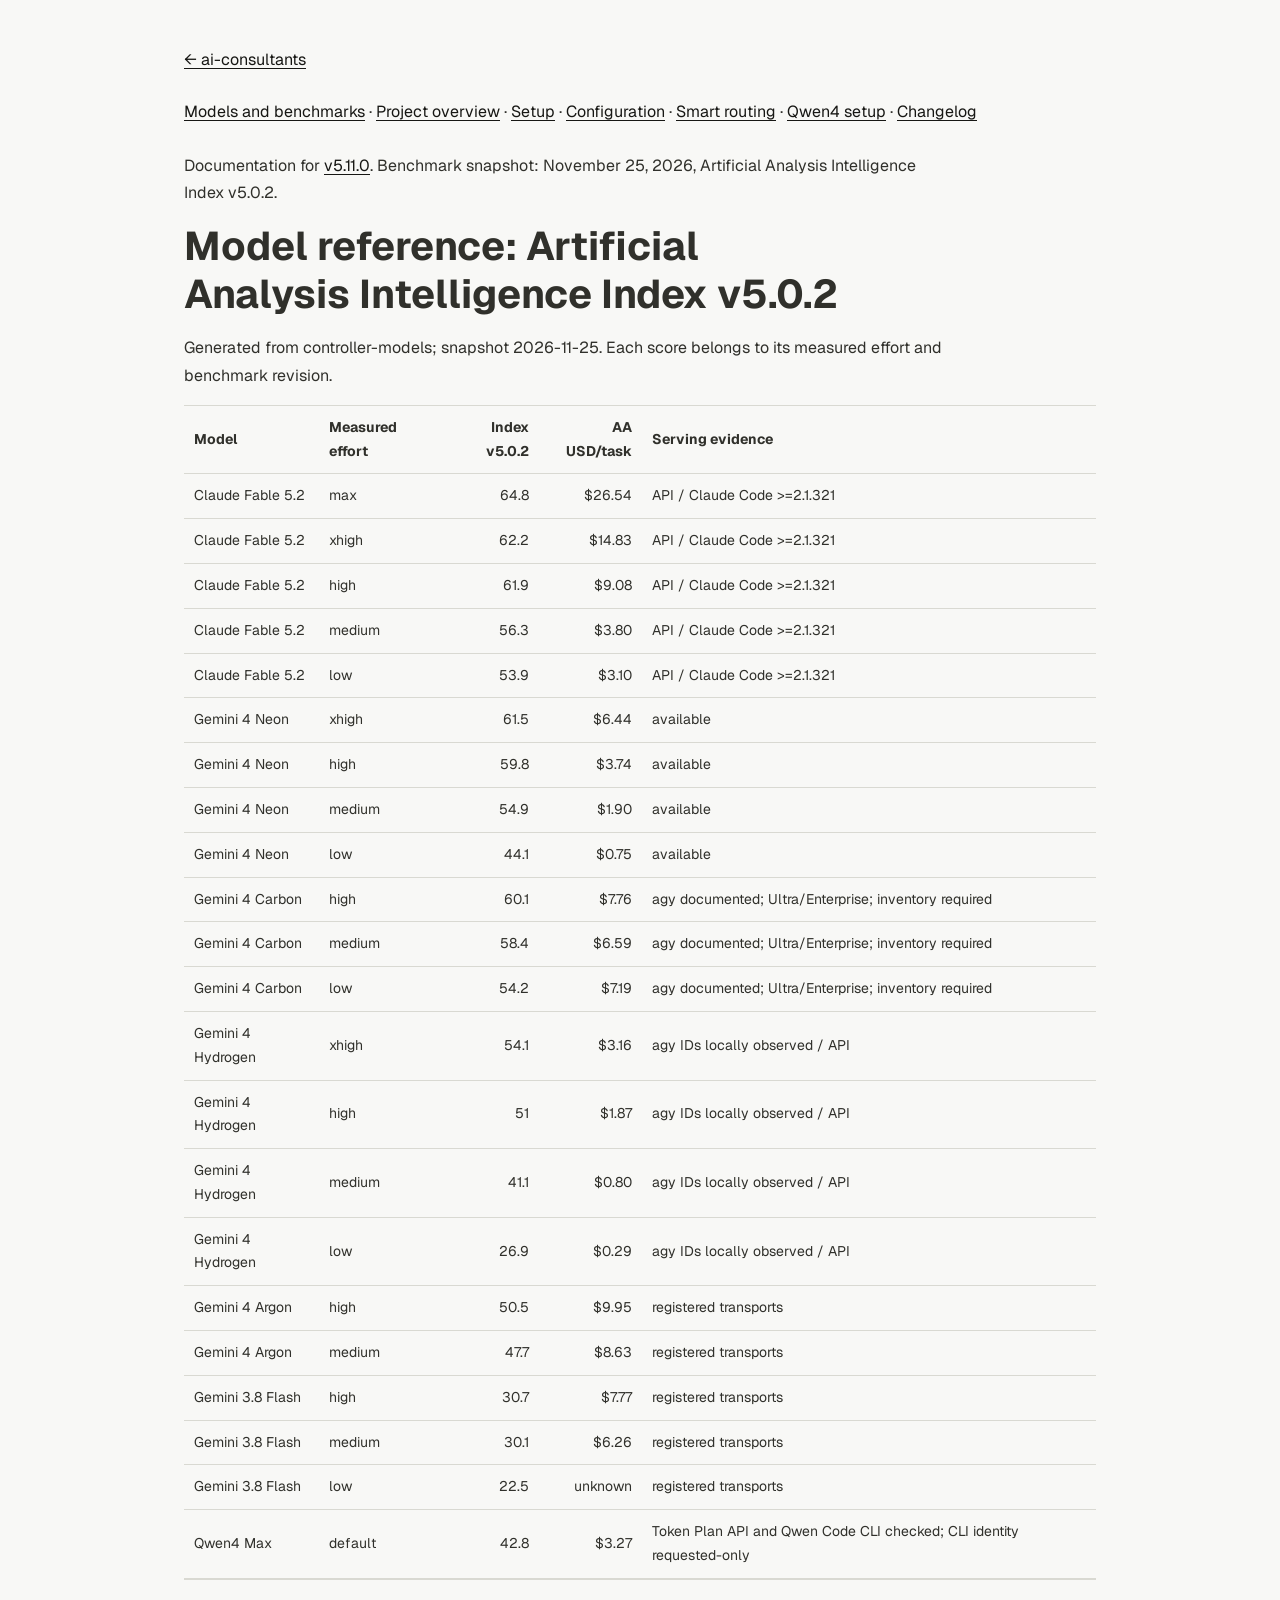
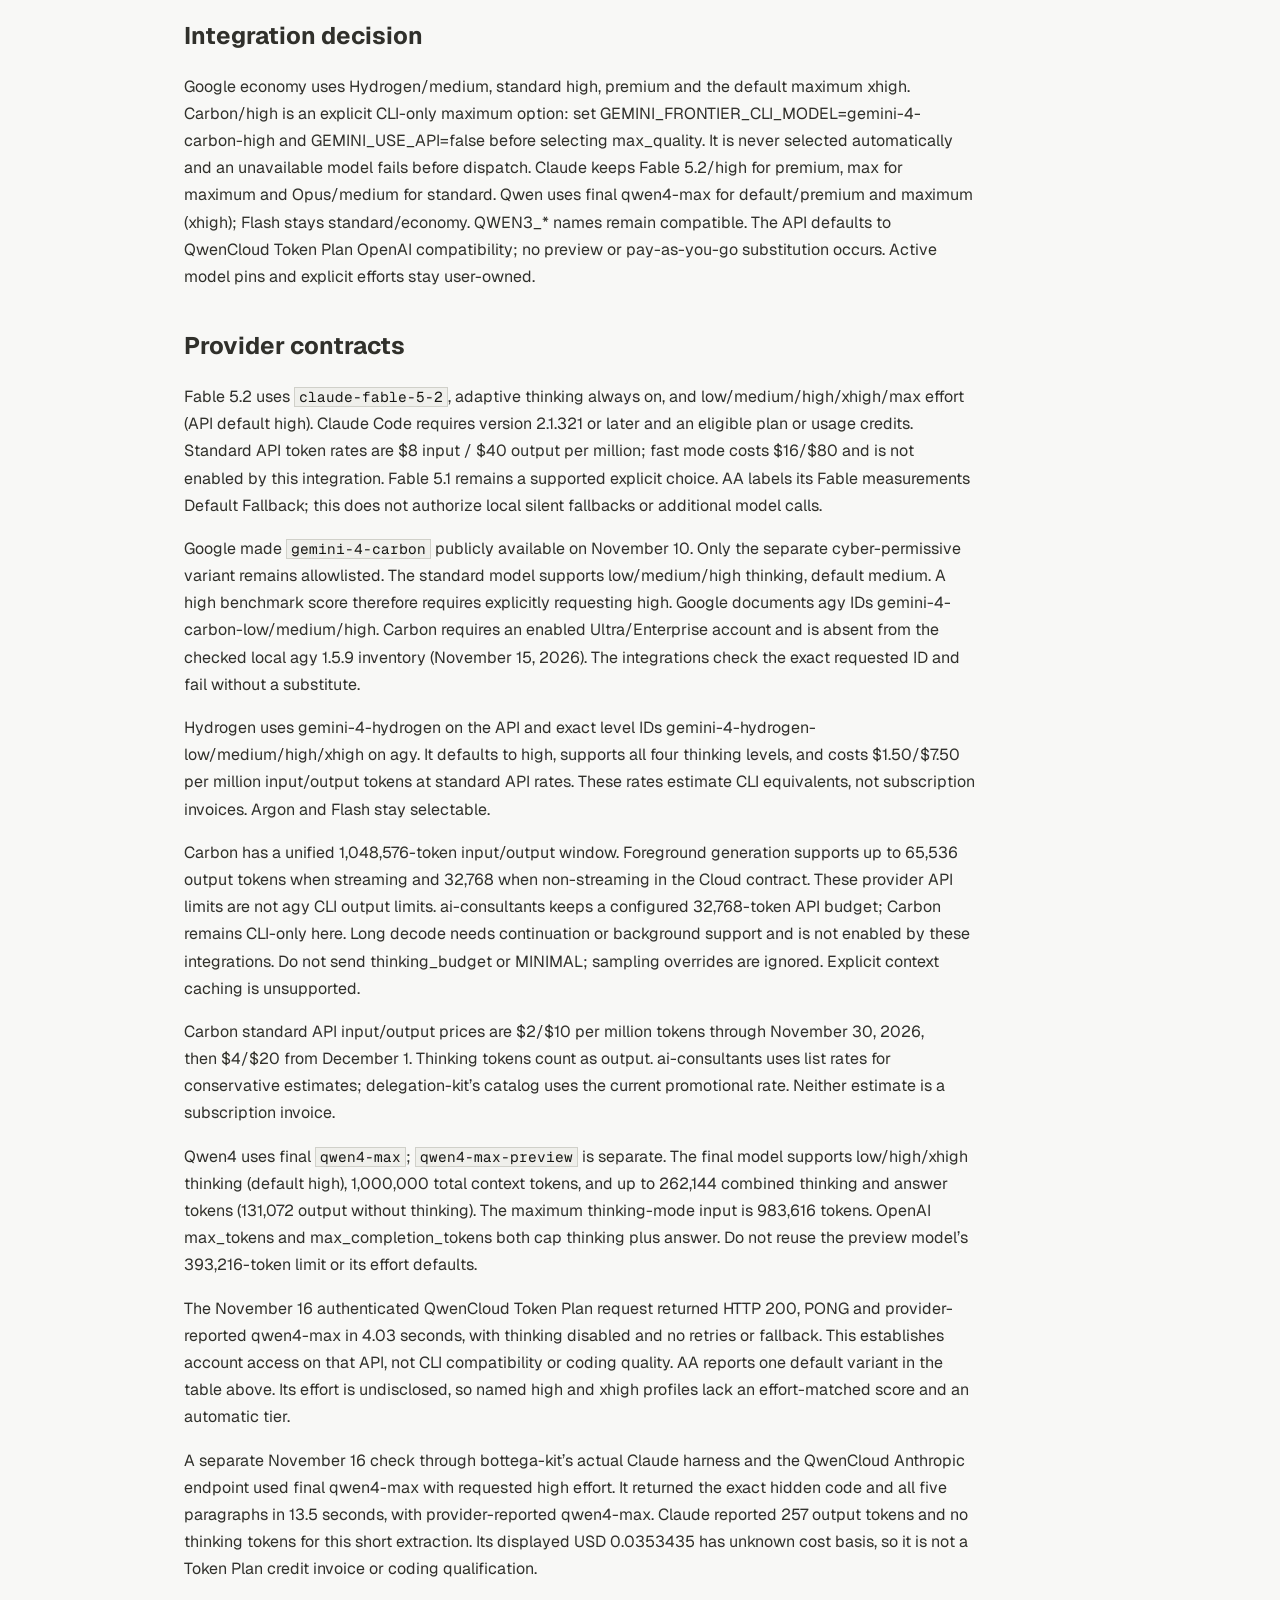
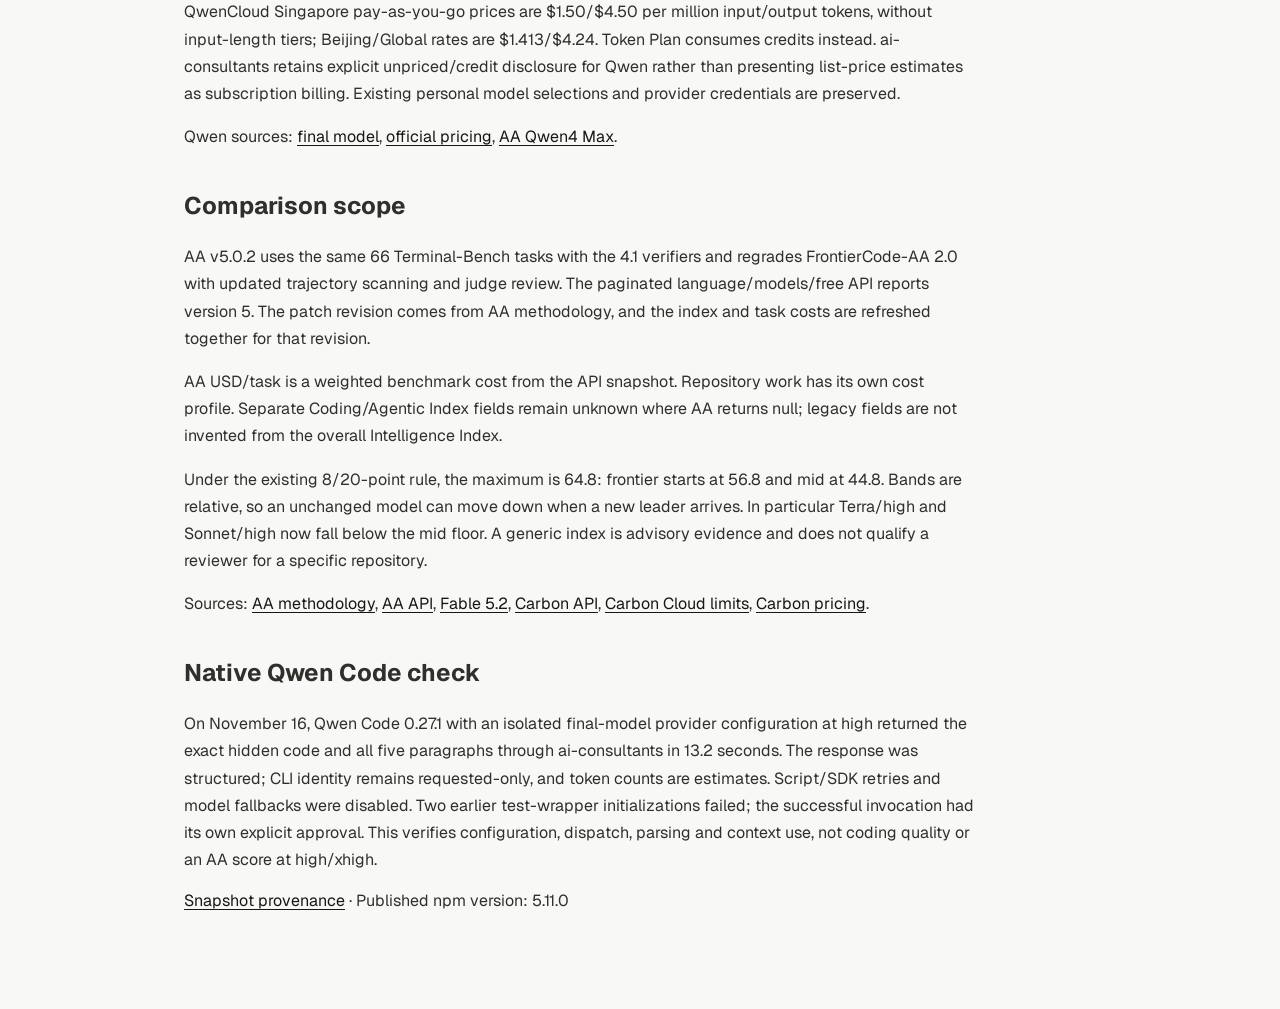
<file: docs/index.html>
<!DOCTYPE html>
<html lang="en">
<head>
    <meta charset="UTF-8">
    <meta name="viewport" content="width=device-width, initial-scale=1.0">
    <title>Models and benchmarks — ai-consultants</title>
    <meta name="description" content="Released model documentation for Qwen4 Max, measured with Artificial Analysis v5.0.2.">
    <meta name="theme-color" content="#000000" media="(prefers-color-scheme: dark)">
    <meta name="theme-color" content="#f8f8f6" media="(prefers-color-scheme: light)">

    <!-- SEO -->
    <link rel="canonical" href="https://aiconsultants.sh/docs/">
    <meta name="robots" content="index, follow">
    <meta name="author" content="Matteo Scurati">
    <meta name="keywords" content="ai-consultants, multiple AI models, second opinion, design review, threat modeling, Claude Code skill, Codex, Gemini, Mistral, npx ai-consultants">

    <!-- Open Graph -->
    <meta property="og:type" content="website">
    <meta property="og:url" content="https://aiconsultants.sh/docs/">
    <meta property="og:site_name" content="ai-consultants">
    <meta property="og:title" content="Models and benchmarks — ai-consultants">
    <meta property="og:description" content="Released model integration and documentation.">
    <meta property="og:image" content="https://aiconsultants.sh/og-image.png">
    <meta property="og:image:width" content="1200">
    <meta property="og:image:height" content="630">
    <meta property="og:image:alt" content="A real ai-consultants run: one question, answers from Gemini, Codex and Mistral, and one merged list of risks and edge cases tagged with the models that raised each.">

    <!-- Twitter -->
    <meta name="twitter:card" content="summary_large_image">
    <meta name="twitter:title" content="Models and benchmarks — ai-consultants">
    <meta name="twitter:description" content="Released model integration and documentation.">
    <meta name="twitter:image" content="https://aiconsultants.sh/og-image.png">
    <meta name="twitter:image:alt" content="A real ai-consultants run: one question, answers from Gemini, Codex and Mistral, and one merged list of risks and edge cases tagged with the models that raised each.">

    <!-- JSON-LD Structured Data (softwareVersion is rewritten at release by sync_site.sh) -->
    

    <script defer src="https://cloud.umami.is/script.js" data-website-id="ed9fc15a-2479-44ad-b6ff-e32001f8ea1d"></script>

    <link rel="preconnect" href="https://fonts.googleapis.com">
    <link rel="preconnect" href="https://fonts.gstatic.com" crossorigin>
    <link href="https://fonts.googleapis.com/css2?family=Geist:wght@400;500;600;700&amp;family=Geist+Mono:wght@400;500;600&amp;display=swap" rel="stylesheet">
    <link rel="icon" href="/favicon.svg" type="image/svg+xml">
    <link rel="icon" href="/favicon-32.png" type="image/png" sizes="32x32">
    <link rel="apple-touch-icon" href="/apple-touch-icon.png">
    <script>
        // Motion is opt-in: only without reduced motion, and dropped if the page script never runs
        if (!(window.matchMedia && window.matchMedia('(prefers-reduced-motion: reduce)').matches)) {
            document.documentElement.classList.add('motion');
            setTimeout(function () { if (!window.__aicMotion) document.documentElement.classList.remove('motion'); }, 3000);
        }
    </script>
    <style>
        *, *::before, *::after { margin: 0; padding: 0; box-sizing: border-box; }

        :root {
            --font-body: 'Geist', system-ui, -apple-system, sans-serif;
            --font-mono: 'Geist Mono', ui-monospace, SFMono-Regular, Menlo, monospace;
            --gutter: 24px;
            /* Motion: --ease for UI states, --e/--e2/--io for the load and story choreography */
            --ease: cubic-bezier(0.22, 1, 0.36, 1);
            --e: cubic-bezier(0.16, 1, 0.3, 1);
            --e2: cubic-bezier(0.33, 1, 0.68, 1);
            --io: cubic-bezier(0.65, 0, 0.35, 1);
        }

        html { scroll-behavior: smooth; scroll-padding-top: 96px; -webkit-text-size-adjust: 100%; }

        body {
            font-family: var(--font-body);
            font-size: 16px;
            line-height: 24px;
            background: var(--bg);
            color: var(--text-body);
            -webkit-font-smoothing: antialiased;
            overflow-wrap: break-word;
        }

        h1, h2, h3 { text-wrap: balance; }
        p, li, dd { text-wrap: pretty; }

        a { color: var(--text); text-underline-offset: 3px; transition: color 0.3s var(--ease), border-color 0.3s var(--ease); }
        strong { color: var(--text); font-weight: 600; }

        code {
            font-family: var(--font-mono);
            font-size: 0.875em;
            color: var(--text);
            background: var(--bg-elevated);
            border: 1px solid var(--border-light);
            padding: 0 4px;
            overflow-wrap: anywhere;
        }

        :focus-visible { outline: 2px solid var(--text); outline-offset: 4px; }

        .sr-only {
            position: absolute; width: 1px; height: 1px; padding: 0; margin: -1px;
            overflow: hidden; clip: rect(0, 0, 0, 0); white-space: nowrap; border: 0;
        }

        .skip-link {
            position: absolute; left: 16px; top: -48px; z-index: 300;
            background: var(--text); color: var(--bg);
            font-family: var(--font-mono); font-size: 14px; line-height: 20px;
            padding: 8px 12px; text-decoration: none;
        }
        .skip-link:focus { top: 12px; }

        .container { max-width: 1200px; margin: 0 auto; padding: 0 var(--gutter); }
        .prose { max-width: 680px; }

        /* ——— NAV: floats off the top edge, sized to its content ——— */
        .site-nav {
            position: sticky; top: 12px; z-index: 100;
            margin-top: 12px;
            padding: 0 var(--gutter);
        }

        .nav-inner {
            position: relative; isolation: isolate;
            display: flex; align-items: center; justify-content: space-between; gap: 48px;
            width: fit-content; max-width: 100%;
            height: 56px; margin: 0 auto; padding: 0 16px 0 24px;
        }
        /* The blurred surface lives on a pseudo element, so the fixed mobile panel is not trapped by backdrop-filter */
        .nav-inner::before {
            content: ""; position: absolute; inset: 0; z-index: -1;
            background: var(--bg);
            border: 1px solid var(--border-light);
        }

        .wordmark {
            font-family: var(--font-mono);
            font-size: 14px; line-height: 20px; font-weight: 600;
            color: var(--text); text-decoration: none;
            letter-spacing: -0.02em;
        }

        .nav-links { display: flex; align-items: center; gap: 24px; list-style: none; }

        .nav-links a {
            font-family: var(--font-mono);
            font-size: 14px; line-height: 20px;
            color: var(--text-secondary);
            text-decoration: none;
            display: inline-flex; align-items: center; gap: 8px;
        }
        .nav-links a:hover { color: var(--text); }
        .nav-links a.current { color: var(--text); }
        .nav-links img { height: 20px; width: auto; display: block; }

        .menu-btn {
            display: none;
            align-items: center; gap: 12px;
            background: none; border: 1px solid var(--border-light);
            color: var(--text); cursor: pointer;
            font-family: var(--font-mono); font-size: 14px; line-height: 20px; font-weight: 600;
            padding: 4px 12px;
            transition: border-color 0.3s var(--ease), transform 0.3s var(--ease);
        }
        .menu-btn:hover { border-color: var(--text-muted); }
        .menu-btn:active { transform: scale(0.98); }
        .menu-btn .bars { position: relative; display: block; width: 16px; height: 12px; }
        .menu-btn .bars span {
            position: absolute; left: 0; right: 0; height: 2px; background: var(--text);
            transition: transform 0.5s var(--ease), opacity 0.3s var(--ease);
        }
        .menu-btn .bars span:nth-child(1) { top: 0; }
        .menu-btn .bars span:nth-child(2) { top: 5px; }
        .menu-btn .bars span:nth-child(3) { top: 10px; }
        .menu-btn[aria-expanded="true"] .bars span:nth-child(1) { transform: translateY(5px) rotate(45deg); }
        .menu-btn[aria-expanded="true"] .bars span:nth-child(2) { opacity: 0; }
        .menu-btn[aria-expanded="true"] .bars span:nth-child(3) { transform: translateY(-5px) rotate(-45deg); }

        /* ——— SHARED ——— */
        .section-label {
            font-family: var(--font-mono);
            font-size: 14px; line-height: 20px; font-weight: 500;
            color: var(--text-muted);
            margin-bottom: 16px;
        }

        section { padding: 80px 0 96px; border-bottom: 1px solid var(--border); }

        section h2 {
            font-size: 36px; line-height: 40px;
            font-weight: 600; letter-spacing: -0.025em;
            color: var(--text);
            margin-bottom: 24px;
            max-width: 680px;
        }

        .lead { font-size: 18px; line-height: 28px; color: var(--text-body); max-width: 680px; margin-bottom: 40px; }

        /* Command block: real text, wraps instead of scrolling, own copy button */
        .cmd {
            display: flex; align-items: flex-start; gap: 12px;
            background: var(--bg-elevated);
            border: 1px solid var(--border-light);
            padding: 12px 12px 12px 16px;
            font-family: var(--font-mono); font-size: 14px; line-height: 20px;
            color: var(--text);
        }
        .cmd-line { flex: 1; min-width: 0; white-space: pre-wrap; overflow-wrap: anywhere; }
        .cmd code.cmd-line { background: none; border: 0; padding: 0; font-size: inherit; color: inherit; }
        .prompt { color: var(--text-muted); user-select: none; -webkit-user-select: none; }

        .copy {
            flex: none;
            font-family: var(--font-mono); font-size: 12px; line-height: 16px; font-weight: 600;
            color: var(--text); background: transparent;
            border: 1px solid var(--border-strong);
            padding: 2px 8px; cursor: pointer;
            transition: border-color 0.3s var(--ease), background-color 0.3s var(--ease), transform 0.3s var(--ease);
        }
        .copy:hover { border-color: var(--text-muted); background: var(--bg-card); }
        .copy:active { transform: scale(0.98); }

        /* ——— HERO ——— */
        .hero { padding: 64px 0 96px; border-bottom: 1px solid var(--border); }

        .hero-grid { display: grid; grid-template-columns: minmax(0, 1fr); gap: 48px; }

        .eyebrow {
            font-family: var(--font-mono);
            font-size: 14px; line-height: 20px; color: var(--text-secondary);
            margin-bottom: 16px; max-width: 46ch;
        }

        .hero h1 {
            font-size: 36px; line-height: 40px;
            font-weight: 600; letter-spacing: -0.03em;
            color: var(--text);
            max-width: 680px;
            margin-bottom: 24px;
        }

        .subhead { font-size: 18px; line-height: 28px; color: var(--text-body); margin-bottom: 32px; max-width: 60ch; }

        .cta-label {
            font-family: var(--font-mono);
            font-size: 14px; line-height: 20px; font-weight: 500;
            color: var(--text); margin-bottom: 12px;
        }

        .cmd-hero {
            background: var(--bg);
            border-color: var(--border-bright);
            color: var(--text);
        }
        .cmd-hero .copy {
            font-size: 14px; line-height: 20px;
            padding: 8px 12px; margin: -4px -4px -4px 0;
            background: var(--text); color: var(--bg);
            border-color: var(--text);
        }
        .cmd-hero .copy:hover { background: var(--text-body); border-color: var(--text-body); }

        .card-video { display: block; width: 100%; height: auto; background: var(--bg); border-bottom: 1px solid var(--border); }
        .cmd-hero + .cmd-hero { margin-top: 8px; }
        .cmd-hint { display: block; color: var(--text-muted); font-size: 12px; line-height: 16px; margin-top: 4px; user-select: none; -webkit-user-select: none; }
        .r-gloss { color: var(--text-secondary); font-size: 12px; line-height: 16px; font-weight: 400; }

        .cta-notes { margin-top: 16px; display: grid; gap: 8px; max-width: 60ch; }
        .cta-notes p { font-size: 14px; line-height: 20px; color: var(--text-secondary); }

        .quiet-link {
            display: inline-block; margin-top: 24px;
            font-family: var(--font-mono); font-size: 14px; line-height: 20px;
            color: var(--text-secondary); text-decoration: none;
            border-bottom: 1px solid var(--border-strong);
            padding-bottom: 2px;
        }
        .quiet-link:hover { color: var(--text); border-color: var(--text-muted); }

        /* Example card: selectable monospace text in a terminal frame */
        .card {
            background: var(--bg-elevated);
            border: 1px solid var(--border-light);
            min-width: 0;
        }

        .card-bar {
            display: flex; align-items: center; gap: 8px;
            height: 32px; padding: 0 16px;
            border-bottom: 1px solid var(--border);
        }
        .card-bar i { width: 8px; height: 8px; border-radius: 9999px; background: var(--border-strong); display: block; }

        .card-body { padding: 24px; font-family: var(--font-mono); font-size: 14px; line-height: 20px; }

        .card-label {
            font-size: 12px; line-height: 16px; font-weight: 500;
            color: var(--text-muted);
            margin-bottom: 8px;
        }

        .r-outcome { color: var(--text-body); }
        .r-outcome b { color: var(--text); font-weight: 500; }
        .r-head { color: var(--text); font-weight: 500; margin: 16px 0 8px; }

        /* The story keeps the list at its resting height, so the page never shifts */
        .r-clip { overflow: hidden; }
        .r-list { list-style: none; display: grid; gap: 12px; }
        .r-list li { display: grid; grid-template-columns: 16px minmax(0, 1fr); }
        .r-list li::before { content: "-"; color: var(--text-muted); }
        .kind { color: var(--text-muted); }
        .point { color: var(--text-body); }
        .by { color: var(--text-muted); white-space: nowrap; }
        .by b { color: var(--text); font-weight: 500; }
        .solo { color: var(--accent); display: inline-block; }

        .legend { margin-top: 16px; color: var(--text-secondary); font-size: 12px; line-height: 16px; }

        .show-all {
            margin-top: 16px;
            font-family: var(--font-mono); font-size: 12px; line-height: 16px; font-weight: 600;
            color: var(--text); background: none;
            border: 1px solid var(--border-strong);
            padding: 4px 8px; cursor: pointer;
            transition: border-color 0.3s var(--ease), transform 0.3s var(--ease);
        }
        .show-all:hover { border-color: var(--text-muted); }
        .show-all:active { transform: scale(0.98); }

        .card figcaption {
            border-top: 1px solid var(--border);
            padding: 12px 24px;
            font-size: 14px; line-height: 20px; color: var(--text-muted);
        }

        /* ——— HOW IT WORKS ——— */
        .pipeline {
            display: flex; flex-wrap: wrap; gap: 8px; align-items: center;
            margin-bottom: 40px;
            font-family: var(--font-mono); font-size: 14px; line-height: 20px;
            list-style: none;
        }
        .pipeline-step {
            padding: 8px 16px; border: 1px solid var(--border-light); color: var(--text-secondary);
            transition: border-color 0.3s var(--ease), color 0.3s var(--ease), background-color 0.3s var(--ease);
        }
        .pipeline-step.lit { border-color: var(--text-muted); color: var(--text); background: var(--bg-elevated); }
        .pipeline-arrow { color: var(--text-muted); }

        .diagram { display: none; margin: 0 0 64px; }
        .diagram svg { width: 100%; height: auto; display: block; overflow: visible; }
        .diagram .box { fill: var(--bg-elevated); stroke: var(--border-strong); transition: stroke 0.3s var(--ease); }
        .diagram .lit .box { stroke: var(--text); }
        .diagram .line { fill: none; stroke: var(--border-strong); stroke-width: 1.5; }
        .diagram .track { stroke: var(--border-light); stroke-width: 4; }
        .diagram .fill { stroke: var(--text-muted); stroke-width: 4; }
        .diagram .skip { fill: none; stroke: var(--border-strong); stroke-dasharray: 6 4; }
        .diagram text { font-family: var(--font-mono); font-size: 14px; fill: var(--text-body); transition: fill 0.3s var(--ease); }
        .diagram text.strong, .diagram .lit text { fill: var(--text); }
        .diagram text.dim { fill: var(--text-muted); }
        .diagram .pulse { fill: var(--text); opacity: 0; }
        .diagram .halo { fill: var(--text); opacity: 0; }

        .steps { list-style: none; display: grid; gap: 32px; }
        .step { display: grid; grid-template-columns: 48px minmax(0, 1fr); gap: 16px; }
        .step-num { font-family: var(--font-mono); font-size: 14px; line-height: 20px; color: var(--text-muted); padding-top: 4px; font-variant-numeric: tabular-nums; }
        .step:target .step-num { color: var(--text); }
        .step h3 { font-size: 20px; line-height: 28px; font-weight: 600; color: var(--text); margin-bottom: 8px; }
        .step p { font-size: 16px; line-height: 24px; color: var(--text-body); max-width: 65ch; }

        .footnote {
            margin-top: 40px; max-width: 768px;
            font-size: 14px; line-height: 20px; color: var(--text-secondary);
            border-top: 1px solid var(--border); padding-top: 16px;
        }

        /* ——— WHEN ——— */
        .when-grid { display: grid; grid-template-columns: minmax(0, 1fr); gap: 40px; margin-bottom: 40px; }

        .col-title {
            font-family: var(--font-mono);
            font-size: 14px; line-height: 20px; font-weight: 500;
            color: var(--text);
            padding-bottom: 8px; margin-bottom: 24px;
            border-bottom: 1px solid var(--border-light);
        }

        .use-list, .skip-list { list-style: none; display: grid; gap: 24px; }
        .use-list li, .skip-list li { position: relative; padding-left: 24px; font-size: 16px; line-height: 24px; }
        .use-list li::before, .skip-list li::before {
            position: absolute; left: 0; top: 0;
            font-family: var(--font-mono); color: var(--text-secondary);
        }
        .use-list li::before { content: "\2713"; }
        .skip-list li::before { content: "\2715"; }
        .skip-list { gap: 16px; }

        .situation { display: block; color: var(--text); font-weight: 600; margin-bottom: 8px; }
        .q {
            display: inline-block;
            font-family: var(--font-mono); font-size: 12px; line-height: 16px;
            color: var(--text-body);
            background: var(--bg-elevated);
            padding: 8px 12px;
            overflow-wrap: anywhere;
        }
        .q-extra { display: block; margin-top: 8px; color: var(--text-body); }

        .measured { background: var(--bg-elevated); padding: 24px; }
        .measured h3 { font-size: 16px; line-height: 24px; font-weight: 600; color: var(--text); margin-bottom: 8px; }
        .measured p { font-size: 16px; line-height: 24px; color: var(--text-body); max-width: 65ch; }

        /* ——— WORKS WITH ——— */
        .chip-row { display: grid; grid-template-columns: minmax(0, 1fr); gap: 12px; margin-bottom: 32px; }
        .row-label {
            font-family: var(--font-mono);
            font-size: 14px; line-height: 20px; font-weight: 500;
            color: var(--text-muted);
            padding-top: 4px;
        }
        .chips { list-style: none; display: flex; flex-wrap: wrap; gap: 8px; }
        .chips li {
            font-family: var(--font-mono); font-size: 14px; line-height: 20px;
            color: var(--text);
            border: 1px solid var(--border-light);
            padding: 4px 12px;
            transition: border-color 0.3s var(--ease), background-color 0.3s var(--ease);
        }
        .chips li.lit { border-color: var(--text-muted); background: var(--bg-elevated); }
        .works-note { max-width: 680px; font-size: 16px; line-height: 24px; color: var(--text-body); margin-top: 8px; }
        .small-print { margin-top: 24px; font-size: 14px; line-height: 20px; color: var(--text-muted); }

        /* ——— BEFORE YOU RUN ——— */
        .facts { display: grid; gap: 0; border-top: 1px solid var(--border-light); max-width: 900px; }
        .fact { display: grid; grid-template-columns: minmax(0, 1fr); gap: 8px; padding: 24px 0; border-bottom: 1px solid var(--border-light); }
        .fact dt {
            font-family: var(--font-mono);
            font-size: 14px; line-height: 20px; font-weight: 500;
            color: var(--text);
            padding-top: 2px;
        }
        .fact dd { font-size: 16px; line-height: 24px; color: var(--text-body); max-width: 70ch; }

        /* ——— GET STARTED ——— */
        .prereq { background: var(--bg-elevated); padding: 24px; margin-bottom: 32px; max-width: 820px; }
        .box-label {
            font-family: var(--font-mono);
            font-size: 14px; line-height: 20px; font-weight: 500;
            color: var(--text); margin-bottom: 12px;
        }
        .prereq > ul { list-style: none; display: grid; gap: 16px; }
        .prereq > ul > li { font-size: 16px; line-height: 24px; color: var(--text-body); padding-left: 16px; position: relative; }
        .prereq > ul > li::before { content: "-"; position: absolute; left: 0; color: var(--text-muted); }
        .cli-list { display: grid; gap: 12px; margin-top: 12px; }
        .cli-list > div { display: grid; grid-template-columns: minmax(0, 1fr); gap: 4px; }
        .cli-list dt { font-family: var(--font-mono); font-size: 14px; line-height: 20px; color: var(--text); }
        .cli-list dd { font-size: 14px; line-height: 20px; color: var(--text-secondary); }
        .cli-list .cmd { background: var(--bg); padding: 8px 8px 8px 12px; margin-bottom: 4px; }

        .tabs { max-width: 820px; }
        .tablist { display: flex; gap: 0; border-bottom: 1px solid var(--border-light); margin-bottom: 24px; flex-wrap: wrap; }
        .tab {
            font-family: var(--font-mono); font-size: 14px; line-height: 20px;
            color: var(--text-secondary); background: none;
            border: 0; border-bottom: 2px solid transparent;
            padding: 12px 16px; margin-bottom: -1px;
            cursor: pointer;
            transition: color 0.3s var(--ease), border-color 0.3s var(--ease);
        }
        .tab[aria-selected="true"] { color: var(--text); border-bottom-color: var(--text); }
        .tab:hover { color: var(--text); }
        .no-js .tablist { display: none; }
        .panel-title { display: none; }
        .no-js .panel-title { display: block; font-family: var(--font-mono); font-size: 14px; line-height: 20px; color: var(--text); margin: 24px 0 12px; }

        .setup-steps { list-style: none; display: grid; gap: 24px; }
        .setup-steps li { display: grid; grid-template-columns: 32px minmax(0, 1fr); gap: 8px; }
        .setup-n { font-family: var(--font-mono); font-size: 14px; line-height: 20px; color: var(--text-muted); padding-top: 12px; font-variant-numeric: tabular-nums; }
        .setup-steps p, .panel-text { font-size: 14px; line-height: 20px; color: var(--text-secondary); margin-top: 8px; }
        .cmd-stack { display: grid; gap: 12px; }
        .panel-text.then { margin: 8px 0 0; color: var(--text-body); }

        .warn {
            max-width: 820px; margin-top: 32px;
            background: var(--bg-elevated);
            padding: 16px 24px;
            font-size: 16px; line-height: 24px; color: var(--text-body);
        }

        .more-link {
            display: inline-block; margin-top: 24px;
            font-size: 16px; line-height: 24px; color: var(--text); text-decoration: none;
            border-bottom: 1px solid var(--border-strong);
        }
        .more-link:hover { border-color: var(--text); }

        /* ——— FAQ: question and answer side by side, always open ——— */
        .faq { max-width: 1040px; border-top: 1px solid var(--border-light); }
        .faq-item { display: grid; grid-template-columns: minmax(0, 1fr); gap: 8px; padding: 24px 0; border-bottom: 1px solid var(--border-light); }
        .faq dt { font-size: 18px; line-height: 28px; font-weight: 600; color: var(--text); }
        .faq dd { font-size: 16px; line-height: 24px; color: var(--text-body); max-width: 65ch; }
        .faq-more { margin-top: 32px; }

        /* ——— FOOTER ——— */
        footer { padding: 48px 0 64px; }
        .footer-main { display: flex; flex-wrap: wrap; justify-content: space-between; align-items: flex-start; gap: 24px; margin-bottom: 24px; }
        .footer-links { display: flex; flex-wrap: wrap; gap: 8px 24px; list-style: none; max-width: 680px; }
        .footer-links a {
            font-family: var(--font-mono); font-size: 14px; line-height: 20px;
            color: var(--text-secondary); text-decoration: none;
        }
        .footer-links a:hover { color: var(--text); }
        .shields { display: flex; flex-wrap: wrap; gap: 8px; align-items: center; }
        .shields a { display: inline-flex; }
        .shields img { height: 20px; width: auto; display: block; }
        .footer-fine { font-size: 12px; line-height: 16px; color: var(--text-muted); max-width: 820px; }
        .footer-fine a { color: var(--text-secondary); }

        /* ——— TOAST ——— */
        .toast {
            position: fixed; bottom: 24px; left: 50%;
            transform: translateX(-50%) translateY(16px);
            width: max-content; max-width: calc(100vw - 32px);
            font-family: var(--font-mono); font-size: 14px; line-height: 20px;
            color: var(--text); background: var(--bg-card);
            border: 1px solid var(--border-strong);
            padding: 8px 16px;
            opacity: 0; pointer-events: none;
            transition: opacity 0.3s var(--ease), transform 0.5s var(--ease);
            z-index: 200;
        }
        .toast.show { opacity: 1; transform: translateX(-50%) translateY(0); }

        /* ——— MOTION ———
           Only active when JS added html.motion (never under reduced motion), so without JS
           every element sits in its final state. */

        /* Page load: the hero copy and the example card rise and resolve from blur */
        .motion .k-up, .motion .k-left, .motion .k-pop, .motion .k-card, .motion .k-fade {
            transition: transform 1.05s var(--e) var(--d, 0s), opacity 0.75s var(--e2) var(--d, 0s), filter 0.75s var(--e2) var(--d, 0s);
        }
        .motion .k-card { transition-duration: 0.9s, 0.6s, 0.6s; }
        .motion .hero:not(.in) .k-up { opacity: 0; transform: translateY(10px); filter: blur(4px); }
        .motion .hero:not(.in) .k-left { opacity: 0; transform: translateX(-10px); filter: blur(4px); }
        .motion .hero:not(.in) .k-pop { opacity: 0; transform: scale(0.86); filter: blur(4px); }
        .motion .hero:not(.in) .k-card { opacity: 0; transform: translateY(24px) scale(0.985); filter: blur(6px); }
        .motion .hero:not(.in) .k-fade { opacity: 0; }

        .hero .eyebrow { --d: 0s; }
        .hero h1 { --d: 0.08s; }
        .hero .subhead { --d: 0.16s; }
        .hero .cta > :nth-child(1) { --d: 0.26s; }
        .hero .cta > :nth-child(2) { --d: 0.32s; }
        .hero .cta > :nth-child(3) { --d: 0.38s; }
        .hero .cta > :nth-child(4) { --d: 0.46s; }
        .hero .cta > :nth-child(5) { --d: 0.52s; }
        .hero .card { --d: 0.18s; }
        .hero .card-bar i:nth-child(1) { --d: 0.34s; }
        .hero .card-bar i:nth-child(2) { --d: 0.38s; }
        .hero .card-bar i:nth-child(3) { --d: 0.42s; }
        .hero .card-video { --d: 0.4s; }
        .hero .card-label { --d: 0.5s; }
        .hero .r-outcome { --d: 0.56s; }
        .hero .r-gloss { --d: 0.6s; }
        .hero .r-head { --d: 0.64s; }
        .hero .r-list > li:nth-child(1) { --d: 0.7s; }
        .hero .r-list > li:nth-child(2) { --d: 0.76s; }
        .hero .r-list > li:nth-child(3) { --d: 0.82s; }
        .hero .r-list > li:nth-child(4) { --d: 0.88s; }
        .hero .r-list > li:nth-child(2) .solo { --d: 0.86s; }
        .hero .r-list > li:nth-child(3) .solo { --d: 0.92s; }
        .hero .r-list > li:nth-child(4) .solo { --d: 0.98s; }
        .hero .legend, .hero .show-all { --d: 1s; }
        .hero figcaption { --d: 1.06s; }

        /* Diagram: nodes pop in reading order, connectors draw on, the merged list fills like progress */
        .motion .diagram .node { transform-box: fill-box; transform-origin: center; transition: transform 1.05s var(--e) var(--d, 0s), opacity 0.75s var(--e2) var(--d, 0s); }
        .motion .diagram:not(.in) .node { opacity: 0; transform: scale(0.86); }
        .motion .diagram .line, .motion .diagram .fill { stroke-dasharray: 1; transition: stroke-dashoffset 0.9s var(--io) var(--d, 0s); }
        .motion .diagram .fill { transition-duration: 0.7s; }
        .motion .diagram:not(.in) .line, .motion .diagram:not(.in) .fill { stroke-dashoffset: 1; }
        .motion .diagram .k-fade { transition: opacity 0.75s var(--e2) var(--d, 0s); }
        .motion .diagram:not(.in) .k-fade { opacity: 0; }
        .diagram .n-q { --d: 0s; }
        .diagram .in-path { --d: 0.12s; }
        .diagram .n-m1 { --d: 0.3s; }
        .diagram .n-m2 { --d: 0.36s; }
        .diagram .n-m3 { --d: 0.42s; }
        .diagram .out-path { --d: 0.5s; }
        .diagram .n-out { --d: 0.78s; }
        .diagram .fill:nth-of-type(1) { --d: 1s; }
        .diagram .fill:nth-of-type(2) { --d: 1.08s; }
        .diagram .fill:nth-of-type(3) { --d: 1.16s; }
        .diagram .n-skip { --d: 1.3s; }

        /* Text sections: rise and fade in once as they enter the viewport */
        .motion [data-reveal] { transition: opacity 0.7s var(--ease) var(--d, 0s), transform 0.7s var(--ease) var(--d, 0s); }
        .motion [data-reveal]:not(.in) { opacity: 0; transform: translateY(16px); }

        /* ——— RESPONSIVE ——— */
        @media (min-width: 640px) {
            code { white-space: nowrap; }
            .cmd code.cmd-line { white-space: pre-wrap; }
        }

        @media (min-width: 720px) {
            .cli-list > div { grid-template-columns: 72px minmax(0, 1fr); gap: 12px; }
            .cli-list dt { padding-top: 8px; }
            .chip-row { grid-template-columns: 168px minmax(0, 1fr); gap: 16px; }
            .fact { grid-template-columns: 168px minmax(0, 1fr); gap: 24px; }
        }

        @media (min-width: 860px) {
            .when-grid { grid-template-columns: repeat(2, minmax(0, 1fr)); gap: 64px; }
            .faq-item { grid-template-columns: minmax(0, 5fr) minmax(0, 7fr); gap: 48px; }
        }

        @media (min-width: 900px) {
            .diagram { display: block; }
            .pipeline { display: none; }
        }

        @media (min-width: 1024px) {
            .hero { padding-top: 80px; }
            .hero-grid { grid-template-columns: minmax(0, 1fr) minmax(0, 1fr); gap: 64px; align-items: start; }
            .hero h1 { font-size: 48px; line-height: 1; }
            .show-all { display: none; }
        }

        @media (max-width: 1023px) {
            .card.collapsed .r-list > li:nth-child(n+4):not(.leave) { display: none; }
        }

        @media (max-width: 859px) {
            .nav-inner { width: 100%; }
            .menu-btn { display: inline-flex; }
            .nav-links {
                position: fixed; inset: 0; z-index: -2;
                display: flex; flex-direction: column; align-items: flex-start; gap: 24px;
                background: var(--bg);
                padding: 96px var(--gutter) 48px;
                opacity: 0; visibility: hidden;
                transition: opacity 0.3s var(--ease), visibility 0s linear 0.3s;
            }
            .nav-links a { font-family: var(--font-body); font-size: 24px; line-height: 32px; font-weight: 600; color: var(--text); }
            .nav-links li { opacity: 0; transform: translateY(8px); transition: opacity 0.3s var(--ease), transform 0.5s var(--ease); }
            .nav-links.open { opacity: 1; visibility: visible; transition: opacity 0.3s var(--ease), visibility 0s; }
            .nav-links.open li { opacity: 1; transform: none; }
            .nav-links.open li:nth-child(2) { transition-delay: 60ms; }
            .nav-links.open li:nth-child(3) { transition-delay: 120ms; }
            .nav-links.open li:nth-child(4) { transition-delay: 180ms; }
            .nav-links.open li:nth-child(5) { transition-delay: 240ms; }
            .no-js .nav-links { position: static; z-index: auto; opacity: 1; visibility: visible; flex-direction: row; flex-wrap: wrap; gap: 16px; padding: 0 0 12px; background: none; }
            .no-js .nav-links li { opacity: 1; transform: none; }
            .no-js .nav-links a { font-family: var(--font-mono); font-size: 14px; line-height: 20px; font-weight: 400; }
            .no-js .nav-inner { flex-wrap: wrap; height: auto; padding-top: 12px; }
            .no-js .menu-btn { display: none; }
        }

        @media (max-width: 639px) {
            :root { --gutter: 16px; }
            section { padding: 64px 0 80px; }
            section h2 { font-size: 30px; line-height: 36px; }
            .hero { padding: 48px 0 80px; }
            .subhead { font-size: 16px; line-height: 24px; }
            .lead { font-size: 16px; line-height: 24px; }
            .cmd-hero { padding: 12px; }
            .card-body { padding: 16px; }
            .card figcaption { padding: 12px 16px; }
            .by { white-space: normal; }
            .prereq { padding: 16px; }
            .measured { padding: 16px; }
            .warn { padding: 16px; }
        }

        @media (prefers-reduced-motion: reduce) {
            html { scroll-behavior: auto; }
            *, *::before, *::after { transition: none !important; }
        }
    </style>
<style>.preview{padding-top:48px;padding-bottom:80px;max-width:960px}.preview nav{margin:24px 0;line-height:2}.preview article{line-height:1.7;overflow-wrap:anywhere}.preview h1{font-size:2.5rem;line-height:1.2}.preview h2,.preview h3{margin:36px 0 14px}.preview p,.preview ul,.preview ol,.preview blockquote{margin:16px 0}.preview ul,.preview ol{padding-left:24px}.preview pre{overflow:auto;padding:16px;border:1px solid var(--border);margin:16px 0;white-space:pre}.preview table{border-collapse:collapse;min-width:600px;font-size:14px}.preview th,.preview td{padding:10px;text-align:left;border-bottom:1px solid var(--border)}.preview .table-scroll{overflow-x:auto}.preview blockquote{border-left:2px solid var(--text-muted);padding-left:16px}.preview a{text-decoration:underline}.preview code{font-size:.9em}.preview pre code{font-size:13px}</style>    <link rel="stylesheet" href="/site-tokens.css">
</head><body><a class="skip-link" href="#main">Skip to content</a><main id="main" class="container preview"><a href="/">← ai-consultants</a><nav aria-label="Documentation"><a href="/docs/" aria-current="page">Models and benchmarks</a> · <a href="/docs/overview.html">Project overview</a> · <a href="/docs/setup.html">Setup</a> · <a href="/docs/configuration.html">Configuration</a> · <a href="/docs/routing.html">Smart routing</a> · <a href="/docs/recipes.html">Qwen4 setup</a> · <a href="/docs/changelog.html">Changelog</a></nav><article><p>Documentation for <a href="https://github.com/reasance/ai-consultants/releases/tag/v5.11.0">v5.11.0</a>. Benchmark snapshot: November 25, 2026, Artificial Analysis Intelligence Index v5.0.2.</p>
<h1 id="model-reference-artificial-analysis-intelligence-index-v502">Model reference: Artificial Analysis Intelligence Index v5.0.2</h1>
<p>Generated from controller-models; snapshot 2026-11-25. Each score belongs to its measured effort and benchmark revision.</p>
<div class="table-scroll" tabindex="0" role="region" aria-label="Documentation table 1"><table>
<thead>
<tr>
<th>Model</th>
<th>Measured effort</th>
<th style="text-align: right;">Index v5.0.2</th>
<th style="text-align: right;">AA USD/task</th>
<th>Serving evidence</th>
</tr>
</thead>
<tbody>
<tr>
<td>Claude Fable 5.2</td>
<td>max</td>
<td style="text-align: right;">64.8</td>
<td style="text-align: right;">$26.54</td>
<td>API / Claude Code &gt;=2.1.321</td>
</tr>
<tr>
<td>Claude Fable 5.2</td>
<td>xhigh</td>
<td style="text-align: right;">62.2</td>
<td style="text-align: right;">$14.83</td>
<td>API / Claude Code &gt;=2.1.321</td>
</tr>
<tr>
<td>Claude Fable 5.2</td>
<td>high</td>
<td style="text-align: right;">61.9</td>
<td style="text-align: right;">$9.08</td>
<td>API / Claude Code &gt;=2.1.321</td>
</tr>
<tr>
<td>Claude Fable 5.2</td>
<td>medium</td>
<td style="text-align: right;">56.3</td>
<td style="text-align: right;">$3.80</td>
<td>API / Claude Code &gt;=2.1.321</td>
</tr>
<tr>
<td>Claude Fable 5.2</td>
<td>low</td>
<td style="text-align: right;">53.9</td>
<td style="text-align: right;">$3.10</td>
<td>API / Claude Code &gt;=2.1.321</td>
</tr>
<tr>
<td>Gemini 4 Neon</td>
<td>xhigh</td>
<td style="text-align: right;">61.5</td>
<td style="text-align: right;">$6.44</td>
<td>available</td>
</tr>
<tr>
<td>Gemini 4 Neon</td>
<td>high</td>
<td style="text-align: right;">59.8</td>
<td style="text-align: right;">$3.74</td>
<td>available</td>
</tr>
<tr>
<td>Gemini 4 Neon</td>
<td>medium</td>
<td style="text-align: right;">54.9</td>
<td style="text-align: right;">$1.90</td>
<td>available</td>
</tr>
<tr>
<td>Gemini 4 Neon</td>
<td>low</td>
<td style="text-align: right;">44.1</td>
<td style="text-align: right;">$0.75</td>
<td>available</td>
</tr>
<tr>
<td>Gemini 4 Carbon</td>
<td>high</td>
<td style="text-align: right;">60.1</td>
<td style="text-align: right;">$7.76</td>
<td>agy documented; Ultra/Enterprise; inventory required</td>
</tr>
<tr>
<td>Gemini 4 Carbon</td>
<td>medium</td>
<td style="text-align: right;">58.4</td>
<td style="text-align: right;">$6.59</td>
<td>agy documented; Ultra/Enterprise; inventory required</td>
</tr>
<tr>
<td>Gemini 4 Carbon</td>
<td>low</td>
<td style="text-align: right;">54.2</td>
<td style="text-align: right;">$7.19</td>
<td>agy documented; Ultra/Enterprise; inventory required</td>
</tr>
<tr>
<td>Gemini 4 Hydrogen</td>
<td>xhigh</td>
<td style="text-align: right;">54.1</td>
<td style="text-align: right;">$3.16</td>
<td>agy IDs locally observed / API</td>
</tr>
<tr>
<td>Gemini 4 Hydrogen</td>
<td>high</td>
<td style="text-align: right;">51</td>
<td style="text-align: right;">$1.87</td>
<td>agy IDs locally observed / API</td>
</tr>
<tr>
<td>Gemini 4 Hydrogen</td>
<td>medium</td>
<td style="text-align: right;">41.1</td>
<td style="text-align: right;">$0.80</td>
<td>agy IDs locally observed / API</td>
</tr>
<tr>
<td>Gemini 4 Hydrogen</td>
<td>low</td>
<td style="text-align: right;">26.9</td>
<td style="text-align: right;">$0.29</td>
<td>agy IDs locally observed / API</td>
</tr>
<tr>
<td>Gemini 4 Argon</td>
<td>high</td>
<td style="text-align: right;">50.5</td>
<td style="text-align: right;">$9.95</td>
<td>registered transports</td>
</tr>
<tr>
<td>Gemini 4 Argon</td>
<td>medium</td>
<td style="text-align: right;">47.7</td>
<td style="text-align: right;">$8.63</td>
<td>registered transports</td>
</tr>
<tr>
<td>Gemini 3.8 Flash</td>
<td>high</td>
<td style="text-align: right;">30.7</td>
<td style="text-align: right;">$7.77</td>
<td>registered transports</td>
</tr>
<tr>
<td>Gemini 3.8 Flash</td>
<td>medium</td>
<td style="text-align: right;">30.1</td>
<td style="text-align: right;">$6.26</td>
<td>registered transports</td>
</tr>
<tr>
<td>Gemini 3.8 Flash</td>
<td>low</td>
<td style="text-align: right;">22.5</td>
<td style="text-align: right;">unknown</td>
<td>registered transports</td>
</tr>
<tr>
<td>Qwen4 Max</td>
<td>default</td>
<td style="text-align: right;">42.8</td>
<td style="text-align: right;">$3.27</td>
<td>Token Plan API and Qwen Code CLI checked; CLI identity requested-only</td>
</tr>
</tbody>
</table></div>
<h2 id="integration-decision">Integration decision</h2>
<p>Google economy uses Hydrogen/medium, standard high, premium and the default maximum xhigh. Carbon/high is an explicit CLI-only maximum option: set GEMINI_FRONTIER_CLI_MODEL=gemini-4-carbon-high and GEMINI_USE_API=false before selecting max_quality. It is never selected automatically and an unavailable model fails before dispatch. Claude keeps Fable 5.2/high for premium, max for maximum and Opus/medium for standard. Qwen uses final qwen4-max for default/premium and maximum (xhigh); Flash stays standard/economy. QWEN3_* names remain compatible. The API defaults to QwenCloud Token Plan OpenAI compatibility; no preview or pay-as-you-go substitution occurs. Active model pins and explicit efforts stay user-owned.</p>
<h2 id="provider-contracts">Provider contracts</h2>
<p>Fable 5.2 uses <code>claude-fable-5-2</code>, adaptive thinking always on, and low/medium/high/xhigh/max effort (API default high). Claude Code requires version 2.1.321 or later and an eligible plan or usage credits. Standard API token rates are $8 input / $40 output per million; fast mode costs $16/$80 and is not enabled by this integration. Fable 5.1 remains a supported explicit choice. AA labels its Fable measurements Default Fallback; this does not authorize local silent fallbacks or additional model calls.</p>
<p>Google made <code>gemini-4-carbon</code> publicly available on November 10. Only the separate cyber-permissive variant remains allowlisted. The standard model supports low/medium/high thinking, default medium. A high benchmark score therefore requires explicitly requesting high. Google documents agy IDs gemini-4-carbon-low/medium/high. Carbon requires an enabled Ultra/Enterprise account and is absent from the checked local agy 1.5.9 inventory (November 15, 2026). The integrations check the exact requested ID and fail without a substitute.</p>
<p>Hydrogen uses gemini-4-hydrogen on the API and exact level IDs gemini-4-hydrogen-low/medium/high/xhigh on agy. It defaults to high, supports all four thinking levels, and costs $1.50/$7.50 per million input/output tokens at standard API rates. These rates estimate CLI equivalents, not subscription invoices. Argon and Flash stay selectable.</p>
<p>Carbon has a unified 1,048,576-token input/output window. Foreground generation supports up to 65,536 output tokens when streaming and 32,768 when non-streaming in the Cloud contract. These provider API limits are not agy CLI output limits. ai-consultants keeps a configured 32,768-token API budget; Carbon remains CLI-only here. Long decode needs continuation or background support and is not enabled by these integrations. Do not send thinking_budget or MINIMAL; sampling overrides are ignored. Explicit context caching is unsupported.</p>
<p>Carbon standard API input/output prices are $2/$10 per million tokens through November 30, 2026, then $4/$20 from December 1. Thinking tokens count as output. ai-consultants uses list rates for conservative estimates; delegation-kit’s catalog uses the current promotional rate. Neither estimate is a subscription invoice.</p>
<p>Qwen4 uses final <code>qwen4-max</code>; <code>qwen4-max-preview</code> is separate. The final model supports low/high/xhigh thinking (default high), 1,000,000 total context tokens, and up to 262,144 combined thinking and answer tokens (131,072 output without thinking). The maximum thinking-mode input is 983,616 tokens. OpenAI max_tokens and max_completion_tokens both cap thinking plus answer. Do not reuse the preview model’s 393,216-token limit or its effort defaults.</p>
<p>The November 16 authenticated QwenCloud Token Plan request returned HTTP 200, PONG and provider-reported qwen4-max in 4.03 seconds, with thinking disabled and no retries or fallback. This establishes account access on that API, not CLI compatibility or coding quality. AA reports one default variant in the table above. Its effort is undisclosed, so named high and xhigh profiles lack an effort-matched score and an automatic tier.</p>
<p>A separate November 16 check through bottega-kit’s actual Claude harness and the QwenCloud Anthropic endpoint used final qwen4-max with requested high effort. It returned the exact hidden code and all five paragraphs in 13.5 seconds, with provider-reported qwen4-max. Claude reported 257 output tokens and no thinking tokens for this short extraction. Its displayed USD 0.0353435 has unknown cost basis, so it is not a Token Plan credit invoice or coding qualification.</p>
<p>QwenCloud Singapore pay-as-you-go prices are $1.50/$4.50 per million input/output tokens, without input-length tiers; Beijing/Global rates are $1.413/$4.24. Token Plan consumes credits instead. ai-consultants retains explicit unpriced/credit disclosure for Qwen rather than presenting list-price estimates as subscription billing. Existing personal model selections and provider credentials are preserved.</p>
<p>Qwen sources: <a href="https://docs.qwencloud.com/developer-guides/getting-started/latest-model">final model</a>, <a href="https://docs.qwencloud.com/developer-guides/getting-started/pricing">official pricing</a>, <a href="https://artificialanalysis.ai/models/qwen4-max">AA Qwen4 Max</a>.</p>
<h2 id="comparison-scope">Comparison scope</h2>
<p>AA v5.0.2 uses the same 66 Terminal-Bench tasks with the 4.1 verifiers and regrades FrontierCode-AA 2.0 with updated trajectory scanning and judge review. The paginated language/models/free API reports version 5. The patch revision comes from AA methodology, and the index and task costs are refreshed together for that revision.</p>
<p>AA USD/task is a weighted benchmark cost from the API snapshot. Repository work has its own cost profile. Separate Coding/Agentic Index fields remain unknown where AA returns null; legacy fields are not invented from the overall Intelligence Index.</p>
<p>Under the existing 8/20-point rule, the maximum is 64.8: frontier starts at 56.8 and mid at 44.8. Bands are relative, so an unchanged model can move down when a new leader arrives. In particular Terra/high and Sonnet/high now fall below the mid floor. A generic index is advisory evidence and does not qualify a reviewer for a specific repository.</p>
<p>Sources: <a href="https://artificialanalysis.ai/methodology/intelligence-benchmarking">AA methodology</a>, <a href="https://artificialanalysis.ai/data-api/docs/reference">AA API</a>, <a href="https://platform.claude.com/docs/en/models/fable-5-2/overview">Fable 5.2</a>, <a href="https://aistudio.google.com/docs/models/gemini-4-carbon">Carbon API</a>, <a href="https://docs.cloud.google.com/gemini-enterprise-agent-platform/models/gemini/4-carbon">Carbon Cloud limits</a>, <a href="https://aistudio.google.com/docs/pricing#gemini-4-carbon">Carbon pricing</a>.</p>
<h2 id="native-qwen-code-check">Native Qwen Code check</h2>
<p>On November 16, Qwen Code 0.27.1 with an isolated final-model provider configuration at high returned the exact hidden code and all five paragraphs through ai-consultants in 13.2 seconds. The response was structured; CLI identity remains requested-only, and token counts are estimates. Script/SDK retries and model fallbacks were disabled. Two earlier test-wrapper initializations failed; the successful invocation had its own explicit approval. This verifies configuration, dispatch, parsing and context use, not coding quality or an AA score at high/xhigh.</p></article><p><a href="/docs/snapshot.json">Snapshot provenance</a> · Published npm version: 5.11.0</p></main></body></html>
</file>
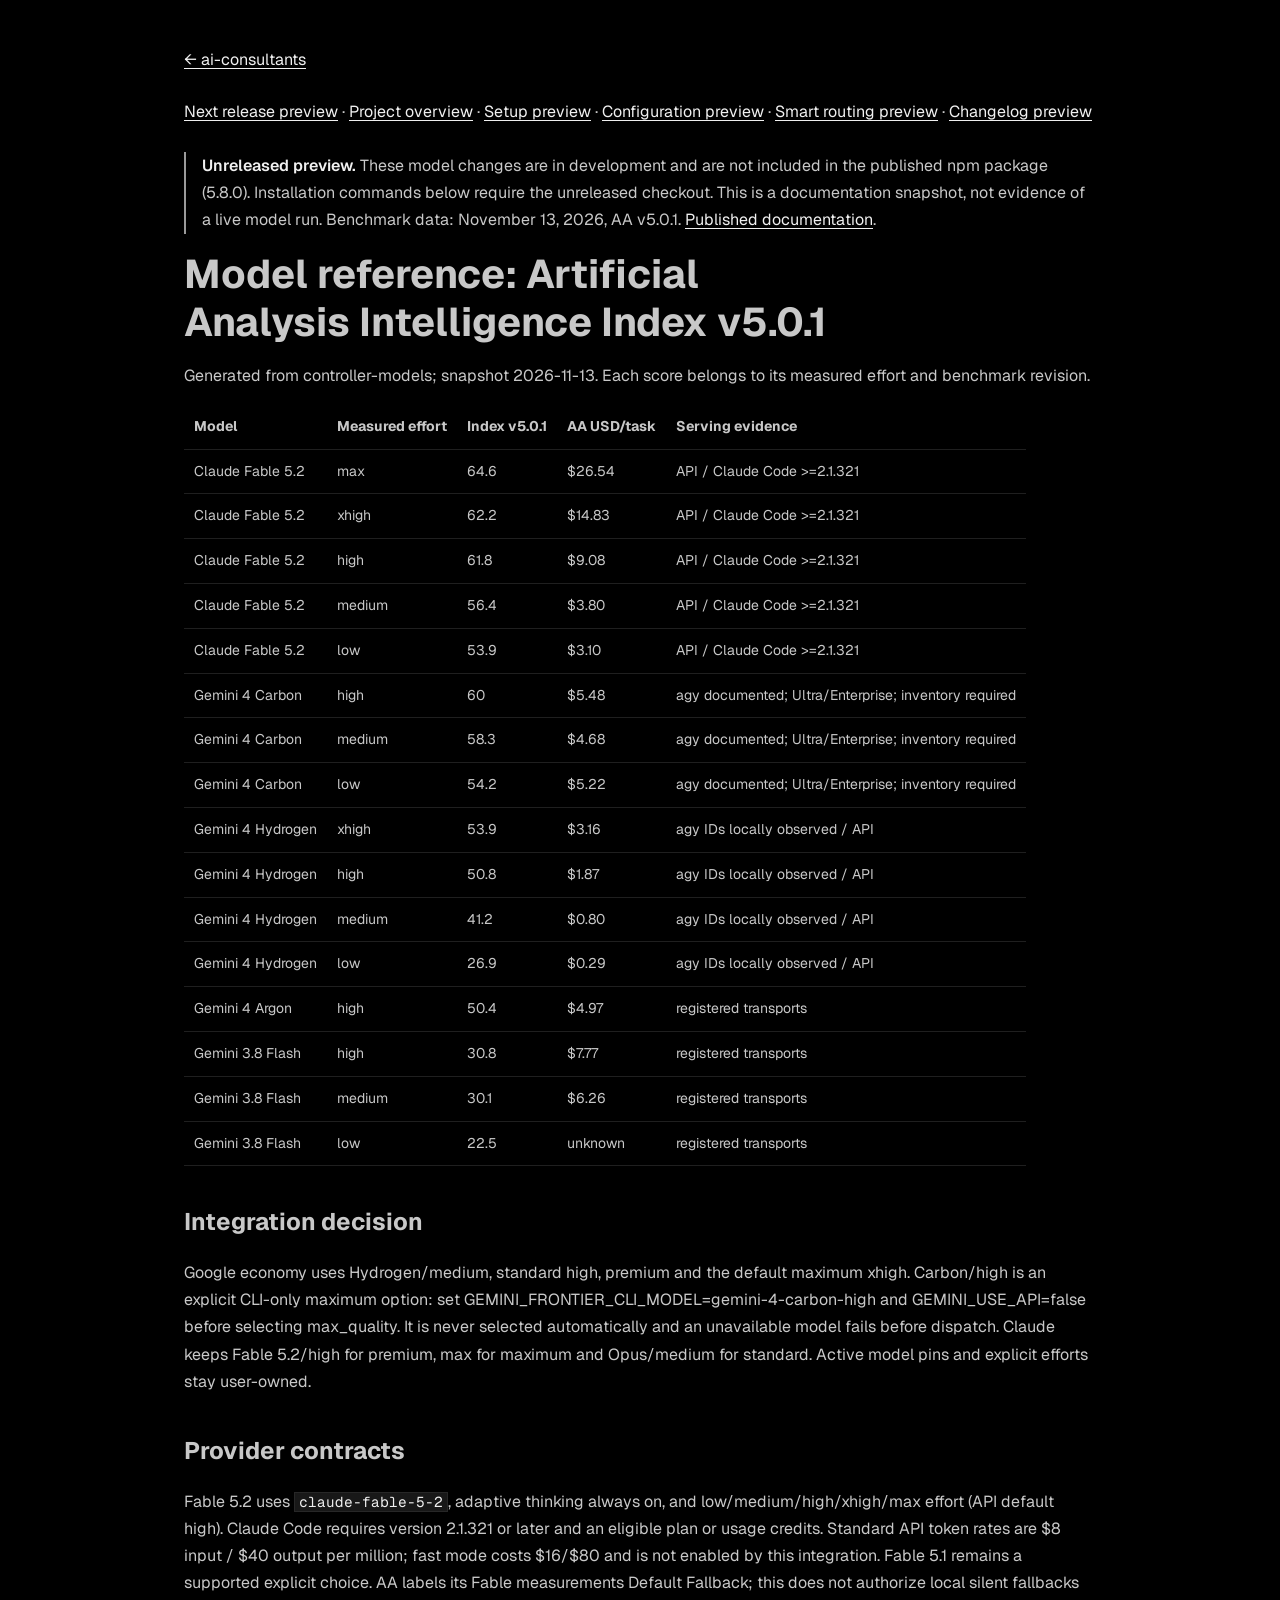
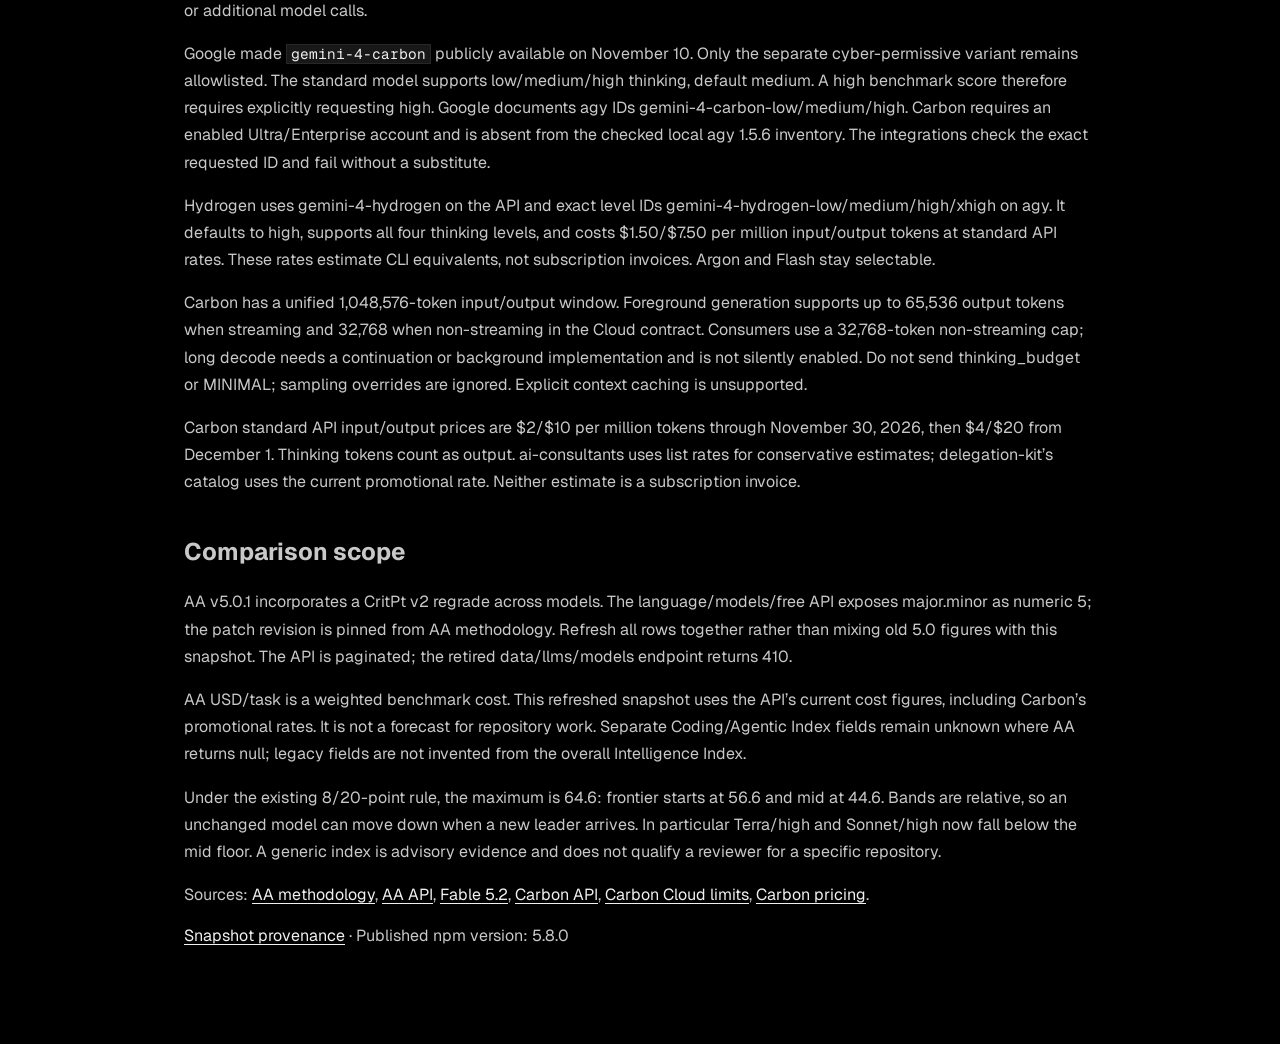
<file: next/index.html>
<!DOCTYPE html>
<html lang="en">
<head>
    <meta charset="UTF-8">
    <meta name="viewport" content="width=device-width, initial-scale=1.0">
    <title>Next release preview — ai-consultants</title>
    <meta name="description" content="Unreleased documentation preview: Fable 5.2, Gemini 4 Hydrogen and Carbon, measured with Artificial Analysis v5.0.1.">
    <meta name="theme-color" content="#000000">

    <!-- SEO -->
    <link rel="canonical" href="https://aiconsultants.sh/next/">
    <meta name="robots" content="index, follow">
    <meta name="author" content="Matteo Scurati">
    <meta name="keywords" content="ai-consultants, multiple AI models, second opinion, design review, threat modeling, Claude Code skill, Codex, Gemini, Mistral, npx ai-consultants">

    <!-- Open Graph -->
    <meta property="og:type" content="website">
    <meta property="og:url" content="https://aiconsultants.sh/next/">
    <meta property="og:site_name" content="ai-consultants">
    <meta property="og:title" content="Next release preview — ai-consultants">
    <meta property="og:description" content="Unreleased model integration and documentation preview.">
    <meta property="og:image" content="https://aiconsultants.sh/og-image.png">
    <meta property="og:image:width" content="1200">
    <meta property="og:image:height" content="630">
    <meta property="og:image:alt" content="A real ai-consultants run: one question, answers from Gemini, Codex and Mistral, and one merged list of risks and edge cases tagged with the models that raised each.">

    <!-- Twitter -->
    <meta name="twitter:card" content="summary_large_image">
    <meta name="twitter:title" content="Next release preview — ai-consultants">
    <meta name="twitter:description" content="Unreleased model integration and documentation preview.">
    <meta name="twitter:image" content="https://aiconsultants.sh/og-image.png">
    <meta name="twitter:image:alt" content="A real ai-consultants run: one question, answers from Gemini, Codex and Mistral, and one merged list of risks and edge cases tagged with the models that raised each.">

    <!-- JSON-LD Structured Data (softwareVersion is rewritten at release by sync_site.sh) -->
    

    <script defer src="https://cloud.umami.is/script.js" data-website-id="ed9fc15a-2479-44ad-b6ff-e32001f8ea1d"></script>

    <link rel="preconnect" href="https://fonts.googleapis.com">
    <link rel="preconnect" href="https://fonts.gstatic.com" crossorigin>
    <link href="https://fonts.googleapis.com/css2?family=Geist:wght@400;500;600;700&amp;family=Geist+Mono:wght@400;500;600&amp;display=swap" rel="stylesheet">
    <link rel="icon" href="/favicon.svg" type="image/svg+xml">
    <link rel="icon" href="/favicon-32.png" type="image/png" sizes="32x32">
    <link rel="apple-touch-icon" href="/apple-touch-icon.png">
    <script>
        // Motion is opt-in: only without reduced motion, and dropped if the page script never runs
        if (!(window.matchMedia && window.matchMedia('(prefers-reduced-motion: reduce)').matches)) {
            document.documentElement.classList.add('motion');
            setTimeout(function () { if (!window.__aicMotion) document.documentElement.classList.remove('motion'); }, 3000);
        }
    </script>
    <style>
        *, *::before, *::after { margin: 0; padding: 0; box-sizing: border-box; }

        :root {
            color-scheme: dark;
            --bg: #000000;
            --bg-elevated: #181818;
            --bg-card: #1F1F1F;
            --border: #1F1F1F;
            --border-light: #272727;
            --border-strong: #313131;
            --border-bright: #e6e6e6;
            --text: #f0f0f0;
            --text-body: #c8c8c8;
            --text-secondary: #b0b0b0;
            --text-muted: #9a9a9a;      /* about 7:1 on --bg */
            --accent: #e9b250;          /* one meaning only: raised by only one model */
            --font-body: 'Geist', system-ui, -apple-system, sans-serif;
            --font-mono: 'Geist Mono', ui-monospace, SFMono-Regular, Menlo, monospace;
            --gutter: 24px;
            /* Motion: --ease for UI states, --e/--e2/--io for the load and story choreography */
            --ease: cubic-bezier(0.22, 1, 0.36, 1);
            --e: cubic-bezier(0.16, 1, 0.3, 1);
            --e2: cubic-bezier(0.33, 1, 0.68, 1);
            --io: cubic-bezier(0.65, 0, 0.35, 1);
        }

        html { scroll-behavior: smooth; scroll-padding-top: 96px; -webkit-text-size-adjust: 100%; }

        body {
            font-family: var(--font-body);
            font-size: 16px;
            line-height: 24px;
            background: var(--bg);
            color: var(--text-body);
            -webkit-font-smoothing: antialiased;
            overflow-wrap: break-word;
        }

        h1, h2, h3 { text-wrap: balance; }
        p, li, dd { text-wrap: pretty; }

        a { color: var(--text); text-underline-offset: 3px; transition: color 0.3s var(--ease), border-color 0.3s var(--ease); }
        strong { color: var(--text); font-weight: 600; }

        code {
            font-family: var(--font-mono);
            font-size: 0.875em;
            color: var(--text);
            background: var(--bg-elevated);
            border: 1px solid var(--border-light);
            padding: 0 4px;
            overflow-wrap: anywhere;
        }

        :focus-visible { outline: 2px solid var(--text); outline-offset: 4px; }

        .sr-only {
            position: absolute; width: 1px; height: 1px; padding: 0; margin: -1px;
            overflow: hidden; clip: rect(0, 0, 0, 0); white-space: nowrap; border: 0;
        }

        .skip-link {
            position: absolute; left: 16px; top: -48px; z-index: 300;
            background: var(--text); color: var(--bg);
            font-family: var(--font-mono); font-size: 14px; line-height: 20px;
            padding: 8px 12px; text-decoration: none;
        }
        .skip-link:focus { top: 12px; }

        .container { max-width: 1200px; margin: 0 auto; padding: 0 var(--gutter); }
        .prose { max-width: 680px; }

        /* ——— NAV: floats off the top edge, sized to its content ——— */
        .site-nav {
            position: sticky; top: 12px; z-index: 100;
            margin-top: 12px;
            padding: 0 var(--gutter);
        }

        .nav-inner {
            position: relative; isolation: isolate;
            display: flex; align-items: center; justify-content: space-between; gap: 48px;
            width: fit-content; max-width: 100%;
            height: 56px; margin: 0 auto; padding: 0 16px 0 24px;
        }
        /* The blurred surface lives on a pseudo element, so the fixed mobile panel is not trapped by backdrop-filter */
        .nav-inner::before {
            content: ""; position: absolute; inset: 0; z-index: -1;
            background: rgba(0, 0, 0, 0.72);
            -webkit-backdrop-filter: blur(12px);
            backdrop-filter: blur(12px);
            border: 1px solid var(--border-light);
        }

        .wordmark {
            font-family: var(--font-mono);
            font-size: 14px; line-height: 20px; font-weight: 600;
            color: var(--text); text-decoration: none;
            letter-spacing: -0.02em;
        }

        .nav-links { display: flex; align-items: center; gap: 24px; list-style: none; }

        .nav-links a {
            font-family: var(--font-mono);
            font-size: 14px; line-height: 20px;
            color: var(--text-secondary);
            text-decoration: none;
            display: inline-flex; align-items: center; gap: 8px;
        }
        .nav-links a:hover { color: var(--text); }
        .nav-links a.current { color: var(--text); }
        .nav-links img { height: 20px; width: auto; display: block; }

        .menu-btn {
            display: none;
            align-items: center; gap: 12px;
            background: none; border: 1px solid var(--border-light);
            color: var(--text); cursor: pointer;
            font-family: var(--font-mono); font-size: 14px; line-height: 20px; font-weight: 600;
            padding: 4px 12px;
            transition: border-color 0.3s var(--ease), transform 0.3s var(--ease);
        }
        .menu-btn:hover { border-color: var(--text-muted); }
        .menu-btn:active { transform: scale(0.98); }
        .menu-btn .bars { position: relative; display: block; width: 16px; height: 12px; }
        .menu-btn .bars span {
            position: absolute; left: 0; right: 0; height: 2px; background: var(--text);
            transition: transform 0.5s var(--ease), opacity 0.3s var(--ease);
        }
        .menu-btn .bars span:nth-child(1) { top: 0; }
        .menu-btn .bars span:nth-child(2) { top: 5px; }
        .menu-btn .bars span:nth-child(3) { top: 10px; }
        .menu-btn[aria-expanded="true"] .bars span:nth-child(1) { transform: translateY(5px) rotate(45deg); }
        .menu-btn[aria-expanded="true"] .bars span:nth-child(2) { opacity: 0; }
        .menu-btn[aria-expanded="true"] .bars span:nth-child(3) { transform: translateY(-5px) rotate(-45deg); }

        /* ——— SHARED ——— */
        .section-label {
            font-family: var(--font-mono);
            font-size: 14px; line-height: 20px; font-weight: 500;
            color: var(--text-muted);
            margin-bottom: 16px;
        }

        section { padding: 80px 0 96px; border-bottom: 1px solid var(--border); }

        section h2 {
            font-size: 36px; line-height: 40px;
            font-weight: 600; letter-spacing: -0.025em;
            color: var(--text);
            margin-bottom: 24px;
            max-width: 680px;
        }

        .lead { font-size: 18px; line-height: 28px; color: var(--text-body); max-width: 680px; margin-bottom: 40px; }

        /* Command block: real text, wraps instead of scrolling, own copy button */
        .cmd {
            display: flex; align-items: flex-start; gap: 12px;
            background: var(--bg-elevated);
            border: 1px solid var(--border-light);
            padding: 12px 12px 12px 16px;
            font-family: var(--font-mono); font-size: 14px; line-height: 20px;
            color: var(--text);
        }
        .cmd-line { flex: 1; min-width: 0; white-space: pre-wrap; overflow-wrap: anywhere; }
        .cmd code.cmd-line { background: none; border: 0; padding: 0; font-size: inherit; color: inherit; }
        .prompt { color: var(--text-muted); user-select: none; -webkit-user-select: none; }

        .copy {
            flex: none;
            font-family: var(--font-mono); font-size: 12px; line-height: 16px; font-weight: 600;
            color: var(--text); background: transparent;
            border: 1px solid var(--border-strong);
            padding: 2px 8px; cursor: pointer;
            transition: border-color 0.3s var(--ease), background-color 0.3s var(--ease), transform 0.3s var(--ease);
        }
        .copy:hover { border-color: var(--text-muted); background: var(--bg-card); }
        .copy:active { transform: scale(0.98); }

        /* ——— HERO ——— */
        .hero { padding: 64px 0 96px; border-bottom: 1px solid var(--border); }

        .hero-grid { display: grid; grid-template-columns: minmax(0, 1fr); gap: 48px; }

        .eyebrow {
            font-family: var(--font-mono);
            font-size: 14px; line-height: 20px; color: var(--text-secondary);
            margin-bottom: 16px; max-width: 46ch;
        }

        .hero h1 {
            font-size: 36px; line-height: 40px;
            font-weight: 600; letter-spacing: -0.03em;
            color: var(--text);
            background: linear-gradient(90deg, #FFFFFF, #9B9B9B);
            -webkit-background-clip: text; background-clip: text;
            -webkit-text-fill-color: transparent;
            max-width: 680px;
            margin-bottom: 24px;
        }

        .subhead { font-size: 18px; line-height: 28px; color: var(--text-body); margin-bottom: 32px; max-width: 60ch; }

        .cta-label {
            font-family: var(--font-mono);
            font-size: 14px; line-height: 20px; font-weight: 500;
            color: var(--text); margin-bottom: 12px;
        }

        .cmd-hero {
            background: var(--bg);
            border-color: var(--border-bright);
            color: #fff;
        }
        .cmd-hero .copy {
            font-size: 14px; line-height: 20px;
            padding: 8px 12px; margin: -4px -4px -4px 0;
            background: var(--text); color: var(--bg);
            border-color: var(--text);
        }
        .cmd-hero .copy:hover { background: #fff; border-color: #fff; }

        .card-video { display: block; width: 100%; height: auto; background: var(--bg); border-bottom: 1px solid var(--border); }
        .cmd-hero + .cmd-hero { margin-top: 8px; }
        .cmd-hint { display: block; color: var(--text-muted); font-size: 12px; line-height: 16px; margin-top: 4px; user-select: none; -webkit-user-select: none; }
        .r-gloss { color: var(--text-secondary); font-size: 12px; line-height: 16px; font-weight: 400; }

        .cta-notes { margin-top: 16px; display: grid; gap: 8px; max-width: 60ch; }
        .cta-notes p { font-size: 14px; line-height: 20px; color: var(--text-secondary); }

        .quiet-link {
            display: inline-block; margin-top: 24px;
            font-family: var(--font-mono); font-size: 14px; line-height: 20px;
            color: var(--text-secondary); text-decoration: none;
            border-bottom: 1px solid var(--border-strong);
            padding-bottom: 2px;
        }
        .quiet-link:hover { color: var(--text); border-color: var(--text-muted); }

        /* Example card: selectable monospace text in a terminal frame */
        .card {
            background: var(--bg-elevated);
            border: 1px solid var(--border-light);
            min-width: 0;
        }

        .card-bar {
            display: flex; align-items: center; gap: 8px;
            height: 32px; padding: 0 16px;
            border-bottom: 1px solid var(--border);
        }
        .card-bar i { width: 8px; height: 8px; border-radius: 9999px; background: var(--border-strong); display: block; }

        .card-body { padding: 24px; font-family: var(--font-mono); font-size: 14px; line-height: 20px; }

        .card-label {
            font-size: 12px; line-height: 16px; font-weight: 500;
            color: var(--text-muted);
            margin-bottom: 8px;
        }

        .r-outcome { color: var(--text-body); }
        .r-outcome b { color: var(--text); font-weight: 500; }
        .r-head { color: var(--text); font-weight: 500; margin: 16px 0 8px; }

        /* The story keeps the list at its resting height, so the page never shifts */
        .r-clip { overflow: hidden; }
        .r-list { list-style: none; display: grid; gap: 12px; }
        .r-list li { display: grid; grid-template-columns: 16px minmax(0, 1fr); }
        .r-list li::before { content: "-"; color: var(--text-muted); }
        .kind { color: var(--text-muted); }
        .point { color: var(--text-body); }
        .by { color: var(--text-muted); white-space: nowrap; }
        .by b { color: var(--text); font-weight: 500; }
        .solo { color: var(--accent); display: inline-block; }

        .legend { margin-top: 16px; color: var(--text-secondary); font-size: 12px; line-height: 16px; }

        .show-all {
            margin-top: 16px;
            font-family: var(--font-mono); font-size: 12px; line-height: 16px; font-weight: 600;
            color: var(--text); background: none;
            border: 1px solid var(--border-strong);
            padding: 4px 8px; cursor: pointer;
            transition: border-color 0.3s var(--ease), transform 0.3s var(--ease);
        }
        .show-all:hover { border-color: var(--text-muted); }
        .show-all:active { transform: scale(0.98); }

        .card figcaption {
            border-top: 1px solid var(--border);
            padding: 12px 24px;
            font-size: 14px; line-height: 20px; color: var(--text-muted);
        }

        /* ——— HOW IT WORKS ——— */
        .pipeline {
            display: flex; flex-wrap: wrap; gap: 8px; align-items: center;
            margin-bottom: 40px;
            font-family: var(--font-mono); font-size: 14px; line-height: 20px;
            list-style: none;
        }
        .pipeline-step {
            padding: 8px 16px; border: 1px solid var(--border-light); color: var(--text-secondary);
            transition: border-color 0.3s var(--ease), color 0.3s var(--ease), background-color 0.3s var(--ease);
        }
        .pipeline-step.lit { border-color: var(--text-muted); color: var(--text); background: var(--bg-elevated); }
        .pipeline-arrow { color: var(--text-muted); }

        .diagram { display: none; margin: 0 0 64px; }
        .diagram svg { width: 100%; height: auto; display: block; overflow: visible; }
        .diagram .box { fill: var(--bg-elevated); stroke: var(--border-strong); transition: stroke 0.3s var(--ease); }
        .diagram .lit .box { stroke: var(--text); }
        .diagram .line { fill: none; stroke: var(--border-strong); stroke-width: 1.5; }
        .diagram .track { stroke: var(--border-light); stroke-width: 4; }
        .diagram .fill { stroke: var(--text-muted); stroke-width: 4; }
        .diagram .skip { fill: none; stroke: var(--border-strong); stroke-dasharray: 6 4; }
        .diagram text { font-family: var(--font-mono); font-size: 14px; fill: var(--text-body); transition: fill 0.3s var(--ease); }
        .diagram text.strong, .diagram .lit text { fill: var(--text); }
        .diagram text.dim { fill: var(--text-muted); }
        .diagram .pulse { fill: #fff; opacity: 0; }
        .diagram .halo { fill: #fff; opacity: 0; }

        .steps { list-style: none; display: grid; gap: 32px; }
        .step { display: grid; grid-template-columns: 48px minmax(0, 1fr); gap: 16px; }
        .step-num { font-family: var(--font-mono); font-size: 14px; line-height: 20px; color: var(--text-muted); padding-top: 4px; font-variant-numeric: tabular-nums; }
        .step:target .step-num { color: var(--text); }
        .step h3 { font-size: 20px; line-height: 28px; font-weight: 600; color: var(--text); margin-bottom: 8px; }
        .step p { font-size: 16px; line-height: 24px; color: var(--text-body); max-width: 65ch; }

        .footnote {
            margin-top: 40px; max-width: 768px;
            font-size: 14px; line-height: 20px; color: var(--text-secondary);
            border-top: 1px solid var(--border); padding-top: 16px;
        }

        /* ——— WHEN ——— */
        .when-grid { display: grid; grid-template-columns: minmax(0, 1fr); gap: 40px; margin-bottom: 40px; }

        .col-title {
            font-family: var(--font-mono);
            font-size: 14px; line-height: 20px; font-weight: 500;
            color: var(--text);
            padding-bottom: 8px; margin-bottom: 24px;
            border-bottom: 1px solid var(--border-light);
        }

        .use-list, .skip-list { list-style: none; display: grid; gap: 24px; }
        .use-list li, .skip-list li { position: relative; padding-left: 24px; font-size: 16px; line-height: 24px; }
        .use-list li::before, .skip-list li::before {
            position: absolute; left: 0; top: 0;
            font-family: var(--font-mono); color: var(--text-secondary);
        }
        .use-list li::before { content: "\2713"; }
        .skip-list li::before { content: "\2715"; }
        .skip-list { gap: 16px; }

        .situation { display: block; color: var(--text); font-weight: 600; margin-bottom: 8px; }
        .q {
            display: inline-block;
            font-family: var(--font-mono); font-size: 12px; line-height: 16px;
            color: var(--text-body);
            background: var(--bg-elevated);
            padding: 8px 12px;
            overflow-wrap: anywhere;
        }
        .q-extra { display: block; margin-top: 8px; color: var(--text-body); }

        .measured { background: var(--bg-elevated); padding: 24px; }
        .measured h3 { font-size: 16px; line-height: 24px; font-weight: 600; color: var(--text); margin-bottom: 8px; }
        .measured p { font-size: 16px; line-height: 24px; color: var(--text-body); max-width: 65ch; }

        /* ——— WORKS WITH ——— */
        .chip-row { display: grid; grid-template-columns: minmax(0, 1fr); gap: 12px; margin-bottom: 32px; }
        .row-label {
            font-family: var(--font-mono);
            font-size: 14px; line-height: 20px; font-weight: 500;
            color: var(--text-muted);
            padding-top: 4px;
        }
        .chips { list-style: none; display: flex; flex-wrap: wrap; gap: 8px; }
        .chips li {
            font-family: var(--font-mono); font-size: 14px; line-height: 20px;
            color: var(--text);
            border: 1px solid var(--border-light);
            padding: 4px 12px;
            transition: border-color 0.3s var(--ease), background-color 0.3s var(--ease);
        }
        .chips li.lit { border-color: var(--text-muted); background: var(--bg-elevated); }
        .works-note { max-width: 680px; font-size: 16px; line-height: 24px; color: var(--text-body); margin-top: 8px; }
        .small-print { margin-top: 24px; font-size: 14px; line-height: 20px; color: var(--text-muted); }

        /* ——— BEFORE YOU RUN ——— */
        .facts { display: grid; gap: 0; border-top: 1px solid var(--border-light); max-width: 900px; }
        .fact { display: grid; grid-template-columns: minmax(0, 1fr); gap: 8px; padding: 24px 0; border-bottom: 1px solid var(--border-light); }
        .fact dt {
            font-family: var(--font-mono);
            font-size: 14px; line-height: 20px; font-weight: 500;
            color: var(--text);
            padding-top: 2px;
        }
        .fact dd { font-size: 16px; line-height: 24px; color: var(--text-body); max-width: 70ch; }

        /* ——— GET STARTED ——— */
        .prereq { background: var(--bg-elevated); padding: 24px; margin-bottom: 32px; max-width: 820px; }
        .box-label {
            font-family: var(--font-mono);
            font-size: 14px; line-height: 20px; font-weight: 500;
            color: var(--text); margin-bottom: 12px;
        }
        .prereq > ul { list-style: none; display: grid; gap: 16px; }
        .prereq > ul > li { font-size: 16px; line-height: 24px; color: var(--text-body); padding-left: 16px; position: relative; }
        .prereq > ul > li::before { content: "-"; position: absolute; left: 0; color: var(--text-muted); }
        .cli-list { display: grid; gap: 12px; margin-top: 12px; }
        .cli-list > div { display: grid; grid-template-columns: minmax(0, 1fr); gap: 4px; }
        .cli-list dt { font-family: var(--font-mono); font-size: 14px; line-height: 20px; color: var(--text); }
        .cli-list dd { font-size: 14px; line-height: 20px; color: var(--text-secondary); }
        .cli-list .cmd { background: var(--bg); padding: 8px 8px 8px 12px; margin-bottom: 4px; }

        .tabs { max-width: 820px; }
        .tablist { display: flex; gap: 0; border-bottom: 1px solid var(--border-light); margin-bottom: 24px; flex-wrap: wrap; }
        .tab {
            font-family: var(--font-mono); font-size: 14px; line-height: 20px;
            color: var(--text-secondary); background: none;
            border: 0; border-bottom: 2px solid transparent;
            padding: 12px 16px; margin-bottom: -1px;
            cursor: pointer;
            transition: color 0.3s var(--ease), border-color 0.3s var(--ease);
        }
        .tab[aria-selected="true"] { color: var(--text); border-bottom-color: var(--text); }
        .tab:hover { color: var(--text); }
        .no-js .tablist { display: none; }
        .panel-title { display: none; }
        .no-js .panel-title { display: block; font-family: var(--font-mono); font-size: 14px; line-height: 20px; color: var(--text); margin: 24px 0 12px; }

        .setup-steps { list-style: none; display: grid; gap: 24px; }
        .setup-steps li { display: grid; grid-template-columns: 32px minmax(0, 1fr); gap: 8px; }
        .setup-n { font-family: var(--font-mono); font-size: 14px; line-height: 20px; color: var(--text-muted); padding-top: 12px; font-variant-numeric: tabular-nums; }
        .setup-steps p, .panel-text { font-size: 14px; line-height: 20px; color: var(--text-secondary); margin-top: 8px; }
        .cmd-stack { display: grid; gap: 12px; }
        .panel-text.then { margin: 8px 0 0; color: var(--text-body); }

        .warn {
            max-width: 820px; margin-top: 32px;
            background: var(--bg-elevated);
            padding: 16px 24px;
            font-size: 16px; line-height: 24px; color: var(--text-body);
        }

        .more-link {
            display: inline-block; margin-top: 24px;
            font-size: 16px; line-height: 24px; color: var(--text); text-decoration: none;
            border-bottom: 1px solid var(--border-strong);
        }
        .more-link:hover { border-color: var(--text); }

        /* ——— FAQ: question and answer side by side, always open ——— */
        .faq { max-width: 1040px; border-top: 1px solid var(--border-light); }
        .faq-item { display: grid; grid-template-columns: minmax(0, 1fr); gap: 8px; padding: 24px 0; border-bottom: 1px solid var(--border-light); }
        .faq dt { font-size: 18px; line-height: 28px; font-weight: 600; color: var(--text); }
        .faq dd { font-size: 16px; line-height: 24px; color: var(--text-body); max-width: 65ch; }
        .faq-more { margin-top: 32px; }

        /* ——— FOOTER ——— */
        footer { padding: 48px 0 64px; }
        .footer-main { display: flex; flex-wrap: wrap; justify-content: space-between; align-items: flex-start; gap: 24px; margin-bottom: 24px; }
        .footer-links { display: flex; flex-wrap: wrap; gap: 8px 24px; list-style: none; max-width: 680px; }
        .footer-links a {
            font-family: var(--font-mono); font-size: 14px; line-height: 20px;
            color: var(--text-secondary); text-decoration: none;
        }
        .footer-links a:hover { color: var(--text); }
        .shields { display: flex; flex-wrap: wrap; gap: 8px; align-items: center; }
        .shields a { display: inline-flex; }
        .shields img { height: 20px; width: auto; display: block; }
        .footer-fine { font-size: 12px; line-height: 16px; color: var(--text-muted); max-width: 820px; }
        .footer-fine a { color: var(--text-secondary); }

        /* ——— TOAST ——— */
        .toast {
            position: fixed; bottom: 24px; left: 50%;
            transform: translateX(-50%) translateY(16px);
            width: max-content; max-width: calc(100vw - 32px);
            font-family: var(--font-mono); font-size: 14px; line-height: 20px;
            color: var(--text); background: var(--bg-card);
            border: 1px solid var(--border-strong);
            padding: 8px 16px;
            opacity: 0; pointer-events: none;
            transition: opacity 0.3s var(--ease), transform 0.5s var(--ease);
            z-index: 200;
        }
        .toast.show { opacity: 1; transform: translateX(-50%) translateY(0); }

        /* ——— MOTION ———
           Only active when JS added html.motion (never under reduced motion), so without JS
           every element sits in its final state. */

        /* Page load: the hero copy and the example card rise and resolve from blur */
        .motion .k-up, .motion .k-left, .motion .k-pop, .motion .k-card, .motion .k-fade {
            transition: transform 1.05s var(--e) var(--d, 0s), opacity 0.75s var(--e2) var(--d, 0s), filter 0.75s var(--e2) var(--d, 0s);
        }
        .motion .k-card { transition-duration: 0.9s, 0.6s, 0.6s; }
        .motion .hero:not(.in) .k-up { opacity: 0; transform: translateY(10px); filter: blur(4px); }
        .motion .hero:not(.in) .k-left { opacity: 0; transform: translateX(-10px); filter: blur(4px); }
        .motion .hero:not(.in) .k-pop { opacity: 0; transform: scale(0.86); filter: blur(4px); }
        .motion .hero:not(.in) .k-card { opacity: 0; transform: translateY(24px) scale(0.985); filter: blur(6px); }
        .motion .hero:not(.in) .k-fade { opacity: 0; }

        .hero .eyebrow { --d: 0s; }
        .hero h1 { --d: 0.08s; }
        .hero .subhead { --d: 0.16s; }
        .hero .cta > :nth-child(1) { --d: 0.26s; }
        .hero .cta > :nth-child(2) { --d: 0.32s; }
        .hero .cta > :nth-child(3) { --d: 0.38s; }
        .hero .cta > :nth-child(4) { --d: 0.46s; }
        .hero .cta > :nth-child(5) { --d: 0.52s; }
        .hero .card { --d: 0.18s; }
        .hero .card-bar i:nth-child(1) { --d: 0.34s; }
        .hero .card-bar i:nth-child(2) { --d: 0.38s; }
        .hero .card-bar i:nth-child(3) { --d: 0.42s; }
        .hero .card-video { --d: 0.4s; }
        .hero .card-label { --d: 0.5s; }
        .hero .r-outcome { --d: 0.56s; }
        .hero .r-gloss { --d: 0.6s; }
        .hero .r-head { --d: 0.64s; }
        .hero .r-list > li:nth-child(1) { --d: 0.7s; }
        .hero .r-list > li:nth-child(2) { --d: 0.76s; }
        .hero .r-list > li:nth-child(3) { --d: 0.82s; }
        .hero .r-list > li:nth-child(4) { --d: 0.88s; }
        .hero .r-list > li:nth-child(2) .solo { --d: 0.86s; }
        .hero .r-list > li:nth-child(3) .solo { --d: 0.92s; }
        .hero .r-list > li:nth-child(4) .solo { --d: 0.98s; }
        .hero .legend, .hero .show-all { --d: 1s; }
        .hero figcaption { --d: 1.06s; }

        /* Diagram: nodes pop in reading order, connectors draw on, the merged list fills like progress */
        .motion .diagram .node { transform-box: fill-box; transform-origin: center; transition: transform 1.05s var(--e) var(--d, 0s), opacity 0.75s var(--e2) var(--d, 0s); }
        .motion .diagram:not(.in) .node { opacity: 0; transform: scale(0.86); }
        .motion .diagram .line, .motion .diagram .fill { stroke-dasharray: 1; transition: stroke-dashoffset 0.9s var(--io) var(--d, 0s); }
        .motion .diagram .fill { transition-duration: 0.7s; }
        .motion .diagram:not(.in) .line, .motion .diagram:not(.in) .fill { stroke-dashoffset: 1; }
        .motion .diagram .k-fade { transition: opacity 0.75s var(--e2) var(--d, 0s); }
        .motion .diagram:not(.in) .k-fade { opacity: 0; }
        .diagram .n-q { --d: 0s; }
        .diagram .in-path { --d: 0.12s; }
        .diagram .n-m1 { --d: 0.3s; }
        .diagram .n-m2 { --d: 0.36s; }
        .diagram .n-m3 { --d: 0.42s; }
        .diagram .out-path { --d: 0.5s; }
        .diagram .n-out { --d: 0.78s; }
        .diagram .fill:nth-of-type(1) { --d: 1s; }
        .diagram .fill:nth-of-type(2) { --d: 1.08s; }
        .diagram .fill:nth-of-type(3) { --d: 1.16s; }
        .diagram .n-skip { --d: 1.3s; }

        /* Text sections: rise and fade in once as they enter the viewport */
        .motion [data-reveal] { transition: opacity 0.7s var(--ease) var(--d, 0s), transform 0.7s var(--ease) var(--d, 0s); }
        .motion [data-reveal]:not(.in) { opacity: 0; transform: translateY(16px); }

        /* ——— RESPONSIVE ——— */
        @media (min-width: 640px) {
            code { white-space: nowrap; }
            .cmd code.cmd-line { white-space: pre-wrap; }
        }

        @media (min-width: 720px) {
            .cli-list > div { grid-template-columns: 72px minmax(0, 1fr); gap: 12px; }
            .cli-list dt { padding-top: 8px; }
            .chip-row { grid-template-columns: 168px minmax(0, 1fr); gap: 16px; }
            .fact { grid-template-columns: 168px minmax(0, 1fr); gap: 24px; }
        }

        @media (min-width: 860px) {
            .when-grid { grid-template-columns: repeat(2, minmax(0, 1fr)); gap: 64px; }
            .faq-item { grid-template-columns: minmax(0, 5fr) minmax(0, 7fr); gap: 48px; }
        }

        @media (min-width: 900px) {
            .diagram { display: block; }
            .pipeline { display: none; }
        }

        @media (min-width: 1024px) {
            .hero { padding-top: 80px; }
            .hero-grid { grid-template-columns: minmax(0, 1fr) minmax(0, 1fr); gap: 64px; align-items: start; }
            .hero h1 { font-size: 48px; line-height: 1; }
            .show-all { display: none; }
        }

        @media (max-width: 1023px) {
            .card.collapsed .r-list > li:nth-child(n+4):not(.leave) { display: none; }
        }

        @media (max-width: 859px) {
            .nav-inner { width: 100%; }
            .menu-btn { display: inline-flex; }
            .nav-links {
                position: fixed; inset: 0; z-index: -2;
                display: flex; flex-direction: column; align-items: flex-start; gap: 24px;
                background: var(--bg);
                padding: 96px var(--gutter) 48px;
                opacity: 0; visibility: hidden;
                transition: opacity 0.3s var(--ease), visibility 0s linear 0.3s;
            }
            .nav-links a { font-family: var(--font-body); font-size: 24px; line-height: 32px; font-weight: 600; color: var(--text); }
            .nav-links li { opacity: 0; transform: translateY(8px); transition: opacity 0.3s var(--ease), transform 0.5s var(--ease); }
            .nav-links.open { opacity: 1; visibility: visible; transition: opacity 0.3s var(--ease), visibility 0s; }
            .nav-links.open li { opacity: 1; transform: none; }
            .nav-links.open li:nth-child(2) { transition-delay: 60ms; }
            .nav-links.open li:nth-child(3) { transition-delay: 120ms; }
            .nav-links.open li:nth-child(4) { transition-delay: 180ms; }
            .nav-links.open li:nth-child(5) { transition-delay: 240ms; }
            .no-js .nav-links { position: static; z-index: auto; opacity: 1; visibility: visible; flex-direction: row; flex-wrap: wrap; gap: 16px; padding: 0 0 12px; background: none; }
            .no-js .nav-links li { opacity: 1; transform: none; }
            .no-js .nav-links a { font-family: var(--font-mono); font-size: 14px; line-height: 20px; font-weight: 400; }
            .no-js .nav-inner { flex-wrap: wrap; height: auto; padding-top: 12px; }
            .no-js .menu-btn { display: none; }
        }

        @media (max-width: 639px) {
            :root { --gutter: 16px; }
            section { padding: 64px 0 80px; }
            section h2 { font-size: 30px; line-height: 36px; }
            .hero { padding: 48px 0 80px; }
            .subhead { font-size: 16px; line-height: 24px; }
            .lead { font-size: 16px; line-height: 24px; }
            .cmd-hero { padding: 12px; }
            .card-body { padding: 16px; }
            .card figcaption { padding: 12px 16px; }
            .by { white-space: normal; }
            .prereq { padding: 16px; }
            .measured { padding: 16px; }
            .warn { padding: 16px; }
        }

        @media (prefers-reduced-motion: reduce) {
            html { scroll-behavior: auto; }
            *, *::before, *::after { transition: none !important; }
        }
    </style>
<style>.preview{padding-top:48px;padding-bottom:80px;max-width:960px}.preview nav{margin:24px 0;line-height:2}.preview article{line-height:1.7;overflow-wrap:anywhere}.preview h1{font-size:2.5rem;line-height:1.2}.preview h2,.preview h3{margin:36px 0 14px}.preview p,.preview ul,.preview ol,.preview blockquote{margin:16px 0}.preview ul,.preview ol{padding-left:24px}.preview pre{overflow:auto;padding:16px;border:1px solid var(--border);margin:16px 0;white-space:pre}.preview table{border-collapse:collapse;min-width:600px;font-size:14px}.preview th,.preview td{padding:10px;text-align:left;border-bottom:1px solid var(--border)}.preview .table-scroll{overflow-x:auto}.preview blockquote{border-left:2px solid var(--text-muted);padding-left:16px}.preview a{text-decoration:underline}.preview code{font-size:.9em}.preview pre code{font-size:13px}</style></head><body><a class="skip-link" href="#main">Skip to content</a><main id="main" class="container preview"><a href="/">← ai-consultants</a><nav aria-label="Preview documentation"><a href="/next/" aria-current="page">Next release preview</a> · <a href="/next/overview.html">Project overview</a> · <a href="/next/setup.html">Setup preview</a> · <a href="/next/configuration.html">Configuration preview</a> · <a href="/next/routing.html">Smart routing preview</a> · <a href="/next/changelog.html">Changelog preview</a></nav><article><blockquote>
<p><strong>Unreleased preview.</strong> These model changes are in development and are not included in the published npm package (5.8.0). Installation commands below require the unreleased checkout. This is a documentation snapshot, not evidence of a live model run. Benchmark data: November 13, 2026, AA v5.0.1. <a href="/#get-started">Published documentation</a>.</p>
</blockquote>
<h1 id="model-reference-artificial-analysis-intelligence-index-v501">Model reference: Artificial Analysis Intelligence Index v5.0.1</h1>
<p>Generated from controller-models; snapshot 2026-11-13. Each score belongs to its measured effort and benchmark revision.</p>




























































































































<div class="table-scroll"><table><thead><tr><th>Model</th><th>Measured effort</th><th align="right">Index v5.0.1</th><th align="right">AA USD/task</th><th>Serving evidence</th></tr></thead><tbody><tr><td>Claude Fable 5.2</td><td>max</td><td align="right">64.6</td><td align="right">$26.54</td><td>API / Claude Code >=2.1.321</td></tr><tr><td>Claude Fable 5.2</td><td>xhigh</td><td align="right">62.2</td><td align="right">$14.83</td><td>API / Claude Code >=2.1.321</td></tr><tr><td>Claude Fable 5.2</td><td>high</td><td align="right">61.8</td><td align="right">$9.08</td><td>API / Claude Code >=2.1.321</td></tr><tr><td>Claude Fable 5.2</td><td>medium</td><td align="right">56.4</td><td align="right">$3.80</td><td>API / Claude Code >=2.1.321</td></tr><tr><td>Claude Fable 5.2</td><td>low</td><td align="right">53.9</td><td align="right">$3.10</td><td>API / Claude Code >=2.1.321</td></tr><tr><td>Gemini 4 Carbon</td><td>high</td><td align="right">60</td><td align="right">$5.48</td><td>agy documented; Ultra/Enterprise; inventory required</td></tr><tr><td>Gemini 4 Carbon</td><td>medium</td><td align="right">58.3</td><td align="right">$4.68</td><td>agy documented; Ultra/Enterprise; inventory required</td></tr><tr><td>Gemini 4 Carbon</td><td>low</td><td align="right">54.2</td><td align="right">$5.22</td><td>agy documented; Ultra/Enterprise; inventory required</td></tr><tr><td>Gemini 4 Hydrogen</td><td>xhigh</td><td align="right">53.9</td><td align="right">$3.16</td><td>agy IDs locally observed / API</td></tr><tr><td>Gemini 4 Hydrogen</td><td>high</td><td align="right">50.8</td><td align="right">$1.87</td><td>agy IDs locally observed / API</td></tr><tr><td>Gemini 4 Hydrogen</td><td>medium</td><td align="right">41.2</td><td align="right">$0.80</td><td>agy IDs locally observed / API</td></tr><tr><td>Gemini 4 Hydrogen</td><td>low</td><td align="right">26.9</td><td align="right">$0.29</td><td>agy IDs locally observed / API</td></tr><tr><td>Gemini 4 Argon</td><td>high</td><td align="right">50.4</td><td align="right">$4.97</td><td>registered transports</td></tr><tr><td>Gemini 3.8 Flash</td><td>high</td><td align="right">30.8</td><td align="right">$7.77</td><td>registered transports</td></tr><tr><td>Gemini 3.8 Flash</td><td>medium</td><td align="right">30.1</td><td align="right">$6.26</td><td>registered transports</td></tr><tr><td>Gemini 3.8 Flash</td><td>low</td><td align="right">22.5</td><td align="right">unknown</td><td>registered transports</td></tr></tbody></table></div>
<h2 id="integration-decision">Integration decision</h2>
<p>Google economy uses Hydrogen/medium, standard high, premium and the default maximum xhigh. Carbon/high is an explicit CLI-only maximum option: set GEMINI_FRONTIER_CLI_MODEL=gemini-4-carbon-high and GEMINI_USE_API=false before selecting max_quality. It is never selected automatically and an unavailable model fails before dispatch. Claude keeps Fable 5.2/high for premium, max for maximum and Opus/medium for standard. Active model pins and explicit efforts stay user-owned.</p>
<h2 id="provider-contracts">Provider contracts</h2>
<p>Fable 5.2 uses <code>claude-fable-5-2</code>, adaptive thinking always on, and low/medium/high/xhigh/max effort (API default high). Claude Code requires version 2.1.321 or later and an eligible plan or usage credits. Standard API token rates are $8 input / $40 output per million; fast mode costs $16/$80 and is not enabled by this integration. Fable 5.1 remains a supported explicit choice. AA labels its Fable measurements Default Fallback; this does not authorize local silent fallbacks or additional model calls.</p>
<p>Google made <code>gemini-4-carbon</code> publicly available on November 10. Only the separate cyber-permissive variant remains allowlisted. The standard model supports low/medium/high thinking, default medium. A high benchmark score therefore requires explicitly requesting high. Google documents agy IDs gemini-4-carbon-low/medium/high. Carbon requires an enabled Ultra/Enterprise account and is absent from the checked local agy 1.5.6 inventory. The integrations check the exact requested ID and fail without a substitute.</p>
<p>Hydrogen uses gemini-4-hydrogen on the API and exact level IDs gemini-4-hydrogen-low/medium/high/xhigh on agy. It defaults to high, supports all four thinking levels, and costs $1.50/$7.50 per million input/output tokens at standard API rates. These rates estimate CLI equivalents, not subscription invoices. Argon and Flash stay selectable.</p>
<p>Carbon has a unified 1,048,576-token input/output window. Foreground generation supports up to 65,536 output tokens when streaming and 32,768 when non-streaming in the Cloud contract. Consumers use a 32,768-token non-streaming cap; long decode needs a continuation or background implementation and is not silently enabled. Do not send thinking_budget or MINIMAL; sampling overrides are ignored. Explicit context caching is unsupported.</p>
<p>Carbon standard API input/output prices are $2/$10 per million tokens through November 30, 2026, then $4/$20 from December 1. Thinking tokens count as output. ai-consultants uses list rates for conservative estimates; delegation-kit’s catalog uses the current promotional rate. Neither estimate is a subscription invoice.</p>
<h2 id="comparison-scope">Comparison scope</h2>
<p>AA v5.0.1 incorporates a CritPt v2 regrade across models. The language/models/free API exposes major.minor as numeric 5; the patch revision is pinned from AA methodology. Refresh all rows together rather than mixing old 5.0 figures with this snapshot. The API is paginated; the retired data/llms/models endpoint returns 410.</p>
<p>AA USD/task is a weighted benchmark cost. This refreshed snapshot uses the API’s current cost figures, including Carbon’s promotional rates. It is not a forecast for repository work. Separate Coding/Agentic Index fields remain unknown where AA returns null; legacy fields are not invented from the overall Intelligence Index.</p>
<p>Under the existing 8/20-point rule, the maximum is 64.6: frontier starts at 56.6 and mid at 44.6. Bands are relative, so an unchanged model can move down when a new leader arrives. In particular Terra/high and Sonnet/high now fall below the mid floor. A generic index is advisory evidence and does not qualify a reviewer for a specific repository.</p>
<p>Sources: <a href="https://artificialanalysis.ai/methodology/intelligence-benchmarking">AA methodology</a>, <a href="https://artificialanalysis.ai/data-api/docs/reference">AA API</a>, <a href="https://platform.claude.com/docs/en/models/fable-5-2/overview">Fable 5.2</a>, <a href="https://aistudio.google.com/docs/models/gemini-4-carbon">Carbon API</a>, <a href="https://docs.cloud.google.com/gemini-enterprise-agent-platform/models/gemini/4-carbon">Carbon Cloud limits</a>, <a href="https://aistudio.google.com/docs/pricing#gemini-4-carbon">Carbon pricing</a>.</p></article><p><a href="/next/snapshot.json">Snapshot provenance</a> · Published npm version: 5.8.0</p></main></body></html>
</file>
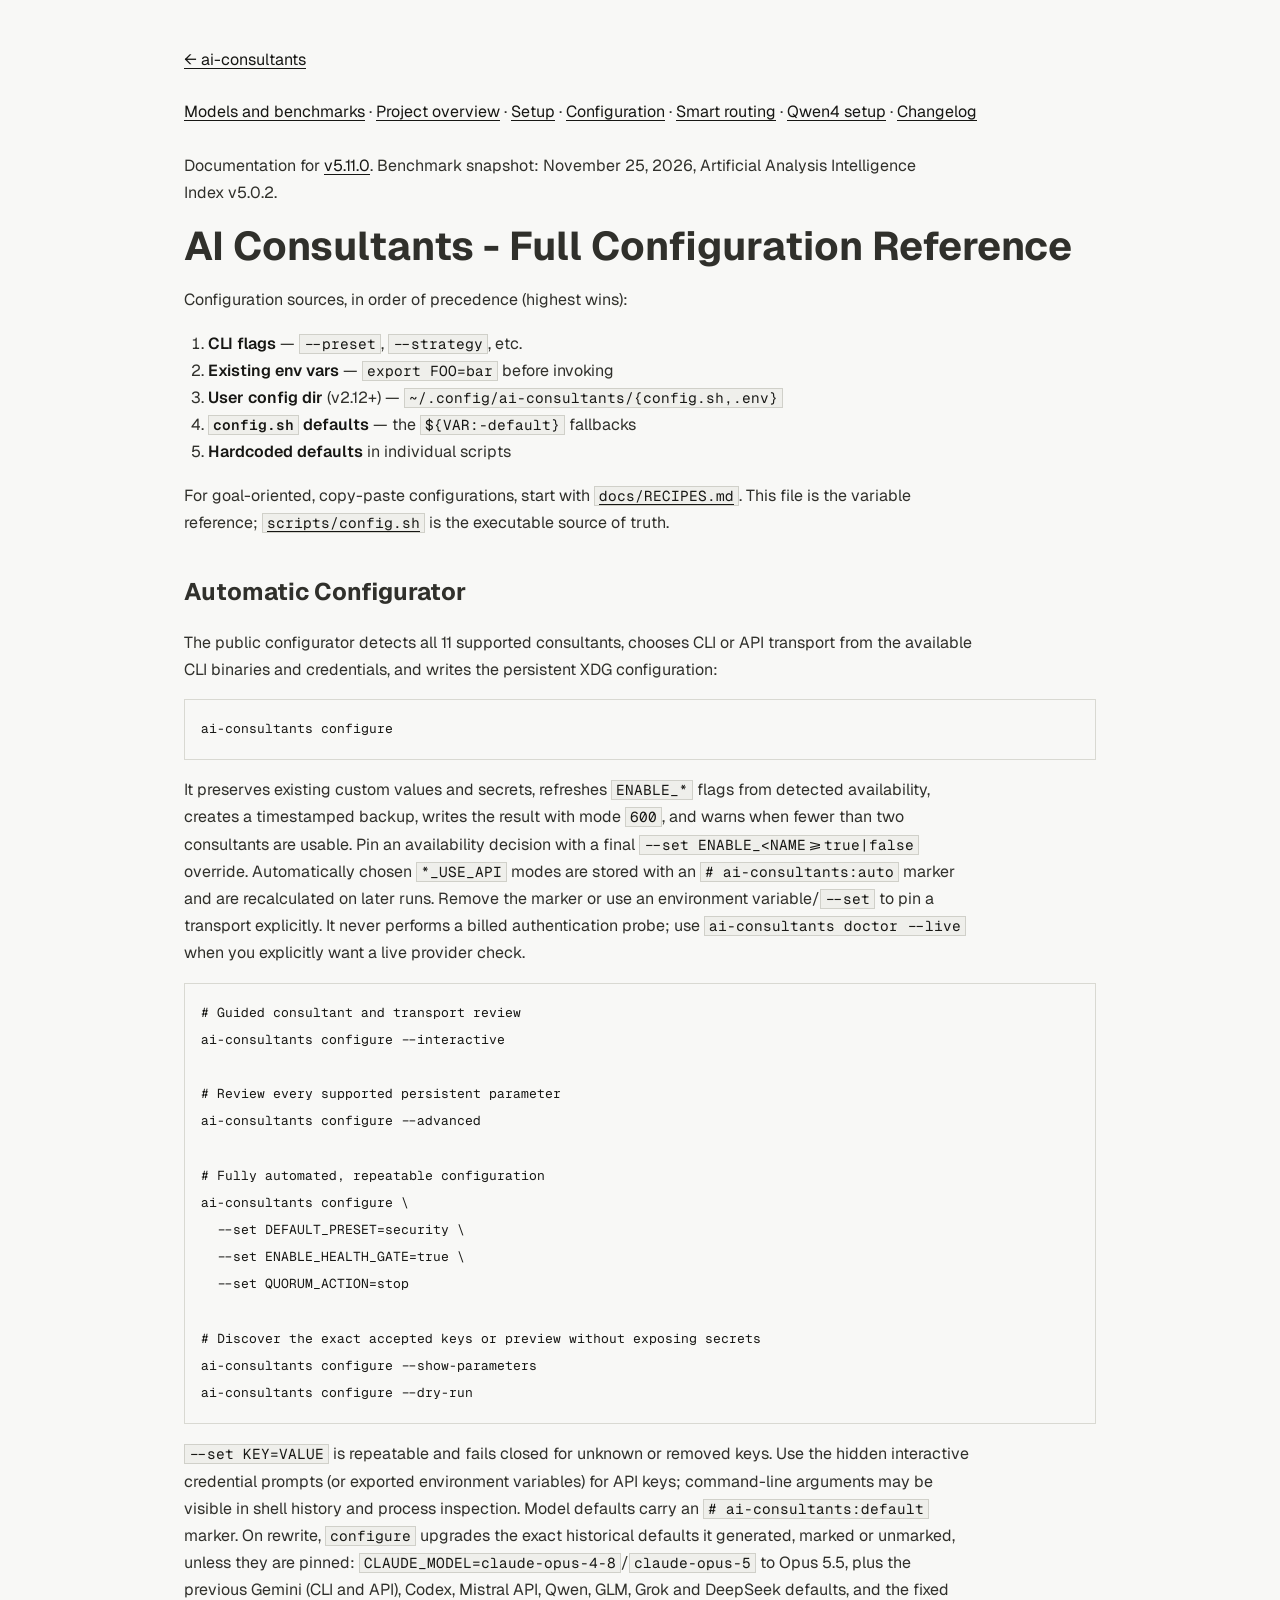
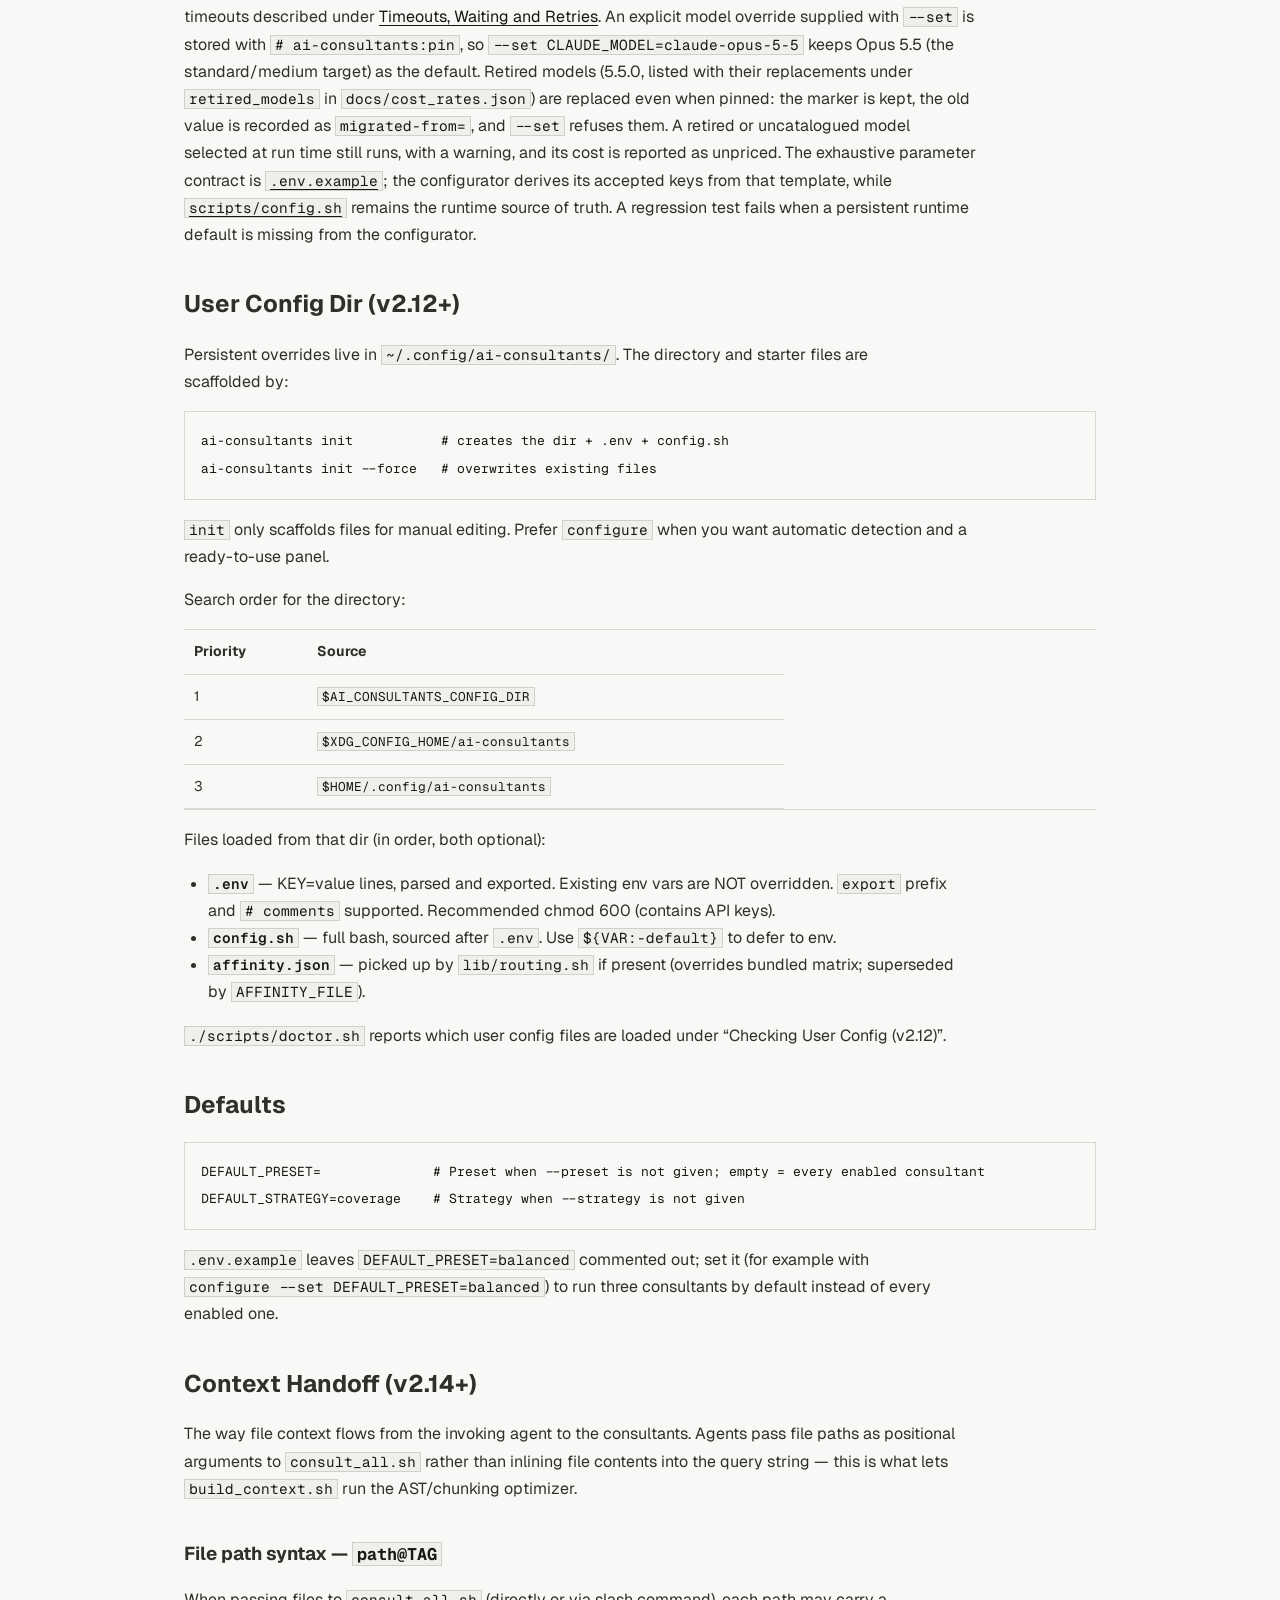
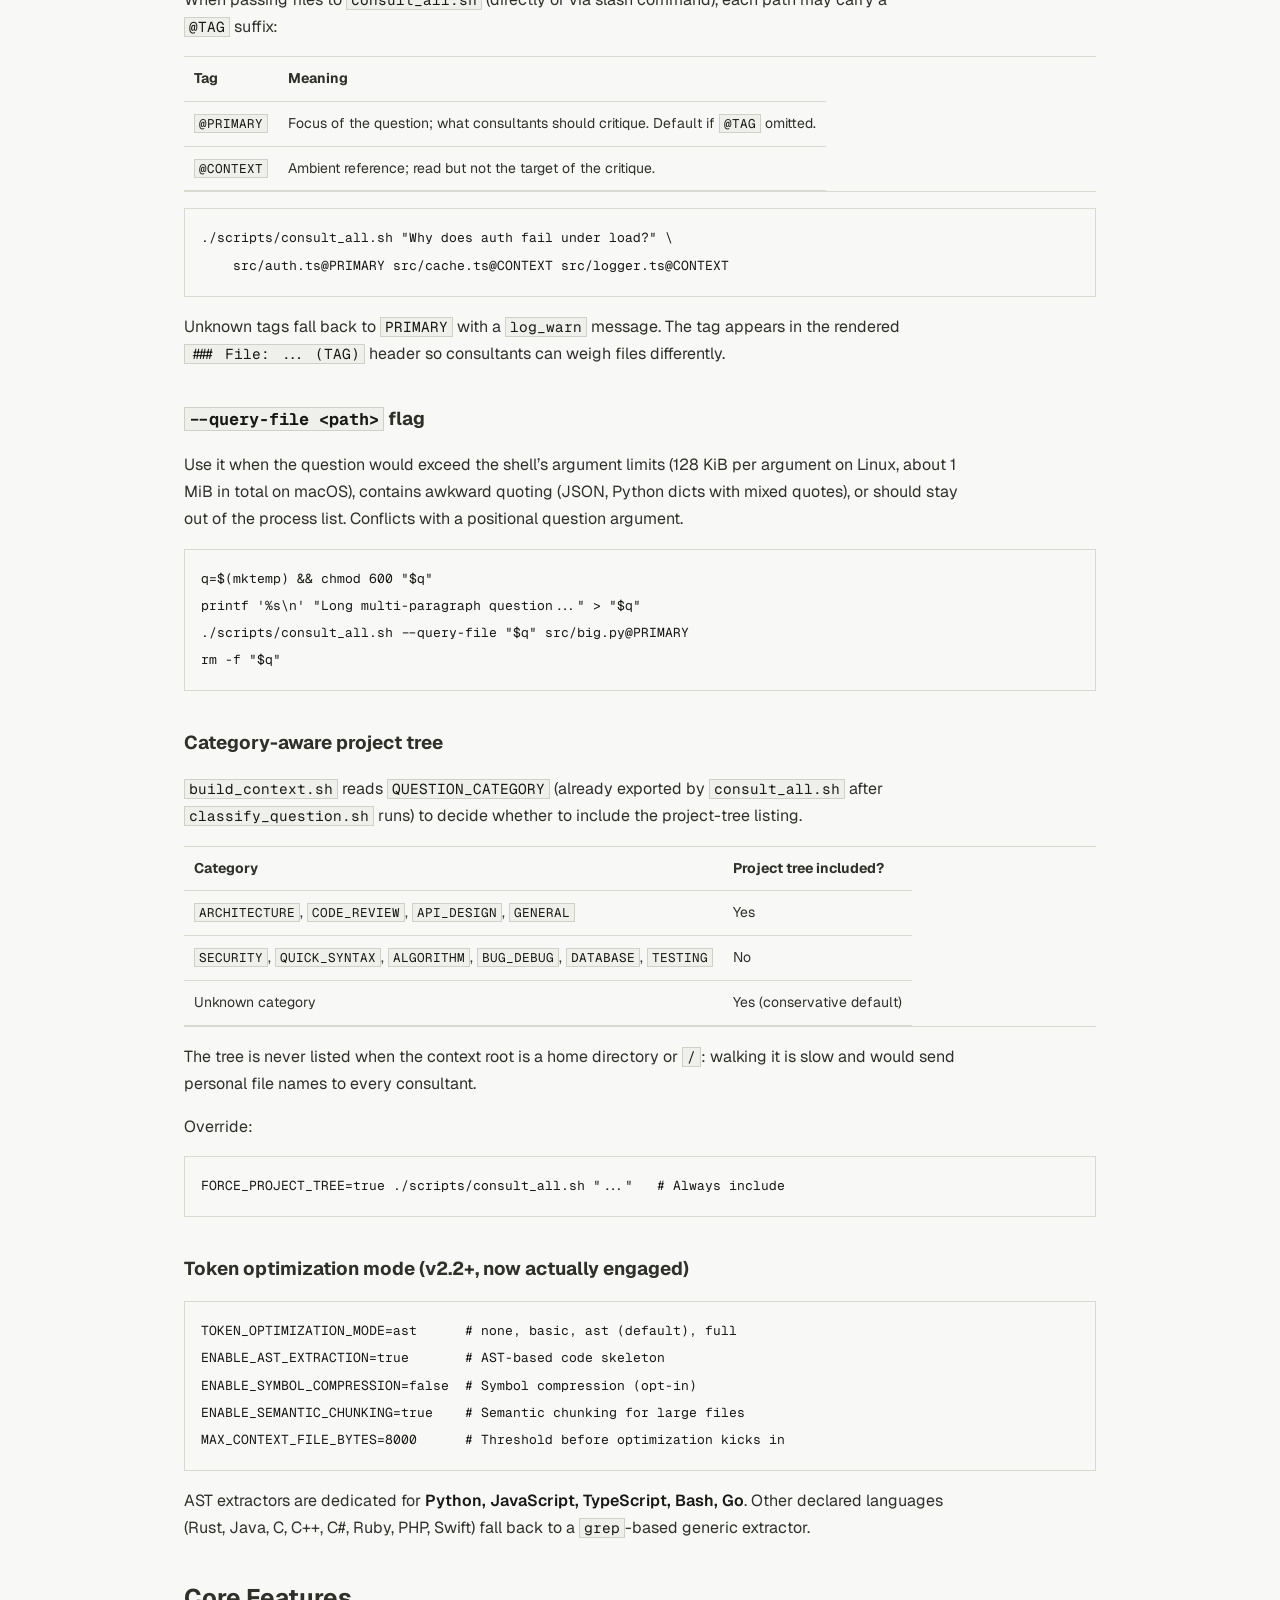
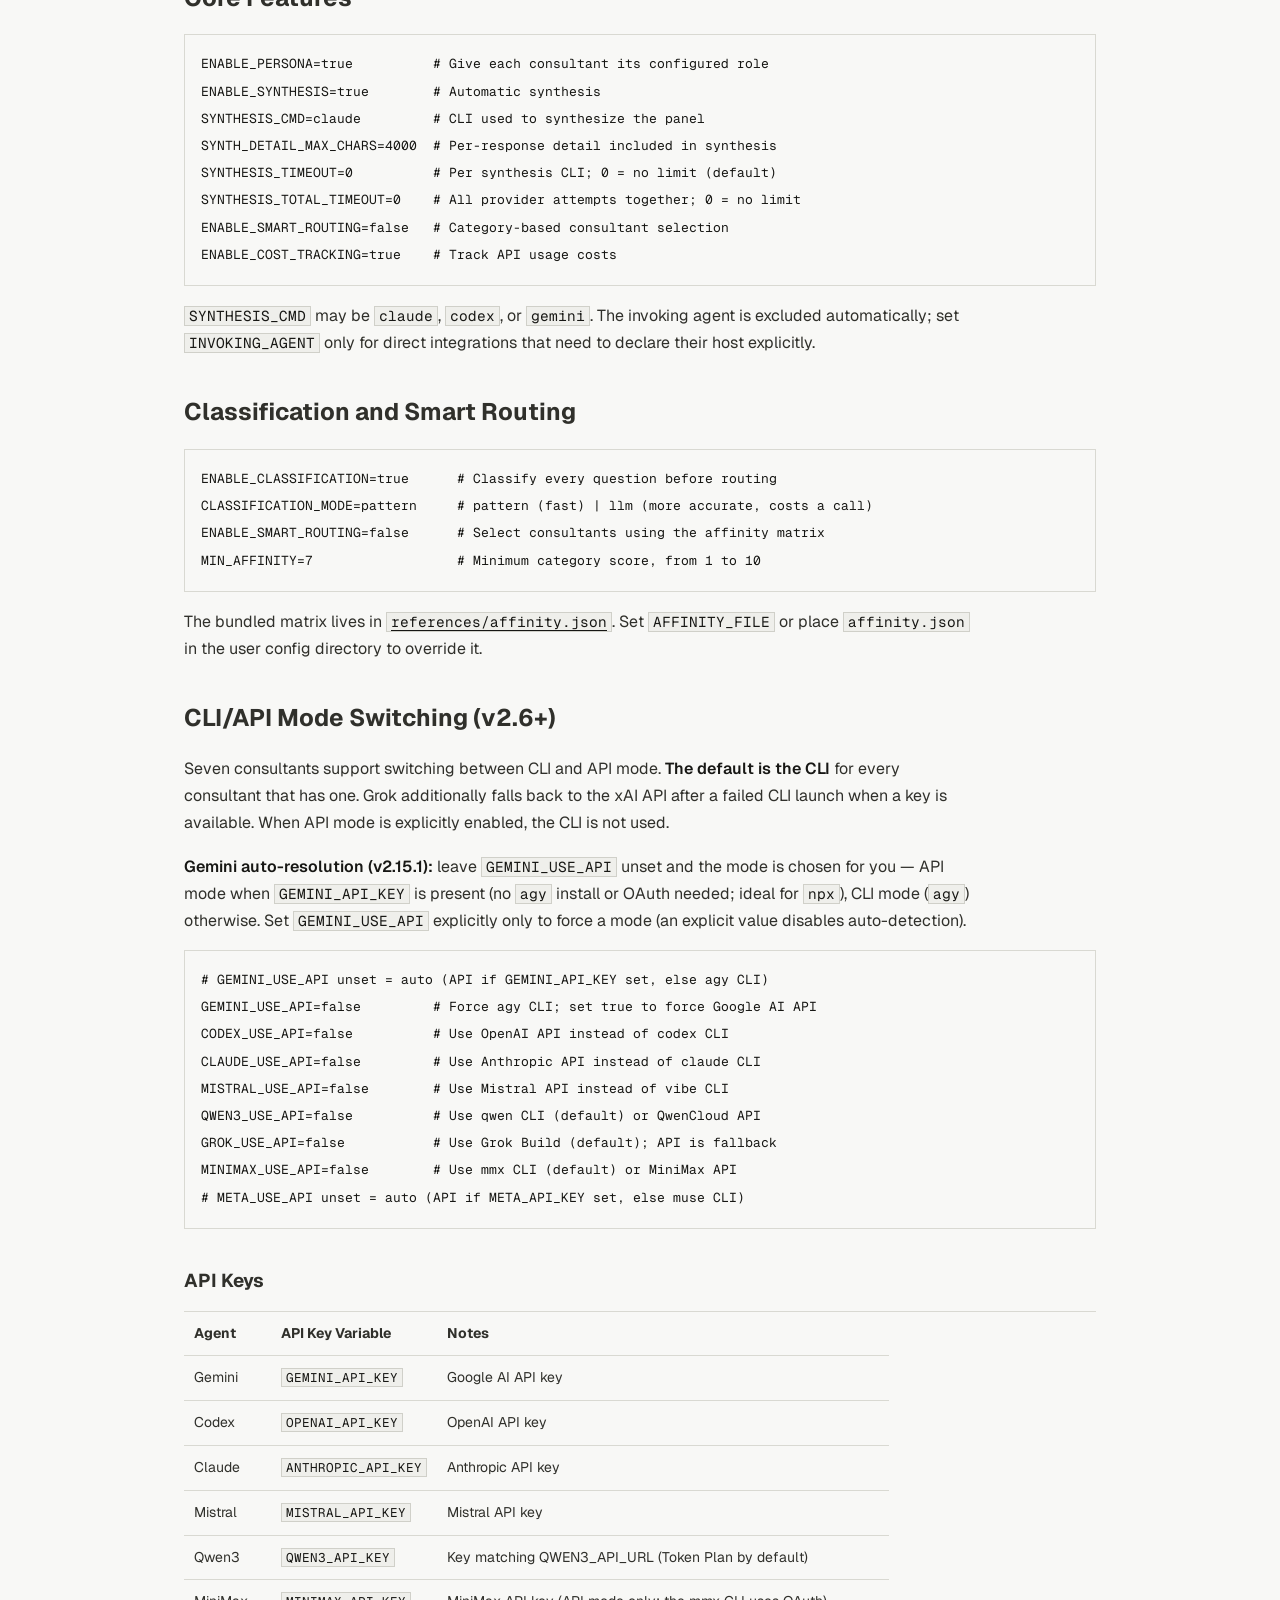
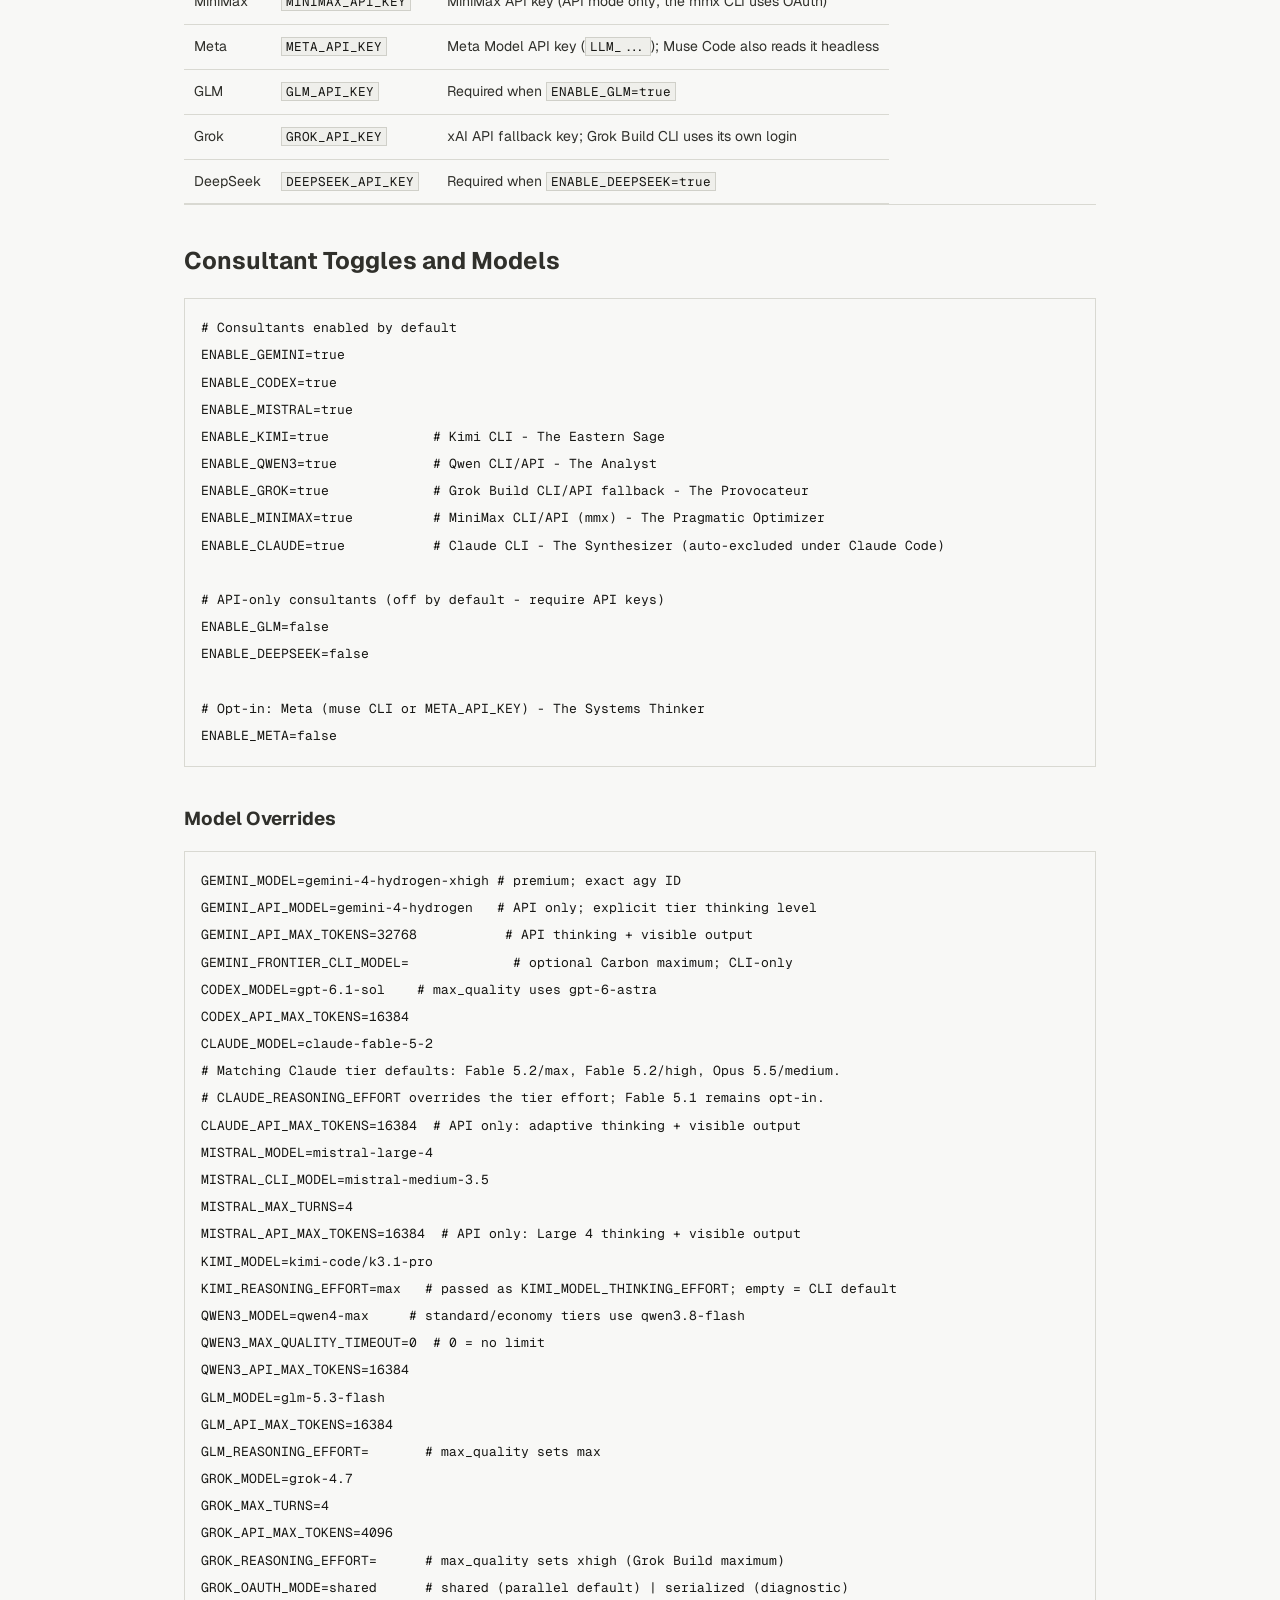
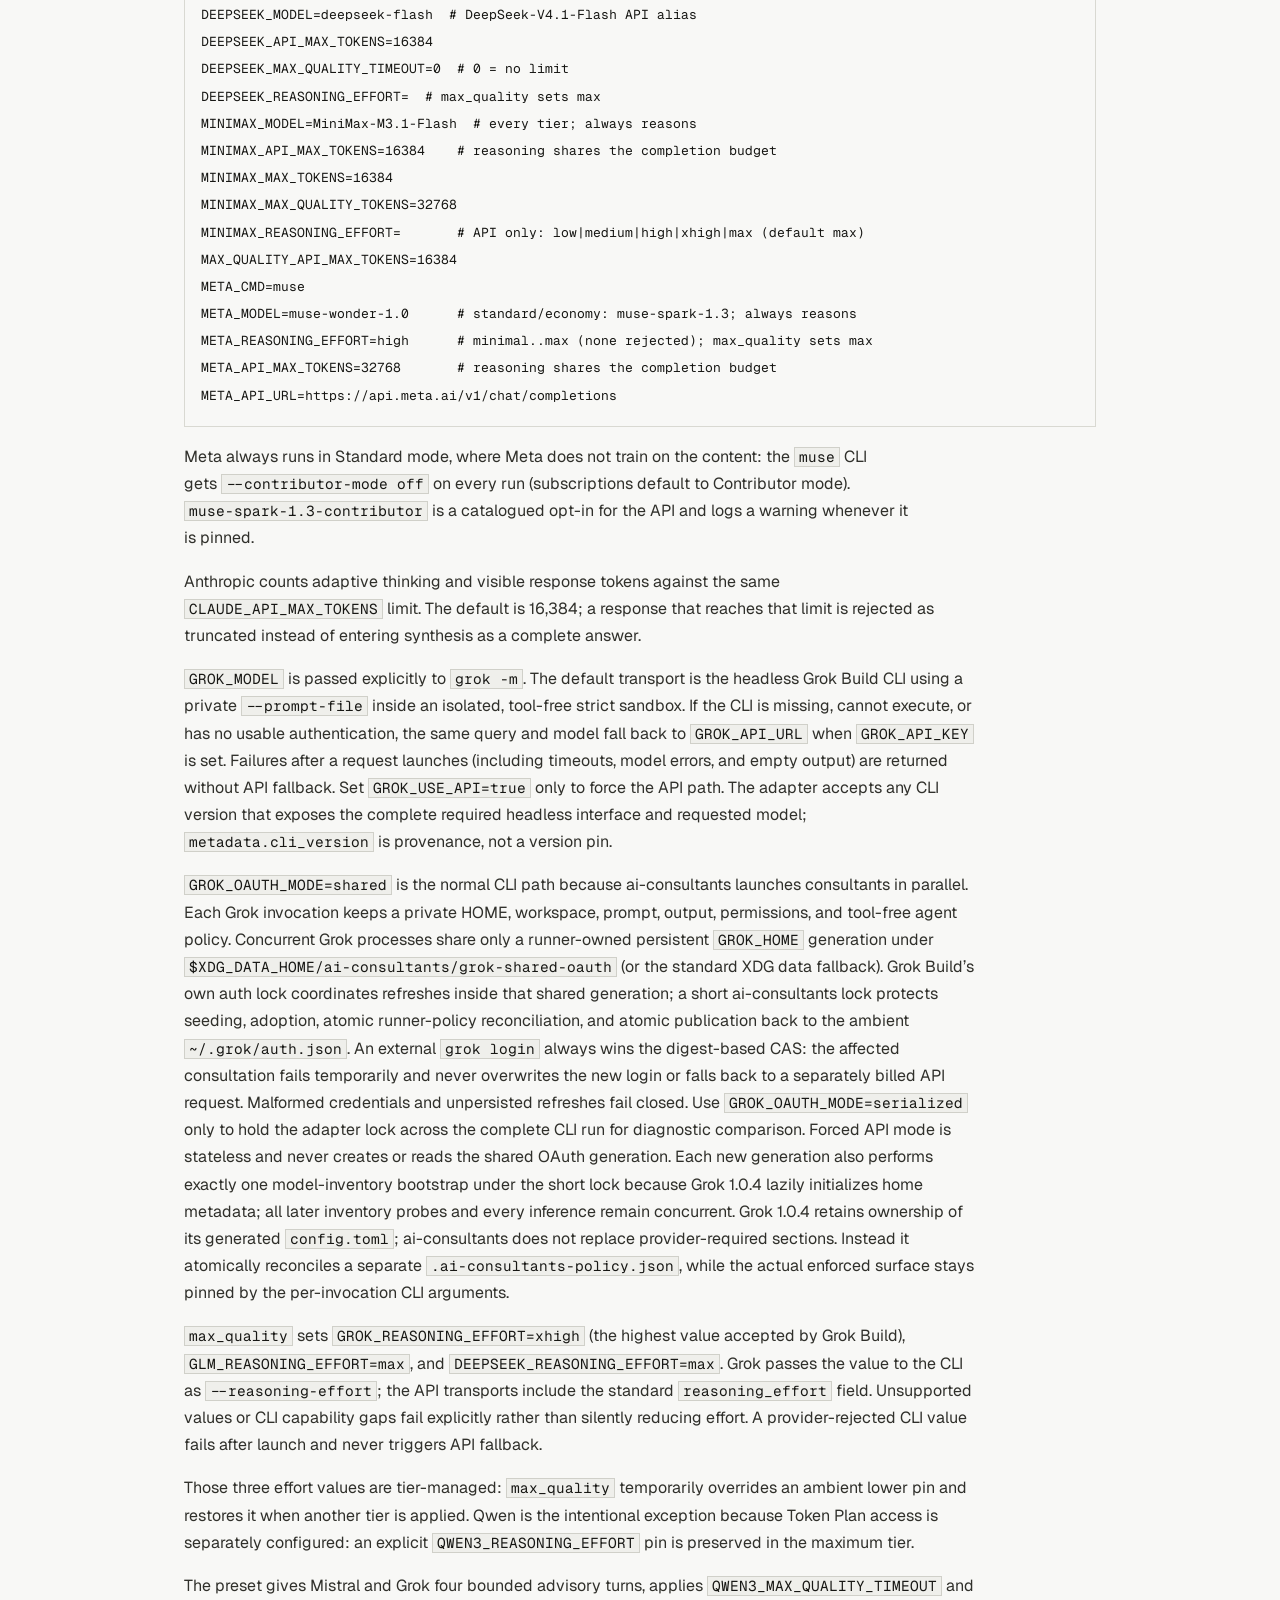
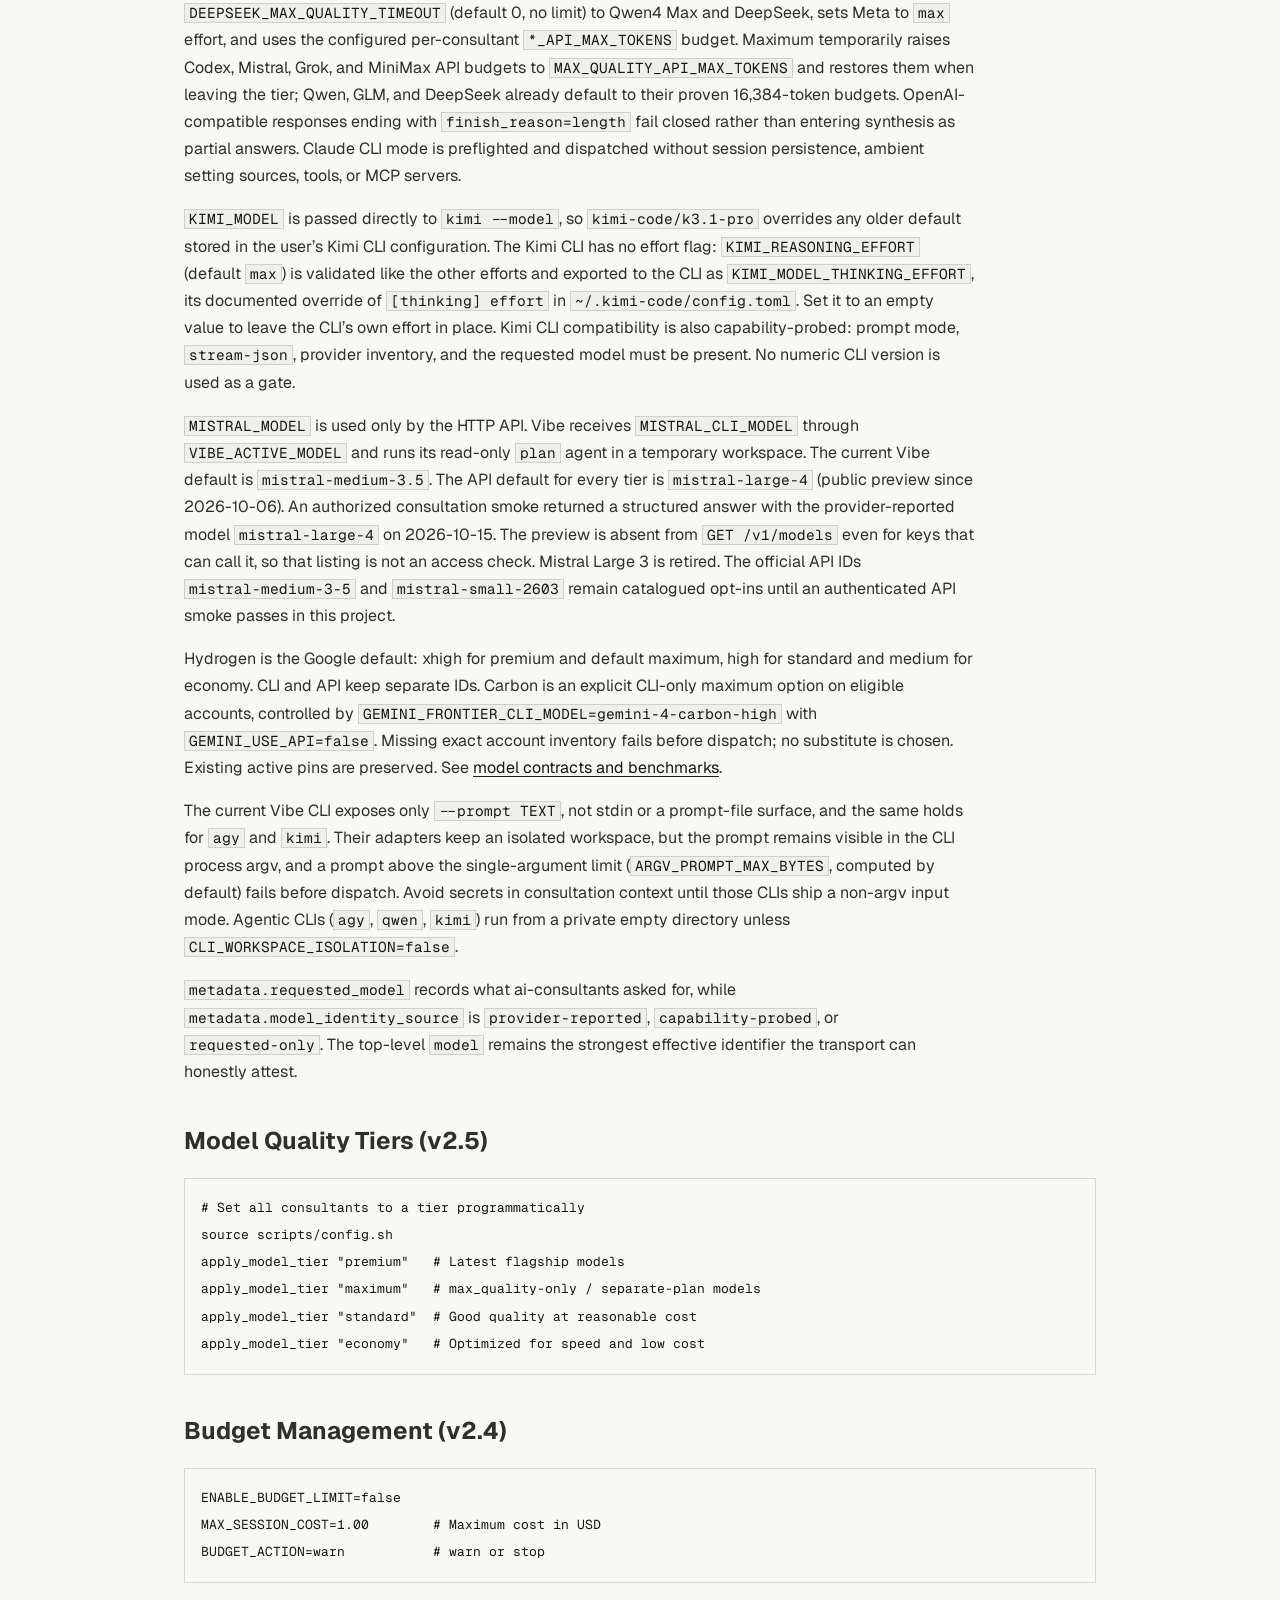
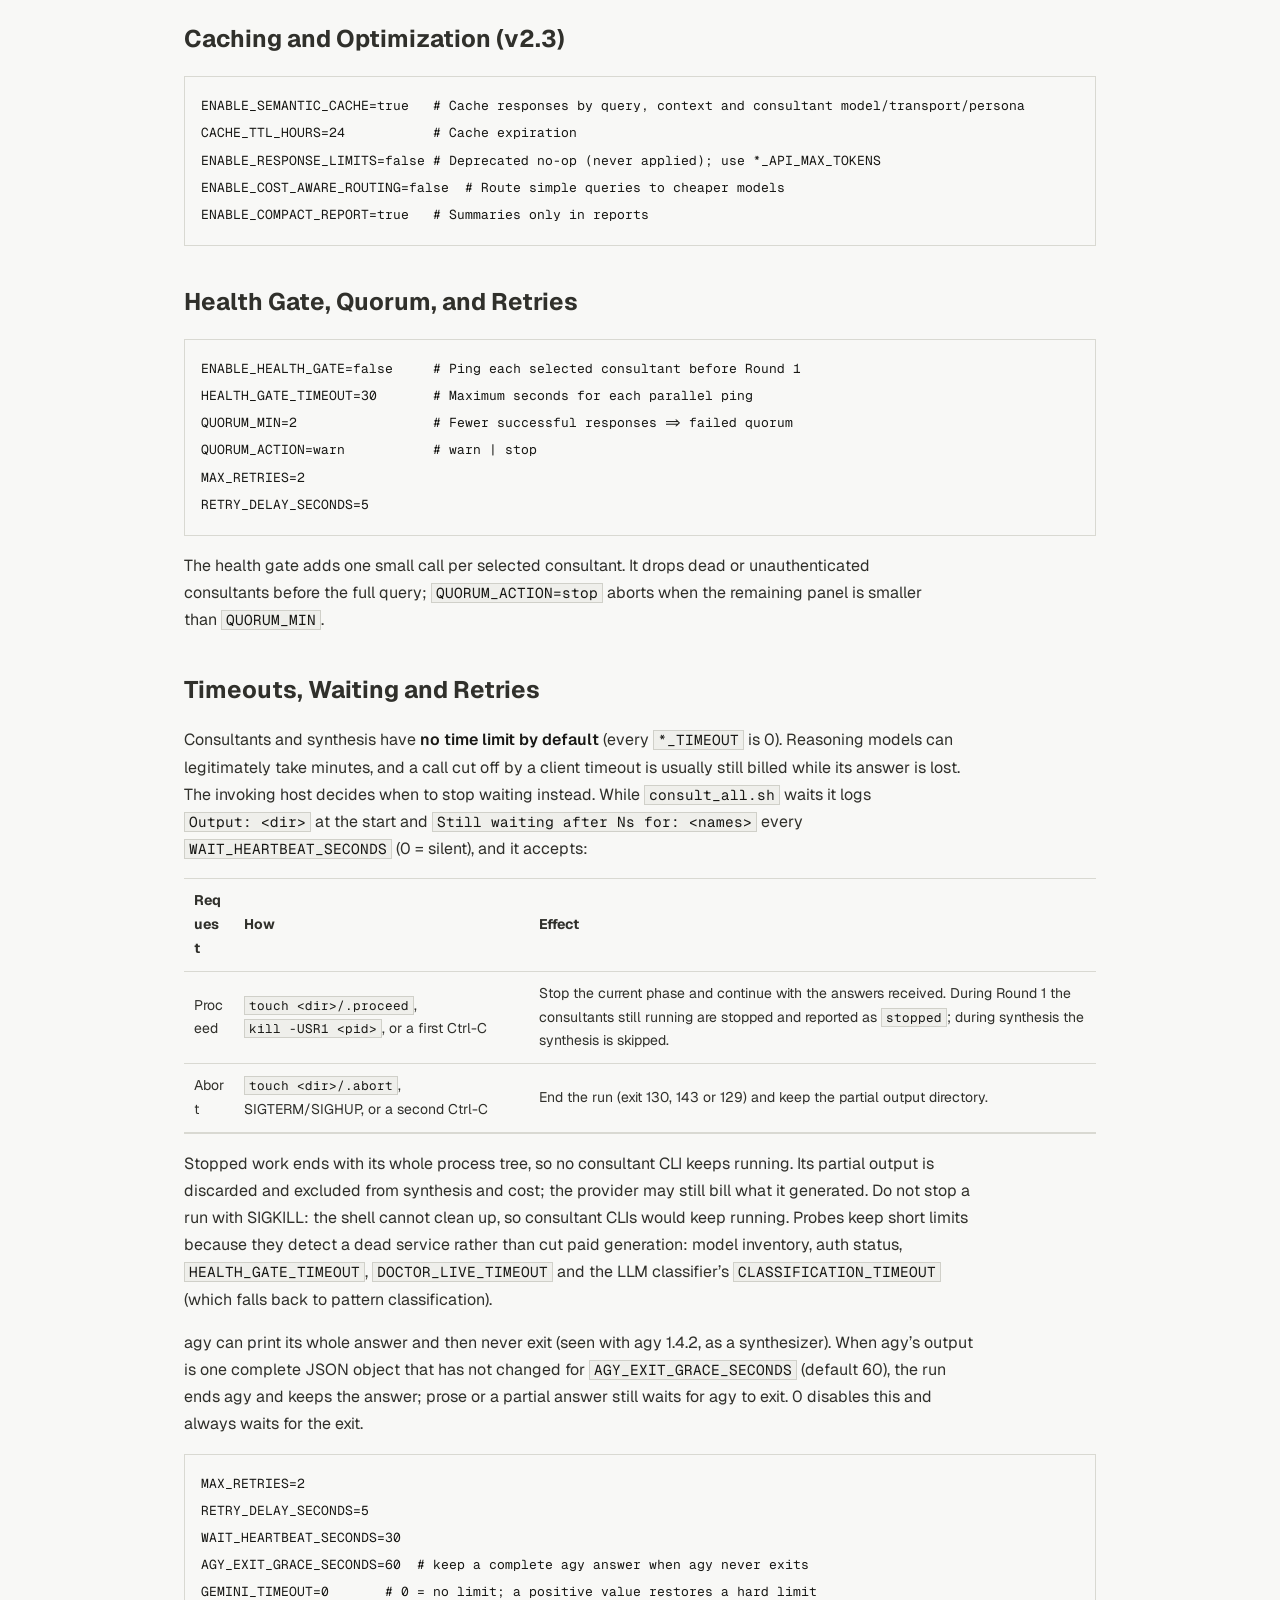
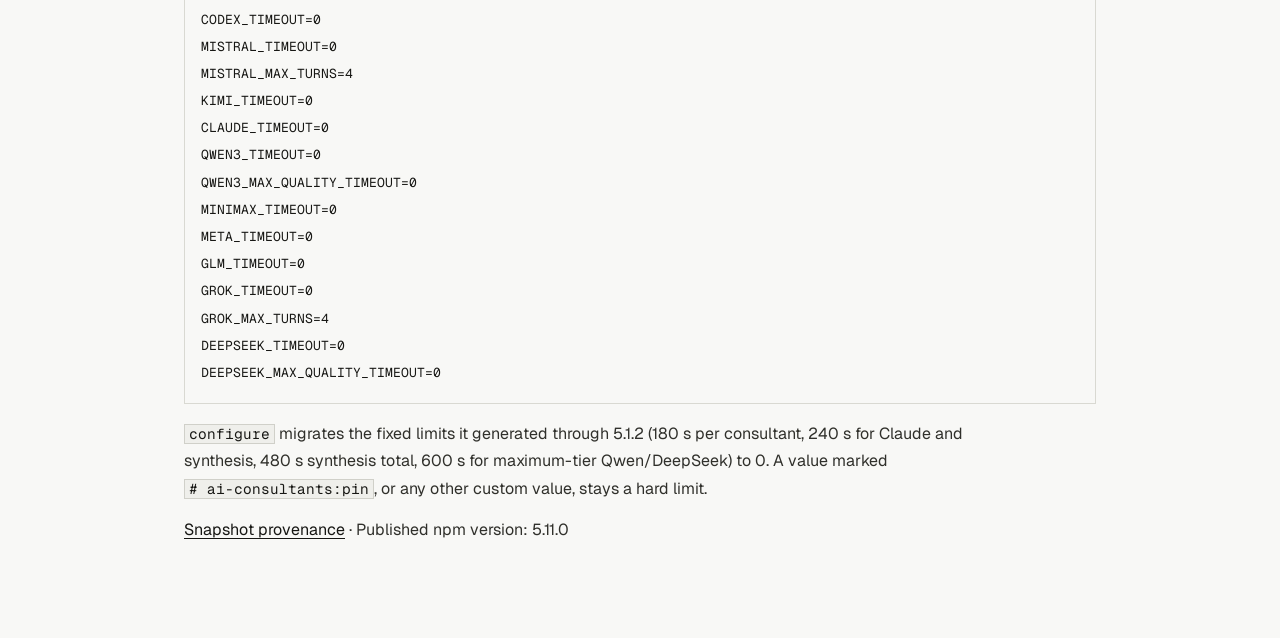
<file: docs/configuration.html>
<!DOCTYPE html>
<html lang="en">
<head>
    <meta charset="UTF-8">
    <meta name="viewport" content="width=device-width, initial-scale=1.0">
    <title>Configuration — ai-consultants</title>
    <meta name="description" content="Released model documentation for Qwen4 Max, measured with Artificial Analysis v5.0.1.">
    <meta name="theme-color" content="#000000" media="(prefers-color-scheme: dark)">
    <meta name="theme-color" content="#f8f8f6" media="(prefers-color-scheme: light)">

    <!-- SEO -->
    <link rel="canonical" href="https://aiconsultants.sh/docs/configuration.html">
    <meta name="robots" content="index, follow">
    <meta name="author" content="Matteo Scurati">
    <meta name="keywords" content="ai-consultants, multiple AI models, second opinion, design review, threat modeling, Claude Code skill, Codex, Gemini, Mistral, npx ai-consultants">

    <!-- Open Graph -->
    <meta property="og:type" content="website">
    <meta property="og:url" content="https://aiconsultants.sh/docs/configuration.html">
    <meta property="og:site_name" content="ai-consultants">
    <meta property="og:title" content="Configuration — ai-consultants">
    <meta property="og:description" content="Released model integration and documentation.">
    <meta property="og:image" content="https://aiconsultants.sh/og-image.png">
    <meta property="og:image:width" content="1200">
    <meta property="og:image:height" content="630">
    <meta property="og:image:alt" content="A real ai-consultants run: one question, answers from Gemini, Codex and Mistral, and one merged list of risks and edge cases tagged with the models that raised each.">

    <!-- Twitter -->
    <meta name="twitter:card" content="summary_large_image">
    <meta name="twitter:title" content="Configuration — ai-consultants">
    <meta name="twitter:description" content="Released model integration and documentation.">
    <meta name="twitter:image" content="https://aiconsultants.sh/og-image.png">
    <meta name="twitter:image:alt" content="A real ai-consultants run: one question, answers from Gemini, Codex and Mistral, and one merged list of risks and edge cases tagged with the models that raised each.">

    <!-- JSON-LD Structured Data (softwareVersion is rewritten at release by sync_site.sh) -->
    

    <script defer src="https://cloud.umami.is/script.js" data-website-id="ed9fc15a-2479-44ad-b6ff-e32001f8ea1d"></script>

    <link rel="preconnect" href="https://fonts.googleapis.com">
    <link rel="preconnect" href="https://fonts.gstatic.com" crossorigin>
    <link href="https://fonts.googleapis.com/css2?family=Geist:wght@400;500;600;700&amp;family=Geist+Mono:wght@400;500;600&amp;display=swap" rel="stylesheet">
    <link rel="icon" href="/favicon.svg" type="image/svg+xml">
    <link rel="icon" href="/favicon-32.png" type="image/png" sizes="32x32">
    <link rel="apple-touch-icon" href="/apple-touch-icon.png">
    <script>
        // Motion is opt-in: only without reduced motion, and dropped if the page script never runs
        if (!(window.matchMedia && window.matchMedia('(prefers-reduced-motion: reduce)').matches)) {
            document.documentElement.classList.add('motion');
            setTimeout(function () { if (!window.__aicMotion) document.documentElement.classList.remove('motion'); }, 3000);
        }
    </script>
    <style>
        *, *::before, *::after { margin: 0; padding: 0; box-sizing: border-box; }

        :root {
            --font-body: 'Geist', system-ui, -apple-system, sans-serif;
            --font-mono: 'Geist Mono', ui-monospace, SFMono-Regular, Menlo, monospace;
            --gutter: 24px;
            /* Motion: --ease for UI states, --e/--e2/--io for the load and story choreography */
            --ease: cubic-bezier(0.22, 1, 0.36, 1);
            --e: cubic-bezier(0.16, 1, 0.3, 1);
            --e2: cubic-bezier(0.33, 1, 0.68, 1);
            --io: cubic-bezier(0.65, 0, 0.35, 1);
        }

        html { scroll-behavior: smooth; scroll-padding-top: 96px; -webkit-text-size-adjust: 100%; }

        body {
            font-family: var(--font-body);
            font-size: 16px;
            line-height: 24px;
            background: var(--bg);
            color: var(--text-body);
            -webkit-font-smoothing: antialiased;
            overflow-wrap: break-word;
        }

        h1, h2, h3 { text-wrap: balance; }
        p, li, dd { text-wrap: pretty; }

        a { color: var(--text); text-underline-offset: 3px; transition: color 0.3s var(--ease), border-color 0.3s var(--ease); }
        strong { color: var(--text); font-weight: 600; }

        code {
            font-family: var(--font-mono);
            font-size: 0.875em;
            color: var(--text);
            background: var(--bg-elevated);
            border: 1px solid var(--border-light);
            padding: 0 4px;
            overflow-wrap: anywhere;
        }

        :focus-visible { outline: 2px solid var(--text); outline-offset: 4px; }

        .sr-only {
            position: absolute; width: 1px; height: 1px; padding: 0; margin: -1px;
            overflow: hidden; clip: rect(0, 0, 0, 0); white-space: nowrap; border: 0;
        }

        .skip-link {
            position: absolute; left: 16px; top: -48px; z-index: 300;
            background: var(--text); color: var(--bg);
            font-family: var(--font-mono); font-size: 14px; line-height: 20px;
            padding: 8px 12px; text-decoration: none;
        }
        .skip-link:focus { top: 12px; }

        .container { max-width: 1200px; margin: 0 auto; padding: 0 var(--gutter); }
        .prose { max-width: 680px; }

        /* ——— NAV: floats off the top edge, sized to its content ——— */
        .site-nav {
            position: sticky; top: 12px; z-index: 100;
            margin-top: 12px;
            padding: 0 var(--gutter);
        }

        .nav-inner {
            position: relative; isolation: isolate;
            display: flex; align-items: center; justify-content: space-between; gap: 48px;
            width: fit-content; max-width: 100%;
            height: 56px; margin: 0 auto; padding: 0 16px 0 24px;
        }
        /* The blurred surface lives on a pseudo element, so the fixed mobile panel is not trapped by backdrop-filter */
        .nav-inner::before {
            content: ""; position: absolute; inset: 0; z-index: -1;
            background: var(--bg);
            border: 1px solid var(--border-light);
        }

        .wordmark {
            font-family: var(--font-mono);
            font-size: 14px; line-height: 20px; font-weight: 600;
            color: var(--text); text-decoration: none;
            letter-spacing: -0.02em;
        }

        .nav-links { display: flex; align-items: center; gap: 24px; list-style: none; }

        .nav-links a {
            font-family: var(--font-mono);
            font-size: 14px; line-height: 20px;
            color: var(--text-secondary);
            text-decoration: none;
            display: inline-flex; align-items: center; gap: 8px;
        }
        .nav-links a:hover { color: var(--text); }
        .nav-links a.current { color: var(--text); }
        .nav-links img { height: 20px; width: auto; display: block; }

        .menu-btn {
            display: none;
            align-items: center; gap: 12px;
            background: none; border: 1px solid var(--border-light);
            color: var(--text); cursor: pointer;
            font-family: var(--font-mono); font-size: 14px; line-height: 20px; font-weight: 600;
            padding: 4px 12px;
            transition: border-color 0.3s var(--ease), transform 0.3s var(--ease);
        }
        .menu-btn:hover { border-color: var(--text-muted); }
        .menu-btn:active { transform: scale(0.98); }
        .menu-btn .bars { position: relative; display: block; width: 16px; height: 12px; }
        .menu-btn .bars span {
            position: absolute; left: 0; right: 0; height: 2px; background: var(--text);
            transition: transform 0.5s var(--ease), opacity 0.3s var(--ease);
        }
        .menu-btn .bars span:nth-child(1) { top: 0; }
        .menu-btn .bars span:nth-child(2) { top: 5px; }
        .menu-btn .bars span:nth-child(3) { top: 10px; }
        .menu-btn[aria-expanded="true"] .bars span:nth-child(1) { transform: translateY(5px) rotate(45deg); }
        .menu-btn[aria-expanded="true"] .bars span:nth-child(2) { opacity: 0; }
        .menu-btn[aria-expanded="true"] .bars span:nth-child(3) { transform: translateY(-5px) rotate(-45deg); }

        /* ——— SHARED ——— */
        .section-label {
            font-family: var(--font-mono);
            font-size: 14px; line-height: 20px; font-weight: 500;
            color: var(--text-muted);
            margin-bottom: 16px;
        }

        section { padding: 80px 0 96px; border-bottom: 1px solid var(--border); }

        section h2 {
            font-size: 36px; line-height: 40px;
            font-weight: 600; letter-spacing: -0.025em;
            color: var(--text);
            margin-bottom: 24px;
            max-width: 680px;
        }

        .lead { font-size: 18px; line-height: 28px; color: var(--text-body); max-width: 680px; margin-bottom: 40px; }

        /* Command block: real text, wraps instead of scrolling, own copy button */
        .cmd {
            display: flex; align-items: flex-start; gap: 12px;
            background: var(--bg-elevated);
            border: 1px solid var(--border-light);
            padding: 12px 12px 12px 16px;
            font-family: var(--font-mono); font-size: 14px; line-height: 20px;
            color: var(--text);
        }
        .cmd-line { flex: 1; min-width: 0; white-space: pre-wrap; overflow-wrap: anywhere; }
        .cmd code.cmd-line { background: none; border: 0; padding: 0; font-size: inherit; color: inherit; }
        .prompt { color: var(--text-muted); user-select: none; -webkit-user-select: none; }

        .copy {
            flex: none;
            font-family: var(--font-mono); font-size: 12px; line-height: 16px; font-weight: 600;
            color: var(--text); background: transparent;
            border: 1px solid var(--border-strong);
            padding: 2px 8px; cursor: pointer;
            transition: border-color 0.3s var(--ease), background-color 0.3s var(--ease), transform 0.3s var(--ease);
        }
        .copy:hover { border-color: var(--text-muted); background: var(--bg-card); }
        .copy:active { transform: scale(0.98); }

        /* ——— HERO ——— */
        .hero { padding: 64px 0 96px; border-bottom: 1px solid var(--border); }

        .hero-grid { display: grid; grid-template-columns: minmax(0, 1fr); gap: 48px; }

        .eyebrow {
            font-family: var(--font-mono);
            font-size: 14px; line-height: 20px; color: var(--text-secondary);
            margin-bottom: 16px; max-width: 46ch;
        }

        .hero h1 {
            font-size: 36px; line-height: 40px;
            font-weight: 600; letter-spacing: -0.03em;
            color: var(--text);
            max-width: 680px;
            margin-bottom: 24px;
        }

        .subhead { font-size: 18px; line-height: 28px; color: var(--text-body); margin-bottom: 32px; max-width: 60ch; }

        .cta-label {
            font-family: var(--font-mono);
            font-size: 14px; line-height: 20px; font-weight: 500;
            color: var(--text); margin-bottom: 12px;
        }

        .cmd-hero {
            background: var(--bg);
            border-color: var(--border-bright);
            color: var(--text);
        }
        .cmd-hero .copy {
            font-size: 14px; line-height: 20px;
            padding: 8px 12px; margin: -4px -4px -4px 0;
            background: var(--text); color: var(--bg);
            border-color: var(--text);
        }
        .cmd-hero .copy:hover { background: var(--text-body); border-color: var(--text-body); }

        .card-video { display: block; width: 100%; height: auto; background: var(--bg); border-bottom: 1px solid var(--border); }
        .cmd-hero + .cmd-hero { margin-top: 8px; }
        .cmd-hint { display: block; color: var(--text-muted); font-size: 12px; line-height: 16px; margin-top: 4px; user-select: none; -webkit-user-select: none; }
        .r-gloss { color: var(--text-secondary); font-size: 12px; line-height: 16px; font-weight: 400; }

        .cta-notes { margin-top: 16px; display: grid; gap: 8px; max-width: 60ch; }
        .cta-notes p { font-size: 14px; line-height: 20px; color: var(--text-secondary); }

        .quiet-link {
            display: inline-block; margin-top: 24px;
            font-family: var(--font-mono); font-size: 14px; line-height: 20px;
            color: var(--text-secondary); text-decoration: none;
            border-bottom: 1px solid var(--border-strong);
            padding-bottom: 2px;
        }
        .quiet-link:hover { color: var(--text); border-color: var(--text-muted); }

        /* Example card: selectable monospace text in a terminal frame */
        .card {
            background: var(--bg-elevated);
            border: 1px solid var(--border-light);
            min-width: 0;
        }

        .card-bar {
            display: flex; align-items: center; gap: 8px;
            height: 32px; padding: 0 16px;
            border-bottom: 1px solid var(--border);
        }
        .card-bar i { width: 8px; height: 8px; border-radius: 9999px; background: var(--border-strong); display: block; }

        .card-body { padding: 24px; font-family: var(--font-mono); font-size: 14px; line-height: 20px; }

        .card-label {
            font-size: 12px; line-height: 16px; font-weight: 500;
            color: var(--text-muted);
            margin-bottom: 8px;
        }

        .r-outcome { color: var(--text-body); }
        .r-outcome b { color: var(--text); font-weight: 500; }
        .r-head { color: var(--text); font-weight: 500; margin: 16px 0 8px; }

        /* The story keeps the list at its resting height, so the page never shifts */
        .r-clip { overflow: hidden; }
        .r-list { list-style: none; display: grid; gap: 12px; }
        .r-list li { display: grid; grid-template-columns: 16px minmax(0, 1fr); }
        .r-list li::before { content: "-"; color: var(--text-muted); }
        .kind { color: var(--text-muted); }
        .point { color: var(--text-body); }
        .by { color: var(--text-muted); white-space: nowrap; }
        .by b { color: var(--text); font-weight: 500; }
        .solo { color: var(--accent); display: inline-block; }

        .legend { margin-top: 16px; color: var(--text-secondary); font-size: 12px; line-height: 16px; }

        .show-all {
            margin-top: 16px;
            font-family: var(--font-mono); font-size: 12px; line-height: 16px; font-weight: 600;
            color: var(--text); background: none;
            border: 1px solid var(--border-strong);
            padding: 4px 8px; cursor: pointer;
            transition: border-color 0.3s var(--ease), transform 0.3s var(--ease);
        }
        .show-all:hover { border-color: var(--text-muted); }
        .show-all:active { transform: scale(0.98); }

        .card figcaption {
            border-top: 1px solid var(--border);
            padding: 12px 24px;
            font-size: 14px; line-height: 20px; color: var(--text-muted);
        }

        /* ——— HOW IT WORKS ——— */
        .pipeline {
            display: flex; flex-wrap: wrap; gap: 8px; align-items: center;
            margin-bottom: 40px;
            font-family: var(--font-mono); font-size: 14px; line-height: 20px;
            list-style: none;
        }
        .pipeline-step {
            padding: 8px 16px; border: 1px solid var(--border-light); color: var(--text-secondary);
            transition: border-color 0.3s var(--ease), color 0.3s var(--ease), background-color 0.3s var(--ease);
        }
        .pipeline-step.lit { border-color: var(--text-muted); color: var(--text); background: var(--bg-elevated); }
        .pipeline-arrow { color: var(--text-muted); }

        .diagram { display: none; margin: 0 0 64px; }
        .diagram svg { width: 100%; height: auto; display: block; overflow: visible; }
        .diagram .box { fill: var(--bg-elevated); stroke: var(--border-strong); transition: stroke 0.3s var(--ease); }
        .diagram .lit .box { stroke: var(--text); }
        .diagram .line { fill: none; stroke: var(--border-strong); stroke-width: 1.5; }
        .diagram .track { stroke: var(--border-light); stroke-width: 4; }
        .diagram .fill { stroke: var(--text-muted); stroke-width: 4; }
        .diagram .skip { fill: none; stroke: var(--border-strong); stroke-dasharray: 6 4; }
        .diagram text { font-family: var(--font-mono); font-size: 14px; fill: var(--text-body); transition: fill 0.3s var(--ease); }
        .diagram text.strong, .diagram .lit text { fill: var(--text); }
        .diagram text.dim { fill: var(--text-muted); }
        .diagram .pulse { fill: var(--text); opacity: 0; }
        .diagram .halo { fill: var(--text); opacity: 0; }

        .steps { list-style: none; display: grid; gap: 32px; }
        .step { display: grid; grid-template-columns: 48px minmax(0, 1fr); gap: 16px; }
        .step-num { font-family: var(--font-mono); font-size: 14px; line-height: 20px; color: var(--text-muted); padding-top: 4px; font-variant-numeric: tabular-nums; }
        .step:target .step-num { color: var(--text); }
        .step h3 { font-size: 20px; line-height: 28px; font-weight: 600; color: var(--text); margin-bottom: 8px; }
        .step p { font-size: 16px; line-height: 24px; color: var(--text-body); max-width: 65ch; }

        .footnote {
            margin-top: 40px; max-width: 768px;
            font-size: 14px; line-height: 20px; color: var(--text-secondary);
            border-top: 1px solid var(--border); padding-top: 16px;
        }

        /* ——— WHEN ——— */
        .when-grid { display: grid; grid-template-columns: minmax(0, 1fr); gap: 40px; margin-bottom: 40px; }

        .col-title {
            font-family: var(--font-mono);
            font-size: 14px; line-height: 20px; font-weight: 500;
            color: var(--text);
            padding-bottom: 8px; margin-bottom: 24px;
            border-bottom: 1px solid var(--border-light);
        }

        .use-list, .skip-list { list-style: none; display: grid; gap: 24px; }
        .use-list li, .skip-list li { position: relative; padding-left: 24px; font-size: 16px; line-height: 24px; }
        .use-list li::before, .skip-list li::before {
            position: absolute; left: 0; top: 0;
            font-family: var(--font-mono); color: var(--text-secondary);
        }
        .use-list li::before { content: "\2713"; }
        .skip-list li::before { content: "\2715"; }
        .skip-list { gap: 16px; }

        .situation { display: block; color: var(--text); font-weight: 600; margin-bottom: 8px; }
        .q {
            display: inline-block;
            font-family: var(--font-mono); font-size: 12px; line-height: 16px;
            color: var(--text-body);
            background: var(--bg-elevated);
            padding: 8px 12px;
            overflow-wrap: anywhere;
        }
        .q-extra { display: block; margin-top: 8px; color: var(--text-body); }

        .measured { background: var(--bg-elevated); padding: 24px; }
        .measured h3 { font-size: 16px; line-height: 24px; font-weight: 600; color: var(--text); margin-bottom: 8px; }
        .measured p { font-size: 16px; line-height: 24px; color: var(--text-body); max-width: 65ch; }

        /* ——— WORKS WITH ——— */
        .chip-row { display: grid; grid-template-columns: minmax(0, 1fr); gap: 12px; margin-bottom: 32px; }
        .row-label {
            font-family: var(--font-mono);
            font-size: 14px; line-height: 20px; font-weight: 500;
            color: var(--text-muted);
            padding-top: 4px;
        }
        .chips { list-style: none; display: flex; flex-wrap: wrap; gap: 8px; }
        .chips li {
            font-family: var(--font-mono); font-size: 14px; line-height: 20px;
            color: var(--text);
            border: 1px solid var(--border-light);
            padding: 4px 12px;
            transition: border-color 0.3s var(--ease), background-color 0.3s var(--ease);
        }
        .chips li.lit { border-color: var(--text-muted); background: var(--bg-elevated); }
        .works-note { max-width: 680px; font-size: 16px; line-height: 24px; color: var(--text-body); margin-top: 8px; }
        .small-print { margin-top: 24px; font-size: 14px; line-height: 20px; color: var(--text-muted); }

        /* ——— BEFORE YOU RUN ——— */
        .facts { display: grid; gap: 0; border-top: 1px solid var(--border-light); max-width: 900px; }
        .fact { display: grid; grid-template-columns: minmax(0, 1fr); gap: 8px; padding: 24px 0; border-bottom: 1px solid var(--border-light); }
        .fact dt {
            font-family: var(--font-mono);
            font-size: 14px; line-height: 20px; font-weight: 500;
            color: var(--text);
            padding-top: 2px;
        }
        .fact dd { font-size: 16px; line-height: 24px; color: var(--text-body); max-width: 70ch; }

        /* ——— GET STARTED ——— */
        .prereq { background: var(--bg-elevated); padding: 24px; margin-bottom: 32px; max-width: 820px; }
        .box-label {
            font-family: var(--font-mono);
            font-size: 14px; line-height: 20px; font-weight: 500;
            color: var(--text); margin-bottom: 12px;
        }
        .prereq > ul { list-style: none; display: grid; gap: 16px; }
        .prereq > ul > li { font-size: 16px; line-height: 24px; color: var(--text-body); padding-left: 16px; position: relative; }
        .prereq > ul > li::before { content: "-"; position: absolute; left: 0; color: var(--text-muted); }
        .cli-list { display: grid; gap: 12px; margin-top: 12px; }
        .cli-list > div { display: grid; grid-template-columns: minmax(0, 1fr); gap: 4px; }
        .cli-list dt { font-family: var(--font-mono); font-size: 14px; line-height: 20px; color: var(--text); }
        .cli-list dd { font-size: 14px; line-height: 20px; color: var(--text-secondary); }
        .cli-list .cmd { background: var(--bg); padding: 8px 8px 8px 12px; margin-bottom: 4px; }

        .tabs { max-width: 820px; }
        .tablist { display: flex; gap: 0; border-bottom: 1px solid var(--border-light); margin-bottom: 24px; flex-wrap: wrap; }
        .tab {
            font-family: var(--font-mono); font-size: 14px; line-height: 20px;
            color: var(--text-secondary); background: none;
            border: 0; border-bottom: 2px solid transparent;
            padding: 12px 16px; margin-bottom: -1px;
            cursor: pointer;
            transition: color 0.3s var(--ease), border-color 0.3s var(--ease);
        }
        .tab[aria-selected="true"] { color: var(--text); border-bottom-color: var(--text); }
        .tab:hover { color: var(--text); }
        .no-js .tablist { display: none; }
        .panel-title { display: none; }
        .no-js .panel-title { display: block; font-family: var(--font-mono); font-size: 14px; line-height: 20px; color: var(--text); margin: 24px 0 12px; }

        .setup-steps { list-style: none; display: grid; gap: 24px; }
        .setup-steps li { display: grid; grid-template-columns: 32px minmax(0, 1fr); gap: 8px; }
        .setup-n { font-family: var(--font-mono); font-size: 14px; line-height: 20px; color: var(--text-muted); padding-top: 12px; font-variant-numeric: tabular-nums; }
        .setup-steps p, .panel-text { font-size: 14px; line-height: 20px; color: var(--text-secondary); margin-top: 8px; }
        .cmd-stack { display: grid; gap: 12px; }
        .panel-text.then { margin: 8px 0 0; color: var(--text-body); }

        .warn {
            max-width: 820px; margin-top: 32px;
            background: var(--bg-elevated);
            padding: 16px 24px;
            font-size: 16px; line-height: 24px; color: var(--text-body);
        }

        .more-link {
            display: inline-block; margin-top: 24px;
            font-size: 16px; line-height: 24px; color: var(--text); text-decoration: none;
            border-bottom: 1px solid var(--border-strong);
        }
        .more-link:hover { border-color: var(--text); }

        /* ——— FAQ: question and answer side by side, always open ——— */
        .faq { max-width: 1040px; border-top: 1px solid var(--border-light); }
        .faq-item { display: grid; grid-template-columns: minmax(0, 1fr); gap: 8px; padding: 24px 0; border-bottom: 1px solid var(--border-light); }
        .faq dt { font-size: 18px; line-height: 28px; font-weight: 600; color: var(--text); }
        .faq dd { font-size: 16px; line-height: 24px; color: var(--text-body); max-width: 65ch; }
        .faq-more { margin-top: 32px; }

        /* ——— FOOTER ——— */
        footer { padding: 48px 0 64px; }
        .footer-main { display: flex; flex-wrap: wrap; justify-content: space-between; align-items: flex-start; gap: 24px; margin-bottom: 24px; }
        .footer-links { display: flex; flex-wrap: wrap; gap: 8px 24px; list-style: none; max-width: 680px; }
        .footer-links a {
            font-family: var(--font-mono); font-size: 14px; line-height: 20px;
            color: var(--text-secondary); text-decoration: none;
        }
        .footer-links a:hover { color: var(--text); }
        .shields { display: flex; flex-wrap: wrap; gap: 8px; align-items: center; }
        .shields a { display: inline-flex; }
        .shields img { height: 20px; width: auto; display: block; }
        .footer-fine { font-size: 12px; line-height: 16px; color: var(--text-muted); max-width: 820px; }
        .footer-fine a { color: var(--text-secondary); }

        /* ——— TOAST ——— */
        .toast {
            position: fixed; bottom: 24px; left: 50%;
            transform: translateX(-50%) translateY(16px);
            width: max-content; max-width: calc(100vw - 32px);
            font-family: var(--font-mono); font-size: 14px; line-height: 20px;
            color: var(--text); background: var(--bg-card);
            border: 1px solid var(--border-strong);
            padding: 8px 16px;
            opacity: 0; pointer-events: none;
            transition: opacity 0.3s var(--ease), transform 0.5s var(--ease);
            z-index: 200;
        }
        .toast.show { opacity: 1; transform: translateX(-50%) translateY(0); }

        /* ——— MOTION ———
           Only active when JS added html.motion (never under reduced motion), so without JS
           every element sits in its final state. */

        /* Page load: the hero copy and the example card rise and resolve from blur */
        .motion .k-up, .motion .k-left, .motion .k-pop, .motion .k-card, .motion .k-fade {
            transition: transform 1.05s var(--e) var(--d, 0s), opacity 0.75s var(--e2) var(--d, 0s), filter 0.75s var(--e2) var(--d, 0s);
        }
        .motion .k-card { transition-duration: 0.9s, 0.6s, 0.6s; }
        .motion .hero:not(.in) .k-up { opacity: 0; transform: translateY(10px); filter: blur(4px); }
        .motion .hero:not(.in) .k-left { opacity: 0; transform: translateX(-10px); filter: blur(4px); }
        .motion .hero:not(.in) .k-pop { opacity: 0; transform: scale(0.86); filter: blur(4px); }
        .motion .hero:not(.in) .k-card { opacity: 0; transform: translateY(24px) scale(0.985); filter: blur(6px); }
        .motion .hero:not(.in) .k-fade { opacity: 0; }

        .hero .eyebrow { --d: 0s; }
        .hero h1 { --d: 0.08s; }
        .hero .subhead { --d: 0.16s; }
        .hero .cta > :nth-child(1) { --d: 0.26s; }
        .hero .cta > :nth-child(2) { --d: 0.32s; }
        .hero .cta > :nth-child(3) { --d: 0.38s; }
        .hero .cta > :nth-child(4) { --d: 0.46s; }
        .hero .cta > :nth-child(5) { --d: 0.52s; }
        .hero .card { --d: 0.18s; }
        .hero .card-bar i:nth-child(1) { --d: 0.34s; }
        .hero .card-bar i:nth-child(2) { --d: 0.38s; }
        .hero .card-bar i:nth-child(3) { --d: 0.42s; }
        .hero .card-video { --d: 0.4s; }
        .hero .card-label { --d: 0.5s; }
        .hero .r-outcome { --d: 0.56s; }
        .hero .r-gloss { --d: 0.6s; }
        .hero .r-head { --d: 0.64s; }
        .hero .r-list > li:nth-child(1) { --d: 0.7s; }
        .hero .r-list > li:nth-child(2) { --d: 0.76s; }
        .hero .r-list > li:nth-child(3) { --d: 0.82s; }
        .hero .r-list > li:nth-child(4) { --d: 0.88s; }
        .hero .r-list > li:nth-child(2) .solo { --d: 0.86s; }
        .hero .r-list > li:nth-child(3) .solo { --d: 0.92s; }
        .hero .r-list > li:nth-child(4) .solo { --d: 0.98s; }
        .hero .legend, .hero .show-all { --d: 1s; }
        .hero figcaption { --d: 1.06s; }

        /* Diagram: nodes pop in reading order, connectors draw on, the merged list fills like progress */
        .motion .diagram .node { transform-box: fill-box; transform-origin: center; transition: transform 1.05s var(--e) var(--d, 0s), opacity 0.75s var(--e2) var(--d, 0s); }
        .motion .diagram:not(.in) .node { opacity: 0; transform: scale(0.86); }
        .motion .diagram .line, .motion .diagram .fill { stroke-dasharray: 1; transition: stroke-dashoffset 0.9s var(--io) var(--d, 0s); }
        .motion .diagram .fill { transition-duration: 0.7s; }
        .motion .diagram:not(.in) .line, .motion .diagram:not(.in) .fill { stroke-dashoffset: 1; }
        .motion .diagram .k-fade { transition: opacity 0.75s var(--e2) var(--d, 0s); }
        .motion .diagram:not(.in) .k-fade { opacity: 0; }
        .diagram .n-q { --d: 0s; }
        .diagram .in-path { --d: 0.12s; }
        .diagram .n-m1 { --d: 0.3s; }
        .diagram .n-m2 { --d: 0.36s; }
        .diagram .n-m3 { --d: 0.42s; }
        .diagram .out-path { --d: 0.5s; }
        .diagram .n-out { --d: 0.78s; }
        .diagram .fill:nth-of-type(1) { --d: 1s; }
        .diagram .fill:nth-of-type(2) { --d: 1.08s; }
        .diagram .fill:nth-of-type(3) { --d: 1.16s; }
        .diagram .n-skip { --d: 1.3s; }

        /* Text sections: rise and fade in once as they enter the viewport */
        .motion [data-reveal] { transition: opacity 0.7s var(--ease) var(--d, 0s), transform 0.7s var(--ease) var(--d, 0s); }
        .motion [data-reveal]:not(.in) { opacity: 0; transform: translateY(16px); }

        /* ——— RESPONSIVE ——— */
        @media (min-width: 640px) {
            code { white-space: nowrap; }
            .cmd code.cmd-line { white-space: pre-wrap; }
        }

        @media (min-width: 720px) {
            .cli-list > div { grid-template-columns: 72px minmax(0, 1fr); gap: 12px; }
            .cli-list dt { padding-top: 8px; }
            .chip-row { grid-template-columns: 168px minmax(0, 1fr); gap: 16px; }
            .fact { grid-template-columns: 168px minmax(0, 1fr); gap: 24px; }
        }

        @media (min-width: 860px) {
            .when-grid { grid-template-columns: repeat(2, minmax(0, 1fr)); gap: 64px; }
            .faq-item { grid-template-columns: minmax(0, 5fr) minmax(0, 7fr); gap: 48px; }
        }

        @media (min-width: 900px) {
            .diagram { display: block; }
            .pipeline { display: none; }
        }

        @media (min-width: 1024px) {
            .hero { padding-top: 80px; }
            .hero-grid { grid-template-columns: minmax(0, 1fr) minmax(0, 1fr); gap: 64px; align-items: start; }
            .hero h1 { font-size: 48px; line-height: 1; }
            .show-all { display: none; }
        }

        @media (max-width: 1023px) {
            .card.collapsed .r-list > li:nth-child(n+4):not(.leave) { display: none; }
        }

        @media (max-width: 859px) {
            .nav-inner { width: 100%; }
            .menu-btn { display: inline-flex; }
            .nav-links {
                position: fixed; inset: 0; z-index: -2;
                display: flex; flex-direction: column; align-items: flex-start; gap: 24px;
                background: var(--bg);
                padding: 96px var(--gutter) 48px;
                opacity: 0; visibility: hidden;
                transition: opacity 0.3s var(--ease), visibility 0s linear 0.3s;
            }
            .nav-links a { font-family: var(--font-body); font-size: 24px; line-height: 32px; font-weight: 600; color: var(--text); }
            .nav-links li { opacity: 0; transform: translateY(8px); transition: opacity 0.3s var(--ease), transform 0.5s var(--ease); }
            .nav-links.open { opacity: 1; visibility: visible; transition: opacity 0.3s var(--ease), visibility 0s; }
            .nav-links.open li { opacity: 1; transform: none; }
            .nav-links.open li:nth-child(2) { transition-delay: 60ms; }
            .nav-links.open li:nth-child(3) { transition-delay: 120ms; }
            .nav-links.open li:nth-child(4) { transition-delay: 180ms; }
            .nav-links.open li:nth-child(5) { transition-delay: 240ms; }
            .no-js .nav-links { position: static; z-index: auto; opacity: 1; visibility: visible; flex-direction: row; flex-wrap: wrap; gap: 16px; padding: 0 0 12px; background: none; }
            .no-js .nav-links li { opacity: 1; transform: none; }
            .no-js .nav-links a { font-family: var(--font-mono); font-size: 14px; line-height: 20px; font-weight: 400; }
            .no-js .nav-inner { flex-wrap: wrap; height: auto; padding-top: 12px; }
            .no-js .menu-btn { display: none; }
        }

        @media (max-width: 639px) {
            :root { --gutter: 16px; }
            section { padding: 64px 0 80px; }
            section h2 { font-size: 30px; line-height: 36px; }
            .hero { padding: 48px 0 80px; }
            .subhead { font-size: 16px; line-height: 24px; }
            .lead { font-size: 16px; line-height: 24px; }
            .cmd-hero { padding: 12px; }
            .card-body { padding: 16px; }
            .card figcaption { padding: 12px 16px; }
            .by { white-space: normal; }
            .prereq { padding: 16px; }
            .measured { padding: 16px; }
            .warn { padding: 16px; }
        }

        @media (prefers-reduced-motion: reduce) {
            html { scroll-behavior: auto; }
            *, *::before, *::after { transition: none !important; }
        }
    </style>
<style>.preview{padding-top:48px;padding-bottom:80px;max-width:960px}.preview nav{margin:24px 0;line-height:2}.preview article{line-height:1.7;overflow-wrap:anywhere}.preview h1{font-size:2.5rem;line-height:1.2}.preview h2,.preview h3{margin:36px 0 14px}.preview p,.preview ul,.preview ol,.preview blockquote{margin:16px 0}.preview ul,.preview ol{padding-left:24px}.preview pre{overflow:auto;padding:16px;border:1px solid var(--border);margin:16px 0;white-space:pre}.preview table{border-collapse:collapse;min-width:600px;font-size:14px}.preview th,.preview td{padding:10px;text-align:left;border-bottom:1px solid var(--border)}.preview .table-scroll{overflow-x:auto}.preview blockquote{border-left:2px solid var(--text-muted);padding-left:16px}.preview a{text-decoration:underline}.preview code{font-size:.9em}.preview pre code{font-size:13px}</style>    <link rel="stylesheet" href="/site-tokens.css">
</head><body><a class="skip-link" href="#main">Skip to content</a><main id="main" class="container preview"><a href="/">← ai-consultants</a><nav aria-label="Documentation"><a href="/docs/">Models and benchmarks</a> · <a href="/docs/overview.html">Project overview</a> · <a href="/docs/setup.html">Setup</a> · <a href="/docs/configuration.html" aria-current="page">Configuration</a> · <a href="/docs/routing.html">Smart routing</a> · <a href="/docs/recipes.html">Qwen4 setup</a> · <a href="/docs/changelog.html">Changelog</a></nav><article><p>Documentation for <a href="https://github.com/reasance/ai-consultants/releases/tag/v5.11.0">v5.11.0</a>. Benchmark snapshot: November 25, 2026, Artificial Analysis Intelligence Index v5.0.2.</p>
<h1 id="ai-consultants---full-configuration-reference">AI Consultants - Full Configuration Reference</h1>
<p>Configuration sources, in order of precedence (highest wins):</p>
<ol>
<li><strong>CLI flags</strong> — <code>--preset</code>, <code>--strategy</code>, etc.</li>
<li><strong>Existing env vars</strong> — <code>export FOO=bar</code> before invoking</li>
<li><strong>User config dir</strong> (v2.12+) — <code>~/.config/ai-consultants/{config.sh,.env}</code></li>
<li><strong><code>config.sh</code> defaults</strong> — the <code>${VAR:-default}</code> fallbacks</li>
<li><strong>Hardcoded defaults</strong> in individual scripts</li>
</ol>
<p>For goal-oriented, copy-paste configurations, start with
<a href="/docs/recipes.html"><code>docs/RECIPES.md</code></a>. This file is the variable reference;
<a href="https://github.com/reasance/ai-consultants/blob/v5.11.0/scripts/config.sh"><code>scripts/config.sh</code></a> is the executable source of truth.</p>
<h2 id="automatic-configurator">Automatic Configurator</h2>
<p>The public configurator detects all 11 supported consultants, chooses CLI or API
transport from the available CLI binaries and credentials, and writes the
persistent XDG configuration:</p>
<pre><code class="language-bash">ai-consultants configure
</code></pre>
<p>It preserves existing custom values and secrets, refreshes <code>ENABLE_*</code> flags from
detected availability, creates a timestamped backup, writes the result with mode
<code>600</code>, and warns when fewer than two consultants are usable. Pin an availability
decision with a final <code>--set ENABLE_&#x3C;NAME>=true|false</code> override.
Automatically chosen <code>*_USE_API</code> modes are stored with an
<code># ai-consultants:auto</code> marker and are recalculated on later runs. Remove the
marker or use an environment variable/<code>--set</code> to pin a transport explicitly.
It never performs a billed authentication probe; use <code>ai-consultants doctor --live</code> when you explicitly want a live provider check.</p>
<pre><code class="language-bash"># Guided consultant and transport review
ai-consultants configure --interactive

# Review every supported persistent parameter
ai-consultants configure --advanced

# Fully automated, repeatable configuration
ai-consultants configure \
  --set DEFAULT_PRESET=security \
  --set ENABLE_HEALTH_GATE=true \
  --set QUORUM_ACTION=stop

# Discover the exact accepted keys or preview without exposing secrets
ai-consultants configure --show-parameters
ai-consultants configure --dry-run
</code></pre>
<p><code>--set KEY=VALUE</code> is repeatable and fails closed for unknown or removed keys.
Use the hidden interactive credential prompts (or exported environment variables)
for API keys; command-line arguments may be visible in shell history and process
inspection.
Model defaults carry an <code># ai-consultants:default</code> marker. On rewrite,
<code>configure</code> upgrades the exact historical defaults it generated, marked or
unmarked, unless they are pinned: <code>CLAUDE_MODEL=claude-opus-4-8</code>/<code>claude-opus-5</code>
to Opus 5.5, plus the previous Gemini (CLI and API), Codex, Mistral API, Qwen,
GLM, Grok and DeepSeek defaults, and the fixed timeouts described under
<a href="#timeouts-waiting-and-retries">Timeouts, Waiting and Retries</a>. An explicit
model override supplied with <code>--set</code> is stored with <code># ai-consultants:pin</code>, so
<code>--set CLAUDE_MODEL=claude-opus-5-5</code> keeps Opus 5.5 (the standard/medium
target) as the default.
Retired models (5.5.0, listed with their replacements under <code>retired_models</code>
in <code>docs/cost_rates.json</code>) are replaced even when pinned: the marker is kept,
the old value is recorded as <code>migrated-from=</code>, and <code>--set</code> refuses them. A
retired or uncatalogued model selected at run time still runs, with a warning,
and its cost is reported as unpriced.
The exhaustive parameter contract is <a href="https://github.com/reasance/ai-consultants/blob/v5.11.0/.env.example"><code>.env.example</code></a>; the
configurator derives its accepted keys from that template, while
<a href="https://github.com/reasance/ai-consultants/blob/v5.11.0/scripts/config.sh"><code>scripts/config.sh</code></a> remains the runtime source of truth.
A regression test fails when a persistent runtime default is missing from the
configurator.</p>
<h2 id="user-config-dir-v212">User Config Dir (v2.12+)</h2>
<p>Persistent overrides live in <code>~/.config/ai-consultants/</code>. The directory and starter files are scaffolded by:</p>
<pre><code class="language-bash">ai-consultants init           # creates the dir + .env + config.sh
ai-consultants init --force   # overwrites existing files
</code></pre>
<p><code>init</code> only scaffolds files for manual editing. Prefer <code>configure</code> when you want
automatic detection and a ready-to-use panel.</p>
<p>Search order for the directory:</p>





















<div class="table-scroll" tabindex="0" role="region" aria-label="Table 1: Priority"><table><thead><tr><th>Priority</th><th>Source</th></tr></thead><tbody><tr><td>1</td><td><code>$AI_CONSULTANTS_CONFIG_DIR</code></td></tr><tr><td>2</td><td><code>$XDG_CONFIG_HOME/ai-consultants</code></td></tr><tr><td>3</td><td><code>$HOME/.config/ai-consultants</code></td></tr></tbody></table></div>
<p>Files loaded from that dir (in order, both optional):</p>
<ul>
<li><strong><code>.env</code></strong> — KEY=value lines, parsed and exported. Existing env vars are NOT overridden. <code>export</code> prefix and <code># comments</code> supported. Recommended chmod 600 (contains API keys).</li>
<li><strong><code>config.sh</code></strong> — full bash, sourced after <code>.env</code>. Use <code>${VAR:-default}</code> to defer to env.</li>
<li><strong><code>affinity.json</code></strong> — picked up by <code>lib/routing.sh</code> if present (overrides bundled matrix; superseded by <code>AFFINITY_FILE</code>).</li>
</ul>
<p><code>./scripts/doctor.sh</code> reports which user config files are loaded under “Checking User Config (v2.12)”.</p>
<h2 id="defaults">Defaults</h2>
<pre><code class="language-bash">DEFAULT_PRESET=              # Preset when --preset is not given; empty = every enabled consultant
DEFAULT_STRATEGY=coverage    # Strategy when --strategy is not given
</code></pre>
<p><code>.env.example</code> leaves <code>DEFAULT_PRESET=balanced</code> commented out; set it (for
example with <code>configure --set DEFAULT_PRESET=balanced</code>) to run three
consultants by default instead of every enabled one.</p>
<h2 id="context-handoff-v214">Context Handoff (v2.14+)</h2>
<p>The way file context flows from the invoking agent to the consultants. Agents pass file paths as positional arguments to <code>consult_all.sh</code> rather than inlining file contents into the query string — this is what lets <code>build_context.sh</code> run the AST/chunking optimizer.</p>
<h3 id="file-path-syntax--pathtag">File path syntax — <code>path@TAG</code></h3>
<p>When passing files to <code>consult_all.sh</code> (directly or via slash command), each path may carry a <code>@TAG</code> suffix:</p>

















<div class="table-scroll" tabindex="0" role="region" aria-label="Table 2: Tag"><table><thead><tr><th>Tag</th><th>Meaning</th></tr></thead><tbody><tr><td><code>@PRIMARY</code></td><td>Focus of the question; what consultants should critique. Default if <code>@TAG</code> omitted.</td></tr><tr><td><code>@CONTEXT</code></td><td>Ambient reference; read but not the target of the critique.</td></tr></tbody></table></div>
<pre><code class="language-bash">./scripts/consult_all.sh "Why does auth fail under load?" \
    src/auth.ts@PRIMARY src/cache.ts@CONTEXT src/logger.ts@CONTEXT
</code></pre>
<p>Unknown tags fall back to <code>PRIMARY</code> with a <code>log_warn</code> message. The tag appears in the rendered <code>### File: ... (TAG)</code> header so consultants can weigh files differently.</p>
<h3 id="--query-file-path-flag"><code>--query-file &#x3C;path></code> flag</h3>
<p>Use it when the question would exceed the shell’s argument limits (128 KiB per argument on Linux, about 1 MiB in total on macOS), contains awkward quoting (JSON, Python dicts with mixed quotes), or should stay out of the process list. Conflicts with a positional question argument.</p>
<pre><code class="language-bash">q=$(mktemp) &#x26;&#x26; chmod 600 "$q"
printf '%s\n' "Long multi-paragraph question..." > "$q"
./scripts/consult_all.sh --query-file "$q" src/big.py@PRIMARY
rm -f "$q"
</code></pre>
<h3 id="category-aware-project-tree">Category-aware project tree</h3>
<p><code>build_context.sh</code> reads <code>QUESTION_CATEGORY</code> (already exported by <code>consult_all.sh</code> after <code>classify_question.sh</code> runs) to decide whether to include the project-tree listing.</p>





















<div class="table-scroll" tabindex="0" role="region" aria-label="Table 3: Category"><table><thead><tr><th>Category</th><th>Project tree included?</th></tr></thead><tbody><tr><td><code>ARCHITECTURE</code>, <code>CODE_REVIEW</code>, <code>API_DESIGN</code>, <code>GENERAL</code></td><td>Yes</td></tr><tr><td><code>SECURITY</code>, <code>QUICK_SYNTAX</code>, <code>ALGORITHM</code>, <code>BUG_DEBUG</code>, <code>DATABASE</code>, <code>TESTING</code></td><td>No</td></tr><tr><td>Unknown category</td><td>Yes (conservative default)</td></tr></tbody></table></div>
<p>The tree is never listed when the context root is a home directory or <code>/</code>:
walking it is slow and would send personal file names to every consultant.</p>
<p>Override:</p>
<pre><code class="language-bash">FORCE_PROJECT_TREE=true ./scripts/consult_all.sh "..."   # Always include
</code></pre>
<h3 id="token-optimization-mode-v22-now-actually-engaged">Token optimization mode (v2.2+, now actually engaged)</h3>
<pre><code class="language-bash">TOKEN_OPTIMIZATION_MODE=ast      # none, basic, ast (default), full
ENABLE_AST_EXTRACTION=true       # AST-based code skeleton
ENABLE_SYMBOL_COMPRESSION=false  # Symbol compression (opt-in)
ENABLE_SEMANTIC_CHUNKING=true    # Semantic chunking for large files
MAX_CONTEXT_FILE_BYTES=8000      # Threshold before optimization kicks in
</code></pre>
<p>AST extractors are dedicated for <strong>Python, JavaScript, TypeScript, Bash, Go</strong>. Other declared languages (Rust, Java, C, C++, C#, Ruby, PHP, Swift) fall back to a <code>grep</code>-based generic extractor.</p>
<h2 id="core-features">Core Features</h2>
<pre><code class="language-bash">ENABLE_PERSONA=true          # Give each consultant its configured role
ENABLE_SYNTHESIS=true        # Automatic synthesis
SYNTHESIS_CMD=claude         # CLI used to synthesize the panel
SYNTH_DETAIL_MAX_CHARS=4000  # Per-response detail included in synthesis
SYNTHESIS_TIMEOUT=0          # Per synthesis CLI; 0 = no limit (default)
SYNTHESIS_TOTAL_TIMEOUT=0    # All provider attempts together; 0 = no limit
ENABLE_SMART_ROUTING=false   # Category-based consultant selection
ENABLE_COST_TRACKING=true    # Track API usage costs
</code></pre>
<p><code>SYNTHESIS_CMD</code> may be <code>claude</code>, <code>codex</code>, or <code>gemini</code>. The invoking agent is excluded automatically;
set <code>INVOKING_AGENT</code> only for direct integrations that need to declare their
host explicitly.</p>
<h2 id="classification-and-smart-routing">Classification and Smart Routing</h2>
<pre><code class="language-bash">ENABLE_CLASSIFICATION=true      # Classify every question before routing
CLASSIFICATION_MODE=pattern     # pattern (fast) | llm (more accurate, costs a call)
ENABLE_SMART_ROUTING=false      # Select consultants using the affinity matrix
MIN_AFFINITY=7                  # Minimum category score, from 1 to 10
</code></pre>
<p>The bundled matrix lives in <a href="https://github.com/reasance/ai-consultants/blob/v5.11.0/references/affinity.json"><code>references/affinity.json</code></a>. Set
<code>AFFINITY_FILE</code> or place <code>affinity.json</code> in the user config directory to
override it.</p>
<h2 id="cliapi-mode-switching-v26">CLI/API Mode Switching (v2.6+)</h2>
<p>Seven consultants support switching between CLI and API mode. <strong>The default is the CLI</strong> for every consultant that has one. Grok additionally falls back to the xAI API after a failed CLI launch when a key is available. When API mode is explicitly enabled, the CLI is not used.</p>
<p><strong>Gemini auto-resolution (v2.15.1):</strong> leave <code>GEMINI_USE_API</code> unset and the mode is chosen for you — API mode when <code>GEMINI_API_KEY</code> is present (no <code>agy</code> install or OAuth needed; ideal for <code>npx</code>), CLI mode (<code>agy</code>) otherwise. Set <code>GEMINI_USE_API</code> explicitly only to force a mode (an explicit value disables auto-detection).</p>
<pre><code class="language-bash"># GEMINI_USE_API unset = auto (API if GEMINI_API_KEY set, else agy CLI)
GEMINI_USE_API=false         # Force agy CLI; set true to force Google AI API
CODEX_USE_API=false          # Use OpenAI API instead of codex CLI
CLAUDE_USE_API=false         # Use Anthropic API instead of claude CLI
MISTRAL_USE_API=false        # Use Mistral API instead of vibe CLI
QWEN3_USE_API=false          # Use qwen CLI (default) or QwenCloud API
GROK_USE_API=false           # Use Grok Build (default); API is fallback
MINIMAX_USE_API=false        # Use mmx CLI (default) or MiniMax API
# META_USE_API unset = auto (API if META_API_KEY set, else muse CLI)
</code></pre>
<h3 id="api-keys">API Keys</h3>




























































<div class="table-scroll" tabindex="0" role="region" aria-label="Table 4: Agent"><table><thead><tr><th>Agent</th><th>API Key Variable</th><th>Notes</th></tr></thead><tbody><tr><td>Gemini</td><td><code>GEMINI_API_KEY</code></td><td>Google AI API key</td></tr><tr><td>Codex</td><td><code>OPENAI_API_KEY</code></td><td>OpenAI API key</td></tr><tr><td>Claude</td><td><code>ANTHROPIC_API_KEY</code></td><td>Anthropic API key</td></tr><tr><td>Mistral</td><td><code>MISTRAL_API_KEY</code></td><td>Mistral API key</td></tr><tr><td>Qwen3</td><td><code>QWEN3_API_KEY</code></td><td>Key matching QWEN3_API_URL (Token Plan by default)</td></tr><tr><td>MiniMax</td><td><code>MINIMAX_API_KEY</code></td><td>MiniMax API key (API mode only; the mmx CLI uses OAuth)</td></tr><tr><td>Meta</td><td><code>META_API_KEY</code></td><td>Meta Model API key (<code>LLM_...</code>); Muse Code also reads it headless</td></tr><tr><td>GLM</td><td><code>GLM_API_KEY</code></td><td>Required when <code>ENABLE_GLM=true</code></td></tr><tr><td>Grok</td><td><code>GROK_API_KEY</code></td><td>xAI API fallback key; Grok Build CLI uses its own login</td></tr><tr><td>DeepSeek</td><td><code>DEEPSEEK_API_KEY</code></td><td>Required when <code>ENABLE_DEEPSEEK=true</code></td></tr></tbody></table></div>
<h2 id="consultant-toggles-and-models">Consultant Toggles and Models</h2>
<pre><code class="language-bash"># Consultants enabled by default
ENABLE_GEMINI=true
ENABLE_CODEX=true
ENABLE_MISTRAL=true
ENABLE_KIMI=true             # Kimi CLI - The Eastern Sage
ENABLE_QWEN3=true            # Qwen CLI/API - The Analyst
ENABLE_GROK=true             # Grok Build CLI/API fallback - The Provocateur
ENABLE_MINIMAX=true          # MiniMax CLI/API (mmx) - The Pragmatic Optimizer
ENABLE_CLAUDE=true           # Claude CLI - The Synthesizer (auto-excluded under Claude Code)

# API-only consultants (off by default - require API keys)
ENABLE_GLM=false
ENABLE_DEEPSEEK=false

# Opt-in: Meta (muse CLI or META_API_KEY) - The Systems Thinker
ENABLE_META=false
</code></pre>
<h3 id="model-overrides">Model Overrides</h3>
<pre><code class="language-bash">GEMINI_MODEL=gemini-4-hydrogen-xhigh # premium; exact agy ID
GEMINI_API_MODEL=gemini-4-hydrogen   # API only; explicit tier thinking level
GEMINI_API_MAX_TOKENS=32768           # API thinking + visible output
GEMINI_FRONTIER_CLI_MODEL=             # optional Carbon maximum; CLI-only
CODEX_MODEL=gpt-6.1-sol    # max_quality uses gpt-6-astra
CODEX_API_MAX_TOKENS=16384
CLAUDE_MODEL=claude-fable-5-2
# Matching Claude tier defaults: Fable 5.2/max, Fable 5.2/high, Opus 5.5/medium.
# CLAUDE_REASONING_EFFORT overrides the tier effort; Fable 5.1 remains opt-in.
CLAUDE_API_MAX_TOKENS=16384  # API only: adaptive thinking + visible output
MISTRAL_MODEL=mistral-large-4
MISTRAL_CLI_MODEL=mistral-medium-3.5
MISTRAL_MAX_TURNS=4
MISTRAL_API_MAX_TOKENS=16384  # API only: Large 4 thinking + visible output
KIMI_MODEL=kimi-code/k3.1-pro
KIMI_REASONING_EFFORT=max   # passed as KIMI_MODEL_THINKING_EFFORT; empty = CLI default
QWEN3_MODEL=qwen4-max     # standard/economy tiers use qwen3.8-flash
QWEN3_MAX_QUALITY_TIMEOUT=0  # 0 = no limit
QWEN3_API_MAX_TOKENS=16384
GLM_MODEL=glm-5.3-flash
GLM_API_MAX_TOKENS=16384
GLM_REASONING_EFFORT=       # max_quality sets max
GROK_MODEL=grok-4.7
GROK_MAX_TURNS=4
GROK_API_MAX_TOKENS=4096
GROK_REASONING_EFFORT=      # max_quality sets xhigh (Grok Build maximum)
GROK_OAUTH_MODE=shared      # shared (parallel default) | serialized (diagnostic)
DEEPSEEK_MODEL=deepseek-flash  # DeepSeek-V4.1-Flash API alias
DEEPSEEK_API_MAX_TOKENS=16384
DEEPSEEK_MAX_QUALITY_TIMEOUT=0  # 0 = no limit
DEEPSEEK_REASONING_EFFORT=  # max_quality sets max
MINIMAX_MODEL=MiniMax-M3.1-Flash  # every tier; always reasons
MINIMAX_API_MAX_TOKENS=16384    # reasoning shares the completion budget
MINIMAX_MAX_TOKENS=16384
MINIMAX_MAX_QUALITY_TOKENS=32768
MINIMAX_REASONING_EFFORT=       # API only: low|medium|high|xhigh|max (default max)
MAX_QUALITY_API_MAX_TOKENS=16384
META_CMD=muse
META_MODEL=muse-wonder-1.0      # standard/economy: muse-spark-1.3; always reasons
META_REASONING_EFFORT=high      # minimal..max (none rejected); max_quality sets max
META_API_MAX_TOKENS=32768       # reasoning shares the completion budget
META_API_URL=https://api.meta.ai/v1/chat/completions
</code></pre>
<p>Meta always runs in Standard mode, where Meta does not train on the content:
the <code>muse</code> CLI gets <code>--contributor-mode off</code> on every run (subscriptions
default to Contributor mode). <code>muse-spark-1.3-contributor</code> is a catalogued
opt-in for the API and logs a warning whenever it is pinned.</p>
<p>Anthropic counts adaptive thinking and visible response tokens against the same
<code>CLAUDE_API_MAX_TOKENS</code> limit. The default is 16,384; a response that reaches
that limit is rejected as truncated instead of entering synthesis as a complete
answer.</p>
<p><code>GROK_MODEL</code> is passed explicitly to <code>grok -m</code>. The default transport is the
headless Grok Build CLI using a private <code>--prompt-file</code> inside an isolated,
tool-free strict sandbox. If the CLI is missing, cannot execute, or has no
usable authentication, the same query and model fall back to <code>GROK_API_URL</code>
when <code>GROK_API_KEY</code> is set. Failures after a request launches (including
timeouts, model errors, and empty output) are returned without API fallback.
Set <code>GROK_USE_API=true</code> only to force the API path. The adapter accepts any CLI
version that exposes the complete required headless interface and requested
model; <code>metadata.cli_version</code> is provenance, not a version pin.</p>
<p><code>GROK_OAUTH_MODE=shared</code> is the normal CLI path because ai-consultants launches
consultants in parallel. Each Grok invocation keeps a private HOME, workspace,
prompt, output, permissions, and tool-free agent policy. Concurrent Grok
processes share only a runner-owned persistent <code>GROK_HOME</code> generation under
<code>$XDG_DATA_HOME/ai-consultants/grok-shared-oauth</code> (or the standard XDG data
fallback). Grok Build’s own auth lock coordinates refreshes inside that shared
generation; a short ai-consultants lock protects seeding, adoption, atomic
runner-policy reconciliation, and atomic publication back to the ambient
<code>~/.grok/auth.json</code>. An external <code>grok login</code> always wins the digest-based CAS:
the affected consultation fails temporarily and never overwrites the new login
or falls back to a separately billed API request. Malformed credentials and
unpersisted refreshes fail closed. Use <code>GROK_OAUTH_MODE=serialized</code> only to hold
the adapter lock across the complete CLI run for diagnostic comparison. Forced
API mode is stateless and never creates or reads the shared OAuth generation.
Each new generation also performs exactly one model-inventory bootstrap under
the short lock because Grok 1.0.4 lazily initializes home metadata; all later
inventory probes and every inference remain concurrent.
Grok 1.0.4 retains ownership of its generated <code>config.toml</code>; ai-consultants does
not replace provider-required sections. Instead it atomically reconciles a
separate <code>.ai-consultants-policy.json</code>, while the actual enforced surface stays
pinned by the per-invocation CLI arguments.</p>
<p><code>max_quality</code> sets <code>GROK_REASONING_EFFORT=xhigh</code> (the highest value accepted by
Grok Build),
<code>GLM_REASONING_EFFORT=max</code>, and <code>DEEPSEEK_REASONING_EFFORT=max</code>. Grok passes
the value to the CLI as <code>--reasoning-effort</code>; the API transports include the
standard <code>reasoning_effort</code> field. Unsupported values or CLI capability gaps
fail explicitly rather than silently reducing effort. A provider-rejected CLI
value fails after launch and never triggers API fallback.</p>
<p>Those three effort values are tier-managed: <code>max_quality</code> temporarily overrides
an ambient lower pin and restores it when another tier is applied. Qwen is the
intentional exception because Token Plan access is separately configured: an
explicit <code>QWEN3_REASONING_EFFORT</code> pin is preserved in the maximum tier.</p>
<p>The preset gives Mistral and Grok four bounded advisory turns, applies
<code>QWEN3_MAX_QUALITY_TIMEOUT</code> and <code>DEEPSEEK_MAX_QUALITY_TIMEOUT</code> (default 0, no
limit) to Qwen4 Max and DeepSeek, sets Meta to <code>max</code> effort, and uses the configured
per-consultant <code>*_API_MAX_TOKENS</code> budget. Maximum temporarily raises Codex,
Mistral, Grok, and MiniMax API budgets to <code>MAX_QUALITY_API_MAX_TOKENS</code> and
restores them when leaving the tier; Qwen, GLM, and DeepSeek already default to
their proven 16,384-token budgets. OpenAI-compatible responses ending with
<code>finish_reason=length</code> fail closed rather than entering synthesis as partial
answers. Claude CLI mode is preflighted and dispatched without session
persistence, ambient setting sources, tools, or MCP servers.</p>
<p><code>KIMI_MODEL</code> is passed directly to <code>kimi --model</code>, so <code>kimi-code/k3.1-pro</code> overrides
any older default stored in the user’s Kimi CLI configuration. The Kimi CLI has
no effort flag: <code>KIMI_REASONING_EFFORT</code> (default <code>max</code>) is validated like the
other efforts and exported to the CLI as <code>KIMI_MODEL_THINKING_EFFORT</code>, its
documented override of <code>[thinking] effort</code> in <code>~/.kimi-code/config.toml</code>. Set
it to an empty value to leave the CLI’s own effort in place. Kimi CLI
compatibility is also capability-probed: prompt mode, <code>stream-json</code>, provider
inventory, and the requested model must be present. No numeric CLI version is
used as a gate.</p>
<p><code>MISTRAL_MODEL</code> is used only by the HTTP API. Vibe receives
<code>MISTRAL_CLI_MODEL</code> through <code>VIBE_ACTIVE_MODEL</code> and runs its read-only <code>plan</code>
agent in a temporary workspace. The current Vibe default is
<code>mistral-medium-3.5</code>. The API default for every tier is <code>mistral-large-4</code>
(public preview since 2026-10-06). An authorized consultation smoke returned a
structured answer with the provider-reported model <code>mistral-large-4</code> on
2026-10-15. The
preview is absent from <code>GET /v1/models</code> even for keys that can call it, so that
listing is not an access check. Mistral Large 3 is retired. The official API
IDs <code>mistral-medium-3-5</code> and <code>mistral-small-2603</code> remain catalogued opt-ins
until an authenticated API smoke passes in this project.</p>
<p>Hydrogen is the Google default: xhigh for premium and default maximum,
high for standard and medium for economy. CLI and API keep separate IDs.
Carbon is an explicit CLI-only maximum option on eligible accounts, controlled
by <code>GEMINI_FRONTIER_CLI_MODEL=gemini-4-carbon-high</code> with <code>GEMINI_USE_API=false</code>.
Missing exact account inventory fails before dispatch; no substitute is chosen.
Existing active pins are preserved. See <a href="/docs/">model contracts and benchmarks</a>.</p>
<p>The current Vibe CLI exposes only <code>--prompt TEXT</code>, not stdin or a prompt-file
surface, and the same holds for <code>agy</code> and <code>kimi</code>. Their adapters keep an
isolated workspace, but the prompt remains visible in the CLI process argv, and
a prompt above the single-argument limit (<code>ARGV_PROMPT_MAX_BYTES</code>, computed by
default) fails before dispatch. Avoid secrets in consultation context until
those CLIs ship a non-argv input mode. Agentic CLIs (<code>agy</code>, <code>qwen</code>, <code>kimi</code>) run
from a private empty directory unless <code>CLI_WORKSPACE_ISOLATION=false</code>.</p>
<p><code>metadata.requested_model</code> records what ai-consultants asked for, while
<code>metadata.model_identity_source</code> is <code>provider-reported</code>, <code>capability-probed</code>,
or <code>requested-only</code>. The top-level <code>model</code> remains the strongest effective
identifier the transport can honestly attest.</p>
<h2 id="model-quality-tiers-v25">Model Quality Tiers (v2.5)</h2>
<pre><code class="language-bash"># Set all consultants to a tier programmatically
source scripts/config.sh
apply_model_tier "premium"   # Latest flagship models
apply_model_tier "maximum"   # max_quality-only / separate-plan models
apply_model_tier "standard"  # Good quality at reasonable cost
apply_model_tier "economy"   # Optimized for speed and low cost
</code></pre>
<h2 id="budget-management-v24">Budget Management (v2.4)</h2>
<pre><code class="language-bash">ENABLE_BUDGET_LIMIT=false
MAX_SESSION_COST=1.00        # Maximum cost in USD
BUDGET_ACTION=warn           # warn or stop
</code></pre>
<h2 id="caching-and-optimization-v23">Caching and Optimization (v2.3)</h2>
<pre><code class="language-bash">ENABLE_SEMANTIC_CACHE=true   # Cache responses by query, context and consultant model/transport/persona
CACHE_TTL_HOURS=24           # Cache expiration
ENABLE_RESPONSE_LIMITS=false # Deprecated no-op (never applied); use *_API_MAX_TOKENS
ENABLE_COST_AWARE_ROUTING=false  # Route simple queries to cheaper models
ENABLE_COMPACT_REPORT=true   # Summaries only in reports
</code></pre>
<h2 id="health-gate-quorum-and-retries">Health Gate, Quorum, and Retries</h2>
<pre><code class="language-bash">ENABLE_HEALTH_GATE=false     # Ping each selected consultant before Round 1
HEALTH_GATE_TIMEOUT=30       # Maximum seconds for each parallel ping
QUORUM_MIN=2                 # Fewer successful responses => failed quorum
QUORUM_ACTION=warn           # warn | stop
MAX_RETRIES=2
RETRY_DELAY_SECONDS=5
</code></pre>
<p>The health gate adds one small call per selected consultant. It drops dead or
unauthenticated consultants before the full query; <code>QUORUM_ACTION=stop</code> aborts
when the remaining panel is smaller than <code>QUORUM_MIN</code>.</p>
<h2 id="timeouts-waiting-and-retries">Timeouts, Waiting and Retries</h2>
<p>Consultants and synthesis have <strong>no time limit by default</strong> (every <code>*_TIMEOUT</code>
is 0). Reasoning models can legitimately take minutes, and a call cut off by a
client timeout is usually still billed while its answer is lost. The invoking
host decides when to stop waiting instead. While <code>consult_all.sh</code> waits it logs
<code>Output: &#x3C;dir></code> at the start and <code>Still waiting after Ns for: &#x3C;names></code> every
<code>WAIT_HEARTBEAT_SECONDS</code> (0 = silent), and it accepts:</p>




















<div class="table-scroll" tabindex="0" role="region" aria-label="Table 5: Request"><table><thead><tr><th>Request</th><th>How</th><th>Effect</th></tr></thead><tbody><tr><td>Proceed</td><td><code>touch &#x3C;dir>/.proceed</code>, <code>kill -USR1 &#x3C;pid></code>, or a first Ctrl-C</td><td>Stop the current phase and continue with the answers received. During Round 1 the consultants still running are stopped and reported as <code>stopped</code>; during synthesis the synthesis is skipped.</td></tr><tr><td>Abort</td><td><code>touch &#x3C;dir>/.abort</code>, SIGTERM/SIGHUP, or a second Ctrl-C</td><td>End the run (exit 130, 143 or 129) and keep the partial output directory.</td></tr></tbody></table></div>
<p>Stopped work ends with its whole process tree, so no consultant CLI keeps
running. Its partial output is discarded and excluded from synthesis and cost;
the provider may still bill what it generated. Do not stop a run with SIGKILL:
the shell cannot clean up, so consultant CLIs would keep running. Probes keep
short limits because they detect a dead service rather than cut paid
generation: model inventory, auth status, <code>HEALTH_GATE_TIMEOUT</code>,
<code>DOCTOR_LIVE_TIMEOUT</code> and the LLM classifier’s <code>CLASSIFICATION_TIMEOUT</code> (which
falls back to pattern classification).</p>
<p>agy can print its whole answer and then never exit (seen with agy 1.4.2, as
a synthesizer). When agy’s output is one complete JSON object that has not
changed for <code>AGY_EXIT_GRACE_SECONDS</code> (default 60), the run ends agy and keeps
the answer; prose or a partial answer still waits for agy to exit. 0 disables
this and always waits for the exit.</p>
<pre><code class="language-bash">MAX_RETRIES=2
RETRY_DELAY_SECONDS=5
WAIT_HEARTBEAT_SECONDS=30
AGY_EXIT_GRACE_SECONDS=60  # keep a complete agy answer when agy never exits
GEMINI_TIMEOUT=0       # 0 = no limit; a positive value restores a hard limit
CODEX_TIMEOUT=0
MISTRAL_TIMEOUT=0
MISTRAL_MAX_TURNS=4
KIMI_TIMEOUT=0
CLAUDE_TIMEOUT=0
QWEN3_TIMEOUT=0
QWEN3_MAX_QUALITY_TIMEOUT=0
MINIMAX_TIMEOUT=0
META_TIMEOUT=0
GLM_TIMEOUT=0
GROK_TIMEOUT=0
GROK_MAX_TURNS=4
DEEPSEEK_TIMEOUT=0
DEEPSEEK_MAX_QUALITY_TIMEOUT=0
</code></pre>
<p><code>configure</code> migrates the fixed limits it generated through 5.1.2 (180 s per
consultant, 240 s for Claude and synthesis, 480 s synthesis total, 600 s for
maximum-tier Qwen/DeepSeek) to 0. A value marked <code># ai-consultants:pin</code>, or any
other custom value, stays a hard limit.</p></article><p><a href="/docs/snapshot.json">Snapshot provenance</a> · Published npm version: 5.11.0</p></main></body></html>
</file>
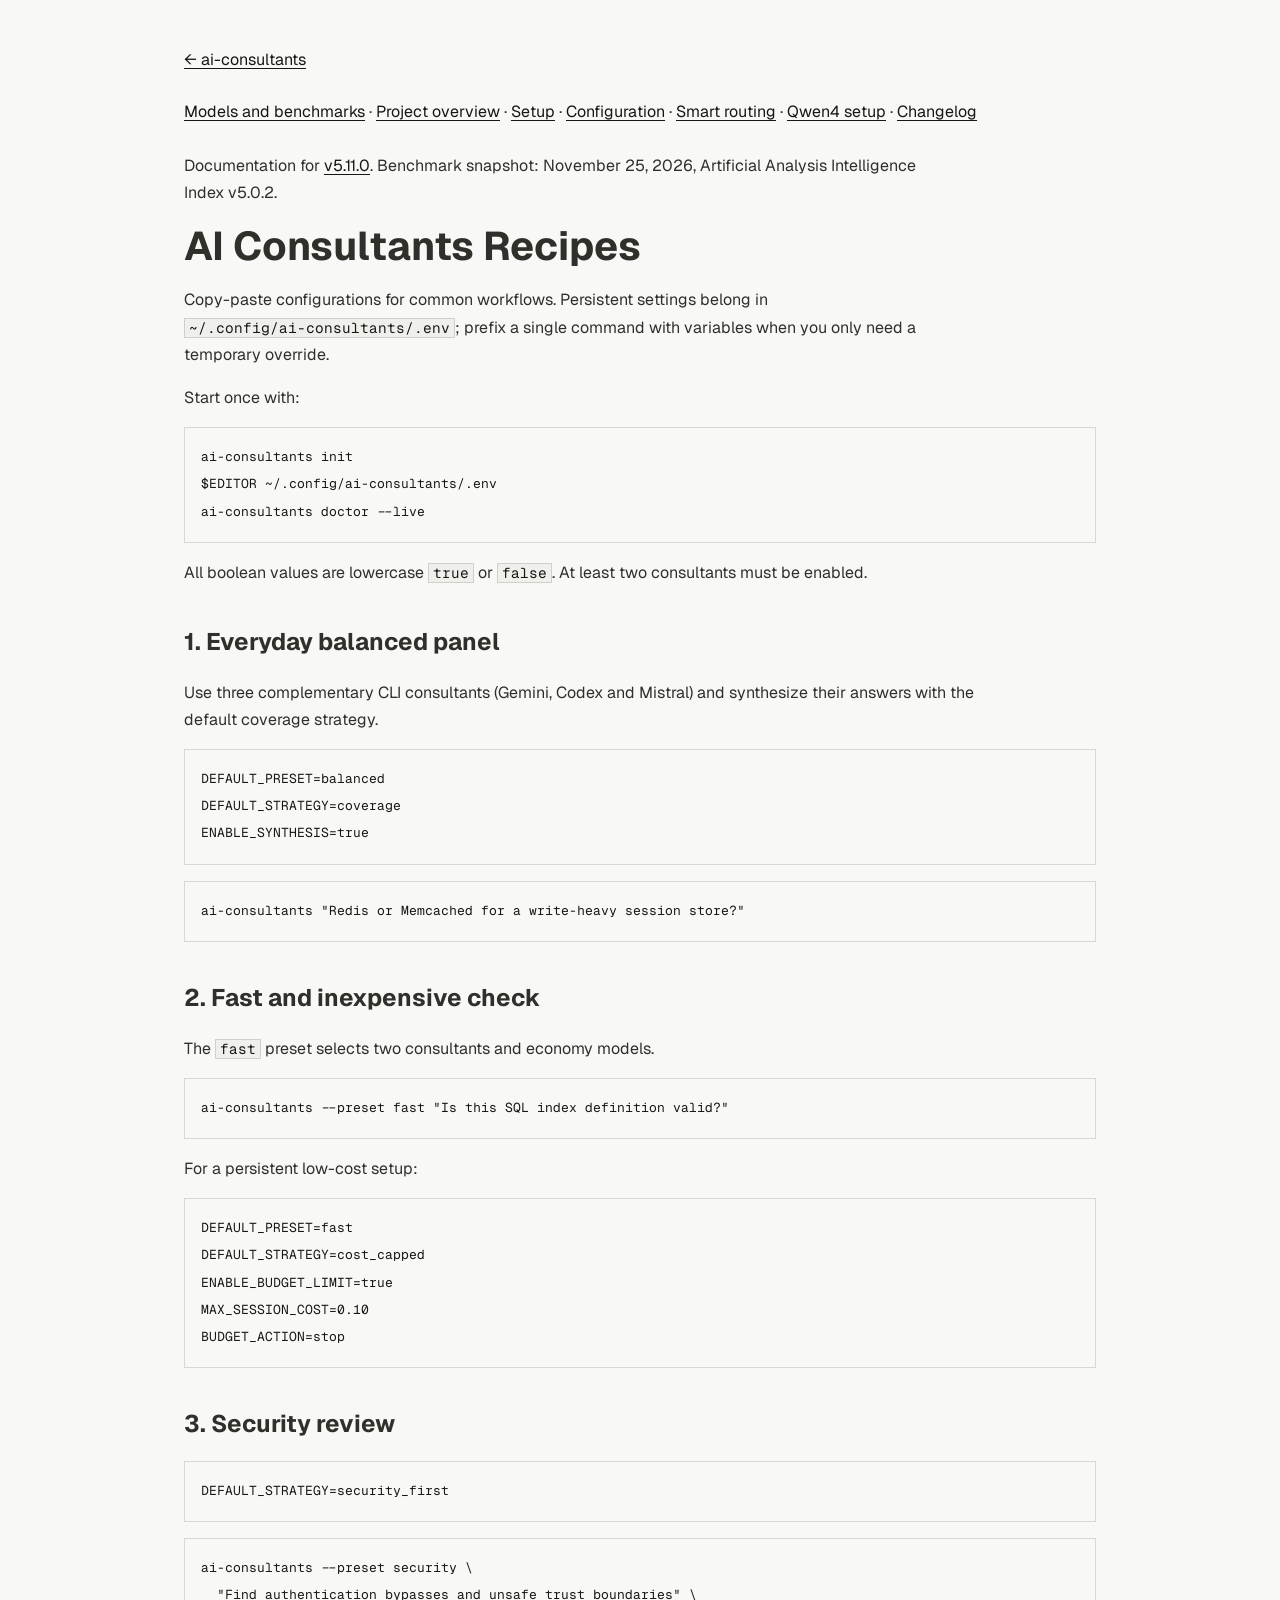
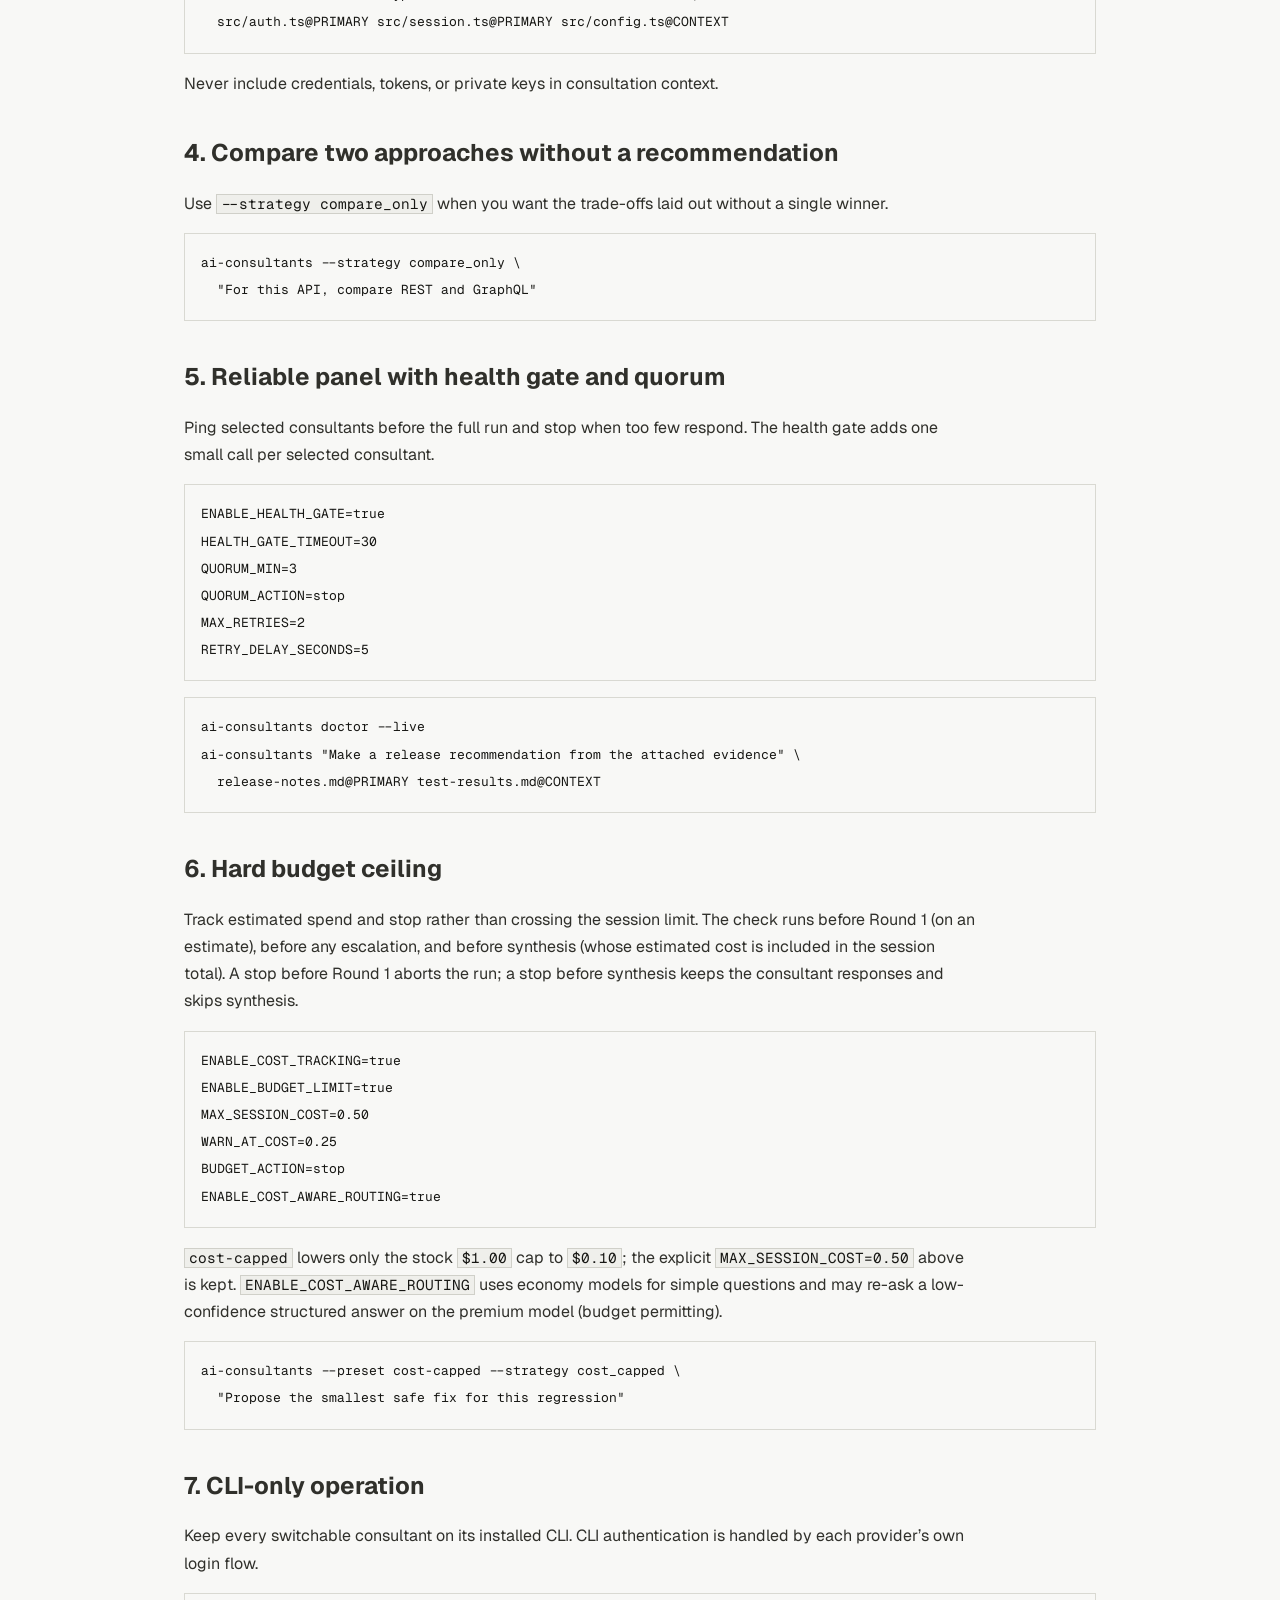
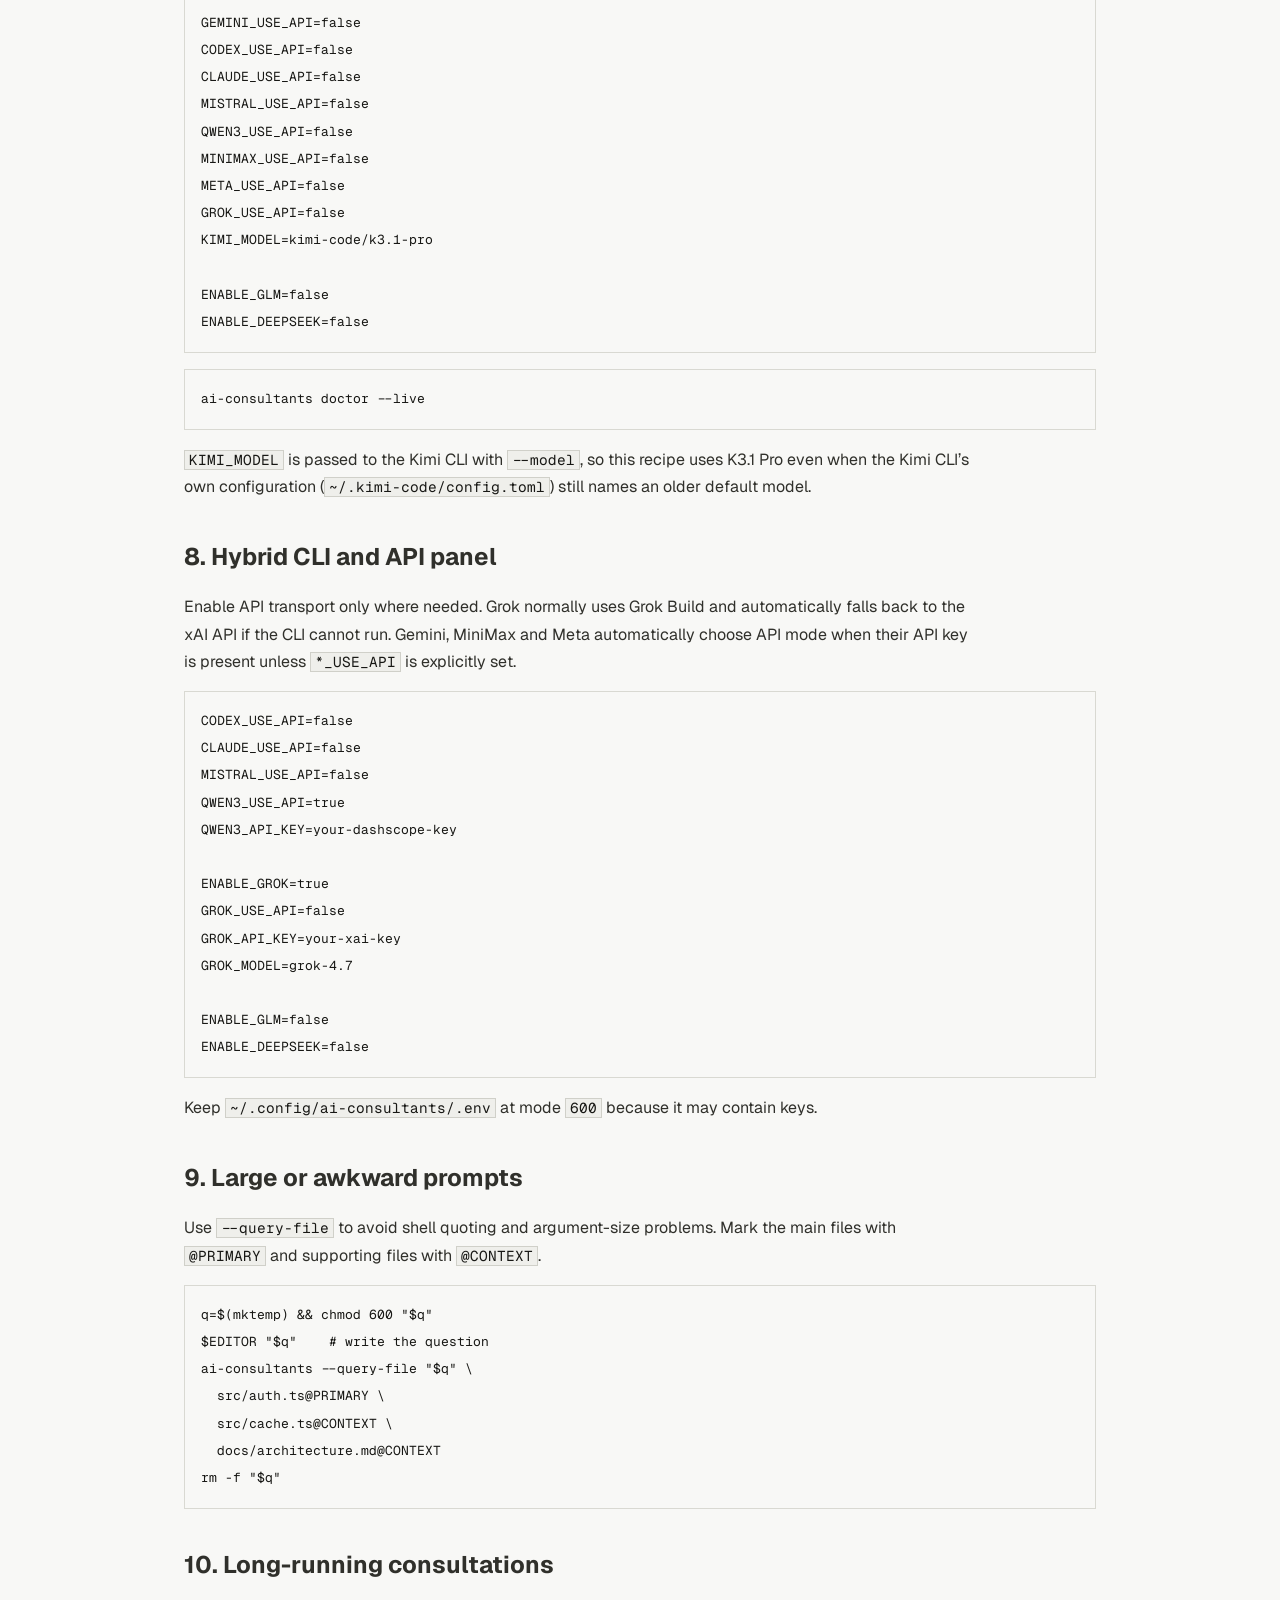
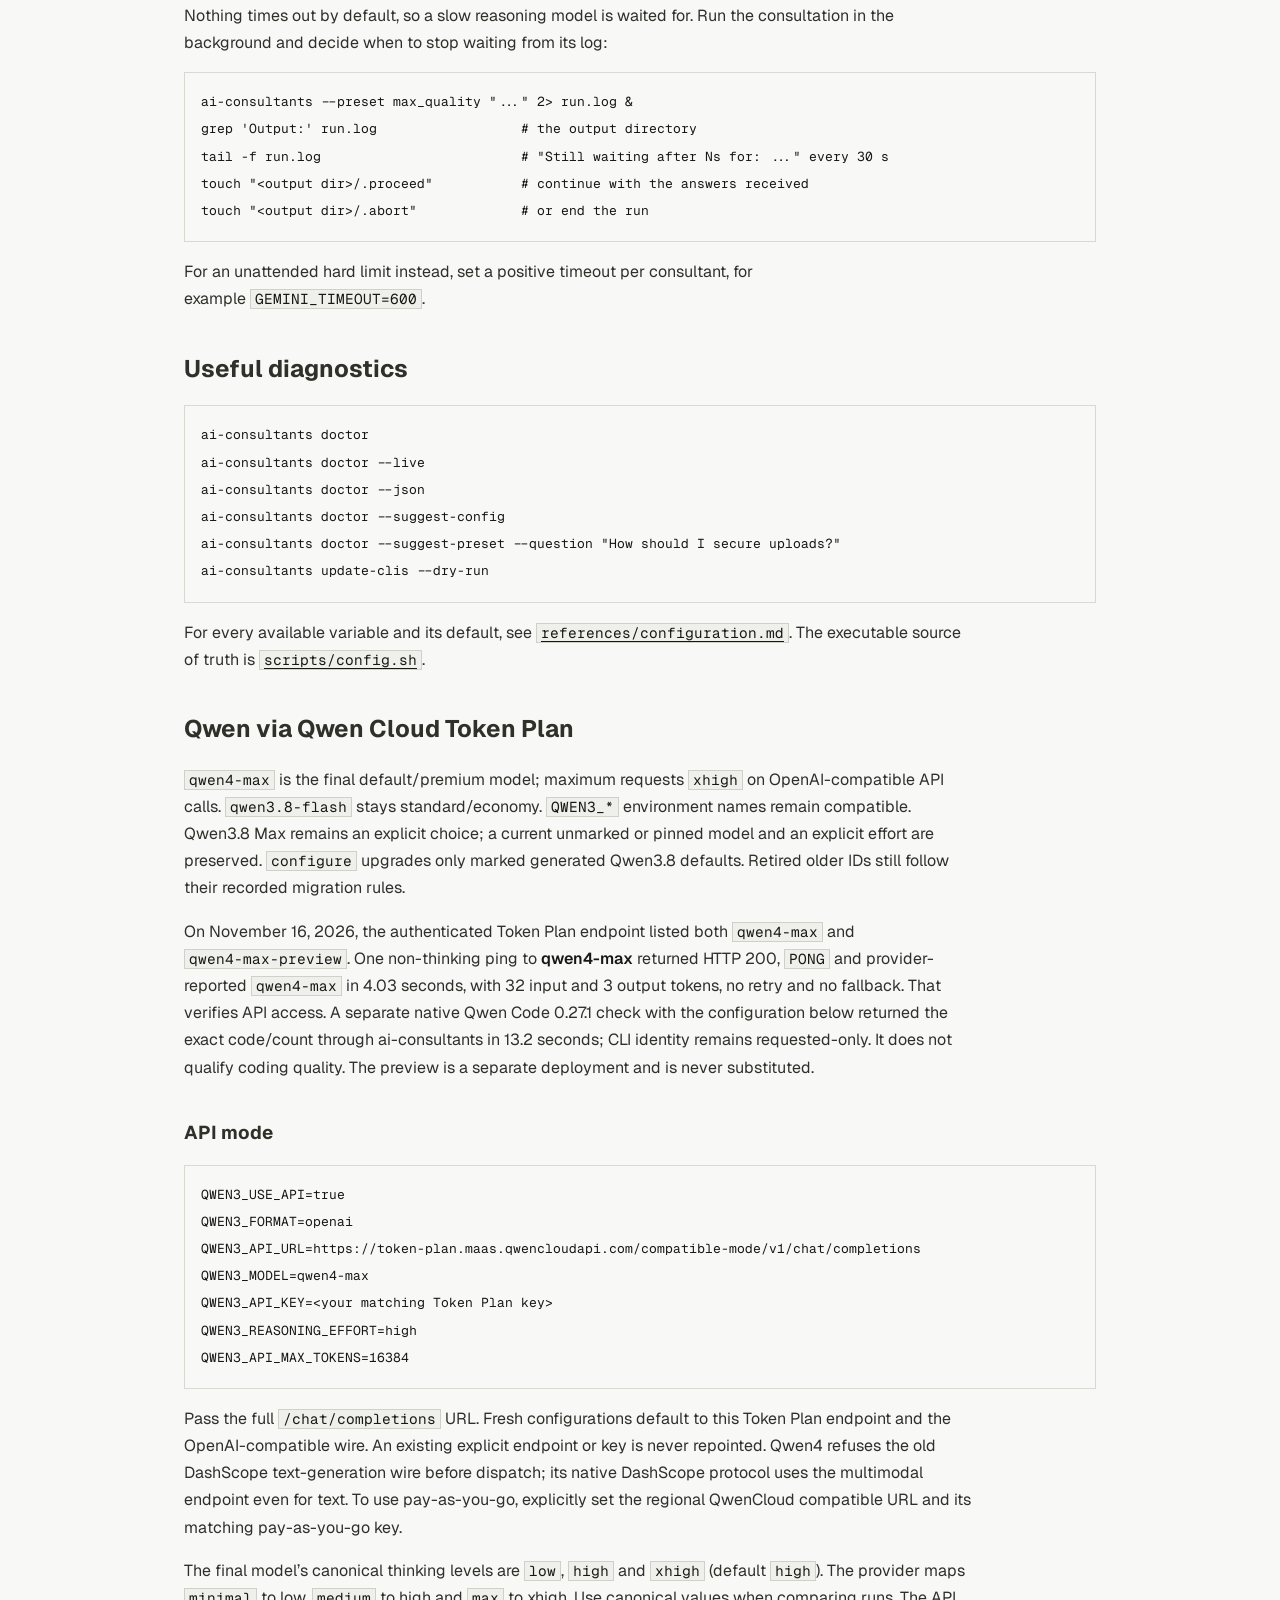
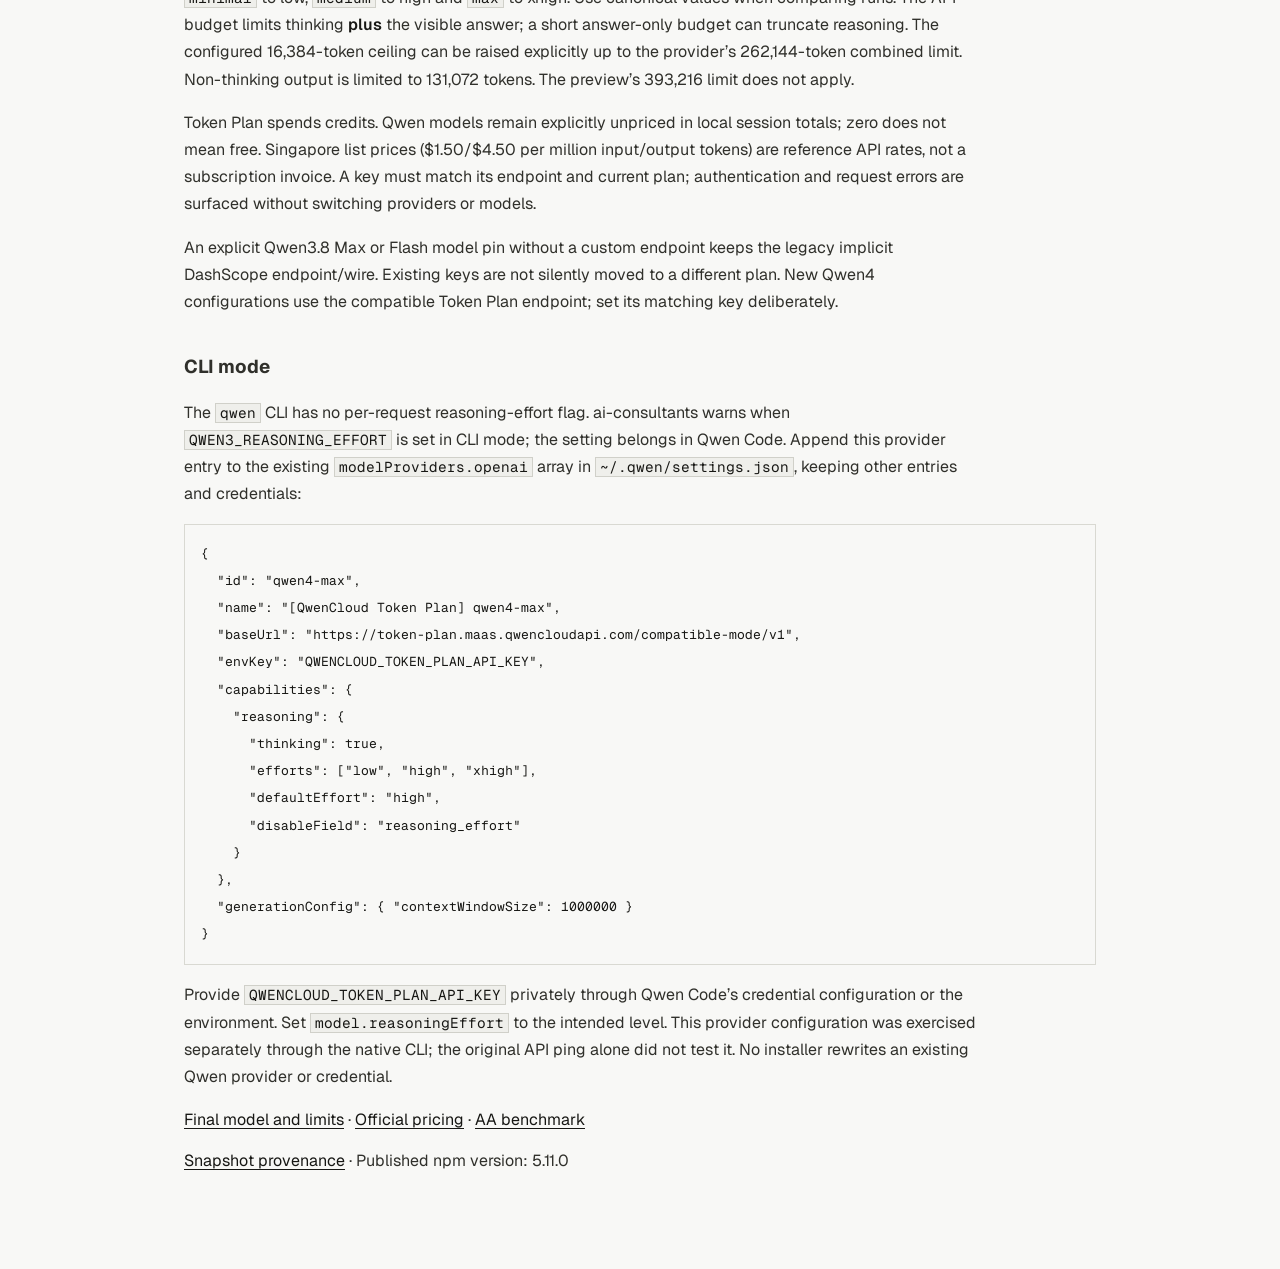
<file: docs/recipes.html>
<!DOCTYPE html>
<html lang="en">
<head>
    <meta charset="UTF-8">
    <meta name="viewport" content="width=device-width, initial-scale=1.0">
    <title>Qwen4 setup — ai-consultants</title>
    <meta name="description" content="Released model documentation for Qwen4 Max, measured with Artificial Analysis v5.0.1.">
    <meta name="theme-color" content="#000000" media="(prefers-color-scheme: dark)">
    <meta name="theme-color" content="#f8f8f6" media="(prefers-color-scheme: light)">

    <!-- SEO -->
    <link rel="canonical" href="https://aiconsultants.sh/docs/recipes.html">
    <meta name="robots" content="index, follow">
    <meta name="author" content="Matteo Scurati">
    <meta name="keywords" content="ai-consultants, multiple AI models, second opinion, design review, threat modeling, Claude Code skill, Codex, Gemini, Mistral, npx ai-consultants">

    <!-- Open Graph -->
    <meta property="og:type" content="website">
    <meta property="og:url" content="https://aiconsultants.sh/docs/recipes.html">
    <meta property="og:site_name" content="ai-consultants">
    <meta property="og:title" content="Qwen4 setup — ai-consultants">
    <meta property="og:description" content="Released model integration and documentation.">
    <meta property="og:image" content="https://aiconsultants.sh/og-image.png">
    <meta property="og:image:width" content="1200">
    <meta property="og:image:height" content="630">
    <meta property="og:image:alt" content="A real ai-consultants run: one question, answers from Gemini, Codex and Mistral, and one merged list of risks and edge cases tagged with the models that raised each.">

    <!-- Twitter -->
    <meta name="twitter:card" content="summary_large_image">
    <meta name="twitter:title" content="Qwen4 setup — ai-consultants">
    <meta name="twitter:description" content="Released model integration and documentation.">
    <meta name="twitter:image" content="https://aiconsultants.sh/og-image.png">
    <meta name="twitter:image:alt" content="A real ai-consultants run: one question, answers from Gemini, Codex and Mistral, and one merged list of risks and edge cases tagged with the models that raised each.">

    <!-- JSON-LD Structured Data (softwareVersion is rewritten at release by sync_site.sh) -->
    

    <script defer src="https://cloud.umami.is/script.js" data-website-id="ed9fc15a-2479-44ad-b6ff-e32001f8ea1d"></script>

    <link rel="preconnect" href="https://fonts.googleapis.com">
    <link rel="preconnect" href="https://fonts.gstatic.com" crossorigin>
    <link href="https://fonts.googleapis.com/css2?family=Geist:wght@400;500;600;700&amp;family=Geist+Mono:wght@400;500;600&amp;display=swap" rel="stylesheet">
    <link rel="icon" href="/favicon.svg" type="image/svg+xml">
    <link rel="icon" href="/favicon-32.png" type="image/png" sizes="32x32">
    <link rel="apple-touch-icon" href="/apple-touch-icon.png">
    <script>
        // Motion is opt-in: only without reduced motion, and dropped if the page script never runs
        if (!(window.matchMedia && window.matchMedia('(prefers-reduced-motion: reduce)').matches)) {
            document.documentElement.classList.add('motion');
            setTimeout(function () { if (!window.__aicMotion) document.documentElement.classList.remove('motion'); }, 3000);
        }
    </script>
    <style>
        *, *::before, *::after { margin: 0; padding: 0; box-sizing: border-box; }

        :root {
            --font-body: 'Geist', system-ui, -apple-system, sans-serif;
            --font-mono: 'Geist Mono', ui-monospace, SFMono-Regular, Menlo, monospace;
            --gutter: 24px;
            /* Motion: --ease for UI states, --e/--e2/--io for the load and story choreography */
            --ease: cubic-bezier(0.22, 1, 0.36, 1);
            --e: cubic-bezier(0.16, 1, 0.3, 1);
            --e2: cubic-bezier(0.33, 1, 0.68, 1);
            --io: cubic-bezier(0.65, 0, 0.35, 1);
        }

        html { scroll-behavior: smooth; scroll-padding-top: 96px; -webkit-text-size-adjust: 100%; }

        body {
            font-family: var(--font-body);
            font-size: 16px;
            line-height: 24px;
            background: var(--bg);
            color: var(--text-body);
            -webkit-font-smoothing: antialiased;
            overflow-wrap: break-word;
        }

        h1, h2, h3 { text-wrap: balance; }
        p, li, dd { text-wrap: pretty; }

        a { color: var(--text); text-underline-offset: 3px; transition: color 0.3s var(--ease), border-color 0.3s var(--ease); }
        strong { color: var(--text); font-weight: 600; }

        code {
            font-family: var(--font-mono);
            font-size: 0.875em;
            color: var(--text);
            background: var(--bg-elevated);
            border: 1px solid var(--border-light);
            padding: 0 4px;
            overflow-wrap: anywhere;
        }

        :focus-visible { outline: 2px solid var(--text); outline-offset: 4px; }

        .sr-only {
            position: absolute; width: 1px; height: 1px; padding: 0; margin: -1px;
            overflow: hidden; clip: rect(0, 0, 0, 0); white-space: nowrap; border: 0;
        }

        .skip-link {
            position: absolute; left: 16px; top: -48px; z-index: 300;
            background: var(--text); color: var(--bg);
            font-family: var(--font-mono); font-size: 14px; line-height: 20px;
            padding: 8px 12px; text-decoration: none;
        }
        .skip-link:focus { top: 12px; }

        .container { max-width: 1200px; margin: 0 auto; padding: 0 var(--gutter); }
        .prose { max-width: 680px; }

        /* ——— NAV: floats off the top edge, sized to its content ——— */
        .site-nav {
            position: sticky; top: 12px; z-index: 100;
            margin-top: 12px;
            padding: 0 var(--gutter);
        }

        .nav-inner {
            position: relative; isolation: isolate;
            display: flex; align-items: center; justify-content: space-between; gap: 48px;
            width: fit-content; max-width: 100%;
            height: 56px; margin: 0 auto; padding: 0 16px 0 24px;
        }
        /* The blurred surface lives on a pseudo element, so the fixed mobile panel is not trapped by backdrop-filter */
        .nav-inner::before {
            content: ""; position: absolute; inset: 0; z-index: -1;
            background: var(--bg);
            border: 1px solid var(--border-light);
        }

        .wordmark {
            font-family: var(--font-mono);
            font-size: 14px; line-height: 20px; font-weight: 600;
            color: var(--text); text-decoration: none;
            letter-spacing: -0.02em;
        }

        .nav-links { display: flex; align-items: center; gap: 24px; list-style: none; }

        .nav-links a {
            font-family: var(--font-mono);
            font-size: 14px; line-height: 20px;
            color: var(--text-secondary);
            text-decoration: none;
            display: inline-flex; align-items: center; gap: 8px;
        }
        .nav-links a:hover { color: var(--text); }
        .nav-links a.current { color: var(--text); }
        .nav-links img { height: 20px; width: auto; display: block; }

        .menu-btn {
            display: none;
            align-items: center; gap: 12px;
            background: none; border: 1px solid var(--border-light);
            color: var(--text); cursor: pointer;
            font-family: var(--font-mono); font-size: 14px; line-height: 20px; font-weight: 600;
            padding: 4px 12px;
            transition: border-color 0.3s var(--ease), transform 0.3s var(--ease);
        }
        .menu-btn:hover { border-color: var(--text-muted); }
        .menu-btn:active { transform: scale(0.98); }
        .menu-btn .bars { position: relative; display: block; width: 16px; height: 12px; }
        .menu-btn .bars span {
            position: absolute; left: 0; right: 0; height: 2px; background: var(--text);
            transition: transform 0.5s var(--ease), opacity 0.3s var(--ease);
        }
        .menu-btn .bars span:nth-child(1) { top: 0; }
        .menu-btn .bars span:nth-child(2) { top: 5px; }
        .menu-btn .bars span:nth-child(3) { top: 10px; }
        .menu-btn[aria-expanded="true"] .bars span:nth-child(1) { transform: translateY(5px) rotate(45deg); }
        .menu-btn[aria-expanded="true"] .bars span:nth-child(2) { opacity: 0; }
        .menu-btn[aria-expanded="true"] .bars span:nth-child(3) { transform: translateY(-5px) rotate(-45deg); }

        /* ——— SHARED ——— */
        .section-label {
            font-family: var(--font-mono);
            font-size: 14px; line-height: 20px; font-weight: 500;
            color: var(--text-muted);
            margin-bottom: 16px;
        }

        section { padding: 80px 0 96px; border-bottom: 1px solid var(--border); }

        section h2 {
            font-size: 36px; line-height: 40px;
            font-weight: 600; letter-spacing: -0.025em;
            color: var(--text);
            margin-bottom: 24px;
            max-width: 680px;
        }

        .lead { font-size: 18px; line-height: 28px; color: var(--text-body); max-width: 680px; margin-bottom: 40px; }

        /* Command block: real text, wraps instead of scrolling, own copy button */
        .cmd {
            display: flex; align-items: flex-start; gap: 12px;
            background: var(--bg-elevated);
            border: 1px solid var(--border-light);
            padding: 12px 12px 12px 16px;
            font-family: var(--font-mono); font-size: 14px; line-height: 20px;
            color: var(--text);
        }
        .cmd-line { flex: 1; min-width: 0; white-space: pre-wrap; overflow-wrap: anywhere; }
        .cmd code.cmd-line { background: none; border: 0; padding: 0; font-size: inherit; color: inherit; }
        .prompt { color: var(--text-muted); user-select: none; -webkit-user-select: none; }

        .copy {
            flex: none;
            font-family: var(--font-mono); font-size: 12px; line-height: 16px; font-weight: 600;
            color: var(--text); background: transparent;
            border: 1px solid var(--border-strong);
            padding: 2px 8px; cursor: pointer;
            transition: border-color 0.3s var(--ease), background-color 0.3s var(--ease), transform 0.3s var(--ease);
        }
        .copy:hover { border-color: var(--text-muted); background: var(--bg-card); }
        .copy:active { transform: scale(0.98); }

        /* ——— HERO ——— */
        .hero { padding: 64px 0 96px; border-bottom: 1px solid var(--border); }

        .hero-grid { display: grid; grid-template-columns: minmax(0, 1fr); gap: 48px; }

        .eyebrow {
            font-family: var(--font-mono);
            font-size: 14px; line-height: 20px; color: var(--text-secondary);
            margin-bottom: 16px; max-width: 46ch;
        }

        .hero h1 {
            font-size: 36px; line-height: 40px;
            font-weight: 600; letter-spacing: -0.03em;
            color: var(--text);
            max-width: 680px;
            margin-bottom: 24px;
        }

        .subhead { font-size: 18px; line-height: 28px; color: var(--text-body); margin-bottom: 32px; max-width: 60ch; }

        .cta-label {
            font-family: var(--font-mono);
            font-size: 14px; line-height: 20px; font-weight: 500;
            color: var(--text); margin-bottom: 12px;
        }

        .cmd-hero {
            background: var(--bg);
            border-color: var(--border-bright);
            color: var(--text);
        }
        .cmd-hero .copy {
            font-size: 14px; line-height: 20px;
            padding: 8px 12px; margin: -4px -4px -4px 0;
            background: var(--text); color: var(--bg);
            border-color: var(--text);
        }
        .cmd-hero .copy:hover { background: var(--text-body); border-color: var(--text-body); }

        .card-video { display: block; width: 100%; height: auto; background: var(--bg); border-bottom: 1px solid var(--border); }
        .cmd-hero + .cmd-hero { margin-top: 8px; }
        .cmd-hint { display: block; color: var(--text-muted); font-size: 12px; line-height: 16px; margin-top: 4px; user-select: none; -webkit-user-select: none; }
        .r-gloss { color: var(--text-secondary); font-size: 12px; line-height: 16px; font-weight: 400; }

        .cta-notes { margin-top: 16px; display: grid; gap: 8px; max-width: 60ch; }
        .cta-notes p { font-size: 14px; line-height: 20px; color: var(--text-secondary); }

        .quiet-link {
            display: inline-block; margin-top: 24px;
            font-family: var(--font-mono); font-size: 14px; line-height: 20px;
            color: var(--text-secondary); text-decoration: none;
            border-bottom: 1px solid var(--border-strong);
            padding-bottom: 2px;
        }
        .quiet-link:hover { color: var(--text); border-color: var(--text-muted); }

        /* Example card: selectable monospace text in a terminal frame */
        .card {
            background: var(--bg-elevated);
            border: 1px solid var(--border-light);
            min-width: 0;
        }

        .card-bar {
            display: flex; align-items: center; gap: 8px;
            height: 32px; padding: 0 16px;
            border-bottom: 1px solid var(--border);
        }
        .card-bar i { width: 8px; height: 8px; border-radius: 9999px; background: var(--border-strong); display: block; }

        .card-body { padding: 24px; font-family: var(--font-mono); font-size: 14px; line-height: 20px; }

        .card-label {
            font-size: 12px; line-height: 16px; font-weight: 500;
            color: var(--text-muted);
            margin-bottom: 8px;
        }

        .r-outcome { color: var(--text-body); }
        .r-outcome b { color: var(--text); font-weight: 500; }
        .r-head { color: var(--text); font-weight: 500; margin: 16px 0 8px; }

        /* The story keeps the list at its resting height, so the page never shifts */
        .r-clip { overflow: hidden; }
        .r-list { list-style: none; display: grid; gap: 12px; }
        .r-list li { display: grid; grid-template-columns: 16px minmax(0, 1fr); }
        .r-list li::before { content: "-"; color: var(--text-muted); }
        .kind { color: var(--text-muted); }
        .point { color: var(--text-body); }
        .by { color: var(--text-muted); white-space: nowrap; }
        .by b { color: var(--text); font-weight: 500; }
        .solo { color: var(--accent); display: inline-block; }

        .legend { margin-top: 16px; color: var(--text-secondary); font-size: 12px; line-height: 16px; }

        .show-all {
            margin-top: 16px;
            font-family: var(--font-mono); font-size: 12px; line-height: 16px; font-weight: 600;
            color: var(--text); background: none;
            border: 1px solid var(--border-strong);
            padding: 4px 8px; cursor: pointer;
            transition: border-color 0.3s var(--ease), transform 0.3s var(--ease);
        }
        .show-all:hover { border-color: var(--text-muted); }
        .show-all:active { transform: scale(0.98); }

        .card figcaption {
            border-top: 1px solid var(--border);
            padding: 12px 24px;
            font-size: 14px; line-height: 20px; color: var(--text-muted);
        }

        /* ——— HOW IT WORKS ——— */
        .pipeline {
            display: flex; flex-wrap: wrap; gap: 8px; align-items: center;
            margin-bottom: 40px;
            font-family: var(--font-mono); font-size: 14px; line-height: 20px;
            list-style: none;
        }
        .pipeline-step {
            padding: 8px 16px; border: 1px solid var(--border-light); color: var(--text-secondary);
            transition: border-color 0.3s var(--ease), color 0.3s var(--ease), background-color 0.3s var(--ease);
        }
        .pipeline-step.lit { border-color: var(--text-muted); color: var(--text); background: var(--bg-elevated); }
        .pipeline-arrow { color: var(--text-muted); }

        .diagram { display: none; margin: 0 0 64px; }
        .diagram svg { width: 100%; height: auto; display: block; overflow: visible; }
        .diagram .box { fill: var(--bg-elevated); stroke: var(--border-strong); transition: stroke 0.3s var(--ease); }
        .diagram .lit .box { stroke: var(--text); }
        .diagram .line { fill: none; stroke: var(--border-strong); stroke-width: 1.5; }
        .diagram .track { stroke: var(--border-light); stroke-width: 4; }
        .diagram .fill { stroke: var(--text-muted); stroke-width: 4; }
        .diagram .skip { fill: none; stroke: var(--border-strong); stroke-dasharray: 6 4; }
        .diagram text { font-family: var(--font-mono); font-size: 14px; fill: var(--text-body); transition: fill 0.3s var(--ease); }
        .diagram text.strong, .diagram .lit text { fill: var(--text); }
        .diagram text.dim { fill: var(--text-muted); }
        .diagram .pulse { fill: var(--text); opacity: 0; }
        .diagram .halo { fill: var(--text); opacity: 0; }

        .steps { list-style: none; display: grid; gap: 32px; }
        .step { display: grid; grid-template-columns: 48px minmax(0, 1fr); gap: 16px; }
        .step-num { font-family: var(--font-mono); font-size: 14px; line-height: 20px; color: var(--text-muted); padding-top: 4px; font-variant-numeric: tabular-nums; }
        .step:target .step-num { color: var(--text); }
        .step h3 { font-size: 20px; line-height: 28px; font-weight: 600; color: var(--text); margin-bottom: 8px; }
        .step p { font-size: 16px; line-height: 24px; color: var(--text-body); max-width: 65ch; }

        .footnote {
            margin-top: 40px; max-width: 768px;
            font-size: 14px; line-height: 20px; color: var(--text-secondary);
            border-top: 1px solid var(--border); padding-top: 16px;
        }

        /* ——— WHEN ——— */
        .when-grid { display: grid; grid-template-columns: minmax(0, 1fr); gap: 40px; margin-bottom: 40px; }

        .col-title {
            font-family: var(--font-mono);
            font-size: 14px; line-height: 20px; font-weight: 500;
            color: var(--text);
            padding-bottom: 8px; margin-bottom: 24px;
            border-bottom: 1px solid var(--border-light);
        }

        .use-list, .skip-list { list-style: none; display: grid; gap: 24px; }
        .use-list li, .skip-list li { position: relative; padding-left: 24px; font-size: 16px; line-height: 24px; }
        .use-list li::before, .skip-list li::before {
            position: absolute; left: 0; top: 0;
            font-family: var(--font-mono); color: var(--text-secondary);
        }
        .use-list li::before { content: "\2713"; }
        .skip-list li::before { content: "\2715"; }
        .skip-list { gap: 16px; }

        .situation { display: block; color: var(--text); font-weight: 600; margin-bottom: 8px; }
        .q {
            display: inline-block;
            font-family: var(--font-mono); font-size: 12px; line-height: 16px;
            color: var(--text-body);
            background: var(--bg-elevated);
            padding: 8px 12px;
            overflow-wrap: anywhere;
        }
        .q-extra { display: block; margin-top: 8px; color: var(--text-body); }

        .measured { background: var(--bg-elevated); padding: 24px; }
        .measured h3 { font-size: 16px; line-height: 24px; font-weight: 600; color: var(--text); margin-bottom: 8px; }
        .measured p { font-size: 16px; line-height: 24px; color: var(--text-body); max-width: 65ch; }

        /* ——— WORKS WITH ——— */
        .chip-row { display: grid; grid-template-columns: minmax(0, 1fr); gap: 12px; margin-bottom: 32px; }
        .row-label {
            font-family: var(--font-mono);
            font-size: 14px; line-height: 20px; font-weight: 500;
            color: var(--text-muted);
            padding-top: 4px;
        }
        .chips { list-style: none; display: flex; flex-wrap: wrap; gap: 8px; }
        .chips li {
            font-family: var(--font-mono); font-size: 14px; line-height: 20px;
            color: var(--text);
            border: 1px solid var(--border-light);
            padding: 4px 12px;
            transition: border-color 0.3s var(--ease), background-color 0.3s var(--ease);
        }
        .chips li.lit { border-color: var(--text-muted); background: var(--bg-elevated); }
        .works-note { max-width: 680px; font-size: 16px; line-height: 24px; color: var(--text-body); margin-top: 8px; }
        .small-print { margin-top: 24px; font-size: 14px; line-height: 20px; color: var(--text-muted); }

        /* ——— BEFORE YOU RUN ——— */
        .facts { display: grid; gap: 0; border-top: 1px solid var(--border-light); max-width: 900px; }
        .fact { display: grid; grid-template-columns: minmax(0, 1fr); gap: 8px; padding: 24px 0; border-bottom: 1px solid var(--border-light); }
        .fact dt {
            font-family: var(--font-mono);
            font-size: 14px; line-height: 20px; font-weight: 500;
            color: var(--text);
            padding-top: 2px;
        }
        .fact dd { font-size: 16px; line-height: 24px; color: var(--text-body); max-width: 70ch; }

        /* ——— GET STARTED ——— */
        .prereq { background: var(--bg-elevated); padding: 24px; margin-bottom: 32px; max-width: 820px; }
        .box-label {
            font-family: var(--font-mono);
            font-size: 14px; line-height: 20px; font-weight: 500;
            color: var(--text); margin-bottom: 12px;
        }
        .prereq > ul { list-style: none; display: grid; gap: 16px; }
        .prereq > ul > li { font-size: 16px; line-height: 24px; color: var(--text-body); padding-left: 16px; position: relative; }
        .prereq > ul > li::before { content: "-"; position: absolute; left: 0; color: var(--text-muted); }
        .cli-list { display: grid; gap: 12px; margin-top: 12px; }
        .cli-list > div { display: grid; grid-template-columns: minmax(0, 1fr); gap: 4px; }
        .cli-list dt { font-family: var(--font-mono); font-size: 14px; line-height: 20px; color: var(--text); }
        .cli-list dd { font-size: 14px; line-height: 20px; color: var(--text-secondary); }
        .cli-list .cmd { background: var(--bg); padding: 8px 8px 8px 12px; margin-bottom: 4px; }

        .tabs { max-width: 820px; }
        .tablist { display: flex; gap: 0; border-bottom: 1px solid var(--border-light); margin-bottom: 24px; flex-wrap: wrap; }
        .tab {
            font-family: var(--font-mono); font-size: 14px; line-height: 20px;
            color: var(--text-secondary); background: none;
            border: 0; border-bottom: 2px solid transparent;
            padding: 12px 16px; margin-bottom: -1px;
            cursor: pointer;
            transition: color 0.3s var(--ease), border-color 0.3s var(--ease);
        }
        .tab[aria-selected="true"] { color: var(--text); border-bottom-color: var(--text); }
        .tab:hover { color: var(--text); }
        .no-js .tablist { display: none; }
        .panel-title { display: none; }
        .no-js .panel-title { display: block; font-family: var(--font-mono); font-size: 14px; line-height: 20px; color: var(--text); margin: 24px 0 12px; }

        .setup-steps { list-style: none; display: grid; gap: 24px; }
        .setup-steps li { display: grid; grid-template-columns: 32px minmax(0, 1fr); gap: 8px; }
        .setup-n { font-family: var(--font-mono); font-size: 14px; line-height: 20px; color: var(--text-muted); padding-top: 12px; font-variant-numeric: tabular-nums; }
        .setup-steps p, .panel-text { font-size: 14px; line-height: 20px; color: var(--text-secondary); margin-top: 8px; }
        .cmd-stack { display: grid; gap: 12px; }
        .panel-text.then { margin: 8px 0 0; color: var(--text-body); }

        .warn {
            max-width: 820px; margin-top: 32px;
            background: var(--bg-elevated);
            padding: 16px 24px;
            font-size: 16px; line-height: 24px; color: var(--text-body);
        }

        .more-link {
            display: inline-block; margin-top: 24px;
            font-size: 16px; line-height: 24px; color: var(--text); text-decoration: none;
            border-bottom: 1px solid var(--border-strong);
        }
        .more-link:hover { border-color: var(--text); }

        /* ——— FAQ: question and answer side by side, always open ——— */
        .faq { max-width: 1040px; border-top: 1px solid var(--border-light); }
        .faq-item { display: grid; grid-template-columns: minmax(0, 1fr); gap: 8px; padding: 24px 0; border-bottom: 1px solid var(--border-light); }
        .faq dt { font-size: 18px; line-height: 28px; font-weight: 600; color: var(--text); }
        .faq dd { font-size: 16px; line-height: 24px; color: var(--text-body); max-width: 65ch; }
        .faq-more { margin-top: 32px; }

        /* ——— FOOTER ——— */
        footer { padding: 48px 0 64px; }
        .footer-main { display: flex; flex-wrap: wrap; justify-content: space-between; align-items: flex-start; gap: 24px; margin-bottom: 24px; }
        .footer-links { display: flex; flex-wrap: wrap; gap: 8px 24px; list-style: none; max-width: 680px; }
        .footer-links a {
            font-family: var(--font-mono); font-size: 14px; line-height: 20px;
            color: var(--text-secondary); text-decoration: none;
        }
        .footer-links a:hover { color: var(--text); }
        .shields { display: flex; flex-wrap: wrap; gap: 8px; align-items: center; }
        .shields a { display: inline-flex; }
        .shields img { height: 20px; width: auto; display: block; }
        .footer-fine { font-size: 12px; line-height: 16px; color: var(--text-muted); max-width: 820px; }
        .footer-fine a { color: var(--text-secondary); }

        /* ——— TOAST ——— */
        .toast {
            position: fixed; bottom: 24px; left: 50%;
            transform: translateX(-50%) translateY(16px);
            width: max-content; max-width: calc(100vw - 32px);
            font-family: var(--font-mono); font-size: 14px; line-height: 20px;
            color: var(--text); background: var(--bg-card);
            border: 1px solid var(--border-strong);
            padding: 8px 16px;
            opacity: 0; pointer-events: none;
            transition: opacity 0.3s var(--ease), transform 0.5s var(--ease);
            z-index: 200;
        }
        .toast.show { opacity: 1; transform: translateX(-50%) translateY(0); }

        /* ——— MOTION ———
           Only active when JS added html.motion (never under reduced motion), so without JS
           every element sits in its final state. */

        /* Page load: the hero copy and the example card rise and resolve from blur */
        .motion .k-up, .motion .k-left, .motion .k-pop, .motion .k-card, .motion .k-fade {
            transition: transform 1.05s var(--e) var(--d, 0s), opacity 0.75s var(--e2) var(--d, 0s), filter 0.75s var(--e2) var(--d, 0s);
        }
        .motion .k-card { transition-duration: 0.9s, 0.6s, 0.6s; }
        .motion .hero:not(.in) .k-up { opacity: 0; transform: translateY(10px); filter: blur(4px); }
        .motion .hero:not(.in) .k-left { opacity: 0; transform: translateX(-10px); filter: blur(4px); }
        .motion .hero:not(.in) .k-pop { opacity: 0; transform: scale(0.86); filter: blur(4px); }
        .motion .hero:not(.in) .k-card { opacity: 0; transform: translateY(24px) scale(0.985); filter: blur(6px); }
        .motion .hero:not(.in) .k-fade { opacity: 0; }

        .hero .eyebrow { --d: 0s; }
        .hero h1 { --d: 0.08s; }
        .hero .subhead { --d: 0.16s; }
        .hero .cta > :nth-child(1) { --d: 0.26s; }
        .hero .cta > :nth-child(2) { --d: 0.32s; }
        .hero .cta > :nth-child(3) { --d: 0.38s; }
        .hero .cta > :nth-child(4) { --d: 0.46s; }
        .hero .cta > :nth-child(5) { --d: 0.52s; }
        .hero .card { --d: 0.18s; }
        .hero .card-bar i:nth-child(1) { --d: 0.34s; }
        .hero .card-bar i:nth-child(2) { --d: 0.38s; }
        .hero .card-bar i:nth-child(3) { --d: 0.42s; }
        .hero .card-video { --d: 0.4s; }
        .hero .card-label { --d: 0.5s; }
        .hero .r-outcome { --d: 0.56s; }
        .hero .r-gloss { --d: 0.6s; }
        .hero .r-head { --d: 0.64s; }
        .hero .r-list > li:nth-child(1) { --d: 0.7s; }
        .hero .r-list > li:nth-child(2) { --d: 0.76s; }
        .hero .r-list > li:nth-child(3) { --d: 0.82s; }
        .hero .r-list > li:nth-child(4) { --d: 0.88s; }
        .hero .r-list > li:nth-child(2) .solo { --d: 0.86s; }
        .hero .r-list > li:nth-child(3) .solo { --d: 0.92s; }
        .hero .r-list > li:nth-child(4) .solo { --d: 0.98s; }
        .hero .legend, .hero .show-all { --d: 1s; }
        .hero figcaption { --d: 1.06s; }

        /* Diagram: nodes pop in reading order, connectors draw on, the merged list fills like progress */
        .motion .diagram .node { transform-box: fill-box; transform-origin: center; transition: transform 1.05s var(--e) var(--d, 0s), opacity 0.75s var(--e2) var(--d, 0s); }
        .motion .diagram:not(.in) .node { opacity: 0; transform: scale(0.86); }
        .motion .diagram .line, .motion .diagram .fill { stroke-dasharray: 1; transition: stroke-dashoffset 0.9s var(--io) var(--d, 0s); }
        .motion .diagram .fill { transition-duration: 0.7s; }
        .motion .diagram:not(.in) .line, .motion .diagram:not(.in) .fill { stroke-dashoffset: 1; }
        .motion .diagram .k-fade { transition: opacity 0.75s var(--e2) var(--d, 0s); }
        .motion .diagram:not(.in) .k-fade { opacity: 0; }
        .diagram .n-q { --d: 0s; }
        .diagram .in-path { --d: 0.12s; }
        .diagram .n-m1 { --d: 0.3s; }
        .diagram .n-m2 { --d: 0.36s; }
        .diagram .n-m3 { --d: 0.42s; }
        .diagram .out-path { --d: 0.5s; }
        .diagram .n-out { --d: 0.78s; }
        .diagram .fill:nth-of-type(1) { --d: 1s; }
        .diagram .fill:nth-of-type(2) { --d: 1.08s; }
        .diagram .fill:nth-of-type(3) { --d: 1.16s; }
        .diagram .n-skip { --d: 1.3s; }

        /* Text sections: rise and fade in once as they enter the viewport */
        .motion [data-reveal] { transition: opacity 0.7s var(--ease) var(--d, 0s), transform 0.7s var(--ease) var(--d, 0s); }
        .motion [data-reveal]:not(.in) { opacity: 0; transform: translateY(16px); }

        /* ——— RESPONSIVE ——— */
        @media (min-width: 640px) {
            code { white-space: nowrap; }
            .cmd code.cmd-line { white-space: pre-wrap; }
        }

        @media (min-width: 720px) {
            .cli-list > div { grid-template-columns: 72px minmax(0, 1fr); gap: 12px; }
            .cli-list dt { padding-top: 8px; }
            .chip-row { grid-template-columns: 168px minmax(0, 1fr); gap: 16px; }
            .fact { grid-template-columns: 168px minmax(0, 1fr); gap: 24px; }
        }

        @media (min-width: 860px) {
            .when-grid { grid-template-columns: repeat(2, minmax(0, 1fr)); gap: 64px; }
            .faq-item { grid-template-columns: minmax(0, 5fr) minmax(0, 7fr); gap: 48px; }
        }

        @media (min-width: 900px) {
            .diagram { display: block; }
            .pipeline { display: none; }
        }

        @media (min-width: 1024px) {
            .hero { padding-top: 80px; }
            .hero-grid { grid-template-columns: minmax(0, 1fr) minmax(0, 1fr); gap: 64px; align-items: start; }
            .hero h1 { font-size: 48px; line-height: 1; }
            .show-all { display: none; }
        }

        @media (max-width: 1023px) {
            .card.collapsed .r-list > li:nth-child(n+4):not(.leave) { display: none; }
        }

        @media (max-width: 859px) {
            .nav-inner { width: 100%; }
            .menu-btn { display: inline-flex; }
            .nav-links {
                position: fixed; inset: 0; z-index: -2;
                display: flex; flex-direction: column; align-items: flex-start; gap: 24px;
                background: var(--bg);
                padding: 96px var(--gutter) 48px;
                opacity: 0; visibility: hidden;
                transition: opacity 0.3s var(--ease), visibility 0s linear 0.3s;
            }
            .nav-links a { font-family: var(--font-body); font-size: 24px; line-height: 32px; font-weight: 600; color: var(--text); }
            .nav-links li { opacity: 0; transform: translateY(8px); transition: opacity 0.3s var(--ease), transform 0.5s var(--ease); }
            .nav-links.open { opacity: 1; visibility: visible; transition: opacity 0.3s var(--ease), visibility 0s; }
            .nav-links.open li { opacity: 1; transform: none; }
            .nav-links.open li:nth-child(2) { transition-delay: 60ms; }
            .nav-links.open li:nth-child(3) { transition-delay: 120ms; }
            .nav-links.open li:nth-child(4) { transition-delay: 180ms; }
            .nav-links.open li:nth-child(5) { transition-delay: 240ms; }
            .no-js .nav-links { position: static; z-index: auto; opacity: 1; visibility: visible; flex-direction: row; flex-wrap: wrap; gap: 16px; padding: 0 0 12px; background: none; }
            .no-js .nav-links li { opacity: 1; transform: none; }
            .no-js .nav-links a { font-family: var(--font-mono); font-size: 14px; line-height: 20px; font-weight: 400; }
            .no-js .nav-inner { flex-wrap: wrap; height: auto; padding-top: 12px; }
            .no-js .menu-btn { display: none; }
        }

        @media (max-width: 639px) {
            :root { --gutter: 16px; }
            section { padding: 64px 0 80px; }
            section h2 { font-size: 30px; line-height: 36px; }
            .hero { padding: 48px 0 80px; }
            .subhead { font-size: 16px; line-height: 24px; }
            .lead { font-size: 16px; line-height: 24px; }
            .cmd-hero { padding: 12px; }
            .card-body { padding: 16px; }
            .card figcaption { padding: 12px 16px; }
            .by { white-space: normal; }
            .prereq { padding: 16px; }
            .measured { padding: 16px; }
            .warn { padding: 16px; }
        }

        @media (prefers-reduced-motion: reduce) {
            html { scroll-behavior: auto; }
            *, *::before, *::after { transition: none !important; }
        }
    </style>
<style>.preview{padding-top:48px;padding-bottom:80px;max-width:960px}.preview nav{margin:24px 0;line-height:2}.preview article{line-height:1.7;overflow-wrap:anywhere}.preview h1{font-size:2.5rem;line-height:1.2}.preview h2,.preview h3{margin:36px 0 14px}.preview p,.preview ul,.preview ol,.preview blockquote{margin:16px 0}.preview ul,.preview ol{padding-left:24px}.preview pre{overflow:auto;padding:16px;border:1px solid var(--border);margin:16px 0;white-space:pre}.preview table{border-collapse:collapse;min-width:600px;font-size:14px}.preview th,.preview td{padding:10px;text-align:left;border-bottom:1px solid var(--border)}.preview .table-scroll{overflow-x:auto}.preview blockquote{border-left:2px solid var(--text-muted);padding-left:16px}.preview a{text-decoration:underline}.preview code{font-size:.9em}.preview pre code{font-size:13px}</style>    <link rel="stylesheet" href="/site-tokens.css">
</head><body><a class="skip-link" href="#main">Skip to content</a><main id="main" class="container preview"><a href="/">← ai-consultants</a><nav aria-label="Documentation"><a href="/docs/">Models and benchmarks</a> · <a href="/docs/overview.html">Project overview</a> · <a href="/docs/setup.html">Setup</a> · <a href="/docs/configuration.html">Configuration</a> · <a href="/docs/routing.html">Smart routing</a> · <a href="/docs/recipes.html" aria-current="page">Qwen4 setup</a> · <a href="/docs/changelog.html">Changelog</a></nav><article><p>Documentation for <a href="https://github.com/reasance/ai-consultants/releases/tag/v5.11.0">v5.11.0</a>. Benchmark snapshot: November 25, 2026, Artificial Analysis Intelligence Index v5.0.2.</p>
<h1 id="ai-consultants-recipes">AI Consultants Recipes</h1>
<p>Copy-paste configurations for common workflows. Persistent settings belong in
<code>~/.config/ai-consultants/.env</code>; prefix a single command with variables when you
only need a temporary override.</p>
<p>Start once with:</p>
<pre><code class="language-bash">ai-consultants init
$EDITOR ~/.config/ai-consultants/.env
ai-consultants doctor --live
</code></pre>
<p>All boolean values are lowercase <code>true</code> or <code>false</code>. At least two consultants
must be enabled.</p>
<h2 id="1-everyday-balanced-panel">1. Everyday balanced panel</h2>
<p>Use three complementary CLI consultants (Gemini, Codex and Mistral) and
synthesize their answers with the default coverage strategy.</p>
<pre><code class="language-dotenv">DEFAULT_PRESET=balanced
DEFAULT_STRATEGY=coverage
ENABLE_SYNTHESIS=true
</code></pre>
<pre><code class="language-bash">ai-consultants "Redis or Memcached for a write-heavy session store?"
</code></pre>
<h2 id="2-fast-and-inexpensive-check">2. Fast and inexpensive check</h2>
<p>The <code>fast</code> preset selects two consultants and economy models.</p>
<pre><code class="language-bash">ai-consultants --preset fast "Is this SQL index definition valid?"
</code></pre>
<p>For a persistent low-cost setup:</p>
<pre><code class="language-dotenv">DEFAULT_PRESET=fast
DEFAULT_STRATEGY=cost_capped
ENABLE_BUDGET_LIMIT=true
MAX_SESSION_COST=0.10
BUDGET_ACTION=stop
</code></pre>
<h2 id="3-security-review">3. Security review</h2>
<pre><code class="language-dotenv">DEFAULT_STRATEGY=security_first
</code></pre>
<pre><code class="language-bash">ai-consultants --preset security \
  "Find authentication bypasses and unsafe trust boundaries" \
  src/auth.ts@PRIMARY src/session.ts@PRIMARY src/config.ts@CONTEXT
</code></pre>
<p>Never include credentials, tokens, or private keys in consultation context.</p>
<h2 id="4-compare-two-approaches-without-a-recommendation">4. Compare two approaches without a recommendation</h2>
<p>Use <code>--strategy compare_only</code> when you want the trade-offs laid out without a
single winner.</p>
<pre><code class="language-bash">ai-consultants --strategy compare_only \
  "For this API, compare REST and GraphQL"
</code></pre>
<h2 id="5-reliable-panel-with-health-gate-and-quorum">5. Reliable panel with health gate and quorum</h2>
<p>Ping selected consultants before the full run and stop when too few respond.
The health gate adds one small call per selected consultant.</p>
<pre><code class="language-dotenv">ENABLE_HEALTH_GATE=true
HEALTH_GATE_TIMEOUT=30
QUORUM_MIN=3
QUORUM_ACTION=stop
MAX_RETRIES=2
RETRY_DELAY_SECONDS=5
</code></pre>
<pre><code class="language-bash">ai-consultants doctor --live
ai-consultants "Make a release recommendation from the attached evidence" \
  release-notes.md@PRIMARY test-results.md@CONTEXT
</code></pre>
<h2 id="6-hard-budget-ceiling">6. Hard budget ceiling</h2>
<p>Track estimated spend and stop rather than crossing the session limit. The
check runs before Round 1 (on an estimate), before any escalation, and before
synthesis (whose estimated cost is included in the session total). A stop
before Round 1 aborts the run; a stop before synthesis keeps the consultant
responses and skips synthesis.</p>
<pre><code class="language-dotenv">ENABLE_COST_TRACKING=true
ENABLE_BUDGET_LIMIT=true
MAX_SESSION_COST=0.50
WARN_AT_COST=0.25
BUDGET_ACTION=stop
ENABLE_COST_AWARE_ROUTING=true
</code></pre>
<p><code>cost-capped</code> lowers only the stock <code>$1.00</code> cap to <code>$0.10</code>; the explicit
<code>MAX_SESSION_COST=0.50</code> above is kept. <code>ENABLE_COST_AWARE_ROUTING</code> uses
economy models for simple questions and may re-ask a low-confidence
structured answer on the premium model (budget permitting).</p>
<pre><code class="language-bash">ai-consultants --preset cost-capped --strategy cost_capped \
  "Propose the smallest safe fix for this regression"
</code></pre>
<h2 id="7-cli-only-operation">7. CLI-only operation</h2>
<p>Keep every switchable consultant on its installed CLI. CLI authentication is
handled by each provider’s own login flow.</p>
<pre><code class="language-dotenv">GEMINI_USE_API=false
CODEX_USE_API=false
CLAUDE_USE_API=false
MISTRAL_USE_API=false
QWEN3_USE_API=false
MINIMAX_USE_API=false
META_USE_API=false
GROK_USE_API=false
KIMI_MODEL=kimi-code/k3.1-pro

ENABLE_GLM=false
ENABLE_DEEPSEEK=false
</code></pre>
<pre><code class="language-bash">ai-consultants doctor --live
</code></pre>
<p><code>KIMI_MODEL</code> is passed to the Kimi CLI with <code>--model</code>, so this recipe uses K3.1 Pro
even when the Kimi CLI’s own configuration (<code>~/.kimi-code/config.toml</code>) still
names an older default model.</p>
<h2 id="8-hybrid-cli-and-api-panel">8. Hybrid CLI and API panel</h2>
<p>Enable API transport only where needed. Grok normally uses Grok Build and
automatically falls back to the xAI API if the CLI cannot run. Gemini,
MiniMax and Meta automatically choose API mode when their API key is present
unless <code>*_USE_API</code> is explicitly set.</p>
<pre><code class="language-dotenv">CODEX_USE_API=false
CLAUDE_USE_API=false
MISTRAL_USE_API=false
QWEN3_USE_API=true
QWEN3_API_KEY=your-dashscope-key

ENABLE_GROK=true
GROK_USE_API=false
GROK_API_KEY=your-xai-key
GROK_MODEL=grok-4.7

ENABLE_GLM=false
ENABLE_DEEPSEEK=false
</code></pre>
<p>Keep <code>~/.config/ai-consultants/.env</code> at mode <code>600</code> because it may contain keys.</p>
<h2 id="9-large-or-awkward-prompts">9. Large or awkward prompts</h2>
<p>Use <code>--query-file</code> to avoid shell quoting and argument-size problems. Mark the
main files with <code>@PRIMARY</code> and supporting files with <code>@CONTEXT</code>.</p>
<pre><code class="language-bash">q=$(mktemp) &#x26;&#x26; chmod 600 "$q"
$EDITOR "$q"    # write the question
ai-consultants --query-file "$q" \
  src/auth.ts@PRIMARY \
  src/cache.ts@CONTEXT \
  docs/architecture.md@CONTEXT
rm -f "$q"
</code></pre>
<h2 id="10-long-running-consultations">10. Long-running consultations</h2>
<p>Nothing times out by default, so a slow reasoning model is waited for. Run the
consultation in the background and decide when to stop waiting from its log:</p>
<pre><code class="language-bash">ai-consultants --preset max_quality "..." 2> run.log &#x26;
grep 'Output:' run.log                  # the output directory
tail -f run.log                         # "Still waiting after Ns for: ..." every 30 s
touch "&#x3C;output dir>/.proceed"           # continue with the answers received
touch "&#x3C;output dir>/.abort"             # or end the run
</code></pre>
<p>For an unattended hard limit instead, set a positive timeout per consultant,
for example <code>GEMINI_TIMEOUT=600</code>.</p>
<h2 id="useful-diagnostics">Useful diagnostics</h2>
<pre><code class="language-bash">ai-consultants doctor
ai-consultants doctor --live
ai-consultants doctor --json
ai-consultants doctor --suggest-config
ai-consultants doctor --suggest-preset --question "How should I secure uploads?"
ai-consultants update-clis --dry-run
</code></pre>
<p>For every available variable and its default, see
<a href="/docs/configuration.html"><code>references/configuration.md</code></a>. The executable
source of truth is <a href="https://github.com/reasance/ai-consultants/blob/v5.11.0/scripts/config.sh"><code>scripts/config.sh</code></a>.</p>
<h2 id="qwen-via-qwen-cloud-token-plan">Qwen via Qwen Cloud Token Plan</h2>
<p><code>qwen4-max</code> is the final default/premium model; maximum requests <code>xhigh</code> on
OpenAI-compatible API calls. <code>qwen3.8-flash</code> stays standard/economy.
<code>QWEN3_*</code> environment names remain compatible. Qwen3.8 Max remains an explicit
choice; a current unmarked or pinned model and an explicit effort are preserved.
<code>configure</code> upgrades only marked generated Qwen3.8 defaults. Retired older IDs
still follow their recorded migration rules.</p>
<p>On November 16, 2026, the authenticated Token Plan endpoint listed both
<code>qwen4-max</code> and <code>qwen4-max-preview</code>. One non-thinking ping to <strong>qwen4-max</strong>
returned HTTP 200, <code>PONG</code> and provider-reported <code>qwen4-max</code> in 4.03 seconds,
with 32 input and 3 output tokens, no retry and no fallback. That verifies API
access. A separate native Qwen Code 0.27.1 check with the configuration below
returned the exact code/count through ai-consultants in 13.2 seconds; CLI
identity remains requested-only. It does not qualify coding quality. The preview is a
separate deployment and is never substituted.</p>
<h3 id="api-mode">API mode</h3>
<pre><code class="language-bash">QWEN3_USE_API=true
QWEN3_FORMAT=openai
QWEN3_API_URL=https://token-plan.maas.qwencloudapi.com/compatible-mode/v1/chat/completions
QWEN3_MODEL=qwen4-max
QWEN3_API_KEY=&#x3C;your matching Token Plan key>
QWEN3_REASONING_EFFORT=high
QWEN3_API_MAX_TOKENS=16384
</code></pre>
<p>Pass the full <code>/chat/completions</code> URL. Fresh configurations default to this
Token Plan endpoint and the OpenAI-compatible wire. An existing explicit
endpoint or key is never repointed. Qwen4 refuses the old DashScope
text-generation wire before dispatch; its native DashScope protocol uses the
multimodal endpoint even for text. To use pay-as-you-go, explicitly set the
regional QwenCloud compatible URL and its matching pay-as-you-go key.</p>
<p>The final model’s canonical thinking levels are <code>low</code>, <code>high</code> and <code>xhigh</code>
(default <code>high</code>). The provider maps <code>minimal</code> to low, <code>medium</code> to high and
<code>max</code> to xhigh. Use canonical values when comparing runs. The API budget
limits thinking <strong>plus</strong> the visible answer; a short answer-only budget can
truncate reasoning. The configured 16,384-token ceiling can be raised explicitly
up to the provider’s 262,144-token combined limit. Non-thinking output is
limited to 131,072 tokens. The preview’s 393,216 limit does not apply.</p>
<p>Token Plan spends credits. Qwen models remain explicitly unpriced in local
session totals; zero does not mean free. Singapore list prices ($1.50/$4.50
per million input/output tokens) are reference API rates, not a subscription
invoice. A key must match its endpoint and current plan; authentication and
request errors are surfaced without switching providers or models.</p>
<p>An explicit Qwen3.8 Max or Flash model pin without a custom endpoint keeps the
legacy implicit DashScope endpoint/wire. Existing keys are not silently moved
to a different plan. New Qwen4 configurations use the compatible Token Plan
endpoint; set its matching key deliberately.</p>
<h3 id="cli-mode">CLI mode</h3>
<p>The <code>qwen</code> CLI has no per-request reasoning-effort flag. ai-consultants warns
when <code>QWEN3_REASONING_EFFORT</code> is set in CLI mode; the setting belongs in Qwen
Code. Append this provider entry to the existing <code>modelProviders.openai</code>
array in <code>~/.qwen/settings.json</code>, keeping other entries and credentials:</p>
<pre><code class="language-json">{
  "id": "qwen4-max",
  "name": "[QwenCloud Token Plan] qwen4-max",
  "baseUrl": "https://token-plan.maas.qwencloudapi.com/compatible-mode/v1",
  "envKey": "QWENCLOUD_TOKEN_PLAN_API_KEY",
  "capabilities": {
    "reasoning": {
      "thinking": true,
      "efforts": ["low", "high", "xhigh"],
      "defaultEffort": "high",
      "disableField": "reasoning_effort"
    }
  },
  "generationConfig": { "contextWindowSize": 1000000 }
}
</code></pre>
<p>Provide <code>QWENCLOUD_TOKEN_PLAN_API_KEY</code> privately through Qwen Code’s credential
configuration or the environment. Set <code>model.reasoningEffort</code> to the intended
level. This provider configuration was exercised separately through the native
CLI; the original API ping alone did not test it. No installer rewrites an existing Qwen provider or credential.</p>
<p><a href="https://docs.qwencloud.com/developer-guides/getting-started/latest-model">Final model and limits</a>
· <a href="https://docs.qwencloud.com/developer-guides/getting-started/pricing">Official pricing</a>
· <a href="https://artificialanalysis.ai/models/qwen4-max">AA benchmark</a></p></article><p><a href="/docs/snapshot.json">Snapshot provenance</a> · Published npm version: 5.11.0</p></main></body></html>
</file>
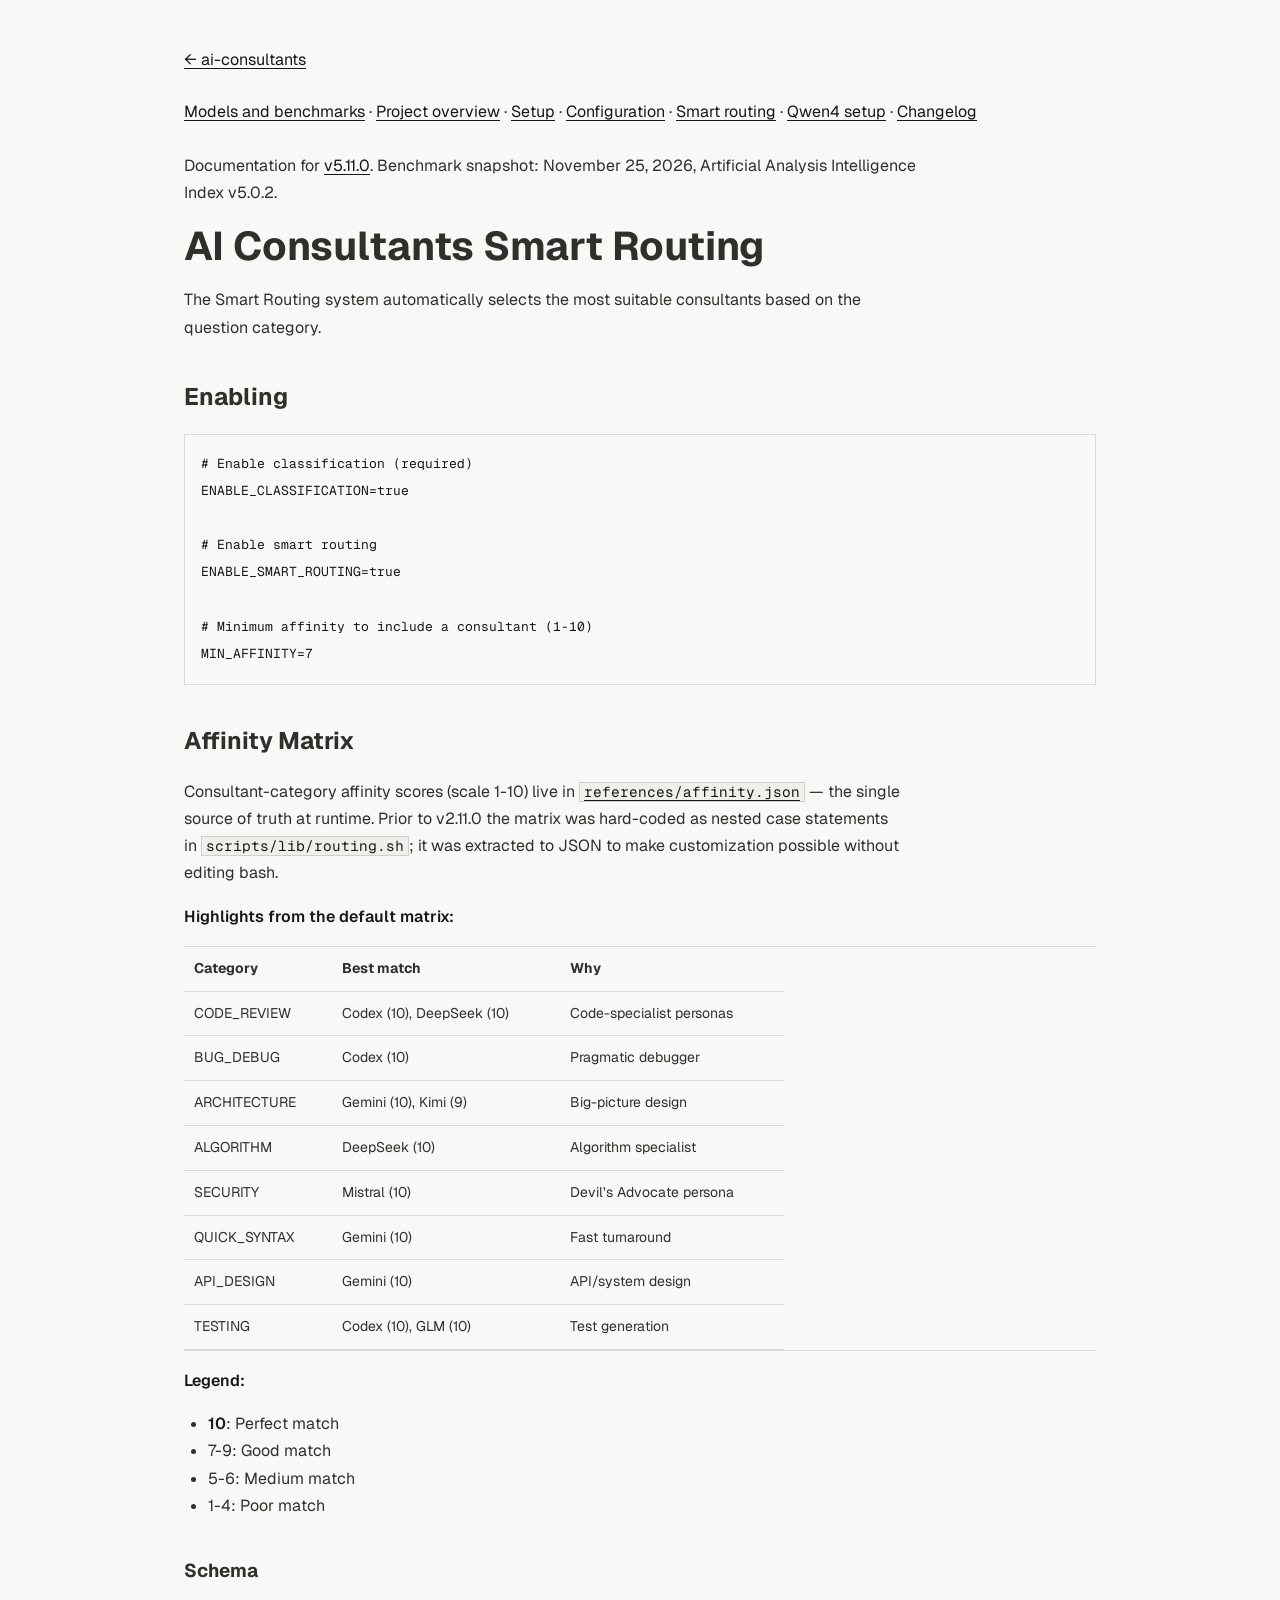
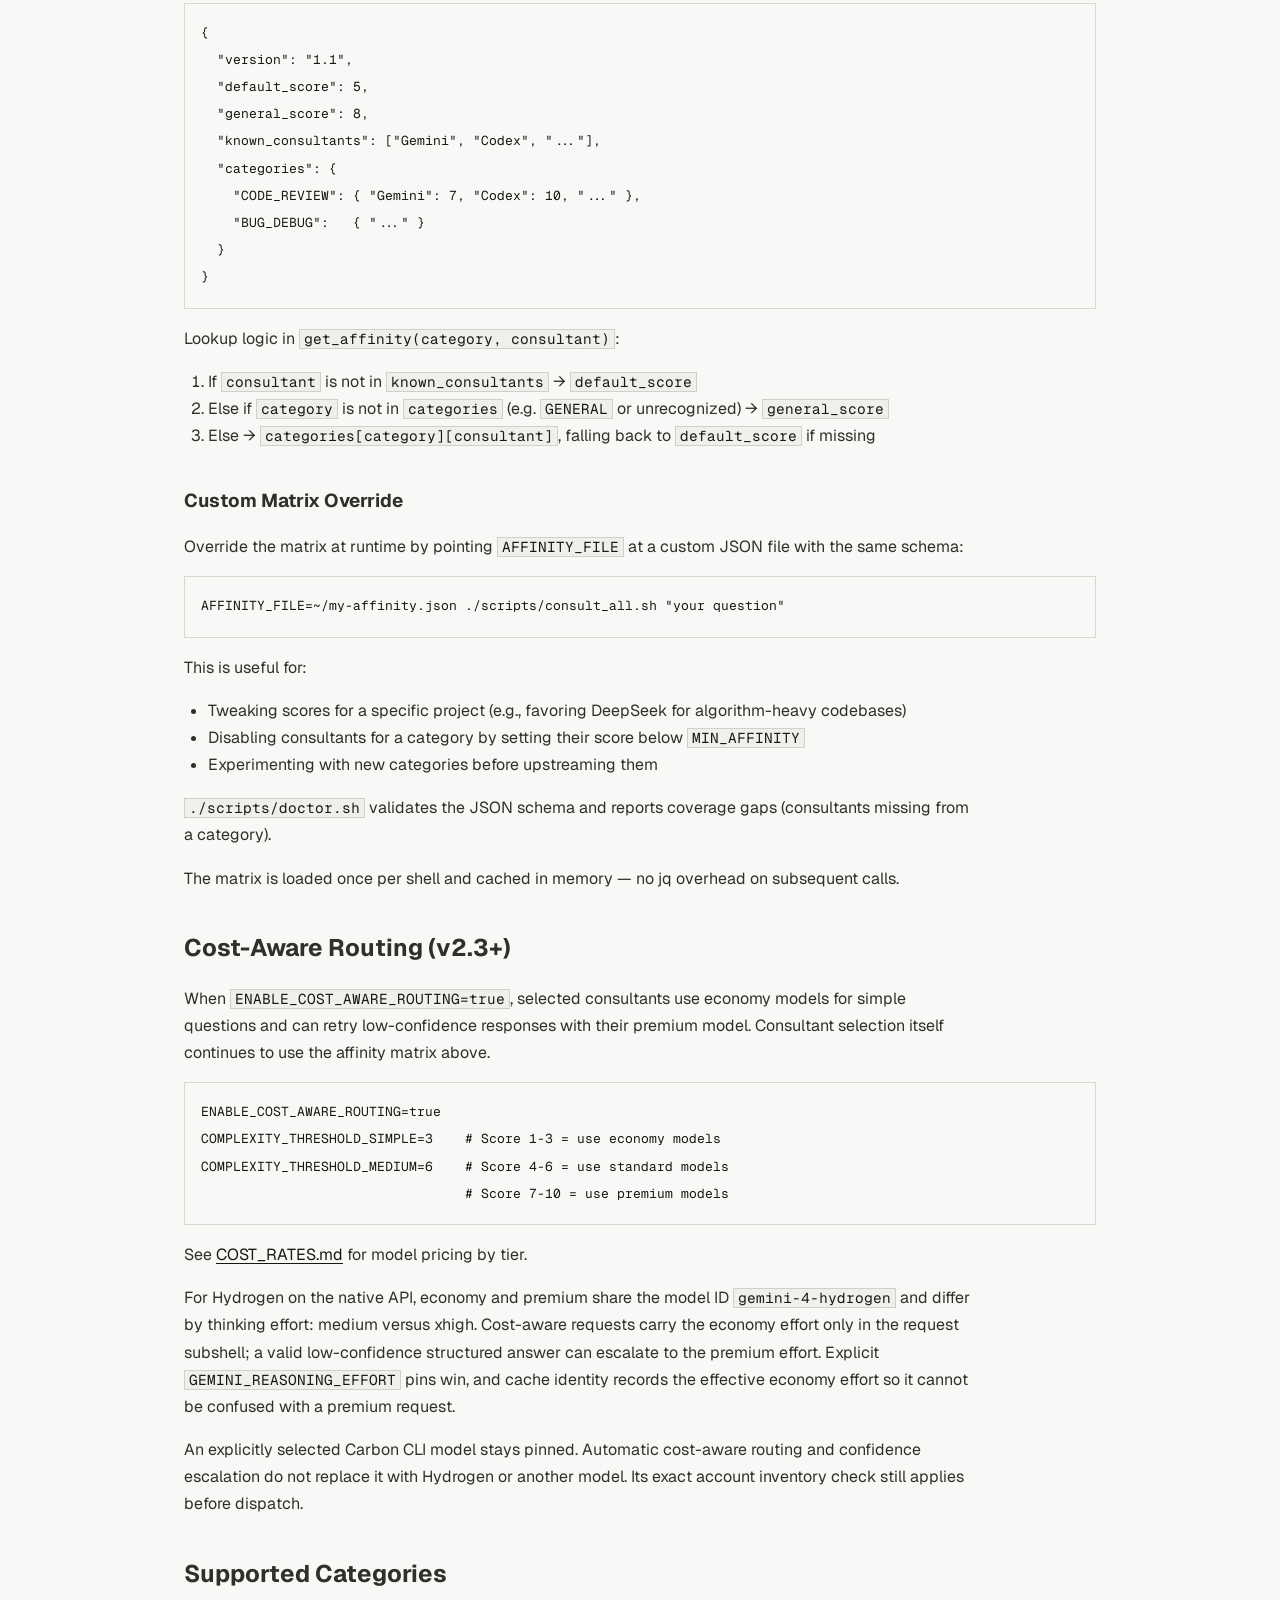
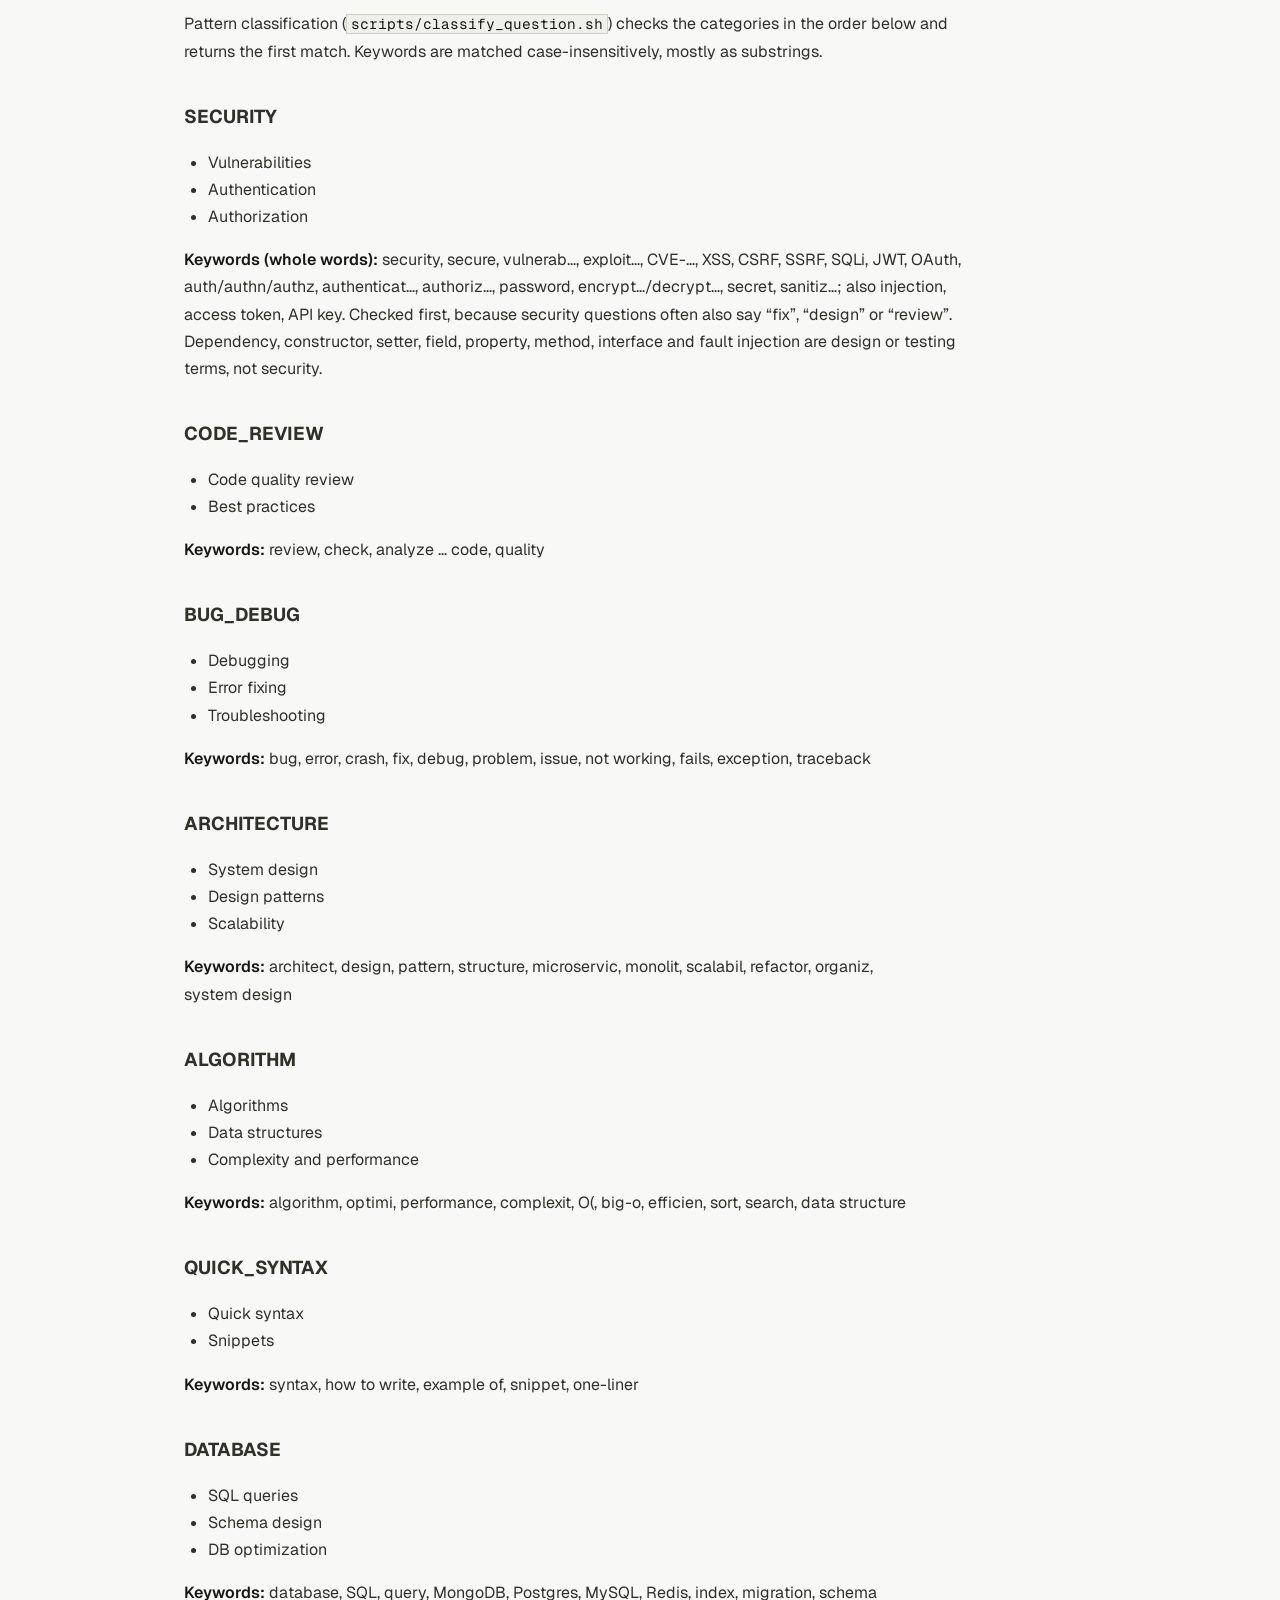
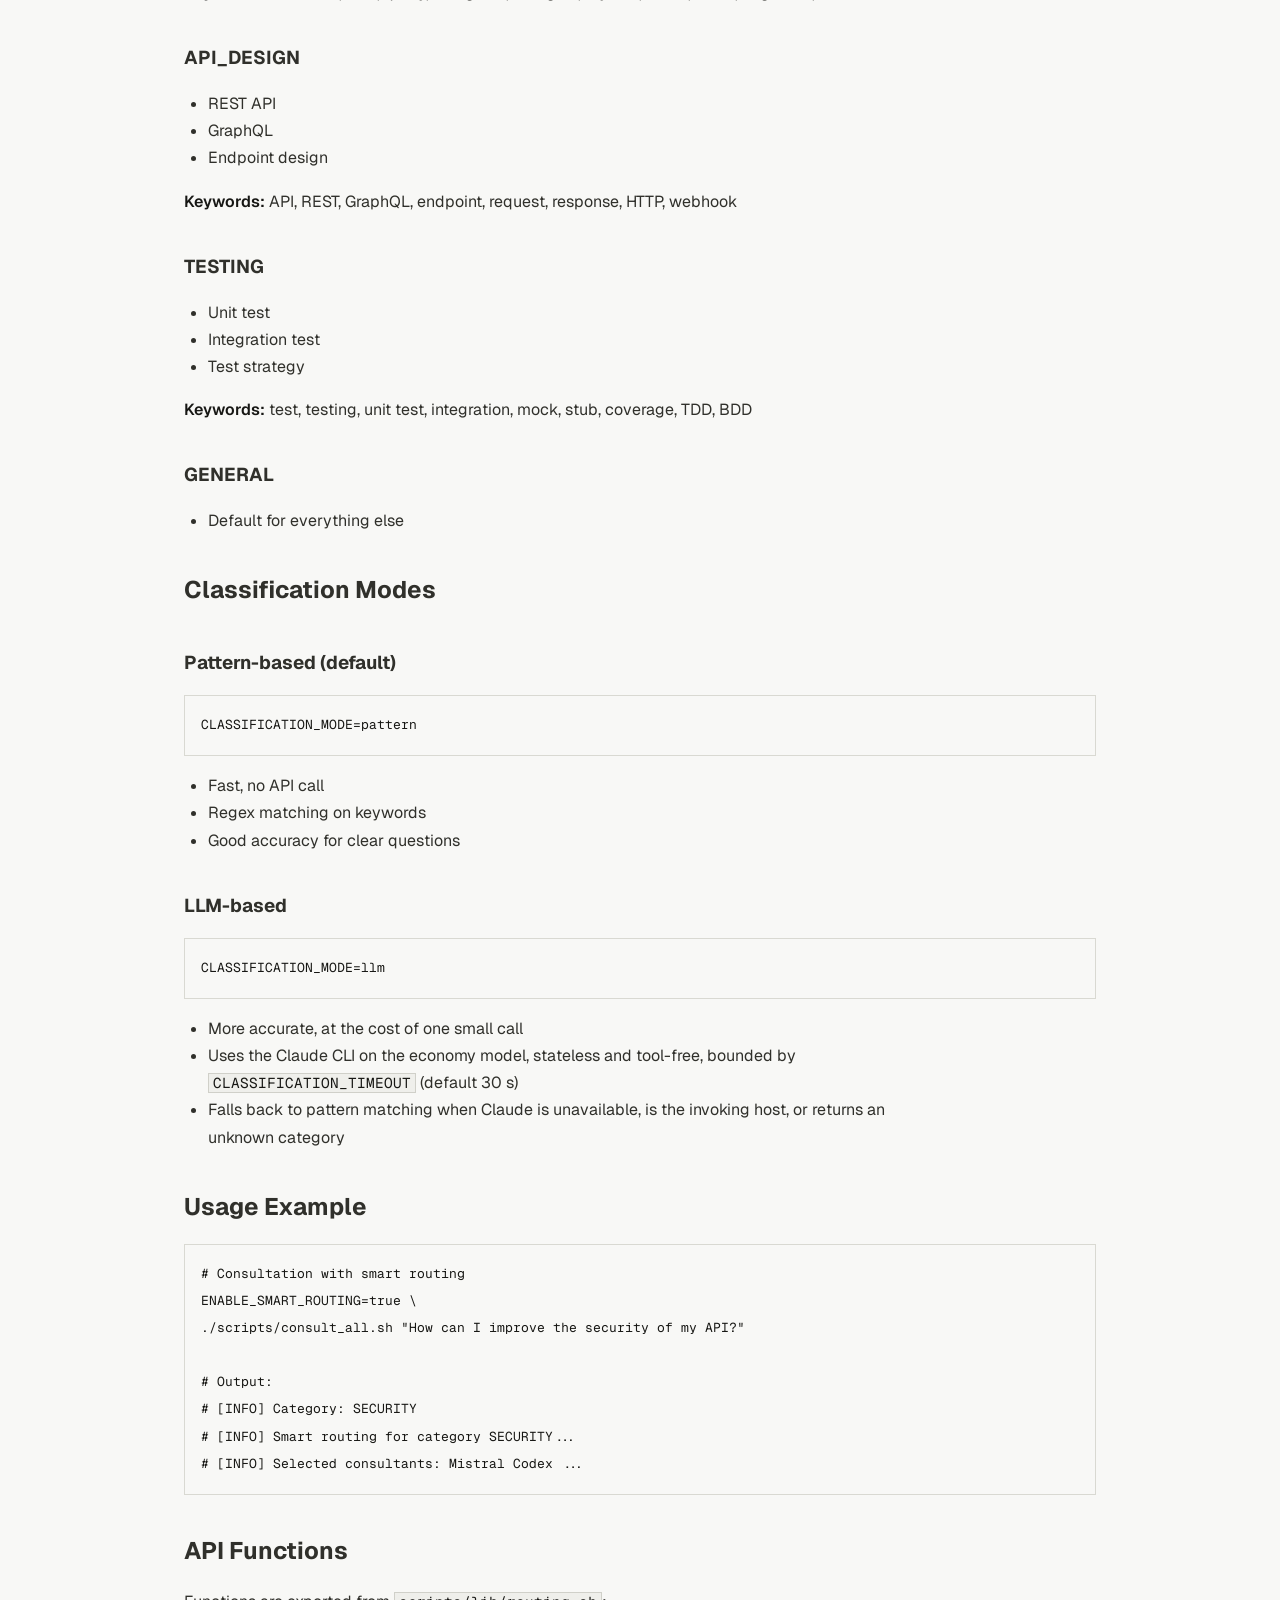
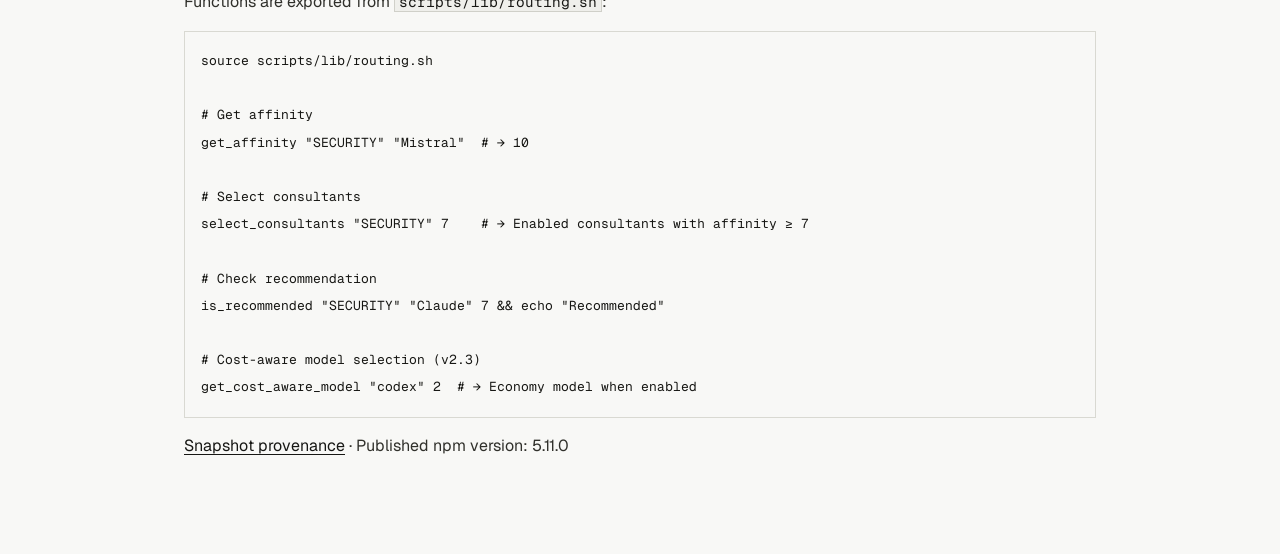
<file: docs/routing.html>
<!DOCTYPE html>
<html lang="en">
<head>
    <meta charset="UTF-8">
    <meta name="viewport" content="width=device-width, initial-scale=1.0">
    <title>Smart routing — ai-consultants</title>
    <meta name="description" content="Released model documentation for Qwen4 Max, measured with Artificial Analysis v5.0.1.">
    <meta name="theme-color" content="#000000" media="(prefers-color-scheme: dark)">
    <meta name="theme-color" content="#f8f8f6" media="(prefers-color-scheme: light)">

    <!-- SEO -->
    <link rel="canonical" href="https://aiconsultants.sh/docs/routing.html">
    <meta name="robots" content="index, follow">
    <meta name="author" content="Matteo Scurati">
    <meta name="keywords" content="ai-consultants, multiple AI models, second opinion, design review, threat modeling, Claude Code skill, Codex, Gemini, Mistral, npx ai-consultants">

    <!-- Open Graph -->
    <meta property="og:type" content="website">
    <meta property="og:url" content="https://aiconsultants.sh/docs/routing.html">
    <meta property="og:site_name" content="ai-consultants">
    <meta property="og:title" content="Smart routing — ai-consultants">
    <meta property="og:description" content="Released model integration and documentation.">
    <meta property="og:image" content="https://aiconsultants.sh/og-image.png">
    <meta property="og:image:width" content="1200">
    <meta property="og:image:height" content="630">
    <meta property="og:image:alt" content="A real ai-consultants run: one question, answers from Gemini, Codex and Mistral, and one merged list of risks and edge cases tagged with the models that raised each.">

    <!-- Twitter -->
    <meta name="twitter:card" content="summary_large_image">
    <meta name="twitter:title" content="Smart routing — ai-consultants">
    <meta name="twitter:description" content="Released model integration and documentation.">
    <meta name="twitter:image" content="https://aiconsultants.sh/og-image.png">
    <meta name="twitter:image:alt" content="A real ai-consultants run: one question, answers from Gemini, Codex and Mistral, and one merged list of risks and edge cases tagged with the models that raised each.">

    <!-- JSON-LD Structured Data (softwareVersion is rewritten at release by sync_site.sh) -->
    

    <script defer src="https://cloud.umami.is/script.js" data-website-id="ed9fc15a-2479-44ad-b6ff-e32001f8ea1d"></script>

    <link rel="preconnect" href="https://fonts.googleapis.com">
    <link rel="preconnect" href="https://fonts.gstatic.com" crossorigin>
    <link href="https://fonts.googleapis.com/css2?family=Geist:wght@400;500;600;700&amp;family=Geist+Mono:wght@400;500;600&amp;display=swap" rel="stylesheet">
    <link rel="icon" href="/favicon.svg" type="image/svg+xml">
    <link rel="icon" href="/favicon-32.png" type="image/png" sizes="32x32">
    <link rel="apple-touch-icon" href="/apple-touch-icon.png">
    <script>
        // Motion is opt-in: only without reduced motion, and dropped if the page script never runs
        if (!(window.matchMedia && window.matchMedia('(prefers-reduced-motion: reduce)').matches)) {
            document.documentElement.classList.add('motion');
            setTimeout(function () { if (!window.__aicMotion) document.documentElement.classList.remove('motion'); }, 3000);
        }
    </script>
    <style>
        *, *::before, *::after { margin: 0; padding: 0; box-sizing: border-box; }

        :root {
            --font-body: 'Geist', system-ui, -apple-system, sans-serif;
            --font-mono: 'Geist Mono', ui-monospace, SFMono-Regular, Menlo, monospace;
            --gutter: 24px;
            /* Motion: --ease for UI states, --e/--e2/--io for the load and story choreography */
            --ease: cubic-bezier(0.22, 1, 0.36, 1);
            --e: cubic-bezier(0.16, 1, 0.3, 1);
            --e2: cubic-bezier(0.33, 1, 0.68, 1);
            --io: cubic-bezier(0.65, 0, 0.35, 1);
        }

        html { scroll-behavior: smooth; scroll-padding-top: 96px; -webkit-text-size-adjust: 100%; }

        body {
            font-family: var(--font-body);
            font-size: 16px;
            line-height: 24px;
            background: var(--bg);
            color: var(--text-body);
            -webkit-font-smoothing: antialiased;
            overflow-wrap: break-word;
        }

        h1, h2, h3 { text-wrap: balance; }
        p, li, dd { text-wrap: pretty; }

        a { color: var(--text); text-underline-offset: 3px; transition: color 0.3s var(--ease), border-color 0.3s var(--ease); }
        strong { color: var(--text); font-weight: 600; }

        code {
            font-family: var(--font-mono);
            font-size: 0.875em;
            color: var(--text);
            background: var(--bg-elevated);
            border: 1px solid var(--border-light);
            padding: 0 4px;
            overflow-wrap: anywhere;
        }

        :focus-visible { outline: 2px solid var(--text); outline-offset: 4px; }

        .sr-only {
            position: absolute; width: 1px; height: 1px; padding: 0; margin: -1px;
            overflow: hidden; clip: rect(0, 0, 0, 0); white-space: nowrap; border: 0;
        }

        .skip-link {
            position: absolute; left: 16px; top: -48px; z-index: 300;
            background: var(--text); color: var(--bg);
            font-family: var(--font-mono); font-size: 14px; line-height: 20px;
            padding: 8px 12px; text-decoration: none;
        }
        .skip-link:focus { top: 12px; }

        .container { max-width: 1200px; margin: 0 auto; padding: 0 var(--gutter); }
        .prose { max-width: 680px; }

        /* ——— NAV: floats off the top edge, sized to its content ——— */
        .site-nav {
            position: sticky; top: 12px; z-index: 100;
            margin-top: 12px;
            padding: 0 var(--gutter);
        }

        .nav-inner {
            position: relative; isolation: isolate;
            display: flex; align-items: center; justify-content: space-between; gap: 48px;
            width: fit-content; max-width: 100%;
            height: 56px; margin: 0 auto; padding: 0 16px 0 24px;
        }
        /* The blurred surface lives on a pseudo element, so the fixed mobile panel is not trapped by backdrop-filter */
        .nav-inner::before {
            content: ""; position: absolute; inset: 0; z-index: -1;
            background: var(--bg);
            border: 1px solid var(--border-light);
        }

        .wordmark {
            font-family: var(--font-mono);
            font-size: 14px; line-height: 20px; font-weight: 600;
            color: var(--text); text-decoration: none;
            letter-spacing: -0.02em;
        }

        .nav-links { display: flex; align-items: center; gap: 24px; list-style: none; }

        .nav-links a {
            font-family: var(--font-mono);
            font-size: 14px; line-height: 20px;
            color: var(--text-secondary);
            text-decoration: none;
            display: inline-flex; align-items: center; gap: 8px;
        }
        .nav-links a:hover { color: var(--text); }
        .nav-links a.current { color: var(--text); }
        .nav-links img { height: 20px; width: auto; display: block; }

        .menu-btn {
            display: none;
            align-items: center; gap: 12px;
            background: none; border: 1px solid var(--border-light);
            color: var(--text); cursor: pointer;
            font-family: var(--font-mono); font-size: 14px; line-height: 20px; font-weight: 600;
            padding: 4px 12px;
            transition: border-color 0.3s var(--ease), transform 0.3s var(--ease);
        }
        .menu-btn:hover { border-color: var(--text-muted); }
        .menu-btn:active { transform: scale(0.98); }
        .menu-btn .bars { position: relative; display: block; width: 16px; height: 12px; }
        .menu-btn .bars span {
            position: absolute; left: 0; right: 0; height: 2px; background: var(--text);
            transition: transform 0.5s var(--ease), opacity 0.3s var(--ease);
        }
        .menu-btn .bars span:nth-child(1) { top: 0; }
        .menu-btn .bars span:nth-child(2) { top: 5px; }
        .menu-btn .bars span:nth-child(3) { top: 10px; }
        .menu-btn[aria-expanded="true"] .bars span:nth-child(1) { transform: translateY(5px) rotate(45deg); }
        .menu-btn[aria-expanded="true"] .bars span:nth-child(2) { opacity: 0; }
        .menu-btn[aria-expanded="true"] .bars span:nth-child(3) { transform: translateY(-5px) rotate(-45deg); }

        /* ——— SHARED ——— */
        .section-label {
            font-family: var(--font-mono);
            font-size: 14px; line-height: 20px; font-weight: 500;
            color: var(--text-muted);
            margin-bottom: 16px;
        }

        section { padding: 80px 0 96px; border-bottom: 1px solid var(--border); }

        section h2 {
            font-size: 36px; line-height: 40px;
            font-weight: 600; letter-spacing: -0.025em;
            color: var(--text);
            margin-bottom: 24px;
            max-width: 680px;
        }

        .lead { font-size: 18px; line-height: 28px; color: var(--text-body); max-width: 680px; margin-bottom: 40px; }

        /* Command block: real text, wraps instead of scrolling, own copy button */
        .cmd {
            display: flex; align-items: flex-start; gap: 12px;
            background: var(--bg-elevated);
            border: 1px solid var(--border-light);
            padding: 12px 12px 12px 16px;
            font-family: var(--font-mono); font-size: 14px; line-height: 20px;
            color: var(--text);
        }
        .cmd-line { flex: 1; min-width: 0; white-space: pre-wrap; overflow-wrap: anywhere; }
        .cmd code.cmd-line { background: none; border: 0; padding: 0; font-size: inherit; color: inherit; }
        .prompt { color: var(--text-muted); user-select: none; -webkit-user-select: none; }

        .copy {
            flex: none;
            font-family: var(--font-mono); font-size: 12px; line-height: 16px; font-weight: 600;
            color: var(--text); background: transparent;
            border: 1px solid var(--border-strong);
            padding: 2px 8px; cursor: pointer;
            transition: border-color 0.3s var(--ease), background-color 0.3s var(--ease), transform 0.3s var(--ease);
        }
        .copy:hover { border-color: var(--text-muted); background: var(--bg-card); }
        .copy:active { transform: scale(0.98); }

        /* ——— HERO ——— */
        .hero { padding: 64px 0 96px; border-bottom: 1px solid var(--border); }

        .hero-grid { display: grid; grid-template-columns: minmax(0, 1fr); gap: 48px; }

        .eyebrow {
            font-family: var(--font-mono);
            font-size: 14px; line-height: 20px; color: var(--text-secondary);
            margin-bottom: 16px; max-width: 46ch;
        }

        .hero h1 {
            font-size: 36px; line-height: 40px;
            font-weight: 600; letter-spacing: -0.03em;
            color: var(--text);
            max-width: 680px;
            margin-bottom: 24px;
        }

        .subhead { font-size: 18px; line-height: 28px; color: var(--text-body); margin-bottom: 32px; max-width: 60ch; }

        .cta-label {
            font-family: var(--font-mono);
            font-size: 14px; line-height: 20px; font-weight: 500;
            color: var(--text); margin-bottom: 12px;
        }

        .cmd-hero {
            background: var(--bg);
            border-color: var(--border-bright);
            color: var(--text);
        }
        .cmd-hero .copy {
            font-size: 14px; line-height: 20px;
            padding: 8px 12px; margin: -4px -4px -4px 0;
            background: var(--text); color: var(--bg);
            border-color: var(--text);
        }
        .cmd-hero .copy:hover { background: var(--text-body); border-color: var(--text-body); }

        .card-video { display: block; width: 100%; height: auto; background: var(--bg); border-bottom: 1px solid var(--border); }
        .cmd-hero + .cmd-hero { margin-top: 8px; }
        .cmd-hint { display: block; color: var(--text-muted); font-size: 12px; line-height: 16px; margin-top: 4px; user-select: none; -webkit-user-select: none; }
        .r-gloss { color: var(--text-secondary); font-size: 12px; line-height: 16px; font-weight: 400; }

        .cta-notes { margin-top: 16px; display: grid; gap: 8px; max-width: 60ch; }
        .cta-notes p { font-size: 14px; line-height: 20px; color: var(--text-secondary); }

        .quiet-link {
            display: inline-block; margin-top: 24px;
            font-family: var(--font-mono); font-size: 14px; line-height: 20px;
            color: var(--text-secondary); text-decoration: none;
            border-bottom: 1px solid var(--border-strong);
            padding-bottom: 2px;
        }
        .quiet-link:hover { color: var(--text); border-color: var(--text-muted); }

        /* Example card: selectable monospace text in a terminal frame */
        .card {
            background: var(--bg-elevated);
            border: 1px solid var(--border-light);
            min-width: 0;
        }

        .card-bar {
            display: flex; align-items: center; gap: 8px;
            height: 32px; padding: 0 16px;
            border-bottom: 1px solid var(--border);
        }
        .card-bar i { width: 8px; height: 8px; border-radius: 9999px; background: var(--border-strong); display: block; }

        .card-body { padding: 24px; font-family: var(--font-mono); font-size: 14px; line-height: 20px; }

        .card-label {
            font-size: 12px; line-height: 16px; font-weight: 500;
            color: var(--text-muted);
            margin-bottom: 8px;
        }

        .r-outcome { color: var(--text-body); }
        .r-outcome b { color: var(--text); font-weight: 500; }
        .r-head { color: var(--text); font-weight: 500; margin: 16px 0 8px; }

        /* The story keeps the list at its resting height, so the page never shifts */
        .r-clip { overflow: hidden; }
        .r-list { list-style: none; display: grid; gap: 12px; }
        .r-list li { display: grid; grid-template-columns: 16px minmax(0, 1fr); }
        .r-list li::before { content: "-"; color: var(--text-muted); }
        .kind { color: var(--text-muted); }
        .point { color: var(--text-body); }
        .by { color: var(--text-muted); white-space: nowrap; }
        .by b { color: var(--text); font-weight: 500; }
        .solo { color: var(--accent); display: inline-block; }

        .legend { margin-top: 16px; color: var(--text-secondary); font-size: 12px; line-height: 16px; }

        .show-all {
            margin-top: 16px;
            font-family: var(--font-mono); font-size: 12px; line-height: 16px; font-weight: 600;
            color: var(--text); background: none;
            border: 1px solid var(--border-strong);
            padding: 4px 8px; cursor: pointer;
            transition: border-color 0.3s var(--ease), transform 0.3s var(--ease);
        }
        .show-all:hover { border-color: var(--text-muted); }
        .show-all:active { transform: scale(0.98); }

        .card figcaption {
            border-top: 1px solid var(--border);
            padding: 12px 24px;
            font-size: 14px; line-height: 20px; color: var(--text-muted);
        }

        /* ——— HOW IT WORKS ——— */
        .pipeline {
            display: flex; flex-wrap: wrap; gap: 8px; align-items: center;
            margin-bottom: 40px;
            font-family: var(--font-mono); font-size: 14px; line-height: 20px;
            list-style: none;
        }
        .pipeline-step {
            padding: 8px 16px; border: 1px solid var(--border-light); color: var(--text-secondary);
            transition: border-color 0.3s var(--ease), color 0.3s var(--ease), background-color 0.3s var(--ease);
        }
        .pipeline-step.lit { border-color: var(--text-muted); color: var(--text); background: var(--bg-elevated); }
        .pipeline-arrow { color: var(--text-muted); }

        .diagram { display: none; margin: 0 0 64px; }
        .diagram svg { width: 100%; height: auto; display: block; overflow: visible; }
        .diagram .box { fill: var(--bg-elevated); stroke: var(--border-strong); transition: stroke 0.3s var(--ease); }
        .diagram .lit .box { stroke: var(--text); }
        .diagram .line { fill: none; stroke: var(--border-strong); stroke-width: 1.5; }
        .diagram .track { stroke: var(--border-light); stroke-width: 4; }
        .diagram .fill { stroke: var(--text-muted); stroke-width: 4; }
        .diagram .skip { fill: none; stroke: var(--border-strong); stroke-dasharray: 6 4; }
        .diagram text { font-family: var(--font-mono); font-size: 14px; fill: var(--text-body); transition: fill 0.3s var(--ease); }
        .diagram text.strong, .diagram .lit text { fill: var(--text); }
        .diagram text.dim { fill: var(--text-muted); }
        .diagram .pulse { fill: var(--text); opacity: 0; }
        .diagram .halo { fill: var(--text); opacity: 0; }

        .steps { list-style: none; display: grid; gap: 32px; }
        .step { display: grid; grid-template-columns: 48px minmax(0, 1fr); gap: 16px; }
        .step-num { font-family: var(--font-mono); font-size: 14px; line-height: 20px; color: var(--text-muted); padding-top: 4px; font-variant-numeric: tabular-nums; }
        .step:target .step-num { color: var(--text); }
        .step h3 { font-size: 20px; line-height: 28px; font-weight: 600; color: var(--text); margin-bottom: 8px; }
        .step p { font-size: 16px; line-height: 24px; color: var(--text-body); max-width: 65ch; }

        .footnote {
            margin-top: 40px; max-width: 768px;
            font-size: 14px; line-height: 20px; color: var(--text-secondary);
            border-top: 1px solid var(--border); padding-top: 16px;
        }

        /* ——— WHEN ——— */
        .when-grid { display: grid; grid-template-columns: minmax(0, 1fr); gap: 40px; margin-bottom: 40px; }

        .col-title {
            font-family: var(--font-mono);
            font-size: 14px; line-height: 20px; font-weight: 500;
            color: var(--text);
            padding-bottom: 8px; margin-bottom: 24px;
            border-bottom: 1px solid var(--border-light);
        }

        .use-list, .skip-list { list-style: none; display: grid; gap: 24px; }
        .use-list li, .skip-list li { position: relative; padding-left: 24px; font-size: 16px; line-height: 24px; }
        .use-list li::before, .skip-list li::before {
            position: absolute; left: 0; top: 0;
            font-family: var(--font-mono); color: var(--text-secondary);
        }
        .use-list li::before { content: "\2713"; }
        .skip-list li::before { content: "\2715"; }
        .skip-list { gap: 16px; }

        .situation { display: block; color: var(--text); font-weight: 600; margin-bottom: 8px; }
        .q {
            display: inline-block;
            font-family: var(--font-mono); font-size: 12px; line-height: 16px;
            color: var(--text-body);
            background: var(--bg-elevated);
            padding: 8px 12px;
            overflow-wrap: anywhere;
        }
        .q-extra { display: block; margin-top: 8px; color: var(--text-body); }

        .measured { background: var(--bg-elevated); padding: 24px; }
        .measured h3 { font-size: 16px; line-height: 24px; font-weight: 600; color: var(--text); margin-bottom: 8px; }
        .measured p { font-size: 16px; line-height: 24px; color: var(--text-body); max-width: 65ch; }

        /* ——— WORKS WITH ——— */
        .chip-row { display: grid; grid-template-columns: minmax(0, 1fr); gap: 12px; margin-bottom: 32px; }
        .row-label {
            font-family: var(--font-mono);
            font-size: 14px; line-height: 20px; font-weight: 500;
            color: var(--text-muted);
            padding-top: 4px;
        }
        .chips { list-style: none; display: flex; flex-wrap: wrap; gap: 8px; }
        .chips li {
            font-family: var(--font-mono); font-size: 14px; line-height: 20px;
            color: var(--text);
            border: 1px solid var(--border-light);
            padding: 4px 12px;
            transition: border-color 0.3s var(--ease), background-color 0.3s var(--ease);
        }
        .chips li.lit { border-color: var(--text-muted); background: var(--bg-elevated); }
        .works-note { max-width: 680px; font-size: 16px; line-height: 24px; color: var(--text-body); margin-top: 8px; }
        .small-print { margin-top: 24px; font-size: 14px; line-height: 20px; color: var(--text-muted); }

        /* ——— BEFORE YOU RUN ——— */
        .facts { display: grid; gap: 0; border-top: 1px solid var(--border-light); max-width: 900px; }
        .fact { display: grid; grid-template-columns: minmax(0, 1fr); gap: 8px; padding: 24px 0; border-bottom: 1px solid var(--border-light); }
        .fact dt {
            font-family: var(--font-mono);
            font-size: 14px; line-height: 20px; font-weight: 500;
            color: var(--text);
            padding-top: 2px;
        }
        .fact dd { font-size: 16px; line-height: 24px; color: var(--text-body); max-width: 70ch; }

        /* ——— GET STARTED ——— */
        .prereq { background: var(--bg-elevated); padding: 24px; margin-bottom: 32px; max-width: 820px; }
        .box-label {
            font-family: var(--font-mono);
            font-size: 14px; line-height: 20px; font-weight: 500;
            color: var(--text); margin-bottom: 12px;
        }
        .prereq > ul { list-style: none; display: grid; gap: 16px; }
        .prereq > ul > li { font-size: 16px; line-height: 24px; color: var(--text-body); padding-left: 16px; position: relative; }
        .prereq > ul > li::before { content: "-"; position: absolute; left: 0; color: var(--text-muted); }
        .cli-list { display: grid; gap: 12px; margin-top: 12px; }
        .cli-list > div { display: grid; grid-template-columns: minmax(0, 1fr); gap: 4px; }
        .cli-list dt { font-family: var(--font-mono); font-size: 14px; line-height: 20px; color: var(--text); }
        .cli-list dd { font-size: 14px; line-height: 20px; color: var(--text-secondary); }
        .cli-list .cmd { background: var(--bg); padding: 8px 8px 8px 12px; margin-bottom: 4px; }

        .tabs { max-width: 820px; }
        .tablist { display: flex; gap: 0; border-bottom: 1px solid var(--border-light); margin-bottom: 24px; flex-wrap: wrap; }
        .tab {
            font-family: var(--font-mono); font-size: 14px; line-height: 20px;
            color: var(--text-secondary); background: none;
            border: 0; border-bottom: 2px solid transparent;
            padding: 12px 16px; margin-bottom: -1px;
            cursor: pointer;
            transition: color 0.3s var(--ease), border-color 0.3s var(--ease);
        }
        .tab[aria-selected="true"] { color: var(--text); border-bottom-color: var(--text); }
        .tab:hover { color: var(--text); }
        .no-js .tablist { display: none; }
        .panel-title { display: none; }
        .no-js .panel-title { display: block; font-family: var(--font-mono); font-size: 14px; line-height: 20px; color: var(--text); margin: 24px 0 12px; }

        .setup-steps { list-style: none; display: grid; gap: 24px; }
        .setup-steps li { display: grid; grid-template-columns: 32px minmax(0, 1fr); gap: 8px; }
        .setup-n { font-family: var(--font-mono); font-size: 14px; line-height: 20px; color: var(--text-muted); padding-top: 12px; font-variant-numeric: tabular-nums; }
        .setup-steps p, .panel-text { font-size: 14px; line-height: 20px; color: var(--text-secondary); margin-top: 8px; }
        .cmd-stack { display: grid; gap: 12px; }
        .panel-text.then { margin: 8px 0 0; color: var(--text-body); }

        .warn {
            max-width: 820px; margin-top: 32px;
            background: var(--bg-elevated);
            padding: 16px 24px;
            font-size: 16px; line-height: 24px; color: var(--text-body);
        }

        .more-link {
            display: inline-block; margin-top: 24px;
            font-size: 16px; line-height: 24px; color: var(--text); text-decoration: none;
            border-bottom: 1px solid var(--border-strong);
        }
        .more-link:hover { border-color: var(--text); }

        /* ——— FAQ: question and answer side by side, always open ——— */
        .faq { max-width: 1040px; border-top: 1px solid var(--border-light); }
        .faq-item { display: grid; grid-template-columns: minmax(0, 1fr); gap: 8px; padding: 24px 0; border-bottom: 1px solid var(--border-light); }
        .faq dt { font-size: 18px; line-height: 28px; font-weight: 600; color: var(--text); }
        .faq dd { font-size: 16px; line-height: 24px; color: var(--text-body); max-width: 65ch; }
        .faq-more { margin-top: 32px; }

        /* ——— FOOTER ——— */
        footer { padding: 48px 0 64px; }
        .footer-main { display: flex; flex-wrap: wrap; justify-content: space-between; align-items: flex-start; gap: 24px; margin-bottom: 24px; }
        .footer-links { display: flex; flex-wrap: wrap; gap: 8px 24px; list-style: none; max-width: 680px; }
        .footer-links a {
            font-family: var(--font-mono); font-size: 14px; line-height: 20px;
            color: var(--text-secondary); text-decoration: none;
        }
        .footer-links a:hover { color: var(--text); }
        .shields { display: flex; flex-wrap: wrap; gap: 8px; align-items: center; }
        .shields a { display: inline-flex; }
        .shields img { height: 20px; width: auto; display: block; }
        .footer-fine { font-size: 12px; line-height: 16px; color: var(--text-muted); max-width: 820px; }
        .footer-fine a { color: var(--text-secondary); }

        /* ——— TOAST ——— */
        .toast {
            position: fixed; bottom: 24px; left: 50%;
            transform: translateX(-50%) translateY(16px);
            width: max-content; max-width: calc(100vw - 32px);
            font-family: var(--font-mono); font-size: 14px; line-height: 20px;
            color: var(--text); background: var(--bg-card);
            border: 1px solid var(--border-strong);
            padding: 8px 16px;
            opacity: 0; pointer-events: none;
            transition: opacity 0.3s var(--ease), transform 0.5s var(--ease);
            z-index: 200;
        }
        .toast.show { opacity: 1; transform: translateX(-50%) translateY(0); }

        /* ——— MOTION ———
           Only active when JS added html.motion (never under reduced motion), so without JS
           every element sits in its final state. */

        /* Page load: the hero copy and the example card rise and resolve from blur */
        .motion .k-up, .motion .k-left, .motion .k-pop, .motion .k-card, .motion .k-fade {
            transition: transform 1.05s var(--e) var(--d, 0s), opacity 0.75s var(--e2) var(--d, 0s), filter 0.75s var(--e2) var(--d, 0s);
        }
        .motion .k-card { transition-duration: 0.9s, 0.6s, 0.6s; }
        .motion .hero:not(.in) .k-up { opacity: 0; transform: translateY(10px); filter: blur(4px); }
        .motion .hero:not(.in) .k-left { opacity: 0; transform: translateX(-10px); filter: blur(4px); }
        .motion .hero:not(.in) .k-pop { opacity: 0; transform: scale(0.86); filter: blur(4px); }
        .motion .hero:not(.in) .k-card { opacity: 0; transform: translateY(24px) scale(0.985); filter: blur(6px); }
        .motion .hero:not(.in) .k-fade { opacity: 0; }

        .hero .eyebrow { --d: 0s; }
        .hero h1 { --d: 0.08s; }
        .hero .subhead { --d: 0.16s; }
        .hero .cta > :nth-child(1) { --d: 0.26s; }
        .hero .cta > :nth-child(2) { --d: 0.32s; }
        .hero .cta > :nth-child(3) { --d: 0.38s; }
        .hero .cta > :nth-child(4) { --d: 0.46s; }
        .hero .cta > :nth-child(5) { --d: 0.52s; }
        .hero .card { --d: 0.18s; }
        .hero .card-bar i:nth-child(1) { --d: 0.34s; }
        .hero .card-bar i:nth-child(2) { --d: 0.38s; }
        .hero .card-bar i:nth-child(3) { --d: 0.42s; }
        .hero .card-video { --d: 0.4s; }
        .hero .card-label { --d: 0.5s; }
        .hero .r-outcome { --d: 0.56s; }
        .hero .r-gloss { --d: 0.6s; }
        .hero .r-head { --d: 0.64s; }
        .hero .r-list > li:nth-child(1) { --d: 0.7s; }
        .hero .r-list > li:nth-child(2) { --d: 0.76s; }
        .hero .r-list > li:nth-child(3) { --d: 0.82s; }
        .hero .r-list > li:nth-child(4) { --d: 0.88s; }
        .hero .r-list > li:nth-child(2) .solo { --d: 0.86s; }
        .hero .r-list > li:nth-child(3) .solo { --d: 0.92s; }
        .hero .r-list > li:nth-child(4) .solo { --d: 0.98s; }
        .hero .legend, .hero .show-all { --d: 1s; }
        .hero figcaption { --d: 1.06s; }

        /* Diagram: nodes pop in reading order, connectors draw on, the merged list fills like progress */
        .motion .diagram .node { transform-box: fill-box; transform-origin: center; transition: transform 1.05s var(--e) var(--d, 0s), opacity 0.75s var(--e2) var(--d, 0s); }
        .motion .diagram:not(.in) .node { opacity: 0; transform: scale(0.86); }
        .motion .diagram .line, .motion .diagram .fill { stroke-dasharray: 1; transition: stroke-dashoffset 0.9s var(--io) var(--d, 0s); }
        .motion .diagram .fill { transition-duration: 0.7s; }
        .motion .diagram:not(.in) .line, .motion .diagram:not(.in) .fill { stroke-dashoffset: 1; }
        .motion .diagram .k-fade { transition: opacity 0.75s var(--e2) var(--d, 0s); }
        .motion .diagram:not(.in) .k-fade { opacity: 0; }
        .diagram .n-q { --d: 0s; }
        .diagram .in-path { --d: 0.12s; }
        .diagram .n-m1 { --d: 0.3s; }
        .diagram .n-m2 { --d: 0.36s; }
        .diagram .n-m3 { --d: 0.42s; }
        .diagram .out-path { --d: 0.5s; }
        .diagram .n-out { --d: 0.78s; }
        .diagram .fill:nth-of-type(1) { --d: 1s; }
        .diagram .fill:nth-of-type(2) { --d: 1.08s; }
        .diagram .fill:nth-of-type(3) { --d: 1.16s; }
        .diagram .n-skip { --d: 1.3s; }

        /* Text sections: rise and fade in once as they enter the viewport */
        .motion [data-reveal] { transition: opacity 0.7s var(--ease) var(--d, 0s), transform 0.7s var(--ease) var(--d, 0s); }
        .motion [data-reveal]:not(.in) { opacity: 0; transform: translateY(16px); }

        /* ——— RESPONSIVE ——— */
        @media (min-width: 640px) {
            code { white-space: nowrap; }
            .cmd code.cmd-line { white-space: pre-wrap; }
        }

        @media (min-width: 720px) {
            .cli-list > div { grid-template-columns: 72px minmax(0, 1fr); gap: 12px; }
            .cli-list dt { padding-top: 8px; }
            .chip-row { grid-template-columns: 168px minmax(0, 1fr); gap: 16px; }
            .fact { grid-template-columns: 168px minmax(0, 1fr); gap: 24px; }
        }

        @media (min-width: 860px) {
            .when-grid { grid-template-columns: repeat(2, minmax(0, 1fr)); gap: 64px; }
            .faq-item { grid-template-columns: minmax(0, 5fr) minmax(0, 7fr); gap: 48px; }
        }

        @media (min-width: 900px) {
            .diagram { display: block; }
            .pipeline { display: none; }
        }

        @media (min-width: 1024px) {
            .hero { padding-top: 80px; }
            .hero-grid { grid-template-columns: minmax(0, 1fr) minmax(0, 1fr); gap: 64px; align-items: start; }
            .hero h1 { font-size: 48px; line-height: 1; }
            .show-all { display: none; }
        }

        @media (max-width: 1023px) {
            .card.collapsed .r-list > li:nth-child(n+4):not(.leave) { display: none; }
        }

        @media (max-width: 859px) {
            .nav-inner { width: 100%; }
            .menu-btn { display: inline-flex; }
            .nav-links {
                position: fixed; inset: 0; z-index: -2;
                display: flex; flex-direction: column; align-items: flex-start; gap: 24px;
                background: var(--bg);
                padding: 96px var(--gutter) 48px;
                opacity: 0; visibility: hidden;
                transition: opacity 0.3s var(--ease), visibility 0s linear 0.3s;
            }
            .nav-links a { font-family: var(--font-body); font-size: 24px; line-height: 32px; font-weight: 600; color: var(--text); }
            .nav-links li { opacity: 0; transform: translateY(8px); transition: opacity 0.3s var(--ease), transform 0.5s var(--ease); }
            .nav-links.open { opacity: 1; visibility: visible; transition: opacity 0.3s var(--ease), visibility 0s; }
            .nav-links.open li { opacity: 1; transform: none; }
            .nav-links.open li:nth-child(2) { transition-delay: 60ms; }
            .nav-links.open li:nth-child(3) { transition-delay: 120ms; }
            .nav-links.open li:nth-child(4) { transition-delay: 180ms; }
            .nav-links.open li:nth-child(5) { transition-delay: 240ms; }
            .no-js .nav-links { position: static; z-index: auto; opacity: 1; visibility: visible; flex-direction: row; flex-wrap: wrap; gap: 16px; padding: 0 0 12px; background: none; }
            .no-js .nav-links li { opacity: 1; transform: none; }
            .no-js .nav-links a { font-family: var(--font-mono); font-size: 14px; line-height: 20px; font-weight: 400; }
            .no-js .nav-inner { flex-wrap: wrap; height: auto; padding-top: 12px; }
            .no-js .menu-btn { display: none; }
        }

        @media (max-width: 639px) {
            :root { --gutter: 16px; }
            section { padding: 64px 0 80px; }
            section h2 { font-size: 30px; line-height: 36px; }
            .hero { padding: 48px 0 80px; }
            .subhead { font-size: 16px; line-height: 24px; }
            .lead { font-size: 16px; line-height: 24px; }
            .cmd-hero { padding: 12px; }
            .card-body { padding: 16px; }
            .card figcaption { padding: 12px 16px; }
            .by { white-space: normal; }
            .prereq { padding: 16px; }
            .measured { padding: 16px; }
            .warn { padding: 16px; }
        }

        @media (prefers-reduced-motion: reduce) {
            html { scroll-behavior: auto; }
            *, *::before, *::after { transition: none !important; }
        }
    </style>
<style>.preview{padding-top:48px;padding-bottom:80px;max-width:960px}.preview nav{margin:24px 0;line-height:2}.preview article{line-height:1.7;overflow-wrap:anywhere}.preview h1{font-size:2.5rem;line-height:1.2}.preview h2,.preview h3{margin:36px 0 14px}.preview p,.preview ul,.preview ol,.preview blockquote{margin:16px 0}.preview ul,.preview ol{padding-left:24px}.preview pre{overflow:auto;padding:16px;border:1px solid var(--border);margin:16px 0;white-space:pre}.preview table{border-collapse:collapse;min-width:600px;font-size:14px}.preview th,.preview td{padding:10px;text-align:left;border-bottom:1px solid var(--border)}.preview .table-scroll{overflow-x:auto}.preview blockquote{border-left:2px solid var(--text-muted);padding-left:16px}.preview a{text-decoration:underline}.preview code{font-size:.9em}.preview pre code{font-size:13px}</style>    <link rel="stylesheet" href="/site-tokens.css">
</head><body><a class="skip-link" href="#main">Skip to content</a><main id="main" class="container preview"><a href="/">← ai-consultants</a><nav aria-label="Documentation"><a href="/docs/">Models and benchmarks</a> · <a href="/docs/overview.html">Project overview</a> · <a href="/docs/setup.html">Setup</a> · <a href="/docs/configuration.html">Configuration</a> · <a href="/docs/routing.html" aria-current="page">Smart routing</a> · <a href="/docs/recipes.html">Qwen4 setup</a> · <a href="/docs/changelog.html">Changelog</a></nav><article><p>Documentation for <a href="https://github.com/reasance/ai-consultants/releases/tag/v5.11.0">v5.11.0</a>. Benchmark snapshot: November 25, 2026, Artificial Analysis Intelligence Index v5.0.2.</p>
<h1 id="ai-consultants-smart-routing">AI Consultants Smart Routing</h1>
<p>The Smart Routing system automatically selects the most suitable consultants based on the question category.</p>
<h2 id="enabling">Enabling</h2>
<pre><code class="language-bash"># Enable classification (required)
ENABLE_CLASSIFICATION=true

# Enable smart routing
ENABLE_SMART_ROUTING=true

# Minimum affinity to include a consultant (1-10)
MIN_AFFINITY=7
</code></pre>
<h2 id="affinity-matrix">Affinity Matrix</h2>
<p>Consultant-category affinity scores (scale 1-10) live in
<a href="https://github.com/reasance/ai-consultants/blob/v5.11.0/references/affinity.json"><code>references/affinity.json</code></a> — the single source
of truth at runtime. Prior to v2.11.0 the matrix was hard-coded as nested
case statements in <code>scripts/lib/routing.sh</code>; it was extracted to JSON to make
customization possible without editing bash.</p>
<p><strong>Highlights from the default matrix:</strong></p>


















































<div class="table-scroll" tabindex="0" role="region" aria-label="Table 1: Category"><table><thead><tr><th>Category</th><th>Best match</th><th>Why</th></tr></thead><tbody><tr><td>CODE_REVIEW</td><td>Codex (10), DeepSeek (10)</td><td>Code-specialist personas</td></tr><tr><td>BUG_DEBUG</td><td>Codex (10)</td><td>Pragmatic debugger</td></tr><tr><td>ARCHITECTURE</td><td>Gemini (10), Kimi (9)</td><td>Big-picture design</td></tr><tr><td>ALGORITHM</td><td>DeepSeek (10)</td><td>Algorithm specialist</td></tr><tr><td>SECURITY</td><td>Mistral (10)</td><td>Devil’s Advocate persona</td></tr><tr><td>QUICK_SYNTAX</td><td>Gemini (10)</td><td>Fast turnaround</td></tr><tr><td>API_DESIGN</td><td>Gemini (10)</td><td>API/system design</td></tr><tr><td>TESTING</td><td>Codex (10), GLM (10)</td><td>Test generation</td></tr></tbody></table></div>
<p><strong>Legend:</strong></p>
<ul>
<li><strong>10</strong>: Perfect match</li>
<li>7-9: Good match</li>
<li>5-6: Medium match</li>
<li>1-4: Poor match</li>
</ul>
<h3 id="schema">Schema</h3>
<pre><code class="language-json">{
  "version": "1.1",
  "default_score": 5,
  "general_score": 8,
  "known_consultants": ["Gemini", "Codex", "..."],
  "categories": {
    "CODE_REVIEW": { "Gemini": 7, "Codex": 10, "..." },
    "BUG_DEBUG":   { "..." }
  }
}
</code></pre>
<p>Lookup logic in <code>get_affinity(category, consultant)</code>:</p>
<ol>
<li>If <code>consultant</code> is not in <code>known_consultants</code> → <code>default_score</code></li>
<li>Else if <code>category</code> is not in <code>categories</code> (e.g. <code>GENERAL</code> or unrecognized) → <code>general_score</code></li>
<li>Else → <code>categories[category][consultant]</code>, falling back to <code>default_score</code> if missing</li>
</ol>
<h3 id="custom-matrix-override">Custom Matrix Override</h3>
<p>Override the matrix at runtime by pointing <code>AFFINITY_FILE</code> at a custom JSON
file with the same schema:</p>
<pre><code class="language-bash">AFFINITY_FILE=~/my-affinity.json ./scripts/consult_all.sh "your question"
</code></pre>
<p>This is useful for:</p>
<ul>
<li>Tweaking scores for a specific project (e.g., favoring DeepSeek for
algorithm-heavy codebases)</li>
<li>Disabling consultants for a category by setting their score below
<code>MIN_AFFINITY</code></li>
<li>Experimenting with new categories before upstreaming them</li>
</ul>
<p><code>./scripts/doctor.sh</code> validates the JSON schema and reports coverage gaps
(consultants missing from a category).</p>
<p>The matrix is loaded once per shell and cached in memory — no jq overhead
on subsequent calls.</p>
<h2 id="cost-aware-routing-v23">Cost-Aware Routing (v2.3+)</h2>
<p>When <code>ENABLE_COST_AWARE_ROUTING=true</code>, selected consultants use economy models
for simple questions and can retry low-confidence responses with their premium
model. Consultant selection itself continues to use the affinity matrix above.</p>
<pre><code class="language-bash">ENABLE_COST_AWARE_ROUTING=true
COMPLEXITY_THRESHOLD_SIMPLE=3    # Score 1-3 = use economy models
COMPLEXITY_THRESHOLD_MEDIUM=6    # Score 4-6 = use standard models
                                 # Score 7-10 = use premium models
</code></pre>
<p>See <a href="https://github.com/reasance/ai-consultants/blob/v5.11.0/docs/COST_RATES.md">COST_RATES.md</a> for model pricing by tier.</p>
<p>For Hydrogen on the native API, economy and premium share the model ID
<code>gemini-4-hydrogen</code> and differ by thinking effort: medium versus xhigh.
Cost-aware requests carry the economy effort only in the request subshell;
a valid low-confidence structured answer can escalate to the premium effort.
Explicit <code>GEMINI_REASONING_EFFORT</code> pins win, and cache identity records the
effective economy effort so it cannot be confused with a premium request.</p>
<p>An explicitly selected Carbon CLI model stays pinned. Automatic cost-aware
routing and confidence escalation do not replace it with Hydrogen or another
model. Its exact account inventory check still applies before dispatch.</p>
<h2 id="supported-categories">Supported Categories</h2>
<p>Pattern classification (<code>scripts/classify_question.sh</code>) checks the categories
in the order below and returns the first match. Keywords are matched
case-insensitively, mostly as substrings.</p>
<h3 id="security">SECURITY</h3>
<ul>
<li>Vulnerabilities</li>
<li>Authentication</li>
<li>Authorization</li>
</ul>
<p><strong>Keywords (whole words):</strong> security, secure, vulnerab…, exploit…, CVE-…, XSS,
CSRF, SSRF, SQLi, JWT, OAuth, auth/authn/authz, authenticat…, authoriz…,
password, encrypt…/decrypt…, secret, sanitiz…; also injection, access token,
API key. Checked first, because security questions often also say “fix”,
“design” or “review”. Dependency, constructor, setter, field, property,
method, interface and fault injection are design or testing terms, not
security.</p>
<h3 id="code_review">CODE_REVIEW</h3>
<ul>
<li>Code quality review</li>
<li>Best practices</li>
</ul>
<p><strong>Keywords:</strong> review, check, analyze … code, quality</p>
<h3 id="bug_debug">BUG_DEBUG</h3>
<ul>
<li>Debugging</li>
<li>Error fixing</li>
<li>Troubleshooting</li>
</ul>
<p><strong>Keywords:</strong> bug, error, crash, fix, debug, problem, issue, not working, fails,
exception, traceback</p>
<h3 id="architecture">ARCHITECTURE</h3>
<ul>
<li>System design</li>
<li>Design patterns</li>
<li>Scalability</li>
</ul>
<p><strong>Keywords:</strong> architect, design, pattern, structure, microservic, monolit,
scalabil, refactor, organiz, system design</p>
<h3 id="algorithm">ALGORITHM</h3>
<ul>
<li>Algorithms</li>
<li>Data structures</li>
<li>Complexity and performance</li>
</ul>
<p><strong>Keywords:</strong> algorithm, optimi, performance, complexit, O(, big-o, efficien,
sort, search, data structure</p>
<h3 id="quick_syntax">QUICK_SYNTAX</h3>
<ul>
<li>Quick syntax</li>
<li>Snippets</li>
</ul>
<p><strong>Keywords:</strong> syntax, how to write, example of, snippet, one-liner</p>
<h3 id="database">DATABASE</h3>
<ul>
<li>SQL queries</li>
<li>Schema design</li>
<li>DB optimization</li>
</ul>
<p><strong>Keywords:</strong> database, SQL, query, MongoDB, Postgres, MySQL, Redis, index,
migration, schema</p>
<h3 id="api_design">API_DESIGN</h3>
<ul>
<li>REST API</li>
<li>GraphQL</li>
<li>Endpoint design</li>
</ul>
<p><strong>Keywords:</strong> API, REST, GraphQL, endpoint, request, response, HTTP, webhook</p>
<h3 id="testing">TESTING</h3>
<ul>
<li>Unit test</li>
<li>Integration test</li>
<li>Test strategy</li>
</ul>
<p><strong>Keywords:</strong> test, testing, unit test, integration, mock, stub, coverage, TDD,
BDD</p>
<h3 id="general">GENERAL</h3>
<ul>
<li>Default for everything else</li>
</ul>
<h2 id="classification-modes">Classification Modes</h2>
<h3 id="pattern-based-default">Pattern-based (default)</h3>
<pre><code class="language-bash">CLASSIFICATION_MODE=pattern
</code></pre>
<ul>
<li>Fast, no API call</li>
<li>Regex matching on keywords</li>
<li>Good accuracy for clear questions</li>
</ul>
<h3 id="llm-based">LLM-based</h3>
<pre><code class="language-bash">CLASSIFICATION_MODE=llm
</code></pre>
<ul>
<li>More accurate, at the cost of one small call</li>
<li>Uses the Claude CLI on the economy model, stateless and tool-free, bounded by
<code>CLASSIFICATION_TIMEOUT</code> (default 30 s)</li>
<li>Falls back to pattern matching when Claude is unavailable, is the invoking
host, or returns an unknown category</li>
</ul>
<h2 id="usage-example">Usage Example</h2>
<pre><code class="language-bash"># Consultation with smart routing
ENABLE_SMART_ROUTING=true \
./scripts/consult_all.sh "How can I improve the security of my API?"

# Output:
# [INFO] Category: SECURITY
# [INFO] Smart routing for category SECURITY...
# [INFO] Selected consultants: Mistral Codex ...
</code></pre>
<h2 id="api-functions">API Functions</h2>
<p>Functions are exported from <code>scripts/lib/routing.sh</code>:</p>
<pre><code class="language-bash">source scripts/lib/routing.sh

# Get affinity
get_affinity "SECURITY" "Mistral"  # → 10

# Select consultants
select_consultants "SECURITY" 7    # → Enabled consultants with affinity ≥ 7

# Check recommendation
is_recommended "SECURITY" "Claude" 7 &#x26;&#x26; echo "Recommended"

# Cost-aware model selection (v2.3)
get_cost_aware_model "codex" 2  # → Economy model when enabled
</code></pre></article><p><a href="/docs/snapshot.json">Snapshot provenance</a> · Published npm version: 5.11.0</p></main></body></html>
</file>
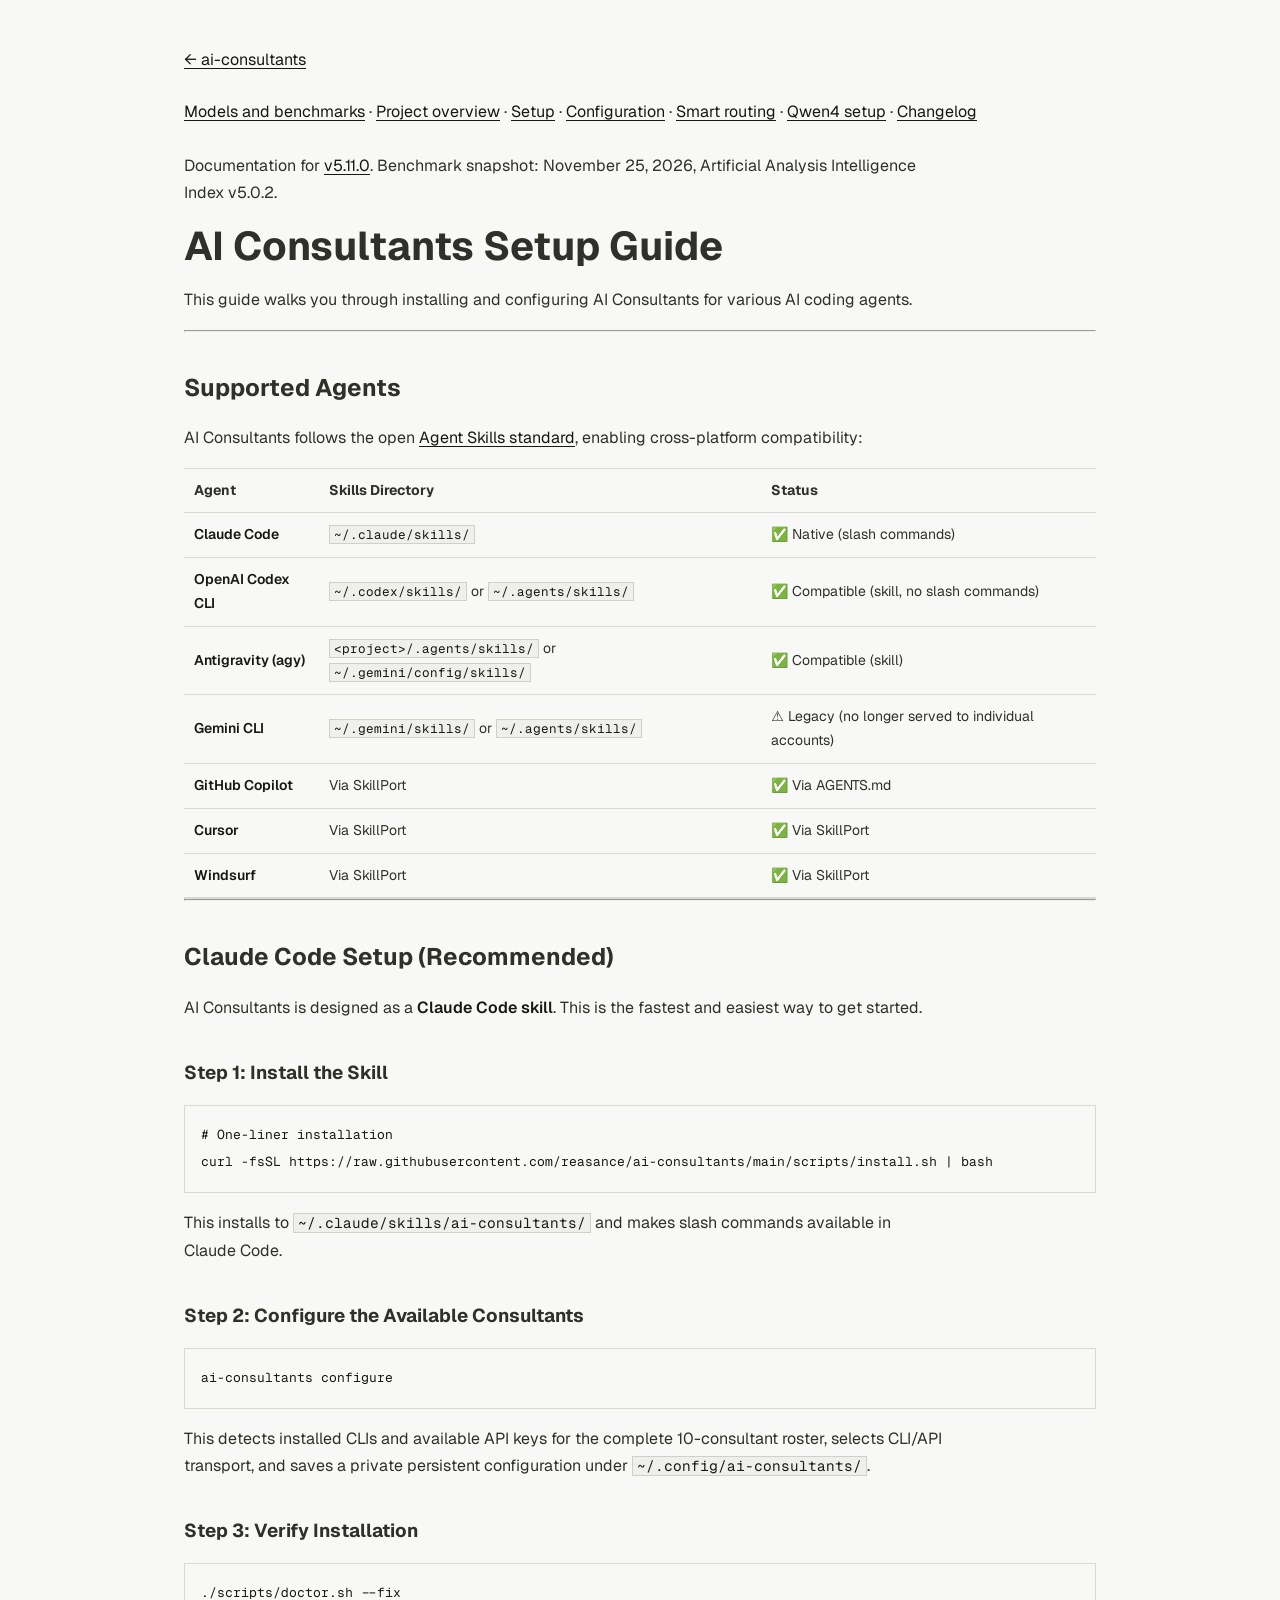
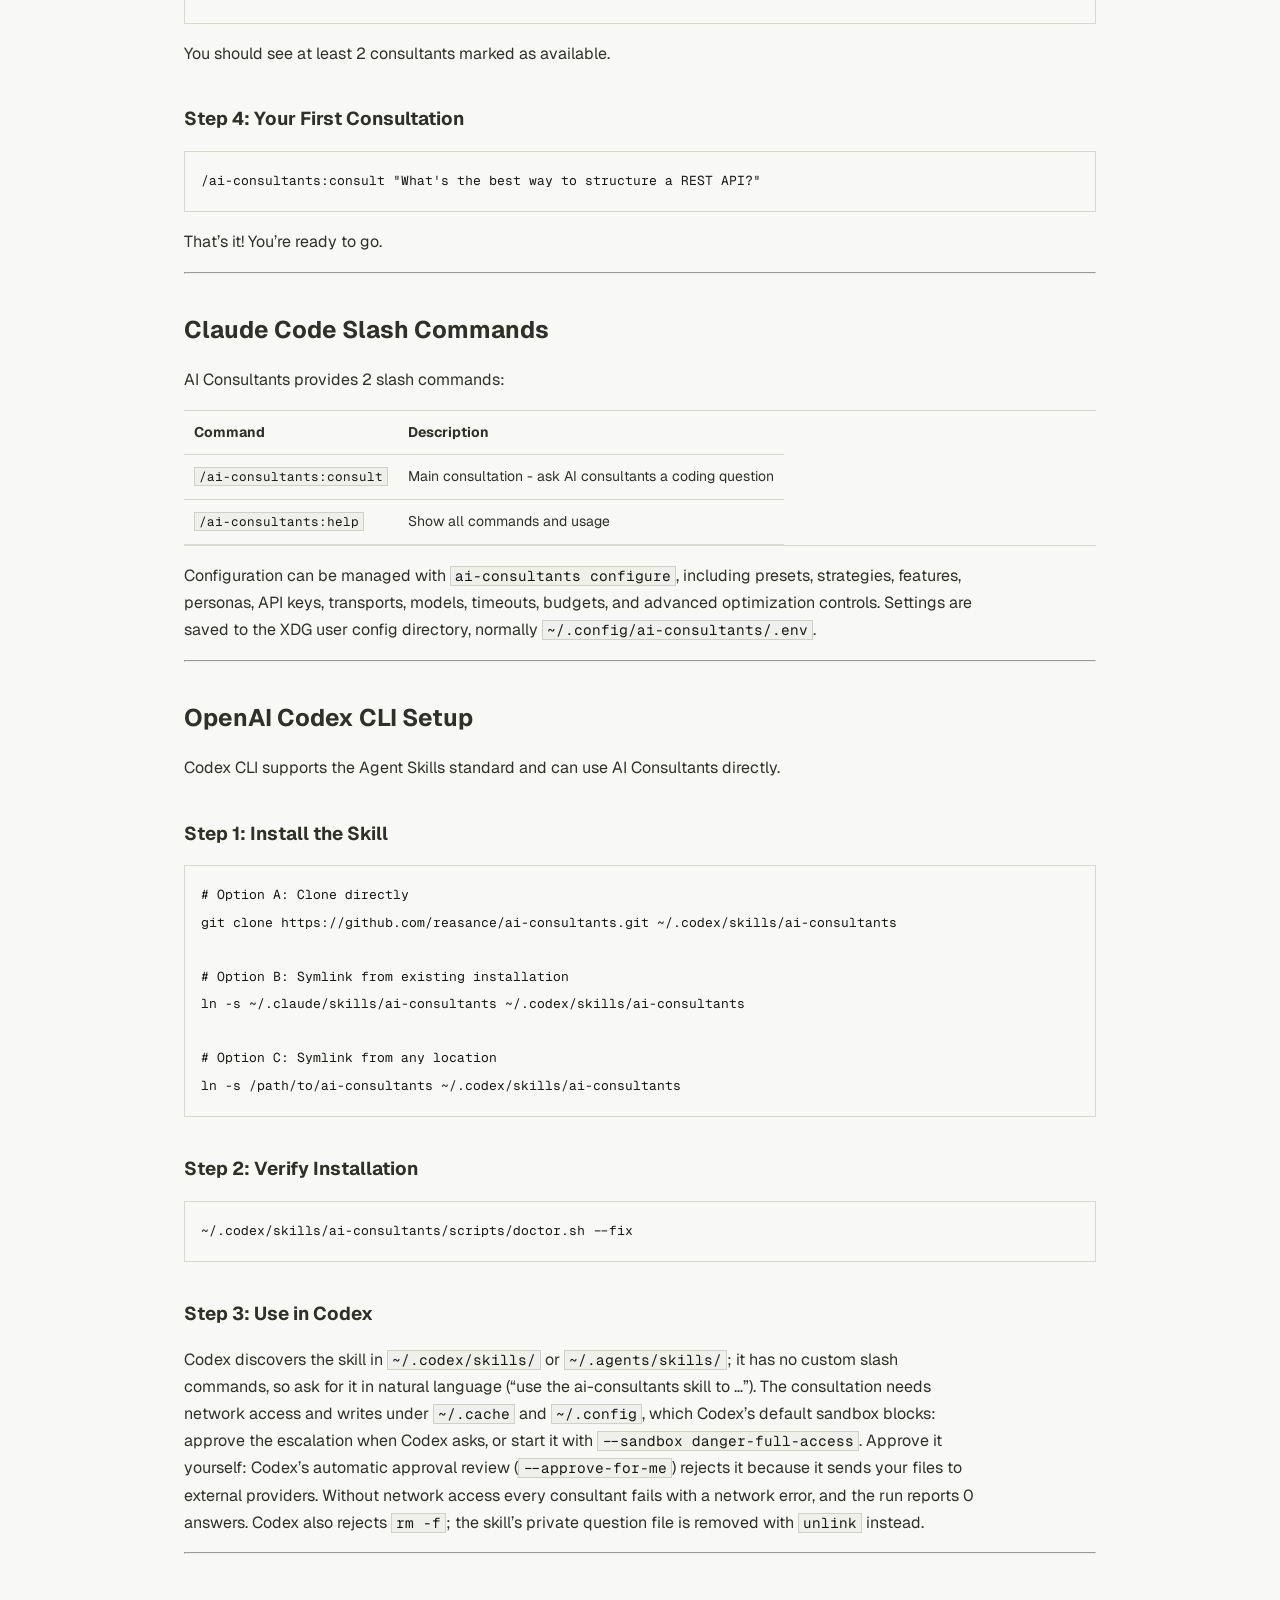
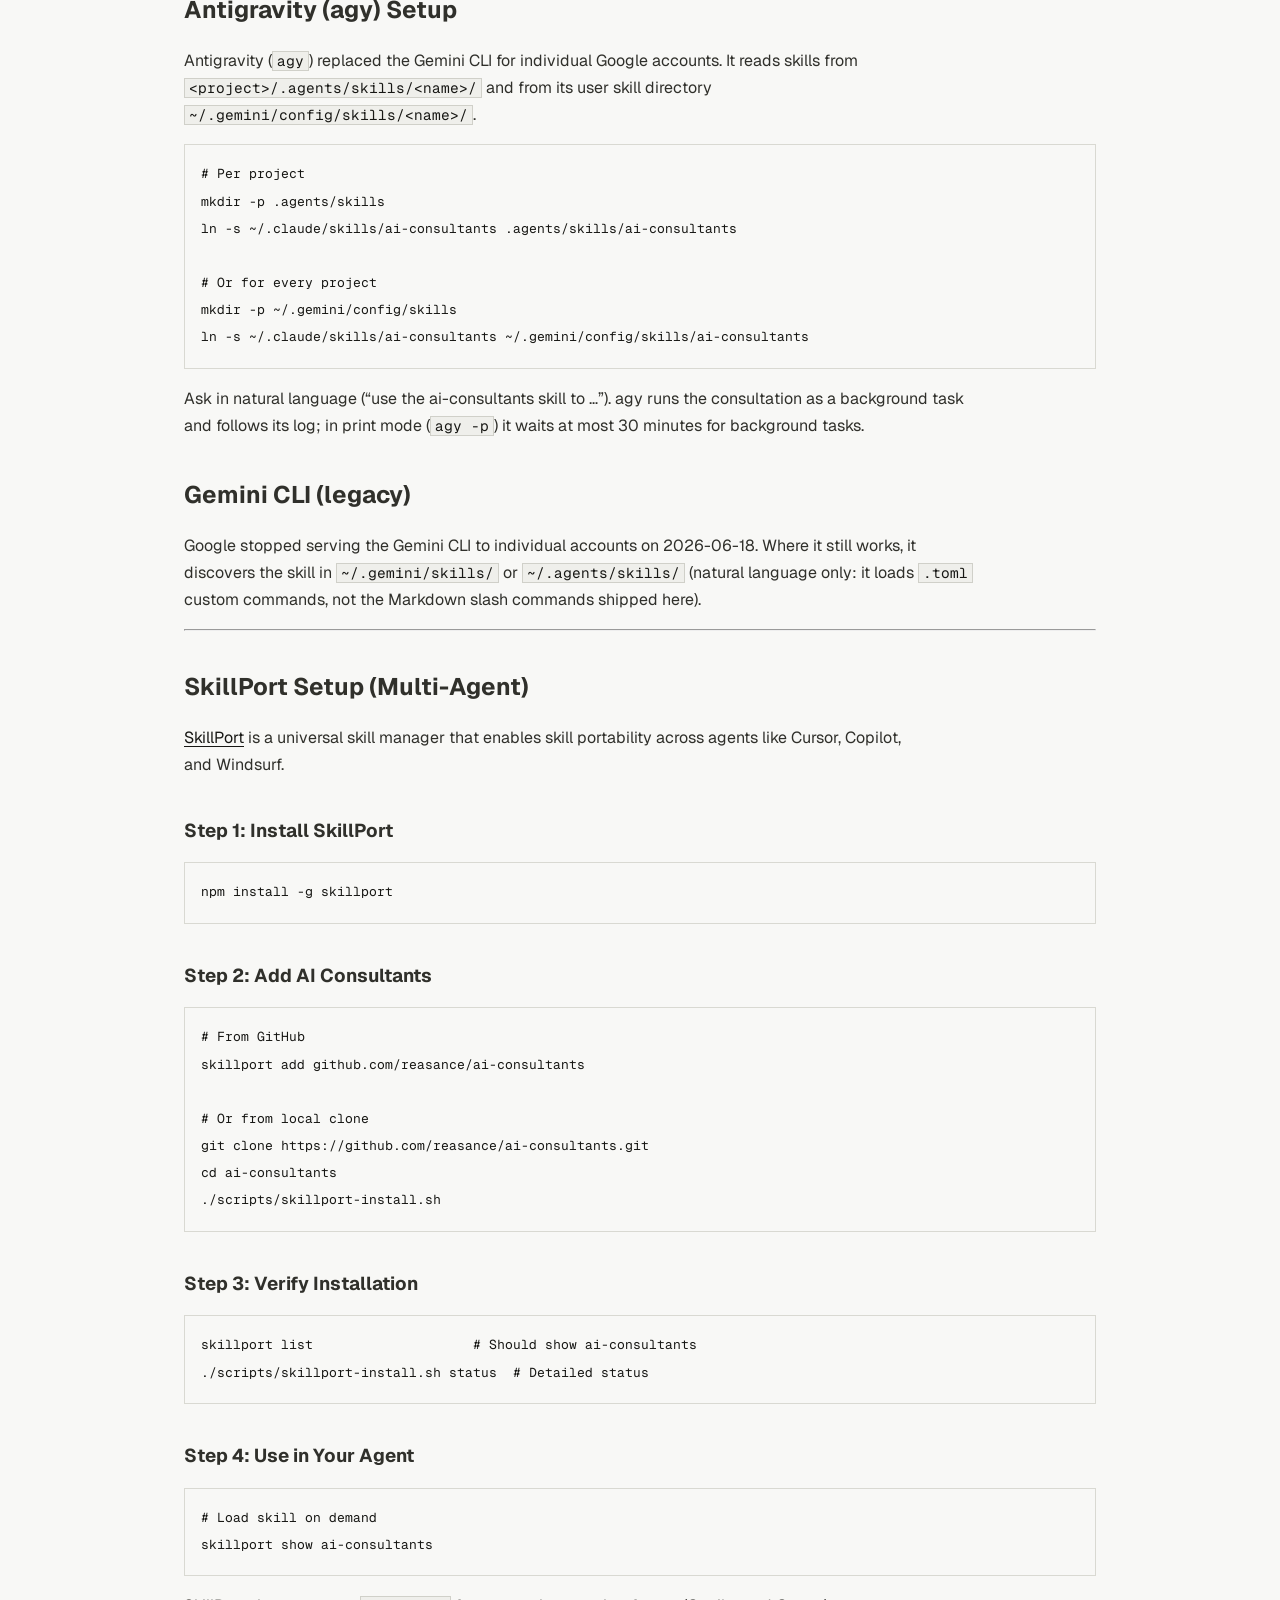
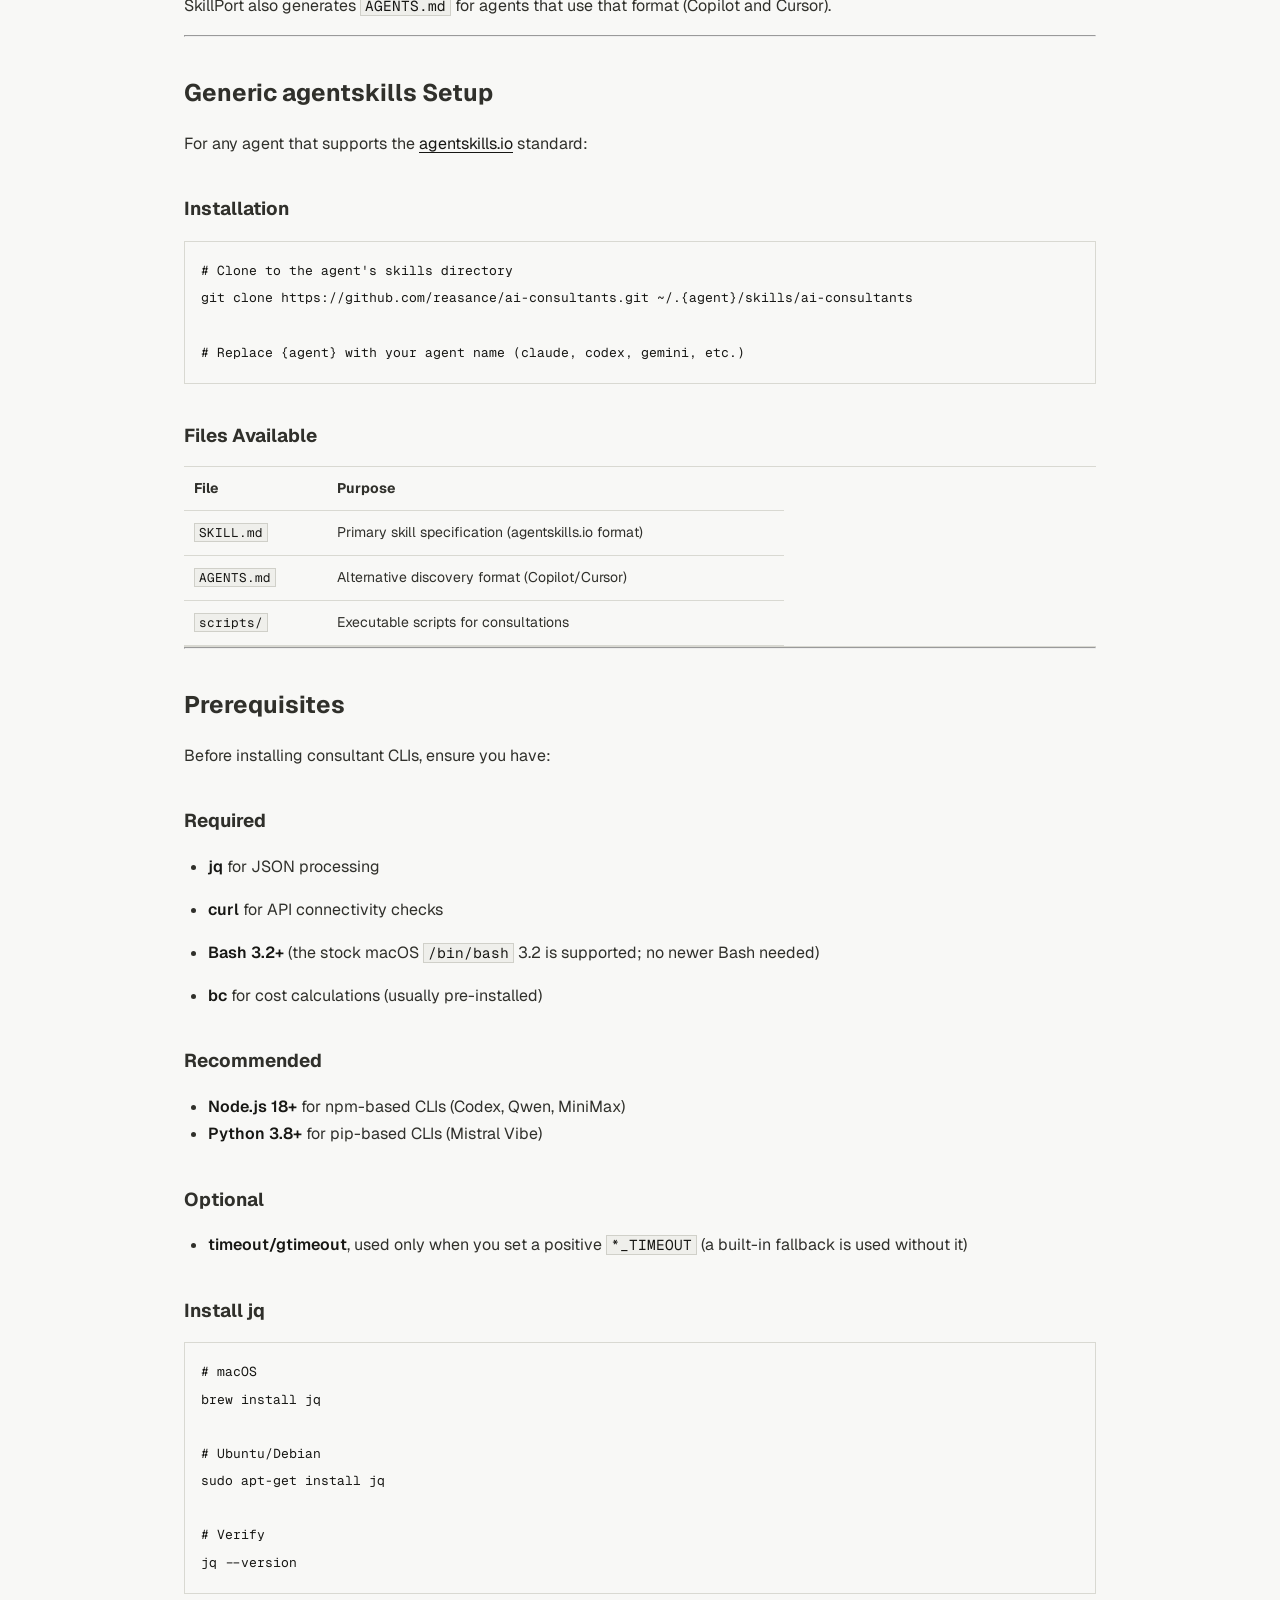
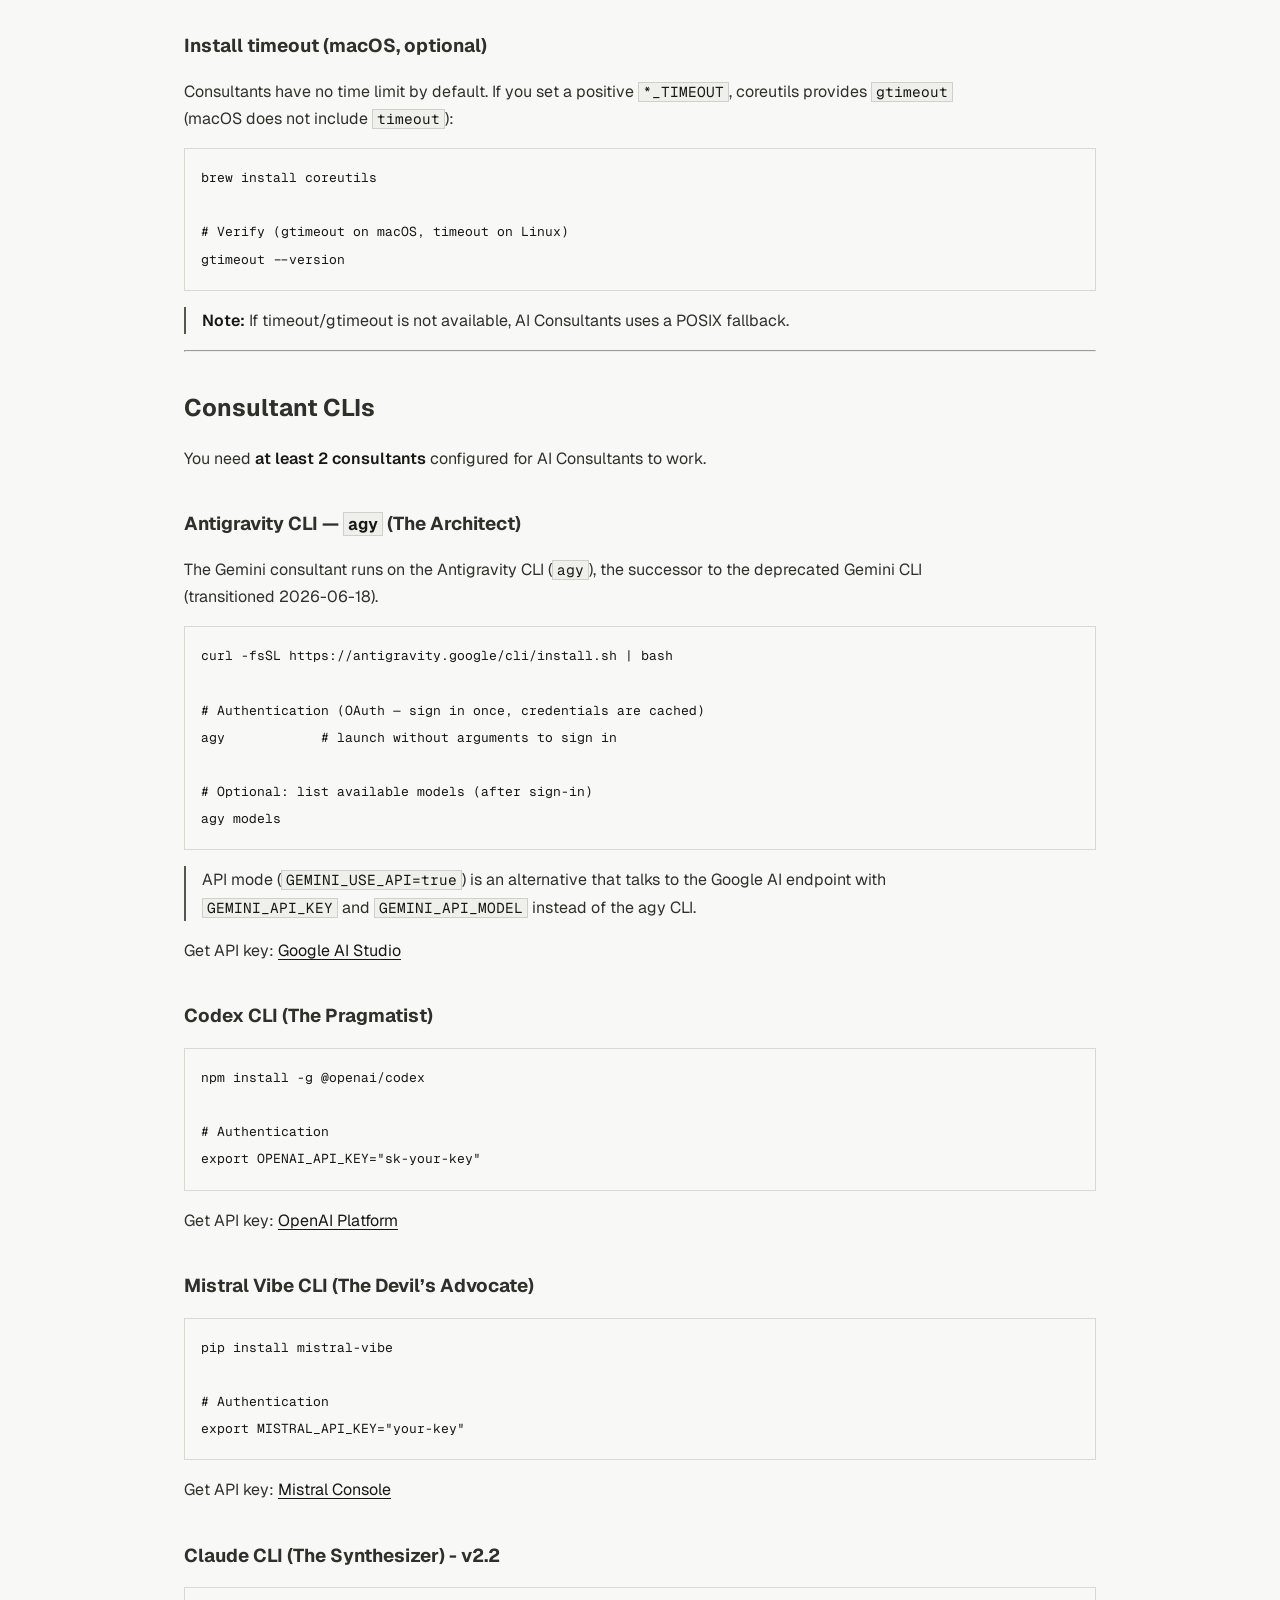
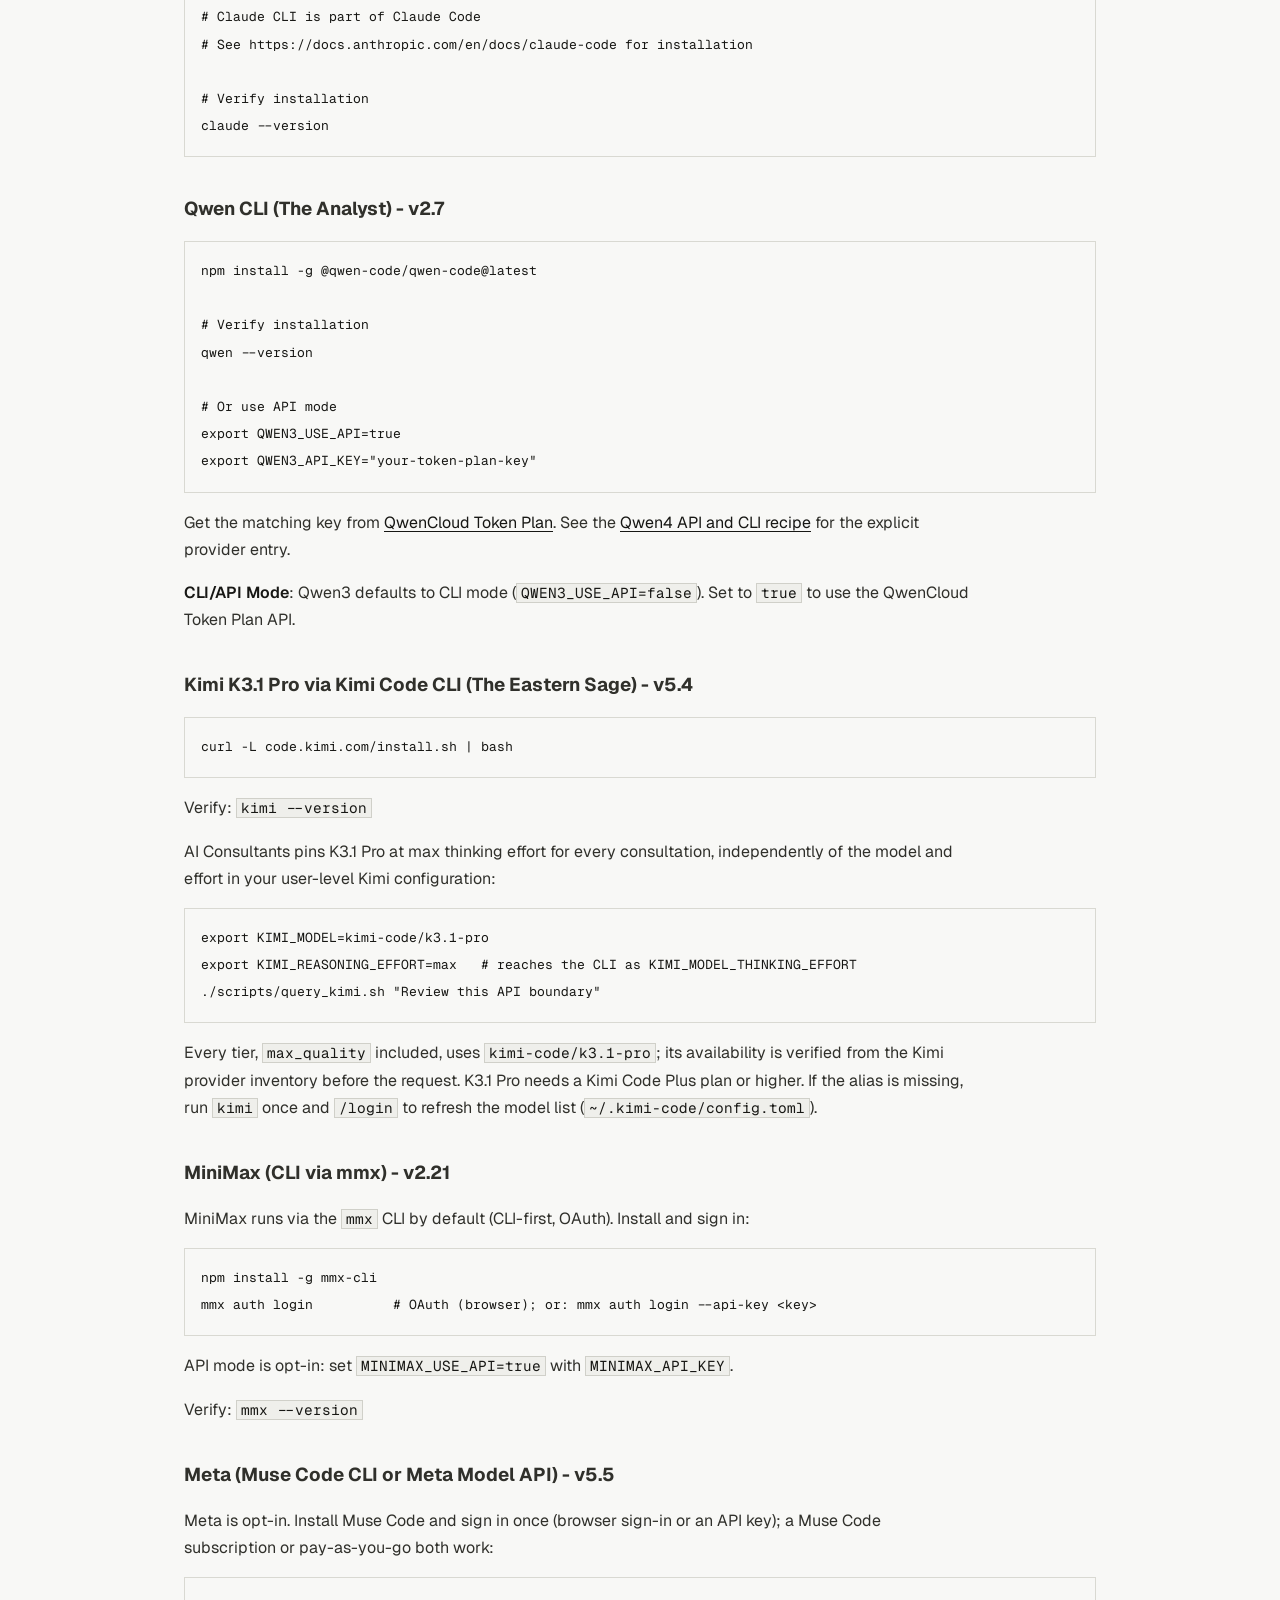
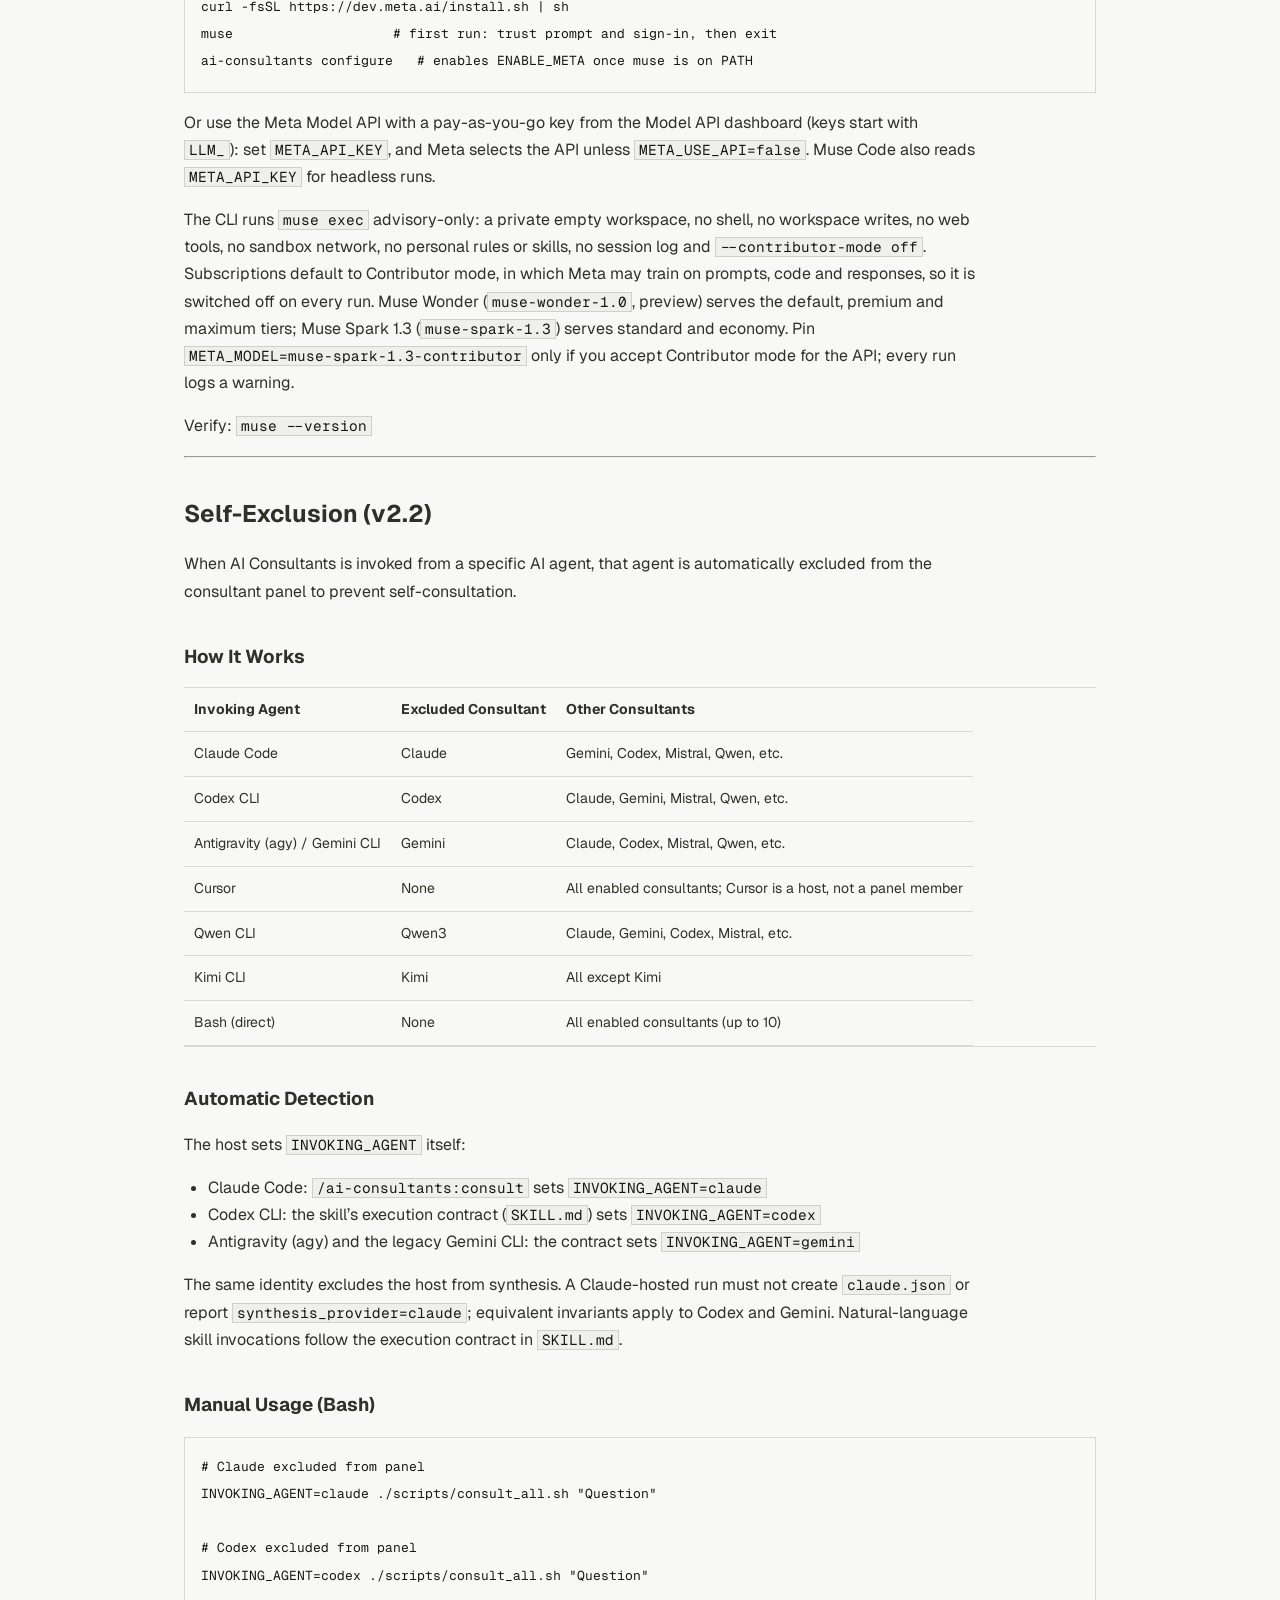
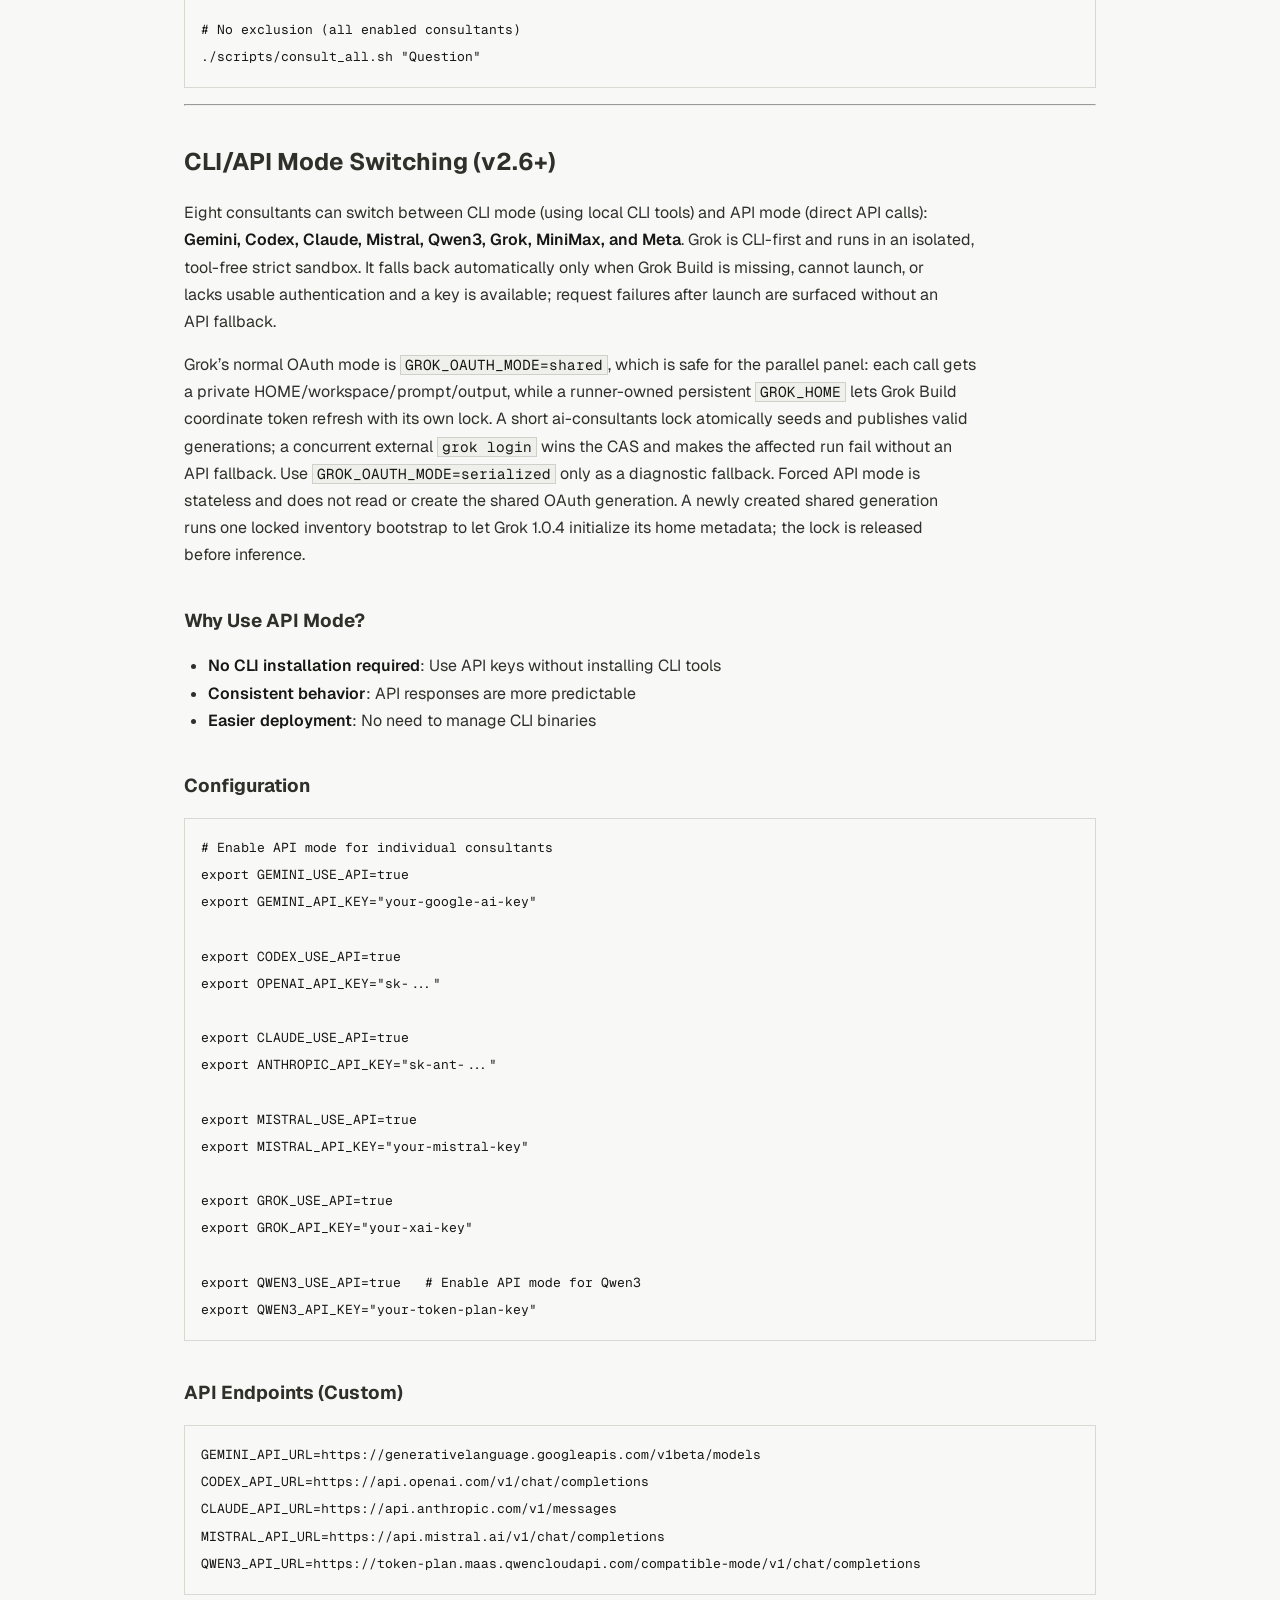
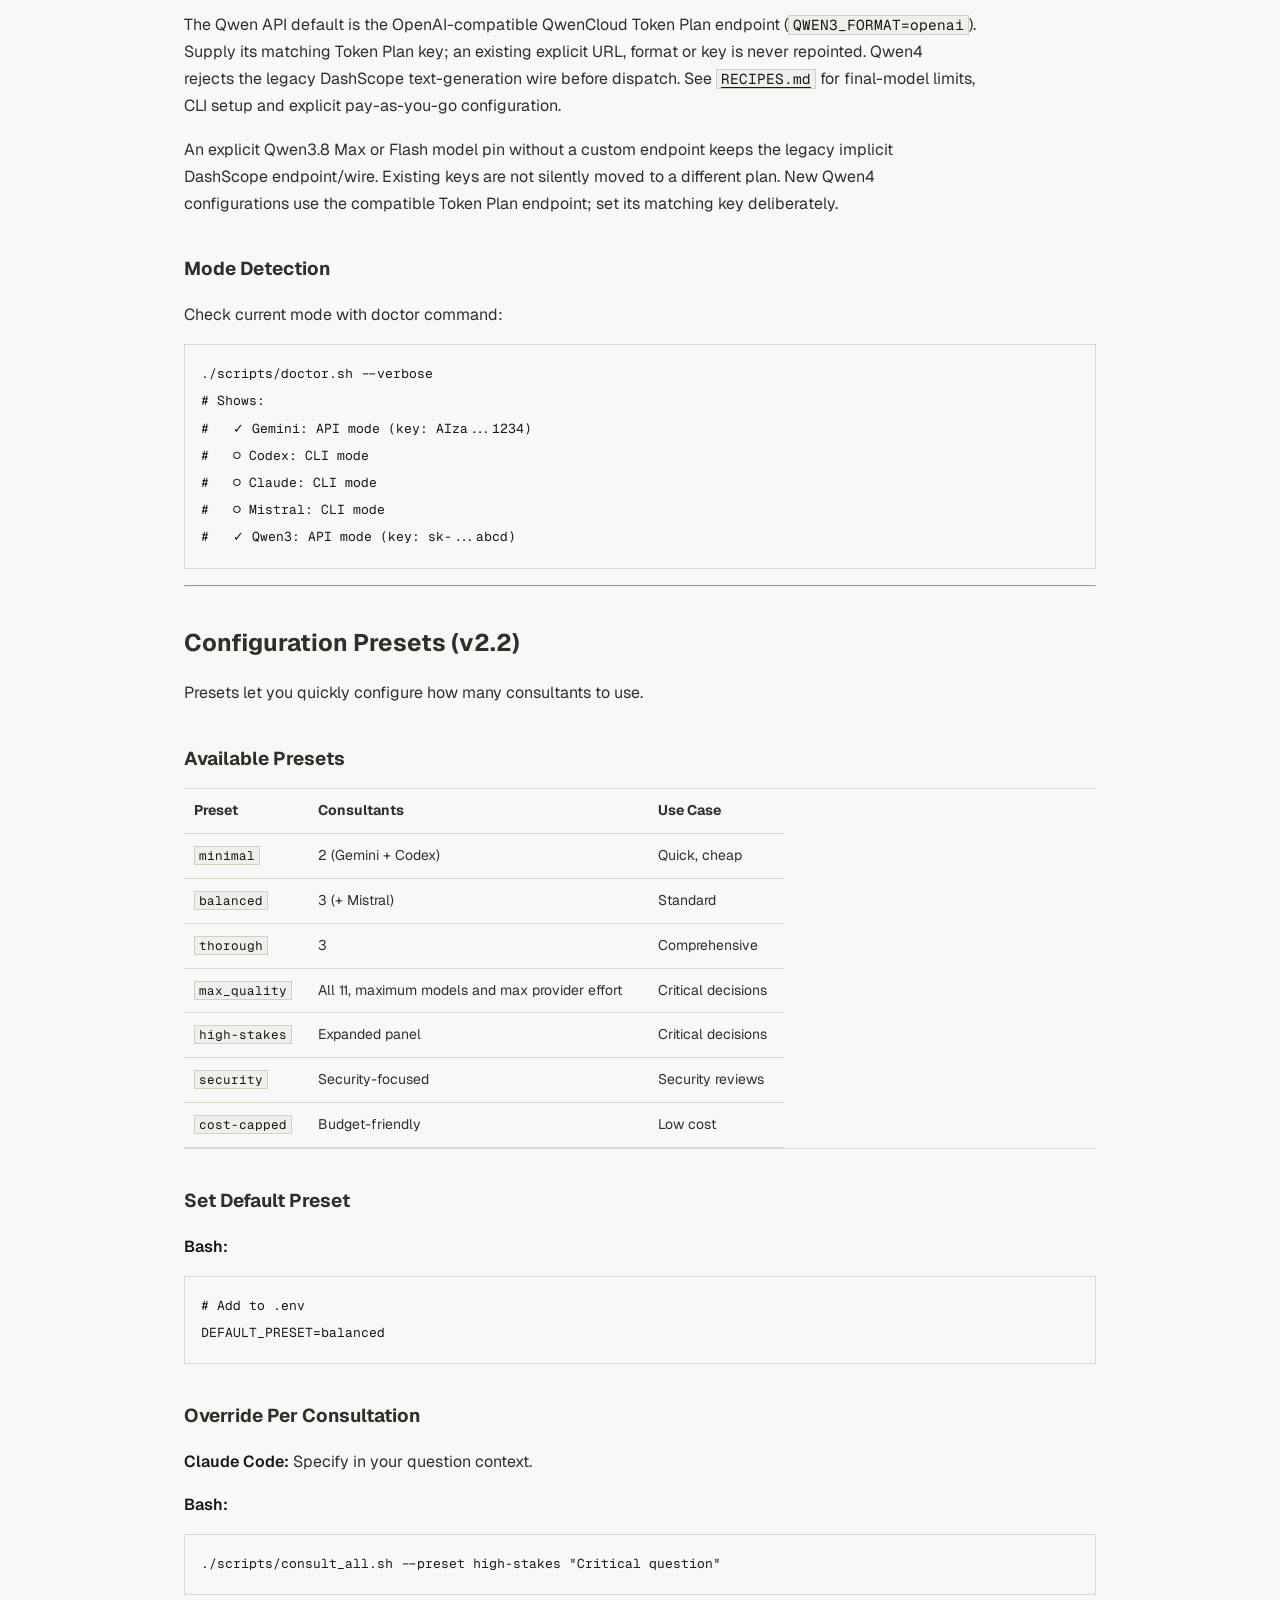
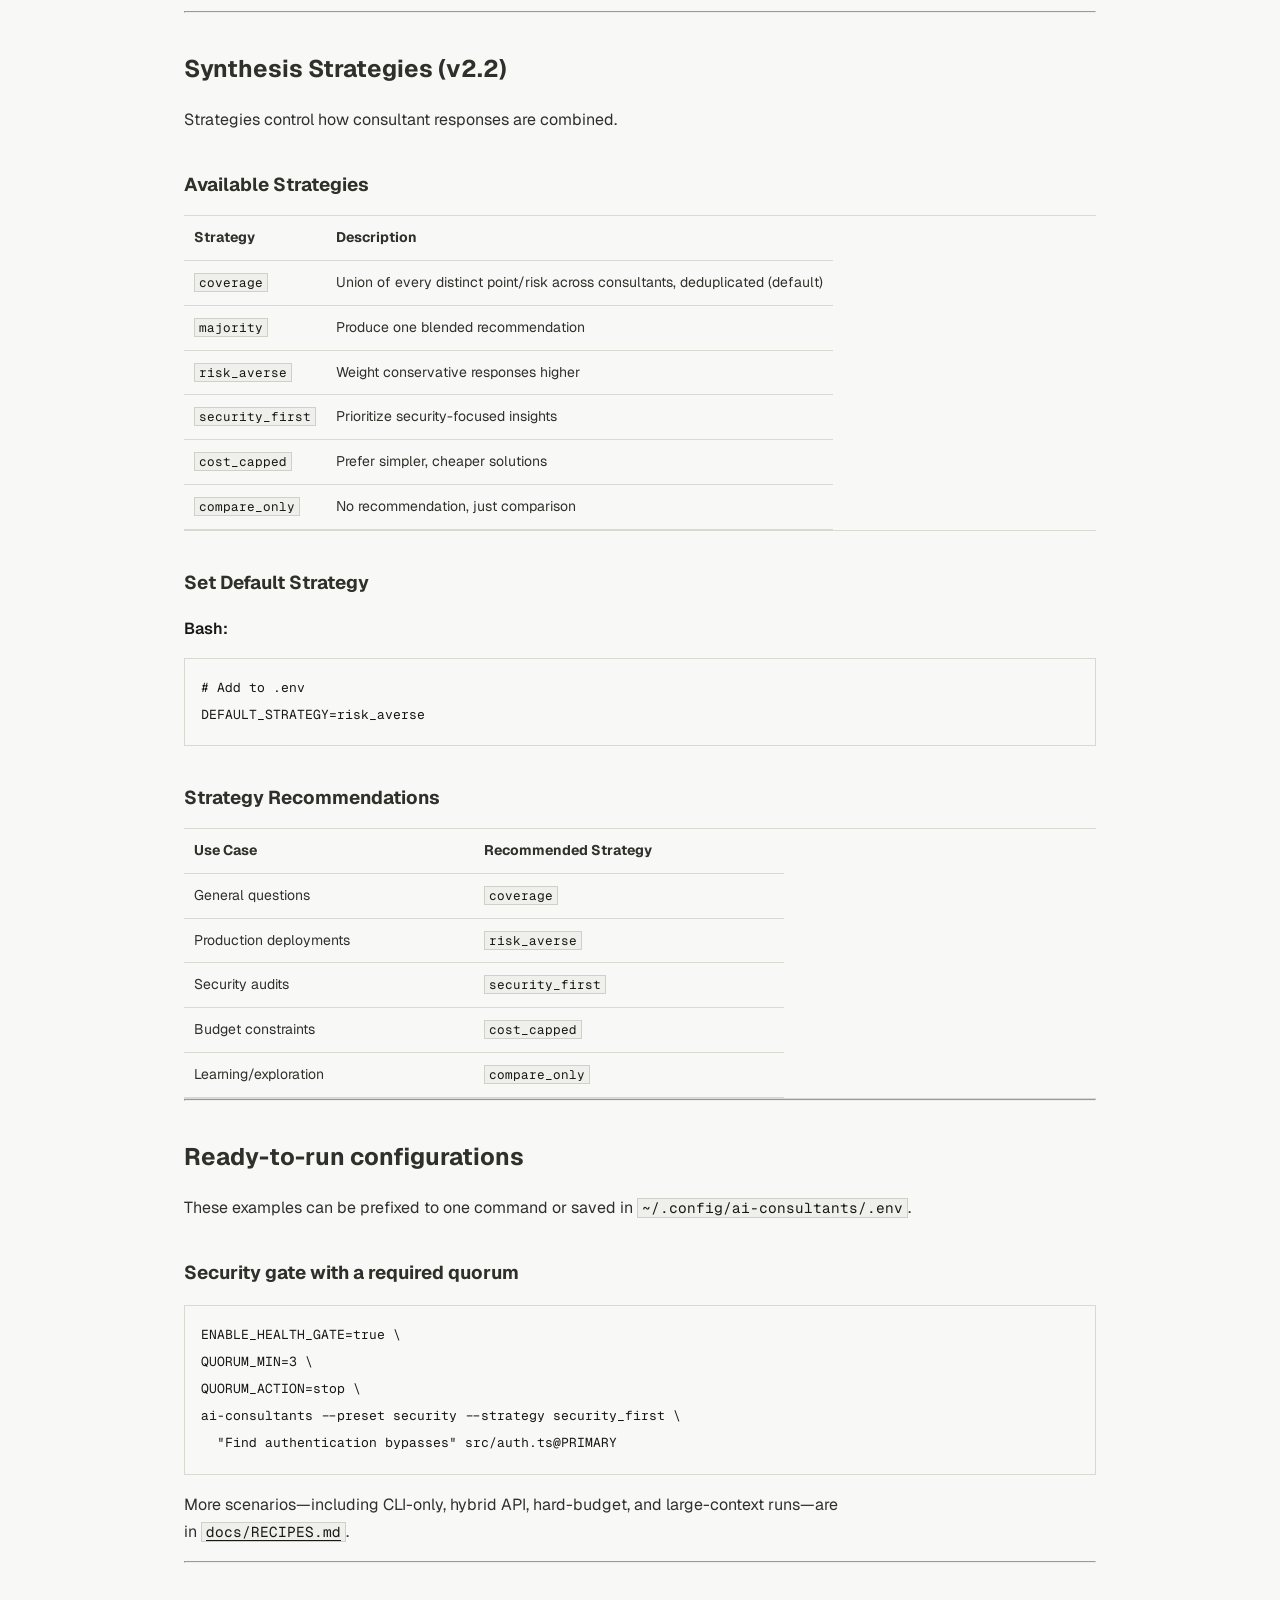
<file: docs/setup.html>
<!DOCTYPE html>
<html lang="en">
<head>
    <meta charset="UTF-8">
    <meta name="viewport" content="width=device-width, initial-scale=1.0">
    <title>Setup — ai-consultants</title>
    <meta name="description" content="Released model documentation for Qwen4 Max, measured with Artificial Analysis v5.0.2.">
    <meta name="theme-color" content="#000000" media="(prefers-color-scheme: dark)">
    <meta name="theme-color" content="#f8f8f6" media="(prefers-color-scheme: light)">

    <!-- SEO -->
    <link rel="canonical" href="https://aiconsultants.sh/docs/setup.html">
    <meta name="robots" content="index, follow">
    <meta name="author" content="Matteo Scurati">
    <meta name="keywords" content="ai-consultants, multiple AI models, second opinion, design review, threat modeling, Claude Code skill, Codex, Gemini, Mistral, npx ai-consultants">

    <!-- Open Graph -->
    <meta property="og:type" content="website">
    <meta property="og:url" content="https://aiconsultants.sh/docs/setup.html">
    <meta property="og:site_name" content="ai-consultants">
    <meta property="og:title" content="Setup — ai-consultants">
    <meta property="og:description" content="Released model integration and documentation.">
    <meta property="og:image" content="https://aiconsultants.sh/og-image.png">
    <meta property="og:image:width" content="1200">
    <meta property="og:image:height" content="630">
    <meta property="og:image:alt" content="A real ai-consultants run: one question, answers from Gemini, Codex and Mistral, and one merged list of risks and edge cases tagged with the models that raised each.">

    <!-- Twitter -->
    <meta name="twitter:card" content="summary_large_image">
    <meta name="twitter:title" content="Setup — ai-consultants">
    <meta name="twitter:description" content="Released model integration and documentation.">
    <meta name="twitter:image" content="https://aiconsultants.sh/og-image.png">
    <meta name="twitter:image:alt" content="A real ai-consultants run: one question, answers from Gemini, Codex and Mistral, and one merged list of risks and edge cases tagged with the models that raised each.">

    <!-- JSON-LD Structured Data (softwareVersion is rewritten at release by sync_site.sh) -->
    

    <script defer src="https://cloud.umami.is/script.js" data-website-id="ed9fc15a-2479-44ad-b6ff-e32001f8ea1d"></script>

    <link rel="preconnect" href="https://fonts.googleapis.com">
    <link rel="preconnect" href="https://fonts.gstatic.com" crossorigin>
    <link href="https://fonts.googleapis.com/css2?family=Geist:wght@400;500;600;700&amp;family=Geist+Mono:wght@400;500;600&amp;display=swap" rel="stylesheet">
    <link rel="icon" href="/favicon.svg" type="image/svg+xml">
    <link rel="icon" href="/favicon-32.png" type="image/png" sizes="32x32">
    <link rel="apple-touch-icon" href="/apple-touch-icon.png">
    <script>
        // Motion is opt-in: only without reduced motion, and dropped if the page script never runs
        if (!(window.matchMedia && window.matchMedia('(prefers-reduced-motion: reduce)').matches)) {
            document.documentElement.classList.add('motion');
            setTimeout(function () { if (!window.__aicMotion) document.documentElement.classList.remove('motion'); }, 3000);
        }
    </script>
    <style>
        *, *::before, *::after { margin: 0; padding: 0; box-sizing: border-box; }

        :root {
            --font-body: 'Geist', system-ui, -apple-system, sans-serif;
            --font-mono: 'Geist Mono', ui-monospace, SFMono-Regular, Menlo, monospace;
            --gutter: 24px;
            /* Motion: --ease for UI states, --e/--e2/--io for the load and story choreography */
            --ease: cubic-bezier(0.22, 1, 0.36, 1);
            --e: cubic-bezier(0.16, 1, 0.3, 1);
            --e2: cubic-bezier(0.33, 1, 0.68, 1);
            --io: cubic-bezier(0.65, 0, 0.35, 1);
        }

        html { scroll-behavior: smooth; scroll-padding-top: 96px; -webkit-text-size-adjust: 100%; }

        body {
            font-family: var(--font-body);
            font-size: 16px;
            line-height: 24px;
            background: var(--bg);
            color: var(--text-body);
            -webkit-font-smoothing: antialiased;
            overflow-wrap: break-word;
        }

        h1, h2, h3 { text-wrap: balance; }
        p, li, dd { text-wrap: pretty; }

        a { color: var(--text); text-underline-offset: 3px; transition: color 0.3s var(--ease), border-color 0.3s var(--ease); }
        strong { color: var(--text); font-weight: 600; }

        code {
            font-family: var(--font-mono);
            font-size: 0.875em;
            color: var(--text);
            background: var(--bg-elevated);
            border: 1px solid var(--border-light);
            padding: 0 4px;
            overflow-wrap: anywhere;
        }

        :focus-visible { outline: 2px solid var(--text); outline-offset: 4px; }

        .sr-only {
            position: absolute; width: 1px; height: 1px; padding: 0; margin: -1px;
            overflow: hidden; clip: rect(0, 0, 0, 0); white-space: nowrap; border: 0;
        }

        .skip-link {
            position: absolute; left: 16px; top: -48px; z-index: 300;
            background: var(--text); color: var(--bg);
            font-family: var(--font-mono); font-size: 14px; line-height: 20px;
            padding: 8px 12px; text-decoration: none;
        }
        .skip-link:focus { top: 12px; }

        .container { max-width: 1200px; margin: 0 auto; padding: 0 var(--gutter); }
        .prose { max-width: 680px; }

        /* ——— NAV: floats off the top edge, sized to its content ——— */
        .site-nav {
            position: sticky; top: 12px; z-index: 100;
            margin-top: 12px;
            padding: 0 var(--gutter);
        }

        .nav-inner {
            position: relative; isolation: isolate;
            display: flex; align-items: center; justify-content: space-between; gap: 48px;
            width: fit-content; max-width: 100%;
            height: 56px; margin: 0 auto; padding: 0 16px 0 24px;
        }
        /* The blurred surface lives on a pseudo element, so the fixed mobile panel is not trapped by backdrop-filter */
        .nav-inner::before {
            content: ""; position: absolute; inset: 0; z-index: -1;
            background: var(--bg);
            border: 1px solid var(--border-light);
        }

        .wordmark {
            font-family: var(--font-mono);
            font-size: 14px; line-height: 20px; font-weight: 600;
            color: var(--text); text-decoration: none;
            letter-spacing: -0.02em;
        }

        .nav-links { display: flex; align-items: center; gap: 24px; list-style: none; }

        .nav-links a {
            font-family: var(--font-mono);
            font-size: 14px; line-height: 20px;
            color: var(--text-secondary);
            text-decoration: none;
            display: inline-flex; align-items: center; gap: 8px;
        }
        .nav-links a:hover { color: var(--text); }
        .nav-links a.current { color: var(--text); }
        .nav-links img { height: 20px; width: auto; display: block; }

        .menu-btn {
            display: none;
            align-items: center; gap: 12px;
            background: none; border: 1px solid var(--border-light);
            color: var(--text); cursor: pointer;
            font-family: var(--font-mono); font-size: 14px; line-height: 20px; font-weight: 600;
            padding: 4px 12px;
            transition: border-color 0.3s var(--ease), transform 0.3s var(--ease);
        }
        .menu-btn:hover { border-color: var(--text-muted); }
        .menu-btn:active { transform: scale(0.98); }
        .menu-btn .bars { position: relative; display: block; width: 16px; height: 12px; }
        .menu-btn .bars span {
            position: absolute; left: 0; right: 0; height: 2px; background: var(--text);
            transition: transform 0.5s var(--ease), opacity 0.3s var(--ease);
        }
        .menu-btn .bars span:nth-child(1) { top: 0; }
        .menu-btn .bars span:nth-child(2) { top: 5px; }
        .menu-btn .bars span:nth-child(3) { top: 10px; }
        .menu-btn[aria-expanded="true"] .bars span:nth-child(1) { transform: translateY(5px) rotate(45deg); }
        .menu-btn[aria-expanded="true"] .bars span:nth-child(2) { opacity: 0; }
        .menu-btn[aria-expanded="true"] .bars span:nth-child(3) { transform: translateY(-5px) rotate(-45deg); }

        /* ——— SHARED ——— */
        .section-label {
            font-family: var(--font-mono);
            font-size: 14px; line-height: 20px; font-weight: 500;
            color: var(--text-muted);
            margin-bottom: 16px;
        }

        section { padding: 80px 0 96px; border-bottom: 1px solid var(--border); }

        section h2 {
            font-size: 36px; line-height: 40px;
            font-weight: 600; letter-spacing: -0.025em;
            color: var(--text);
            margin-bottom: 24px;
            max-width: 680px;
        }

        .lead { font-size: 18px; line-height: 28px; color: var(--text-body); max-width: 680px; margin-bottom: 40px; }

        /* Command block: real text, wraps instead of scrolling, own copy button */
        .cmd {
            display: flex; align-items: flex-start; gap: 12px;
            background: var(--bg-elevated);
            border: 1px solid var(--border-light);
            padding: 12px 12px 12px 16px;
            font-family: var(--font-mono); font-size: 14px; line-height: 20px;
            color: var(--text);
        }
        .cmd-line { flex: 1; min-width: 0; white-space: pre-wrap; overflow-wrap: anywhere; }
        .cmd code.cmd-line { background: none; border: 0; padding: 0; font-size: inherit; color: inherit; }
        .prompt { color: var(--text-muted); user-select: none; -webkit-user-select: none; }

        .copy {
            flex: none;
            font-family: var(--font-mono); font-size: 12px; line-height: 16px; font-weight: 600;
            color: var(--text); background: transparent;
            border: 1px solid var(--border-strong);
            padding: 2px 8px; cursor: pointer;
            transition: border-color 0.3s var(--ease), background-color 0.3s var(--ease), transform 0.3s var(--ease);
        }
        .copy:hover { border-color: var(--text-muted); background: var(--bg-card); }
        .copy:active { transform: scale(0.98); }

        /* ——— HERO ——— */
        .hero { padding: 64px 0 96px; border-bottom: 1px solid var(--border); }

        .hero-grid { display: grid; grid-template-columns: minmax(0, 1fr); gap: 48px; }

        .eyebrow {
            font-family: var(--font-mono);
            font-size: 14px; line-height: 20px; color: var(--text-secondary);
            margin-bottom: 16px; max-width: 46ch;
        }

        .hero h1 {
            font-size: 36px; line-height: 40px;
            font-weight: 600; letter-spacing: -0.03em;
            color: var(--text);
            max-width: 680px;
            margin-bottom: 24px;
        }

        .subhead { font-size: 18px; line-height: 28px; color: var(--text-body); margin-bottom: 32px; max-width: 60ch; }

        .cta-label {
            font-family: var(--font-mono);
            font-size: 14px; line-height: 20px; font-weight: 500;
            color: var(--text); margin-bottom: 12px;
        }

        .cmd-hero {
            background: var(--bg);
            border-color: var(--border-bright);
            color: var(--text);
        }
        .cmd-hero .copy {
            font-size: 14px; line-height: 20px;
            padding: 8px 12px; margin: -4px -4px -4px 0;
            background: var(--text); color: var(--bg);
            border-color: var(--text);
        }
        .cmd-hero .copy:hover { background: var(--text-body); border-color: var(--text-body); }

        .card-video { display: block; width: 100%; height: auto; background: var(--bg); border-bottom: 1px solid var(--border); }
        .cmd-hero + .cmd-hero { margin-top: 8px; }
        .cmd-hint { display: block; color: var(--text-muted); font-size: 12px; line-height: 16px; margin-top: 4px; user-select: none; -webkit-user-select: none; }
        .r-gloss { color: var(--text-secondary); font-size: 12px; line-height: 16px; font-weight: 400; }

        .cta-notes { margin-top: 16px; display: grid; gap: 8px; max-width: 60ch; }
        .cta-notes p { font-size: 14px; line-height: 20px; color: var(--text-secondary); }

        .quiet-link {
            display: inline-block; margin-top: 24px;
            font-family: var(--font-mono); font-size: 14px; line-height: 20px;
            color: var(--text-secondary); text-decoration: none;
            border-bottom: 1px solid var(--border-strong);
            padding-bottom: 2px;
        }
        .quiet-link:hover { color: var(--text); border-color: var(--text-muted); }

        /* Example card: selectable monospace text in a terminal frame */
        .card {
            background: var(--bg-elevated);
            border: 1px solid var(--border-light);
            min-width: 0;
        }

        .card-bar {
            display: flex; align-items: center; gap: 8px;
            height: 32px; padding: 0 16px;
            border-bottom: 1px solid var(--border);
        }
        .card-bar i { width: 8px; height: 8px; border-radius: 9999px; background: var(--border-strong); display: block; }

        .card-body { padding: 24px; font-family: var(--font-mono); font-size: 14px; line-height: 20px; }

        .card-label {
            font-size: 12px; line-height: 16px; font-weight: 500;
            color: var(--text-muted);
            margin-bottom: 8px;
        }

        .r-outcome { color: var(--text-body); }
        .r-outcome b { color: var(--text); font-weight: 500; }
        .r-head { color: var(--text); font-weight: 500; margin: 16px 0 8px; }

        /* The story keeps the list at its resting height, so the page never shifts */
        .r-clip { overflow: hidden; }
        .r-list { list-style: none; display: grid; gap: 12px; }
        .r-list li { display: grid; grid-template-columns: 16px minmax(0, 1fr); }
        .r-list li::before { content: "-"; color: var(--text-muted); }
        .kind { color: var(--text-muted); }
        .point { color: var(--text-body); }
        .by { color: var(--text-muted); white-space: nowrap; }
        .by b { color: var(--text); font-weight: 500; }
        .solo { color: var(--accent); display: inline-block; }

        .legend { margin-top: 16px; color: var(--text-secondary); font-size: 12px; line-height: 16px; }

        .show-all {
            margin-top: 16px;
            font-family: var(--font-mono); font-size: 12px; line-height: 16px; font-weight: 600;
            color: var(--text); background: none;
            border: 1px solid var(--border-strong);
            padding: 4px 8px; cursor: pointer;
            transition: border-color 0.3s var(--ease), transform 0.3s var(--ease);
        }
        .show-all:hover { border-color: var(--text-muted); }
        .show-all:active { transform: scale(0.98); }

        .card figcaption {
            border-top: 1px solid var(--border);
            padding: 12px 24px;
            font-size: 14px; line-height: 20px; color: var(--text-muted);
        }

        /* ——— HOW IT WORKS ——— */
        .pipeline {
            display: flex; flex-wrap: wrap; gap: 8px; align-items: center;
            margin-bottom: 40px;
            font-family: var(--font-mono); font-size: 14px; line-height: 20px;
            list-style: none;
        }
        .pipeline-step {
            padding: 8px 16px; border: 1px solid var(--border-light); color: var(--text-secondary);
            transition: border-color 0.3s var(--ease), color 0.3s var(--ease), background-color 0.3s var(--ease);
        }
        .pipeline-step.lit { border-color: var(--text-muted); color: var(--text); background: var(--bg-elevated); }
        .pipeline-arrow { color: var(--text-muted); }

        .diagram { display: none; margin: 0 0 64px; }
        .diagram svg { width: 100%; height: auto; display: block; overflow: visible; }
        .diagram .box { fill: var(--bg-elevated); stroke: var(--border-strong); transition: stroke 0.3s var(--ease); }
        .diagram .lit .box { stroke: var(--text); }
        .diagram .line { fill: none; stroke: var(--border-strong); stroke-width: 1.5; }
        .diagram .track { stroke: var(--border-light); stroke-width: 4; }
        .diagram .fill { stroke: var(--text-muted); stroke-width: 4; }
        .diagram .skip { fill: none; stroke: var(--border-strong); stroke-dasharray: 6 4; }
        .diagram text { font-family: var(--font-mono); font-size: 14px; fill: var(--text-body); transition: fill 0.3s var(--ease); }
        .diagram text.strong, .diagram .lit text { fill: var(--text); }
        .diagram text.dim { fill: var(--text-muted); }
        .diagram .pulse { fill: var(--text); opacity: 0; }
        .diagram .halo { fill: var(--text); opacity: 0; }

        .steps { list-style: none; display: grid; gap: 32px; }
        .step { display: grid; grid-template-columns: 48px minmax(0, 1fr); gap: 16px; }
        .step-num { font-family: var(--font-mono); font-size: 14px; line-height: 20px; color: var(--text-muted); padding-top: 4px; font-variant-numeric: tabular-nums; }
        .step:target .step-num { color: var(--text); }
        .step h3 { font-size: 20px; line-height: 28px; font-weight: 600; color: var(--text); margin-bottom: 8px; }
        .step p { font-size: 16px; line-height: 24px; color: var(--text-body); max-width: 65ch; }

        .footnote {
            margin-top: 40px; max-width: 768px;
            font-size: 14px; line-height: 20px; color: var(--text-secondary);
            border-top: 1px solid var(--border); padding-top: 16px;
        }

        /* ——— WHEN ——— */
        .when-grid { display: grid; grid-template-columns: minmax(0, 1fr); gap: 40px; margin-bottom: 40px; }

        .col-title {
            font-family: var(--font-mono);
            font-size: 14px; line-height: 20px; font-weight: 500;
            color: var(--text);
            padding-bottom: 8px; margin-bottom: 24px;
            border-bottom: 1px solid var(--border-light);
        }

        .use-list, .skip-list { list-style: none; display: grid; gap: 24px; }
        .use-list li, .skip-list li { position: relative; padding-left: 24px; font-size: 16px; line-height: 24px; }
        .use-list li::before, .skip-list li::before {
            position: absolute; left: 0; top: 0;
            font-family: var(--font-mono); color: var(--text-secondary);
        }
        .use-list li::before { content: "\2713"; }
        .skip-list li::before { content: "\2715"; }
        .skip-list { gap: 16px; }

        .situation { display: block; color: var(--text); font-weight: 600; margin-bottom: 8px; }
        .q {
            display: inline-block;
            font-family: var(--font-mono); font-size: 12px; line-height: 16px;
            color: var(--text-body);
            background: var(--bg-elevated);
            padding: 8px 12px;
            overflow-wrap: anywhere;
        }
        .q-extra { display: block; margin-top: 8px; color: var(--text-body); }

        .measured { background: var(--bg-elevated); padding: 24px; }
        .measured h3 { font-size: 16px; line-height: 24px; font-weight: 600; color: var(--text); margin-bottom: 8px; }
        .measured p { font-size: 16px; line-height: 24px; color: var(--text-body); max-width: 65ch; }

        /* ——— WORKS WITH ——— */
        .chip-row { display: grid; grid-template-columns: minmax(0, 1fr); gap: 12px; margin-bottom: 32px; }
        .row-label {
            font-family: var(--font-mono);
            font-size: 14px; line-height: 20px; font-weight: 500;
            color: var(--text-muted);
            padding-top: 4px;
        }
        .chips { list-style: none; display: flex; flex-wrap: wrap; gap: 8px; }
        .chips li {
            font-family: var(--font-mono); font-size: 14px; line-height: 20px;
            color: var(--text);
            border: 1px solid var(--border-light);
            padding: 4px 12px;
            transition: border-color 0.3s var(--ease), background-color 0.3s var(--ease);
        }
        .chips li.lit { border-color: var(--text-muted); background: var(--bg-elevated); }
        .works-note { max-width: 680px; font-size: 16px; line-height: 24px; color: var(--text-body); margin-top: 8px; }
        .small-print { margin-top: 24px; font-size: 14px; line-height: 20px; color: var(--text-muted); }

        /* ——— BEFORE YOU RUN ——— */
        .facts { display: grid; gap: 0; border-top: 1px solid var(--border-light); max-width: 900px; }
        .fact { display: grid; grid-template-columns: minmax(0, 1fr); gap: 8px; padding: 24px 0; border-bottom: 1px solid var(--border-light); }
        .fact dt {
            font-family: var(--font-mono);
            font-size: 14px; line-height: 20px; font-weight: 500;
            color: var(--text);
            padding-top: 2px;
        }
        .fact dd { font-size: 16px; line-height: 24px; color: var(--text-body); max-width: 70ch; }

        /* ——— GET STARTED ——— */
        .prereq { background: var(--bg-elevated); padding: 24px; margin-bottom: 32px; max-width: 820px; }
        .box-label {
            font-family: var(--font-mono);
            font-size: 14px; line-height: 20px; font-weight: 500;
            color: var(--text); margin-bottom: 12px;
        }
        .prereq > ul { list-style: none; display: grid; gap: 16px; }
        .prereq > ul > li { font-size: 16px; line-height: 24px; color: var(--text-body); padding-left: 16px; position: relative; }
        .prereq > ul > li::before { content: "-"; position: absolute; left: 0; color: var(--text-muted); }
        .cli-list { display: grid; gap: 12px; margin-top: 12px; }
        .cli-list > div { display: grid; grid-template-columns: minmax(0, 1fr); gap: 4px; }
        .cli-list dt { font-family: var(--font-mono); font-size: 14px; line-height: 20px; color: var(--text); }
        .cli-list dd { font-size: 14px; line-height: 20px; color: var(--text-secondary); }
        .cli-list .cmd { background: var(--bg); padding: 8px 8px 8px 12px; margin-bottom: 4px; }

        .tabs { max-width: 820px; }
        .tablist { display: flex; gap: 0; border-bottom: 1px solid var(--border-light); margin-bottom: 24px; flex-wrap: wrap; }
        .tab {
            font-family: var(--font-mono); font-size: 14px; line-height: 20px;
            color: var(--text-secondary); background: none;
            border: 0; border-bottom: 2px solid transparent;
            padding: 12px 16px; margin-bottom: -1px;
            cursor: pointer;
            transition: color 0.3s var(--ease), border-color 0.3s var(--ease);
        }
        .tab[aria-selected="true"] { color: var(--text); border-bottom-color: var(--text); }
        .tab:hover { color: var(--text); }
        .no-js .tablist { display: none; }
        .panel-title { display: none; }
        .no-js .panel-title { display: block; font-family: var(--font-mono); font-size: 14px; line-height: 20px; color: var(--text); margin: 24px 0 12px; }

        .setup-steps { list-style: none; display: grid; gap: 24px; }
        .setup-steps li { display: grid; grid-template-columns: 32px minmax(0, 1fr); gap: 8px; }
        .setup-n { font-family: var(--font-mono); font-size: 14px; line-height: 20px; color: var(--text-muted); padding-top: 12px; font-variant-numeric: tabular-nums; }
        .setup-steps p, .panel-text { font-size: 14px; line-height: 20px; color: var(--text-secondary); margin-top: 8px; }
        .cmd-stack { display: grid; gap: 12px; }
        .panel-text.then { margin: 8px 0 0; color: var(--text-body); }

        .warn {
            max-width: 820px; margin-top: 32px;
            background: var(--bg-elevated);
            padding: 16px 24px;
            font-size: 16px; line-height: 24px; color: var(--text-body);
        }

        .more-link {
            display: inline-block; margin-top: 24px;
            font-size: 16px; line-height: 24px; color: var(--text); text-decoration: none;
            border-bottom: 1px solid var(--border-strong);
        }
        .more-link:hover { border-color: var(--text); }

        /* ——— FAQ: question and answer side by side, always open ——— */
        .faq { max-width: 1040px; border-top: 1px solid var(--border-light); }
        .faq-item { display: grid; grid-template-columns: minmax(0, 1fr); gap: 8px; padding: 24px 0; border-bottom: 1px solid var(--border-light); }
        .faq dt { font-size: 18px; line-height: 28px; font-weight: 600; color: var(--text); }
        .faq dd { font-size: 16px; line-height: 24px; color: var(--text-body); max-width: 65ch; }
        .faq-more { margin-top: 32px; }

        /* ——— FOOTER ——— */
        footer { padding: 48px 0 64px; }
        .footer-main { display: flex; flex-wrap: wrap; justify-content: space-between; align-items: flex-start; gap: 24px; margin-bottom: 24px; }
        .footer-links { display: flex; flex-wrap: wrap; gap: 8px 24px; list-style: none; max-width: 680px; }
        .footer-links a {
            font-family: var(--font-mono); font-size: 14px; line-height: 20px;
            color: var(--text-secondary); text-decoration: none;
        }
        .footer-links a:hover { color: var(--text); }
        .shields { display: flex; flex-wrap: wrap; gap: 8px; align-items: center; }
        .shields a { display: inline-flex; }
        .shields img { height: 20px; width: auto; display: block; }
        .footer-fine { font-size: 12px; line-height: 16px; color: var(--text-muted); max-width: 820px; }
        .footer-fine a { color: var(--text-secondary); }

        /* ——— TOAST ——— */
        .toast {
            position: fixed; bottom: 24px; left: 50%;
            transform: translateX(-50%) translateY(16px);
            width: max-content; max-width: calc(100vw - 32px);
            font-family: var(--font-mono); font-size: 14px; line-height: 20px;
            color: var(--text); background: var(--bg-card);
            border: 1px solid var(--border-strong);
            padding: 8px 16px;
            opacity: 0; pointer-events: none;
            transition: opacity 0.3s var(--ease), transform 0.5s var(--ease);
            z-index: 200;
        }
        .toast.show { opacity: 1; transform: translateX(-50%) translateY(0); }

        /* ——— MOTION ———
           Only active when JS added html.motion (never under reduced motion), so without JS
           every element sits in its final state. */

        /* Page load: the hero copy and the example card rise and resolve from blur */
        .motion .k-up, .motion .k-left, .motion .k-pop, .motion .k-card, .motion .k-fade {
            transition: transform 1.05s var(--e) var(--d, 0s), opacity 0.75s var(--e2) var(--d, 0s), filter 0.75s var(--e2) var(--d, 0s);
        }
        .motion .k-card { transition-duration: 0.9s, 0.6s, 0.6s; }
        .motion .hero:not(.in) .k-up { opacity: 0; transform: translateY(10px); filter: blur(4px); }
        .motion .hero:not(.in) .k-left { opacity: 0; transform: translateX(-10px); filter: blur(4px); }
        .motion .hero:not(.in) .k-pop { opacity: 0; transform: scale(0.86); filter: blur(4px); }
        .motion .hero:not(.in) .k-card { opacity: 0; transform: translateY(24px) scale(0.985); filter: blur(6px); }
        .motion .hero:not(.in) .k-fade { opacity: 0; }

        .hero .eyebrow { --d: 0s; }
        .hero h1 { --d: 0.08s; }
        .hero .subhead { --d: 0.16s; }
        .hero .cta > :nth-child(1) { --d: 0.26s; }
        .hero .cta > :nth-child(2) { --d: 0.32s; }
        .hero .cta > :nth-child(3) { --d: 0.38s; }
        .hero .cta > :nth-child(4) { --d: 0.46s; }
        .hero .cta > :nth-child(5) { --d: 0.52s; }
        .hero .card { --d: 0.18s; }
        .hero .card-bar i:nth-child(1) { --d: 0.34s; }
        .hero .card-bar i:nth-child(2) { --d: 0.38s; }
        .hero .card-bar i:nth-child(3) { --d: 0.42s; }
        .hero .card-video { --d: 0.4s; }
        .hero .card-label { --d: 0.5s; }
        .hero .r-outcome { --d: 0.56s; }
        .hero .r-gloss { --d: 0.6s; }
        .hero .r-head { --d: 0.64s; }
        .hero .r-list > li:nth-child(1) { --d: 0.7s; }
        .hero .r-list > li:nth-child(2) { --d: 0.76s; }
        .hero .r-list > li:nth-child(3) { --d: 0.82s; }
        .hero .r-list > li:nth-child(4) { --d: 0.88s; }
        .hero .r-list > li:nth-child(2) .solo { --d: 0.86s; }
        .hero .r-list > li:nth-child(3) .solo { --d: 0.92s; }
        .hero .r-list > li:nth-child(4) .solo { --d: 0.98s; }
        .hero .legend, .hero .show-all { --d: 1s; }
        .hero figcaption { --d: 1.06s; }

        /* Diagram: nodes pop in reading order, connectors draw on, the merged list fills like progress */
        .motion .diagram .node { transform-box: fill-box; transform-origin: center; transition: transform 1.05s var(--e) var(--d, 0s), opacity 0.75s var(--e2) var(--d, 0s); }
        .motion .diagram:not(.in) .node { opacity: 0; transform: scale(0.86); }
        .motion .diagram .line, .motion .diagram .fill { stroke-dasharray: 1; transition: stroke-dashoffset 0.9s var(--io) var(--d, 0s); }
        .motion .diagram .fill { transition-duration: 0.7s; }
        .motion .diagram:not(.in) .line, .motion .diagram:not(.in) .fill { stroke-dashoffset: 1; }
        .motion .diagram .k-fade { transition: opacity 0.75s var(--e2) var(--d, 0s); }
        .motion .diagram:not(.in) .k-fade { opacity: 0; }
        .diagram .n-q { --d: 0s; }
        .diagram .in-path { --d: 0.12s; }
        .diagram .n-m1 { --d: 0.3s; }
        .diagram .n-m2 { --d: 0.36s; }
        .diagram .n-m3 { --d: 0.42s; }
        .diagram .out-path { --d: 0.5s; }
        .diagram .n-out { --d: 0.78s; }
        .diagram .fill:nth-of-type(1) { --d: 1s; }
        .diagram .fill:nth-of-type(2) { --d: 1.08s; }
        .diagram .fill:nth-of-type(3) { --d: 1.16s; }
        .diagram .n-skip { --d: 1.3s; }

        /* Text sections: rise and fade in once as they enter the viewport */
        .motion [data-reveal] { transition: opacity 0.7s var(--ease) var(--d, 0s), transform 0.7s var(--ease) var(--d, 0s); }
        .motion [data-reveal]:not(.in) { opacity: 0; transform: translateY(16px); }

        /* ——— RESPONSIVE ——— */
        @media (min-width: 640px) {
            code { white-space: nowrap; }
            .cmd code.cmd-line { white-space: pre-wrap; }
        }

        @media (min-width: 720px) {
            .cli-list > div { grid-template-columns: 72px minmax(0, 1fr); gap: 12px; }
            .cli-list dt { padding-top: 8px; }
            .chip-row { grid-template-columns: 168px minmax(0, 1fr); gap: 16px; }
            .fact { grid-template-columns: 168px minmax(0, 1fr); gap: 24px; }
        }

        @media (min-width: 860px) {
            .when-grid { grid-template-columns: repeat(2, minmax(0, 1fr)); gap: 64px; }
            .faq-item { grid-template-columns: minmax(0, 5fr) minmax(0, 7fr); gap: 48px; }
        }

        @media (min-width: 900px) {
            .diagram { display: block; }
            .pipeline { display: none; }
        }

        @media (min-width: 1024px) {
            .hero { padding-top: 80px; }
            .hero-grid { grid-template-columns: minmax(0, 1fr) minmax(0, 1fr); gap: 64px; align-items: start; }
            .hero h1 { font-size: 48px; line-height: 1; }
            .show-all { display: none; }
        }

        @media (max-width: 1023px) {
            .card.collapsed .r-list > li:nth-child(n+4):not(.leave) { display: none; }
        }

        @media (max-width: 859px) {
            .nav-inner { width: 100%; }
            .menu-btn { display: inline-flex; }
            .nav-links {
                position: fixed; inset: 0; z-index: -2;
                display: flex; flex-direction: column; align-items: flex-start; gap: 24px;
                background: var(--bg);
                padding: 96px var(--gutter) 48px;
                opacity: 0; visibility: hidden;
                transition: opacity 0.3s var(--ease), visibility 0s linear 0.3s;
            }
            .nav-links a { font-family: var(--font-body); font-size: 24px; line-height: 32px; font-weight: 600; color: var(--text); }
            .nav-links li { opacity: 0; transform: translateY(8px); transition: opacity 0.3s var(--ease), transform 0.5s var(--ease); }
            .nav-links.open { opacity: 1; visibility: visible; transition: opacity 0.3s var(--ease), visibility 0s; }
            .nav-links.open li { opacity: 1; transform: none; }
            .nav-links.open li:nth-child(2) { transition-delay: 60ms; }
            .nav-links.open li:nth-child(3) { transition-delay: 120ms; }
            .nav-links.open li:nth-child(4) { transition-delay: 180ms; }
            .nav-links.open li:nth-child(5) { transition-delay: 240ms; }
            .no-js .nav-links { position: static; z-index: auto; opacity: 1; visibility: visible; flex-direction: row; flex-wrap: wrap; gap: 16px; padding: 0 0 12px; background: none; }
            .no-js .nav-links li { opacity: 1; transform: none; }
            .no-js .nav-links a { font-family: var(--font-mono); font-size: 14px; line-height: 20px; font-weight: 400; }
            .no-js .nav-inner { flex-wrap: wrap; height: auto; padding-top: 12px; }
            .no-js .menu-btn { display: none; }
        }

        @media (max-width: 639px) {
            :root { --gutter: 16px; }
            section { padding: 64px 0 80px; }
            section h2 { font-size: 30px; line-height: 36px; }
            .hero { padding: 48px 0 80px; }
            .subhead { font-size: 16px; line-height: 24px; }
            .lead { font-size: 16px; line-height: 24px; }
            .cmd-hero { padding: 12px; }
            .card-body { padding: 16px; }
            .card figcaption { padding: 12px 16px; }
            .by { white-space: normal; }
            .prereq { padding: 16px; }
            .measured { padding: 16px; }
            .warn { padding: 16px; }
        }

        @media (prefers-reduced-motion: reduce) {
            html { scroll-behavior: auto; }
            *, *::before, *::after { transition: none !important; }
        }
    </style>
<style>.preview{padding-top:48px;padding-bottom:80px;max-width:960px}.preview nav{margin:24px 0;line-height:2}.preview article{line-height:1.7;overflow-wrap:anywhere}.preview h1{font-size:2.5rem;line-height:1.2}.preview h2,.preview h3{margin:36px 0 14px}.preview p,.preview ul,.preview ol,.preview blockquote{margin:16px 0}.preview ul,.preview ol{padding-left:24px}.preview pre{overflow:auto;padding:16px;border:1px solid var(--border);margin:16px 0;white-space:pre}.preview table{border-collapse:collapse;min-width:600px;font-size:14px}.preview th,.preview td{padding:10px;text-align:left;border-bottom:1px solid var(--border)}.preview .table-scroll{overflow-x:auto}.preview blockquote{border-left:2px solid var(--text-muted);padding-left:16px}.preview a{text-decoration:underline}.preview code{font-size:.9em}.preview pre code{font-size:13px}</style>    <link rel="stylesheet" href="/site-tokens.css">
</head><body><a class="skip-link" href="#main">Skip to content</a><main id="main" class="container preview"><a href="/">← ai-consultants</a><nav aria-label="Documentation"><a href="/docs/">Models and benchmarks</a> · <a href="/docs/overview.html">Project overview</a> · <a href="/docs/setup.html" aria-current="page">Setup</a> · <a href="/docs/configuration.html">Configuration</a> · <a href="/docs/routing.html">Smart routing</a> · <a href="/docs/recipes.html">Qwen4 setup</a> · <a href="/docs/changelog.html">Changelog</a></nav><article><p>Documentation for <a href="https://github.com/reasance/ai-consultants/releases/tag/v5.11.0">v5.11.0</a>. Benchmark snapshot: November 25, 2026, Artificial Analysis Intelligence Index v5.0.2.</p>
<h1 id="ai-consultants-setup-guide">AI Consultants Setup Guide</h1>
<p>This guide walks you through installing and configuring AI Consultants for various AI coding agents.</p>
<hr />
<h2 id="supported-agents">Supported Agents</h2>
<p>AI Consultants follows the open <a href="https://agentskills.io">Agent Skills standard</a>, enabling cross-platform compatibility:</p>
<div class="table-scroll" tabindex="0" role="region" aria-label="Documentation table 1"><table>
<thead>
<tr>
<th>Agent</th>
<th>Skills Directory</th>
<th>Status</th>
</tr>
</thead>
<tbody>
<tr>
<td><strong>Claude Code</strong></td>
<td><code>~/.claude/skills/</code></td>
<td>✅ Native (slash commands)</td>
</tr>
<tr>
<td><strong>OpenAI Codex CLI</strong></td>
<td><code>~/.codex/skills/</code> or <code>~/.agents/skills/</code></td>
<td>✅ Compatible (skill, no slash commands)</td>
</tr>
<tr>
<td><strong>Antigravity (agy)</strong></td>
<td><code>&lt;project&gt;/.agents/skills/</code> or <code>~/.gemini/config/skills/</code></td>
<td>✅ Compatible (skill)</td>
</tr>
<tr>
<td><strong>Gemini CLI</strong></td>
<td><code>~/.gemini/skills/</code> or <code>~/.agents/skills/</code></td>
<td>⚠️ Legacy (no longer served to individual accounts)</td>
</tr>
<tr>
<td><strong>GitHub Copilot</strong></td>
<td>Via SkillPort</td>
<td>✅ Via AGENTS.md</td>
</tr>
<tr>
<td><strong>Cursor</strong></td>
<td>Via SkillPort</td>
<td>✅ Via SkillPort</td>
</tr>
<tr>
<td><strong>Windsurf</strong></td>
<td>Via SkillPort</td>
<td>✅ Via SkillPort</td>
</tr>
</tbody>
</table></div>
<hr />
<h2 id="claude-code-setup-recommended">Claude Code Setup (Recommended)</h2>
<p>AI Consultants is designed as a <strong>Claude Code skill</strong>. This is the fastest and easiest way to get started.</p>
<h3 id="step-1-install-the-skill">Step 1: Install the Skill</h3>
<pre class="bash"><code># One-liner installation
curl -fsSL https://raw.githubusercontent.com/reasance/ai-consultants/main/scripts/install.sh | bash</code></pre>
<p>This installs to <code>~/.claude/skills/ai-consultants/</code> and makes slash commands available in Claude Code.</p>
<h3 id="step-2-configure-the-available-consultants">Step 2: Configure the Available Consultants</h3>
<pre class="bash"><code>ai-consultants configure</code></pre>
<p>This detects installed CLIs and available API keys for the complete 10-consultant roster, selects CLI/API transport, and saves a private persistent configuration under <code>~/.config/ai-consultants/</code>.</p>
<h3 id="step-3-verify-installation">Step 3: Verify Installation</h3>
<pre class="bash"><code>./scripts/doctor.sh --fix</code></pre>
<p>You should see at least 2 consultants marked as available.</p>
<h3 id="step-4-your-first-consultation">Step 4: Your First Consultation</h3>
<pre><code>/ai-consultants:consult &quot;What&#39;s the best way to structure a REST API?&quot;</code></pre>
<p>That’s it! You’re ready to go.</p>
<hr />
<h2 id="claude-code-slash-commands">Claude Code Slash Commands</h2>
<p>AI Consultants provides 2 slash commands:</p>
<div class="table-scroll" tabindex="0" role="region" aria-label="Documentation table 2"><table>
<thead>
<tr>
<th>Command</th>
<th>Description</th>
</tr>
</thead>
<tbody>
<tr>
<td><code>/ai-consultants:consult</code></td>
<td>Main consultation - ask AI consultants a coding question</td>
</tr>
<tr>
<td><code>/ai-consultants:help</code></td>
<td>Show all commands and usage</td>
</tr>
</tbody>
</table></div>
<p>Configuration can be managed with <code>ai-consultants configure</code>, including presets, strategies, features, personas, API keys, transports, models, timeouts, budgets, and advanced optimization controls. Settings are saved to the XDG user config directory, normally <code>~/.config/ai-consultants/.env</code>.</p>
<hr />
<h2 id="openai-codex-cli-setup">OpenAI Codex CLI Setup</h2>
<p>Codex CLI supports the Agent Skills standard and can use AI Consultants directly.</p>
<h3 id="step-1-install-the-skill-1">Step 1: Install the Skill</h3>
<pre class="bash"><code># Option A: Clone directly
git clone https://github.com/reasance/ai-consultants.git ~/.codex/skills/ai-consultants

# Option B: Symlink from existing installation
ln -s ~/.claude/skills/ai-consultants ~/.codex/skills/ai-consultants

# Option C: Symlink from any location
ln -s /path/to/ai-consultants ~/.codex/skills/ai-consultants</code></pre>
<h3 id="step-2-verify-installation">Step 2: Verify Installation</h3>
<pre class="bash"><code>~/.codex/skills/ai-consultants/scripts/doctor.sh --fix</code></pre>
<h3 id="step-3-use-in-codex">Step 3: Use in Codex</h3>
<p>Codex discovers the skill in <code>~/.codex/skills/</code> or <code>~/.agents/skills/</code>; it has no custom slash commands, so ask for it in natural language (“use the ai-consultants skill to …”). The consultation needs network access and writes under <code>~/.cache</code> and <code>~/.config</code>, which Codex’s default sandbox blocks: approve the escalation when Codex asks, or start it with <code>--sandbox danger-full-access</code>. Approve it yourself: Codex’s automatic approval review (<code>--approve-for-me</code>) rejects it because it sends your files to external providers. Without network access every consultant fails with a network error, and the run reports 0 answers. Codex also rejects <code>rm -f</code>; the skill’s private question file is removed with <code>unlink</code> instead.</p>
<hr />
<h2 id="antigravity-agy-setup">Antigravity (agy) Setup</h2>
<p>Antigravity (<code>agy</code>) replaced the Gemini CLI for individual Google accounts. It reads skills from <code>&lt;project&gt;/.agents/skills/&lt;name&gt;/</code> and from its user skill directory <code>~/.gemini/config/skills/&lt;name&gt;/</code>.</p>
<pre class="bash"><code># Per project
mkdir -p .agents/skills
ln -s ~/.claude/skills/ai-consultants .agents/skills/ai-consultants

# Or for every project
mkdir -p ~/.gemini/config/skills
ln -s ~/.claude/skills/ai-consultants ~/.gemini/config/skills/ai-consultants</code></pre>
<p>Ask in natural language (“use the ai-consultants skill to …”). agy runs the consultation as a background task and follows its log; in print mode (<code>agy -p</code>) it waits at most 30 minutes for background tasks.</p>
<h2 id="gemini-cli-legacy">Gemini CLI (legacy)</h2>
<p>Google stopped serving the Gemini CLI to individual accounts on 2026-06-18. Where it still works, it discovers the skill in <code>~/.gemini/skills/</code> or <code>~/.agents/skills/</code> (natural language only: it loads <code>.toml</code> custom commands, not the Markdown slash commands shipped here).</p>
<hr />
<h2 id="skillport-setup-multi-agent">SkillPort Setup (Multi-Agent)</h2>
<p><a href="https://github.com/gotalab/skillport">SkillPort</a> is a universal skill manager that enables skill portability across agents like Cursor, Copilot, and Windsurf.</p>
<h3 id="step-1-install-skillport">Step 1: Install SkillPort</h3>
<pre class="bash"><code>npm install -g skillport</code></pre>
<h3 id="step-2-add-ai-consultants">Step 2: Add AI Consultants</h3>
<pre class="bash"><code># From GitHub
skillport add github.com/reasance/ai-consultants

# Or from local clone
git clone https://github.com/reasance/ai-consultants.git
cd ai-consultants
./scripts/skillport-install.sh</code></pre>
<h3 id="step-3-verify-installation-1">Step 3: Verify Installation</h3>
<pre class="bash"><code>skillport list                    # Should show ai-consultants
./scripts/skillport-install.sh status  # Detailed status</code></pre>
<h3 id="step-4-use-in-your-agent">Step 4: Use in Your Agent</h3>
<pre class="bash"><code># Load skill on demand
skillport show ai-consultants</code></pre>
<p>SkillPort also generates <code>AGENTS.md</code> for agents that use that format (Copilot and Cursor).</p>
<hr />
<h2 id="generic-agentskills-setup">Generic agentskills Setup</h2>
<p>For any agent that supports the <a href="https://agentskills.io">agentskills.io</a> standard:</p>
<h3 id="installation">Installation</h3>
<pre class="bash"><code># Clone to the agent&#39;s skills directory
git clone https://github.com/reasance/ai-consultants.git ~/.{agent}/skills/ai-consultants

# Replace {agent} with your agent name (claude, codex, gemini, etc.)</code></pre>
<h3 id="files-available">Files Available</h3>
<div class="table-scroll" tabindex="0" role="region" aria-label="Documentation table 3"><table>
<thead>
<tr>
<th>File</th>
<th>Purpose</th>
</tr>
</thead>
<tbody>
<tr>
<td><code>SKILL.md</code></td>
<td>Primary skill specification (agentskills.io format)</td>
</tr>
<tr>
<td><code>AGENTS.md</code></td>
<td>Alternative discovery format (Copilot/Cursor)</td>
</tr>
<tr>
<td><code>scripts/</code></td>
<td>Executable scripts for consultations</td>
</tr>
</tbody>
</table></div>
<hr />
<h2 id="prerequisites">Prerequisites</h2>
<p>Before installing consultant CLIs, ensure you have:</p>
<h3 id="required">Required</h3>
<ul>
<li><p><strong>jq</strong> for JSON processing</p></li>
<li><p><strong>curl</strong> for API connectivity checks</p></li>
<li><p><strong>Bash 3.2+</strong> (the stock macOS <code>/bin/bash</code> 3.2 is supported; no newer Bash needed)</p></li>
<li><p><strong>bc</strong> for cost calculations (usually pre-installed)</p></li>
</ul>
<h3 id="recommended">Recommended</h3>
<ul>
<li><strong>Node.js 18+</strong> for npm-based CLIs (Codex, Qwen, MiniMax)</li>
<li><strong>Python 3.8+</strong> for pip-based CLIs (Mistral Vibe)</li>
</ul>
<h3 id="optional">Optional</h3>
<ul>
<li><strong>timeout/gtimeout</strong>, used only when you set a positive <code>*_TIMEOUT</code> (a built-in fallback is used without it)</li>
</ul>
<h3 id="install-jq">Install jq</h3>
<pre class="bash"><code># macOS
brew install jq

# Ubuntu/Debian
sudo apt-get install jq

# Verify
jq --version</code></pre>
<h3 id="install-timeout-macos-optional">Install timeout (macOS, optional)</h3>
<p>Consultants have no time limit by default. If you set a positive <code>*_TIMEOUT</code>, coreutils provides <code>gtimeout</code> (macOS does not include <code>timeout</code>):</p>
<pre class="bash"><code>brew install coreutils

# Verify (gtimeout on macOS, timeout on Linux)
gtimeout --version</code></pre>
<blockquote>
<p><strong>Note:</strong> If timeout/gtimeout is not available, AI Consultants uses a POSIX fallback.</p>
</blockquote>
<hr />
<h2 id="consultant-clis">Consultant CLIs</h2>
<p>You need <strong>at least 2 consultants</strong> configured for AI Consultants to work.</p>
<h3 id="antigravity-cli--agy-the-architect">Antigravity CLI — <code>agy</code> (The Architect)</h3>
<p>The Gemini consultant runs on the Antigravity CLI (<code>agy</code>), the successor to the deprecated Gemini CLI (transitioned 2026-06-18).</p>
<pre class="bash"><code>curl -fsSL https://antigravity.google/cli/install.sh | bash

# Authentication (OAuth — sign in once, credentials are cached)
agy            # launch without arguments to sign in

# Optional: list available models (after sign-in)
agy models</code></pre>
<blockquote>
<p>API mode (<code>GEMINI_USE_API=true</code>) is an alternative that talks to the Google AI endpoint with <code>GEMINI_API_KEY</code> and <code>GEMINI_API_MODEL</code> instead of the agy CLI.</p>
</blockquote>
<p>Get API key: <a href="https://aistudio.google.com/apikey">Google AI Studio</a></p>
<h3 id="codex-cli-the-pragmatist">Codex CLI (The Pragmatist)</h3>
<pre class="bash"><code>npm install -g @openai/codex

# Authentication
export OPENAI_API_KEY=&quot;sk-your-key&quot;</code></pre>
<p>Get API key: <a href="https://platform.openai.com/api-keys">OpenAI Platform</a></p>
<h3 id="mistral-vibe-cli-the-devils-advocate">Mistral Vibe CLI (The Devil’s Advocate)</h3>
<pre class="bash"><code>pip install mistral-vibe

# Authentication
export MISTRAL_API_KEY=&quot;your-key&quot;</code></pre>
<p>Get API key: <a href="https://console.mistral.ai/api-keys/">Mistral Console</a></p>
<h3 id="claude-cli-the-synthesizer---v22">Claude CLI (The Synthesizer) - v2.2</h3>
<pre class="bash"><code># Claude CLI is part of Claude Code
# See https://docs.anthropic.com/en/docs/claude-code for installation

# Verify installation
claude --version</code></pre>
<h3 id="qwen-cli-the-analyst---v27">Qwen CLI (The Analyst) - v2.7</h3>
<pre class="bash"><code>npm install -g @qwen-code/qwen-code@latest

# Verify installation
qwen --version

# Or use API mode
export QWEN3_USE_API=true
export QWEN3_API_KEY=&quot;your-token-plan-key&quot;</code></pre>
<p>Get the matching key from <a href="https://docs.qwencloud.com/token-plan/personal/token-plan-personal-quickstart">QwenCloud Token Plan</a>. See the <a href="/docs/recipes.html#qwen-via-qwen-cloud-token-plan">Qwen4 API and CLI recipe</a> for the explicit provider entry.</p>
<p><strong>CLI/API Mode</strong>: Qwen3 defaults to CLI mode (<code>QWEN3_USE_API=false</code>). Set to <code>true</code> to use the QwenCloud Token Plan API.</p>
<h3 id="kimi-k31-pro-via-kimi-code-cli-the-eastern-sage---v54">Kimi K3.1 Pro via Kimi Code CLI (The Eastern Sage) - v5.4</h3>
<pre class="bash"><code>curl -L code.kimi.com/install.sh | bash</code></pre>
<p>Verify: <code>kimi --version</code></p>
<p>AI Consultants pins K3.1 Pro at max thinking effort for every consultation, independently of the model and effort in your user-level Kimi configuration:</p>
<pre class="bash"><code>export KIMI_MODEL=kimi-code/k3.1-pro
export KIMI_REASONING_EFFORT=max   # reaches the CLI as KIMI_MODEL_THINKING_EFFORT
./scripts/query_kimi.sh &quot;Review this API boundary&quot;</code></pre>
<p>Every tier, <code>max_quality</code> included, uses <code>kimi-code/k3.1-pro</code>; its availability is verified from the Kimi provider inventory before the request. K3.1 Pro needs a Kimi Code Plus plan or higher. If the alias is missing, run <code>kimi</code> once and <code>/login</code> to refresh the model list (<code>~/.kimi-code/config.toml</code>).</p>
<h3 id="minimax-cli-via-mmx---v221">MiniMax (CLI via mmx) - v2.21</h3>
<p>MiniMax runs via the <code>mmx</code> CLI by default (CLI-first, OAuth). Install and sign in:</p>
<pre class="bash"><code>npm install -g mmx-cli
mmx auth login          # OAuth (browser); or: mmx auth login --api-key &lt;key&gt;</code></pre>
<p>API mode is opt-in: set <code>MINIMAX_USE_API=true</code> with <code>MINIMAX_API_KEY</code>.</p>
<p>Verify: <code>mmx --version</code></p>
<h3 id="meta-muse-code-cli-or-meta-model-api---v55">Meta (Muse Code CLI or Meta Model API) - v5.5</h3>
<p>Meta is opt-in. Install Muse Code and sign in once (browser sign-in or an API key); a Muse Code subscription or pay-as-you-go both work:</p>
<pre class="bash"><code>curl -fsSL https://dev.meta.ai/install.sh | sh
muse                    # first run: trust prompt and sign-in, then exit
ai-consultants configure   # enables ENABLE_META once muse is on PATH</code></pre>
<p>Or use the Meta Model API with a pay-as-you-go key from the Model API dashboard (keys start with <code>LLM_</code>): set <code>META_API_KEY</code>, and Meta selects the API unless <code>META_USE_API=false</code>. Muse Code also reads <code>META_API_KEY</code> for headless runs.</p>
<p>The CLI runs <code>muse exec</code> advisory-only: a private empty workspace, no shell, no workspace writes, no web tools, no sandbox network, no personal rules or skills, no session log and <code>--contributor-mode off</code>. Subscriptions default to Contributor mode, in which Meta may train on prompts, code and responses, so it is switched off on every run. Muse Wonder (<code>muse-wonder-1.0</code>, preview) serves the default, premium and maximum tiers; Muse Spark 1.3 (<code>muse-spark-1.3</code>) serves standard and economy. Pin <code>META_MODEL=muse-spark-1.3-contributor</code> only if you accept Contributor mode for the API; every run logs a warning.</p>
<p>Verify: <code>muse --version</code></p>
<hr />
<h2 id="self-exclusion-v22">Self-Exclusion (v2.2)</h2>
<p>When AI Consultants is invoked from a specific AI agent, that agent is automatically excluded from the consultant panel to prevent self-consultation.</p>
<h3 id="how-it-works">How It Works</h3>
<div class="table-scroll" tabindex="0" role="region" aria-label="Documentation table 4"><table>
<thead>
<tr>
<th>Invoking Agent</th>
<th>Excluded Consultant</th>
<th>Other Consultants</th>
</tr>
</thead>
<tbody>
<tr>
<td>Claude Code</td>
<td>Claude</td>
<td>Gemini, Codex, Mistral, Qwen, etc.</td>
</tr>
<tr>
<td>Codex CLI</td>
<td>Codex</td>
<td>Claude, Gemini, Mistral, Qwen, etc.</td>
</tr>
<tr>
<td>Antigravity (agy) / Gemini CLI</td>
<td>Gemini</td>
<td>Claude, Codex, Mistral, Qwen, etc.</td>
</tr>
<tr>
<td>Cursor</td>
<td>None</td>
<td>All enabled consultants; Cursor is a host, not a panel member</td>
</tr>
<tr>
<td>Qwen CLI</td>
<td>Qwen3</td>
<td>Claude, Gemini, Codex, Mistral, etc.</td>
</tr>
<tr>
<td>Kimi CLI</td>
<td>Kimi</td>
<td>All except Kimi</td>
</tr>
<tr>
<td>Bash (direct)</td>
<td>None</td>
<td>All enabled consultants (up to 10)</td>
</tr>
</tbody>
</table></div>
<h3 id="automatic-detection">Automatic Detection</h3>
<p>The host sets <code>INVOKING_AGENT</code> itself:</p>
<ul>
<li>Claude Code: <code>/ai-consultants:consult</code> sets <code>INVOKING_AGENT=claude</code></li>
<li>Codex CLI: the skill’s execution contract (<code>SKILL.md</code>) sets <code>INVOKING_AGENT=codex</code></li>
<li>Antigravity (agy) and the legacy Gemini CLI: the contract sets <code>INVOKING_AGENT=gemini</code></li>
</ul>
<p>The same identity excludes the host from synthesis. A Claude-hosted run must not create <code>claude.json</code> or report <code>synthesis_provider=claude</code>; equivalent invariants apply to Codex and Gemini. Natural-language skill invocations follow the execution contract in <code>SKILL.md</code>.</p>
<h3 id="manual-usage-bash">Manual Usage (Bash)</h3>
<pre class="bash"><code># Claude excluded from panel
INVOKING_AGENT=claude ./scripts/consult_all.sh &quot;Question&quot;

# Codex excluded from panel
INVOKING_AGENT=codex ./scripts/consult_all.sh &quot;Question&quot;

# No exclusion (all enabled consultants)
./scripts/consult_all.sh &quot;Question&quot;</code></pre>
<hr />
<h2 id="cliapi-mode-switching-v26">CLI/API Mode Switching (v2.6+)</h2>
<p>Eight consultants can switch between CLI mode (using local CLI tools) and API mode (direct API calls): <strong>Gemini, Codex, Claude, Mistral, Qwen3, Grok, MiniMax, and Meta</strong>. Grok is CLI-first and runs in an isolated, tool-free strict sandbox. It falls back automatically only when Grok Build is missing, cannot launch, or lacks usable authentication and a key is available; request failures after launch are surfaced without an API fallback.</p>
<p>Grok’s normal OAuth mode is <code>GROK_OAUTH_MODE=shared</code>, which is safe for the parallel panel: each call gets a private HOME/workspace/prompt/output, while a runner-owned persistent <code>GROK_HOME</code> lets Grok Build coordinate token refresh with its own lock. A short ai-consultants lock atomically seeds and publishes valid generations; a concurrent external <code>grok login</code> wins the CAS and makes the affected run fail without an API fallback. Use <code>GROK_OAUTH_MODE=serialized</code> only as a diagnostic fallback. Forced API mode is stateless and does not read or create the shared OAuth generation. A newly created shared generation runs one locked inventory bootstrap to let Grok 1.0.4 initialize its home metadata; the lock is released before inference.</p>
<h3 id="why-use-api-mode">Why Use API Mode?</h3>
<ul>
<li><strong>No CLI installation required</strong>: Use API keys without installing CLI tools</li>
<li><strong>Consistent behavior</strong>: API responses are more predictable</li>
<li><strong>Easier deployment</strong>: No need to manage CLI binaries</li>
</ul>
<h3 id="configuration">Configuration</h3>
<pre class="bash"><code># Enable API mode for individual consultants
export GEMINI_USE_API=true
export GEMINI_API_KEY=&quot;your-google-ai-key&quot;

export CODEX_USE_API=true
export OPENAI_API_KEY=&quot;sk-...&quot;

export CLAUDE_USE_API=true
export ANTHROPIC_API_KEY=&quot;sk-ant-...&quot;

export MISTRAL_USE_API=true
export MISTRAL_API_KEY=&quot;your-mistral-key&quot;

export GROK_USE_API=true
export GROK_API_KEY=&quot;your-xai-key&quot;

export QWEN3_USE_API=true   # Enable API mode for Qwen3
export QWEN3_API_KEY=&quot;your-token-plan-key&quot;</code></pre>
<h3 id="api-endpoints-custom">API Endpoints (Custom)</h3>
<pre class="bash"><code>GEMINI_API_URL=https://generativelanguage.googleapis.com/v1beta/models
CODEX_API_URL=https://api.openai.com/v1/chat/completions
CLAUDE_API_URL=https://api.anthropic.com/v1/messages
MISTRAL_API_URL=https://api.mistral.ai/v1/chat/completions
QWEN3_API_URL=https://token-plan.maas.qwencloudapi.com/compatible-mode/v1/chat/completions</code></pre>
<p>The Qwen API default is the OpenAI-compatible QwenCloud Token Plan endpoint (<code>QWEN3_FORMAT=openai</code>). Supply its matching Token Plan key; an existing explicit URL, format or key is never repointed. Qwen4 rejects the legacy DashScope text-generation wire before dispatch. See <a href="/docs/recipes.html"><code>RECIPES.md</code></a> for final-model limits, CLI setup and explicit pay-as-you-go configuration.</p>
<p>An explicit Qwen3.8 Max or Flash model pin without a custom endpoint keeps the legacy implicit DashScope endpoint/wire. Existing keys are not silently moved to a different plan. New Qwen4 configurations use the compatible Token Plan endpoint; set its matching key deliberately.</p>
<h3 id="mode-detection">Mode Detection</h3>
<p>Check current mode with doctor command:</p>
<pre class="bash"><code>./scripts/doctor.sh --verbose
# Shows:
#   ✓ Gemini: API mode (key: AIza...1234)
#   ○ Codex: CLI mode
#   ○ Claude: CLI mode
#   ○ Mistral: CLI mode
#   ✓ Qwen3: API mode (key: sk-...abcd)</code></pre>
<hr />
<h2 id="configuration-presets-v22">Configuration Presets (v2.2)</h2>
<p>Presets let you quickly configure how many consultants to use.</p>
<h3 id="available-presets">Available Presets</h3>
<div class="table-scroll" tabindex="0" role="region" aria-label="Documentation table 5"><table>
<thead>
<tr>
<th>Preset</th>
<th>Consultants</th>
<th>Use Case</th>
</tr>
</thead>
<tbody>
<tr>
<td><code>minimal</code></td>
<td>2 (Gemini + Codex)</td>
<td>Quick, cheap</td>
</tr>
<tr>
<td><code>balanced</code></td>
<td>3 (+ Mistral)</td>
<td>Standard</td>
</tr>
<tr>
<td><code>thorough</code></td>
<td>3</td>
<td>Comprehensive</td>
</tr>
<tr>
<td><code>max_quality</code></td>
<td>All 11, maximum models and max provider effort</td>
<td>Critical decisions</td>
</tr>
<tr>
<td><code>high-stakes</code></td>
<td>Expanded panel</td>
<td>Critical decisions</td>
</tr>
<tr>
<td><code>security</code></td>
<td>Security-focused</td>
<td>Security reviews</td>
</tr>
<tr>
<td><code>cost-capped</code></td>
<td>Budget-friendly</td>
<td>Low cost</td>
</tr>
</tbody>
</table></div>
<h3 id="set-default-preset">Set Default Preset</h3>
<p><strong>Bash:</strong></p>
<pre class="bash"><code># Add to .env
DEFAULT_PRESET=balanced</code></pre>
<h3 id="override-per-consultation">Override Per Consultation</h3>
<p><strong>Claude Code:</strong> Specify in your question context.</p>
<p><strong>Bash:</strong></p>
<pre class="bash"><code>./scripts/consult_all.sh --preset high-stakes &quot;Critical question&quot;</code></pre>
<hr />
<h2 id="synthesis-strategies-v22">Synthesis Strategies (v2.2)</h2>
<p>Strategies control how consultant responses are combined.</p>
<h3 id="available-strategies">Available Strategies</h3>
<div class="table-scroll" tabindex="0" role="region" aria-label="Documentation table 6"><table>
<thead>
<tr>
<th>Strategy</th>
<th>Description</th>
</tr>
</thead>
<tbody>
<tr>
<td><code>coverage</code></td>
<td>Union of every distinct point/risk across consultants, deduplicated (default)</td>
</tr>
<tr>
<td><code>majority</code></td>
<td>Produce one blended recommendation</td>
</tr>
<tr>
<td><code>risk_averse</code></td>
<td>Weight conservative responses higher</td>
</tr>
<tr>
<td><code>security_first</code></td>
<td>Prioritize security-focused insights</td>
</tr>
<tr>
<td><code>cost_capped</code></td>
<td>Prefer simpler, cheaper solutions</td>
</tr>
<tr>
<td><code>compare_only</code></td>
<td>No recommendation, just comparison</td>
</tr>
</tbody>
</table></div>
<h3 id="set-default-strategy">Set Default Strategy</h3>
<p><strong>Bash:</strong></p>
<pre class="bash"><code># Add to .env
DEFAULT_STRATEGY=risk_averse</code></pre>
<h3 id="strategy-recommendations">Strategy Recommendations</h3>
<div class="table-scroll" tabindex="0" role="region" aria-label="Documentation table 7"><table>
<thead>
<tr>
<th>Use Case</th>
<th>Recommended Strategy</th>
</tr>
</thead>
<tbody>
<tr>
<td>General questions</td>
<td><code>coverage</code></td>
</tr>
<tr>
<td>Production deployments</td>
<td><code>risk_averse</code></td>
</tr>
<tr>
<td>Security audits</td>
<td><code>security_first</code></td>
</tr>
<tr>
<td>Budget constraints</td>
<td><code>cost_capped</code></td>
</tr>
<tr>
<td>Learning/exploration</td>
<td><code>compare_only</code></td>
</tr>
</tbody>
</table></div>
<hr />
<h2 id="ready-to-run-configurations">Ready-to-run configurations</h2>
<p>These examples can be prefixed to one command or saved in <code>~/.config/ai-consultants/.env</code>.</p>
<h3 id="security-gate-with-a-required-quorum">Security gate with a required quorum</h3>
<pre class="bash"><code>ENABLE_HEALTH_GATE=true \
QUORUM_MIN=3 \
QUORUM_ACTION=stop \
ai-consultants --preset security --strategy security_first \
  &quot;Find authentication bypasses&quot; src/auth.ts@PRIMARY</code></pre>
<p>More scenarios—including CLI-only, hybrid API, hard-budget, and large-context runs—are in <a href="/docs/recipes.html"><code>docs/RECIPES.md</code></a>.</p>
<hr />
<h2 id="environment-configuration">Environment Configuration</h2>
<h3 id="automatic-configuration-recommended">Automatic configuration (recommended)</h3>
<pre class="bash"><code># Detect the full roster and write ~/.config/ai-consultants/.env
ai-consultants configure

# Set any supported parameter non-interactively
ai-consultants configure \
  --set DEFAULT_PRESET=balanced \
  --set ENABLE_SYNTHESIS=true

# Guided or exhaustive review
ai-consultants configure --interactive
ai-consultants configure --advanced

# Parameter discovery and safe preview
ai-consultants configure --show-parameters
ai-consultants configure --dry-run</code></pre>
<p>Existing custom values and credentials are preserved automatically; availability-derived <code>ENABLE_*</code> flags are refreshed and can be pinned with <code>--set</code>. Unless <code>--force</code> is supplied, the previous file is retained as a timestamped mode-600 backup. Automatically selected <code>*_USE_API</code> modes carry an <code># ai-consultants:auto</code> marker, so rerunning the command can react to installed or removed CLIs and new credentials. Unmarked modes, environment values, and <code>--set</code> remain user pins. The configurator uses the complete <a href="https://github.com/reasance/ai-consultants/blob/v5.11.0/.env.example"><code>.env.example</code></a> contract, so advanced parameters are also accepted through repeatable <code>--set KEY=VALUE</code> arguments.</p>
<p>Do not place API keys in <code>--set</code> arguments: command lines can be retained in shell history or observed by other local processes. Use <code>--interactive</code>, <code>--advanced</code>, or exported environment variables for credentials.</p>
<h3 id="using-env-file">Using .env file</h3>
<pre class="bash"><code>mkdir -p &quot;${XDG_CONFIG_HOME:-$HOME/.config}/ai-consultants&quot;
# For a new configuration only; keep existing credentials/settings if present.
cp -n .env.example &quot;${XDG_CONFIG_HOME:-$HOME/.config}/ai-consultants/.env&quot;
chmod 600 &quot;${XDG_CONFIG_HOME:-$HOME/.config}/ai-consultants/.env&quot;</code></pre>
<p>Edit that user configuration <code>.env</code>. A different existing private directory must be selected explicitly with <code>AI_CONSULTANTS_CONFIG_DIR</code>; project <code>.env</code> files are not discovered automatically:</p>
<pre class="bash"><code># Enable/disable consultants (10 available)
ENABLE_GEMINI=true
ENABLE_CODEX=true
ENABLE_CLAUDE=false    # Auto-excluded when invoked from Claude Code
ENABLE_MISTRAL=false
ENABLE_QWEN3=false     # v2.7: The Analyst (CLI/API)
ENABLE_GROK=true       # Grok Build CLI; API fallback when unavailable
ENABLE_GLM=false
ENABLE_DEEPSEEK=false
ENABLE_KIMI=true
ENABLE_MINIMAX=true
MINIMAX_API_KEY=your-key
ENABLE_META=false      # v5.5: The Systems Thinker (muse CLI or META_API_KEY)

# Self-exclusion (v2.2)
INVOKING_AGENT=unknown  # Set automatically by slash commands

# API Keys
GEMINI_API_KEY=your-key
OPENAI_API_KEY=sk-your-key
MISTRAL_API_KEY=your-key
ANTHROPIC_API_KEY=sk-ant-your-key
QWEN3_API_KEY=your-dashscope-key
GROK_API_KEY=your-xai-key  # optional fallback; Grok Build normally uses login

# CLI/API Mode Switching (v2.6+)
# GEMINI_USE_API auto-resolves when unset (v2.15.1): API if GEMINI_API_KEY is
# set, else the agy CLI. Set it explicitly only to force a specific mode.
CODEX_USE_API=false
CLAUDE_USE_API=false
MISTRAL_USE_API=false
QWEN3_USE_API=false    # Default: CLI mode
MINIMAX_USE_API=false  # Default: mmx CLI mode
# META_USE_API         # Unset: API when META_API_KEY is set, else muse CLI

# Defaults (v2.8)
DEFAULT_PRESET=balanced
DEFAULT_STRATEGY=coverage

# Features
ENABLE_SYNTHESIS=true
ENABLE_HEALTH_GATE=false
QUORUM_MIN=2
QUORUM_ACTION=warn

# Budget (v2.4)
ENABLE_BUDGET_LIMIT=false
MAX_SESSION_COST=1.00
BUDGET_ACTION=warn</code></pre>
<h3 id="minimum-requirements">Minimum Requirements</h3>
<p><strong>At least 2 consultants must be enabled.</strong></p>
<p>Example configurations:</p>
<p><strong>OpenAI + Google:</strong></p>
<pre class="bash"><code>ENABLE_GEMINI=true
ENABLE_CODEX=true
ENABLE_MISTRAL=false</code></pre>
<p><strong>OpenAI + Anthropic:</strong></p>
<pre class="bash"><code>ENABLE_CODEX=true
ENABLE_CLAUDE=true
ENABLE_GEMINI=false
ENABLE_MISTRAL=false</code></pre>
<hr />
<h2 id="verification">Verification</h2>
<h3 id="doctor-command">Doctor Command</h3>
<pre class="bash"><code>./scripts/doctor.sh</code></pre>
<p>Checks:</p>
<ul>
<li>CLI tools installed</li>
<li>API keys configured</li>
<li>Configuration valid</li>
</ul>
<p><strong>Auto-fix issues:</strong></p>
<pre class="bash"><code>./scripts/doctor.sh --fix</code></pre>
<h3 id="configuration-1">Configuration</h3>
<p>Auto-detect the available CLI and API transports:</p>
<pre class="bash"><code>./bin/ai-consultants configure</code></pre>
<p>Use <code>--interactive</code> for a guided review, <code>--advanced</code> for every supported parameter, or <code>--dry-run</code> to preview the generated configuration without writing it. The deprecated <code>setup_wizard.sh</code> and <code>preflight_check.sh</code> entry points remain compatibility forwarders but are not the maintained interface.</p>
<hr />
<h2 id="troubleshooting">Troubleshooting</h2>
<h3 id="command-not-found-errors">“Command not found” errors</h3>
<pre class="bash"><code># Check npm global path
npm list -g --depth=0

# Check pip packages
pip list | grep mistral</code></pre>
<h3 id="authentication-failures">Authentication failures</h3>
<p><strong>Gemini (Antigravity CLI):</strong></p>
<pre class="bash"><code>agy            # launch with no arguments to (re-)sign in via browser OAuth
agy models     # verify auth: lists available models when signed in</code></pre>
<p>(Or skip the CLI entirely: set <code>GEMINI_API_KEY</code> to run Gemini over the API.)</p>
<p><strong>Codex:</strong></p>
<pre class="bash"><code>echo $OPENAI_API_KEY  # Verify set</code></pre>
<h3 id="timeout-errors">Timeout errors</h3>
<p>Consultants have no time limit by default. A <code>Timeout after Ns</code> message means a <code>*_TIMEOUT</code> is set to a positive value in <code>.env</code> or the environment; set it to <code>0</code> to remove the limit:</p>
<pre class="bash"><code>GEMINI_TIMEOUT=0
CODEX_TIMEOUT=0</code></pre>
<h3 id="a-consultant-is-taking-too-long">A consultant is taking too long</h3>
<p>The run logs <code>Still waiting after Ns for: &lt;names&gt;</code> while it waits. To continue with the answers already received, run <code>touch &lt;output dir&gt;/.proceed</code> (the directory is logged as <code>Output: &lt;dir&gt;</code> at the start) or press Ctrl-C once; press Ctrl-C again, or <code>touch &lt;output dir&gt;/.abort</code>, to end the run.</p>
<h3 id="at-least-2-consultants-are-required-error">“At least 2 consultants are required” error</h3>
<p>Either:</p>
<ol type="1">
<li>Install another CLI</li>
<li>Configure an API-backed consultant</li>
<li>Run <code>./scripts/doctor.sh --fix</code></li>
</ol>
<h3 id="claude-code-issues">Claude Code Issues</h3>
<div class="table-scroll" tabindex="0" role="region" aria-label="Documentation table 8"><table>
<thead>
<tr>
<th>Issue</th>
<th>Solution</th>
</tr>
</thead>
<tbody>
<tr>
<td>“Unknown skill”</td>
<td>Run install script again</td>
</tr>
<tr>
<td>Commands not showing</td>
<td>Restart Claude Code</td>
</tr>
<tr>
<td>“Exit code 1”</td>
<td>Run <code>./scripts/doctor.sh</code></td>
</tr>
<tr>
<td>Configuration not saving</td>
<td>Check permissions on <code>~/.config/ai-consultants/</code> (or <code>$AI_CONSULTANTS_CONFIG_DIR</code>)</td>
</tr>
</tbody>
</table></div>
<hr />
<h2 id="platform-specific-notes">Platform-Specific Notes</h2>
<h3 id="macos">macOS</h3>
<p>The stock <code>/bin/bash</code> 3.2 works. Install coreutils only if you set a positive <code>*_TIMEOUT</code>:</p>
<pre class="bash"><code>brew install coreutils</code></pre>
<h3 id="windows">Windows</h3>
<p>Use WSL (Windows Subsystem for Linux):</p>
<pre class="bash"><code>wsl --install
# Then follow Linux instructions</code></pre>
<h3 id="linux">Linux</h3>
<p>No special requirements (<code>timeout</code> from coreutils is used when a positive <code>*_TIMEOUT</code> is set).</p>
<hr />
<h2 id="next-steps">Next Steps</h2>
<p>After setup:</p>
<p><strong>Claude Code:</strong></p>
<pre><code>/ai-consultants:consult &quot;How do I optimize a SQL query?&quot;</code></pre>
<p><strong>Bash:</strong></p>
<pre class="bash"><code># Test your configuration
output_dir=$(./scripts/consult_all.sh --preset minimal &quot;How do I optimize a SQL query?&quot;)

# View the report
less &quot;$output_dir/report.md&quot;</code></pre>
<p>See <a href="/docs/overview.html">README.md</a> for usage examples and full documentation.</p>
<p>For a configuration outside the standard user config directory, set <code>AI_CONSULTANTS_CONFIG_DIR=/absolute/private/config-directory</code> explicitly. The loader does not discover project <code>.env</code> files. Keep credentials in your existing private configuration; do not copy them into this repository.</p>
<p>Claude CLI uses <code>stream-json --verbose</code>. Only response-bearing assistant messages attest the content model; terminal <code>modelUsage</code> records billing participants separately. A missing or conflicting content model remains <code>requested-only</code> and cannot pass a model-promotion gate. Successful terminal completion is required even when partial response text or billing is available.</p>
<p>Codex defaults to <code>gpt-6.1-sol</code> (default and premium); <code>max_quality</code> selects <code>gpt-6-astra</code>, standard also selects <code>gpt-6.1-sol</code> (there is no GPT-6 mid model, and Sol costs less than GPT-5.6 Terra did), and economy selects <code>gpt-6-luna</code>. GPT-6.1 Sol is close to Astra on agentic coding at one fifth of its token price. Configure migrates exact unpinned persisted <code>gpt-5.5</code>, <code>gpt-5.6-sol</code> and <code>gpt-6-astra</code> values to <code>gpt-6.1-sol</code> and records <code>migrated-from</code> provenance (the earliest origin is kept across chained migrations). Use <code># ai-consultants:pin</code>, an environment override or <code>--set</code> to keep a model, for example <code>--set CODEX_MODEL=gpt-6-astra</code> to keep Astra as the default.</p>
<p>GPT-6 Astra and GPT-6.1 Sol use <code>high</code> effort when no effort is configured (their provider default is <code>medium</code>); economy GPT-6 Luna keeps the provider default. Explicit <code>low</code>, <code>medium</code>, <code>high</code>, <code>xhigh</code>, and <code>max</code> prevail; <code>none</code>/<code>minimal</code> fail before dispatch on all three. The default completion budget is 16384 tokens, including reasoning; override <code>CODEX_API_MAX_TOKENS</code> explicitly as needed. The text-only Chat Completions request uses <code>max_completion_tokens</code> and <code>reasoning_effort</code>, without tools. See the <a href="https://developers.openai.com/api/docs/guides/latest-model">official migration guide</a>. CLI JSON events supply token telemetry; the final message file supplies content. A CLI <code>-m</code> selection remains <code>requested-only</code>, not provider attestation.</p>
<p><a href="https://developers.openai.com/api/docs/models/gpt-6.1-sol">GPT-6.1 Sol Standard pricing</a> is $2/M input and $10/M output; <a href="https://developers.openai.com/api/docs/models/gpt-6-astra">Astra Standard pricing</a> is $10/M input and $50/M output. For both, more than 272K input tokens doubles input and multiplies output by 1.5 for the whole request. Reported cost is an estimate unless a provider cost is supplied: cache writes, cached-input discounts and service processing rates can change the invoice.</p>
<p>Grok CLI and doctor passively inspect the container-runtime socket deny paths, including Docker Desktop locations. Symlink endpoints (including dangling links) block CLI dispatch because the sandbox cannot safely resolve those deny rules. Absent paths and ordinary socket files pass this check. Nothing is removed and Docker configuration is never changed. Runtime <code>sandbox_profile_refused</code> and <code>sandbox_not_applied</code> diagnostics fail even with exit zero; they cannot trigger retry or API fallback. OAuth synchronization and per-run isolation remain active.</p>
<p>Grok compatibility includes a provider-free parser probe of the complete advisory argument list. Hidden flags such as <code>--no-memory</code> are still required in the actual request even when omitted from public help. Unsupported mandatory flags block dispatch; the optional <code>--no-auto-update</code> guard is used when its parser probe succeeds, including on CLIs that hide it from help.</p>
<h3 id="retired-models-550">Retired models (5.5.0)</h3>
<p>Each tier uses only current models. Superseded models are listed in <code>retired_models</code> in <code>docs/cost_rates.json</code>, each with its family’s current replacement (for example <code>claude-haiku-4-5</code> -&gt; <code>claude-haiku-5-5</code>, <code>gpt-5.6-luna</code> -&gt; <code>gpt-6-luna</code>, <code>grok-4.5</code> -&gt; <code>grok-4.7</code>, <code>glm-4-flash</code> -&gt; <code>glm-5.3-flash</code>, <code>kimi-code/k3</code> -&gt; <code>kimi-code/k3.1-pro</code>).</p>
<ul>
<li><code>ai-consultants configure</code> replaces a persisted retired value even when it is pinned. The marker is kept, the old value is recorded as <code>migrated-from=</code> (spaces become underscores), and the timestamped backup keeps the original.</li>
<li><code>configure --set</code> refuses a retired model and names the replacement.</li>
<li>A retired or uncatalogued model selected at run time, for example by an environment variable, still runs. The run warns, and the cost report names it as unpriced instead of applying a default rate.</li>
</ul>
<h3 id="deepseek-v41-flash">DeepSeek V4.1 Flash</h3>
<p>DeepSeek uses the HTTP API with <code>DEEPSEEK_MODEL=deepseek-flash</code> in every tier. This is the official API alias for DeepSeek-V4.1-Flash as of 2026-09-10, not a version identity inferred from the requested name. Provider-reported model metadata is retained unchanged. <code>max_quality</code> continues to request <code>max</code> effort; other tiers leave effort to the provider unless explicitly configured. The provider defaults to thinking mode at high effort. Existing text-only Chat Completions requests and the 16,384-token completion budget remain compatible.</p>
<p><code>configure</code> migrates an exact unpinned <code>deepseek-v4-pro</code> default to <code>deepseek-flash</code>; a pinned <code>deepseek-v4-pro</code> (a current opt-in at $1.32/$3.96 per 1M) is kept. The retired <code>deepseek-v4-flash</code> aliases, which the provider still routes to V4.1 Flash, are migrated even when pinned. Peak cache-miss costs are estimates, excluding cache/off-peak discounts. An authorized one-attempt API smoke on 2026-09-10 passed with a structured response and provider-reported <code>deepseek-flash</code>; no version identity was invented from the alias. No CLI transport is introduced.</p>
<p>Sources: <a href="https://api-docs.deepseek.com/quick_start/pricing/">models/pricing</a> and <a href="https://api-docs.deepseek.com/guides/thinking_mode/">thinking mode</a>.</p>
<h3 id="grok-47-and-claude-opus-55">Grok 4.7 and Claude Opus 5.5</h3>
<p>Grok uses <code>grok-4.7</code> in every tier since 5.5.0 (same price as Grok 4.5). <code>grok-4.5</code> and <code>grok-4.6</code> are retired: configure migrates them even when pinned, and <code>--set</code> refuses them. Unrelated IDs survive. The existing capability/model inventory probes, strict sandbox and OAuth isolation still apply; the Grok 4.7 Fast variant is not implicitly selected.</p>
<p>Claude uses Fable 5.2/max for maximum, Fable 5.2/high for premium and Opus 5.5/medium for standard. Economy keeps Haiku 5.5. Fable 5.1 remains an explicit opt-in. Claude Code requires version 2.1.321 or later for Fable 5.2. Configure migrates only marked managed current defaults to Fable 5.2; unmarked and pinned current-model choices remain. Pinned retired models still move to their same-family successor.</p>
<p>Opus 5.5 has always-on adaptive thinking, including empty thinking display blocks. Our tool-free single-turn API request omits thinking overrides, sampling parameters and forced tool choice; parsing selects visible text by block type. Both CLI and API use the matching tier’s effort unless <code>CLAUDE_REASONING_EFFORT</code> is explicit. Opt-in models without a matching tier retain provider defaults. The total-output budget remains 16384. Content identity and terminal success remain separate checks.</p>
<p>These additions have offline regression coverage. Grok 4.7 and Opus 5.5 CLI smokes passed on 2026-09-28. New API transports remain separately unverified. Frozen P1.6 benchmark IDs/efforts/preregistration are not changed by this update. See the <a href="https://platform.claude.com/docs/en/models/opus-5-5/migration-guide">Opus migration guide</a> and <a href="https://docs.x.ai/developers/grok-4-7">Grok 4.7</a>.</p>
<h3 id="gemini-4-hydrogen-and-optional-carbon">Gemini 4 Hydrogen and optional Carbon</h3>
<p>Google economy uses Hydrogen/medium, standard high, premium and default maximum xhigh. agy uses exact IDs such as <code>gemini-4-hydrogen-xhigh</code>; the API uses <code>gemini-4-hydrogen</code> with low/medium/high/xhigh thinking. Explicit effort wins. The API output cap remains 32,768, including thinking. Long decode is not implemented by this integration.</p>
<p>Carbon/high is optional on Ultra/Enterprise accounts. Configure <code>GEMINI_FRONTIER_CLI_MODEL=gemini-4-carbon-high</code> and <code>GEMINI_USE_API=false</code> to select it in <code>max_quality</code>. With that setting empty, maximum stays Hydrogen. For standalone selection without a preset, set <code>GEMINI_MODEL=gemini-4-carbon-high</code> and <code>GEMINI_USE_API=false</code>. Carbon must match the exact account inventory before dispatch, including when selected for synthesis; a similarly named model or Orchestrator is not accepted. No alternate provider or API is substituted.</p>
<p>Only marked managed current defaults follow Hydrogen. Existing unmarked and pinned active choices, including Flash and Argon, stay user-owned. Historical retired scaffolds migrate; pinned retired models keep their same-line successor. Sources and benchmark figures: <a href="/docs/">model reference</a>.</p>
<h3 id="gemini-4-neon">Gemini 4 Neon</h3>
<p>Use <code>GEMINI_MODEL=gemini-4-neon-high</code> with <code>GEMINI_USE_API=false</code> to select Neon in Antigravity. For deeper work, use <code>gemini-4-neon-xhigh</code>. The exact ID must be available in <code>agy models</code>, and any explicit effort must match the ID. For <code>max_quality</code>, set <code>GEMINI_FRONTIER_CLI_MODEL</code> to either of those two IDs. On the paid Gemini API, set <code>GEMINI_USE_API=true</code>, <code>GEMINI_API_MODEL=gemini-4-neon</code>, and <code>GEMINI_REASONING_EFFORT=high</code> or <code>xhigh</code>. The synchronous API accepts at most 65,536 output tokens, including thinking.</p>
<h3 id="gemini-38-flash">Gemini 3.8 Flash</h3>
<p>The installed <code>agy models</code> inventory on 2026-09-27 listed Gemini 3.8 Flash (High), (Medium) and (Low). All remain explicit model choices. Current Google tiers use Hydrogen medium/high/xhigh instead. Inventory evidence is capability-probed, not provider attestation of a generated answer.</p>
<p>Configure migrates retired Flash 3.7 (and 3.6/3.5) values to the same-level 3.8 Flash, pinned or not; unrelated active models are preserved. For an explicit Flash API selection, use <code>gemini-3.8-flash</code>; its thinking levels are low/medium/high. Other explicit efforts fail before dispatch. With no effort setting, the provider’s API default is medium.</p>
<p>Inventory discovery performed no inference. Separately authorized High/Low CLI smokes passed on 2026-09-28, using the named variant without –effort. This is capability-probed provenance, not provider content-model attestation. Prices are promotional estimates through 2026-12-31; see <a href="https://ai.google.dev/gemini-api/docs/latest-model">Google’s model guide</a>. The frozen P1.6 inputs remain unchanged.</p>
<p>For Google GenerateContent accounting, output tokens include both <code>candidatesTokenCount</code> and <code>thoughtsTokenCount</code>. Input uses <code>promptTokenCount</code>, which already includes cached content. This avoids dropping billed thinking or adding cache tokens twice; it applies to the existing Google API path too. See <a href="https://ai.google.dev/api/generate-content">UsageMetadata</a>.</p>
<p>For named Gemini 3.8 Flash High/Medium/Low CLI variants, leave <code>GEMINI_REASONING_EFFORT</code> unset: the level is selected by <code>GEMINI_MODEL</code>, and <code>agy</code> rejects an additional <code>--effort</code> for these variants. The CLI’s general help lists effort values for other supported model selections; it does not establish support for every model. Native API thinking remains separately configured with low/medium/high.</p></article><p><a href="/docs/snapshot.json">Snapshot provenance</a> · Published npm version: 5.11.0</p></main></body></html>
</file>
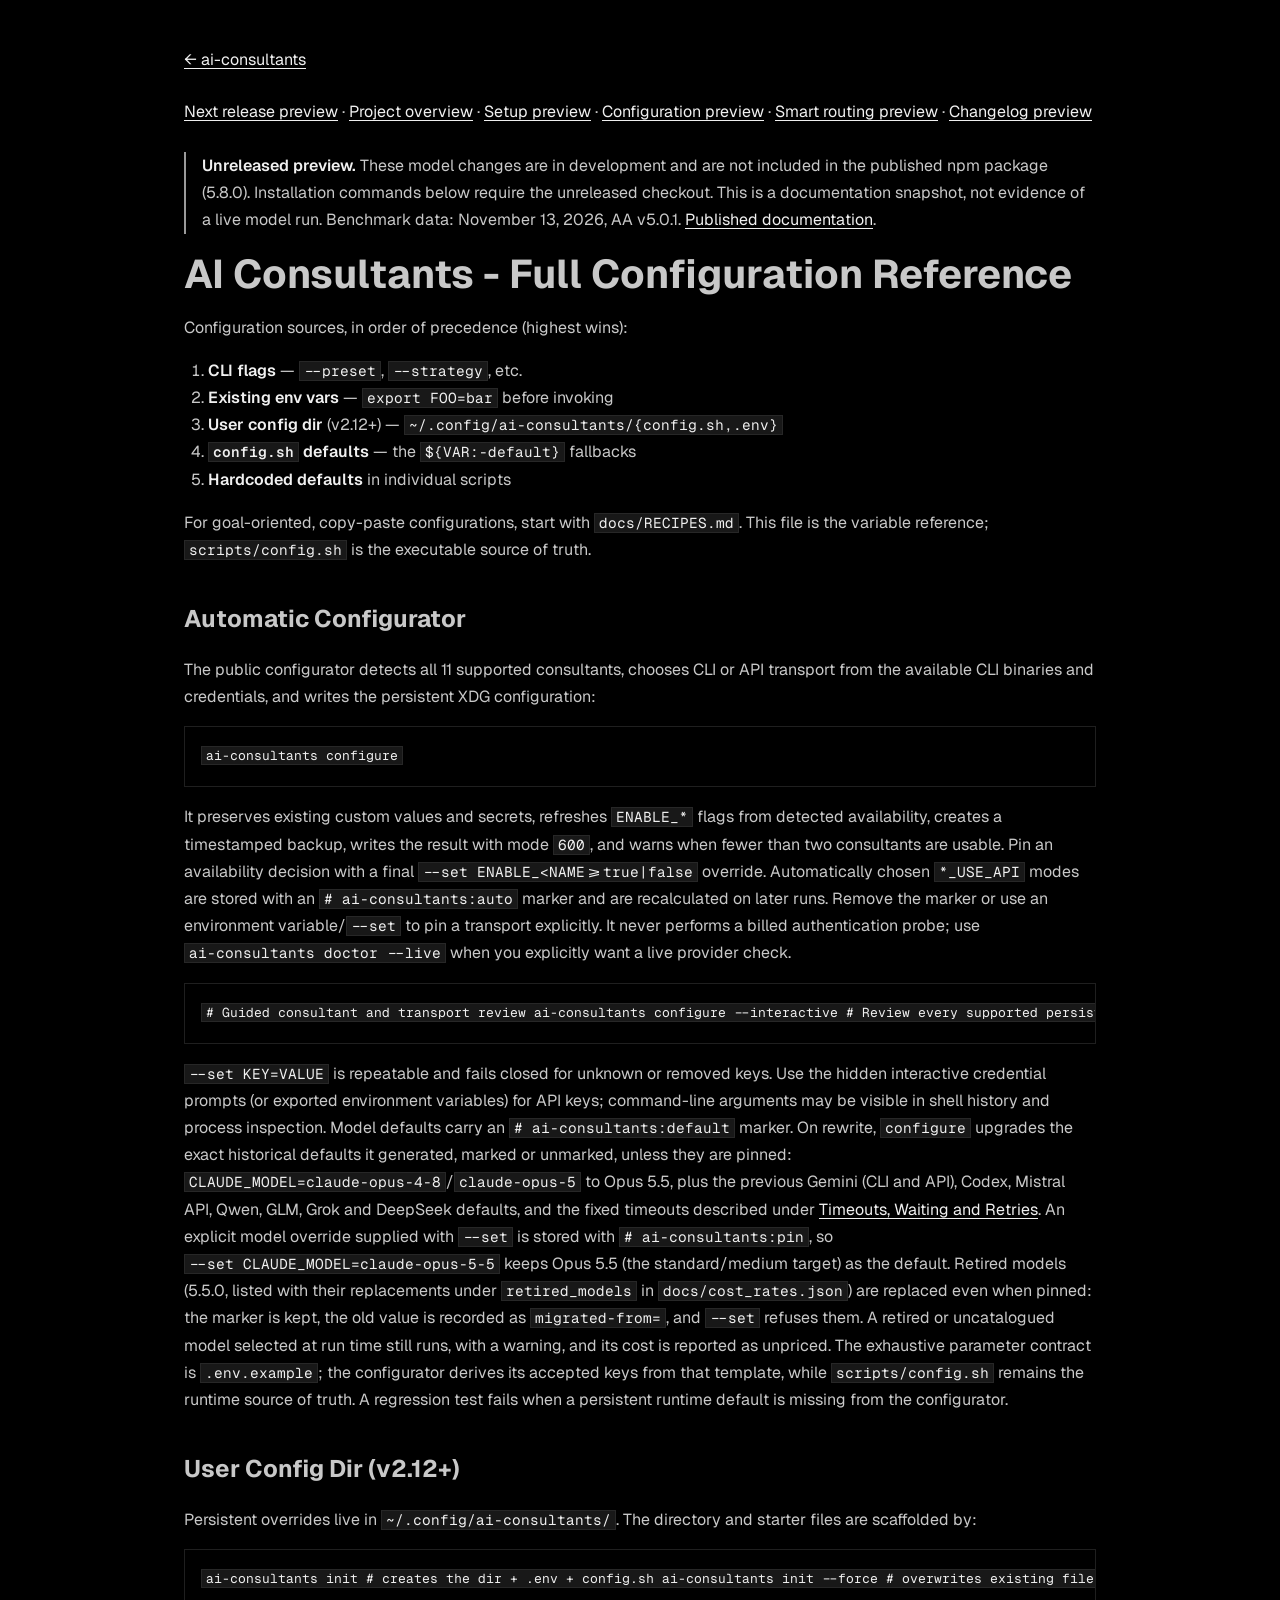
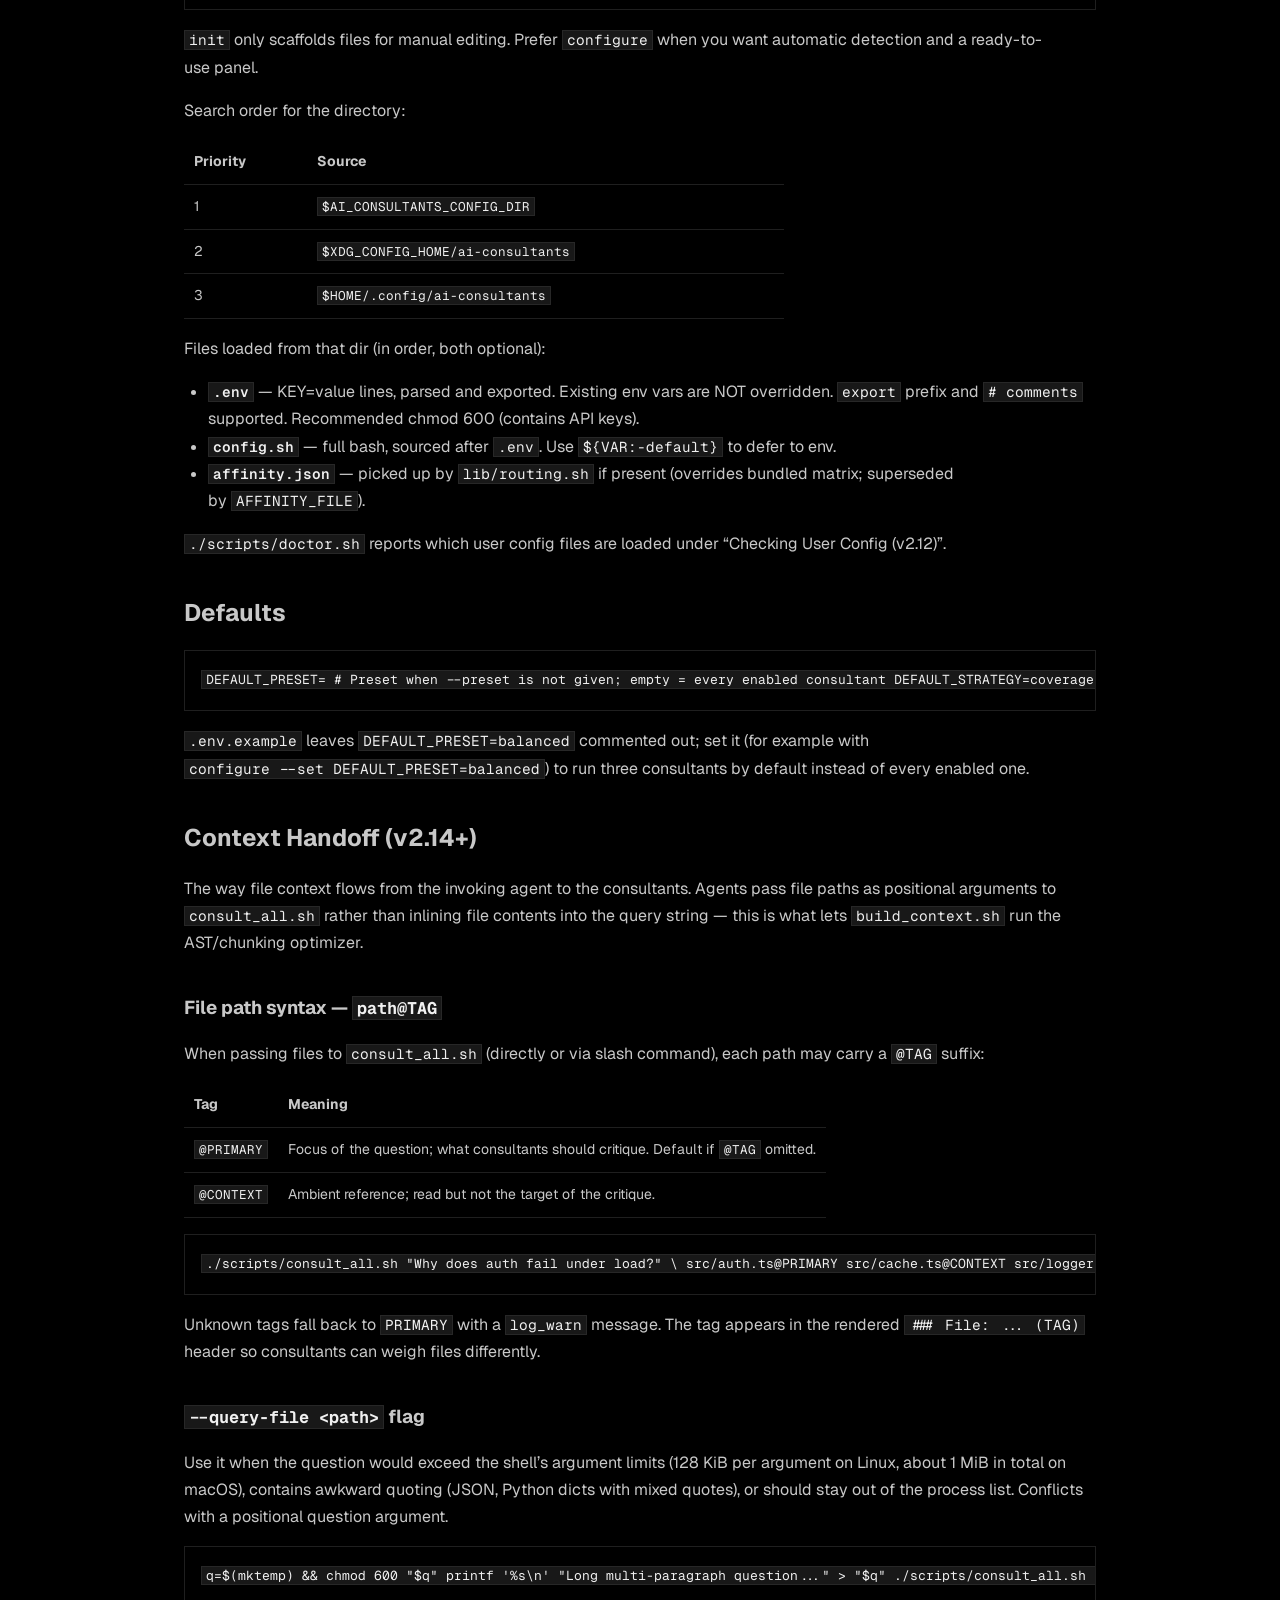
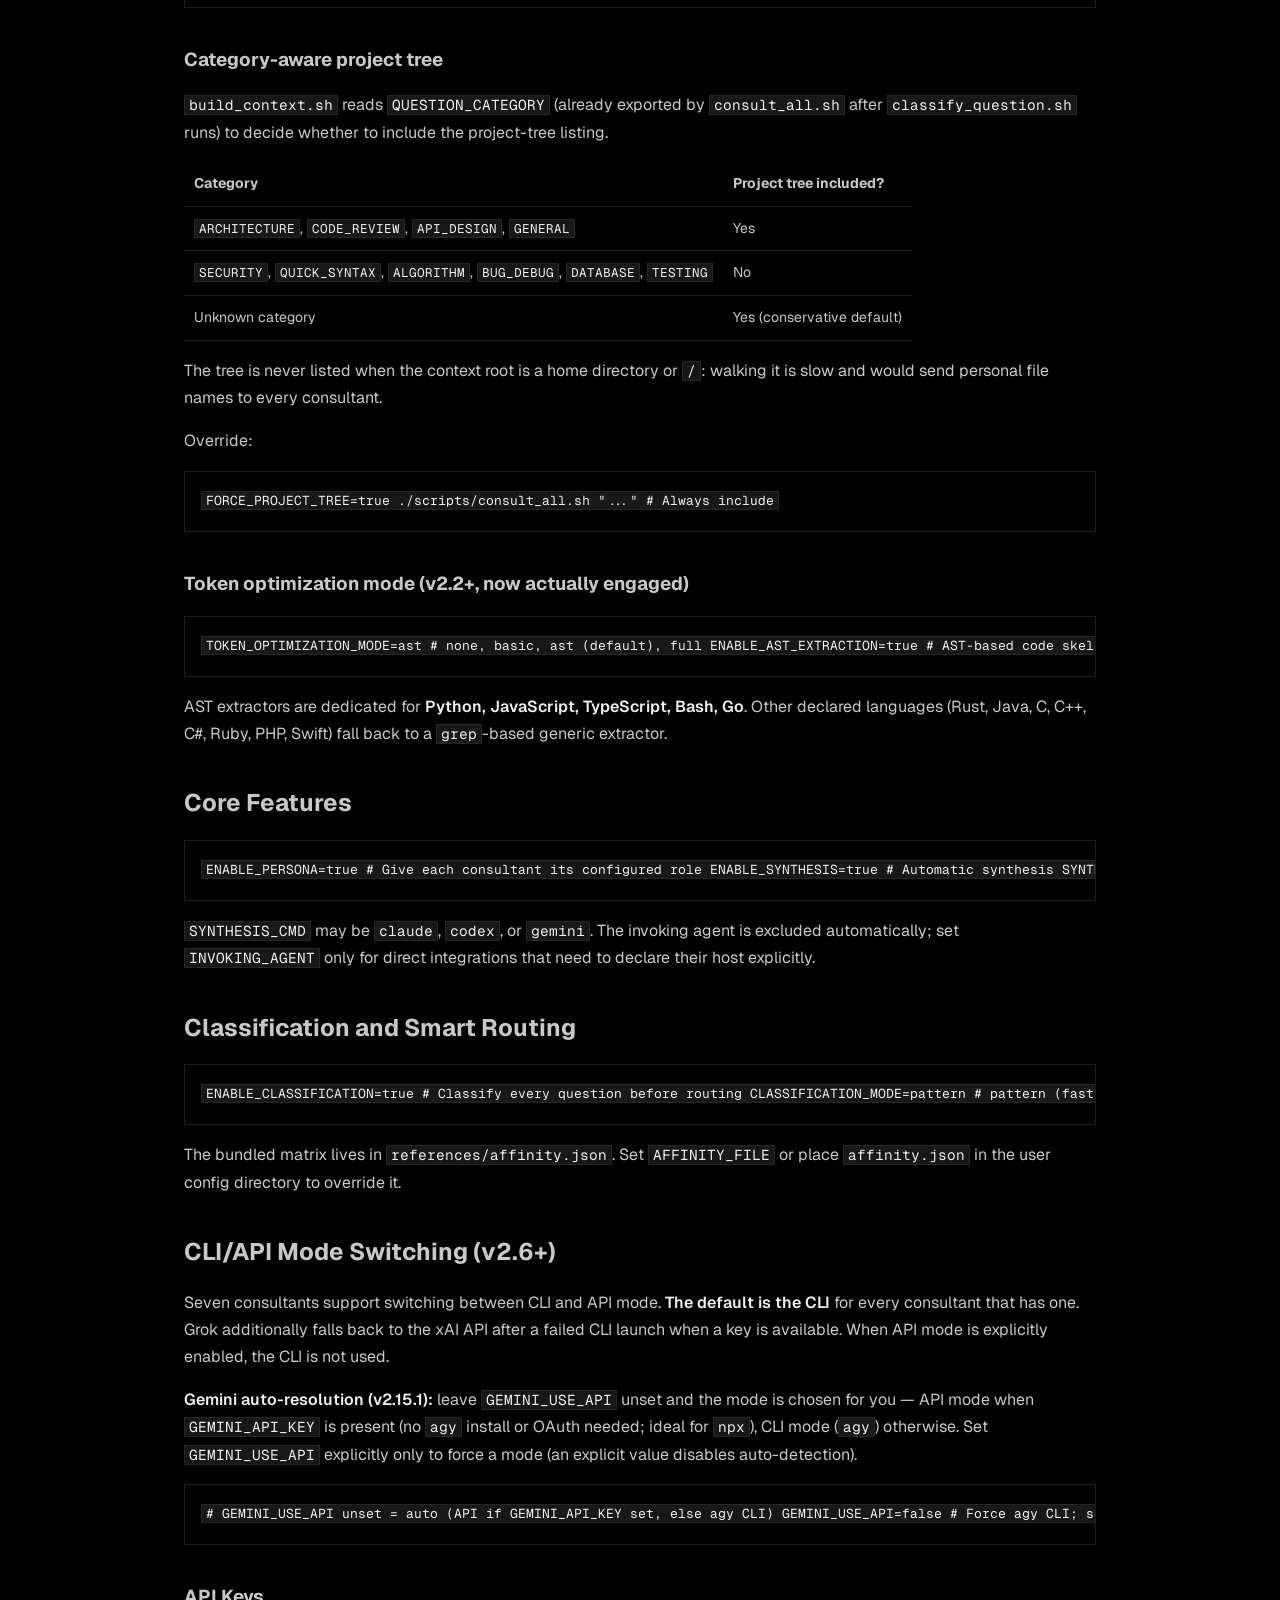
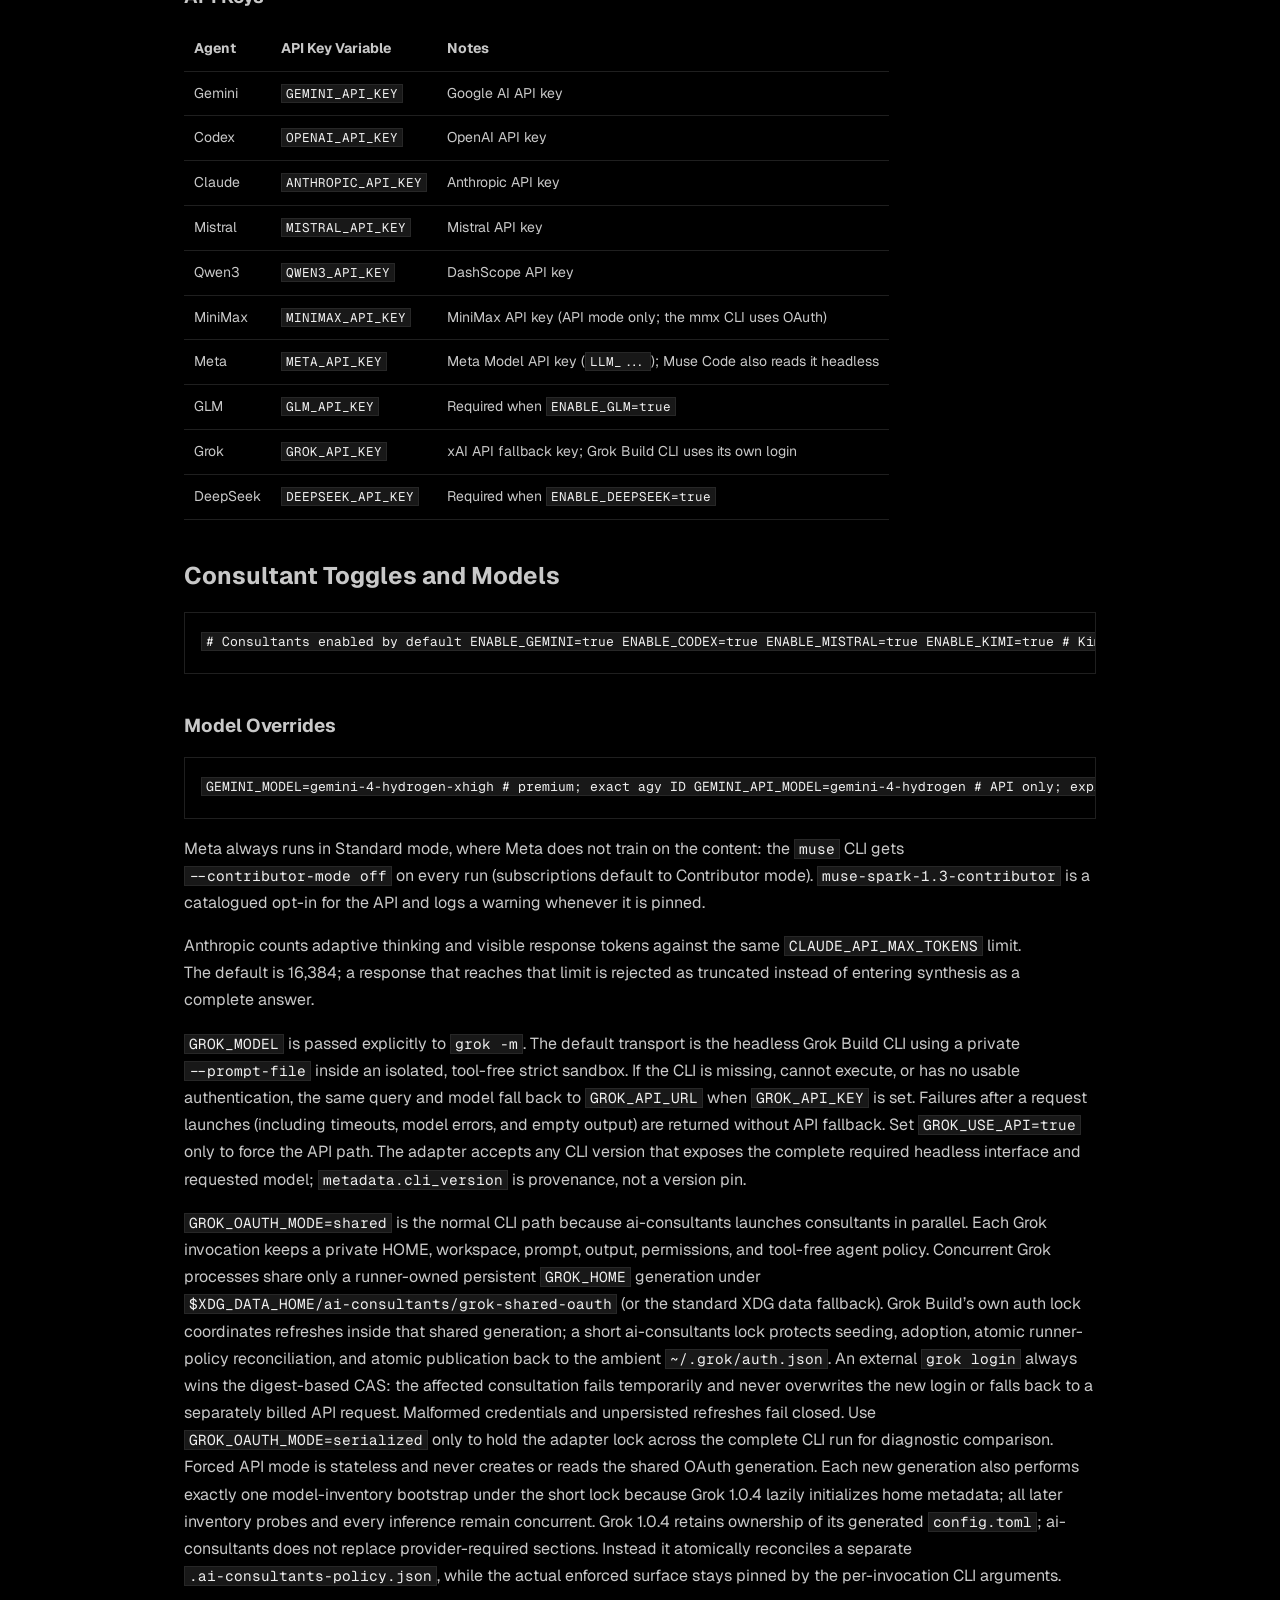
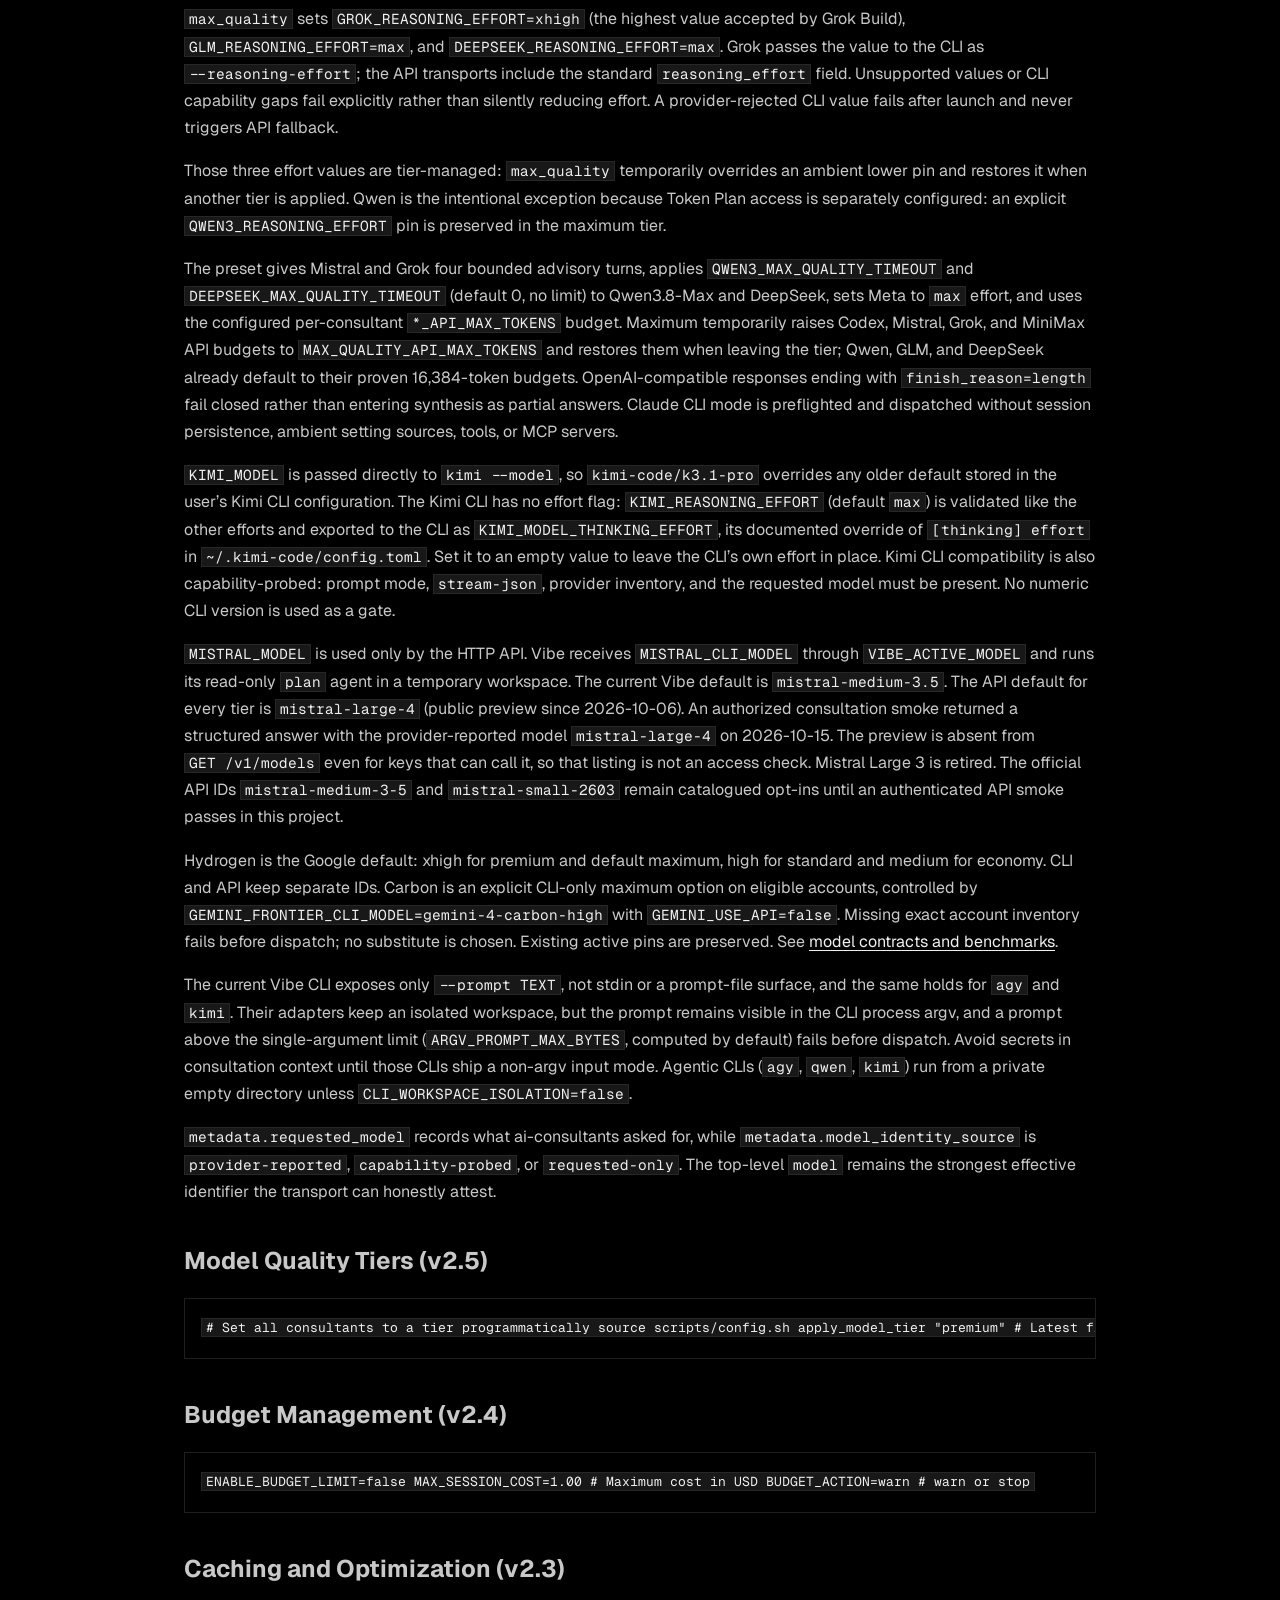
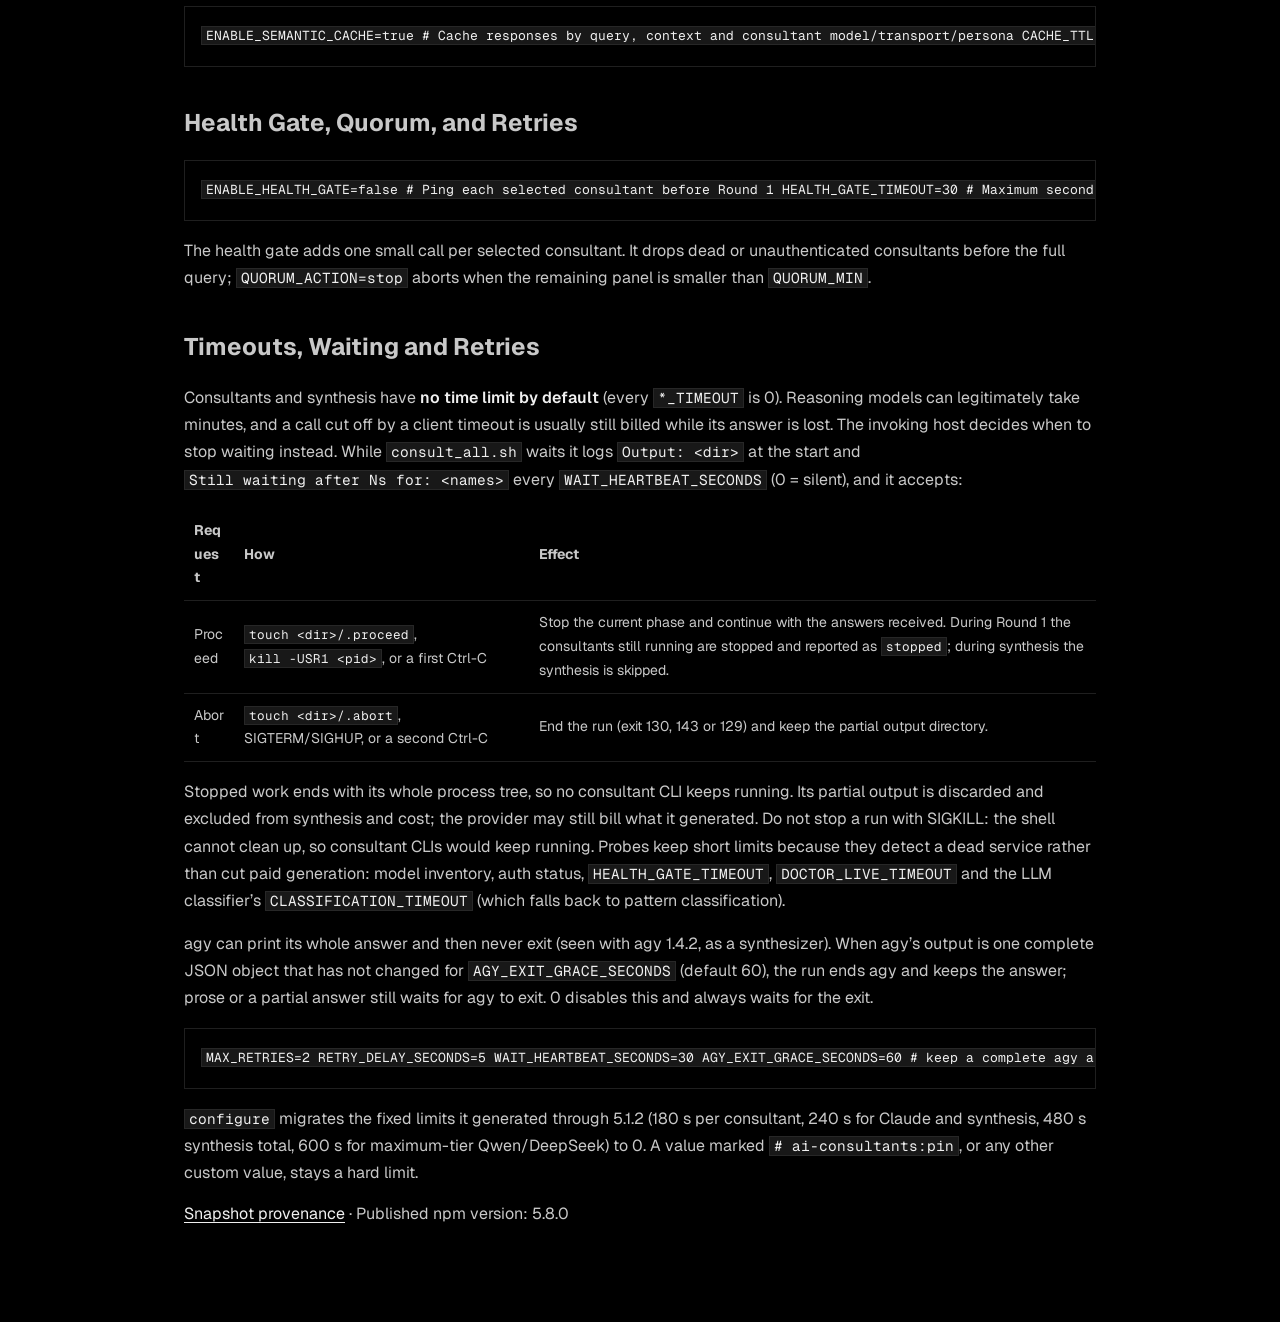
<file: next/configuration.html>
<!DOCTYPE html>
<html lang="en">
<head>
    <meta charset="UTF-8">
    <meta name="viewport" content="width=device-width, initial-scale=1.0">
    <title>Configuration preview — ai-consultants</title>
    <meta name="description" content="Unreleased documentation preview: Fable 5.2, Gemini 4 Hydrogen and Carbon, measured with Artificial Analysis v5.0.1.">
    <meta name="theme-color" content="#000000">

    <!-- SEO -->
    <link rel="canonical" href="https://aiconsultants.sh/next/configuration.html">
    <meta name="robots" content="index, follow">
    <meta name="author" content="Matteo Scurati">
    <meta name="keywords" content="ai-consultants, multiple AI models, second opinion, design review, threat modeling, Claude Code skill, Codex, Gemini, Mistral, npx ai-consultants">

    <!-- Open Graph -->
    <meta property="og:type" content="website">
    <meta property="og:url" content="https://aiconsultants.sh/next/configuration.html">
    <meta property="og:site_name" content="ai-consultants">
    <meta property="og:title" content="Configuration preview — ai-consultants">
    <meta property="og:description" content="Unreleased model integration and documentation preview.">
    <meta property="og:image" content="https://aiconsultants.sh/og-image.png">
    <meta property="og:image:width" content="1200">
    <meta property="og:image:height" content="630">
    <meta property="og:image:alt" content="A real ai-consultants run: one question, answers from Gemini, Codex and Mistral, and one merged list of risks and edge cases tagged with the models that raised each.">

    <!-- Twitter -->
    <meta name="twitter:card" content="summary_large_image">
    <meta name="twitter:title" content="Configuration preview — ai-consultants">
    <meta name="twitter:description" content="Unreleased model integration and documentation preview.">
    <meta name="twitter:image" content="https://aiconsultants.sh/og-image.png">
    <meta name="twitter:image:alt" content="A real ai-consultants run: one question, answers from Gemini, Codex and Mistral, and one merged list of risks and edge cases tagged with the models that raised each.">

    <!-- JSON-LD Structured Data (softwareVersion is rewritten at release by sync_site.sh) -->
    

    <script defer src="https://cloud.umami.is/script.js" data-website-id="ed9fc15a-2479-44ad-b6ff-e32001f8ea1d"></script>

    <link rel="preconnect" href="https://fonts.googleapis.com">
    <link rel="preconnect" href="https://fonts.gstatic.com" crossorigin>
    <link href="https://fonts.googleapis.com/css2?family=Geist:wght@400;500;600;700&amp;family=Geist+Mono:wght@400;500;600&amp;display=swap" rel="stylesheet">
    <link rel="icon" href="/favicon.svg" type="image/svg+xml">
    <link rel="icon" href="/favicon-32.png" type="image/png" sizes="32x32">
    <link rel="apple-touch-icon" href="/apple-touch-icon.png">
    <script>
        // Motion is opt-in: only without reduced motion, and dropped if the page script never runs
        if (!(window.matchMedia && window.matchMedia('(prefers-reduced-motion: reduce)').matches)) {
            document.documentElement.classList.add('motion');
            setTimeout(function () { if (!window.__aicMotion) document.documentElement.classList.remove('motion'); }, 3000);
        }
    </script>
    <style>
        *, *::before, *::after { margin: 0; padding: 0; box-sizing: border-box; }

        :root {
            color-scheme: dark;
            --bg: #000000;
            --bg-elevated: #181818;
            --bg-card: #1F1F1F;
            --border: #1F1F1F;
            --border-light: #272727;
            --border-strong: #313131;
            --border-bright: #e6e6e6;
            --text: #f0f0f0;
            --text-body: #c8c8c8;
            --text-secondary: #b0b0b0;
            --text-muted: #9a9a9a;      /* about 7:1 on --bg */
            --accent: #e9b250;          /* one meaning only: raised by only one model */
            --font-body: 'Geist', system-ui, -apple-system, sans-serif;
            --font-mono: 'Geist Mono', ui-monospace, SFMono-Regular, Menlo, monospace;
            --gutter: 24px;
            /* Motion: --ease for UI states, --e/--e2/--io for the load and story choreography */
            --ease: cubic-bezier(0.22, 1, 0.36, 1);
            --e: cubic-bezier(0.16, 1, 0.3, 1);
            --e2: cubic-bezier(0.33, 1, 0.68, 1);
            --io: cubic-bezier(0.65, 0, 0.35, 1);
        }

        html { scroll-behavior: smooth; scroll-padding-top: 96px; -webkit-text-size-adjust: 100%; }

        body {
            font-family: var(--font-body);
            font-size: 16px;
            line-height: 24px;
            background: var(--bg);
            color: var(--text-body);
            -webkit-font-smoothing: antialiased;
            overflow-wrap: break-word;
        }

        h1, h2, h3 { text-wrap: balance; }
        p, li, dd { text-wrap: pretty; }

        a { color: var(--text); text-underline-offset: 3px; transition: color 0.3s var(--ease), border-color 0.3s var(--ease); }
        strong { color: var(--text); font-weight: 600; }

        code {
            font-family: var(--font-mono);
            font-size: 0.875em;
            color: var(--text);
            background: var(--bg-elevated);
            border: 1px solid var(--border-light);
            padding: 0 4px;
            overflow-wrap: anywhere;
        }

        :focus-visible { outline: 2px solid var(--text); outline-offset: 4px; }

        .sr-only {
            position: absolute; width: 1px; height: 1px; padding: 0; margin: -1px;
            overflow: hidden; clip: rect(0, 0, 0, 0); white-space: nowrap; border: 0;
        }

        .skip-link {
            position: absolute; left: 16px; top: -48px; z-index: 300;
            background: var(--text); color: var(--bg);
            font-family: var(--font-mono); font-size: 14px; line-height: 20px;
            padding: 8px 12px; text-decoration: none;
        }
        .skip-link:focus { top: 12px; }

        .container { max-width: 1200px; margin: 0 auto; padding: 0 var(--gutter); }
        .prose { max-width: 680px; }

        /* ——— NAV: floats off the top edge, sized to its content ——— */
        .site-nav {
            position: sticky; top: 12px; z-index: 100;
            margin-top: 12px;
            padding: 0 var(--gutter);
        }

        .nav-inner {
            position: relative; isolation: isolate;
            display: flex; align-items: center; justify-content: space-between; gap: 48px;
            width: fit-content; max-width: 100%;
            height: 56px; margin: 0 auto; padding: 0 16px 0 24px;
        }
        /* The blurred surface lives on a pseudo element, so the fixed mobile panel is not trapped by backdrop-filter */
        .nav-inner::before {
            content: ""; position: absolute; inset: 0; z-index: -1;
            background: rgba(0, 0, 0, 0.72);
            -webkit-backdrop-filter: blur(12px);
            backdrop-filter: blur(12px);
            border: 1px solid var(--border-light);
        }

        .wordmark {
            font-family: var(--font-mono);
            font-size: 14px; line-height: 20px; font-weight: 600;
            color: var(--text); text-decoration: none;
            letter-spacing: -0.02em;
        }

        .nav-links { display: flex; align-items: center; gap: 24px; list-style: none; }

        .nav-links a {
            font-family: var(--font-mono);
            font-size: 14px; line-height: 20px;
            color: var(--text-secondary);
            text-decoration: none;
            display: inline-flex; align-items: center; gap: 8px;
        }
        .nav-links a:hover { color: var(--text); }
        .nav-links a.current { color: var(--text); }
        .nav-links img { height: 20px; width: auto; display: block; }

        .menu-btn {
            display: none;
            align-items: center; gap: 12px;
            background: none; border: 1px solid var(--border-light);
            color: var(--text); cursor: pointer;
            font-family: var(--font-mono); font-size: 14px; line-height: 20px; font-weight: 600;
            padding: 4px 12px;
            transition: border-color 0.3s var(--ease), transform 0.3s var(--ease);
        }
        .menu-btn:hover { border-color: var(--text-muted); }
        .menu-btn:active { transform: scale(0.98); }
        .menu-btn .bars { position: relative; display: block; width: 16px; height: 12px; }
        .menu-btn .bars span {
            position: absolute; left: 0; right: 0; height: 2px; background: var(--text);
            transition: transform 0.5s var(--ease), opacity 0.3s var(--ease);
        }
        .menu-btn .bars span:nth-child(1) { top: 0; }
        .menu-btn .bars span:nth-child(2) { top: 5px; }
        .menu-btn .bars span:nth-child(3) { top: 10px; }
        .menu-btn[aria-expanded="true"] .bars span:nth-child(1) { transform: translateY(5px) rotate(45deg); }
        .menu-btn[aria-expanded="true"] .bars span:nth-child(2) { opacity: 0; }
        .menu-btn[aria-expanded="true"] .bars span:nth-child(3) { transform: translateY(-5px) rotate(-45deg); }

        /* ——— SHARED ——— */
        .section-label {
            font-family: var(--font-mono);
            font-size: 14px; line-height: 20px; font-weight: 500;
            color: var(--text-muted);
            margin-bottom: 16px;
        }

        section { padding: 80px 0 96px; border-bottom: 1px solid var(--border); }

        section h2 {
            font-size: 36px; line-height: 40px;
            font-weight: 600; letter-spacing: -0.025em;
            color: var(--text);
            margin-bottom: 24px;
            max-width: 680px;
        }

        .lead { font-size: 18px; line-height: 28px; color: var(--text-body); max-width: 680px; margin-bottom: 40px; }

        /* Command block: real text, wraps instead of scrolling, own copy button */
        .cmd {
            display: flex; align-items: flex-start; gap: 12px;
            background: var(--bg-elevated);
            border: 1px solid var(--border-light);
            padding: 12px 12px 12px 16px;
            font-family: var(--font-mono); font-size: 14px; line-height: 20px;
            color: var(--text);
        }
        .cmd-line { flex: 1; min-width: 0; white-space: pre-wrap; overflow-wrap: anywhere; }
        .cmd code.cmd-line { background: none; border: 0; padding: 0; font-size: inherit; color: inherit; }
        .prompt { color: var(--text-muted); user-select: none; -webkit-user-select: none; }

        .copy {
            flex: none;
            font-family: var(--font-mono); font-size: 12px; line-height: 16px; font-weight: 600;
            color: var(--text); background: transparent;
            border: 1px solid var(--border-strong);
            padding: 2px 8px; cursor: pointer;
            transition: border-color 0.3s var(--ease), background-color 0.3s var(--ease), transform 0.3s var(--ease);
        }
        .copy:hover { border-color: var(--text-muted); background: var(--bg-card); }
        .copy:active { transform: scale(0.98); }

        /* ——— HERO ——— */
        .hero { padding: 64px 0 96px; border-bottom: 1px solid var(--border); }

        .hero-grid { display: grid; grid-template-columns: minmax(0, 1fr); gap: 48px; }

        .eyebrow {
            font-family: var(--font-mono);
            font-size: 14px; line-height: 20px; color: var(--text-secondary);
            margin-bottom: 16px; max-width: 46ch;
        }

        .hero h1 {
            font-size: 36px; line-height: 40px;
            font-weight: 600; letter-spacing: -0.03em;
            color: var(--text);
            background: linear-gradient(90deg, #FFFFFF, #9B9B9B);
            -webkit-background-clip: text; background-clip: text;
            -webkit-text-fill-color: transparent;
            max-width: 680px;
            margin-bottom: 24px;
        }

        .subhead { font-size: 18px; line-height: 28px; color: var(--text-body); margin-bottom: 32px; max-width: 60ch; }

        .cta-label {
            font-family: var(--font-mono);
            font-size: 14px; line-height: 20px; font-weight: 500;
            color: var(--text); margin-bottom: 12px;
        }

        .cmd-hero {
            background: var(--bg);
            border-color: var(--border-bright);
            color: #fff;
        }
        .cmd-hero .copy {
            font-size: 14px; line-height: 20px;
            padding: 8px 12px; margin: -4px -4px -4px 0;
            background: var(--text); color: var(--bg);
            border-color: var(--text);
        }
        .cmd-hero .copy:hover { background: #fff; border-color: #fff; }

        .card-video { display: block; width: 100%; height: auto; background: var(--bg); border-bottom: 1px solid var(--border); }
        .cmd-hero + .cmd-hero { margin-top: 8px; }
        .cmd-hint { display: block; color: var(--text-muted); font-size: 12px; line-height: 16px; margin-top: 4px; user-select: none; -webkit-user-select: none; }
        .r-gloss { color: var(--text-secondary); font-size: 12px; line-height: 16px; font-weight: 400; }

        .cta-notes { margin-top: 16px; display: grid; gap: 8px; max-width: 60ch; }
        .cta-notes p { font-size: 14px; line-height: 20px; color: var(--text-secondary); }

        .quiet-link {
            display: inline-block; margin-top: 24px;
            font-family: var(--font-mono); font-size: 14px; line-height: 20px;
            color: var(--text-secondary); text-decoration: none;
            border-bottom: 1px solid var(--border-strong);
            padding-bottom: 2px;
        }
        .quiet-link:hover { color: var(--text); border-color: var(--text-muted); }

        /* Example card: selectable monospace text in a terminal frame */
        .card {
            background: var(--bg-elevated);
            border: 1px solid var(--border-light);
            min-width: 0;
        }

        .card-bar {
            display: flex; align-items: center; gap: 8px;
            height: 32px; padding: 0 16px;
            border-bottom: 1px solid var(--border);
        }
        .card-bar i { width: 8px; height: 8px; border-radius: 9999px; background: var(--border-strong); display: block; }

        .card-body { padding: 24px; font-family: var(--font-mono); font-size: 14px; line-height: 20px; }

        .card-label {
            font-size: 12px; line-height: 16px; font-weight: 500;
            color: var(--text-muted);
            margin-bottom: 8px;
        }

        .r-outcome { color: var(--text-body); }
        .r-outcome b { color: var(--text); font-weight: 500; }
        .r-head { color: var(--text); font-weight: 500; margin: 16px 0 8px; }

        /* The story keeps the list at its resting height, so the page never shifts */
        .r-clip { overflow: hidden; }
        .r-list { list-style: none; display: grid; gap: 12px; }
        .r-list li { display: grid; grid-template-columns: 16px minmax(0, 1fr); }
        .r-list li::before { content: "-"; color: var(--text-muted); }
        .kind { color: var(--text-muted); }
        .point { color: var(--text-body); }
        .by { color: var(--text-muted); white-space: nowrap; }
        .by b { color: var(--text); font-weight: 500; }
        .solo { color: var(--accent); display: inline-block; }

        .legend { margin-top: 16px; color: var(--text-secondary); font-size: 12px; line-height: 16px; }

        .show-all {
            margin-top: 16px;
            font-family: var(--font-mono); font-size: 12px; line-height: 16px; font-weight: 600;
            color: var(--text); background: none;
            border: 1px solid var(--border-strong);
            padding: 4px 8px; cursor: pointer;
            transition: border-color 0.3s var(--ease), transform 0.3s var(--ease);
        }
        .show-all:hover { border-color: var(--text-muted); }
        .show-all:active { transform: scale(0.98); }

        .card figcaption {
            border-top: 1px solid var(--border);
            padding: 12px 24px;
            font-size: 14px; line-height: 20px; color: var(--text-muted);
        }

        /* ——— HOW IT WORKS ——— */
        .pipeline {
            display: flex; flex-wrap: wrap; gap: 8px; align-items: center;
            margin-bottom: 40px;
            font-family: var(--font-mono); font-size: 14px; line-height: 20px;
            list-style: none;
        }
        .pipeline-step {
            padding: 8px 16px; border: 1px solid var(--border-light); color: var(--text-secondary);
            transition: border-color 0.3s var(--ease), color 0.3s var(--ease), background-color 0.3s var(--ease);
        }
        .pipeline-step.lit { border-color: var(--text-muted); color: var(--text); background: var(--bg-elevated); }
        .pipeline-arrow { color: var(--text-muted); }

        .diagram { display: none; margin: 0 0 64px; }
        .diagram svg { width: 100%; height: auto; display: block; overflow: visible; }
        .diagram .box { fill: var(--bg-elevated); stroke: var(--border-strong); transition: stroke 0.3s var(--ease); }
        .diagram .lit .box { stroke: var(--text); }
        .diagram .line { fill: none; stroke: var(--border-strong); stroke-width: 1.5; }
        .diagram .track { stroke: var(--border-light); stroke-width: 4; }
        .diagram .fill { stroke: var(--text-muted); stroke-width: 4; }
        .diagram .skip { fill: none; stroke: var(--border-strong); stroke-dasharray: 6 4; }
        .diagram text { font-family: var(--font-mono); font-size: 14px; fill: var(--text-body); transition: fill 0.3s var(--ease); }
        .diagram text.strong, .diagram .lit text { fill: var(--text); }
        .diagram text.dim { fill: var(--text-muted); }
        .diagram .pulse { fill: #fff; opacity: 0; }
        .diagram .halo { fill: #fff; opacity: 0; }

        .steps { list-style: none; display: grid; gap: 32px; }
        .step { display: grid; grid-template-columns: 48px minmax(0, 1fr); gap: 16px; }
        .step-num { font-family: var(--font-mono); font-size: 14px; line-height: 20px; color: var(--text-muted); padding-top: 4px; font-variant-numeric: tabular-nums; }
        .step:target .step-num { color: var(--text); }
        .step h3 { font-size: 20px; line-height: 28px; font-weight: 600; color: var(--text); margin-bottom: 8px; }
        .step p { font-size: 16px; line-height: 24px; color: var(--text-body); max-width: 65ch; }

        .footnote {
            margin-top: 40px; max-width: 768px;
            font-size: 14px; line-height: 20px; color: var(--text-secondary);
            border-top: 1px solid var(--border); padding-top: 16px;
        }

        /* ——— WHEN ——— */
        .when-grid { display: grid; grid-template-columns: minmax(0, 1fr); gap: 40px; margin-bottom: 40px; }

        .col-title {
            font-family: var(--font-mono);
            font-size: 14px; line-height: 20px; font-weight: 500;
            color: var(--text);
            padding-bottom: 8px; margin-bottom: 24px;
            border-bottom: 1px solid var(--border-light);
        }

        .use-list, .skip-list { list-style: none; display: grid; gap: 24px; }
        .use-list li, .skip-list li { position: relative; padding-left: 24px; font-size: 16px; line-height: 24px; }
        .use-list li::before, .skip-list li::before {
            position: absolute; left: 0; top: 0;
            font-family: var(--font-mono); color: var(--text-secondary);
        }
        .use-list li::before { content: "\2713"; }
        .skip-list li::before { content: "\2715"; }
        .skip-list { gap: 16px; }

        .situation { display: block; color: var(--text); font-weight: 600; margin-bottom: 8px; }
        .q {
            display: inline-block;
            font-family: var(--font-mono); font-size: 12px; line-height: 16px;
            color: var(--text-body);
            background: var(--bg-elevated);
            padding: 8px 12px;
            overflow-wrap: anywhere;
        }
        .q-extra { display: block; margin-top: 8px; color: var(--text-body); }

        .measured { background: var(--bg-elevated); padding: 24px; }
        .measured h3 { font-size: 16px; line-height: 24px; font-weight: 600; color: var(--text); margin-bottom: 8px; }
        .measured p { font-size: 16px; line-height: 24px; color: var(--text-body); max-width: 65ch; }

        /* ——— WORKS WITH ——— */
        .chip-row { display: grid; grid-template-columns: minmax(0, 1fr); gap: 12px; margin-bottom: 32px; }
        .row-label {
            font-family: var(--font-mono);
            font-size: 14px; line-height: 20px; font-weight: 500;
            color: var(--text-muted);
            padding-top: 4px;
        }
        .chips { list-style: none; display: flex; flex-wrap: wrap; gap: 8px; }
        .chips li {
            font-family: var(--font-mono); font-size: 14px; line-height: 20px;
            color: var(--text);
            border: 1px solid var(--border-light);
            padding: 4px 12px;
            transition: border-color 0.3s var(--ease), background-color 0.3s var(--ease);
        }
        .chips li.lit { border-color: var(--text-muted); background: var(--bg-elevated); }
        .works-note { max-width: 680px; font-size: 16px; line-height: 24px; color: var(--text-body); margin-top: 8px; }
        .small-print { margin-top: 24px; font-size: 14px; line-height: 20px; color: var(--text-muted); }

        /* ——— BEFORE YOU RUN ——— */
        .facts { display: grid; gap: 0; border-top: 1px solid var(--border-light); max-width: 900px; }
        .fact { display: grid; grid-template-columns: minmax(0, 1fr); gap: 8px; padding: 24px 0; border-bottom: 1px solid var(--border-light); }
        .fact dt {
            font-family: var(--font-mono);
            font-size: 14px; line-height: 20px; font-weight: 500;
            color: var(--text);
            padding-top: 2px;
        }
        .fact dd { font-size: 16px; line-height: 24px; color: var(--text-body); max-width: 70ch; }

        /* ——— GET STARTED ——— */
        .prereq { background: var(--bg-elevated); padding: 24px; margin-bottom: 32px; max-width: 820px; }
        .box-label {
            font-family: var(--font-mono);
            font-size: 14px; line-height: 20px; font-weight: 500;
            color: var(--text); margin-bottom: 12px;
        }
        .prereq > ul { list-style: none; display: grid; gap: 16px; }
        .prereq > ul > li { font-size: 16px; line-height: 24px; color: var(--text-body); padding-left: 16px; position: relative; }
        .prereq > ul > li::before { content: "-"; position: absolute; left: 0; color: var(--text-muted); }
        .cli-list { display: grid; gap: 12px; margin-top: 12px; }
        .cli-list > div { display: grid; grid-template-columns: minmax(0, 1fr); gap: 4px; }
        .cli-list dt { font-family: var(--font-mono); font-size: 14px; line-height: 20px; color: var(--text); }
        .cli-list dd { font-size: 14px; line-height: 20px; color: var(--text-secondary); }
        .cli-list .cmd { background: var(--bg); padding: 8px 8px 8px 12px; margin-bottom: 4px; }

        .tabs { max-width: 820px; }
        .tablist { display: flex; gap: 0; border-bottom: 1px solid var(--border-light); margin-bottom: 24px; flex-wrap: wrap; }
        .tab {
            font-family: var(--font-mono); font-size: 14px; line-height: 20px;
            color: var(--text-secondary); background: none;
            border: 0; border-bottom: 2px solid transparent;
            padding: 12px 16px; margin-bottom: -1px;
            cursor: pointer;
            transition: color 0.3s var(--ease), border-color 0.3s var(--ease);
        }
        .tab[aria-selected="true"] { color: var(--text); border-bottom-color: var(--text); }
        .tab:hover { color: var(--text); }
        .no-js .tablist { display: none; }
        .panel-title { display: none; }
        .no-js .panel-title { display: block; font-family: var(--font-mono); font-size: 14px; line-height: 20px; color: var(--text); margin: 24px 0 12px; }

        .setup-steps { list-style: none; display: grid; gap: 24px; }
        .setup-steps li { display: grid; grid-template-columns: 32px minmax(0, 1fr); gap: 8px; }
        .setup-n { font-family: var(--font-mono); font-size: 14px; line-height: 20px; color: var(--text-muted); padding-top: 12px; font-variant-numeric: tabular-nums; }
        .setup-steps p, .panel-text { font-size: 14px; line-height: 20px; color: var(--text-secondary); margin-top: 8px; }
        .cmd-stack { display: grid; gap: 12px; }
        .panel-text.then { margin: 8px 0 0; color: var(--text-body); }

        .warn {
            max-width: 820px; margin-top: 32px;
            background: var(--bg-elevated);
            padding: 16px 24px;
            font-size: 16px; line-height: 24px; color: var(--text-body);
        }

        .more-link {
            display: inline-block; margin-top: 24px;
            font-size: 16px; line-height: 24px; color: var(--text); text-decoration: none;
            border-bottom: 1px solid var(--border-strong);
        }
        .more-link:hover { border-color: var(--text); }

        /* ——— FAQ: question and answer side by side, always open ——— */
        .faq { max-width: 1040px; border-top: 1px solid var(--border-light); }
        .faq-item { display: grid; grid-template-columns: minmax(0, 1fr); gap: 8px; padding: 24px 0; border-bottom: 1px solid var(--border-light); }
        .faq dt { font-size: 18px; line-height: 28px; font-weight: 600; color: var(--text); }
        .faq dd { font-size: 16px; line-height: 24px; color: var(--text-body); max-width: 65ch; }
        .faq-more { margin-top: 32px; }

        /* ——— FOOTER ——— */
        footer { padding: 48px 0 64px; }
        .footer-main { display: flex; flex-wrap: wrap; justify-content: space-between; align-items: flex-start; gap: 24px; margin-bottom: 24px; }
        .footer-links { display: flex; flex-wrap: wrap; gap: 8px 24px; list-style: none; max-width: 680px; }
        .footer-links a {
            font-family: var(--font-mono); font-size: 14px; line-height: 20px;
            color: var(--text-secondary); text-decoration: none;
        }
        .footer-links a:hover { color: var(--text); }
        .shields { display: flex; flex-wrap: wrap; gap: 8px; align-items: center; }
        .shields a { display: inline-flex; }
        .shields img { height: 20px; width: auto; display: block; }
        .footer-fine { font-size: 12px; line-height: 16px; color: var(--text-muted); max-width: 820px; }
        .footer-fine a { color: var(--text-secondary); }

        /* ——— TOAST ——— */
        .toast {
            position: fixed; bottom: 24px; left: 50%;
            transform: translateX(-50%) translateY(16px);
            width: max-content; max-width: calc(100vw - 32px);
            font-family: var(--font-mono); font-size: 14px; line-height: 20px;
            color: var(--text); background: var(--bg-card);
            border: 1px solid var(--border-strong);
            padding: 8px 16px;
            opacity: 0; pointer-events: none;
            transition: opacity 0.3s var(--ease), transform 0.5s var(--ease);
            z-index: 200;
        }
        .toast.show { opacity: 1; transform: translateX(-50%) translateY(0); }

        /* ——— MOTION ———
           Only active when JS added html.motion (never under reduced motion), so without JS
           every element sits in its final state. */

        /* Page load: the hero copy and the example card rise and resolve from blur */
        .motion .k-up, .motion .k-left, .motion .k-pop, .motion .k-card, .motion .k-fade {
            transition: transform 1.05s var(--e) var(--d, 0s), opacity 0.75s var(--e2) var(--d, 0s), filter 0.75s var(--e2) var(--d, 0s);
        }
        .motion .k-card { transition-duration: 0.9s, 0.6s, 0.6s; }
        .motion .hero:not(.in) .k-up { opacity: 0; transform: translateY(10px); filter: blur(4px); }
        .motion .hero:not(.in) .k-left { opacity: 0; transform: translateX(-10px); filter: blur(4px); }
        .motion .hero:not(.in) .k-pop { opacity: 0; transform: scale(0.86); filter: blur(4px); }
        .motion .hero:not(.in) .k-card { opacity: 0; transform: translateY(24px) scale(0.985); filter: blur(6px); }
        .motion .hero:not(.in) .k-fade { opacity: 0; }

        .hero .eyebrow { --d: 0s; }
        .hero h1 { --d: 0.08s; }
        .hero .subhead { --d: 0.16s; }
        .hero .cta > :nth-child(1) { --d: 0.26s; }
        .hero .cta > :nth-child(2) { --d: 0.32s; }
        .hero .cta > :nth-child(3) { --d: 0.38s; }
        .hero .cta > :nth-child(4) { --d: 0.46s; }
        .hero .cta > :nth-child(5) { --d: 0.52s; }
        .hero .card { --d: 0.18s; }
        .hero .card-bar i:nth-child(1) { --d: 0.34s; }
        .hero .card-bar i:nth-child(2) { --d: 0.38s; }
        .hero .card-bar i:nth-child(3) { --d: 0.42s; }
        .hero .card-video { --d: 0.4s; }
        .hero .card-label { --d: 0.5s; }
        .hero .r-outcome { --d: 0.56s; }
        .hero .r-gloss { --d: 0.6s; }
        .hero .r-head { --d: 0.64s; }
        .hero .r-list > li:nth-child(1) { --d: 0.7s; }
        .hero .r-list > li:nth-child(2) { --d: 0.76s; }
        .hero .r-list > li:nth-child(3) { --d: 0.82s; }
        .hero .r-list > li:nth-child(4) { --d: 0.88s; }
        .hero .r-list > li:nth-child(2) .solo { --d: 0.86s; }
        .hero .r-list > li:nth-child(3) .solo { --d: 0.92s; }
        .hero .r-list > li:nth-child(4) .solo { --d: 0.98s; }
        .hero .legend, .hero .show-all { --d: 1s; }
        .hero figcaption { --d: 1.06s; }

        /* Diagram: nodes pop in reading order, connectors draw on, the merged list fills like progress */
        .motion .diagram .node { transform-box: fill-box; transform-origin: center; transition: transform 1.05s var(--e) var(--d, 0s), opacity 0.75s var(--e2) var(--d, 0s); }
        .motion .diagram:not(.in) .node { opacity: 0; transform: scale(0.86); }
        .motion .diagram .line, .motion .diagram .fill { stroke-dasharray: 1; transition: stroke-dashoffset 0.9s var(--io) var(--d, 0s); }
        .motion .diagram .fill { transition-duration: 0.7s; }
        .motion .diagram:not(.in) .line, .motion .diagram:not(.in) .fill { stroke-dashoffset: 1; }
        .motion .diagram .k-fade { transition: opacity 0.75s var(--e2) var(--d, 0s); }
        .motion .diagram:not(.in) .k-fade { opacity: 0; }
        .diagram .n-q { --d: 0s; }
        .diagram .in-path { --d: 0.12s; }
        .diagram .n-m1 { --d: 0.3s; }
        .diagram .n-m2 { --d: 0.36s; }
        .diagram .n-m3 { --d: 0.42s; }
        .diagram .out-path { --d: 0.5s; }
        .diagram .n-out { --d: 0.78s; }
        .diagram .fill:nth-of-type(1) { --d: 1s; }
        .diagram .fill:nth-of-type(2) { --d: 1.08s; }
        .diagram .fill:nth-of-type(3) { --d: 1.16s; }
        .diagram .n-skip { --d: 1.3s; }

        /* Text sections: rise and fade in once as they enter the viewport */
        .motion [data-reveal] { transition: opacity 0.7s var(--ease) var(--d, 0s), transform 0.7s var(--ease) var(--d, 0s); }
        .motion [data-reveal]:not(.in) { opacity: 0; transform: translateY(16px); }

        /* ——— RESPONSIVE ——— */
        @media (min-width: 640px) {
            code { white-space: nowrap; }
            .cmd code.cmd-line { white-space: pre-wrap; }
        }

        @media (min-width: 720px) {
            .cli-list > div { grid-template-columns: 72px minmax(0, 1fr); gap: 12px; }
            .cli-list dt { padding-top: 8px; }
            .chip-row { grid-template-columns: 168px minmax(0, 1fr); gap: 16px; }
            .fact { grid-template-columns: 168px minmax(0, 1fr); gap: 24px; }
        }

        @media (min-width: 860px) {
            .when-grid { grid-template-columns: repeat(2, minmax(0, 1fr)); gap: 64px; }
            .faq-item { grid-template-columns: minmax(0, 5fr) minmax(0, 7fr); gap: 48px; }
        }

        @media (min-width: 900px) {
            .diagram { display: block; }
            .pipeline { display: none; }
        }

        @media (min-width: 1024px) {
            .hero { padding-top: 80px; }
            .hero-grid { grid-template-columns: minmax(0, 1fr) minmax(0, 1fr); gap: 64px; align-items: start; }
            .hero h1 { font-size: 48px; line-height: 1; }
            .show-all { display: none; }
        }

        @media (max-width: 1023px) {
            .card.collapsed .r-list > li:nth-child(n+4):not(.leave) { display: none; }
        }

        @media (max-width: 859px) {
            .nav-inner { width: 100%; }
            .menu-btn { display: inline-flex; }
            .nav-links {
                position: fixed; inset: 0; z-index: -2;
                display: flex; flex-direction: column; align-items: flex-start; gap: 24px;
                background: var(--bg);
                padding: 96px var(--gutter) 48px;
                opacity: 0; visibility: hidden;
                transition: opacity 0.3s var(--ease), visibility 0s linear 0.3s;
            }
            .nav-links a { font-family: var(--font-body); font-size: 24px; line-height: 32px; font-weight: 600; color: var(--text); }
            .nav-links li { opacity: 0; transform: translateY(8px); transition: opacity 0.3s var(--ease), transform 0.5s var(--ease); }
            .nav-links.open { opacity: 1; visibility: visible; transition: opacity 0.3s var(--ease), visibility 0s; }
            .nav-links.open li { opacity: 1; transform: none; }
            .nav-links.open li:nth-child(2) { transition-delay: 60ms; }
            .nav-links.open li:nth-child(3) { transition-delay: 120ms; }
            .nav-links.open li:nth-child(4) { transition-delay: 180ms; }
            .nav-links.open li:nth-child(5) { transition-delay: 240ms; }
            .no-js .nav-links { position: static; z-index: auto; opacity: 1; visibility: visible; flex-direction: row; flex-wrap: wrap; gap: 16px; padding: 0 0 12px; background: none; }
            .no-js .nav-links li { opacity: 1; transform: none; }
            .no-js .nav-links a { font-family: var(--font-mono); font-size: 14px; line-height: 20px; font-weight: 400; }
            .no-js .nav-inner { flex-wrap: wrap; height: auto; padding-top: 12px; }
            .no-js .menu-btn { display: none; }
        }

        @media (max-width: 639px) {
            :root { --gutter: 16px; }
            section { padding: 64px 0 80px; }
            section h2 { font-size: 30px; line-height: 36px; }
            .hero { padding: 48px 0 80px; }
            .subhead { font-size: 16px; line-height: 24px; }
            .lead { font-size: 16px; line-height: 24px; }
            .cmd-hero { padding: 12px; }
            .card-body { padding: 16px; }
            .card figcaption { padding: 12px 16px; }
            .by { white-space: normal; }
            .prereq { padding: 16px; }
            .measured { padding: 16px; }
            .warn { padding: 16px; }
        }

        @media (prefers-reduced-motion: reduce) {
            html { scroll-behavior: auto; }
            *, *::before, *::after { transition: none !important; }
        }
    </style>
<style>.preview{padding-top:48px;padding-bottom:80px;max-width:960px}.preview nav{margin:24px 0;line-height:2}.preview article{line-height:1.7;overflow-wrap:anywhere}.preview h1{font-size:2.5rem;line-height:1.2}.preview h2,.preview h3{margin:36px 0 14px}.preview p,.preview ul,.preview ol,.preview blockquote{margin:16px 0}.preview ul,.preview ol{padding-left:24px}.preview pre{overflow:auto;padding:16px;border:1px solid var(--border);margin:16px 0;white-space:pre}.preview table{border-collapse:collapse;min-width:600px;font-size:14px}.preview th,.preview td{padding:10px;text-align:left;border-bottom:1px solid var(--border)}.preview .table-scroll{overflow-x:auto}.preview blockquote{border-left:2px solid var(--text-muted);padding-left:16px}.preview a{text-decoration:underline}.preview code{font-size:.9em}.preview pre code{font-size:13px}</style></head><body><a class="skip-link" href="#main">Skip to content</a><main id="main" class="container preview"><a href="/">← ai-consultants</a><nav aria-label="Preview documentation"><a href="/next/">Next release preview</a> · <a href="/next/overview.html">Project overview</a> · <a href="/next/setup.html">Setup preview</a> · <a href="/next/configuration.html" aria-current="page">Configuration preview</a> · <a href="/next/routing.html">Smart routing preview</a> · <a href="/next/changelog.html">Changelog preview</a></nav><article><blockquote>
<p><strong>Unreleased preview.</strong> These model changes are in development and are not included in the published npm package (5.8.0). Installation commands below require the unreleased checkout. This is a documentation snapshot, not evidence of a live model run. Benchmark data: November 13, 2026, AA v5.0.1. <a href="/#get-started">Published documentation</a>.</p>
</blockquote>
<h1 id="ai-consultants---full-configuration-reference">AI Consultants - Full Configuration Reference</h1>
<p>Configuration sources, in order of precedence (highest wins):</p>
<ol>
<li><strong>CLI flags</strong> — <code>--preset</code>, <code>--strategy</code>, etc.</li>
<li><strong>Existing env vars</strong> — <code>export FOO=bar</code> before invoking</li>
<li><strong>User config dir</strong> (v2.12+) — <code>~/.config/ai-consultants/{config.sh,.env}</code></li>
<li><strong><code>config.sh</code> defaults</strong> — the <code>${VAR:-default}</code> fallbacks</li>
<li><strong>Hardcoded defaults</strong> in individual scripts</li>
</ol>
<p>For goal-oriented, copy-paste configurations, start with
<code>docs/RECIPES.md</code>. This file is the variable reference;
<code>scripts/config.sh</code> is the executable source of truth.</p>
<h2 id="automatic-configurator">Automatic Configurator</h2>
<p>The public configurator detects all 11 supported consultants, chooses CLI or API
transport from the available CLI binaries and credentials, and writes the
persistent XDG configuration:</p>
<pre><code class="language-bash">ai-consultants configure
</code></pre>
<p>It preserves existing custom values and secrets, refreshes <code>ENABLE_*</code> flags from
detected availability, creates a timestamped backup, writes the result with mode
<code>600</code>, and warns when fewer than two consultants are usable. Pin an availability
decision with a final <code>--set ENABLE_&#x3C;NAME>=true|false</code> override.
Automatically chosen <code>*_USE_API</code> modes are stored with an
<code># ai-consultants:auto</code> marker and are recalculated on later runs. Remove the
marker or use an environment variable/<code>--set</code> to pin a transport explicitly.
It never performs a billed authentication probe; use <code>ai-consultants doctor --live</code> when you explicitly want a live provider check.</p>
<pre><code class="language-bash"># Guided consultant and transport review
ai-consultants configure --interactive

# Review every supported persistent parameter
ai-consultants configure --advanced

# Fully automated, repeatable configuration
ai-consultants configure \
  --set DEFAULT_PRESET=security \
  --set ENABLE_HEALTH_GATE=true \
  --set QUORUM_ACTION=stop

# Discover the exact accepted keys or preview without exposing secrets
ai-consultants configure --show-parameters
ai-consultants configure --dry-run
</code></pre>
<p><code>--set KEY=VALUE</code> is repeatable and fails closed for unknown or removed keys.
Use the hidden interactive credential prompts (or exported environment variables)
for API keys; command-line arguments may be visible in shell history and process
inspection.
Model defaults carry an <code># ai-consultants:default</code> marker. On rewrite,
<code>configure</code> upgrades the exact historical defaults it generated, marked or
unmarked, unless they are pinned: <code>CLAUDE_MODEL=claude-opus-4-8</code>/<code>claude-opus-5</code>
to Opus 5.5, plus the previous Gemini (CLI and API), Codex, Mistral API, Qwen,
GLM, Grok and DeepSeek defaults, and the fixed timeouts described under
<a href="#timeouts-waiting-and-retries">Timeouts, Waiting and Retries</a>. An explicit
model override supplied with <code>--set</code> is stored with <code># ai-consultants:pin</code>, so
<code>--set CLAUDE_MODEL=claude-opus-5-5</code> keeps Opus 5.5 (the standard/medium
target) as the default.
Retired models (5.5.0, listed with their replacements under <code>retired_models</code>
in <code>docs/cost_rates.json</code>) are replaced even when pinned: the marker is kept,
the old value is recorded as <code>migrated-from=</code>, and <code>--set</code> refuses them. A
retired or uncatalogued model selected at run time still runs, with a warning,
and its cost is reported as unpriced.
The exhaustive parameter contract is <code>.env.example</code>; the
configurator derives its accepted keys from that template, while
<code>scripts/config.sh</code> remains the runtime source of truth.
A regression test fails when a persistent runtime default is missing from the
configurator.</p>
<h2 id="user-config-dir-v212">User Config Dir (v2.12+)</h2>
<p>Persistent overrides live in <code>~/.config/ai-consultants/</code>. The directory and starter files are scaffolded by:</p>
<pre><code class="language-bash">ai-consultants init           # creates the dir + .env + config.sh
ai-consultants init --force   # overwrites existing files
</code></pre>
<p><code>init</code> only scaffolds files for manual editing. Prefer <code>configure</code> when you want
automatic detection and a ready-to-use panel.</p>
<p>Search order for the directory:</p>





















<div class="table-scroll"><table><thead><tr><th>Priority</th><th>Source</th></tr></thead><tbody><tr><td>1</td><td><code>$AI_CONSULTANTS_CONFIG_DIR</code></td></tr><tr><td>2</td><td><code>$XDG_CONFIG_HOME/ai-consultants</code></td></tr><tr><td>3</td><td><code>$HOME/.config/ai-consultants</code></td></tr></tbody></table></div>
<p>Files loaded from that dir (in order, both optional):</p>
<ul>
<li><strong><code>.env</code></strong> — KEY=value lines, parsed and exported. Existing env vars are NOT overridden. <code>export</code> prefix and <code># comments</code> supported. Recommended chmod 600 (contains API keys).</li>
<li><strong><code>config.sh</code></strong> — full bash, sourced after <code>.env</code>. Use <code>${VAR:-default}</code> to defer to env.</li>
<li><strong><code>affinity.json</code></strong> — picked up by <code>lib/routing.sh</code> if present (overrides bundled matrix; superseded by <code>AFFINITY_FILE</code>).</li>
</ul>
<p><code>./scripts/doctor.sh</code> reports which user config files are loaded under “Checking User Config (v2.12)”.</p>
<h2 id="defaults">Defaults</h2>
<pre><code class="language-bash">DEFAULT_PRESET=              # Preset when --preset is not given; empty = every enabled consultant
DEFAULT_STRATEGY=coverage    # Strategy when --strategy is not given
</code></pre>
<p><code>.env.example</code> leaves <code>DEFAULT_PRESET=balanced</code> commented out; set it (for
example with <code>configure --set DEFAULT_PRESET=balanced</code>) to run three
consultants by default instead of every enabled one.</p>
<h2 id="context-handoff-v214">Context Handoff (v2.14+)</h2>
<p>The way file context flows from the invoking agent to the consultants. Agents pass file paths as positional arguments to <code>consult_all.sh</code> rather than inlining file contents into the query string — this is what lets <code>build_context.sh</code> run the AST/chunking optimizer.</p>
<h3 id="file-path-syntax--pathtag">File path syntax — <code>path@TAG</code></h3>
<p>When passing files to <code>consult_all.sh</code> (directly or via slash command), each path may carry a <code>@TAG</code> suffix:</p>

















<div class="table-scroll"><table><thead><tr><th>Tag</th><th>Meaning</th></tr></thead><tbody><tr><td><code>@PRIMARY</code></td><td>Focus of the question; what consultants should critique. Default if <code>@TAG</code> omitted.</td></tr><tr><td><code>@CONTEXT</code></td><td>Ambient reference; read but not the target of the critique.</td></tr></tbody></table></div>
<pre><code class="language-bash">./scripts/consult_all.sh "Why does auth fail under load?" \
    src/auth.ts@PRIMARY src/cache.ts@CONTEXT src/logger.ts@CONTEXT
</code></pre>
<p>Unknown tags fall back to <code>PRIMARY</code> with a <code>log_warn</code> message. The tag appears in the rendered <code>### File: ... (TAG)</code> header so consultants can weigh files differently.</p>
<h3 id="--query-file-path-flag"><code>--query-file &#x3C;path></code> flag</h3>
<p>Use it when the question would exceed the shell’s argument limits (128 KiB per argument on Linux, about 1 MiB in total on macOS), contains awkward quoting (JSON, Python dicts with mixed quotes), or should stay out of the process list. Conflicts with a positional question argument.</p>
<pre><code class="language-bash">q=$(mktemp) &#x26;&#x26; chmod 600 "$q"
printf '%s\n' "Long multi-paragraph question..." > "$q"
./scripts/consult_all.sh --query-file "$q" src/big.py@PRIMARY
rm -f "$q"
</code></pre>
<h3 id="category-aware-project-tree">Category-aware project tree</h3>
<p><code>build_context.sh</code> reads <code>QUESTION_CATEGORY</code> (already exported by <code>consult_all.sh</code> after <code>classify_question.sh</code> runs) to decide whether to include the project-tree listing.</p>





















<div class="table-scroll"><table><thead><tr><th>Category</th><th>Project tree included?</th></tr></thead><tbody><tr><td><code>ARCHITECTURE</code>, <code>CODE_REVIEW</code>, <code>API_DESIGN</code>, <code>GENERAL</code></td><td>Yes</td></tr><tr><td><code>SECURITY</code>, <code>QUICK_SYNTAX</code>, <code>ALGORITHM</code>, <code>BUG_DEBUG</code>, <code>DATABASE</code>, <code>TESTING</code></td><td>No</td></tr><tr><td>Unknown category</td><td>Yes (conservative default)</td></tr></tbody></table></div>
<p>The tree is never listed when the context root is a home directory or <code>/</code>:
walking it is slow and would send personal file names to every consultant.</p>
<p>Override:</p>
<pre><code class="language-bash">FORCE_PROJECT_TREE=true ./scripts/consult_all.sh "..."   # Always include
</code></pre>
<h3 id="token-optimization-mode-v22-now-actually-engaged">Token optimization mode (v2.2+, now actually engaged)</h3>
<pre><code class="language-bash">TOKEN_OPTIMIZATION_MODE=ast      # none, basic, ast (default), full
ENABLE_AST_EXTRACTION=true       # AST-based code skeleton
ENABLE_SYMBOL_COMPRESSION=false  # Symbol compression (opt-in)
ENABLE_SEMANTIC_CHUNKING=true    # Semantic chunking for large files
MAX_CONTEXT_FILE_BYTES=8000      # Threshold before optimization kicks in
</code></pre>
<p>AST extractors are dedicated for <strong>Python, JavaScript, TypeScript, Bash, Go</strong>. Other declared languages (Rust, Java, C, C++, C#, Ruby, PHP, Swift) fall back to a <code>grep</code>-based generic extractor.</p>
<h2 id="core-features">Core Features</h2>
<pre><code class="language-bash">ENABLE_PERSONA=true          # Give each consultant its configured role
ENABLE_SYNTHESIS=true        # Automatic synthesis
SYNTHESIS_CMD=claude         # CLI used to synthesize the panel
SYNTH_DETAIL_MAX_CHARS=4000  # Per-response detail included in synthesis
SYNTHESIS_TIMEOUT=0          # Per synthesis CLI; 0 = no limit (default)
SYNTHESIS_TOTAL_TIMEOUT=0    # All provider attempts together; 0 = no limit
ENABLE_SMART_ROUTING=false   # Category-based consultant selection
ENABLE_COST_TRACKING=true    # Track API usage costs
</code></pre>
<p><code>SYNTHESIS_CMD</code> may be <code>claude</code>, <code>codex</code>, or <code>gemini</code>. The invoking agent is excluded automatically;
set <code>INVOKING_AGENT</code> only for direct integrations that need to declare their
host explicitly.</p>
<h2 id="classification-and-smart-routing">Classification and Smart Routing</h2>
<pre><code class="language-bash">ENABLE_CLASSIFICATION=true      # Classify every question before routing
CLASSIFICATION_MODE=pattern     # pattern (fast) | llm (more accurate, costs a call)
ENABLE_SMART_ROUTING=false      # Select consultants using the affinity matrix
MIN_AFFINITY=7                  # Minimum category score, from 1 to 10
</code></pre>
<p>The bundled matrix lives in <code>references/affinity.json</code>. Set
<code>AFFINITY_FILE</code> or place <code>affinity.json</code> in the user config directory to
override it.</p>
<h2 id="cliapi-mode-switching-v26">CLI/API Mode Switching (v2.6+)</h2>
<p>Seven consultants support switching between CLI and API mode. <strong>The default is the CLI</strong> for every consultant that has one. Grok additionally falls back to the xAI API after a failed CLI launch when a key is available. When API mode is explicitly enabled, the CLI is not used.</p>
<p><strong>Gemini auto-resolution (v2.15.1):</strong> leave <code>GEMINI_USE_API</code> unset and the mode is chosen for you — API mode when <code>GEMINI_API_KEY</code> is present (no <code>agy</code> install or OAuth needed; ideal for <code>npx</code>), CLI mode (<code>agy</code>) otherwise. Set <code>GEMINI_USE_API</code> explicitly only to force a mode (an explicit value disables auto-detection).</p>
<pre><code class="language-bash"># GEMINI_USE_API unset = auto (API if GEMINI_API_KEY set, else agy CLI)
GEMINI_USE_API=false         # Force agy CLI; set true to force Google AI API
CODEX_USE_API=false          # Use OpenAI API instead of codex CLI
CLAUDE_USE_API=false         # Use Anthropic API instead of claude CLI
MISTRAL_USE_API=false        # Use Mistral API instead of vibe CLI
QWEN3_USE_API=false          # Use qwen CLI (default) or DashScope API
GROK_USE_API=false           # Use Grok Build (default); API is fallback
MINIMAX_USE_API=false        # Use mmx CLI (default) or MiniMax API
# META_USE_API unset = auto (API if META_API_KEY set, else muse CLI)
</code></pre>
<h3 id="api-keys">API Keys</h3>




























































<div class="table-scroll"><table><thead><tr><th>Agent</th><th>API Key Variable</th><th>Notes</th></tr></thead><tbody><tr><td>Gemini</td><td><code>GEMINI_API_KEY</code></td><td>Google AI API key</td></tr><tr><td>Codex</td><td><code>OPENAI_API_KEY</code></td><td>OpenAI API key</td></tr><tr><td>Claude</td><td><code>ANTHROPIC_API_KEY</code></td><td>Anthropic API key</td></tr><tr><td>Mistral</td><td><code>MISTRAL_API_KEY</code></td><td>Mistral API key</td></tr><tr><td>Qwen3</td><td><code>QWEN3_API_KEY</code></td><td>DashScope API key</td></tr><tr><td>MiniMax</td><td><code>MINIMAX_API_KEY</code></td><td>MiniMax API key (API mode only; the mmx CLI uses OAuth)</td></tr><tr><td>Meta</td><td><code>META_API_KEY</code></td><td>Meta Model API key (<code>LLM_...</code>); Muse Code also reads it headless</td></tr><tr><td>GLM</td><td><code>GLM_API_KEY</code></td><td>Required when <code>ENABLE_GLM=true</code></td></tr><tr><td>Grok</td><td><code>GROK_API_KEY</code></td><td>xAI API fallback key; Grok Build CLI uses its own login</td></tr><tr><td>DeepSeek</td><td><code>DEEPSEEK_API_KEY</code></td><td>Required when <code>ENABLE_DEEPSEEK=true</code></td></tr></tbody></table></div>
<h2 id="consultant-toggles-and-models">Consultant Toggles and Models</h2>
<pre><code class="language-bash"># Consultants enabled by default
ENABLE_GEMINI=true
ENABLE_CODEX=true
ENABLE_MISTRAL=true
ENABLE_KIMI=true             # Kimi CLI - The Eastern Sage
ENABLE_QWEN3=true            # Qwen CLI/API - The Analyst
ENABLE_GROK=true             # Grok Build CLI/API fallback - The Provocateur
ENABLE_MINIMAX=true          # MiniMax CLI/API (mmx) - The Pragmatic Optimizer
ENABLE_CLAUDE=true           # Claude CLI - The Synthesizer (auto-excluded under Claude Code)

# API-only consultants (off by default - require API keys)
ENABLE_GLM=false
ENABLE_DEEPSEEK=false

# Opt-in: Meta (muse CLI or META_API_KEY) - The Systems Thinker
ENABLE_META=false
</code></pre>
<h3 id="model-overrides">Model Overrides</h3>
<pre><code class="language-bash">GEMINI_MODEL=gemini-4-hydrogen-xhigh # premium; exact agy ID
GEMINI_API_MODEL=gemini-4-hydrogen   # API only; explicit tier thinking level
GEMINI_API_MAX_TOKENS=32768           # API thinking + visible output
GEMINI_FRONTIER_CLI_MODEL=             # optional Carbon maximum; CLI-only
CODEX_MODEL=gpt-6.1-sol    # max_quality uses gpt-6-astra
CODEX_API_MAX_TOKENS=16384
CLAUDE_MODEL=claude-fable-5-2
# Matching Claude tier defaults: Fable 5.2/max, Fable 5.2/high, Opus 5.5/medium.
# CLAUDE_REASONING_EFFORT overrides the tier effort; Fable 5.1 remains opt-in.
CLAUDE_API_MAX_TOKENS=16384  # API only: adaptive thinking + visible output
MISTRAL_MODEL=mistral-large-4
MISTRAL_CLI_MODEL=mistral-medium-3.5
MISTRAL_MAX_TURNS=4
MISTRAL_API_MAX_TOKENS=16384  # API only: Large 4 thinking + visible output
KIMI_MODEL=kimi-code/k3.1-pro
KIMI_REASONING_EFFORT=max   # passed as KIMI_MODEL_THINKING_EFFORT; empty = CLI default
QWEN3_MODEL=qwen3.8-max     # standard/economy tiers use qwen3.8-flash
QWEN3_MAX_QUALITY_TIMEOUT=0  # 0 = no limit
QWEN3_API_MAX_TOKENS=16384
GLM_MODEL=glm-5.3-flash
GLM_API_MAX_TOKENS=16384
GLM_REASONING_EFFORT=       # max_quality sets max
GROK_MODEL=grok-4.7
GROK_MAX_TURNS=4
GROK_API_MAX_TOKENS=4096
GROK_REASONING_EFFORT=      # max_quality sets xhigh (Grok Build maximum)
GROK_OAUTH_MODE=shared      # shared (parallel default) | serialized (diagnostic)
DEEPSEEK_MODEL=deepseek-flash  # DeepSeek-V4.1-Flash API alias
DEEPSEEK_API_MAX_TOKENS=16384
DEEPSEEK_MAX_QUALITY_TIMEOUT=0  # 0 = no limit
DEEPSEEK_REASONING_EFFORT=  # max_quality sets max
MINIMAX_MODEL=MiniMax-M3.1-Flash  # every tier; always reasons
MINIMAX_API_MAX_TOKENS=16384    # reasoning shares the completion budget
MINIMAX_MAX_TOKENS=16384
MINIMAX_MAX_QUALITY_TOKENS=32768
MINIMAX_REASONING_EFFORT=       # API only: low|medium|high|xhigh|max (default max)
MAX_QUALITY_API_MAX_TOKENS=16384
META_CMD=muse
META_MODEL=muse-wonder-1.0      # standard/economy: muse-spark-1.3; always reasons
META_REASONING_EFFORT=high      # minimal..max (none rejected); max_quality sets max
META_API_MAX_TOKENS=32768       # reasoning shares the completion budget
META_API_URL=https://api.meta.ai/v1/chat/completions
</code></pre>
<p>Meta always runs in Standard mode, where Meta does not train on the content:
the <code>muse</code> CLI gets <code>--contributor-mode off</code> on every run (subscriptions
default to Contributor mode). <code>muse-spark-1.3-contributor</code> is a catalogued
opt-in for the API and logs a warning whenever it is pinned.</p>
<p>Anthropic counts adaptive thinking and visible response tokens against the same
<code>CLAUDE_API_MAX_TOKENS</code> limit. The default is 16,384; a response that reaches
that limit is rejected as truncated instead of entering synthesis as a complete
answer.</p>
<p><code>GROK_MODEL</code> is passed explicitly to <code>grok -m</code>. The default transport is the
headless Grok Build CLI using a private <code>--prompt-file</code> inside an isolated,
tool-free strict sandbox. If the CLI is missing, cannot execute, or has no
usable authentication, the same query and model fall back to <code>GROK_API_URL</code>
when <code>GROK_API_KEY</code> is set. Failures after a request launches (including
timeouts, model errors, and empty output) are returned without API fallback.
Set <code>GROK_USE_API=true</code> only to force the API path. The adapter accepts any CLI
version that exposes the complete required headless interface and requested
model; <code>metadata.cli_version</code> is provenance, not a version pin.</p>
<p><code>GROK_OAUTH_MODE=shared</code> is the normal CLI path because ai-consultants launches
consultants in parallel. Each Grok invocation keeps a private HOME, workspace,
prompt, output, permissions, and tool-free agent policy. Concurrent Grok
processes share only a runner-owned persistent <code>GROK_HOME</code> generation under
<code>$XDG_DATA_HOME/ai-consultants/grok-shared-oauth</code> (or the standard XDG data
fallback). Grok Build’s own auth lock coordinates refreshes inside that shared
generation; a short ai-consultants lock protects seeding, adoption, atomic
runner-policy reconciliation, and atomic publication back to the ambient
<code>~/.grok/auth.json</code>. An external <code>grok login</code> always wins the digest-based CAS:
the affected consultation fails temporarily and never overwrites the new login
or falls back to a separately billed API request. Malformed credentials and
unpersisted refreshes fail closed. Use <code>GROK_OAUTH_MODE=serialized</code> only to hold
the adapter lock across the complete CLI run for diagnostic comparison. Forced
API mode is stateless and never creates or reads the shared OAuth generation.
Each new generation also performs exactly one model-inventory bootstrap under
the short lock because Grok 1.0.4 lazily initializes home metadata; all later
inventory probes and every inference remain concurrent.
Grok 1.0.4 retains ownership of its generated <code>config.toml</code>; ai-consultants does
not replace provider-required sections. Instead it atomically reconciles a
separate <code>.ai-consultants-policy.json</code>, while the actual enforced surface stays
pinned by the per-invocation CLI arguments.</p>
<p><code>max_quality</code> sets <code>GROK_REASONING_EFFORT=xhigh</code> (the highest value accepted by
Grok Build),
<code>GLM_REASONING_EFFORT=max</code>, and <code>DEEPSEEK_REASONING_EFFORT=max</code>. Grok passes
the value to the CLI as <code>--reasoning-effort</code>; the API transports include the
standard <code>reasoning_effort</code> field. Unsupported values or CLI capability gaps
fail explicitly rather than silently reducing effort. A provider-rejected CLI
value fails after launch and never triggers API fallback.</p>
<p>Those three effort values are tier-managed: <code>max_quality</code> temporarily overrides
an ambient lower pin and restores it when another tier is applied. Qwen is the
intentional exception because Token Plan access is separately configured: an
explicit <code>QWEN3_REASONING_EFFORT</code> pin is preserved in the maximum tier.</p>
<p>The preset gives Mistral and Grok four bounded advisory turns, applies
<code>QWEN3_MAX_QUALITY_TIMEOUT</code> and <code>DEEPSEEK_MAX_QUALITY_TIMEOUT</code> (default 0, no
limit) to Qwen3.8-Max and DeepSeek, sets Meta to <code>max</code> effort, and uses the configured
per-consultant <code>*_API_MAX_TOKENS</code> budget. Maximum temporarily raises Codex,
Mistral, Grok, and MiniMax API budgets to <code>MAX_QUALITY_API_MAX_TOKENS</code> and
restores them when leaving the tier; Qwen, GLM, and DeepSeek already default to
their proven 16,384-token budgets. OpenAI-compatible responses ending with
<code>finish_reason=length</code> fail closed rather than entering synthesis as partial
answers. Claude CLI mode is preflighted and dispatched without session
persistence, ambient setting sources, tools, or MCP servers.</p>
<p><code>KIMI_MODEL</code> is passed directly to <code>kimi --model</code>, so <code>kimi-code/k3.1-pro</code> overrides
any older default stored in the user’s Kimi CLI configuration. The Kimi CLI has
no effort flag: <code>KIMI_REASONING_EFFORT</code> (default <code>max</code>) is validated like the
other efforts and exported to the CLI as <code>KIMI_MODEL_THINKING_EFFORT</code>, its
documented override of <code>[thinking] effort</code> in <code>~/.kimi-code/config.toml</code>. Set
it to an empty value to leave the CLI’s own effort in place. Kimi CLI
compatibility is also capability-probed: prompt mode, <code>stream-json</code>, provider
inventory, and the requested model must be present. No numeric CLI version is
used as a gate.</p>
<p><code>MISTRAL_MODEL</code> is used only by the HTTP API. Vibe receives
<code>MISTRAL_CLI_MODEL</code> through <code>VIBE_ACTIVE_MODEL</code> and runs its read-only <code>plan</code>
agent in a temporary workspace. The current Vibe default is
<code>mistral-medium-3.5</code>. The API default for every tier is <code>mistral-large-4</code>
(public preview since 2026-10-06). An authorized consultation smoke returned a
structured answer with the provider-reported model <code>mistral-large-4</code> on
2026-10-15. The
preview is absent from <code>GET /v1/models</code> even for keys that can call it, so that
listing is not an access check. Mistral Large 3 is retired. The official API
IDs <code>mistral-medium-3-5</code> and <code>mistral-small-2603</code> remain catalogued opt-ins
until an authenticated API smoke passes in this project.</p>
<p>Hydrogen is the Google default: xhigh for premium and default maximum,
high for standard and medium for economy. CLI and API keep separate IDs.
Carbon is an explicit CLI-only maximum option on eligible accounts, controlled
by <code>GEMINI_FRONTIER_CLI_MODEL=gemini-4-carbon-high</code> with <code>GEMINI_USE_API=false</code>.
Missing exact account inventory fails before dispatch; no substitute is chosen.
Existing active pins are preserved. See <a href="/next/">model contracts and benchmarks</a>.</p>
<p>The current Vibe CLI exposes only <code>--prompt TEXT</code>, not stdin or a prompt-file
surface, and the same holds for <code>agy</code> and <code>kimi</code>. Their adapters keep an
isolated workspace, but the prompt remains visible in the CLI process argv, and
a prompt above the single-argument limit (<code>ARGV_PROMPT_MAX_BYTES</code>, computed by
default) fails before dispatch. Avoid secrets in consultation context until
those CLIs ship a non-argv input mode. Agentic CLIs (<code>agy</code>, <code>qwen</code>, <code>kimi</code>) run
from a private empty directory unless <code>CLI_WORKSPACE_ISOLATION=false</code>.</p>
<p><code>metadata.requested_model</code> records what ai-consultants asked for, while
<code>metadata.model_identity_source</code> is <code>provider-reported</code>, <code>capability-probed</code>,
or <code>requested-only</code>. The top-level <code>model</code> remains the strongest effective
identifier the transport can honestly attest.</p>
<h2 id="model-quality-tiers-v25">Model Quality Tiers (v2.5)</h2>
<pre><code class="language-bash"># Set all consultants to a tier programmatically
source scripts/config.sh
apply_model_tier "premium"   # Latest flagship models
apply_model_tier "maximum"   # max_quality-only / separate-plan models
apply_model_tier "standard"  # Good quality at reasonable cost
apply_model_tier "economy"   # Optimized for speed and low cost
</code></pre>
<h2 id="budget-management-v24">Budget Management (v2.4)</h2>
<pre><code class="language-bash">ENABLE_BUDGET_LIMIT=false
MAX_SESSION_COST=1.00        # Maximum cost in USD
BUDGET_ACTION=warn           # warn or stop
</code></pre>
<h2 id="caching-and-optimization-v23">Caching and Optimization (v2.3)</h2>
<pre><code class="language-bash">ENABLE_SEMANTIC_CACHE=true   # Cache responses by query, context and consultant model/transport/persona
CACHE_TTL_HOURS=24           # Cache expiration
ENABLE_RESPONSE_LIMITS=false # Deprecated no-op (never applied); use *_API_MAX_TOKENS
ENABLE_COST_AWARE_ROUTING=false  # Route simple queries to cheaper models
ENABLE_COMPACT_REPORT=true   # Summaries only in reports
</code></pre>
<h2 id="health-gate-quorum-and-retries">Health Gate, Quorum, and Retries</h2>
<pre><code class="language-bash">ENABLE_HEALTH_GATE=false     # Ping each selected consultant before Round 1
HEALTH_GATE_TIMEOUT=30       # Maximum seconds for each parallel ping
QUORUM_MIN=2                 # Fewer successful responses => failed quorum
QUORUM_ACTION=warn           # warn | stop
MAX_RETRIES=2
RETRY_DELAY_SECONDS=5
</code></pre>
<p>The health gate adds one small call per selected consultant. It drops dead or
unauthenticated consultants before the full query; <code>QUORUM_ACTION=stop</code> aborts
when the remaining panel is smaller than <code>QUORUM_MIN</code>.</p>
<h2 id="timeouts-waiting-and-retries">Timeouts, Waiting and Retries</h2>
<p>Consultants and synthesis have <strong>no time limit by default</strong> (every <code>*_TIMEOUT</code>
is 0). Reasoning models can legitimately take minutes, and a call cut off by a
client timeout is usually still billed while its answer is lost. The invoking
host decides when to stop waiting instead. While <code>consult_all.sh</code> waits it logs
<code>Output: &#x3C;dir></code> at the start and <code>Still waiting after Ns for: &#x3C;names></code> every
<code>WAIT_HEARTBEAT_SECONDS</code> (0 = silent), and it accepts:</p>




















<div class="table-scroll"><table><thead><tr><th>Request</th><th>How</th><th>Effect</th></tr></thead><tbody><tr><td>Proceed</td><td><code>touch &#x3C;dir>/.proceed</code>, <code>kill -USR1 &#x3C;pid></code>, or a first Ctrl-C</td><td>Stop the current phase and continue with the answers received. During Round 1 the consultants still running are stopped and reported as <code>stopped</code>; during synthesis the synthesis is skipped.</td></tr><tr><td>Abort</td><td><code>touch &#x3C;dir>/.abort</code>, SIGTERM/SIGHUP, or a second Ctrl-C</td><td>End the run (exit 130, 143 or 129) and keep the partial output directory.</td></tr></tbody></table></div>
<p>Stopped work ends with its whole process tree, so no consultant CLI keeps
running. Its partial output is discarded and excluded from synthesis and cost;
the provider may still bill what it generated. Do not stop a run with SIGKILL:
the shell cannot clean up, so consultant CLIs would keep running. Probes keep
short limits because they detect a dead service rather than cut paid
generation: model inventory, auth status, <code>HEALTH_GATE_TIMEOUT</code>,
<code>DOCTOR_LIVE_TIMEOUT</code> and the LLM classifier’s <code>CLASSIFICATION_TIMEOUT</code> (which
falls back to pattern classification).</p>
<p>agy can print its whole answer and then never exit (seen with agy 1.4.2, as
a synthesizer). When agy’s output is one complete JSON object that has not
changed for <code>AGY_EXIT_GRACE_SECONDS</code> (default 60), the run ends agy and keeps
the answer; prose or a partial answer still waits for agy to exit. 0 disables
this and always waits for the exit.</p>
<pre><code class="language-bash">MAX_RETRIES=2
RETRY_DELAY_SECONDS=5
WAIT_HEARTBEAT_SECONDS=30
AGY_EXIT_GRACE_SECONDS=60  # keep a complete agy answer when agy never exits
GEMINI_TIMEOUT=0       # 0 = no limit; a positive value restores a hard limit
CODEX_TIMEOUT=0
MISTRAL_TIMEOUT=0
MISTRAL_MAX_TURNS=4
KIMI_TIMEOUT=0
CLAUDE_TIMEOUT=0
QWEN3_TIMEOUT=0
QWEN3_MAX_QUALITY_TIMEOUT=0
MINIMAX_TIMEOUT=0
META_TIMEOUT=0
GLM_TIMEOUT=0
GROK_TIMEOUT=0
GROK_MAX_TURNS=4
DEEPSEEK_TIMEOUT=0
DEEPSEEK_MAX_QUALITY_TIMEOUT=0
</code></pre>
<p><code>configure</code> migrates the fixed limits it generated through 5.1.2 (180 s per
consultant, 240 s for Claude and synthesis, 480 s synthesis total, 600 s for
maximum-tier Qwen/DeepSeek) to 0. A value marked <code># ai-consultants:pin</code>, or any
other custom value, stays a hard limit.</p></article><p><a href="/next/snapshot.json">Snapshot provenance</a> · Published npm version: 5.8.0</p></main></body></html>
</file>
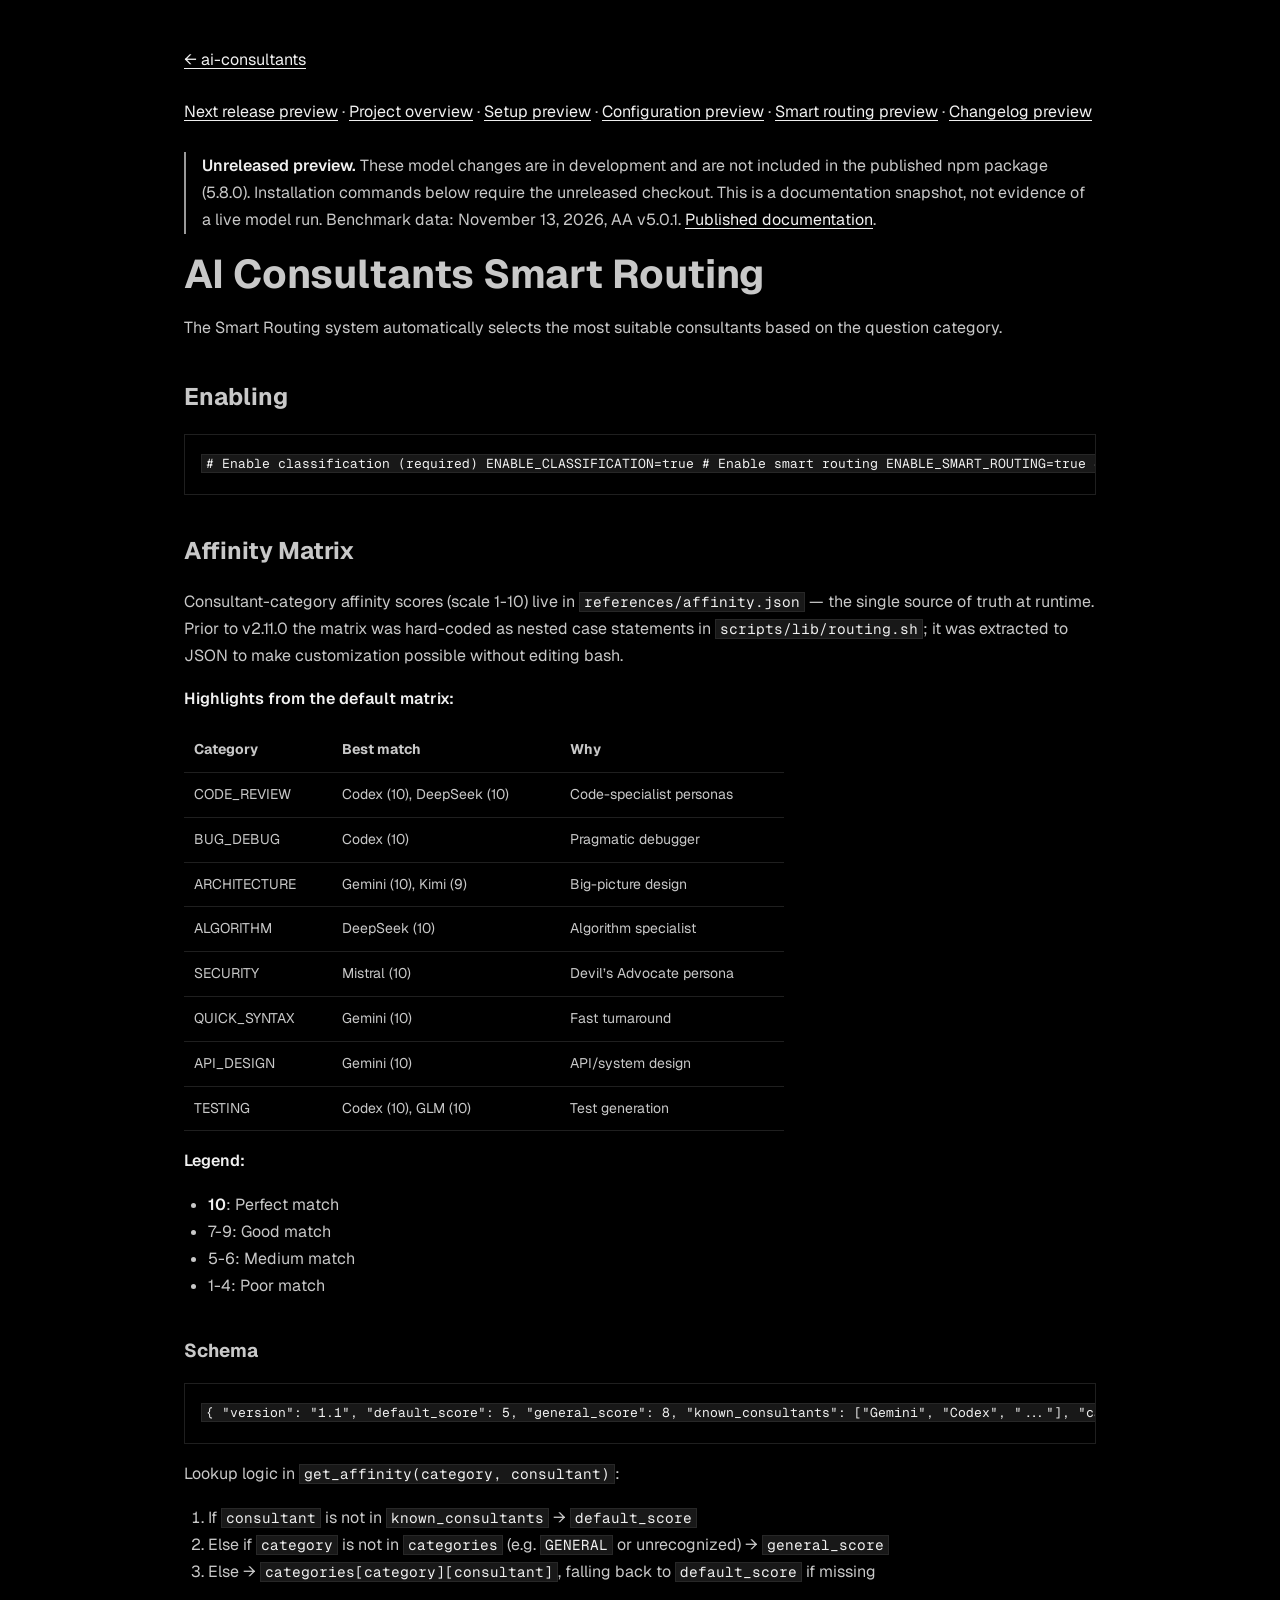
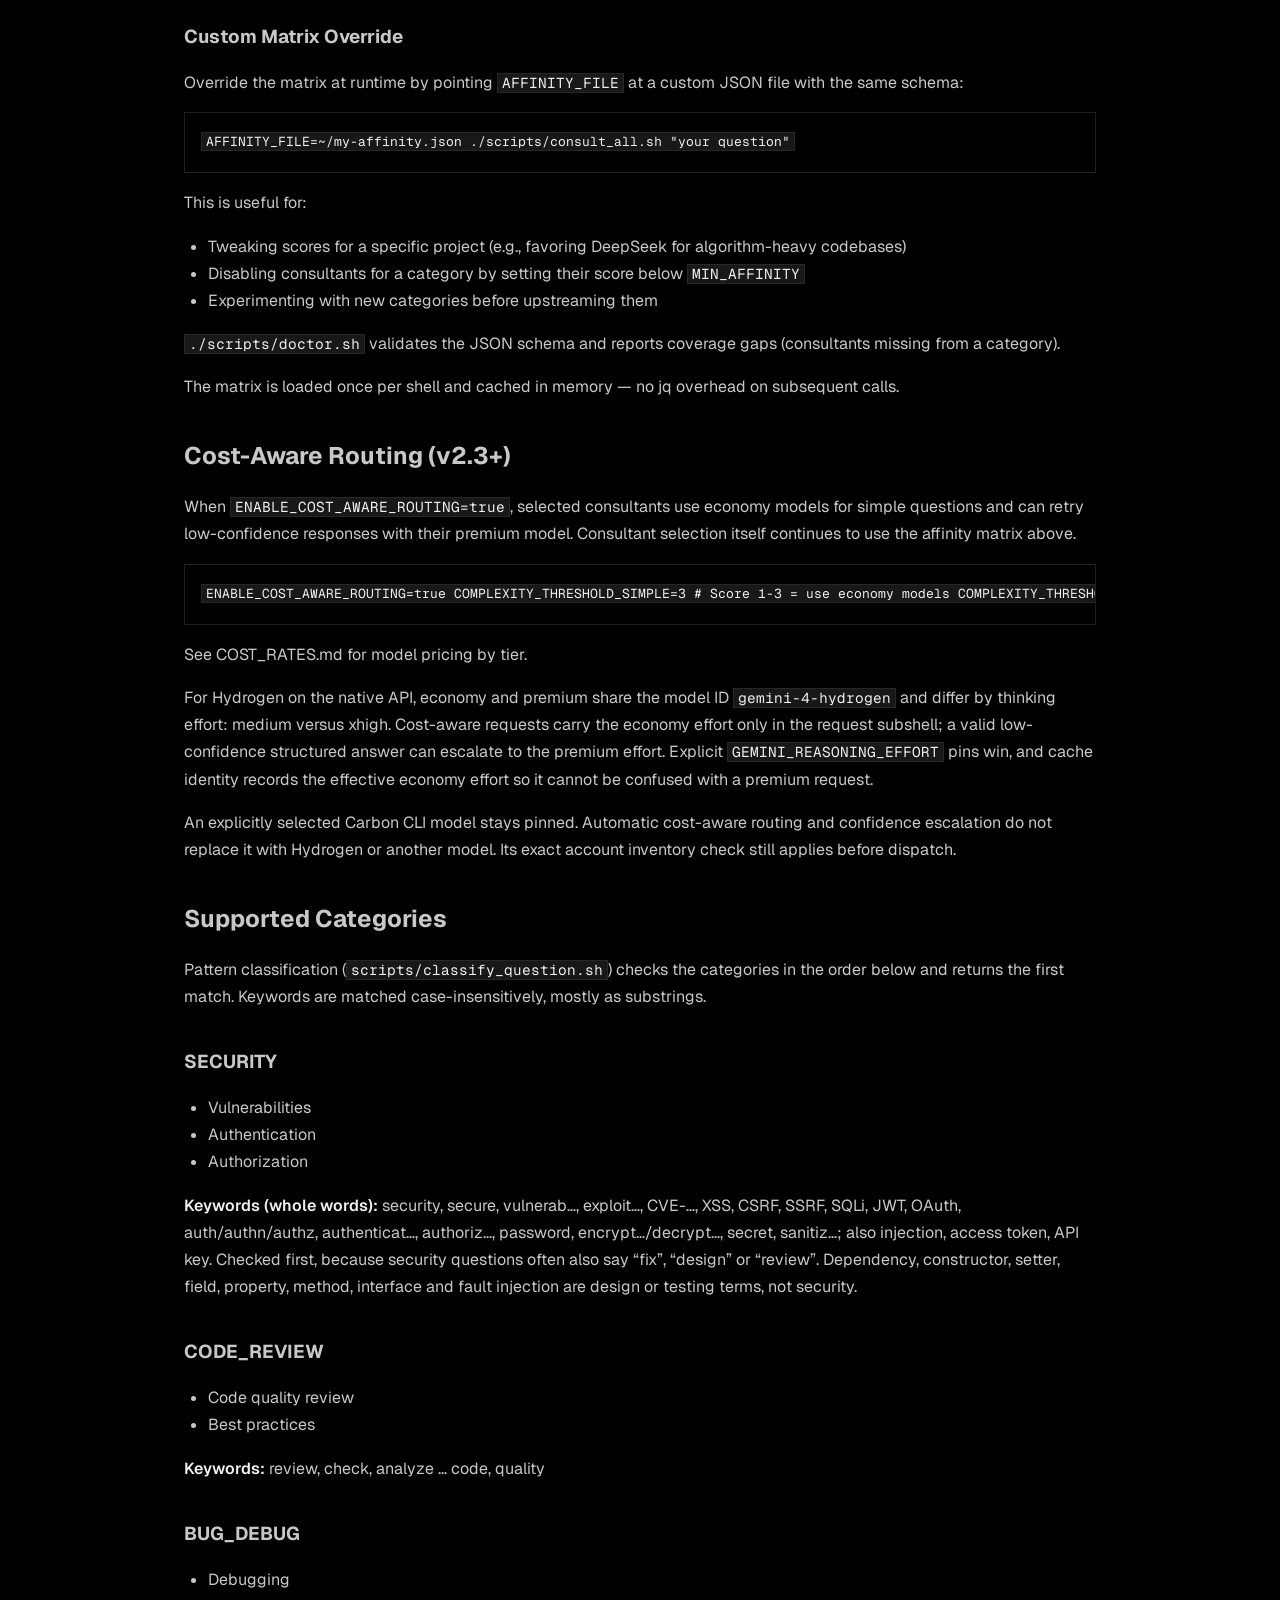
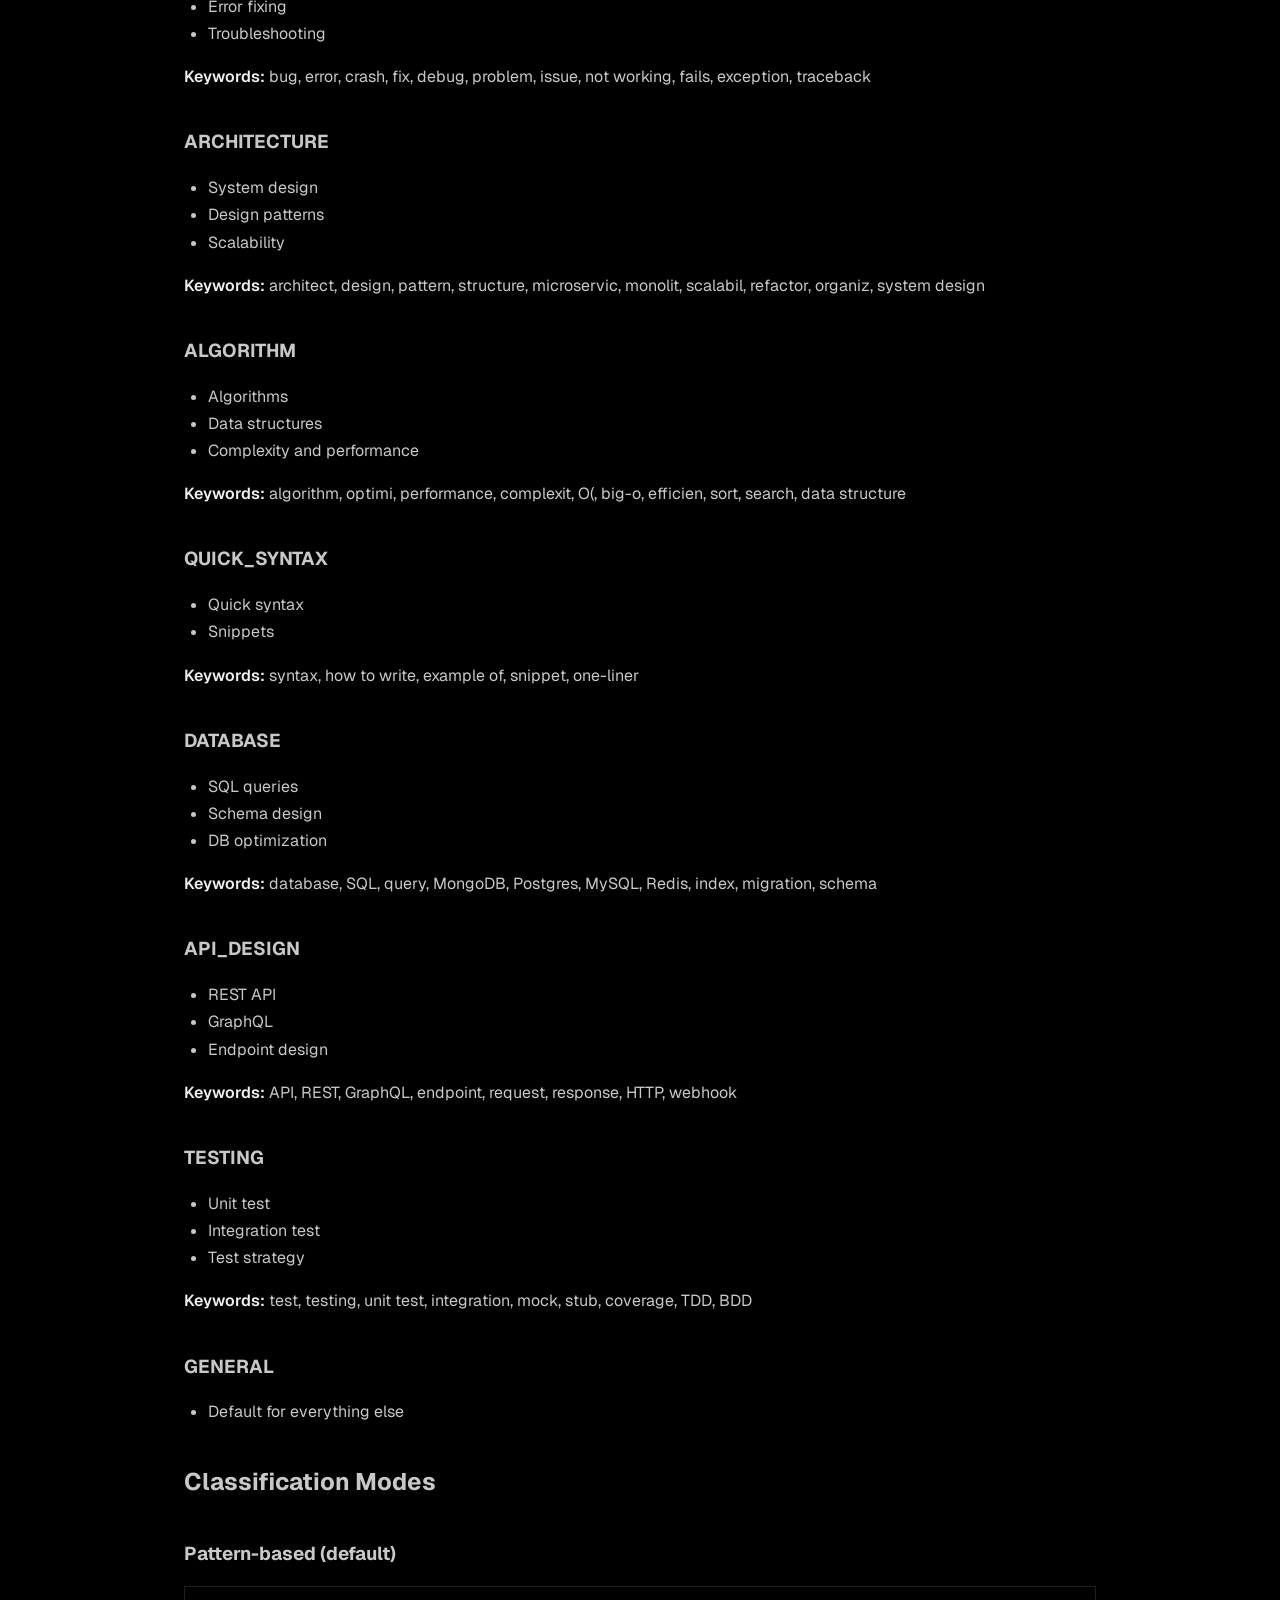
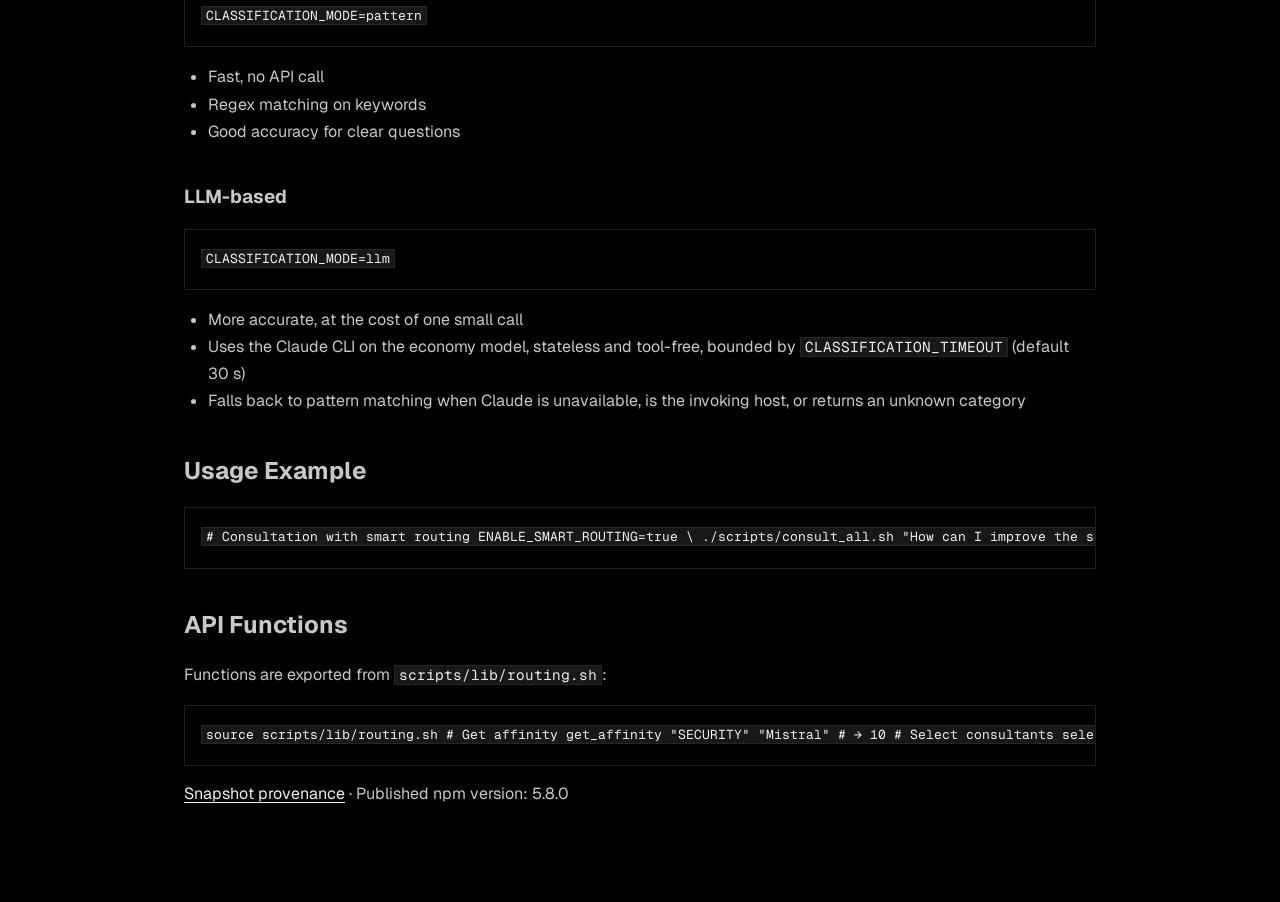
<file: next/routing.html>
<!DOCTYPE html>
<html lang="en">
<head>
    <meta charset="UTF-8">
    <meta name="viewport" content="width=device-width, initial-scale=1.0">
    <title>Smart routing preview — ai-consultants</title>
    <meta name="description" content="Unreleased documentation preview: Fable 5.2, Gemini 4 Hydrogen and Carbon, measured with Artificial Analysis v5.0.1.">
    <meta name="theme-color" content="#000000">

    <!-- SEO -->
    <link rel="canonical" href="https://aiconsultants.sh/next/routing.html">
    <meta name="robots" content="index, follow">
    <meta name="author" content="Matteo Scurati">
    <meta name="keywords" content="ai-consultants, multiple AI models, second opinion, design review, threat modeling, Claude Code skill, Codex, Gemini, Mistral, npx ai-consultants">

    <!-- Open Graph -->
    <meta property="og:type" content="website">
    <meta property="og:url" content="https://aiconsultants.sh/next/routing.html">
    <meta property="og:site_name" content="ai-consultants">
    <meta property="og:title" content="Smart routing preview — ai-consultants">
    <meta property="og:description" content="Unreleased model integration and documentation preview.">
    <meta property="og:image" content="https://aiconsultants.sh/og-image.png">
    <meta property="og:image:width" content="1200">
    <meta property="og:image:height" content="630">
    <meta property="og:image:alt" content="A real ai-consultants run: one question, answers from Gemini, Codex and Mistral, and one merged list of risks and edge cases tagged with the models that raised each.">

    <!-- Twitter -->
    <meta name="twitter:card" content="summary_large_image">
    <meta name="twitter:title" content="Smart routing preview — ai-consultants">
    <meta name="twitter:description" content="Unreleased model integration and documentation preview.">
    <meta name="twitter:image" content="https://aiconsultants.sh/og-image.png">
    <meta name="twitter:image:alt" content="A real ai-consultants run: one question, answers from Gemini, Codex and Mistral, and one merged list of risks and edge cases tagged with the models that raised each.">

    <!-- JSON-LD Structured Data (softwareVersion is rewritten at release by sync_site.sh) -->
    

    <script defer src="https://cloud.umami.is/script.js" data-website-id="ed9fc15a-2479-44ad-b6ff-e32001f8ea1d"></script>

    <link rel="preconnect" href="https://fonts.googleapis.com">
    <link rel="preconnect" href="https://fonts.gstatic.com" crossorigin>
    <link href="https://fonts.googleapis.com/css2?family=Geist:wght@400;500;600;700&amp;family=Geist+Mono:wght@400;500;600&amp;display=swap" rel="stylesheet">
    <link rel="icon" href="/favicon.svg" type="image/svg+xml">
    <link rel="icon" href="/favicon-32.png" type="image/png" sizes="32x32">
    <link rel="apple-touch-icon" href="/apple-touch-icon.png">
    <script>
        // Motion is opt-in: only without reduced motion, and dropped if the page script never runs
        if (!(window.matchMedia && window.matchMedia('(prefers-reduced-motion: reduce)').matches)) {
            document.documentElement.classList.add('motion');
            setTimeout(function () { if (!window.__aicMotion) document.documentElement.classList.remove('motion'); }, 3000);
        }
    </script>
    <style>
        *, *::before, *::after { margin: 0; padding: 0; box-sizing: border-box; }

        :root {
            color-scheme: dark;
            --bg: #000000;
            --bg-elevated: #181818;
            --bg-card: #1F1F1F;
            --border: #1F1F1F;
            --border-light: #272727;
            --border-strong: #313131;
            --border-bright: #e6e6e6;
            --text: #f0f0f0;
            --text-body: #c8c8c8;
            --text-secondary: #b0b0b0;
            --text-muted: #9a9a9a;      /* about 7:1 on --bg */
            --accent: #e9b250;          /* one meaning only: raised by only one model */
            --font-body: 'Geist', system-ui, -apple-system, sans-serif;
            --font-mono: 'Geist Mono', ui-monospace, SFMono-Regular, Menlo, monospace;
            --gutter: 24px;
            /* Motion: --ease for UI states, --e/--e2/--io for the load and story choreography */
            --ease: cubic-bezier(0.22, 1, 0.36, 1);
            --e: cubic-bezier(0.16, 1, 0.3, 1);
            --e2: cubic-bezier(0.33, 1, 0.68, 1);
            --io: cubic-bezier(0.65, 0, 0.35, 1);
        }

        html { scroll-behavior: smooth; scroll-padding-top: 96px; -webkit-text-size-adjust: 100%; }

        body {
            font-family: var(--font-body);
            font-size: 16px;
            line-height: 24px;
            background: var(--bg);
            color: var(--text-body);
            -webkit-font-smoothing: antialiased;
            overflow-wrap: break-word;
        }

        h1, h2, h3 { text-wrap: balance; }
        p, li, dd { text-wrap: pretty; }

        a { color: var(--text); text-underline-offset: 3px; transition: color 0.3s var(--ease), border-color 0.3s var(--ease); }
        strong { color: var(--text); font-weight: 600; }

        code {
            font-family: var(--font-mono);
            font-size: 0.875em;
            color: var(--text);
            background: var(--bg-elevated);
            border: 1px solid var(--border-light);
            padding: 0 4px;
            overflow-wrap: anywhere;
        }

        :focus-visible { outline: 2px solid var(--text); outline-offset: 4px; }

        .sr-only {
            position: absolute; width: 1px; height: 1px; padding: 0; margin: -1px;
            overflow: hidden; clip: rect(0, 0, 0, 0); white-space: nowrap; border: 0;
        }

        .skip-link {
            position: absolute; left: 16px; top: -48px; z-index: 300;
            background: var(--text); color: var(--bg);
            font-family: var(--font-mono); font-size: 14px; line-height: 20px;
            padding: 8px 12px; text-decoration: none;
        }
        .skip-link:focus { top: 12px; }

        .container { max-width: 1200px; margin: 0 auto; padding: 0 var(--gutter); }
        .prose { max-width: 680px; }

        /* ——— NAV: floats off the top edge, sized to its content ——— */
        .site-nav {
            position: sticky; top: 12px; z-index: 100;
            margin-top: 12px;
            padding: 0 var(--gutter);
        }

        .nav-inner {
            position: relative; isolation: isolate;
            display: flex; align-items: center; justify-content: space-between; gap: 48px;
            width: fit-content; max-width: 100%;
            height: 56px; margin: 0 auto; padding: 0 16px 0 24px;
        }
        /* The blurred surface lives on a pseudo element, so the fixed mobile panel is not trapped by backdrop-filter */
        .nav-inner::before {
            content: ""; position: absolute; inset: 0; z-index: -1;
            background: rgba(0, 0, 0, 0.72);
            -webkit-backdrop-filter: blur(12px);
            backdrop-filter: blur(12px);
            border: 1px solid var(--border-light);
        }

        .wordmark {
            font-family: var(--font-mono);
            font-size: 14px; line-height: 20px; font-weight: 600;
            color: var(--text); text-decoration: none;
            letter-spacing: -0.02em;
        }

        .nav-links { display: flex; align-items: center; gap: 24px; list-style: none; }

        .nav-links a {
            font-family: var(--font-mono);
            font-size: 14px; line-height: 20px;
            color: var(--text-secondary);
            text-decoration: none;
            display: inline-flex; align-items: center; gap: 8px;
        }
        .nav-links a:hover { color: var(--text); }
        .nav-links a.current { color: var(--text); }
        .nav-links img { height: 20px; width: auto; display: block; }

        .menu-btn {
            display: none;
            align-items: center; gap: 12px;
            background: none; border: 1px solid var(--border-light);
            color: var(--text); cursor: pointer;
            font-family: var(--font-mono); font-size: 14px; line-height: 20px; font-weight: 600;
            padding: 4px 12px;
            transition: border-color 0.3s var(--ease), transform 0.3s var(--ease);
        }
        .menu-btn:hover { border-color: var(--text-muted); }
        .menu-btn:active { transform: scale(0.98); }
        .menu-btn .bars { position: relative; display: block; width: 16px; height: 12px; }
        .menu-btn .bars span {
            position: absolute; left: 0; right: 0; height: 2px; background: var(--text);
            transition: transform 0.5s var(--ease), opacity 0.3s var(--ease);
        }
        .menu-btn .bars span:nth-child(1) { top: 0; }
        .menu-btn .bars span:nth-child(2) { top: 5px; }
        .menu-btn .bars span:nth-child(3) { top: 10px; }
        .menu-btn[aria-expanded="true"] .bars span:nth-child(1) { transform: translateY(5px) rotate(45deg); }
        .menu-btn[aria-expanded="true"] .bars span:nth-child(2) { opacity: 0; }
        .menu-btn[aria-expanded="true"] .bars span:nth-child(3) { transform: translateY(-5px) rotate(-45deg); }

        /* ——— SHARED ——— */
        .section-label {
            font-family: var(--font-mono);
            font-size: 14px; line-height: 20px; font-weight: 500;
            color: var(--text-muted);
            margin-bottom: 16px;
        }

        section { padding: 80px 0 96px; border-bottom: 1px solid var(--border); }

        section h2 {
            font-size: 36px; line-height: 40px;
            font-weight: 600; letter-spacing: -0.025em;
            color: var(--text);
            margin-bottom: 24px;
            max-width: 680px;
        }

        .lead { font-size: 18px; line-height: 28px; color: var(--text-body); max-width: 680px; margin-bottom: 40px; }

        /* Command block: real text, wraps instead of scrolling, own copy button */
        .cmd {
            display: flex; align-items: flex-start; gap: 12px;
            background: var(--bg-elevated);
            border: 1px solid var(--border-light);
            padding: 12px 12px 12px 16px;
            font-family: var(--font-mono); font-size: 14px; line-height: 20px;
            color: var(--text);
        }
        .cmd-line { flex: 1; min-width: 0; white-space: pre-wrap; overflow-wrap: anywhere; }
        .cmd code.cmd-line { background: none; border: 0; padding: 0; font-size: inherit; color: inherit; }
        .prompt { color: var(--text-muted); user-select: none; -webkit-user-select: none; }

        .copy {
            flex: none;
            font-family: var(--font-mono); font-size: 12px; line-height: 16px; font-weight: 600;
            color: var(--text); background: transparent;
            border: 1px solid var(--border-strong);
            padding: 2px 8px; cursor: pointer;
            transition: border-color 0.3s var(--ease), background-color 0.3s var(--ease), transform 0.3s var(--ease);
        }
        .copy:hover { border-color: var(--text-muted); background: var(--bg-card); }
        .copy:active { transform: scale(0.98); }

        /* ——— HERO ——— */
        .hero { padding: 64px 0 96px; border-bottom: 1px solid var(--border); }

        .hero-grid { display: grid; grid-template-columns: minmax(0, 1fr); gap: 48px; }

        .eyebrow {
            font-family: var(--font-mono);
            font-size: 14px; line-height: 20px; color: var(--text-secondary);
            margin-bottom: 16px; max-width: 46ch;
        }

        .hero h1 {
            font-size: 36px; line-height: 40px;
            font-weight: 600; letter-spacing: -0.03em;
            color: var(--text);
            background: linear-gradient(90deg, #FFFFFF, #9B9B9B);
            -webkit-background-clip: text; background-clip: text;
            -webkit-text-fill-color: transparent;
            max-width: 680px;
            margin-bottom: 24px;
        }

        .subhead { font-size: 18px; line-height: 28px; color: var(--text-body); margin-bottom: 32px; max-width: 60ch; }

        .cta-label {
            font-family: var(--font-mono);
            font-size: 14px; line-height: 20px; font-weight: 500;
            color: var(--text); margin-bottom: 12px;
        }

        .cmd-hero {
            background: var(--bg);
            border-color: var(--border-bright);
            color: #fff;
        }
        .cmd-hero .copy {
            font-size: 14px; line-height: 20px;
            padding: 8px 12px; margin: -4px -4px -4px 0;
            background: var(--text); color: var(--bg);
            border-color: var(--text);
        }
        .cmd-hero .copy:hover { background: #fff; border-color: #fff; }

        .card-video { display: block; width: 100%; height: auto; background: var(--bg); border-bottom: 1px solid var(--border); }
        .cmd-hero + .cmd-hero { margin-top: 8px; }
        .cmd-hint { display: block; color: var(--text-muted); font-size: 12px; line-height: 16px; margin-top: 4px; user-select: none; -webkit-user-select: none; }
        .r-gloss { color: var(--text-secondary); font-size: 12px; line-height: 16px; font-weight: 400; }

        .cta-notes { margin-top: 16px; display: grid; gap: 8px; max-width: 60ch; }
        .cta-notes p { font-size: 14px; line-height: 20px; color: var(--text-secondary); }

        .quiet-link {
            display: inline-block; margin-top: 24px;
            font-family: var(--font-mono); font-size: 14px; line-height: 20px;
            color: var(--text-secondary); text-decoration: none;
            border-bottom: 1px solid var(--border-strong);
            padding-bottom: 2px;
        }
        .quiet-link:hover { color: var(--text); border-color: var(--text-muted); }

        /* Example card: selectable monospace text in a terminal frame */
        .card {
            background: var(--bg-elevated);
            border: 1px solid var(--border-light);
            min-width: 0;
        }

        .card-bar {
            display: flex; align-items: center; gap: 8px;
            height: 32px; padding: 0 16px;
            border-bottom: 1px solid var(--border);
        }
        .card-bar i { width: 8px; height: 8px; border-radius: 9999px; background: var(--border-strong); display: block; }

        .card-body { padding: 24px; font-family: var(--font-mono); font-size: 14px; line-height: 20px; }

        .card-label {
            font-size: 12px; line-height: 16px; font-weight: 500;
            color: var(--text-muted);
            margin-bottom: 8px;
        }

        .r-outcome { color: var(--text-body); }
        .r-outcome b { color: var(--text); font-weight: 500; }
        .r-head { color: var(--text); font-weight: 500; margin: 16px 0 8px; }

        /* The story keeps the list at its resting height, so the page never shifts */
        .r-clip { overflow: hidden; }
        .r-list { list-style: none; display: grid; gap: 12px; }
        .r-list li { display: grid; grid-template-columns: 16px minmax(0, 1fr); }
        .r-list li::before { content: "-"; color: var(--text-muted); }
        .kind { color: var(--text-muted); }
        .point { color: var(--text-body); }
        .by { color: var(--text-muted); white-space: nowrap; }
        .by b { color: var(--text); font-weight: 500; }
        .solo { color: var(--accent); display: inline-block; }

        .legend { margin-top: 16px; color: var(--text-secondary); font-size: 12px; line-height: 16px; }

        .show-all {
            margin-top: 16px;
            font-family: var(--font-mono); font-size: 12px; line-height: 16px; font-weight: 600;
            color: var(--text); background: none;
            border: 1px solid var(--border-strong);
            padding: 4px 8px; cursor: pointer;
            transition: border-color 0.3s var(--ease), transform 0.3s var(--ease);
        }
        .show-all:hover { border-color: var(--text-muted); }
        .show-all:active { transform: scale(0.98); }

        .card figcaption {
            border-top: 1px solid var(--border);
            padding: 12px 24px;
            font-size: 14px; line-height: 20px; color: var(--text-muted);
        }

        /* ——— HOW IT WORKS ——— */
        .pipeline {
            display: flex; flex-wrap: wrap; gap: 8px; align-items: center;
            margin-bottom: 40px;
            font-family: var(--font-mono); font-size: 14px; line-height: 20px;
            list-style: none;
        }
        .pipeline-step {
            padding: 8px 16px; border: 1px solid var(--border-light); color: var(--text-secondary);
            transition: border-color 0.3s var(--ease), color 0.3s var(--ease), background-color 0.3s var(--ease);
        }
        .pipeline-step.lit { border-color: var(--text-muted); color: var(--text); background: var(--bg-elevated); }
        .pipeline-arrow { color: var(--text-muted); }

        .diagram { display: none; margin: 0 0 64px; }
        .diagram svg { width: 100%; height: auto; display: block; overflow: visible; }
        .diagram .box { fill: var(--bg-elevated); stroke: var(--border-strong); transition: stroke 0.3s var(--ease); }
        .diagram .lit .box { stroke: var(--text); }
        .diagram .line { fill: none; stroke: var(--border-strong); stroke-width: 1.5; }
        .diagram .track { stroke: var(--border-light); stroke-width: 4; }
        .diagram .fill { stroke: var(--text-muted); stroke-width: 4; }
        .diagram .skip { fill: none; stroke: var(--border-strong); stroke-dasharray: 6 4; }
        .diagram text { font-family: var(--font-mono); font-size: 14px; fill: var(--text-body); transition: fill 0.3s var(--ease); }
        .diagram text.strong, .diagram .lit text { fill: var(--text); }
        .diagram text.dim { fill: var(--text-muted); }
        .diagram .pulse { fill: #fff; opacity: 0; }
        .diagram .halo { fill: #fff; opacity: 0; }

        .steps { list-style: none; display: grid; gap: 32px; }
        .step { display: grid; grid-template-columns: 48px minmax(0, 1fr); gap: 16px; }
        .step-num { font-family: var(--font-mono); font-size: 14px; line-height: 20px; color: var(--text-muted); padding-top: 4px; font-variant-numeric: tabular-nums; }
        .step:target .step-num { color: var(--text); }
        .step h3 { font-size: 20px; line-height: 28px; font-weight: 600; color: var(--text); margin-bottom: 8px; }
        .step p { font-size: 16px; line-height: 24px; color: var(--text-body); max-width: 65ch; }

        .footnote {
            margin-top: 40px; max-width: 768px;
            font-size: 14px; line-height: 20px; color: var(--text-secondary);
            border-top: 1px solid var(--border); padding-top: 16px;
        }

        /* ——— WHEN ——— */
        .when-grid { display: grid; grid-template-columns: minmax(0, 1fr); gap: 40px; margin-bottom: 40px; }

        .col-title {
            font-family: var(--font-mono);
            font-size: 14px; line-height: 20px; font-weight: 500;
            color: var(--text);
            padding-bottom: 8px; margin-bottom: 24px;
            border-bottom: 1px solid var(--border-light);
        }

        .use-list, .skip-list { list-style: none; display: grid; gap: 24px; }
        .use-list li, .skip-list li { position: relative; padding-left: 24px; font-size: 16px; line-height: 24px; }
        .use-list li::before, .skip-list li::before {
            position: absolute; left: 0; top: 0;
            font-family: var(--font-mono); color: var(--text-secondary);
        }
        .use-list li::before { content: "\2713"; }
        .skip-list li::before { content: "\2715"; }
        .skip-list { gap: 16px; }

        .situation { display: block; color: var(--text); font-weight: 600; margin-bottom: 8px; }
        .q {
            display: inline-block;
            font-family: var(--font-mono); font-size: 12px; line-height: 16px;
            color: var(--text-body);
            background: var(--bg-elevated);
            padding: 8px 12px;
            overflow-wrap: anywhere;
        }
        .q-extra { display: block; margin-top: 8px; color: var(--text-body); }

        .measured { background: var(--bg-elevated); padding: 24px; }
        .measured h3 { font-size: 16px; line-height: 24px; font-weight: 600; color: var(--text); margin-bottom: 8px; }
        .measured p { font-size: 16px; line-height: 24px; color: var(--text-body); max-width: 65ch; }

        /* ——— WORKS WITH ——— */
        .chip-row { display: grid; grid-template-columns: minmax(0, 1fr); gap: 12px; margin-bottom: 32px; }
        .row-label {
            font-family: var(--font-mono);
            font-size: 14px; line-height: 20px; font-weight: 500;
            color: var(--text-muted);
            padding-top: 4px;
        }
        .chips { list-style: none; display: flex; flex-wrap: wrap; gap: 8px; }
        .chips li {
            font-family: var(--font-mono); font-size: 14px; line-height: 20px;
            color: var(--text);
            border: 1px solid var(--border-light);
            padding: 4px 12px;
            transition: border-color 0.3s var(--ease), background-color 0.3s var(--ease);
        }
        .chips li.lit { border-color: var(--text-muted); background: var(--bg-elevated); }
        .works-note { max-width: 680px; font-size: 16px; line-height: 24px; color: var(--text-body); margin-top: 8px; }
        .small-print { margin-top: 24px; font-size: 14px; line-height: 20px; color: var(--text-muted); }

        /* ——— BEFORE YOU RUN ——— */
        .facts { display: grid; gap: 0; border-top: 1px solid var(--border-light); max-width: 900px; }
        .fact { display: grid; grid-template-columns: minmax(0, 1fr); gap: 8px; padding: 24px 0; border-bottom: 1px solid var(--border-light); }
        .fact dt {
            font-family: var(--font-mono);
            font-size: 14px; line-height: 20px; font-weight: 500;
            color: var(--text);
            padding-top: 2px;
        }
        .fact dd { font-size: 16px; line-height: 24px; color: var(--text-body); max-width: 70ch; }

        /* ——— GET STARTED ——— */
        .prereq { background: var(--bg-elevated); padding: 24px; margin-bottom: 32px; max-width: 820px; }
        .box-label {
            font-family: var(--font-mono);
            font-size: 14px; line-height: 20px; font-weight: 500;
            color: var(--text); margin-bottom: 12px;
        }
        .prereq > ul { list-style: none; display: grid; gap: 16px; }
        .prereq > ul > li { font-size: 16px; line-height: 24px; color: var(--text-body); padding-left: 16px; position: relative; }
        .prereq > ul > li::before { content: "-"; position: absolute; left: 0; color: var(--text-muted); }
        .cli-list { display: grid; gap: 12px; margin-top: 12px; }
        .cli-list > div { display: grid; grid-template-columns: minmax(0, 1fr); gap: 4px; }
        .cli-list dt { font-family: var(--font-mono); font-size: 14px; line-height: 20px; color: var(--text); }
        .cli-list dd { font-size: 14px; line-height: 20px; color: var(--text-secondary); }
        .cli-list .cmd { background: var(--bg); padding: 8px 8px 8px 12px; margin-bottom: 4px; }

        .tabs { max-width: 820px; }
        .tablist { display: flex; gap: 0; border-bottom: 1px solid var(--border-light); margin-bottom: 24px; flex-wrap: wrap; }
        .tab {
            font-family: var(--font-mono); font-size: 14px; line-height: 20px;
            color: var(--text-secondary); background: none;
            border: 0; border-bottom: 2px solid transparent;
            padding: 12px 16px; margin-bottom: -1px;
            cursor: pointer;
            transition: color 0.3s var(--ease), border-color 0.3s var(--ease);
        }
        .tab[aria-selected="true"] { color: var(--text); border-bottom-color: var(--text); }
        .tab:hover { color: var(--text); }
        .no-js .tablist { display: none; }
        .panel-title { display: none; }
        .no-js .panel-title { display: block; font-family: var(--font-mono); font-size: 14px; line-height: 20px; color: var(--text); margin: 24px 0 12px; }

        .setup-steps { list-style: none; display: grid; gap: 24px; }
        .setup-steps li { display: grid; grid-template-columns: 32px minmax(0, 1fr); gap: 8px; }
        .setup-n { font-family: var(--font-mono); font-size: 14px; line-height: 20px; color: var(--text-muted); padding-top: 12px; font-variant-numeric: tabular-nums; }
        .setup-steps p, .panel-text { font-size: 14px; line-height: 20px; color: var(--text-secondary); margin-top: 8px; }
        .cmd-stack { display: grid; gap: 12px; }
        .panel-text.then { margin: 8px 0 0; color: var(--text-body); }

        .warn {
            max-width: 820px; margin-top: 32px;
            background: var(--bg-elevated);
            padding: 16px 24px;
            font-size: 16px; line-height: 24px; color: var(--text-body);
        }

        .more-link {
            display: inline-block; margin-top: 24px;
            font-size: 16px; line-height: 24px; color: var(--text); text-decoration: none;
            border-bottom: 1px solid var(--border-strong);
        }
        .more-link:hover { border-color: var(--text); }

        /* ——— FAQ: question and answer side by side, always open ——— */
        .faq { max-width: 1040px; border-top: 1px solid var(--border-light); }
        .faq-item { display: grid; grid-template-columns: minmax(0, 1fr); gap: 8px; padding: 24px 0; border-bottom: 1px solid var(--border-light); }
        .faq dt { font-size: 18px; line-height: 28px; font-weight: 600; color: var(--text); }
        .faq dd { font-size: 16px; line-height: 24px; color: var(--text-body); max-width: 65ch; }
        .faq-more { margin-top: 32px; }

        /* ——— FOOTER ——— */
        footer { padding: 48px 0 64px; }
        .footer-main { display: flex; flex-wrap: wrap; justify-content: space-between; align-items: flex-start; gap: 24px; margin-bottom: 24px; }
        .footer-links { display: flex; flex-wrap: wrap; gap: 8px 24px; list-style: none; max-width: 680px; }
        .footer-links a {
            font-family: var(--font-mono); font-size: 14px; line-height: 20px;
            color: var(--text-secondary); text-decoration: none;
        }
        .footer-links a:hover { color: var(--text); }
        .shields { display: flex; flex-wrap: wrap; gap: 8px; align-items: center; }
        .shields a { display: inline-flex; }
        .shields img { height: 20px; width: auto; display: block; }
        .footer-fine { font-size: 12px; line-height: 16px; color: var(--text-muted); max-width: 820px; }
        .footer-fine a { color: var(--text-secondary); }

        /* ——— TOAST ——— */
        .toast {
            position: fixed; bottom: 24px; left: 50%;
            transform: translateX(-50%) translateY(16px);
            width: max-content; max-width: calc(100vw - 32px);
            font-family: var(--font-mono); font-size: 14px; line-height: 20px;
            color: var(--text); background: var(--bg-card);
            border: 1px solid var(--border-strong);
            padding: 8px 16px;
            opacity: 0; pointer-events: none;
            transition: opacity 0.3s var(--ease), transform 0.5s var(--ease);
            z-index: 200;
        }
        .toast.show { opacity: 1; transform: translateX(-50%) translateY(0); }

        /* ——— MOTION ———
           Only active when JS added html.motion (never under reduced motion), so without JS
           every element sits in its final state. */

        /* Page load: the hero copy and the example card rise and resolve from blur */
        .motion .k-up, .motion .k-left, .motion .k-pop, .motion .k-card, .motion .k-fade {
            transition: transform 1.05s var(--e) var(--d, 0s), opacity 0.75s var(--e2) var(--d, 0s), filter 0.75s var(--e2) var(--d, 0s);
        }
        .motion .k-card { transition-duration: 0.9s, 0.6s, 0.6s; }
        .motion .hero:not(.in) .k-up { opacity: 0; transform: translateY(10px); filter: blur(4px); }
        .motion .hero:not(.in) .k-left { opacity: 0; transform: translateX(-10px); filter: blur(4px); }
        .motion .hero:not(.in) .k-pop { opacity: 0; transform: scale(0.86); filter: blur(4px); }
        .motion .hero:not(.in) .k-card { opacity: 0; transform: translateY(24px) scale(0.985); filter: blur(6px); }
        .motion .hero:not(.in) .k-fade { opacity: 0; }

        .hero .eyebrow { --d: 0s; }
        .hero h1 { --d: 0.08s; }
        .hero .subhead { --d: 0.16s; }
        .hero .cta > :nth-child(1) { --d: 0.26s; }
        .hero .cta > :nth-child(2) { --d: 0.32s; }
        .hero .cta > :nth-child(3) { --d: 0.38s; }
        .hero .cta > :nth-child(4) { --d: 0.46s; }
        .hero .cta > :nth-child(5) { --d: 0.52s; }
        .hero .card { --d: 0.18s; }
        .hero .card-bar i:nth-child(1) { --d: 0.34s; }
        .hero .card-bar i:nth-child(2) { --d: 0.38s; }
        .hero .card-bar i:nth-child(3) { --d: 0.42s; }
        .hero .card-video { --d: 0.4s; }
        .hero .card-label { --d: 0.5s; }
        .hero .r-outcome { --d: 0.56s; }
        .hero .r-gloss { --d: 0.6s; }
        .hero .r-head { --d: 0.64s; }
        .hero .r-list > li:nth-child(1) { --d: 0.7s; }
        .hero .r-list > li:nth-child(2) { --d: 0.76s; }
        .hero .r-list > li:nth-child(3) { --d: 0.82s; }
        .hero .r-list > li:nth-child(4) { --d: 0.88s; }
        .hero .r-list > li:nth-child(2) .solo { --d: 0.86s; }
        .hero .r-list > li:nth-child(3) .solo { --d: 0.92s; }
        .hero .r-list > li:nth-child(4) .solo { --d: 0.98s; }
        .hero .legend, .hero .show-all { --d: 1s; }
        .hero figcaption { --d: 1.06s; }

        /* Diagram: nodes pop in reading order, connectors draw on, the merged list fills like progress */
        .motion .diagram .node { transform-box: fill-box; transform-origin: center; transition: transform 1.05s var(--e) var(--d, 0s), opacity 0.75s var(--e2) var(--d, 0s); }
        .motion .diagram:not(.in) .node { opacity: 0; transform: scale(0.86); }
        .motion .diagram .line, .motion .diagram .fill { stroke-dasharray: 1; transition: stroke-dashoffset 0.9s var(--io) var(--d, 0s); }
        .motion .diagram .fill { transition-duration: 0.7s; }
        .motion .diagram:not(.in) .line, .motion .diagram:not(.in) .fill { stroke-dashoffset: 1; }
        .motion .diagram .k-fade { transition: opacity 0.75s var(--e2) var(--d, 0s); }
        .motion .diagram:not(.in) .k-fade { opacity: 0; }
        .diagram .n-q { --d: 0s; }
        .diagram .in-path { --d: 0.12s; }
        .diagram .n-m1 { --d: 0.3s; }
        .diagram .n-m2 { --d: 0.36s; }
        .diagram .n-m3 { --d: 0.42s; }
        .diagram .out-path { --d: 0.5s; }
        .diagram .n-out { --d: 0.78s; }
        .diagram .fill:nth-of-type(1) { --d: 1s; }
        .diagram .fill:nth-of-type(2) { --d: 1.08s; }
        .diagram .fill:nth-of-type(3) { --d: 1.16s; }
        .diagram .n-skip { --d: 1.3s; }

        /* Text sections: rise and fade in once as they enter the viewport */
        .motion [data-reveal] { transition: opacity 0.7s var(--ease) var(--d, 0s), transform 0.7s var(--ease) var(--d, 0s); }
        .motion [data-reveal]:not(.in) { opacity: 0; transform: translateY(16px); }

        /* ——— RESPONSIVE ——— */
        @media (min-width: 640px) {
            code { white-space: nowrap; }
            .cmd code.cmd-line { white-space: pre-wrap; }
        }

        @media (min-width: 720px) {
            .cli-list > div { grid-template-columns: 72px minmax(0, 1fr); gap: 12px; }
            .cli-list dt { padding-top: 8px; }
            .chip-row { grid-template-columns: 168px minmax(0, 1fr); gap: 16px; }
            .fact { grid-template-columns: 168px minmax(0, 1fr); gap: 24px; }
        }

        @media (min-width: 860px) {
            .when-grid { grid-template-columns: repeat(2, minmax(0, 1fr)); gap: 64px; }
            .faq-item { grid-template-columns: minmax(0, 5fr) minmax(0, 7fr); gap: 48px; }
        }

        @media (min-width: 900px) {
            .diagram { display: block; }
            .pipeline { display: none; }
        }

        @media (min-width: 1024px) {
            .hero { padding-top: 80px; }
            .hero-grid { grid-template-columns: minmax(0, 1fr) minmax(0, 1fr); gap: 64px; align-items: start; }
            .hero h1 { font-size: 48px; line-height: 1; }
            .show-all { display: none; }
        }

        @media (max-width: 1023px) {
            .card.collapsed .r-list > li:nth-child(n+4):not(.leave) { display: none; }
        }

        @media (max-width: 859px) {
            .nav-inner { width: 100%; }
            .menu-btn { display: inline-flex; }
            .nav-links {
                position: fixed; inset: 0; z-index: -2;
                display: flex; flex-direction: column; align-items: flex-start; gap: 24px;
                background: var(--bg);
                padding: 96px var(--gutter) 48px;
                opacity: 0; visibility: hidden;
                transition: opacity 0.3s var(--ease), visibility 0s linear 0.3s;
            }
            .nav-links a { font-family: var(--font-body); font-size: 24px; line-height: 32px; font-weight: 600; color: var(--text); }
            .nav-links li { opacity: 0; transform: translateY(8px); transition: opacity 0.3s var(--ease), transform 0.5s var(--ease); }
            .nav-links.open { opacity: 1; visibility: visible; transition: opacity 0.3s var(--ease), visibility 0s; }
            .nav-links.open li { opacity: 1; transform: none; }
            .nav-links.open li:nth-child(2) { transition-delay: 60ms; }
            .nav-links.open li:nth-child(3) { transition-delay: 120ms; }
            .nav-links.open li:nth-child(4) { transition-delay: 180ms; }
            .nav-links.open li:nth-child(5) { transition-delay: 240ms; }
            .no-js .nav-links { position: static; z-index: auto; opacity: 1; visibility: visible; flex-direction: row; flex-wrap: wrap; gap: 16px; padding: 0 0 12px; background: none; }
            .no-js .nav-links li { opacity: 1; transform: none; }
            .no-js .nav-links a { font-family: var(--font-mono); font-size: 14px; line-height: 20px; font-weight: 400; }
            .no-js .nav-inner { flex-wrap: wrap; height: auto; padding-top: 12px; }
            .no-js .menu-btn { display: none; }
        }

        @media (max-width: 639px) {
            :root { --gutter: 16px; }
            section { padding: 64px 0 80px; }
            section h2 { font-size: 30px; line-height: 36px; }
            .hero { padding: 48px 0 80px; }
            .subhead { font-size: 16px; line-height: 24px; }
            .lead { font-size: 16px; line-height: 24px; }
            .cmd-hero { padding: 12px; }
            .card-body { padding: 16px; }
            .card figcaption { padding: 12px 16px; }
            .by { white-space: normal; }
            .prereq { padding: 16px; }
            .measured { padding: 16px; }
            .warn { padding: 16px; }
        }

        @media (prefers-reduced-motion: reduce) {
            html { scroll-behavior: auto; }
            *, *::before, *::after { transition: none !important; }
        }
    </style>
<style>.preview{padding-top:48px;padding-bottom:80px;max-width:960px}.preview nav{margin:24px 0;line-height:2}.preview article{line-height:1.7;overflow-wrap:anywhere}.preview h1{font-size:2.5rem;line-height:1.2}.preview h2,.preview h3{margin:36px 0 14px}.preview p,.preview ul,.preview ol,.preview blockquote{margin:16px 0}.preview ul,.preview ol{padding-left:24px}.preview pre{overflow:auto;padding:16px;border:1px solid var(--border);margin:16px 0;white-space:pre}.preview table{border-collapse:collapse;min-width:600px;font-size:14px}.preview th,.preview td{padding:10px;text-align:left;border-bottom:1px solid var(--border)}.preview .table-scroll{overflow-x:auto}.preview blockquote{border-left:2px solid var(--text-muted);padding-left:16px}.preview a{text-decoration:underline}.preview code{font-size:.9em}.preview pre code{font-size:13px}</style></head><body><a class="skip-link" href="#main">Skip to content</a><main id="main" class="container preview"><a href="/">← ai-consultants</a><nav aria-label="Preview documentation"><a href="/next/">Next release preview</a> · <a href="/next/overview.html">Project overview</a> · <a href="/next/setup.html">Setup preview</a> · <a href="/next/configuration.html">Configuration preview</a> · <a href="/next/routing.html" aria-current="page">Smart routing preview</a> · <a href="/next/changelog.html">Changelog preview</a></nav><article><blockquote>
<p><strong>Unreleased preview.</strong> These model changes are in development and are not included in the published npm package (5.8.0). Installation commands below require the unreleased checkout. This is a documentation snapshot, not evidence of a live model run. Benchmark data: November 13, 2026, AA v5.0.1. <a href="/#get-started">Published documentation</a>.</p>
</blockquote>
<h1 id="ai-consultants-smart-routing">AI Consultants Smart Routing</h1>
<p>The Smart Routing system automatically selects the most suitable consultants based on the question category.</p>
<h2 id="enabling">Enabling</h2>
<pre><code class="language-bash"># Enable classification (required)
ENABLE_CLASSIFICATION=true

# Enable smart routing
ENABLE_SMART_ROUTING=true

# Minimum affinity to include a consultant (1-10)
MIN_AFFINITY=7
</code></pre>
<h2 id="affinity-matrix">Affinity Matrix</h2>
<p>Consultant-category affinity scores (scale 1-10) live in
<code>references/affinity.json</code> — the single source
of truth at runtime. Prior to v2.11.0 the matrix was hard-coded as nested
case statements in <code>scripts/lib/routing.sh</code>; it was extracted to JSON to make
customization possible without editing bash.</p>
<p><strong>Highlights from the default matrix:</strong></p>


















































<div class="table-scroll"><table><thead><tr><th>Category</th><th>Best match</th><th>Why</th></tr></thead><tbody><tr><td>CODE_REVIEW</td><td>Codex (10), DeepSeek (10)</td><td>Code-specialist personas</td></tr><tr><td>BUG_DEBUG</td><td>Codex (10)</td><td>Pragmatic debugger</td></tr><tr><td>ARCHITECTURE</td><td>Gemini (10), Kimi (9)</td><td>Big-picture design</td></tr><tr><td>ALGORITHM</td><td>DeepSeek (10)</td><td>Algorithm specialist</td></tr><tr><td>SECURITY</td><td>Mistral (10)</td><td>Devil’s Advocate persona</td></tr><tr><td>QUICK_SYNTAX</td><td>Gemini (10)</td><td>Fast turnaround</td></tr><tr><td>API_DESIGN</td><td>Gemini (10)</td><td>API/system design</td></tr><tr><td>TESTING</td><td>Codex (10), GLM (10)</td><td>Test generation</td></tr></tbody></table></div>
<p><strong>Legend:</strong></p>
<ul>
<li><strong>10</strong>: Perfect match</li>
<li>7-9: Good match</li>
<li>5-6: Medium match</li>
<li>1-4: Poor match</li>
</ul>
<h3 id="schema">Schema</h3>
<pre><code class="language-json">{
  "version": "1.1",
  "default_score": 5,
  "general_score": 8,
  "known_consultants": ["Gemini", "Codex", "..."],
  "categories": {
    "CODE_REVIEW": { "Gemini": 7, "Codex": 10, "..." },
    "BUG_DEBUG":   { "..." }
  }
}
</code></pre>
<p>Lookup logic in <code>get_affinity(category, consultant)</code>:</p>
<ol>
<li>If <code>consultant</code> is not in <code>known_consultants</code> → <code>default_score</code></li>
<li>Else if <code>category</code> is not in <code>categories</code> (e.g. <code>GENERAL</code> or unrecognized) → <code>general_score</code></li>
<li>Else → <code>categories[category][consultant]</code>, falling back to <code>default_score</code> if missing</li>
</ol>
<h3 id="custom-matrix-override">Custom Matrix Override</h3>
<p>Override the matrix at runtime by pointing <code>AFFINITY_FILE</code> at a custom JSON
file with the same schema:</p>
<pre><code class="language-bash">AFFINITY_FILE=~/my-affinity.json ./scripts/consult_all.sh "your question"
</code></pre>
<p>This is useful for:</p>
<ul>
<li>Tweaking scores for a specific project (e.g., favoring DeepSeek for
algorithm-heavy codebases)</li>
<li>Disabling consultants for a category by setting their score below
<code>MIN_AFFINITY</code></li>
<li>Experimenting with new categories before upstreaming them</li>
</ul>
<p><code>./scripts/doctor.sh</code> validates the JSON schema and reports coverage gaps
(consultants missing from a category).</p>
<p>The matrix is loaded once per shell and cached in memory — no jq overhead
on subsequent calls.</p>
<h2 id="cost-aware-routing-v23">Cost-Aware Routing (v2.3+)</h2>
<p>When <code>ENABLE_COST_AWARE_ROUTING=true</code>, selected consultants use economy models
for simple questions and can retry low-confidence responses with their premium
model. Consultant selection itself continues to use the affinity matrix above.</p>
<pre><code class="language-bash">ENABLE_COST_AWARE_ROUTING=true
COMPLEXITY_THRESHOLD_SIMPLE=3    # Score 1-3 = use economy models
COMPLEXITY_THRESHOLD_MEDIUM=6    # Score 4-6 = use standard models
                                 # Score 7-10 = use premium models
</code></pre>
<p>See COST_RATES.md for model pricing by tier.</p>
<p>For Hydrogen on the native API, economy and premium share the model ID
<code>gemini-4-hydrogen</code> and differ by thinking effort: medium versus xhigh.
Cost-aware requests carry the economy effort only in the request subshell;
a valid low-confidence structured answer can escalate to the premium effort.
Explicit <code>GEMINI_REASONING_EFFORT</code> pins win, and cache identity records the
effective economy effort so it cannot be confused with a premium request.</p>
<p>An explicitly selected Carbon CLI model stays pinned. Automatic cost-aware
routing and confidence escalation do not replace it with Hydrogen or another
model. Its exact account inventory check still applies before dispatch.</p>
<h2 id="supported-categories">Supported Categories</h2>
<p>Pattern classification (<code>scripts/classify_question.sh</code>) checks the categories
in the order below and returns the first match. Keywords are matched
case-insensitively, mostly as substrings.</p>
<h3 id="security">SECURITY</h3>
<ul>
<li>Vulnerabilities</li>
<li>Authentication</li>
<li>Authorization</li>
</ul>
<p><strong>Keywords (whole words):</strong> security, secure, vulnerab…, exploit…, CVE-…, XSS,
CSRF, SSRF, SQLi, JWT, OAuth, auth/authn/authz, authenticat…, authoriz…,
password, encrypt…/decrypt…, secret, sanitiz…; also injection, access token,
API key. Checked first, because security questions often also say “fix”,
“design” or “review”. Dependency, constructor, setter, field, property,
method, interface and fault injection are design or testing terms, not
security.</p>
<h3 id="code_review">CODE_REVIEW</h3>
<ul>
<li>Code quality review</li>
<li>Best practices</li>
</ul>
<p><strong>Keywords:</strong> review, check, analyze … code, quality</p>
<h3 id="bug_debug">BUG_DEBUG</h3>
<ul>
<li>Debugging</li>
<li>Error fixing</li>
<li>Troubleshooting</li>
</ul>
<p><strong>Keywords:</strong> bug, error, crash, fix, debug, problem, issue, not working, fails,
exception, traceback</p>
<h3 id="architecture">ARCHITECTURE</h3>
<ul>
<li>System design</li>
<li>Design patterns</li>
<li>Scalability</li>
</ul>
<p><strong>Keywords:</strong> architect, design, pattern, structure, microservic, monolit,
scalabil, refactor, organiz, system design</p>
<h3 id="algorithm">ALGORITHM</h3>
<ul>
<li>Algorithms</li>
<li>Data structures</li>
<li>Complexity and performance</li>
</ul>
<p><strong>Keywords:</strong> algorithm, optimi, performance, complexit, O(, big-o, efficien,
sort, search, data structure</p>
<h3 id="quick_syntax">QUICK_SYNTAX</h3>
<ul>
<li>Quick syntax</li>
<li>Snippets</li>
</ul>
<p><strong>Keywords:</strong> syntax, how to write, example of, snippet, one-liner</p>
<h3 id="database">DATABASE</h3>
<ul>
<li>SQL queries</li>
<li>Schema design</li>
<li>DB optimization</li>
</ul>
<p><strong>Keywords:</strong> database, SQL, query, MongoDB, Postgres, MySQL, Redis, index,
migration, schema</p>
<h3 id="api_design">API_DESIGN</h3>
<ul>
<li>REST API</li>
<li>GraphQL</li>
<li>Endpoint design</li>
</ul>
<p><strong>Keywords:</strong> API, REST, GraphQL, endpoint, request, response, HTTP, webhook</p>
<h3 id="testing">TESTING</h3>
<ul>
<li>Unit test</li>
<li>Integration test</li>
<li>Test strategy</li>
</ul>
<p><strong>Keywords:</strong> test, testing, unit test, integration, mock, stub, coverage, TDD,
BDD</p>
<h3 id="general">GENERAL</h3>
<ul>
<li>Default for everything else</li>
</ul>
<h2 id="classification-modes">Classification Modes</h2>
<h3 id="pattern-based-default">Pattern-based (default)</h3>
<pre><code class="language-bash">CLASSIFICATION_MODE=pattern
</code></pre>
<ul>
<li>Fast, no API call</li>
<li>Regex matching on keywords</li>
<li>Good accuracy for clear questions</li>
</ul>
<h3 id="llm-based">LLM-based</h3>
<pre><code class="language-bash">CLASSIFICATION_MODE=llm
</code></pre>
<ul>
<li>More accurate, at the cost of one small call</li>
<li>Uses the Claude CLI on the economy model, stateless and tool-free, bounded by
<code>CLASSIFICATION_TIMEOUT</code> (default 30 s)</li>
<li>Falls back to pattern matching when Claude is unavailable, is the invoking
host, or returns an unknown category</li>
</ul>
<h2 id="usage-example">Usage Example</h2>
<pre><code class="language-bash"># Consultation with smart routing
ENABLE_SMART_ROUTING=true \
./scripts/consult_all.sh "How can I improve the security of my API?"

# Output:
# [INFO] Category: SECURITY
# [INFO] Smart routing for category SECURITY...
# [INFO] Selected consultants: Mistral Codex ...
</code></pre>
<h2 id="api-functions">API Functions</h2>
<p>Functions are exported from <code>scripts/lib/routing.sh</code>:</p>
<pre><code class="language-bash">source scripts/lib/routing.sh

# Get affinity
get_affinity "SECURITY" "Mistral"  # → 10

# Select consultants
select_consultants "SECURITY" 7    # → Enabled consultants with affinity ≥ 7

# Check recommendation
is_recommended "SECURITY" "Claude" 7 &#x26;&#x26; echo "Recommended"

# Cost-aware model selection (v2.3)
get_cost_aware_model "codex" 2  # → Economy model when enabled
</code></pre></article><p><a href="/next/snapshot.json">Snapshot provenance</a> · Published npm version: 5.8.0</p></main></body></html>
</file>
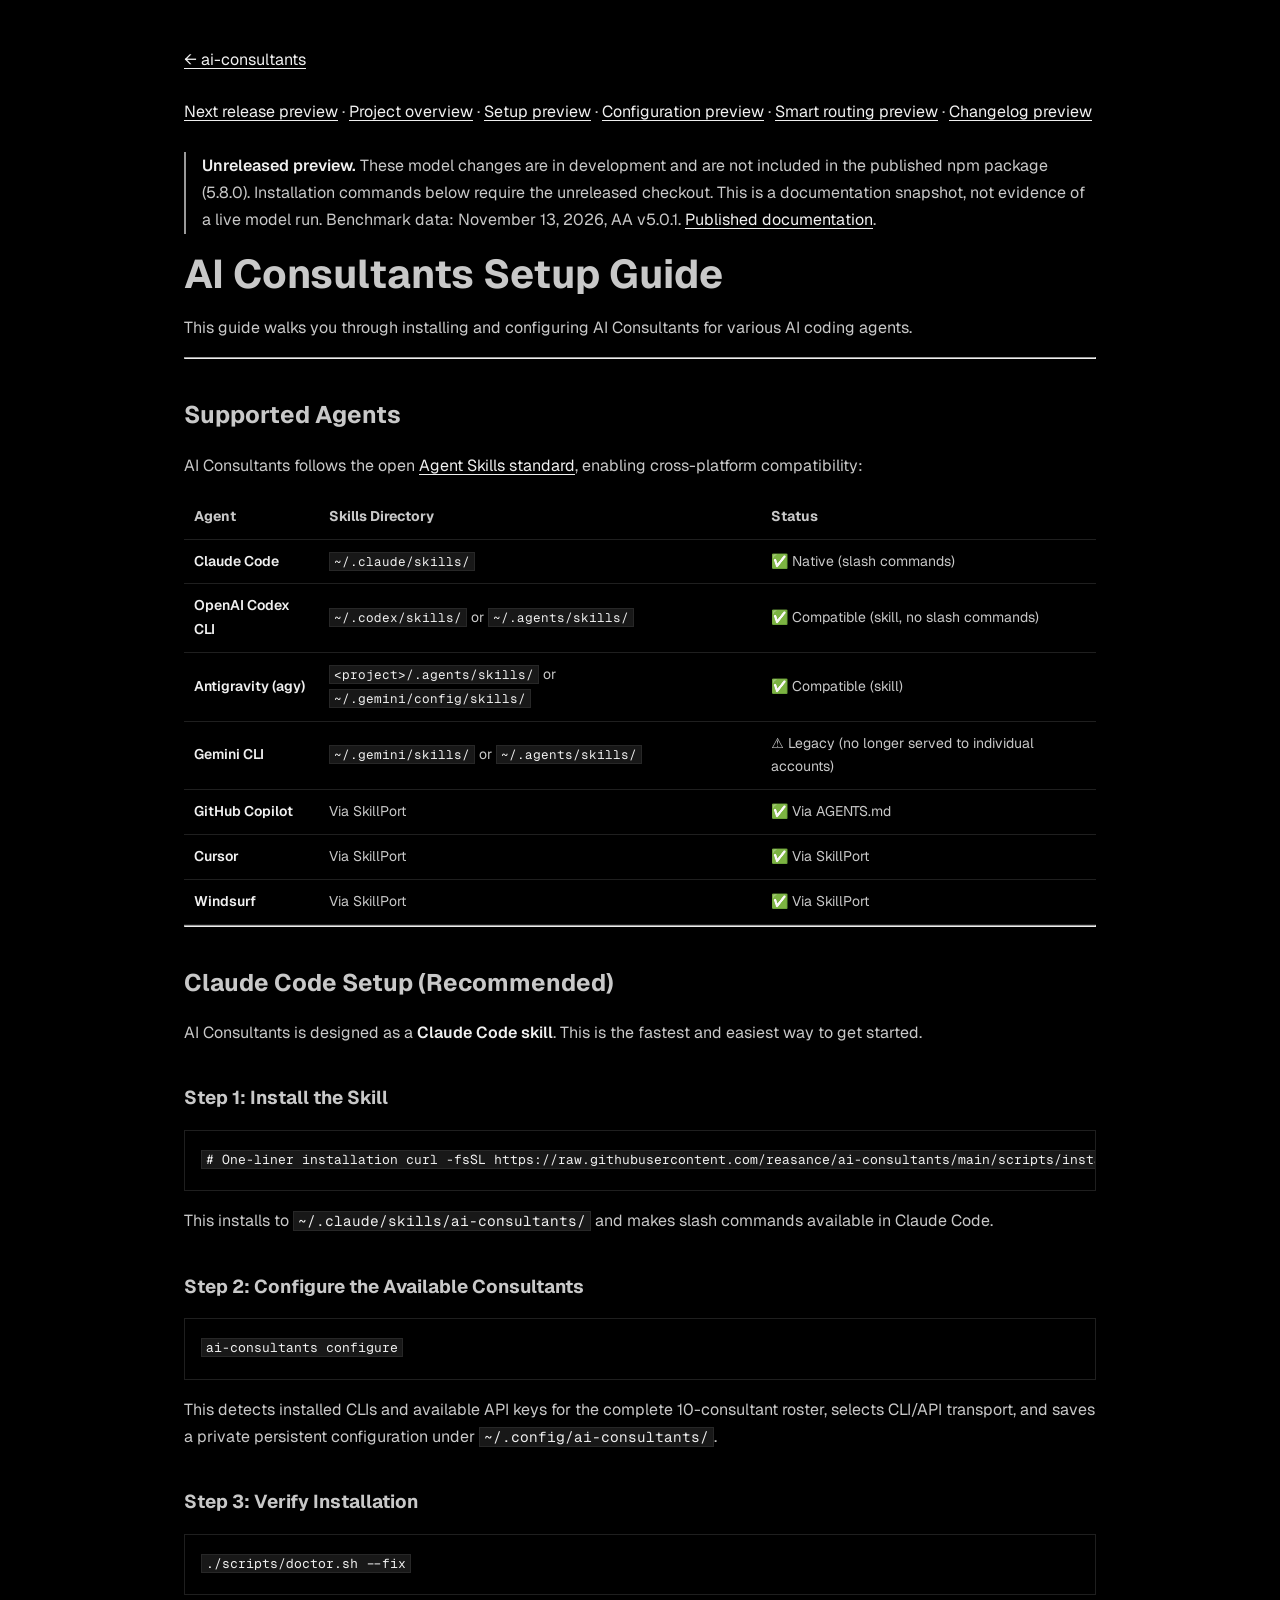
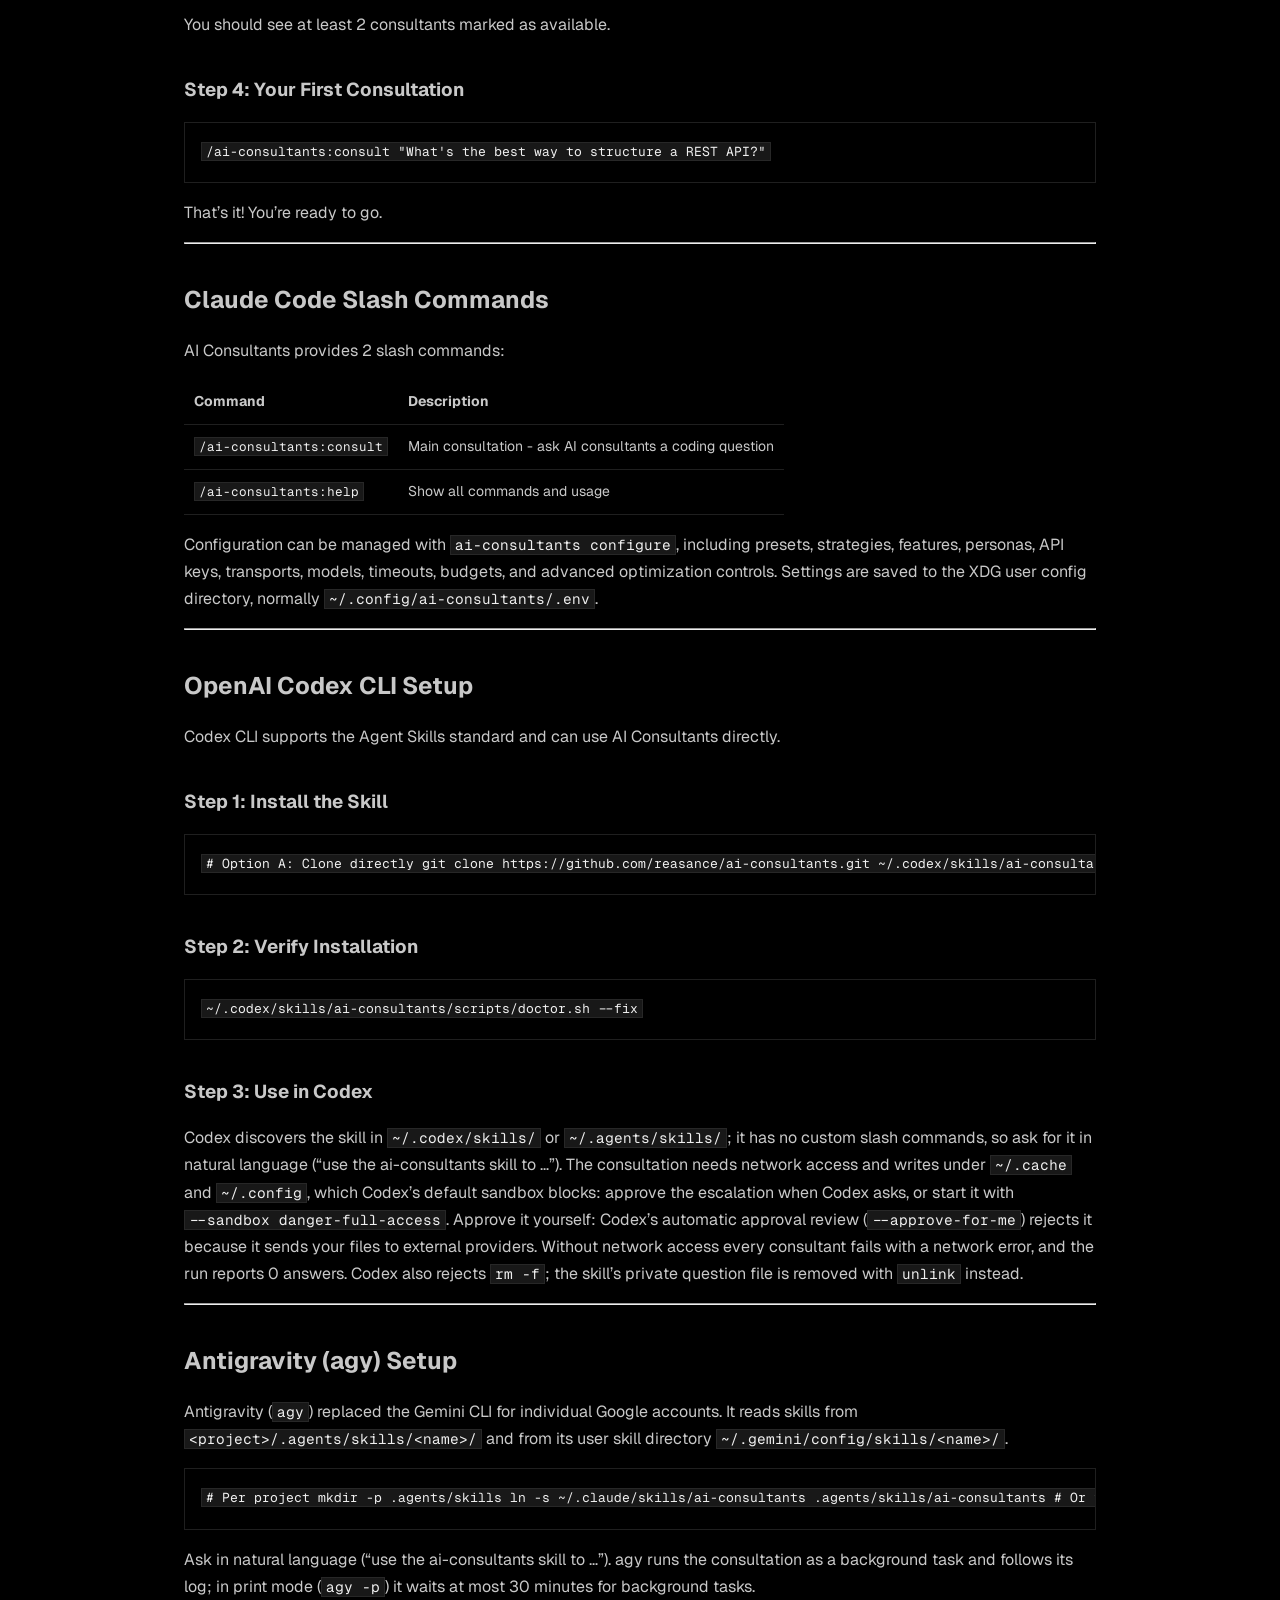
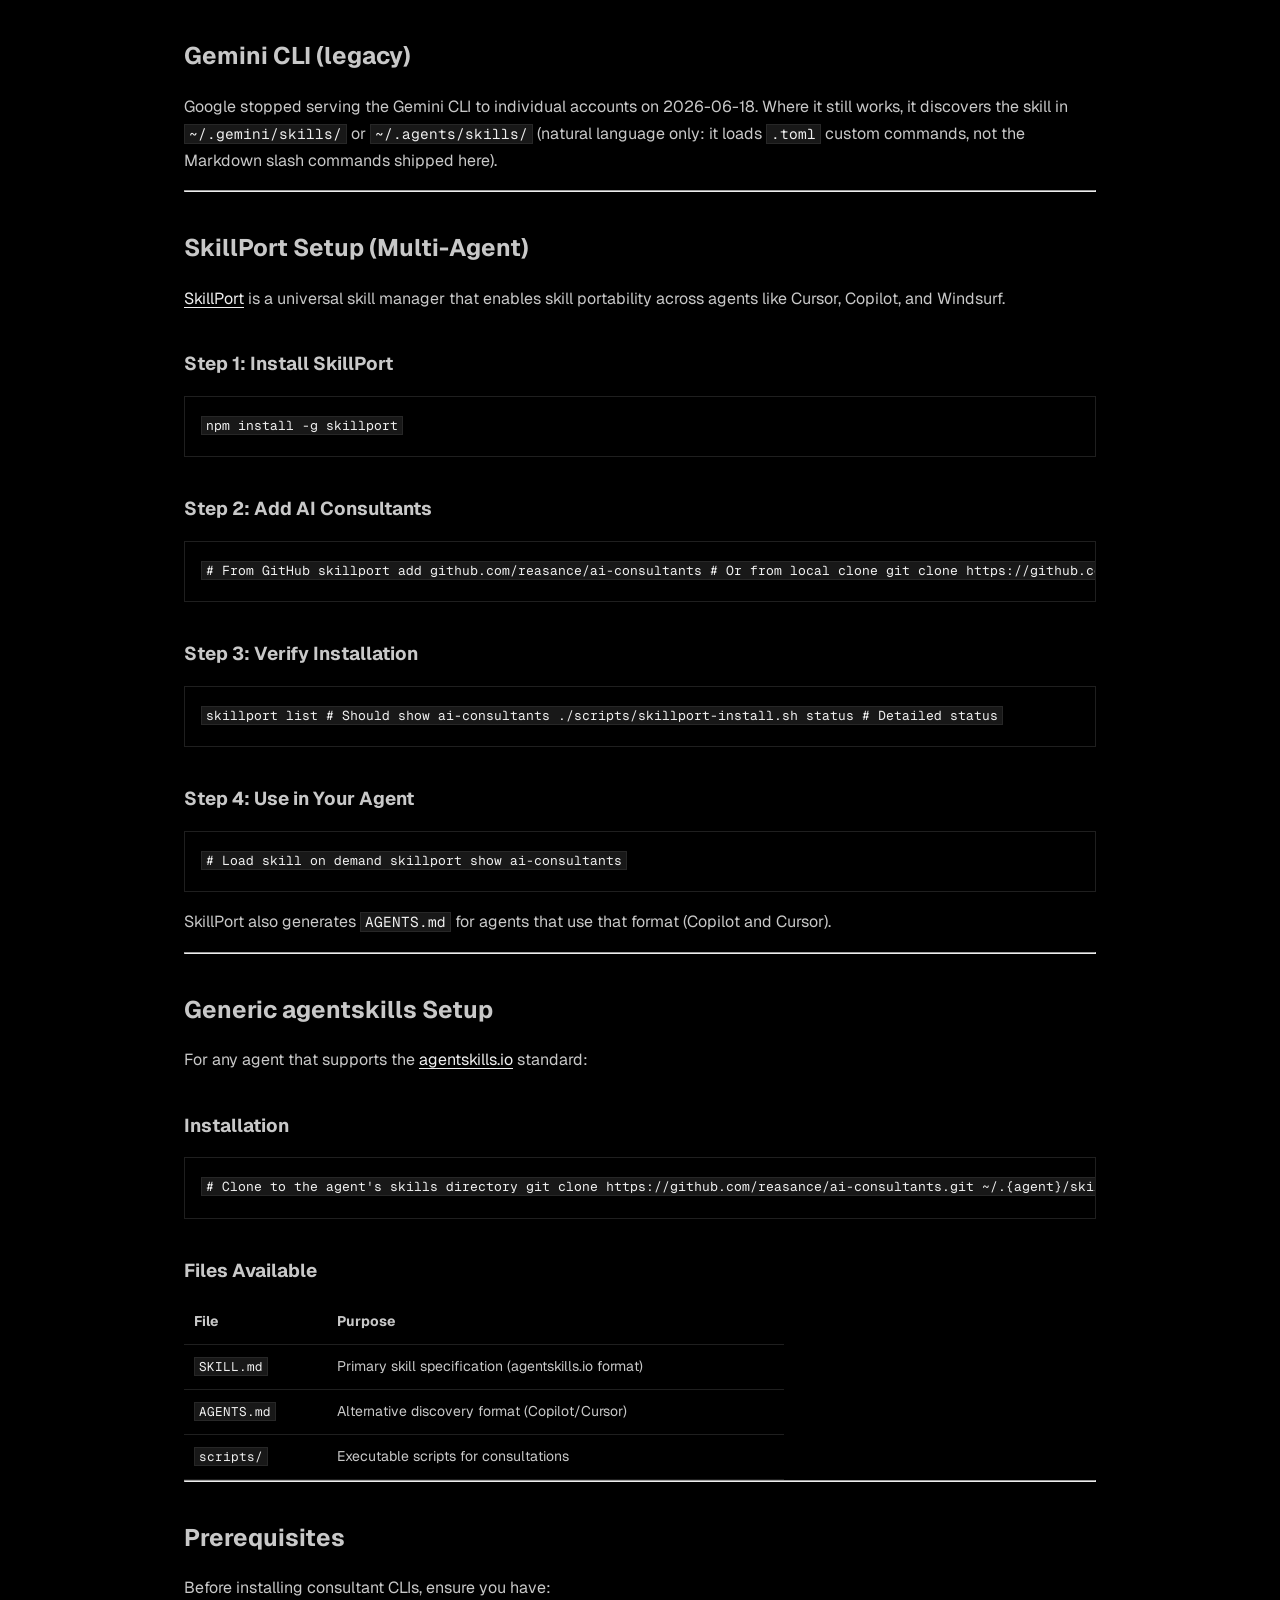
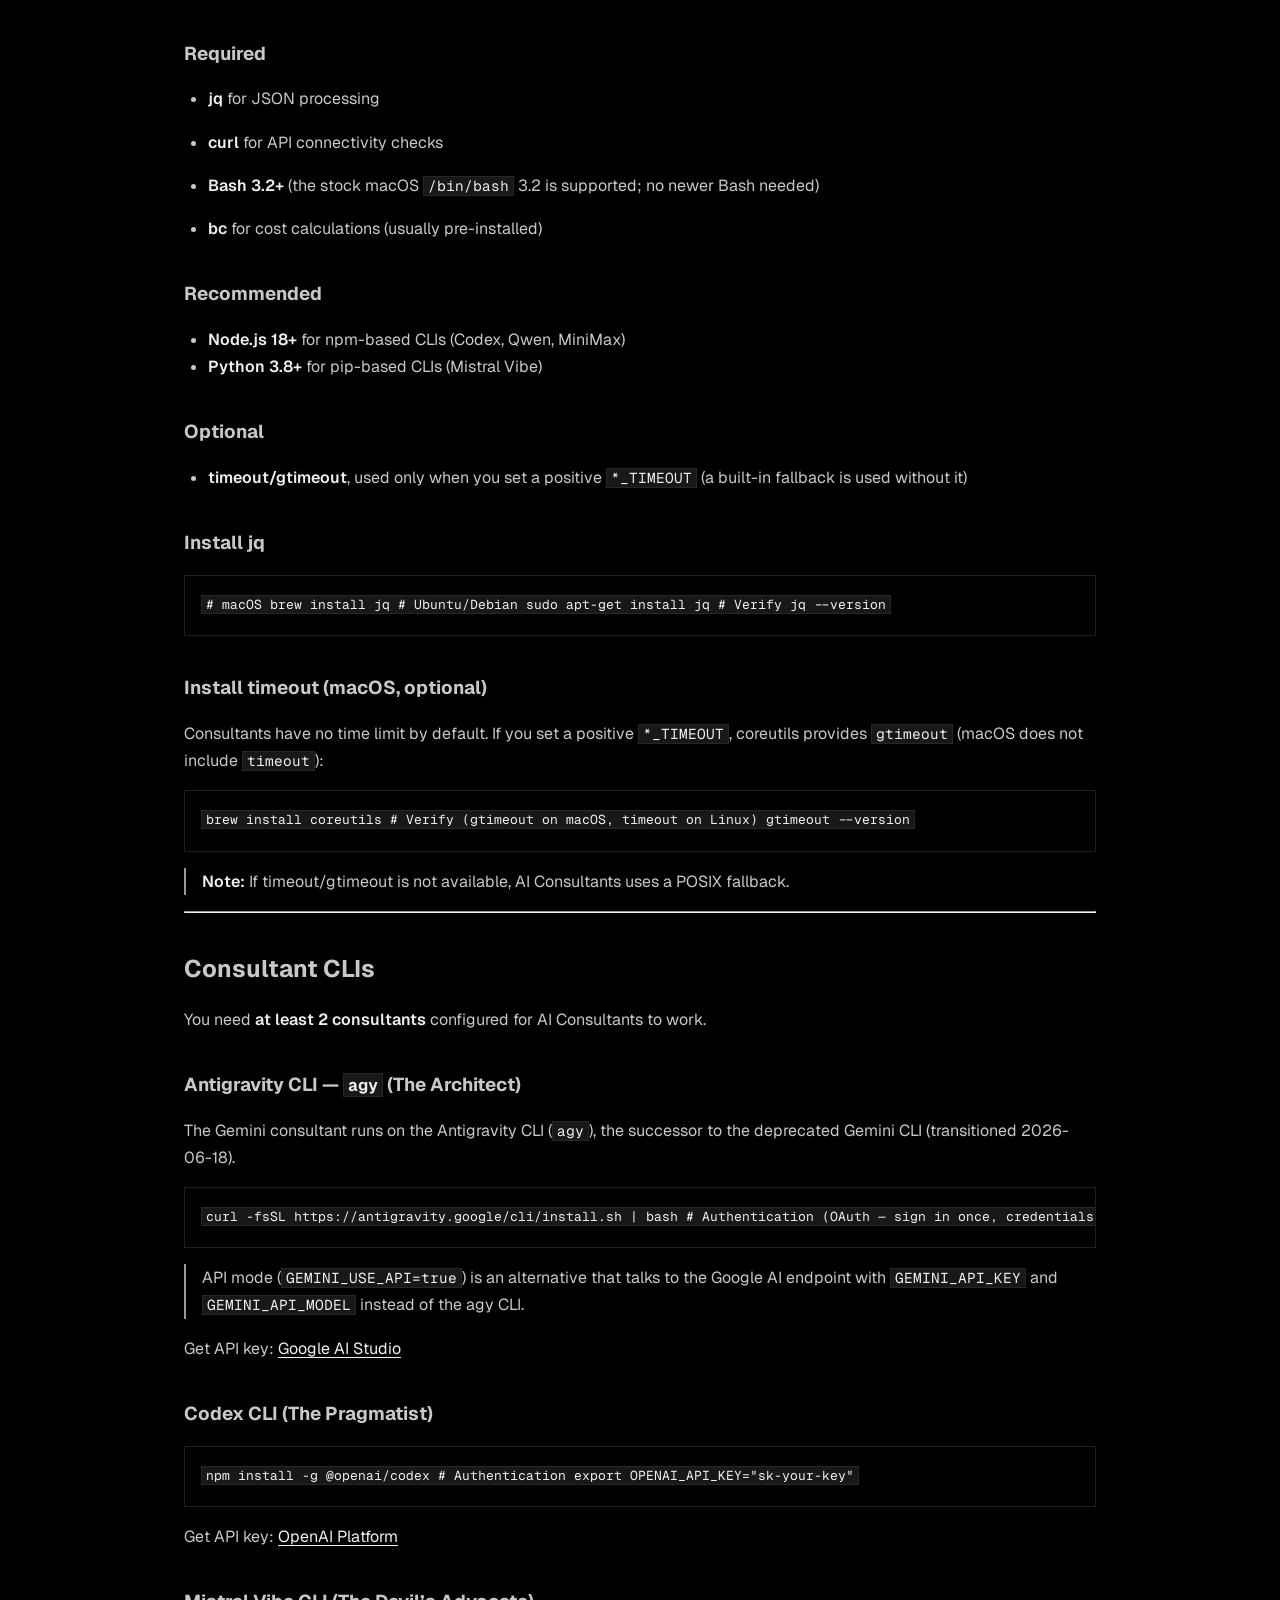
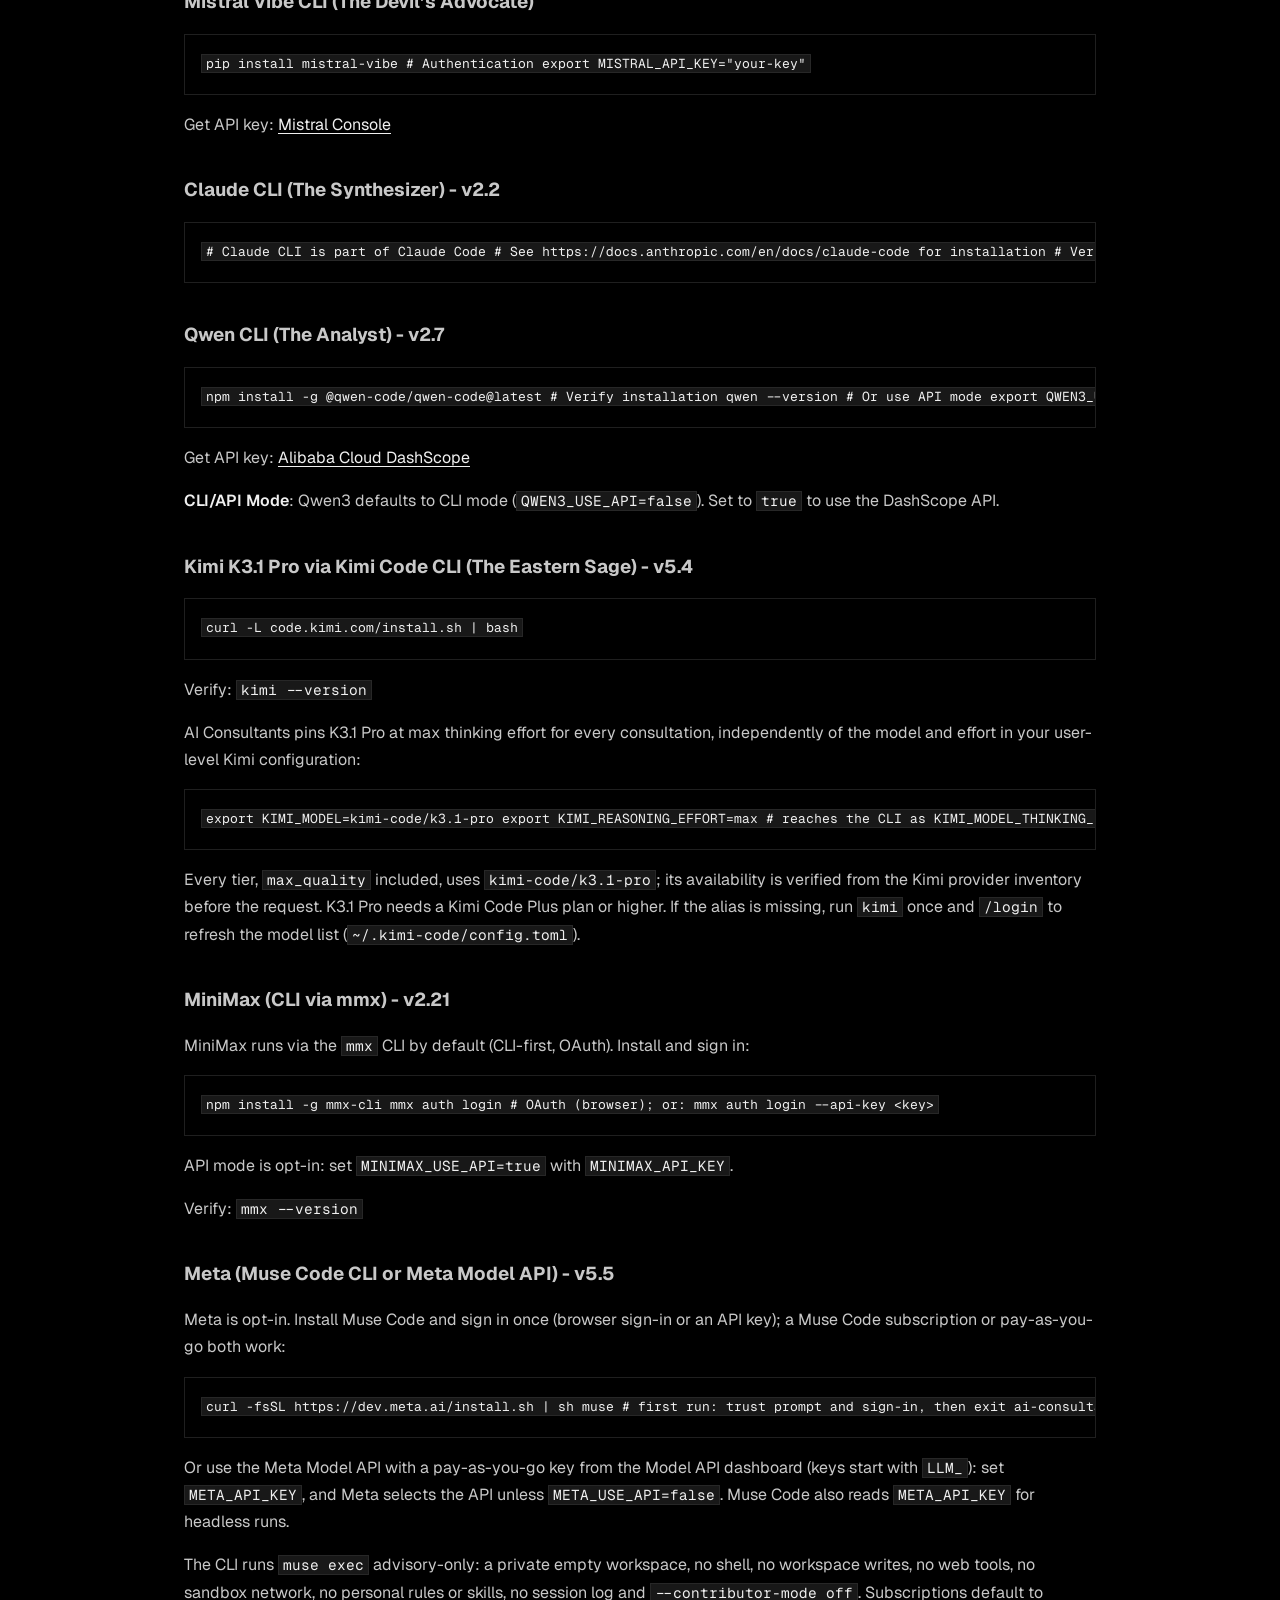
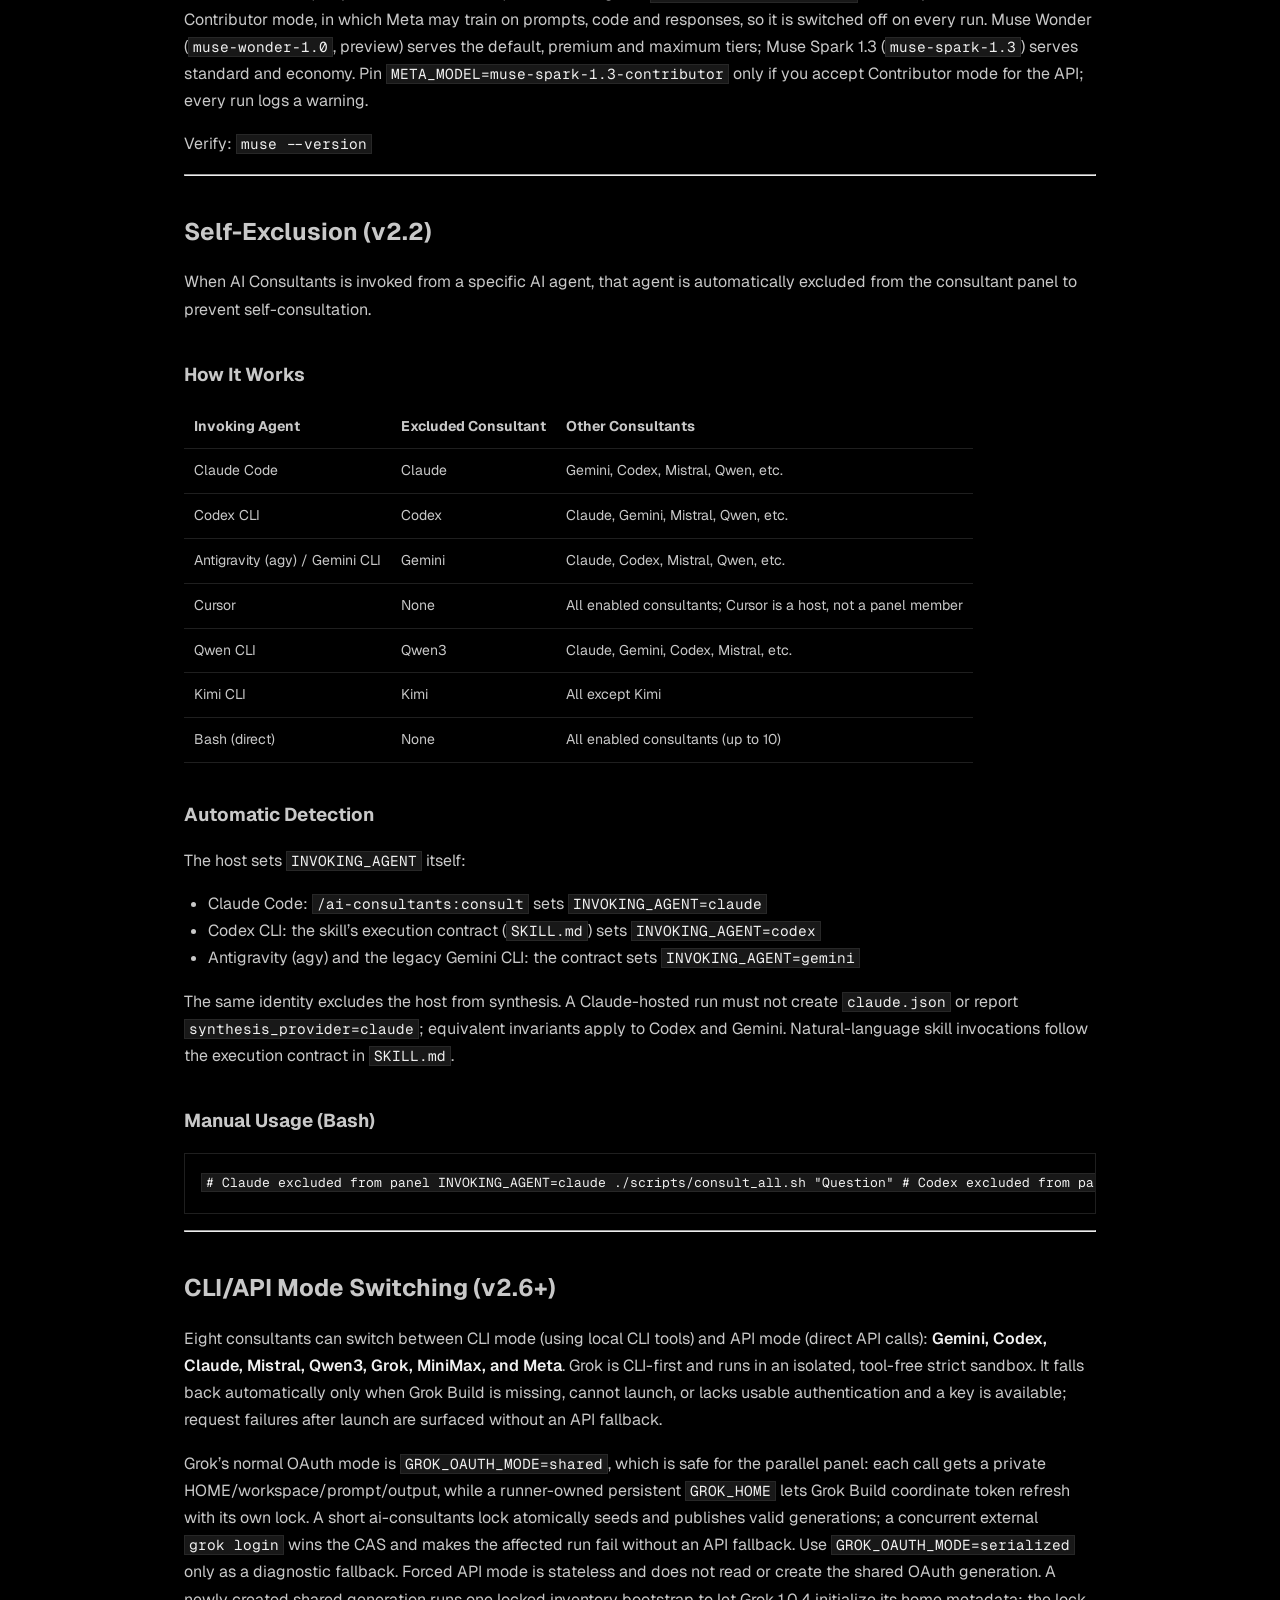
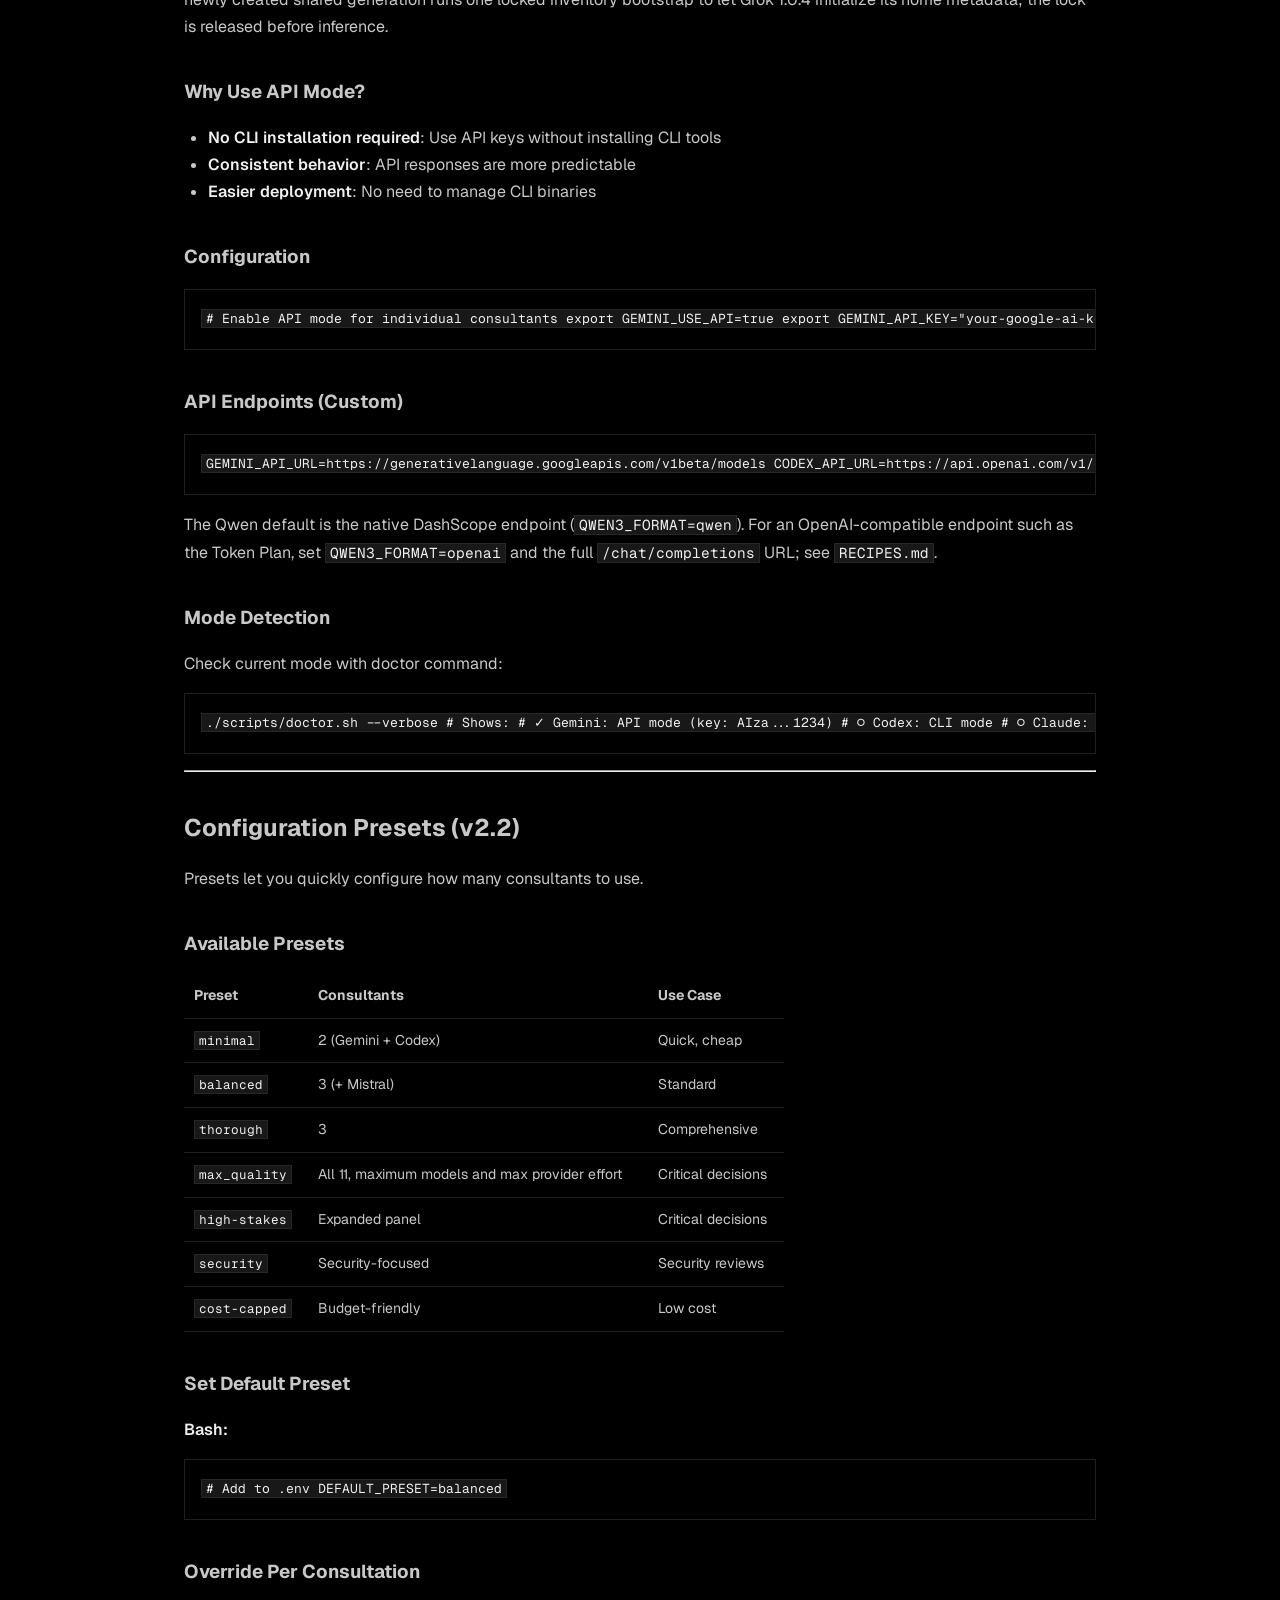
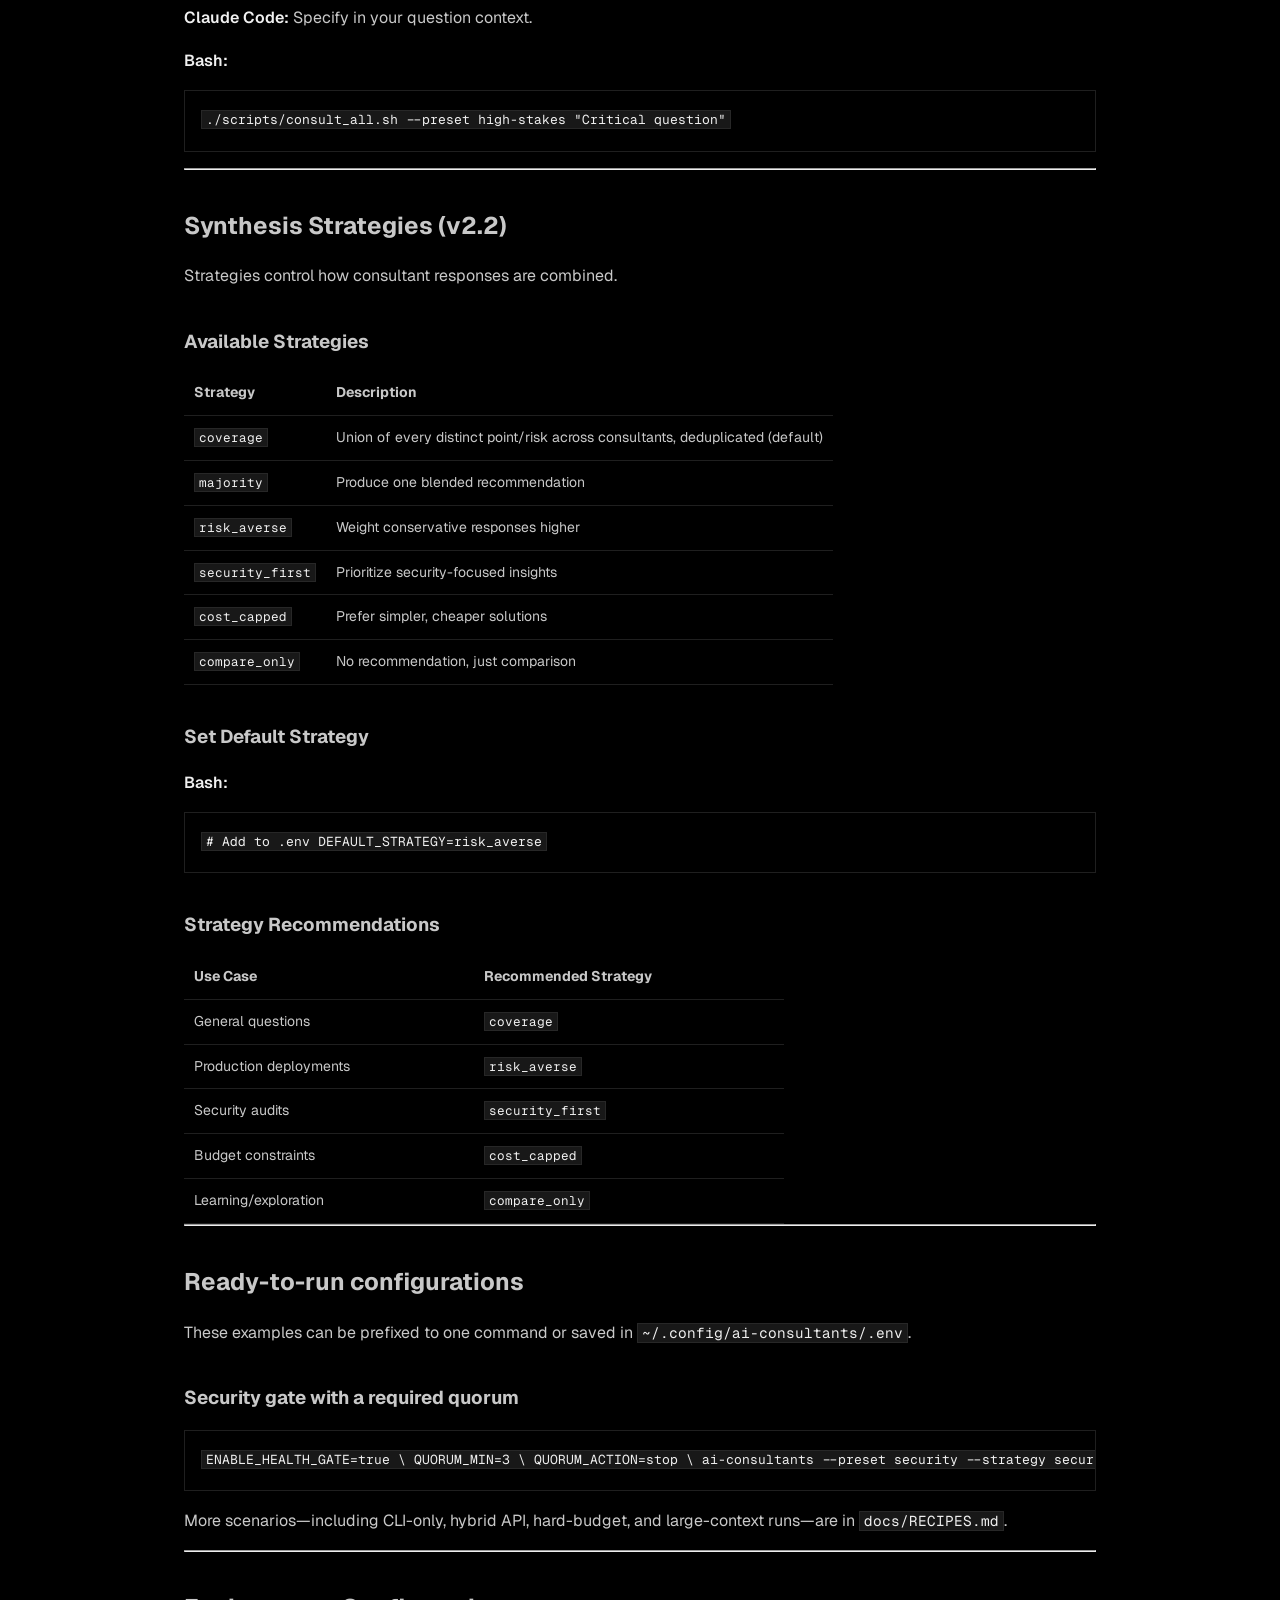
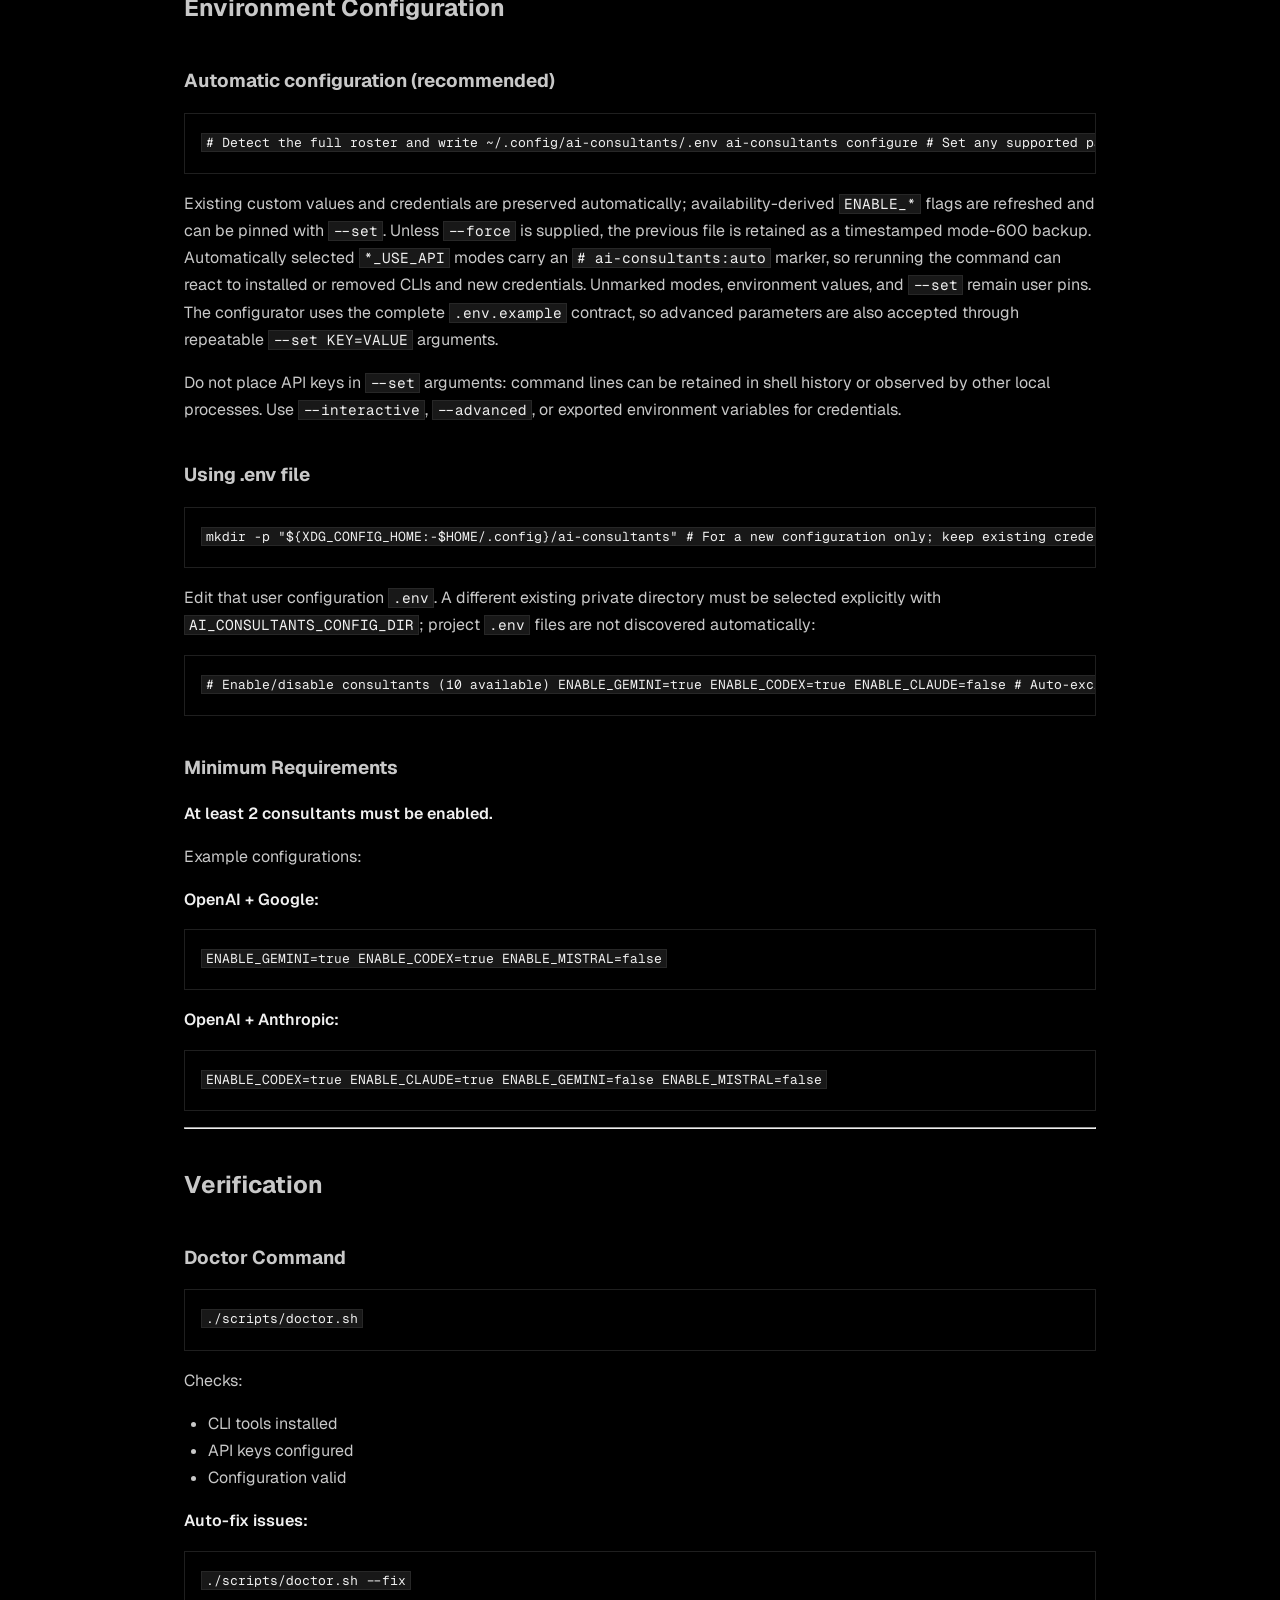
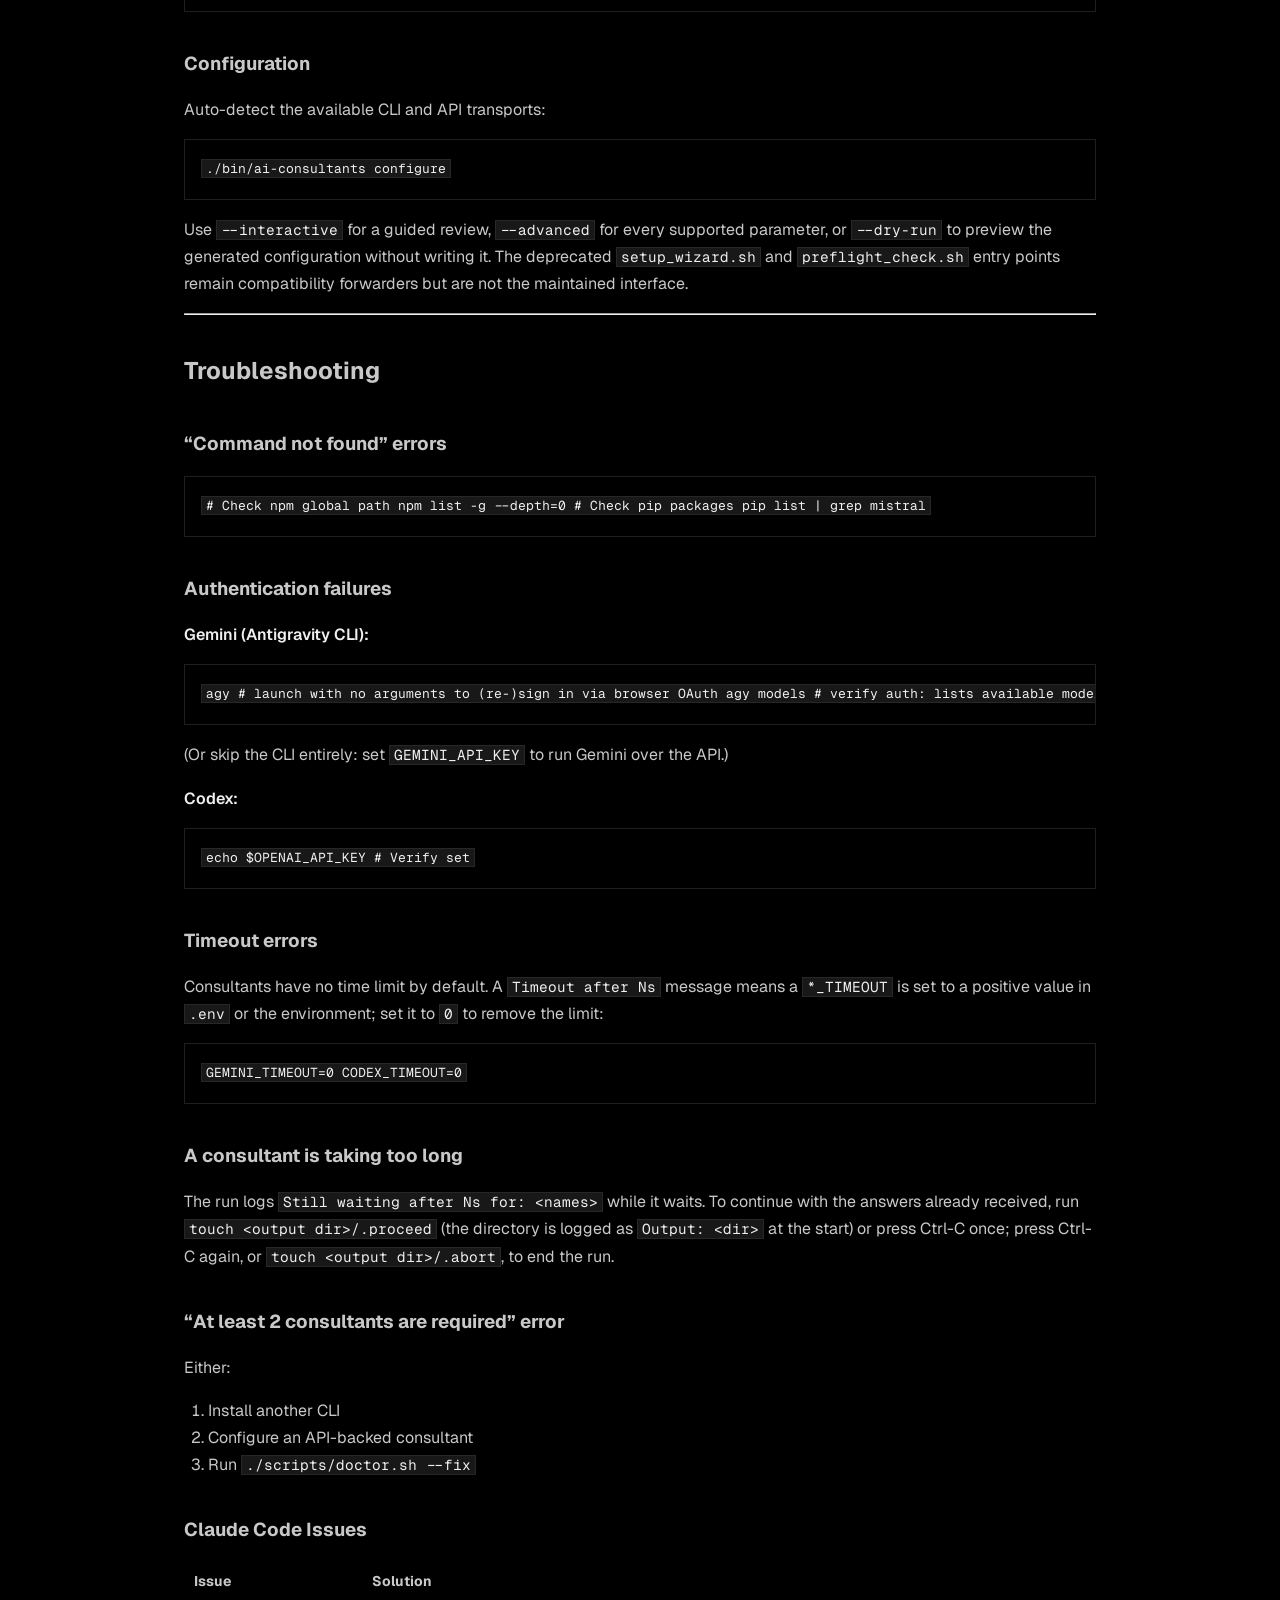
<file: next/setup.html>
<!DOCTYPE html>
<html lang="en">
<head>
    <meta charset="UTF-8">
    <meta name="viewport" content="width=device-width, initial-scale=1.0">
    <title>Setup preview — ai-consultants</title>
    <meta name="description" content="Unreleased documentation preview: Fable 5.2, Gemini 4 Hydrogen and Carbon, measured with Artificial Analysis v5.0.1.">
    <meta name="theme-color" content="#000000">

    <!-- SEO -->
    <link rel="canonical" href="https://aiconsultants.sh/next/setup.html">
    <meta name="robots" content="index, follow">
    <meta name="author" content="Matteo Scurati">
    <meta name="keywords" content="ai-consultants, multiple AI models, second opinion, design review, threat modeling, Claude Code skill, Codex, Gemini, Mistral, npx ai-consultants">

    <!-- Open Graph -->
    <meta property="og:type" content="website">
    <meta property="og:url" content="https://aiconsultants.sh/next/setup.html">
    <meta property="og:site_name" content="ai-consultants">
    <meta property="og:title" content="Setup preview — ai-consultants">
    <meta property="og:description" content="Unreleased model integration and documentation preview.">
    <meta property="og:image" content="https://aiconsultants.sh/og-image.png">
    <meta property="og:image:width" content="1200">
    <meta property="og:image:height" content="630">
    <meta property="og:image:alt" content="A real ai-consultants run: one question, answers from Gemini, Codex and Mistral, and one merged list of risks and edge cases tagged with the models that raised each.">

    <!-- Twitter -->
    <meta name="twitter:card" content="summary_large_image">
    <meta name="twitter:title" content="Setup preview — ai-consultants">
    <meta name="twitter:description" content="Unreleased model integration and documentation preview.">
    <meta name="twitter:image" content="https://aiconsultants.sh/og-image.png">
    <meta name="twitter:image:alt" content="A real ai-consultants run: one question, answers from Gemini, Codex and Mistral, and one merged list of risks and edge cases tagged with the models that raised each.">

    <!-- JSON-LD Structured Data (softwareVersion is rewritten at release by sync_site.sh) -->
    

    <script defer src="https://cloud.umami.is/script.js" data-website-id="ed9fc15a-2479-44ad-b6ff-e32001f8ea1d"></script>

    <link rel="preconnect" href="https://fonts.googleapis.com">
    <link rel="preconnect" href="https://fonts.gstatic.com" crossorigin>
    <link href="https://fonts.googleapis.com/css2?family=Geist:wght@400;500;600;700&amp;family=Geist+Mono:wght@400;500;600&amp;display=swap" rel="stylesheet">
    <link rel="icon" href="/favicon.svg" type="image/svg+xml">
    <link rel="icon" href="/favicon-32.png" type="image/png" sizes="32x32">
    <link rel="apple-touch-icon" href="/apple-touch-icon.png">
    <script>
        // Motion is opt-in: only without reduced motion, and dropped if the page script never runs
        if (!(window.matchMedia && window.matchMedia('(prefers-reduced-motion: reduce)').matches)) {
            document.documentElement.classList.add('motion');
            setTimeout(function () { if (!window.__aicMotion) document.documentElement.classList.remove('motion'); }, 3000);
        }
    </script>
    <style>
        *, *::before, *::after { margin: 0; padding: 0; box-sizing: border-box; }

        :root {
            color-scheme: dark;
            --bg: #000000;
            --bg-elevated: #181818;
            --bg-card: #1F1F1F;
            --border: #1F1F1F;
            --border-light: #272727;
            --border-strong: #313131;
            --border-bright: #e6e6e6;
            --text: #f0f0f0;
            --text-body: #c8c8c8;
            --text-secondary: #b0b0b0;
            --text-muted: #9a9a9a;      /* about 7:1 on --bg */
            --accent: #e9b250;          /* one meaning only: raised by only one model */
            --font-body: 'Geist', system-ui, -apple-system, sans-serif;
            --font-mono: 'Geist Mono', ui-monospace, SFMono-Regular, Menlo, monospace;
            --gutter: 24px;
            /* Motion: --ease for UI states, --e/--e2/--io for the load and story choreography */
            --ease: cubic-bezier(0.22, 1, 0.36, 1);
            --e: cubic-bezier(0.16, 1, 0.3, 1);
            --e2: cubic-bezier(0.33, 1, 0.68, 1);
            --io: cubic-bezier(0.65, 0, 0.35, 1);
        }

        html { scroll-behavior: smooth; scroll-padding-top: 96px; -webkit-text-size-adjust: 100%; }

        body {
            font-family: var(--font-body);
            font-size: 16px;
            line-height: 24px;
            background: var(--bg);
            color: var(--text-body);
            -webkit-font-smoothing: antialiased;
            overflow-wrap: break-word;
        }

        h1, h2, h3 { text-wrap: balance; }
        p, li, dd { text-wrap: pretty; }

        a { color: var(--text); text-underline-offset: 3px; transition: color 0.3s var(--ease), border-color 0.3s var(--ease); }
        strong { color: var(--text); font-weight: 600; }

        code {
            font-family: var(--font-mono);
            font-size: 0.875em;
            color: var(--text);
            background: var(--bg-elevated);
            border: 1px solid var(--border-light);
            padding: 0 4px;
            overflow-wrap: anywhere;
        }

        :focus-visible { outline: 2px solid var(--text); outline-offset: 4px; }

        .sr-only {
            position: absolute; width: 1px; height: 1px; padding: 0; margin: -1px;
            overflow: hidden; clip: rect(0, 0, 0, 0); white-space: nowrap; border: 0;
        }

        .skip-link {
            position: absolute; left: 16px; top: -48px; z-index: 300;
            background: var(--text); color: var(--bg);
            font-family: var(--font-mono); font-size: 14px; line-height: 20px;
            padding: 8px 12px; text-decoration: none;
        }
        .skip-link:focus { top: 12px; }

        .container { max-width: 1200px; margin: 0 auto; padding: 0 var(--gutter); }
        .prose { max-width: 680px; }

        /* ——— NAV: floats off the top edge, sized to its content ——— */
        .site-nav {
            position: sticky; top: 12px; z-index: 100;
            margin-top: 12px;
            padding: 0 var(--gutter);
        }

        .nav-inner {
            position: relative; isolation: isolate;
            display: flex; align-items: center; justify-content: space-between; gap: 48px;
            width: fit-content; max-width: 100%;
            height: 56px; margin: 0 auto; padding: 0 16px 0 24px;
        }
        /* The blurred surface lives on a pseudo element, so the fixed mobile panel is not trapped by backdrop-filter */
        .nav-inner::before {
            content: ""; position: absolute; inset: 0; z-index: -1;
            background: rgba(0, 0, 0, 0.72);
            -webkit-backdrop-filter: blur(12px);
            backdrop-filter: blur(12px);
            border: 1px solid var(--border-light);
        }

        .wordmark {
            font-family: var(--font-mono);
            font-size: 14px; line-height: 20px; font-weight: 600;
            color: var(--text); text-decoration: none;
            letter-spacing: -0.02em;
        }

        .nav-links { display: flex; align-items: center; gap: 24px; list-style: none; }

        .nav-links a {
            font-family: var(--font-mono);
            font-size: 14px; line-height: 20px;
            color: var(--text-secondary);
            text-decoration: none;
            display: inline-flex; align-items: center; gap: 8px;
        }
        .nav-links a:hover { color: var(--text); }
        .nav-links a.current { color: var(--text); }
        .nav-links img { height: 20px; width: auto; display: block; }

        .menu-btn {
            display: none;
            align-items: center; gap: 12px;
            background: none; border: 1px solid var(--border-light);
            color: var(--text); cursor: pointer;
            font-family: var(--font-mono); font-size: 14px; line-height: 20px; font-weight: 600;
            padding: 4px 12px;
            transition: border-color 0.3s var(--ease), transform 0.3s var(--ease);
        }
        .menu-btn:hover { border-color: var(--text-muted); }
        .menu-btn:active { transform: scale(0.98); }
        .menu-btn .bars { position: relative; display: block; width: 16px; height: 12px; }
        .menu-btn .bars span {
            position: absolute; left: 0; right: 0; height: 2px; background: var(--text);
            transition: transform 0.5s var(--ease), opacity 0.3s var(--ease);
        }
        .menu-btn .bars span:nth-child(1) { top: 0; }
        .menu-btn .bars span:nth-child(2) { top: 5px; }
        .menu-btn .bars span:nth-child(3) { top: 10px; }
        .menu-btn[aria-expanded="true"] .bars span:nth-child(1) { transform: translateY(5px) rotate(45deg); }
        .menu-btn[aria-expanded="true"] .bars span:nth-child(2) { opacity: 0; }
        .menu-btn[aria-expanded="true"] .bars span:nth-child(3) { transform: translateY(-5px) rotate(-45deg); }

        /* ——— SHARED ——— */
        .section-label {
            font-family: var(--font-mono);
            font-size: 14px; line-height: 20px; font-weight: 500;
            color: var(--text-muted);
            margin-bottom: 16px;
        }

        section { padding: 80px 0 96px; border-bottom: 1px solid var(--border); }

        section h2 {
            font-size: 36px; line-height: 40px;
            font-weight: 600; letter-spacing: -0.025em;
            color: var(--text);
            margin-bottom: 24px;
            max-width: 680px;
        }

        .lead { font-size: 18px; line-height: 28px; color: var(--text-body); max-width: 680px; margin-bottom: 40px; }

        /* Command block: real text, wraps instead of scrolling, own copy button */
        .cmd {
            display: flex; align-items: flex-start; gap: 12px;
            background: var(--bg-elevated);
            border: 1px solid var(--border-light);
            padding: 12px 12px 12px 16px;
            font-family: var(--font-mono); font-size: 14px; line-height: 20px;
            color: var(--text);
        }
        .cmd-line { flex: 1; min-width: 0; white-space: pre-wrap; overflow-wrap: anywhere; }
        .cmd code.cmd-line { background: none; border: 0; padding: 0; font-size: inherit; color: inherit; }
        .prompt { color: var(--text-muted); user-select: none; -webkit-user-select: none; }

        .copy {
            flex: none;
            font-family: var(--font-mono); font-size: 12px; line-height: 16px; font-weight: 600;
            color: var(--text); background: transparent;
            border: 1px solid var(--border-strong);
            padding: 2px 8px; cursor: pointer;
            transition: border-color 0.3s var(--ease), background-color 0.3s var(--ease), transform 0.3s var(--ease);
        }
        .copy:hover { border-color: var(--text-muted); background: var(--bg-card); }
        .copy:active { transform: scale(0.98); }

        /* ——— HERO ——— */
        .hero { padding: 64px 0 96px; border-bottom: 1px solid var(--border); }

        .hero-grid { display: grid; grid-template-columns: minmax(0, 1fr); gap: 48px; }

        .eyebrow {
            font-family: var(--font-mono);
            font-size: 14px; line-height: 20px; color: var(--text-secondary);
            margin-bottom: 16px; max-width: 46ch;
        }

        .hero h1 {
            font-size: 36px; line-height: 40px;
            font-weight: 600; letter-spacing: -0.03em;
            color: var(--text);
            background: linear-gradient(90deg, #FFFFFF, #9B9B9B);
            -webkit-background-clip: text; background-clip: text;
            -webkit-text-fill-color: transparent;
            max-width: 680px;
            margin-bottom: 24px;
        }

        .subhead { font-size: 18px; line-height: 28px; color: var(--text-body); margin-bottom: 32px; max-width: 60ch; }

        .cta-label {
            font-family: var(--font-mono);
            font-size: 14px; line-height: 20px; font-weight: 500;
            color: var(--text); margin-bottom: 12px;
        }

        .cmd-hero {
            background: var(--bg);
            border-color: var(--border-bright);
            color: #fff;
        }
        .cmd-hero .copy {
            font-size: 14px; line-height: 20px;
            padding: 8px 12px; margin: -4px -4px -4px 0;
            background: var(--text); color: var(--bg);
            border-color: var(--text);
        }
        .cmd-hero .copy:hover { background: #fff; border-color: #fff; }

        .card-video { display: block; width: 100%; height: auto; background: var(--bg); border-bottom: 1px solid var(--border); }
        .cmd-hero + .cmd-hero { margin-top: 8px; }
        .cmd-hint { display: block; color: var(--text-muted); font-size: 12px; line-height: 16px; margin-top: 4px; user-select: none; -webkit-user-select: none; }
        .r-gloss { color: var(--text-secondary); font-size: 12px; line-height: 16px; font-weight: 400; }

        .cta-notes { margin-top: 16px; display: grid; gap: 8px; max-width: 60ch; }
        .cta-notes p { font-size: 14px; line-height: 20px; color: var(--text-secondary); }

        .quiet-link {
            display: inline-block; margin-top: 24px;
            font-family: var(--font-mono); font-size: 14px; line-height: 20px;
            color: var(--text-secondary); text-decoration: none;
            border-bottom: 1px solid var(--border-strong);
            padding-bottom: 2px;
        }
        .quiet-link:hover { color: var(--text); border-color: var(--text-muted); }

        /* Example card: selectable monospace text in a terminal frame */
        .card {
            background: var(--bg-elevated);
            border: 1px solid var(--border-light);
            min-width: 0;
        }

        .card-bar {
            display: flex; align-items: center; gap: 8px;
            height: 32px; padding: 0 16px;
            border-bottom: 1px solid var(--border);
        }
        .card-bar i { width: 8px; height: 8px; border-radius: 9999px; background: var(--border-strong); display: block; }

        .card-body { padding: 24px; font-family: var(--font-mono); font-size: 14px; line-height: 20px; }

        .card-label {
            font-size: 12px; line-height: 16px; font-weight: 500;
            color: var(--text-muted);
            margin-bottom: 8px;
        }

        .r-outcome { color: var(--text-body); }
        .r-outcome b { color: var(--text); font-weight: 500; }
        .r-head { color: var(--text); font-weight: 500; margin: 16px 0 8px; }

        /* The story keeps the list at its resting height, so the page never shifts */
        .r-clip { overflow: hidden; }
        .r-list { list-style: none; display: grid; gap: 12px; }
        .r-list li { display: grid; grid-template-columns: 16px minmax(0, 1fr); }
        .r-list li::before { content: "-"; color: var(--text-muted); }
        .kind { color: var(--text-muted); }
        .point { color: var(--text-body); }
        .by { color: var(--text-muted); white-space: nowrap; }
        .by b { color: var(--text); font-weight: 500; }
        .solo { color: var(--accent); display: inline-block; }

        .legend { margin-top: 16px; color: var(--text-secondary); font-size: 12px; line-height: 16px; }

        .show-all {
            margin-top: 16px;
            font-family: var(--font-mono); font-size: 12px; line-height: 16px; font-weight: 600;
            color: var(--text); background: none;
            border: 1px solid var(--border-strong);
            padding: 4px 8px; cursor: pointer;
            transition: border-color 0.3s var(--ease), transform 0.3s var(--ease);
        }
        .show-all:hover { border-color: var(--text-muted); }
        .show-all:active { transform: scale(0.98); }

        .card figcaption {
            border-top: 1px solid var(--border);
            padding: 12px 24px;
            font-size: 14px; line-height: 20px; color: var(--text-muted);
        }

        /* ——— HOW IT WORKS ——— */
        .pipeline {
            display: flex; flex-wrap: wrap; gap: 8px; align-items: center;
            margin-bottom: 40px;
            font-family: var(--font-mono); font-size: 14px; line-height: 20px;
            list-style: none;
        }
        .pipeline-step {
            padding: 8px 16px; border: 1px solid var(--border-light); color: var(--text-secondary);
            transition: border-color 0.3s var(--ease), color 0.3s var(--ease), background-color 0.3s var(--ease);
        }
        .pipeline-step.lit { border-color: var(--text-muted); color: var(--text); background: var(--bg-elevated); }
        .pipeline-arrow { color: var(--text-muted); }

        .diagram { display: none; margin: 0 0 64px; }
        .diagram svg { width: 100%; height: auto; display: block; overflow: visible; }
        .diagram .box { fill: var(--bg-elevated); stroke: var(--border-strong); transition: stroke 0.3s var(--ease); }
        .diagram .lit .box { stroke: var(--text); }
        .diagram .line { fill: none; stroke: var(--border-strong); stroke-width: 1.5; }
        .diagram .track { stroke: var(--border-light); stroke-width: 4; }
        .diagram .fill { stroke: var(--text-muted); stroke-width: 4; }
        .diagram .skip { fill: none; stroke: var(--border-strong); stroke-dasharray: 6 4; }
        .diagram text { font-family: var(--font-mono); font-size: 14px; fill: var(--text-body); transition: fill 0.3s var(--ease); }
        .diagram text.strong, .diagram .lit text { fill: var(--text); }
        .diagram text.dim { fill: var(--text-muted); }
        .diagram .pulse { fill: #fff; opacity: 0; }
        .diagram .halo { fill: #fff; opacity: 0; }

        .steps { list-style: none; display: grid; gap: 32px; }
        .step { display: grid; grid-template-columns: 48px minmax(0, 1fr); gap: 16px; }
        .step-num { font-family: var(--font-mono); font-size: 14px; line-height: 20px; color: var(--text-muted); padding-top: 4px; font-variant-numeric: tabular-nums; }
        .step:target .step-num { color: var(--text); }
        .step h3 { font-size: 20px; line-height: 28px; font-weight: 600; color: var(--text); margin-bottom: 8px; }
        .step p { font-size: 16px; line-height: 24px; color: var(--text-body); max-width: 65ch; }

        .footnote {
            margin-top: 40px; max-width: 768px;
            font-size: 14px; line-height: 20px; color: var(--text-secondary);
            border-top: 1px solid var(--border); padding-top: 16px;
        }

        /* ——— WHEN ——— */
        .when-grid { display: grid; grid-template-columns: minmax(0, 1fr); gap: 40px; margin-bottom: 40px; }

        .col-title {
            font-family: var(--font-mono);
            font-size: 14px; line-height: 20px; font-weight: 500;
            color: var(--text);
            padding-bottom: 8px; margin-bottom: 24px;
            border-bottom: 1px solid var(--border-light);
        }

        .use-list, .skip-list { list-style: none; display: grid; gap: 24px; }
        .use-list li, .skip-list li { position: relative; padding-left: 24px; font-size: 16px; line-height: 24px; }
        .use-list li::before, .skip-list li::before {
            position: absolute; left: 0; top: 0;
            font-family: var(--font-mono); color: var(--text-secondary);
        }
        .use-list li::before { content: "\2713"; }
        .skip-list li::before { content: "\2715"; }
        .skip-list { gap: 16px; }

        .situation { display: block; color: var(--text); font-weight: 600; margin-bottom: 8px; }
        .q {
            display: inline-block;
            font-family: var(--font-mono); font-size: 12px; line-height: 16px;
            color: var(--text-body);
            background: var(--bg-elevated);
            padding: 8px 12px;
            overflow-wrap: anywhere;
        }
        .q-extra { display: block; margin-top: 8px; color: var(--text-body); }

        .measured { background: var(--bg-elevated); padding: 24px; }
        .measured h3 { font-size: 16px; line-height: 24px; font-weight: 600; color: var(--text); margin-bottom: 8px; }
        .measured p { font-size: 16px; line-height: 24px; color: var(--text-body); max-width: 65ch; }

        /* ——— WORKS WITH ——— */
        .chip-row { display: grid; grid-template-columns: minmax(0, 1fr); gap: 12px; margin-bottom: 32px; }
        .row-label {
            font-family: var(--font-mono);
            font-size: 14px; line-height: 20px; font-weight: 500;
            color: var(--text-muted);
            padding-top: 4px;
        }
        .chips { list-style: none; display: flex; flex-wrap: wrap; gap: 8px; }
        .chips li {
            font-family: var(--font-mono); font-size: 14px; line-height: 20px;
            color: var(--text);
            border: 1px solid var(--border-light);
            padding: 4px 12px;
            transition: border-color 0.3s var(--ease), background-color 0.3s var(--ease);
        }
        .chips li.lit { border-color: var(--text-muted); background: var(--bg-elevated); }
        .works-note { max-width: 680px; font-size: 16px; line-height: 24px; color: var(--text-body); margin-top: 8px; }
        .small-print { margin-top: 24px; font-size: 14px; line-height: 20px; color: var(--text-muted); }

        /* ——— BEFORE YOU RUN ——— */
        .facts { display: grid; gap: 0; border-top: 1px solid var(--border-light); max-width: 900px; }
        .fact { display: grid; grid-template-columns: minmax(0, 1fr); gap: 8px; padding: 24px 0; border-bottom: 1px solid var(--border-light); }
        .fact dt {
            font-family: var(--font-mono);
            font-size: 14px; line-height: 20px; font-weight: 500;
            color: var(--text);
            padding-top: 2px;
        }
        .fact dd { font-size: 16px; line-height: 24px; color: var(--text-body); max-width: 70ch; }

        /* ——— GET STARTED ——— */
        .prereq { background: var(--bg-elevated); padding: 24px; margin-bottom: 32px; max-width: 820px; }
        .box-label {
            font-family: var(--font-mono);
            font-size: 14px; line-height: 20px; font-weight: 500;
            color: var(--text); margin-bottom: 12px;
        }
        .prereq > ul { list-style: none; display: grid; gap: 16px; }
        .prereq > ul > li { font-size: 16px; line-height: 24px; color: var(--text-body); padding-left: 16px; position: relative; }
        .prereq > ul > li::before { content: "-"; position: absolute; left: 0; color: var(--text-muted); }
        .cli-list { display: grid; gap: 12px; margin-top: 12px; }
        .cli-list > div { display: grid; grid-template-columns: minmax(0, 1fr); gap: 4px; }
        .cli-list dt { font-family: var(--font-mono); font-size: 14px; line-height: 20px; color: var(--text); }
        .cli-list dd { font-size: 14px; line-height: 20px; color: var(--text-secondary); }
        .cli-list .cmd { background: var(--bg); padding: 8px 8px 8px 12px; margin-bottom: 4px; }

        .tabs { max-width: 820px; }
        .tablist { display: flex; gap: 0; border-bottom: 1px solid var(--border-light); margin-bottom: 24px; flex-wrap: wrap; }
        .tab {
            font-family: var(--font-mono); font-size: 14px; line-height: 20px;
            color: var(--text-secondary); background: none;
            border: 0; border-bottom: 2px solid transparent;
            padding: 12px 16px; margin-bottom: -1px;
            cursor: pointer;
            transition: color 0.3s var(--ease), border-color 0.3s var(--ease);
        }
        .tab[aria-selected="true"] { color: var(--text); border-bottom-color: var(--text); }
        .tab:hover { color: var(--text); }
        .no-js .tablist { display: none; }
        .panel-title { display: none; }
        .no-js .panel-title { display: block; font-family: var(--font-mono); font-size: 14px; line-height: 20px; color: var(--text); margin: 24px 0 12px; }

        .setup-steps { list-style: none; display: grid; gap: 24px; }
        .setup-steps li { display: grid; grid-template-columns: 32px minmax(0, 1fr); gap: 8px; }
        .setup-n { font-family: var(--font-mono); font-size: 14px; line-height: 20px; color: var(--text-muted); padding-top: 12px; font-variant-numeric: tabular-nums; }
        .setup-steps p, .panel-text { font-size: 14px; line-height: 20px; color: var(--text-secondary); margin-top: 8px; }
        .cmd-stack { display: grid; gap: 12px; }
        .panel-text.then { margin: 8px 0 0; color: var(--text-body); }

        .warn {
            max-width: 820px; margin-top: 32px;
            background: var(--bg-elevated);
            padding: 16px 24px;
            font-size: 16px; line-height: 24px; color: var(--text-body);
        }

        .more-link {
            display: inline-block; margin-top: 24px;
            font-size: 16px; line-height: 24px; color: var(--text); text-decoration: none;
            border-bottom: 1px solid var(--border-strong);
        }
        .more-link:hover { border-color: var(--text); }

        /* ——— FAQ: question and answer side by side, always open ——— */
        .faq { max-width: 1040px; border-top: 1px solid var(--border-light); }
        .faq-item { display: grid; grid-template-columns: minmax(0, 1fr); gap: 8px; padding: 24px 0; border-bottom: 1px solid var(--border-light); }
        .faq dt { font-size: 18px; line-height: 28px; font-weight: 600; color: var(--text); }
        .faq dd { font-size: 16px; line-height: 24px; color: var(--text-body); max-width: 65ch; }
        .faq-more { margin-top: 32px; }

        /* ——— FOOTER ——— */
        footer { padding: 48px 0 64px; }
        .footer-main { display: flex; flex-wrap: wrap; justify-content: space-between; align-items: flex-start; gap: 24px; margin-bottom: 24px; }
        .footer-links { display: flex; flex-wrap: wrap; gap: 8px 24px; list-style: none; max-width: 680px; }
        .footer-links a {
            font-family: var(--font-mono); font-size: 14px; line-height: 20px;
            color: var(--text-secondary); text-decoration: none;
        }
        .footer-links a:hover { color: var(--text); }
        .shields { display: flex; flex-wrap: wrap; gap: 8px; align-items: center; }
        .shields a { display: inline-flex; }
        .shields img { height: 20px; width: auto; display: block; }
        .footer-fine { font-size: 12px; line-height: 16px; color: var(--text-muted); max-width: 820px; }
        .footer-fine a { color: var(--text-secondary); }

        /* ——— TOAST ——— */
        .toast {
            position: fixed; bottom: 24px; left: 50%;
            transform: translateX(-50%) translateY(16px);
            width: max-content; max-width: calc(100vw - 32px);
            font-family: var(--font-mono); font-size: 14px; line-height: 20px;
            color: var(--text); background: var(--bg-card);
            border: 1px solid var(--border-strong);
            padding: 8px 16px;
            opacity: 0; pointer-events: none;
            transition: opacity 0.3s var(--ease), transform 0.5s var(--ease);
            z-index: 200;
        }
        .toast.show { opacity: 1; transform: translateX(-50%) translateY(0); }

        /* ——— MOTION ———
           Only active when JS added html.motion (never under reduced motion), so without JS
           every element sits in its final state. */

        /* Page load: the hero copy and the example card rise and resolve from blur */
        .motion .k-up, .motion .k-left, .motion .k-pop, .motion .k-card, .motion .k-fade {
            transition: transform 1.05s var(--e) var(--d, 0s), opacity 0.75s var(--e2) var(--d, 0s), filter 0.75s var(--e2) var(--d, 0s);
        }
        .motion .k-card { transition-duration: 0.9s, 0.6s, 0.6s; }
        .motion .hero:not(.in) .k-up { opacity: 0; transform: translateY(10px); filter: blur(4px); }
        .motion .hero:not(.in) .k-left { opacity: 0; transform: translateX(-10px); filter: blur(4px); }
        .motion .hero:not(.in) .k-pop { opacity: 0; transform: scale(0.86); filter: blur(4px); }
        .motion .hero:not(.in) .k-card { opacity: 0; transform: translateY(24px) scale(0.985); filter: blur(6px); }
        .motion .hero:not(.in) .k-fade { opacity: 0; }

        .hero .eyebrow { --d: 0s; }
        .hero h1 { --d: 0.08s; }
        .hero .subhead { --d: 0.16s; }
        .hero .cta > :nth-child(1) { --d: 0.26s; }
        .hero .cta > :nth-child(2) { --d: 0.32s; }
        .hero .cta > :nth-child(3) { --d: 0.38s; }
        .hero .cta > :nth-child(4) { --d: 0.46s; }
        .hero .cta > :nth-child(5) { --d: 0.52s; }
        .hero .card { --d: 0.18s; }
        .hero .card-bar i:nth-child(1) { --d: 0.34s; }
        .hero .card-bar i:nth-child(2) { --d: 0.38s; }
        .hero .card-bar i:nth-child(3) { --d: 0.42s; }
        .hero .card-video { --d: 0.4s; }
        .hero .card-label { --d: 0.5s; }
        .hero .r-outcome { --d: 0.56s; }
        .hero .r-gloss { --d: 0.6s; }
        .hero .r-head { --d: 0.64s; }
        .hero .r-list > li:nth-child(1) { --d: 0.7s; }
        .hero .r-list > li:nth-child(2) { --d: 0.76s; }
        .hero .r-list > li:nth-child(3) { --d: 0.82s; }
        .hero .r-list > li:nth-child(4) { --d: 0.88s; }
        .hero .r-list > li:nth-child(2) .solo { --d: 0.86s; }
        .hero .r-list > li:nth-child(3) .solo { --d: 0.92s; }
        .hero .r-list > li:nth-child(4) .solo { --d: 0.98s; }
        .hero .legend, .hero .show-all { --d: 1s; }
        .hero figcaption { --d: 1.06s; }

        /* Diagram: nodes pop in reading order, connectors draw on, the merged list fills like progress */
        .motion .diagram .node { transform-box: fill-box; transform-origin: center; transition: transform 1.05s var(--e) var(--d, 0s), opacity 0.75s var(--e2) var(--d, 0s); }
        .motion .diagram:not(.in) .node { opacity: 0; transform: scale(0.86); }
        .motion .diagram .line, .motion .diagram .fill { stroke-dasharray: 1; transition: stroke-dashoffset 0.9s var(--io) var(--d, 0s); }
        .motion .diagram .fill { transition-duration: 0.7s; }
        .motion .diagram:not(.in) .line, .motion .diagram:not(.in) .fill { stroke-dashoffset: 1; }
        .motion .diagram .k-fade { transition: opacity 0.75s var(--e2) var(--d, 0s); }
        .motion .diagram:not(.in) .k-fade { opacity: 0; }
        .diagram .n-q { --d: 0s; }
        .diagram .in-path { --d: 0.12s; }
        .diagram .n-m1 { --d: 0.3s; }
        .diagram .n-m2 { --d: 0.36s; }
        .diagram .n-m3 { --d: 0.42s; }
        .diagram .out-path { --d: 0.5s; }
        .diagram .n-out { --d: 0.78s; }
        .diagram .fill:nth-of-type(1) { --d: 1s; }
        .diagram .fill:nth-of-type(2) { --d: 1.08s; }
        .diagram .fill:nth-of-type(3) { --d: 1.16s; }
        .diagram .n-skip { --d: 1.3s; }

        /* Text sections: rise and fade in once as they enter the viewport */
        .motion [data-reveal] { transition: opacity 0.7s var(--ease) var(--d, 0s), transform 0.7s var(--ease) var(--d, 0s); }
        .motion [data-reveal]:not(.in) { opacity: 0; transform: translateY(16px); }

        /* ——— RESPONSIVE ——— */
        @media (min-width: 640px) {
            code { white-space: nowrap; }
            .cmd code.cmd-line { white-space: pre-wrap; }
        }

        @media (min-width: 720px) {
            .cli-list > div { grid-template-columns: 72px minmax(0, 1fr); gap: 12px; }
            .cli-list dt { padding-top: 8px; }
            .chip-row { grid-template-columns: 168px minmax(0, 1fr); gap: 16px; }
            .fact { grid-template-columns: 168px minmax(0, 1fr); gap: 24px; }
        }

        @media (min-width: 860px) {
            .when-grid { grid-template-columns: repeat(2, minmax(0, 1fr)); gap: 64px; }
            .faq-item { grid-template-columns: minmax(0, 5fr) minmax(0, 7fr); gap: 48px; }
        }

        @media (min-width: 900px) {
            .diagram { display: block; }
            .pipeline { display: none; }
        }

        @media (min-width: 1024px) {
            .hero { padding-top: 80px; }
            .hero-grid { grid-template-columns: minmax(0, 1fr) minmax(0, 1fr); gap: 64px; align-items: start; }
            .hero h1 { font-size: 48px; line-height: 1; }
            .show-all { display: none; }
        }

        @media (max-width: 1023px) {
            .card.collapsed .r-list > li:nth-child(n+4):not(.leave) { display: none; }
        }

        @media (max-width: 859px) {
            .nav-inner { width: 100%; }
            .menu-btn { display: inline-flex; }
            .nav-links {
                position: fixed; inset: 0; z-index: -2;
                display: flex; flex-direction: column; align-items: flex-start; gap: 24px;
                background: var(--bg);
                padding: 96px var(--gutter) 48px;
                opacity: 0; visibility: hidden;
                transition: opacity 0.3s var(--ease), visibility 0s linear 0.3s;
            }
            .nav-links a { font-family: var(--font-body); font-size: 24px; line-height: 32px; font-weight: 600; color: var(--text); }
            .nav-links li { opacity: 0; transform: translateY(8px); transition: opacity 0.3s var(--ease), transform 0.5s var(--ease); }
            .nav-links.open { opacity: 1; visibility: visible; transition: opacity 0.3s var(--ease), visibility 0s; }
            .nav-links.open li { opacity: 1; transform: none; }
            .nav-links.open li:nth-child(2) { transition-delay: 60ms; }
            .nav-links.open li:nth-child(3) { transition-delay: 120ms; }
            .nav-links.open li:nth-child(4) { transition-delay: 180ms; }
            .nav-links.open li:nth-child(5) { transition-delay: 240ms; }
            .no-js .nav-links { position: static; z-index: auto; opacity: 1; visibility: visible; flex-direction: row; flex-wrap: wrap; gap: 16px; padding: 0 0 12px; background: none; }
            .no-js .nav-links li { opacity: 1; transform: none; }
            .no-js .nav-links a { font-family: var(--font-mono); font-size: 14px; line-height: 20px; font-weight: 400; }
            .no-js .nav-inner { flex-wrap: wrap; height: auto; padding-top: 12px; }
            .no-js .menu-btn { display: none; }
        }

        @media (max-width: 639px) {
            :root { --gutter: 16px; }
            section { padding: 64px 0 80px; }
            section h2 { font-size: 30px; line-height: 36px; }
            .hero { padding: 48px 0 80px; }
            .subhead { font-size: 16px; line-height: 24px; }
            .lead { font-size: 16px; line-height: 24px; }
            .cmd-hero { padding: 12px; }
            .card-body { padding: 16px; }
            .card figcaption { padding: 12px 16px; }
            .by { white-space: normal; }
            .prereq { padding: 16px; }
            .measured { padding: 16px; }
            .warn { padding: 16px; }
        }

        @media (prefers-reduced-motion: reduce) {
            html { scroll-behavior: auto; }
            *, *::before, *::after { transition: none !important; }
        }
    </style>
<style>.preview{padding-top:48px;padding-bottom:80px;max-width:960px}.preview nav{margin:24px 0;line-height:2}.preview article{line-height:1.7;overflow-wrap:anywhere}.preview h1{font-size:2.5rem;line-height:1.2}.preview h2,.preview h3{margin:36px 0 14px}.preview p,.preview ul,.preview ol,.preview blockquote{margin:16px 0}.preview ul,.preview ol{padding-left:24px}.preview pre{overflow:auto;padding:16px;border:1px solid var(--border);margin:16px 0;white-space:pre}.preview table{border-collapse:collapse;min-width:600px;font-size:14px}.preview th,.preview td{padding:10px;text-align:left;border-bottom:1px solid var(--border)}.preview .table-scroll{overflow-x:auto}.preview blockquote{border-left:2px solid var(--text-muted);padding-left:16px}.preview a{text-decoration:underline}.preview code{font-size:.9em}.preview pre code{font-size:13px}</style></head><body><a class="skip-link" href="#main">Skip to content</a><main id="main" class="container preview"><a href="/">← ai-consultants</a><nav aria-label="Preview documentation"><a href="/next/">Next release preview</a> · <a href="/next/overview.html">Project overview</a> · <a href="/next/setup.html" aria-current="page">Setup preview</a> · <a href="/next/configuration.html">Configuration preview</a> · <a href="/next/routing.html">Smart routing preview</a> · <a href="/next/changelog.html">Changelog preview</a></nav><article><blockquote>
<p><strong>Unreleased preview.</strong> These model changes are in development and are not included in the published npm package (5.8.0). Installation commands below require the unreleased checkout. This is a documentation snapshot, not evidence of a live model run. Benchmark data: November 13, 2026, AA v5.0.1. <a href="/#get-started">Published documentation</a>.</p>
</blockquote>
<h1 id="ai-consultants-setup-guide">AI Consultants Setup Guide</h1>
<p>This guide walks you through installing and configuring AI Consultants for various AI coding agents.</p>
<hr>
<h2 id="supported-agents">Supported Agents</h2>
<p>AI Consultants follows the open <a href="https://agentskills.io">Agent Skills standard</a>, enabling cross-platform compatibility:</p>













































<div class="table-scroll"><table><thead><tr><th>Agent</th><th>Skills Directory</th><th>Status</th></tr></thead><tbody><tr><td><strong>Claude Code</strong></td><td><code>~/.claude/skills/</code></td><td>✅ Native (slash commands)</td></tr><tr><td><strong>OpenAI Codex CLI</strong></td><td><code>~/.codex/skills/</code> or <code>~/.agents/skills/</code></td><td>✅ Compatible (skill, no slash commands)</td></tr><tr><td><strong>Antigravity (agy)</strong></td><td><code>&#x3C;project>/.agents/skills/</code> or <code>~/.gemini/config/skills/</code></td><td>✅ Compatible (skill)</td></tr><tr><td><strong>Gemini CLI</strong></td><td><code>~/.gemini/skills/</code> or <code>~/.agents/skills/</code></td><td>⚠️ Legacy (no longer served to individual accounts)</td></tr><tr><td><strong>GitHub Copilot</strong></td><td>Via SkillPort</td><td>✅ Via AGENTS.md</td></tr><tr><td><strong>Cursor</strong></td><td>Via SkillPort</td><td>✅ Via SkillPort</td></tr><tr><td><strong>Windsurf</strong></td><td>Via SkillPort</td><td>✅ Via SkillPort</td></tr></tbody></table></div>
<hr>
<h2 id="claude-code-setup-recommended">Claude Code Setup (Recommended)</h2>
<p>AI Consultants is designed as a <strong>Claude Code skill</strong>. This is the fastest and easiest way to get started.</p>
<h3 id="step-1-install-the-skill">Step 1: Install the Skill</h3>
<pre><code class="language-bash"># One-liner installation
curl -fsSL https://raw.githubusercontent.com/reasance/ai-consultants/main/scripts/install.sh | bash
</code></pre>
<p>This installs to <code>~/.claude/skills/ai-consultants/</code> and makes slash commands available in Claude Code.</p>
<h3 id="step-2-configure-the-available-consultants">Step 2: Configure the Available Consultants</h3>
<pre><code class="language-bash">ai-consultants configure
</code></pre>
<p>This detects installed CLIs and available API keys for the complete 10-consultant
roster, selects CLI/API transport, and saves a private persistent configuration
under <code>~/.config/ai-consultants/</code>.</p>
<h3 id="step-3-verify-installation">Step 3: Verify Installation</h3>
<pre><code class="language-bash">./scripts/doctor.sh --fix
</code></pre>
<p>You should see at least 2 consultants marked as available.</p>
<h3 id="step-4-your-first-consultation">Step 4: Your First Consultation</h3>
<pre><code>/ai-consultants:consult "What's the best way to structure a REST API?"
</code></pre>
<p>That’s it! You’re ready to go.</p>
<hr>
<h2 id="claude-code-slash-commands">Claude Code Slash Commands</h2>
<p>AI Consultants provides 2 slash commands:</p>

















<div class="table-scroll"><table><thead><tr><th>Command</th><th>Description</th></tr></thead><tbody><tr><td><code>/ai-consultants:consult</code></td><td>Main consultation - ask AI consultants a coding question</td></tr><tr><td><code>/ai-consultants:help</code></td><td>Show all commands and usage</td></tr></tbody></table></div>
<p>Configuration can be managed with <code>ai-consultants configure</code>, including presets,
strategies, features, personas, API keys, transports, models, timeouts, budgets,
and advanced optimization controls. Settings are saved to the XDG user config
directory, normally <code>~/.config/ai-consultants/.env</code>.</p>
<hr>
<h2 id="openai-codex-cli-setup">OpenAI Codex CLI Setup</h2>
<p>Codex CLI supports the Agent Skills standard and can use AI Consultants directly.</p>
<h3 id="step-1-install-the-skill-1">Step 1: Install the Skill</h3>
<pre><code class="language-bash"># Option A: Clone directly
git clone https://github.com/reasance/ai-consultants.git ~/.codex/skills/ai-consultants

# Option B: Symlink from existing installation
ln -s ~/.claude/skills/ai-consultants ~/.codex/skills/ai-consultants

# Option C: Symlink from any location
ln -s /path/to/ai-consultants ~/.codex/skills/ai-consultants
</code></pre>
<h3 id="step-2-verify-installation">Step 2: Verify Installation</h3>
<pre><code class="language-bash">~/.codex/skills/ai-consultants/scripts/doctor.sh --fix
</code></pre>
<h3 id="step-3-use-in-codex">Step 3: Use in Codex</h3>
<p>Codex discovers the skill in <code>~/.codex/skills/</code> or <code>~/.agents/skills/</code>; it has
no custom slash commands, so ask for it in natural language (“use the
ai-consultants skill to …”). The consultation needs network access and writes
under <code>~/.cache</code> and <code>~/.config</code>, which Codex’s default sandbox blocks: approve
the escalation when Codex asks, or start it with <code>--sandbox danger-full-access</code>.
Approve it yourself: Codex’s automatic approval review (<code>--approve-for-me</code>)
rejects it because it sends your files to external providers. Without network
access every consultant fails with a network error, and the run reports 0
answers. Codex also rejects <code>rm -f</code>; the skill’s private question file is
removed with <code>unlink</code> instead.</p>
<hr>
<h2 id="antigravity-agy-setup">Antigravity (agy) Setup</h2>
<p>Antigravity (<code>agy</code>) replaced the Gemini CLI for individual Google accounts. It
reads skills from <code>&#x3C;project>/.agents/skills/&#x3C;name>/</code> and from its user skill
directory <code>~/.gemini/config/skills/&#x3C;name>/</code>.</p>
<pre><code class="language-bash"># Per project
mkdir -p .agents/skills
ln -s ~/.claude/skills/ai-consultants .agents/skills/ai-consultants

# Or for every project
mkdir -p ~/.gemini/config/skills
ln -s ~/.claude/skills/ai-consultants ~/.gemini/config/skills/ai-consultants
</code></pre>
<p>Ask in natural language (“use the ai-consultants skill to …”). agy runs the
consultation as a background task and follows its log; in print mode
(<code>agy -p</code>) it waits at most 30 minutes for background tasks.</p>
<h2 id="gemini-cli-legacy">Gemini CLI (legacy)</h2>
<p>Google stopped serving the Gemini CLI to individual accounts on 2026-06-18.
Where it still works, it discovers the skill in <code>~/.gemini/skills/</code> or
<code>~/.agents/skills/</code> (natural language only: it loads <code>.toml</code> custom commands,
not the Markdown slash commands shipped here).</p>
<hr>
<h2 id="skillport-setup-multi-agent">SkillPort Setup (Multi-Agent)</h2>
<p><a href="https://github.com/gotalab/skillport">SkillPort</a> is a universal skill manager that enables skill portability across agents like Cursor, Copilot, and Windsurf.</p>
<h3 id="step-1-install-skillport">Step 1: Install SkillPort</h3>
<pre><code class="language-bash">npm install -g skillport
</code></pre>
<h3 id="step-2-add-ai-consultants">Step 2: Add AI Consultants</h3>
<pre><code class="language-bash"># From GitHub
skillport add github.com/reasance/ai-consultants

# Or from local clone
git clone https://github.com/reasance/ai-consultants.git
cd ai-consultants
./scripts/skillport-install.sh
</code></pre>
<h3 id="step-3-verify-installation-1">Step 3: Verify Installation</h3>
<pre><code class="language-bash">skillport list                    # Should show ai-consultants
./scripts/skillport-install.sh status  # Detailed status
</code></pre>
<h3 id="step-4-use-in-your-agent">Step 4: Use in Your Agent</h3>
<pre><code class="language-bash"># Load skill on demand
skillport show ai-consultants
</code></pre>
<p>SkillPort also generates <code>AGENTS.md</code> for agents that use that format (Copilot and Cursor).</p>
<hr>
<h2 id="generic-agentskills-setup">Generic agentskills Setup</h2>
<p>For any agent that supports the <a href="https://agentskills.io">agentskills.io</a> standard:</p>
<h3 id="installation">Installation</h3>
<pre><code class="language-bash"># Clone to the agent's skills directory
git clone https://github.com/reasance/ai-consultants.git ~/.{agent}/skills/ai-consultants

# Replace {agent} with your agent name (claude, codex, gemini, etc.)
</code></pre>
<h3 id="files-available">Files Available</h3>





















<div class="table-scroll"><table><thead><tr><th>File</th><th>Purpose</th></tr></thead><tbody><tr><td><code>SKILL.md</code></td><td>Primary skill specification (agentskills.io format)</td></tr><tr><td><code>AGENTS.md</code></td><td>Alternative discovery format (Copilot/Cursor)</td></tr><tr><td><code>scripts/</code></td><td>Executable scripts for consultations</td></tr></tbody></table></div>
<hr>
<h2 id="prerequisites">Prerequisites</h2>
<p>Before installing consultant CLIs, ensure you have:</p>
<h3 id="required">Required</h3>
<ul>
<li>
<p><strong>jq</strong> for JSON processing</p>
</li>
<li>
<p><strong>curl</strong> for API connectivity checks</p>
</li>
<li>
<p><strong>Bash 3.2+</strong> (the stock macOS <code>/bin/bash</code> 3.2 is supported; no newer Bash needed)</p>
</li>
<li>
<p><strong>bc</strong> for cost calculations (usually pre-installed)</p>
</li>
</ul>
<h3 id="recommended">Recommended</h3>
<ul>
<li><strong>Node.js 18+</strong> for npm-based CLIs (Codex, Qwen, MiniMax)</li>
<li><strong>Python 3.8+</strong> for pip-based CLIs (Mistral Vibe)</li>
</ul>
<h3 id="optional">Optional</h3>
<ul>
<li><strong>timeout/gtimeout</strong>, used only when you set a positive <code>*_TIMEOUT</code> (a
built-in fallback is used without it)</li>
</ul>
<h3 id="install-jq">Install jq</h3>
<pre><code class="language-bash"># macOS
brew install jq

# Ubuntu/Debian
sudo apt-get install jq

# Verify
jq --version
</code></pre>
<h3 id="install-timeout-macos-optional">Install timeout (macOS, optional)</h3>
<p>Consultants have no time limit by default. If you set a positive <code>*_TIMEOUT</code>,
coreutils provides <code>gtimeout</code> (macOS does not include <code>timeout</code>):</p>
<pre><code class="language-bash">brew install coreutils

# Verify (gtimeout on macOS, timeout on Linux)
gtimeout --version
</code></pre>
<blockquote>
<p><strong>Note:</strong> If timeout/gtimeout is not available, AI Consultants uses a POSIX fallback.</p>
</blockquote>
<hr>
<h2 id="consultant-clis">Consultant CLIs</h2>
<p>You need <strong>at least 2 consultants</strong> configured for AI Consultants to work.</p>
<h3 id="antigravity-cli--agy-the-architect">Antigravity CLI — <code>agy</code> (The Architect)</h3>
<p>The Gemini consultant runs on the Antigravity CLI (<code>agy</code>), the successor to the
deprecated Gemini CLI (transitioned 2026-06-18).</p>
<pre><code class="language-bash">curl -fsSL https://antigravity.google/cli/install.sh | bash

# Authentication (OAuth — sign in once, credentials are cached)
agy            # launch without arguments to sign in

# Optional: list available models (after sign-in)
agy models
</code></pre>
<blockquote>
<p>API mode (<code>GEMINI_USE_API=true</code>) is an alternative that talks to the Google AI
endpoint with <code>GEMINI_API_KEY</code> and <code>GEMINI_API_MODEL</code> instead of the agy CLI.</p>
</blockquote>
<p>Get API key: <a href="https://aistudio.google.com/apikey">Google AI Studio</a></p>
<h3 id="codex-cli-the-pragmatist">Codex CLI (The Pragmatist)</h3>
<pre><code class="language-bash">npm install -g @openai/codex

# Authentication
export OPENAI_API_KEY="sk-your-key"
</code></pre>
<p>Get API key: <a href="https://platform.openai.com/api-keys">OpenAI Platform</a></p>
<h3 id="mistral-vibe-cli-the-devils-advocate">Mistral Vibe CLI (The Devil’s Advocate)</h3>
<pre><code class="language-bash">pip install mistral-vibe

# Authentication
export MISTRAL_API_KEY="your-key"
</code></pre>
<p>Get API key: <a href="https://console.mistral.ai/api-keys/">Mistral Console</a></p>
<h3 id="claude-cli-the-synthesizer---v22">Claude CLI (The Synthesizer) - v2.2</h3>
<pre><code class="language-bash"># Claude CLI is part of Claude Code
# See https://docs.anthropic.com/en/docs/claude-code for installation

# Verify installation
claude --version
</code></pre>
<h3 id="qwen-cli-the-analyst---v27">Qwen CLI (The Analyst) - v2.7</h3>
<pre><code class="language-bash">npm install -g @qwen-code/qwen-code@latest

# Verify installation
qwen --version

# Or use API mode
export QWEN3_USE_API=true
export QWEN3_API_KEY="your-dashscope-key"
</code></pre>
<p>Get API key: <a href="https://dashscope.console.aliyun.com/">Alibaba Cloud DashScope</a></p>
<p><strong>CLI/API Mode</strong>: Qwen3 defaults to CLI mode (<code>QWEN3_USE_API=false</code>). Set to <code>true</code> to use the DashScope API.</p>
<h3 id="kimi-k31-pro-via-kimi-code-cli-the-eastern-sage---v54">Kimi K3.1 Pro via Kimi Code CLI (The Eastern Sage) - v5.4</h3>
<pre><code class="language-bash">curl -L code.kimi.com/install.sh | bash
</code></pre>
<p>Verify: <code>kimi --version</code></p>
<p>AI Consultants pins K3.1 Pro at max thinking effort for every consultation,
independently of the model and effort in your user-level Kimi configuration:</p>
<pre><code class="language-bash">export KIMI_MODEL=kimi-code/k3.1-pro
export KIMI_REASONING_EFFORT=max   # reaches the CLI as KIMI_MODEL_THINKING_EFFORT
./scripts/query_kimi.sh "Review this API boundary"
</code></pre>
<p>Every tier, <code>max_quality</code> included, uses <code>kimi-code/k3.1-pro</code>; its availability
is verified from the Kimi provider inventory before the request. K3.1 Pro needs
a Kimi Code Plus plan or higher. If the alias is missing, run <code>kimi</code> once and
<code>/login</code> to refresh the model list (<code>~/.kimi-code/config.toml</code>).</p>
<h3 id="minimax-cli-via-mmx---v221">MiniMax (CLI via mmx) - v2.21</h3>
<p>MiniMax runs via the <code>mmx</code> CLI by default (CLI-first, OAuth). Install and sign in:</p>
<pre><code class="language-bash">npm install -g mmx-cli
mmx auth login          # OAuth (browser); or: mmx auth login --api-key &#x3C;key>
</code></pre>
<p>API mode is opt-in: set <code>MINIMAX_USE_API=true</code> with <code>MINIMAX_API_KEY</code>.</p>
<p>Verify: <code>mmx --version</code></p>
<h3 id="meta-muse-code-cli-or-meta-model-api---v55">Meta (Muse Code CLI or Meta Model API) - v5.5</h3>
<p>Meta is opt-in. Install Muse Code and sign in once (browser sign-in or an API
key); a Muse Code subscription or pay-as-you-go both work:</p>
<pre><code class="language-bash">curl -fsSL https://dev.meta.ai/install.sh | sh
muse                    # first run: trust prompt and sign-in, then exit
ai-consultants configure   # enables ENABLE_META once muse is on PATH
</code></pre>
<p>Or use the Meta Model API with a pay-as-you-go key from the Model API
dashboard (keys start with <code>LLM_</code>): set <code>META_API_KEY</code>, and Meta selects the
API unless <code>META_USE_API=false</code>. Muse Code also reads <code>META_API_KEY</code> for headless
runs.</p>
<p>The CLI runs <code>muse exec</code> advisory-only: a private empty workspace, no shell, no
workspace writes, no web tools, no sandbox network, no personal rules or
skills, no session log and <code>--contributor-mode off</code>. Subscriptions default to
Contributor mode, in which Meta may train on prompts, code and responses, so
it is switched off on every run. Muse Wonder (<code>muse-wonder-1.0</code>, preview) serves
the default, premium and maximum tiers; Muse Spark 1.3 (<code>muse-spark-1.3</code>) serves
standard and economy. Pin <code>META_MODEL=muse-spark-1.3-contributor</code> only if you
accept Contributor mode for the API; every run logs a warning.</p>
<p>Verify: <code>muse --version</code></p>
<hr>
<h2 id="self-exclusion-v22">Self-Exclusion (v2.2)</h2>
<p>When AI Consultants is invoked from a specific AI agent, that agent is automatically excluded from the consultant panel to prevent self-consultation.</p>
<h3 id="how-it-works">How It Works</h3>













































<div class="table-scroll"><table><thead><tr><th>Invoking Agent</th><th>Excluded Consultant</th><th>Other Consultants</th></tr></thead><tbody><tr><td>Claude Code</td><td>Claude</td><td>Gemini, Codex, Mistral, Qwen, etc.</td></tr><tr><td>Codex CLI</td><td>Codex</td><td>Claude, Gemini, Mistral, Qwen, etc.</td></tr><tr><td>Antigravity (agy) / Gemini CLI</td><td>Gemini</td><td>Claude, Codex, Mistral, Qwen, etc.</td></tr><tr><td>Cursor</td><td>None</td><td>All enabled consultants; Cursor is a host, not a panel member</td></tr><tr><td>Qwen CLI</td><td>Qwen3</td><td>Claude, Gemini, Codex, Mistral, etc.</td></tr><tr><td>Kimi CLI</td><td>Kimi</td><td>All except Kimi</td></tr><tr><td>Bash (direct)</td><td>None</td><td>All enabled consultants (up to 10)</td></tr></tbody></table></div>
<h3 id="automatic-detection">Automatic Detection</h3>
<p>The host sets <code>INVOKING_AGENT</code> itself:</p>
<ul>
<li>Claude Code: <code>/ai-consultants:consult</code> sets <code>INVOKING_AGENT=claude</code></li>
<li>Codex CLI: the skill’s execution contract (<code>SKILL.md</code>) sets <code>INVOKING_AGENT=codex</code></li>
<li>Antigravity (agy) and the legacy Gemini CLI: the contract sets <code>INVOKING_AGENT=gemini</code></li>
</ul>
<p>The same identity excludes the host from synthesis. A Claude-hosted run must
not create <code>claude.json</code> or report <code>synthesis_provider=claude</code>; equivalent
invariants apply to Codex and Gemini. Natural-language skill invocations follow
the execution contract in <code>SKILL.md</code>.</p>
<h3 id="manual-usage-bash">Manual Usage (Bash)</h3>
<pre><code class="language-bash"># Claude excluded from panel
INVOKING_AGENT=claude ./scripts/consult_all.sh "Question"

# Codex excluded from panel
INVOKING_AGENT=codex ./scripts/consult_all.sh "Question"

# No exclusion (all enabled consultants)
./scripts/consult_all.sh "Question"
</code></pre>
<hr>
<h2 id="cliapi-mode-switching-v26">CLI/API Mode Switching (v2.6+)</h2>
<p>Eight consultants can switch between CLI mode (using local CLI tools) and API mode (direct API calls): <strong>Gemini, Codex, Claude, Mistral, Qwen3, Grok, MiniMax, and Meta</strong>. Grok is CLI-first and runs in an isolated, tool-free strict sandbox. It falls back automatically only when Grok Build is missing, cannot launch, or lacks usable authentication and a key is available; request failures after launch are surfaced without an API fallback.</p>
<p>Grok’s normal OAuth mode is <code>GROK_OAUTH_MODE=shared</code>, which is safe for the
parallel panel: each call gets a private HOME/workspace/prompt/output, while a
runner-owned persistent <code>GROK_HOME</code> lets Grok Build coordinate token refresh
with its own lock. A short ai-consultants lock atomically seeds and publishes
valid generations; a concurrent external <code>grok login</code> wins the CAS and makes
the affected run fail without an API fallback. Use
<code>GROK_OAUTH_MODE=serialized</code> only as a diagnostic fallback. Forced API mode is
stateless and does not read or create the shared OAuth generation. A newly
created shared generation runs one locked inventory bootstrap to let Grok 1.0.4
initialize its home metadata; the lock is released before inference.</p>
<h3 id="why-use-api-mode">Why Use API Mode?</h3>
<ul>
<li><strong>No CLI installation required</strong>: Use API keys without installing CLI tools</li>
<li><strong>Consistent behavior</strong>: API responses are more predictable</li>
<li><strong>Easier deployment</strong>: No need to manage CLI binaries</li>
</ul>
<h3 id="configuration">Configuration</h3>
<pre><code class="language-bash"># Enable API mode for individual consultants
export GEMINI_USE_API=true
export GEMINI_API_KEY="your-google-ai-key"

export CODEX_USE_API=true
export OPENAI_API_KEY="sk-..."

export CLAUDE_USE_API=true
export ANTHROPIC_API_KEY="sk-ant-..."

export MISTRAL_USE_API=true
export MISTRAL_API_KEY="your-mistral-key"

export GROK_USE_API=true
export GROK_API_KEY="your-xai-key"

export QWEN3_USE_API=true   # Enable API mode for Qwen3
export QWEN3_API_KEY="your-dashscope-key"
</code></pre>
<h3 id="api-endpoints-custom">API Endpoints (Custom)</h3>
<pre><code class="language-bash">GEMINI_API_URL=https://generativelanguage.googleapis.com/v1beta/models
CODEX_API_URL=https://api.openai.com/v1/chat/completions
CLAUDE_API_URL=https://api.anthropic.com/v1/messages
MISTRAL_API_URL=https://api.mistral.ai/v1/chat/completions
QWEN3_API_URL=https://dashscope.aliyuncs.com/api/v1/services/aigc/text-generation/generation
</code></pre>
<p>The Qwen default is the native DashScope endpoint (<code>QWEN3_FORMAT=qwen</code>). For an
OpenAI-compatible endpoint such as the Token Plan, set <code>QWEN3_FORMAT=openai</code> and
the full <code>/chat/completions</code> URL; see <code>RECIPES.md</code>.</p>
<h3 id="mode-detection">Mode Detection</h3>
<p>Check current mode with doctor command:</p>
<pre><code class="language-bash">./scripts/doctor.sh --verbose
# Shows:
#   ✓ Gemini: API mode (key: AIza...1234)
#   ○ Codex: CLI mode
#   ○ Claude: CLI mode
#   ○ Mistral: CLI mode
#   ✓ Qwen3: API mode (key: sk-...abcd)
</code></pre>
<hr>
<h2 id="configuration-presets-v22">Configuration Presets (v2.2)</h2>
<p>Presets let you quickly configure how many consultants to use.</p>
<h3 id="available-presets">Available Presets</h3>













































<div class="table-scroll"><table><thead><tr><th>Preset</th><th>Consultants</th><th>Use Case</th></tr></thead><tbody><tr><td><code>minimal</code></td><td>2 (Gemini + Codex)</td><td>Quick, cheap</td></tr><tr><td><code>balanced</code></td><td>3 (+ Mistral)</td><td>Standard</td></tr><tr><td><code>thorough</code></td><td>3</td><td>Comprehensive</td></tr><tr><td><code>max_quality</code></td><td>All 11, maximum models and max provider effort</td><td>Critical decisions</td></tr><tr><td><code>high-stakes</code></td><td>Expanded panel</td><td>Critical decisions</td></tr><tr><td><code>security</code></td><td>Security-focused</td><td>Security reviews</td></tr><tr><td><code>cost-capped</code></td><td>Budget-friendly</td><td>Low cost</td></tr></tbody></table></div>
<h3 id="set-default-preset">Set Default Preset</h3>
<p><strong>Bash:</strong></p>
<pre><code class="language-bash"># Add to .env
DEFAULT_PRESET=balanced
</code></pre>
<h3 id="override-per-consultation">Override Per Consultation</h3>
<p><strong>Claude Code:</strong> Specify in your question context.</p>
<p><strong>Bash:</strong></p>
<pre><code class="language-bash">./scripts/consult_all.sh --preset high-stakes "Critical question"
</code></pre>
<hr>
<h2 id="synthesis-strategies-v22">Synthesis Strategies (v2.2)</h2>
<p>Strategies control how consultant responses are combined.</p>
<h3 id="available-strategies">Available Strategies</h3>

































<div class="table-scroll"><table><thead><tr><th>Strategy</th><th>Description</th></tr></thead><tbody><tr><td><code>coverage</code></td><td>Union of every distinct point/risk across consultants, deduplicated (default)</td></tr><tr><td><code>majority</code></td><td>Produce one blended recommendation</td></tr><tr><td><code>risk_averse</code></td><td>Weight conservative responses higher</td></tr><tr><td><code>security_first</code></td><td>Prioritize security-focused insights</td></tr><tr><td><code>cost_capped</code></td><td>Prefer simpler, cheaper solutions</td></tr><tr><td><code>compare_only</code></td><td>No recommendation, just comparison</td></tr></tbody></table></div>
<h3 id="set-default-strategy">Set Default Strategy</h3>
<p><strong>Bash:</strong></p>
<pre><code class="language-bash"># Add to .env
DEFAULT_STRATEGY=risk_averse
</code></pre>
<h3 id="strategy-recommendations">Strategy Recommendations</h3>





























<div class="table-scroll"><table><thead><tr><th>Use Case</th><th>Recommended Strategy</th></tr></thead><tbody><tr><td>General questions</td><td><code>coverage</code></td></tr><tr><td>Production deployments</td><td><code>risk_averse</code></td></tr><tr><td>Security audits</td><td><code>security_first</code></td></tr><tr><td>Budget constraints</td><td><code>cost_capped</code></td></tr><tr><td>Learning/exploration</td><td><code>compare_only</code></td></tr></tbody></table></div>
<hr>
<h2 id="ready-to-run-configurations">Ready-to-run configurations</h2>
<p>These examples can be prefixed to one command or saved in
<code>~/.config/ai-consultants/.env</code>.</p>
<h3 id="security-gate-with-a-required-quorum">Security gate with a required quorum</h3>
<pre><code class="language-bash">ENABLE_HEALTH_GATE=true \
QUORUM_MIN=3 \
QUORUM_ACTION=stop \
ai-consultants --preset security --strategy security_first \
  "Find authentication bypasses" src/auth.ts@PRIMARY
</code></pre>
<p>More scenarios—including CLI-only, hybrid API, hard-budget, and
large-context runs—are in <code>docs/RECIPES.md</code>.</p>
<hr>
<h2 id="environment-configuration">Environment Configuration</h2>
<h3 id="automatic-configuration-recommended">Automatic configuration (recommended)</h3>
<pre><code class="language-bash"># Detect the full roster and write ~/.config/ai-consultants/.env
ai-consultants configure

# Set any supported parameter non-interactively
ai-consultants configure \
  --set DEFAULT_PRESET=balanced \
  --set ENABLE_SYNTHESIS=true

# Guided or exhaustive review
ai-consultants configure --interactive
ai-consultants configure --advanced

# Parameter discovery and safe preview
ai-consultants configure --show-parameters
ai-consultants configure --dry-run
</code></pre>
<p>Existing custom values and credentials are preserved automatically;
availability-derived <code>ENABLE_*</code> flags are refreshed and can be pinned with
<code>--set</code>. Unless <code>--force</code> is supplied, the previous file is retained as a
timestamped mode-600 backup.
Automatically selected <code>*_USE_API</code> modes carry an <code># ai-consultants:auto</code>
marker, so rerunning the command can react to installed or removed CLIs and new
credentials. Unmarked modes, environment values, and <code>--set</code> remain user pins.
The configurator uses the complete <code>.env.example</code> contract,
so advanced parameters are also accepted through repeatable <code>--set KEY=VALUE</code>
arguments.</p>
<p>Do not place API keys in <code>--set</code> arguments: command lines can be retained in
shell history or observed by other local processes. Use <code>--interactive</code>,
<code>--advanced</code>, or exported environment variables for credentials.</p>
<h3 id="using-env-file">Using .env file</h3>
<pre><code class="language-bash">mkdir -p "${XDG_CONFIG_HOME:-$HOME/.config}/ai-consultants"
# For a new configuration only; keep existing credentials/settings if present.
cp -n .env.example "${XDG_CONFIG_HOME:-$HOME/.config}/ai-consultants/.env"
chmod 600 "${XDG_CONFIG_HOME:-$HOME/.config}/ai-consultants/.env"
</code></pre>
<p>Edit that user configuration <code>.env</code>. A different existing private directory must
be selected explicitly with <code>AI_CONSULTANTS_CONFIG_DIR</code>; project <code>.env</code> files
are not discovered automatically:</p>
<pre><code class="language-bash"># Enable/disable consultants (10 available)
ENABLE_GEMINI=true
ENABLE_CODEX=true
ENABLE_CLAUDE=false    # Auto-excluded when invoked from Claude Code
ENABLE_MISTRAL=false
ENABLE_QWEN3=false     # v2.7: The Analyst (CLI/API)
ENABLE_GROK=true       # Grok Build CLI; API fallback when unavailable
ENABLE_GLM=false
ENABLE_DEEPSEEK=false
ENABLE_KIMI=true
ENABLE_MINIMAX=true
MINIMAX_API_KEY=your-key
ENABLE_META=false      # v5.5: The Systems Thinker (muse CLI or META_API_KEY)

# Self-exclusion (v2.2)
INVOKING_AGENT=unknown  # Set automatically by slash commands

# API Keys
GEMINI_API_KEY=your-key
OPENAI_API_KEY=sk-your-key
MISTRAL_API_KEY=your-key
ANTHROPIC_API_KEY=sk-ant-your-key
QWEN3_API_KEY=your-dashscope-key
GROK_API_KEY=your-xai-key  # optional fallback; Grok Build normally uses login

# CLI/API Mode Switching (v2.6+)
# GEMINI_USE_API auto-resolves when unset (v2.15.1): API if GEMINI_API_KEY is
# set, else the agy CLI. Set it explicitly only to force a specific mode.
CODEX_USE_API=false
CLAUDE_USE_API=false
MISTRAL_USE_API=false
QWEN3_USE_API=false    # Default: CLI mode
MINIMAX_USE_API=false  # Default: mmx CLI mode
# META_USE_API         # Unset: API when META_API_KEY is set, else muse CLI

# Defaults (v2.8)
DEFAULT_PRESET=balanced
DEFAULT_STRATEGY=coverage

# Features
ENABLE_SYNTHESIS=true
ENABLE_HEALTH_GATE=false
QUORUM_MIN=2
QUORUM_ACTION=warn

# Budget (v2.4)
ENABLE_BUDGET_LIMIT=false
MAX_SESSION_COST=1.00
BUDGET_ACTION=warn
</code></pre>
<h3 id="minimum-requirements">Minimum Requirements</h3>
<p><strong>At least 2 consultants must be enabled.</strong></p>
<p>Example configurations:</p>
<p><strong>OpenAI + Google:</strong></p>
<pre><code class="language-bash">ENABLE_GEMINI=true
ENABLE_CODEX=true
ENABLE_MISTRAL=false
</code></pre>
<p><strong>OpenAI + Anthropic:</strong></p>
<pre><code class="language-bash">ENABLE_CODEX=true
ENABLE_CLAUDE=true
ENABLE_GEMINI=false
ENABLE_MISTRAL=false
</code></pre>
<hr>
<h2 id="verification">Verification</h2>
<h3 id="doctor-command">Doctor Command</h3>
<pre><code class="language-bash">./scripts/doctor.sh
</code></pre>
<p>Checks:</p>
<ul>
<li>CLI tools installed</li>
<li>API keys configured</li>
<li>Configuration valid</li>
</ul>
<p><strong>Auto-fix issues:</strong></p>
<pre><code class="language-bash">./scripts/doctor.sh --fix
</code></pre>
<h3 id="configuration-1">Configuration</h3>
<p>Auto-detect the available CLI and API transports:</p>
<pre><code class="language-bash">./bin/ai-consultants configure
</code></pre>
<p>Use <code>--interactive</code> for a guided review, <code>--advanced</code> for every supported
parameter, or <code>--dry-run</code> to preview the generated configuration without
writing it. The deprecated <code>setup_wizard.sh</code> and <code>preflight_check.sh</code> entry
points remain compatibility forwarders but are not the maintained interface.</p>
<hr>
<h2 id="troubleshooting">Troubleshooting</h2>
<h3 id="command-not-found-errors">“Command not found” errors</h3>
<pre><code class="language-bash"># Check npm global path
npm list -g --depth=0

# Check pip packages
pip list | grep mistral
</code></pre>
<h3 id="authentication-failures">Authentication failures</h3>
<p><strong>Gemini (Antigravity CLI):</strong></p>
<pre><code class="language-bash">agy            # launch with no arguments to (re-)sign in via browser OAuth
agy models     # verify auth: lists available models when signed in
</code></pre>
<p>(Or skip the CLI entirely: set <code>GEMINI_API_KEY</code> to run Gemini over the API.)</p>
<p><strong>Codex:</strong></p>
<pre><code class="language-bash">echo $OPENAI_API_KEY  # Verify set
</code></pre>
<h3 id="timeout-errors">Timeout errors</h3>
<p>Consultants have no time limit by default. A <code>Timeout after Ns</code> message means a
<code>*_TIMEOUT</code> is set to a positive value in <code>.env</code> or the environment; set it to
<code>0</code> to remove the limit:</p>
<pre><code class="language-bash">GEMINI_TIMEOUT=0
CODEX_TIMEOUT=0
</code></pre>
<h3 id="a-consultant-is-taking-too-long">A consultant is taking too long</h3>
<p>The run logs <code>Still waiting after Ns for: &#x3C;names></code> while it waits. To continue
with the answers already received, run <code>touch &#x3C;output dir>/.proceed</code> (the
directory is logged as <code>Output: &#x3C;dir></code> at the start) or press Ctrl-C once;
press Ctrl-C again, or <code>touch &#x3C;output dir>/.abort</code>, to end the run.</p>
<h3 id="at-least-2-consultants-are-required-error">“At least 2 consultants are required” error</h3>
<p>Either:</p>
<ol>
<li>Install another CLI</li>
<li>Configure an API-backed consultant</li>
<li>Run <code>./scripts/doctor.sh --fix</code></li>
</ol>
<h3 id="claude-code-issues">Claude Code Issues</h3>

























<div class="table-scroll"><table><thead><tr><th>Issue</th><th>Solution</th></tr></thead><tbody><tr><td>“Unknown skill”</td><td>Run install script again</td></tr><tr><td>Commands not showing</td><td>Restart Claude Code</td></tr><tr><td>“Exit code 1”</td><td>Run <code>./scripts/doctor.sh</code></td></tr><tr><td>Configuration not saving</td><td>Check permissions on <code>~/.config/ai-consultants/</code> (or <code>$AI_CONSULTANTS_CONFIG_DIR</code>)</td></tr></tbody></table></div>
<hr>
<h2 id="platform-specific-notes">Platform-Specific Notes</h2>
<h3 id="macos">macOS</h3>
<p>The stock <code>/bin/bash</code> 3.2 works. Install coreutils only if you set a positive
<code>*_TIMEOUT</code>:</p>
<pre><code class="language-bash">brew install coreutils
</code></pre>
<h3 id="windows">Windows</h3>
<p>Use WSL (Windows Subsystem for Linux):</p>
<pre><code class="language-bash">wsl --install
# Then follow Linux instructions
</code></pre>
<h3 id="linux">Linux</h3>
<p>No special requirements (<code>timeout</code> from coreutils is used when a positive
<code>*_TIMEOUT</code> is set).</p>
<hr>
<h2 id="next-steps">Next Steps</h2>
<p>After setup:</p>
<p><strong>Claude Code:</strong></p>
<pre><code>/ai-consultants:consult "How do I optimize a SQL query?"
</code></pre>
<p><strong>Bash:</strong></p>
<pre><code class="language-bash"># Test your configuration
output_dir=$(./scripts/consult_all.sh --preset minimal "How do I optimize a SQL query?")

# View the report
less "$output_dir/report.md"
</code></pre>
<p>See <a href="/next/overview.html">README.md</a> for usage examples and full documentation.</p>
<p>For a configuration outside the standard user config directory, set
<code>AI_CONSULTANTS_CONFIG_DIR=/absolute/private/config-directory</code> explicitly.
The loader does not discover project <code>.env</code> files. Keep credentials in your
existing private configuration; do not copy them into this repository.</p>
<p>Claude CLI uses <code>stream-json --verbose</code>. Only response-bearing assistant
messages attest the content model; terminal <code>modelUsage</code> records billing
participants separately. A missing or conflicting content model remains
<code>requested-only</code> and cannot pass a model-promotion gate. Successful terminal
completion is required even when partial response text or billing is available.</p>
<p>Codex defaults to <code>gpt-6.1-sol</code> (default and premium); <code>max_quality</code> selects
<code>gpt-6-astra</code>, standard also selects <code>gpt-6.1-sol</code> (there is no GPT-6 mid
model, and Sol costs less than GPT-5.6 Terra did), and economy selects <code>gpt-6-luna</code>.
GPT-6.1 Sol is close to Astra on agentic coding at one fifth of its token price.
Configure migrates exact unpinned persisted <code>gpt-5.5</code>, <code>gpt-5.6-sol</code> and
<code>gpt-6-astra</code> values to <code>gpt-6.1-sol</code> and records <code>migrated-from</code> provenance
(the earliest origin is kept across chained migrations). Use
<code># ai-consultants:pin</code>, an environment override or <code>--set</code> to keep a model,
for example <code>--set CODEX_MODEL=gpt-6-astra</code> to keep Astra as the default.</p>
<p>GPT-6 Astra and GPT-6.1 Sol use <code>high</code> effort when no effort is configured
(their provider default is <code>medium</code>); economy GPT-6 Luna keeps the provider
default. Explicit <code>low</code>, <code>medium</code>, <code>high</code>, <code>xhigh</code>, and <code>max</code> prevail;
<code>none</code>/<code>minimal</code> fail before dispatch on all three.
The default completion budget is 16384 tokens, including reasoning; override
<code>CODEX_API_MAX_TOKENS</code> explicitly as needed. The text-only Chat Completions
request uses <code>max_completion_tokens</code> and <code>reasoning_effort</code>, without tools.
See the <a href="https://developers.openai.com/api/docs/guides/latest-model">official migration guide</a>.
CLI JSON events supply token telemetry; the final message file supplies content.
A CLI <code>-m</code> selection remains <code>requested-only</code>, not provider attestation.</p>
<p><a href="https://developers.openai.com/api/docs/models/gpt-6.1-sol">GPT-6.1 Sol Standard pricing</a>
is $2/M input and $10/M output;
<a href="https://developers.openai.com/api/docs/models/gpt-6-astra">Astra Standard pricing</a>
is $10/M input and $50/M output. For both, more than 272K input tokens doubles
input and multiplies output by 1.5 for the whole request. Reported cost is an estimate
unless a provider cost is supplied: cache writes, cached-input discounts and
service processing rates can change the invoice.</p>
<p>Grok CLI and doctor passively inspect the container-runtime socket deny paths,
including Docker Desktop locations. Symlink endpoints (including dangling links)
block CLI dispatch because the sandbox cannot safely resolve those deny rules.
Absent paths and ordinary socket files pass this check. Nothing is removed and
Docker configuration is never changed. Runtime <code>sandbox_profile_refused</code> and
<code>sandbox_not_applied</code> diagnostics fail even with exit zero; they cannot trigger
retry or API fallback. OAuth synchronization and per-run isolation remain active.</p>
<p>Grok compatibility includes a provider-free parser probe of the complete advisory
argument list. Hidden flags such as <code>--no-memory</code> are still required in the
actual request even when omitted from public help. Unsupported mandatory flags
block dispatch; the optional <code>--no-auto-update</code> guard is used when its parser
probe succeeds, including on CLIs that hide it from help.</p>
<h3 id="retired-models-550">Retired models (5.5.0)</h3>
<p>Each tier uses only current models. Superseded models are listed in
<code>retired_models</code> in <code>docs/cost_rates.json</code>, each with its family’s current
replacement (for example <code>claude-haiku-4-5</code> -> <code>claude-haiku-5-5</code>,
<code>gpt-5.6-luna</code> -> <code>gpt-6-luna</code>, <code>grok-4.5</code> -> <code>grok-4.7</code>, <code>glm-4-flash</code> ->
<code>glm-5.3-flash</code>, <code>kimi-code/k3</code> -> <code>kimi-code/k3.1-pro</code>).</p>
<ul>
<li><code>ai-consultants configure</code> replaces a persisted retired value even when it is
pinned. The marker is kept, the old value is recorded as <code>migrated-from=</code>
(spaces become underscores), and the timestamped backup keeps the original.</li>
<li><code>configure --set</code> refuses a retired model and names the replacement.</li>
<li>A retired or uncatalogued model selected at run time, for example by an
environment variable, still runs. The run warns, and the cost report names
it as unpriced instead of applying a default rate.</li>
</ul>
<h3 id="deepseek-v41-flash">DeepSeek V4.1 Flash</h3>
<p>DeepSeek uses the HTTP API with <code>DEEPSEEK_MODEL=deepseek-flash</code> in every tier.
This is the official API alias for DeepSeek-V4.1-Flash as of 2026-09-10, not a
version identity inferred from the requested name. Provider-reported model
metadata is retained unchanged. <code>max_quality</code> continues to request <code>max</code> effort;
other tiers leave effort to the provider unless explicitly configured. The
provider defaults to thinking mode at high effort. Existing text-only Chat
Completions requests and the 16,384-token completion budget remain compatible.</p>
<p><code>configure</code> migrates an exact unpinned <code>deepseek-v4-pro</code> default to
<code>deepseek-flash</code>; a pinned <code>deepseek-v4-pro</code> (a current opt-in at $1.32/$3.96
per 1M) is kept. The retired <code>deepseek-v4-flash</code> aliases, which the provider
still routes to V4.1 Flash, are migrated even when pinned. Peak cache-miss costs are estimates, excluding cache/off-peak
discounts. An authorized one-attempt API smoke on 2026-09-10 passed with a structured
response and provider-reported <code>deepseek-flash</code>; no version identity was invented
from the alias. No CLI transport is introduced.</p>
<p>Sources: <a href="https://api-docs.deepseek.com/quick_start/pricing/">models/pricing</a> and
<a href="https://api-docs.deepseek.com/guides/thinking_mode/">thinking mode</a>.</p>
<h3 id="grok-47-and-claude-opus-55">Grok 4.7 and Claude Opus 5.5</h3>
<p>Grok uses <code>grok-4.7</code> in every tier since 5.5.0 (same price as Grok 4.5).
<code>grok-4.5</code> and <code>grok-4.6</code> are retired: configure migrates them even when
pinned, and <code>--set</code> refuses them. Unrelated IDs survive.
The existing capability/model inventory probes, strict sandbox and OAuth
isolation still apply; the Grok 4.7 Fast variant is not implicitly selected.</p>
<p>Claude uses Fable 5.2/max for maximum, Fable 5.2/high for premium and
Opus 5.5/medium for standard. Economy keeps Haiku 5.5. Fable 5.1 remains an
explicit opt-in. Claude Code requires version 2.1.321 or later for Fable 5.2.
Configure migrates only marked managed current defaults to Fable 5.2;
unmarked and pinned current-model choices remain. Pinned retired models still move to their same-family successor.</p>
<p>Opus 5.5 has always-on adaptive thinking, including empty thinking display
blocks. Our tool-free single-turn API request omits thinking overrides, sampling
parameters and forced tool choice; parsing selects visible text by block type.
Both CLI and API use the matching tier’s effort unless <code>CLAUDE_REASONING_EFFORT</code>
is explicit. Opt-in models without a matching tier retain provider defaults.
The total-output budget remains 16384. Content identity and terminal success remain separate checks.</p>
<p>These additions have offline regression coverage. Grok 4.7 and Opus 5.5 CLI
smokes passed on 2026-09-28. New API transports remain separately unverified. Frozen
P1.6 benchmark IDs/efforts/preregistration are not changed by this update.
See the <a href="https://platform.claude.com/docs/en/models/opus-5-5/migration-guide">Opus migration guide</a>
and <a href="https://docs.x.ai/developers/grok-4-7">Grok 4.7</a>.</p>
<h3 id="gemini-4-hydrogen-and-optional-carbon">Gemini 4 Hydrogen and optional Carbon</h3>
<p>Google economy uses Hydrogen/medium, standard high, premium and default maximum
xhigh. agy uses exact IDs such as <code>gemini-4-hydrogen-xhigh</code>; the API uses
<code>gemini-4-hydrogen</code> with low/medium/high/xhigh thinking. Explicit effort wins.
The API output cap remains 32,768, including thinking. Long decode is not
implemented by this integration.</p>
<p>Carbon/high is optional on Ultra/Enterprise accounts. Configure
<code>GEMINI_FRONTIER_CLI_MODEL=gemini-4-carbon-high</code> and <code>GEMINI_USE_API=false</code> to
select it in <code>max_quality</code>. With that setting empty, maximum stays Hydrogen.
For standalone selection without a preset, set <code>GEMINI_MODEL=gemini-4-carbon-high</code>
and <code>GEMINI_USE_API=false</code>. Carbon must match the exact account inventory before
dispatch, including when selected for synthesis; a similarly named model or
Orchestrator is not accepted. No alternate provider or API is substituted.</p>
<p>Only marked managed current defaults follow Hydrogen. Existing unmarked and
pinned active choices, including Flash and Argon, stay user-owned. Historical
retired scaffolds migrate; pinned retired models keep their same-line successor.
Sources and benchmark figures: <a href="/next/">model reference</a>.</p>
<h3 id="gemini-38-flash">Gemini 3.8 Flash</h3>
<p>The installed <code>agy models</code> inventory on 2026-09-27 lists Gemini 3.8 Flash
(High), (Medium) and (Low). CLI standard selects High and economy selects Low.
Medium remains an explicit <code>GEMINI_MODEL</code> choice. Inventory
evidence is capability-probed, not provider attestation of a generated answer.</p>
<p>Configure migrates Flash 3.7 (and 3.6/3.5) values to the same-level 3.8
Flash, pinned or not; unrelated models are preserved. Since 5.5.0 the API
standard and economy tiers use <code>gemini-3.8-flash</code> (offline-tested); its
native thinking levels are low/medium/high. Other explicit efforts fail before
dispatch. With no effort setting, the provider’s API default is medium.</p>
<p>Inventory discovery performed no inference. Separately authorized High/Low CLI
smokes passed on 2026-09-28, using the named variant without —effort. This is
capability-probed provenance, not provider content-model attestation. Prices are promotional estimates
through 2026-12-31; see <a href="https://ai.google.dev/gemini-api/docs/latest-model">Google’s model guide</a>.
The frozen P1.6 inputs remain unchanged.</p>
<p>For Google GenerateContent accounting, output tokens include both
<code>candidatesTokenCount</code> and <code>thoughtsTokenCount</code>. Input uses <code>promptTokenCount</code>,
which already includes cached content. This avoids dropping billed thinking
or adding cache tokens twice; it applies to the existing Google API path too.
See <a href="https://ai.google.dev/api/generate-content">UsageMetadata</a>.</p>
<p>For named Gemini 3.8 Flash High/Medium/Low CLI variants, leave
<code>GEMINI_REASONING_EFFORT</code> unset: the level is selected by <code>GEMINI_MODEL</code>, and
<code>agy</code> rejects an additional <code>--effort</code> for these variants. The CLI’s general
help lists effort values for other supported model selections; it does not
establish support for every model. Native API thinking remains separately
configured with low/medium/high.</p></article><p><a href="/next/snapshot.json">Snapshot provenance</a> · Published npm version: 5.8.0</p></main></body></html>
</file>
<file: site-tokens.css>
:root {
  color-scheme: dark light;
  --bg: #000000;
  --bg-elevated: #181818;
  --bg-card: #1F1F1F;
  --border: #1F1F1F;
  --border-light: #272727;
  --border-strong: #313131;
  --border-bright: #e6e6e6;
  --text: #f0f0f0;
  --text-body: #c8c8c8;
  --text-secondary: #b0b0b0;
  --text-muted: #9a9a9a;      /* about 7:1 on --bg */
  --accent: #e9b250;          /* one meaning only: raised by only one model */
}

@media (prefers-color-scheme: light) {
  :root {
    color-scheme: light dark;
    --bg: #f8f8f6;
    --bg-elevated: #efefeb;
    --bg-card: #e8e8e2;
    --border: #d9d9d2;
    --border-light: #d0d0c9;
    --border-strong: #8a8a81;
    --border-bright: #595951;
    --text: #171714;
    --text-body: #30302b;
    --text-secondary: #45453e;
    --text-muted: #57574e;
    --accent: #79530e;
  }
}

.preview article > :is(p, ul, ol, blockquote) { max-width: 72ch; }
.preview article pre { white-space: pre-wrap; overflow-wrap: anywhere; }
.preview article pre code { white-space: inherit; padding: 0; border: 0; background: transparent; }
.preview .table-scroll { border-block: 1px solid var(--border); }
.quickstart {
  margin-block: 1.5rem 2.5rem;
  border: 1px solid var(--border-light);
  background: var(--bg-elevated);
  padding: 1rem clamp(1rem, 4vw, 1.5rem);
}
.preview .quickstart > :first-child { margin-top: 0; }
.preview .quickstart > :last-child { margin-bottom: 0; }
::selection { background: var(--text); color: var(--bg); }

@media (pointer: coarse) {
  .menu-btn, .copy, .show-all { min-block-size: 44px; }
}
</file>
